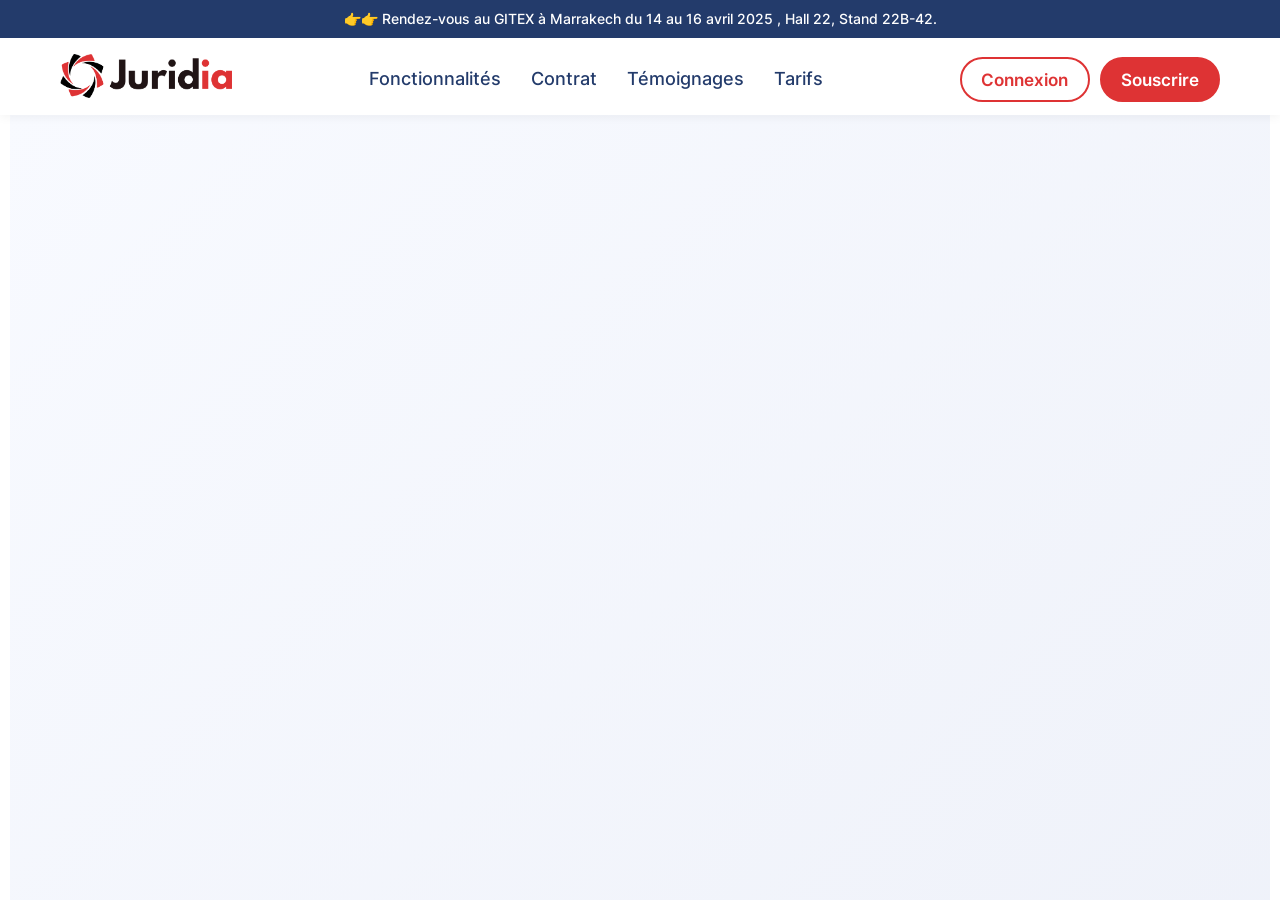
<file: index.html>
<html xmlns="http://www.w3.org/1999/xhtml" lang="en">

<head>
	<meta http-equiv="Content-Type" content="text/html; charset=utf-8" />
	<meta name="description" content="HTTrack is an easy-to-use website mirror utility. It allows you to download a World Wide website from the Internet to a local directory,building recursively all structures, getting html, images, and other files from the server to your computer. Links are rebuiltrelatively so that you can freely browse to the local site (works with any browser). You can mirror several sites together so that you can jump from one toanother. You can, also, update an existing mirror site, or resume an interrupted download. The robot is fully configurable, with an integrated help" />
	<meta name="keywords" content="httrack, HTTRACK, HTTrack, winhttrack, WINHTTRACK, WinHTTrack, offline browser, web mirror utility, aspirateur web, surf offline, web capture, www mirror utility, browse offline, local  site builder, website mirroring, aspirateur www, internet grabber, capture de site web, internet tool, hors connexion, unix, dos, windows 95, windows 98, solaris, ibm580, AIX 4.0, HTS, HTGet, web aspirator, web aspirateur, libre, GPL, GNU, free software" />
	<title>Local index - HTTrack Website Copier</title>
  <!-- Mirror and index made by HTTrack Website Copier/3.49-2 [XR&CO'2014] -->
	<style type="text/css">
	<!--

body {
	margin: 0;  padding: 0;  margin-bottom: 15px;  margin-top: 8px;
	background: #77b;
}
body, td {
	font: 14px "Trebuchet MS", Verdana, Arial, Helvetica, sans-serif;
	}

#subTitle {
	background: #000;  color: #fff;  padding: 4px;  font-weight: bold; 
	}

#siteNavigation a, #siteNavigation .current {
	font-weight: bold;  color: #448;
	}
#siteNavigation a:link    { text-decoration: none; }
#siteNavigation a:visited { text-decoration: none; }

#siteNavigation .current { background-color: #ccd; }

#siteNavigation a:hover   { text-decoration: none;  background-color: #fff;  color: #000; }
#siteNavigation a:active  { text-decoration: none;  background-color: #ccc; }


a:link    { text-decoration: underline;  color: #00f; }
a:visited { text-decoration: underline;  color: #000; }
a:hover   { text-decoration: underline;  color: #c00; }
a:active  { text-decoration: underline; }

#pageContent {
	clear: both;
	border-bottom: 6px solid #000;
	padding: 10px;  padding-top: 20px;
	line-height: 1.65em;
	background-image: url(backblue.gif);
	background-repeat: no-repeat;
	background-position: top right;
	}

#pageContent, #siteNavigation {
	background-color: #ccd;
	}


.imgLeft  { float: left;   margin-right: 10px;  margin-bottom: 10px; }
.imgRight { float: right;  margin-left: 10px;   margin-bottom: 10px; }

hr { height: 1px;  color: #000;  background-color: #000;  margin-bottom: 15px; }

h1 { margin: 0;  font-weight: bold;  font-size: 2em; }
h2 { margin: 0;  font-weight: bold;  font-size: 1.6em; }
h3 { margin: 0;  font-weight: bold;  font-size: 1.3em; }
h4 { margin: 0;  font-weight: bold;  font-size: 1.18em; }

.blak { background-color: #000; }
.hide { display: none; }
.tableWidth { min-width: 400px; }

.tblRegular       { border-collapse: collapse; }
.tblRegular td    { padding: 6px;  background-image: url(fade.gif);  border: 2px solid #99c; }
.tblHeaderColor, .tblHeaderColor td { background: #99c; }
.tblNoBorder td   { border: 0; }


// -->
</style>

</head>

<table width="76%" border="0" align="center" cellspacing="0" cellpadding="3" class="tableWidth">
	<tr>
	<td id="subTitle">HTTrack Website Copier - Open Source offline browser</td>
	</tr>
</table>
<table width="76%" border="0" align="center" cellspacing="0" cellpadding="0" class="tableWidth">
<tr class="blak">
<td>
	<table width="100%" border="0" align="center" cellspacing="1" cellpadding="0">
	<tr>
	<td colspan="6"> 
		<table width="100%" border="0" align="center" cellspacing="0" cellpadding="10">
		<tr> 
		<td id="pageContent"> 
<!-- ==================== End prologue ==================== -->

	<meta name="generator" content="HTTrack Website Copier/3.x">
	<TITLE>Local index - HTTrack</TITLE>
</HEAD>
<BODY>
<H1 ALIGN=Center>Index of locally available sites:</H1>
	<TABLE BORDER="0" WIDTH="100%" CELLSPACING="1" CELLPADDING="0">
		<TR>
			<TD BACKGROUND="fade.gif">
				&middot;
					<A HREF="juridia.ma/index.html">
						Juridia &#8211; La première Intelligence Artificielle juridique 100% Marocaine
					</A>		
			</TD>
		</TR>
	</TABLE>
	<BR>
	<BR>
	<BR>
  	<H6 ALIGN="RIGHT">
	<I>Mirror and index made by HTTrack Website Copier [XR&amp;CO'2008]</I>
	</H6>
	<!-- Mirror and index made by HTTrack Website Copier/3.49-2 [XR&CO'2014] -->
	<!-- Thanks for using HTTrack Website Copier! -->
	<meta HTTP-EQUIV="Refresh" CONTENT="0; URL=juridia.ma/index.html">


<!-- ==================== Start epilogue ==================== -->
		</td>
		</tr>
		</table>
	</td>
	</tr>
	</table>
</td>
</tr>
</table>

<table width="76%" border="0" align="center" valign="bottom" cellspacing="0" cellpadding="0">
	<tr>
	<td id="footer"><small>&copy; 2008 Xavier Roche & other contributors - Web Design: Leto Kauler.</small></td>
	</tr>
</table>

</body>

</html>
</file>
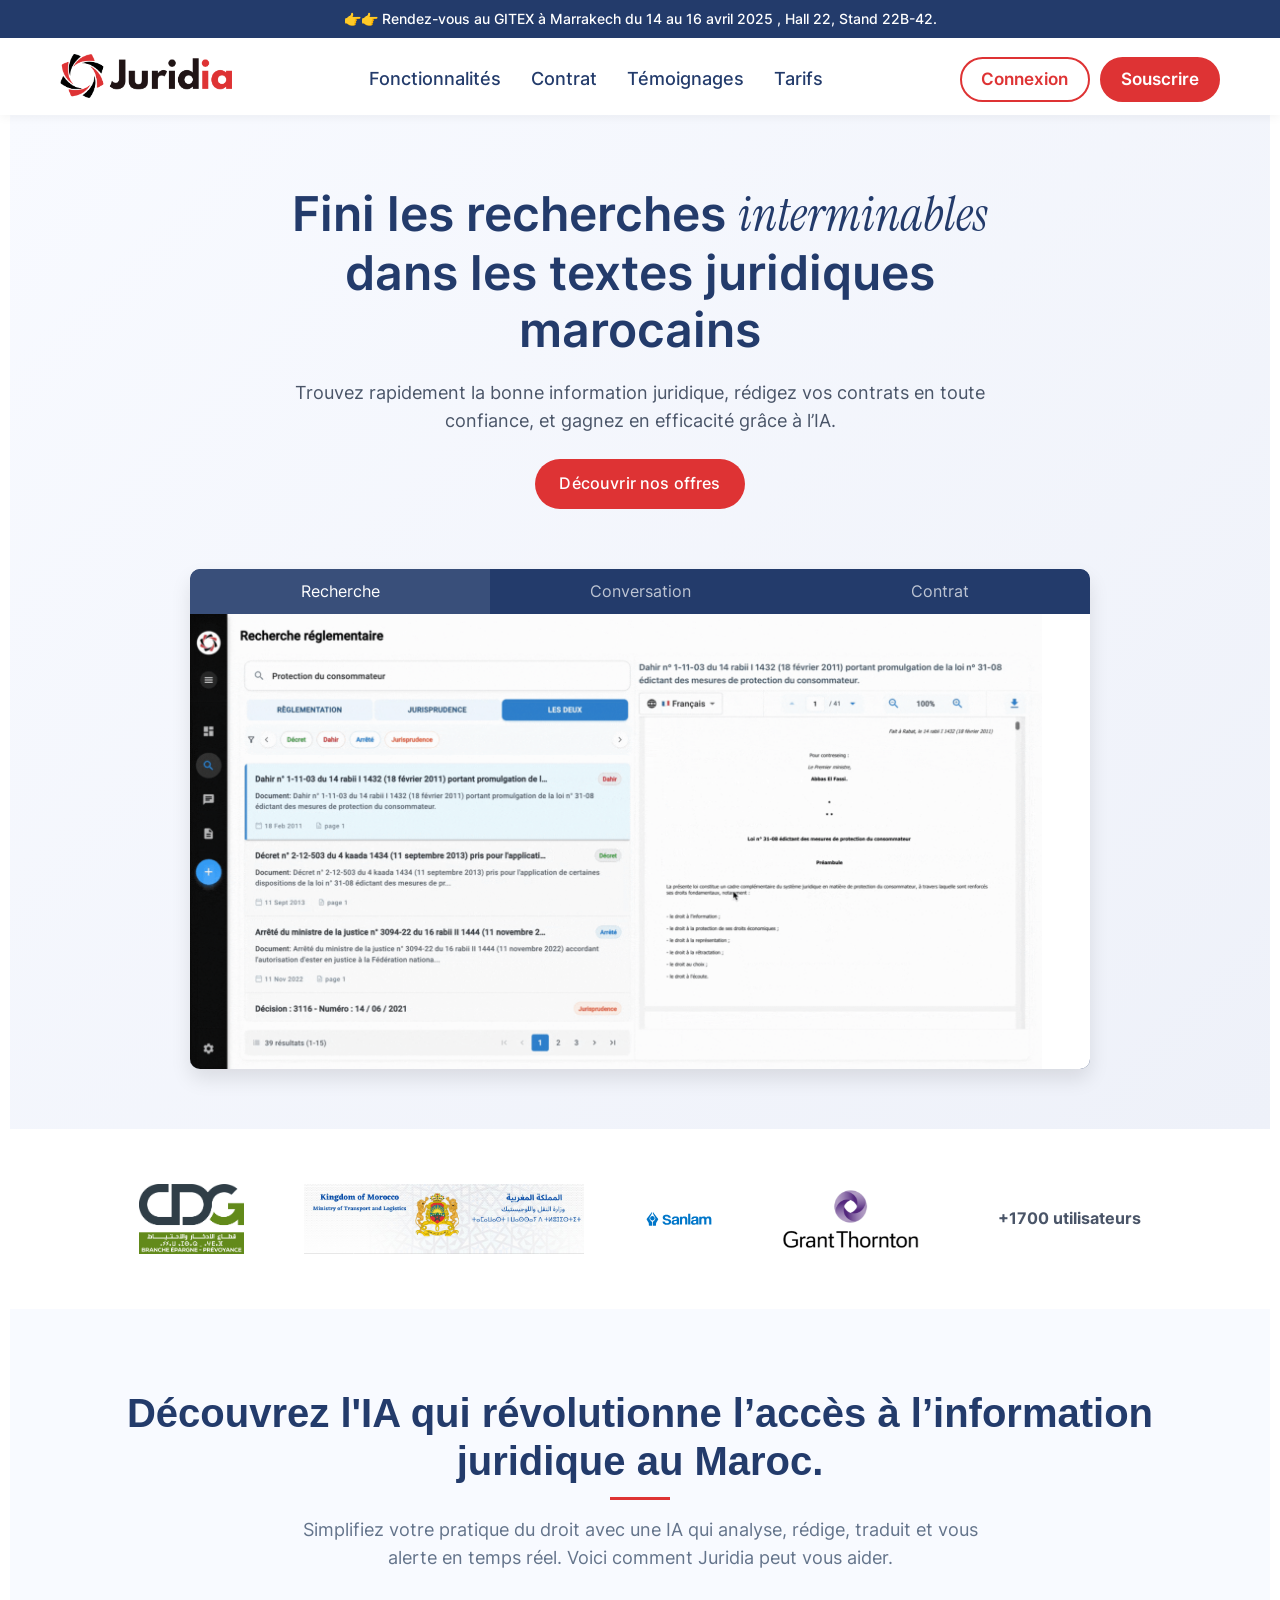
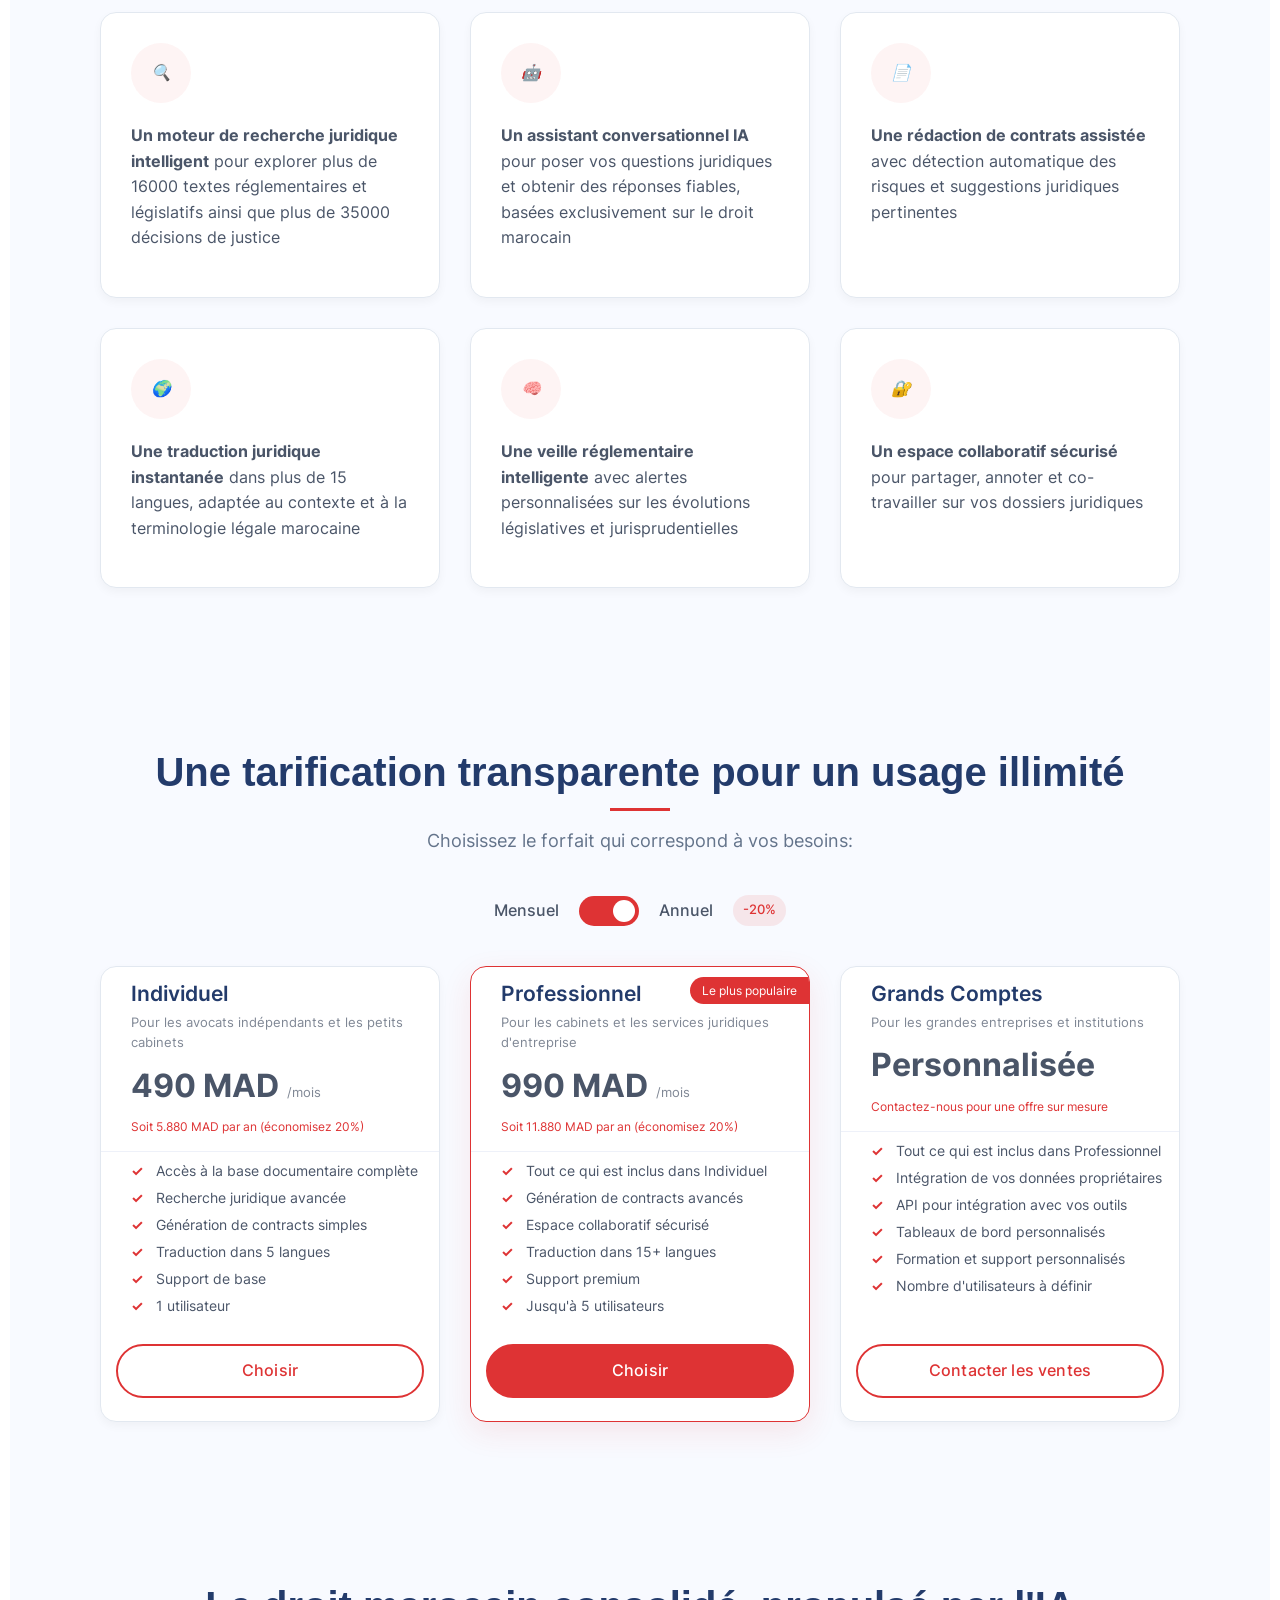
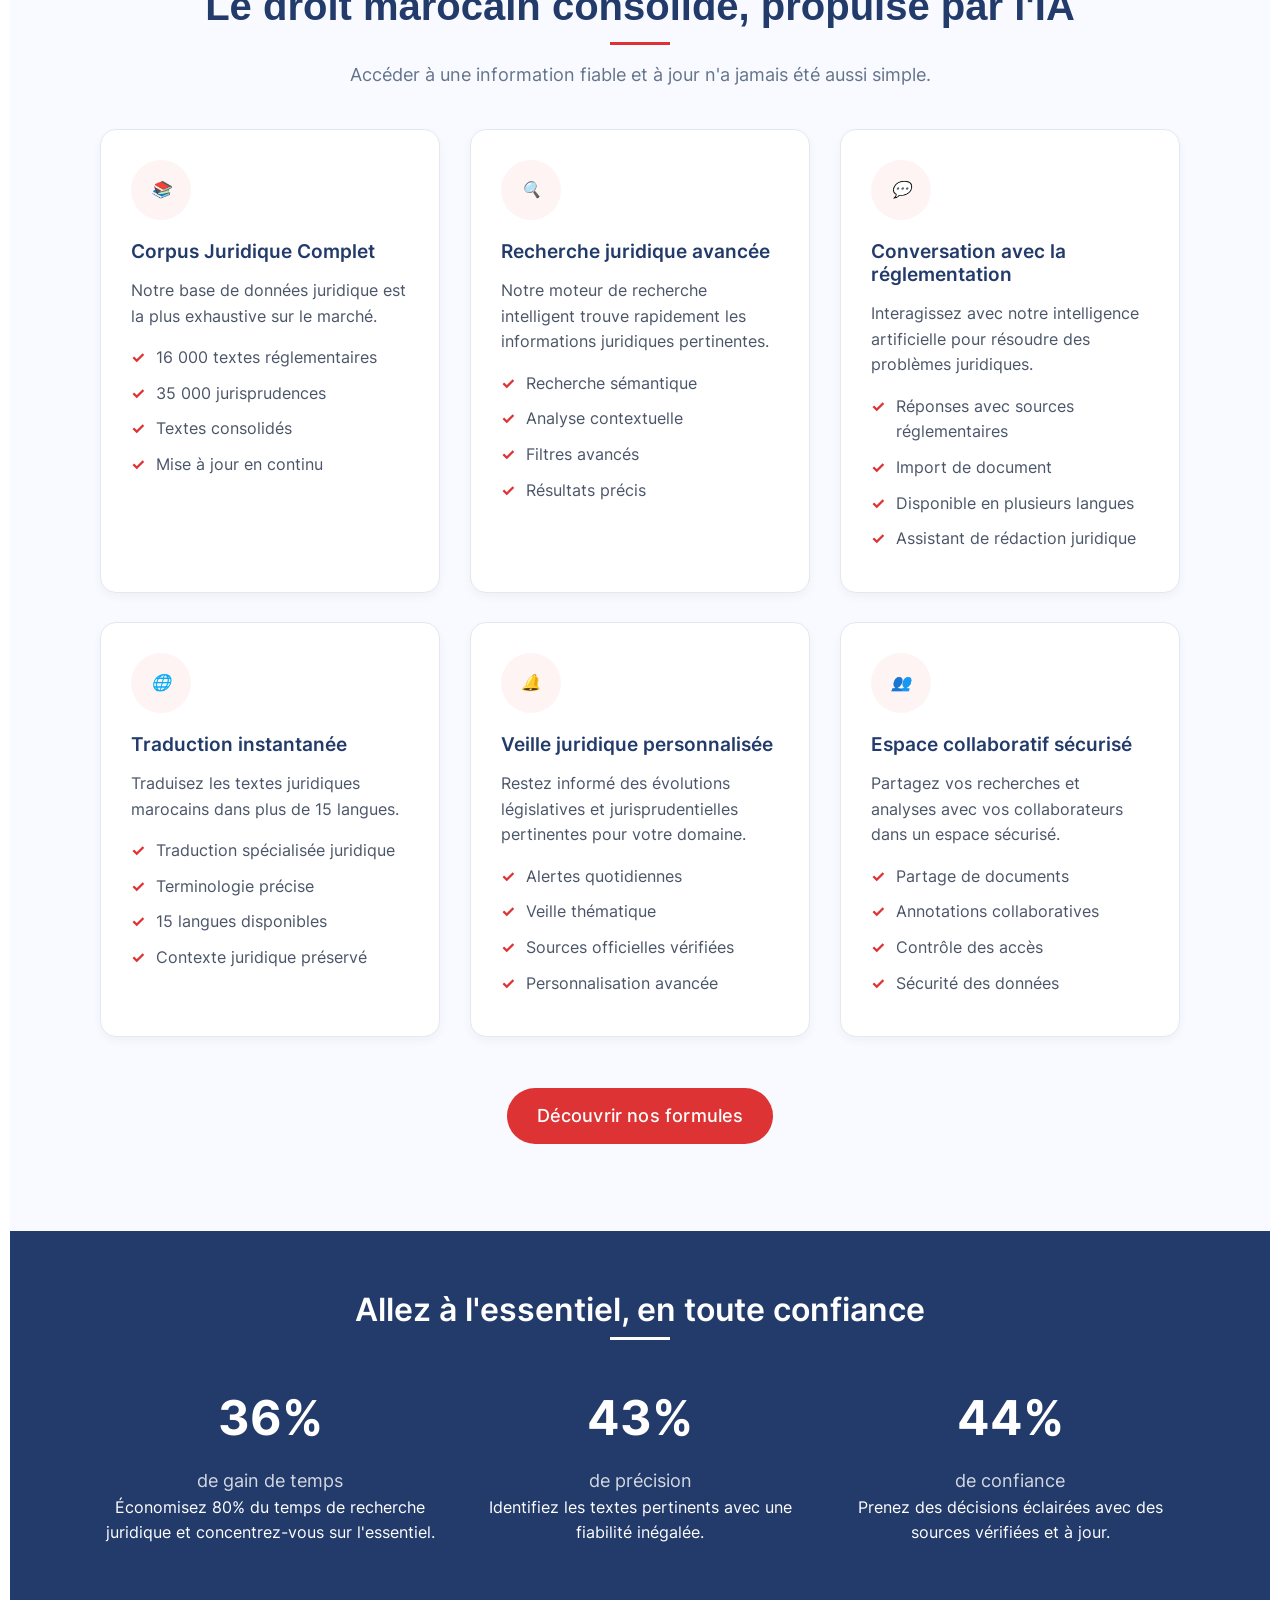
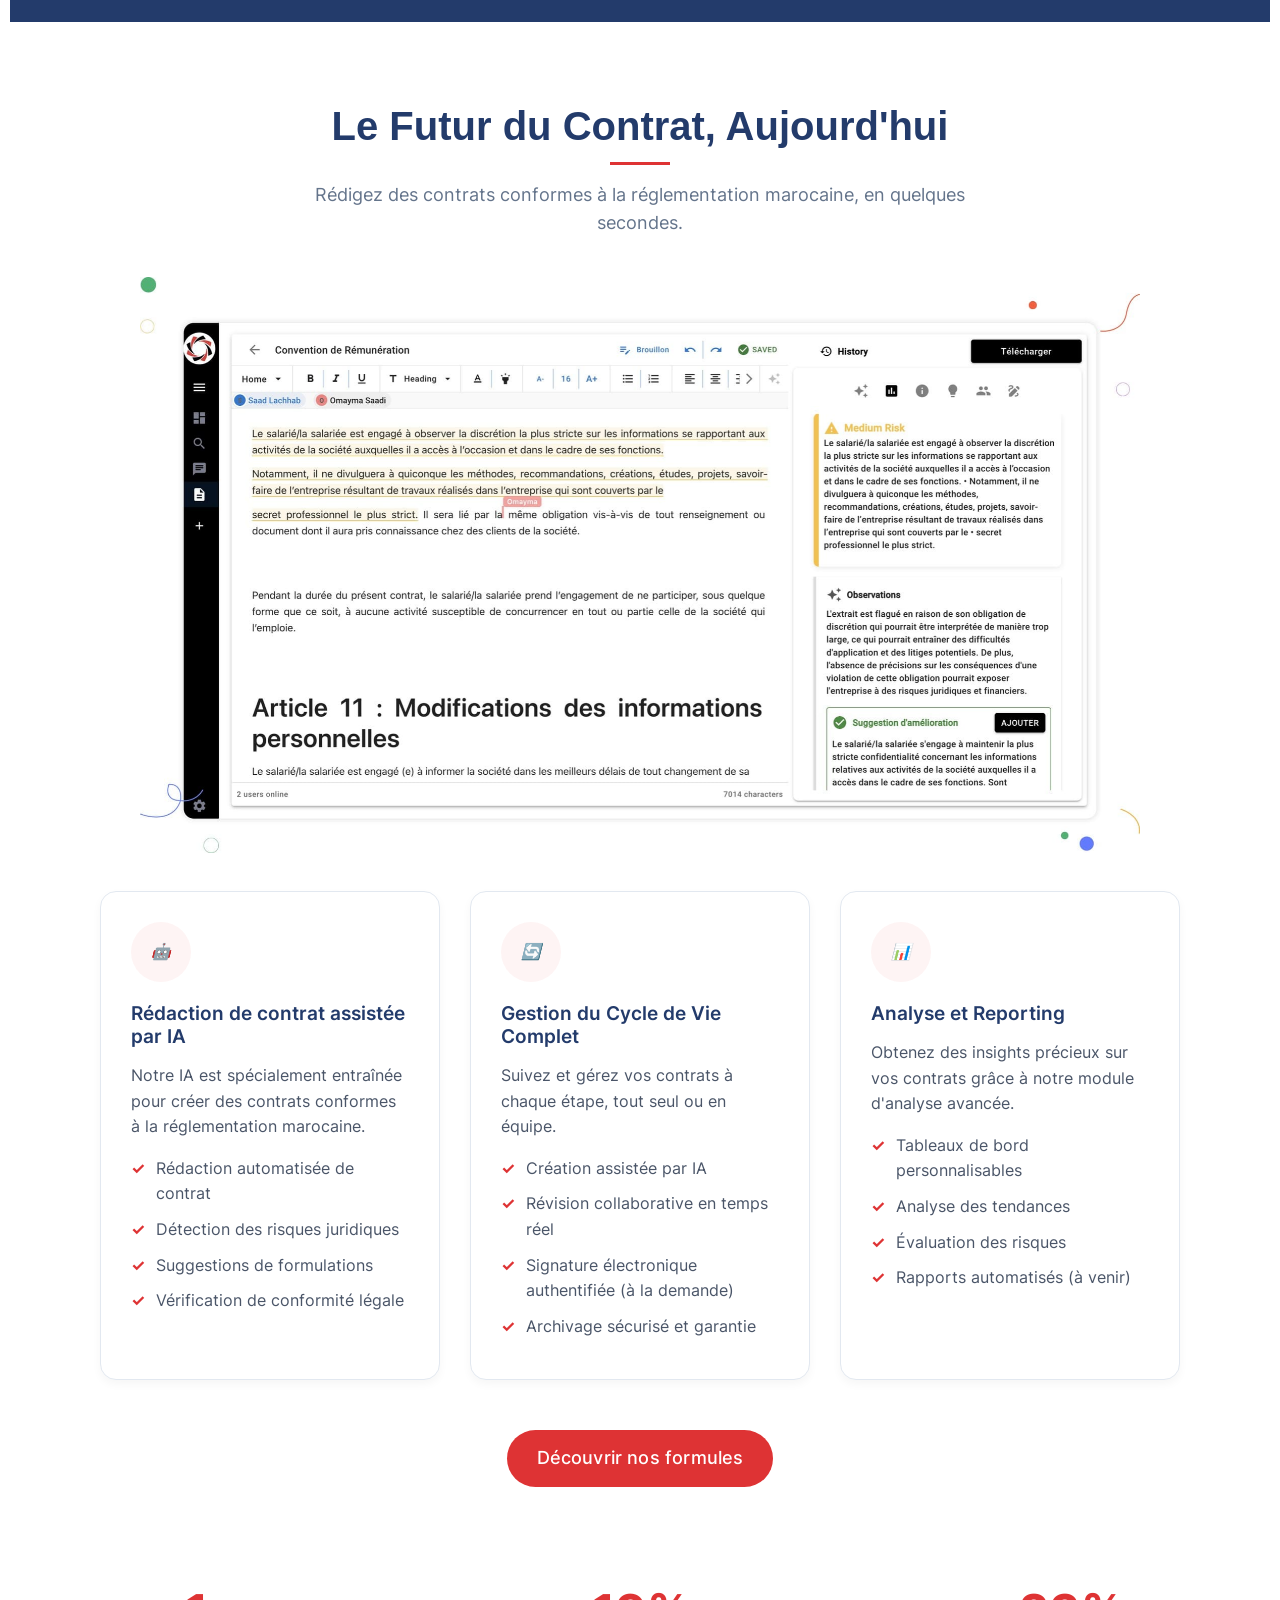
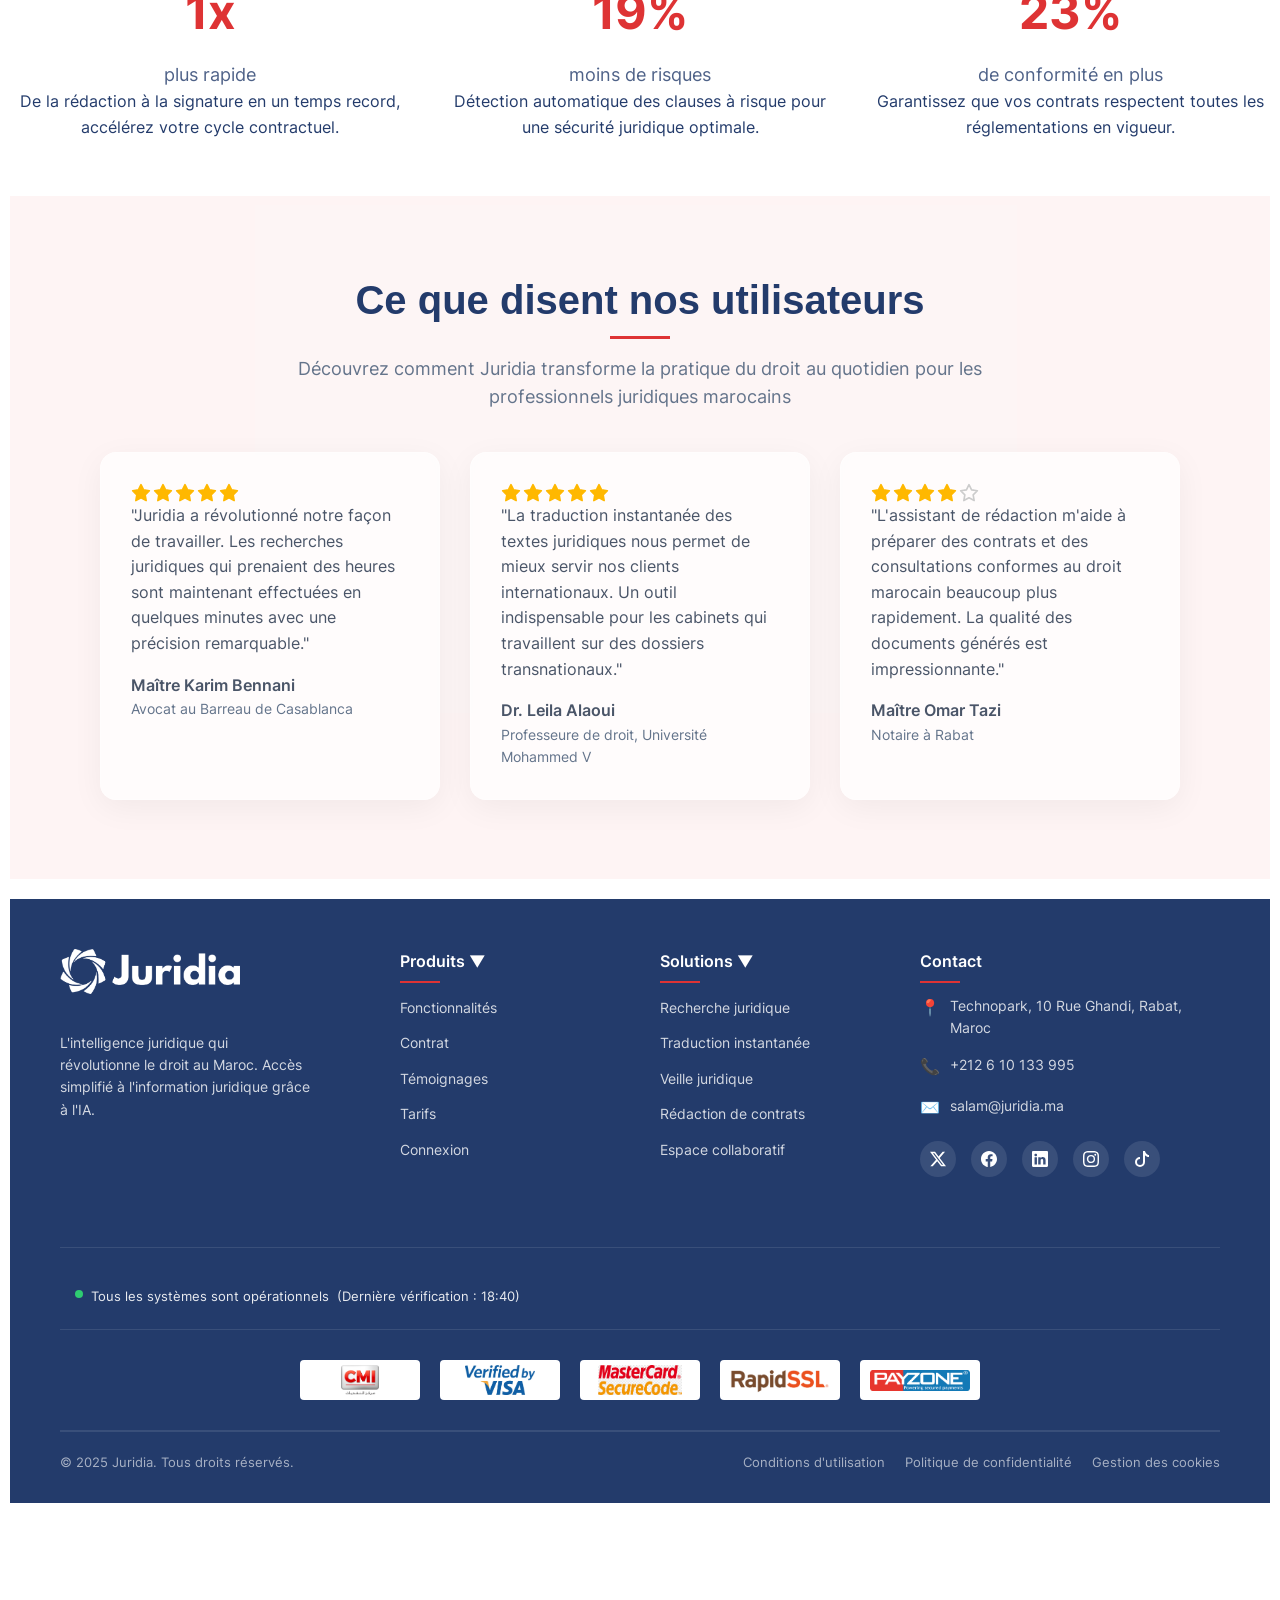
<file: juridia.ma/index.html>
<!DOCTYPE html>
<html lang="en-US">

<!-- Mirrored from juridia.ma/ by HTTrack Website Copier/3.x [XR&CO'2014], Fri, 11 Apr 2025 21:41:57 GMT -->
<!-- Added by HTTrack --><meta http-equiv="content-type" content="text/html;charset=UTF-8" /><!-- /Added by HTTrack -->
<head>
	<meta charset="UTF-8" />
	<meta name="viewport" content="width=device-width, initial-scale=1" />
	<link rel="profile" href="http://gmpg.org/xfn/11" />
	<link rel="pingback" href="xmlrpc.html" />
	<meta name="viewport" content="width=device-width, initial-scale=1" />
<meta name='robots' content='max-image-preview:large' />
	<style>img:is([sizes="auto" i], [sizes^="auto," i]) { contain-intrinsic-size: 3000px 1500px }</style>
	<title>Juridia &#8211; La première Intelligence Artificielle juridique 100% Marocaine</title>
<link rel='dns-prefetch' href='http://www.googletagmanager.com/' />
<link rel="alternate" type="application/rss+xml" title="Juridia &raquo; Feed" href="feed/index.html" />
<link rel="alternate" type="application/rss+xml" title="Juridia &raquo; Comments Feed" href="comments/feed/index.html" />
<script>
window._wpemojiSettings = {"baseUrl":"https:\/\/s.w.org\/images\/core\/emoji\/15.0.3\/72x72\/","ext":".png","svgUrl":"https:\/\/s.w.org\/images\/core\/emoji\/15.0.3\/svg\/","svgExt":".svg","source":{"concatemoji":"https:\/\/juridia.ma\/wp-includes\/js\/wp-emoji-release.min.js?ver=6.7.2"}};
/*! This file is auto-generated */
!function(i,n){var o,s,e;function c(e){try{var t={supportTests:e,timestamp:(new Date).valueOf()};sessionStorage.setItem(o,JSON.stringify(t))}catch(e){}}function p(e,t,n){e.clearRect(0,0,e.canvas.width,e.canvas.height),e.fillText(t,0,0);var t=new Uint32Array(e.getImageData(0,0,e.canvas.width,e.canvas.height).data),r=(e.clearRect(0,0,e.canvas.width,e.canvas.height),e.fillText(n,0,0),new Uint32Array(e.getImageData(0,0,e.canvas.width,e.canvas.height).data));return t.every(function(e,t){return e===r[t]})}function u(e,t,n){switch(t){case"flag":return n(e,"\ud83c\udff3\ufe0f\u200d\u26a7\ufe0f","\ud83c\udff3\ufe0f\u200b\u26a7\ufe0f")?!1:!n(e,"\ud83c\uddfa\ud83c\uddf3","\ud83c\uddfa\u200b\ud83c\uddf3")&&!n(e,"\ud83c\udff4\udb40\udc67\udb40\udc62\udb40\udc65\udb40\udc6e\udb40\udc67\udb40\udc7f","\ud83c\udff4\u200b\udb40\udc67\u200b\udb40\udc62\u200b\udb40\udc65\u200b\udb40\udc6e\u200b\udb40\udc67\u200b\udb40\udc7f");case"emoji":return!n(e,"\ud83d\udc26\u200d\u2b1b","\ud83d\udc26\u200b\u2b1b")}return!1}function f(e,t,n){var r="undefined"!=typeof WorkerGlobalScope&&self instanceof WorkerGlobalScope?new OffscreenCanvas(300,150):i.createElement("canvas"),a=r.getContext("2d",{willReadFrequently:!0}),o=(a.textBaseline="top",a.font="600 32px Arial",{});return e.forEach(function(e){o[e]=t(a,e,n)}),o}function t(e){var t=i.createElement("script");t.src=e,t.defer=!0,i.head.appendChild(t)}"undefined"!=typeof Promise&&(o="wpEmojiSettingsSupports",s=["flag","emoji"],n.supports={everything:!0,everythingExceptFlag:!0},e=new Promise(function(e){i.addEventListener("DOMContentLoaded",e,{once:!0})}),new Promise(function(t){var n=function(){try{var e=JSON.parse(sessionStorage.getItem(o));if("object"==typeof e&&"number"==typeof e.timestamp&&(new Date).valueOf()<e.timestamp+604800&&"object"==typeof e.supportTests)return e.supportTests}catch(e){}return null}();if(!n){if("undefined"!=typeof Worker&&"undefined"!=typeof OffscreenCanvas&&"undefined"!=typeof URL&&URL.createObjectURL&&"undefined"!=typeof Blob)try{var e="postMessage("+f.toString()+"("+[JSON.stringify(s),u.toString(),p.toString()].join(",")+"));",r=new Blob([e],{type:"text/javascript"}),a=new Worker(URL.createObjectURL(r),{name:"wpTestEmojiSupports"});return void(a.onmessage=function(e){c(n=e.data),a.terminate(),t(n)})}catch(e){}c(n=f(s,u,p))}t(n)}).then(function(e){for(var t in e)n.supports[t]=e[t],n.supports.everything=n.supports.everything&&n.supports[t],"flag"!==t&&(n.supports.everythingExceptFlag=n.supports.everythingExceptFlag&&n.supports[t]);n.supports.everythingExceptFlag=n.supports.everythingExceptFlag&&!n.supports.flag,n.DOMReady=!1,n.readyCallback=function(){n.DOMReady=!0}}).then(function(){return e}).then(function(){var e;n.supports.everything||(n.readyCallback(),(e=n.source||{}).concatemoji?t(e.concatemoji):e.wpemoji&&e.twemoji&&(t(e.twemoji),t(e.wpemoji)))}))}((window,document),window._wpemojiSettings);
</script>
<link rel='stylesheet' id='hfe-widgets-style-css' href='wp-content/plugins/header-footer-elementor/inc/widgets-css/frontend950a.css?ver=2.2.3' media='all' />
<style id='wp-emoji-styles-inline-css'>

	img.wp-smiley, img.emoji {
		display: inline !important;
		border: none !important;
		box-shadow: none !important;
		height: 1em !important;
		width: 1em !important;
		margin: 0 0.07em !important;
		vertical-align: -0.1em !important;
		background: none !important;
		padding: 0 !important;
	}
</style>
<style id='wp-block-library-inline-css'>
:root{--wp-admin-theme-color:#007cba;--wp-admin-theme-color--rgb:0,124,186;--wp-admin-theme-color-darker-10:#006ba1;--wp-admin-theme-color-darker-10--rgb:0,107,161;--wp-admin-theme-color-darker-20:#005a87;--wp-admin-theme-color-darker-20--rgb:0,90,135;--wp-admin-border-width-focus:2px;--wp-block-synced-color:#7a00df;--wp-block-synced-color--rgb:122,0,223;--wp-bound-block-color:var(--wp-block-synced-color)}@media (min-resolution:192dpi){:root{--wp-admin-border-width-focus:1.5px}}.wp-element-button{cursor:pointer}:root{--wp--preset--font-size--normal:16px;--wp--preset--font-size--huge:42px}:root .has-very-light-gray-background-color{background-color:#eee}:root .has-very-dark-gray-background-color{background-color:#313131}:root .has-very-light-gray-color{color:#eee}:root .has-very-dark-gray-color{color:#313131}:root .has-vivid-green-cyan-to-vivid-cyan-blue-gradient-background{background:linear-gradient(135deg,#00d084,#0693e3)}:root .has-purple-crush-gradient-background{background:linear-gradient(135deg,#34e2e4,#4721fb 50%,#ab1dfe)}:root .has-hazy-dawn-gradient-background{background:linear-gradient(135deg,#faaca8,#dad0ec)}:root .has-subdued-olive-gradient-background{background:linear-gradient(135deg,#fafae1,#67a671)}:root .has-atomic-cream-gradient-background{background:linear-gradient(135deg,#fdd79a,#004a59)}:root .has-nightshade-gradient-background{background:linear-gradient(135deg,#330968,#31cdcf)}:root .has-midnight-gradient-background{background:linear-gradient(135deg,#020381,#2874fc)}.has-regular-font-size{font-size:1em}.has-larger-font-size{font-size:2.625em}.has-normal-font-size{font-size:var(--wp--preset--font-size--normal)}.has-huge-font-size{font-size:var(--wp--preset--font-size--huge)}.has-text-align-center{text-align:center}.has-text-align-left{text-align:left}.has-text-align-right{text-align:right}#end-resizable-editor-section{display:none}.aligncenter{clear:both}.items-justified-left{justify-content:flex-start}.items-justified-center{justify-content:center}.items-justified-right{justify-content:flex-end}.items-justified-space-between{justify-content:space-between}.screen-reader-text{border:0;clip:rect(1px,1px,1px,1px);clip-path:inset(50%);height:1px;margin:-1px;overflow:hidden;padding:0;position:absolute;width:1px;word-wrap:normal!important}.screen-reader-text:focus{background-color:#ddd;clip:auto!important;clip-path:none;color:#444;display:block;font-size:1em;height:auto;left:5px;line-height:normal;padding:15px 23px 14px;text-decoration:none;top:5px;width:auto;z-index:100000}html :where(.has-border-color){border-style:solid}html :where([style*=border-top-color]){border-top-style:solid}html :where([style*=border-right-color]){border-right-style:solid}html :where([style*=border-bottom-color]){border-bottom-style:solid}html :where([style*=border-left-color]){border-left-style:solid}html :where([style*=border-width]){border-style:solid}html :where([style*=border-top-width]){border-top-style:solid}html :where([style*=border-right-width]){border-right-style:solid}html :where([style*=border-bottom-width]){border-bottom-style:solid}html :where([style*=border-left-width]){border-left-style:solid}html :where(img[class*=wp-image-]){height:auto;max-width:100%}:where(figure){margin:0 0 1em}html :where(.is-position-sticky){--wp-admin--admin-bar--position-offset:var(--wp-admin--admin-bar--height,0px)}@media screen and (max-width:600px){html :where(.is-position-sticky){--wp-admin--admin-bar--position-offset:0px}}
</style>
<style id='global-styles-inline-css'>
:root{--wp--preset--aspect-ratio--square: 1;--wp--preset--aspect-ratio--4-3: 4/3;--wp--preset--aspect-ratio--3-4: 3/4;--wp--preset--aspect-ratio--3-2: 3/2;--wp--preset--aspect-ratio--2-3: 2/3;--wp--preset--aspect-ratio--16-9: 16/9;--wp--preset--aspect-ratio--9-16: 9/16;--wp--preset--color--black: #000000;--wp--preset--color--cyan-bluish-gray: #abb8c3;--wp--preset--color--white: #ffffff;--wp--preset--color--pale-pink: #f78da7;--wp--preset--color--vivid-red: #cf2e2e;--wp--preset--color--luminous-vivid-orange: #ff6900;--wp--preset--color--luminous-vivid-amber: #fcb900;--wp--preset--color--light-green-cyan: #7bdcb5;--wp--preset--color--vivid-green-cyan: #00d084;--wp--preset--color--pale-cyan-blue: #8ed1fc;--wp--preset--color--vivid-cyan-blue: #0693e3;--wp--preset--color--vivid-purple: #9b51e0;--wp--preset--color--base: #f9f9f9;--wp--preset--color--base-2: #ffffff;--wp--preset--color--contrast: #111111;--wp--preset--color--contrast-2: #636363;--wp--preset--color--contrast-3: #A4A4A4;--wp--preset--color--accent: #cfcabe;--wp--preset--color--accent-2: #c2a990;--wp--preset--color--accent-3: #d8613c;--wp--preset--color--accent-4: #b1c5a4;--wp--preset--color--accent-5: #b5bdbc;--wp--preset--gradient--vivid-cyan-blue-to-vivid-purple: linear-gradient(135deg,rgba(6,147,227,1) 0%,rgb(155,81,224) 100%);--wp--preset--gradient--light-green-cyan-to-vivid-green-cyan: linear-gradient(135deg,rgb(122,220,180) 0%,rgb(0,208,130) 100%);--wp--preset--gradient--luminous-vivid-amber-to-luminous-vivid-orange: linear-gradient(135deg,rgba(252,185,0,1) 0%,rgba(255,105,0,1) 100%);--wp--preset--gradient--luminous-vivid-orange-to-vivid-red: linear-gradient(135deg,rgba(255,105,0,1) 0%,rgb(207,46,46) 100%);--wp--preset--gradient--very-light-gray-to-cyan-bluish-gray: linear-gradient(135deg,rgb(238,238,238) 0%,rgb(169,184,195) 100%);--wp--preset--gradient--cool-to-warm-spectrum: linear-gradient(135deg,rgb(74,234,220) 0%,rgb(151,120,209) 20%,rgb(207,42,186) 40%,rgb(238,44,130) 60%,rgb(251,105,98) 80%,rgb(254,248,76) 100%);--wp--preset--gradient--blush-light-purple: linear-gradient(135deg,rgb(255,206,236) 0%,rgb(152,150,240) 100%);--wp--preset--gradient--blush-bordeaux: linear-gradient(135deg,rgb(254,205,165) 0%,rgb(254,45,45) 50%,rgb(107,0,62) 100%);--wp--preset--gradient--luminous-dusk: linear-gradient(135deg,rgb(255,203,112) 0%,rgb(199,81,192) 50%,rgb(65,88,208) 100%);--wp--preset--gradient--pale-ocean: linear-gradient(135deg,rgb(255,245,203) 0%,rgb(182,227,212) 50%,rgb(51,167,181) 100%);--wp--preset--gradient--electric-grass: linear-gradient(135deg,rgb(202,248,128) 0%,rgb(113,206,126) 100%);--wp--preset--gradient--midnight: linear-gradient(135deg,rgb(2,3,129) 0%,rgb(40,116,252) 100%);--wp--preset--gradient--gradient-1: linear-gradient(to bottom, #cfcabe 0%, #F9F9F9 100%);--wp--preset--gradient--gradient-2: linear-gradient(to bottom, #C2A990 0%, #F9F9F9 100%);--wp--preset--gradient--gradient-3: linear-gradient(to bottom, #D8613C 0%, #F9F9F9 100%);--wp--preset--gradient--gradient-4: linear-gradient(to bottom, #B1C5A4 0%, #F9F9F9 100%);--wp--preset--gradient--gradient-5: linear-gradient(to bottom, #B5BDBC 0%, #F9F9F9 100%);--wp--preset--gradient--gradient-6: linear-gradient(to bottom, #A4A4A4 0%, #F9F9F9 100%);--wp--preset--gradient--gradient-7: linear-gradient(to bottom, #cfcabe 50%, #F9F9F9 50%);--wp--preset--gradient--gradient-8: linear-gradient(to bottom, #C2A990 50%, #F9F9F9 50%);--wp--preset--gradient--gradient-9: linear-gradient(to bottom, #D8613C 50%, #F9F9F9 50%);--wp--preset--gradient--gradient-10: linear-gradient(to bottom, #B1C5A4 50%, #F9F9F9 50%);--wp--preset--gradient--gradient-11: linear-gradient(to bottom, #B5BDBC 50%, #F9F9F9 50%);--wp--preset--gradient--gradient-12: linear-gradient(to bottom, #A4A4A4 50%, #F9F9F9 50%);--wp--preset--font-size--small: 0.9rem;--wp--preset--font-size--medium: 1.05rem;--wp--preset--font-size--large: clamp(1.39rem, 1.39rem + ((1vw - 0.2rem) * 0.767), 1.85rem);--wp--preset--font-size--x-large: clamp(1.85rem, 1.85rem + ((1vw - 0.2rem) * 1.083), 2.5rem);--wp--preset--font-size--xx-large: clamp(2.5rem, 2.5rem + ((1vw - 0.2rem) * 1.283), 3.27rem);--wp--preset--font-family--body: "Inter", sans-serif;--wp--preset--font-family--heading: Cardo;--wp--preset--font-family--system-sans-serif: -apple-system, BlinkMacSystemFont, avenir next, avenir, segoe ui, helvetica neue, helvetica, Cantarell, Ubuntu, roboto, noto, arial, sans-serif;--wp--preset--font-family--system-serif: Iowan Old Style, Apple Garamond, Baskerville, Times New Roman, Droid Serif, Times, Source Serif Pro, serif, Apple Color Emoji, Segoe UI Emoji, Segoe UI Symbol;--wp--preset--spacing--20: min(1.5rem, 2vw);--wp--preset--spacing--30: min(2.5rem, 3vw);--wp--preset--spacing--40: min(4rem, 5vw);--wp--preset--spacing--50: min(6.5rem, 8vw);--wp--preset--spacing--60: min(10.5rem, 13vw);--wp--preset--spacing--70: 3.38rem;--wp--preset--spacing--80: 5.06rem;--wp--preset--spacing--10: 1rem;--wp--preset--shadow--natural: 6px 6px 9px rgba(0, 0, 0, 0.2);--wp--preset--shadow--deep: 12px 12px 50px rgba(0, 0, 0, 0.4);--wp--preset--shadow--sharp: 6px 6px 0px rgba(0, 0, 0, 0.2);--wp--preset--shadow--outlined: 6px 6px 0px -3px rgba(255, 255, 255, 1), 6px 6px rgba(0, 0, 0, 1);--wp--preset--shadow--crisp: 6px 6px 0px rgba(0, 0, 0, 1);}:root { --wp--style--global--content-size: 620px;--wp--style--global--wide-size: 1280px; }:where(body) { margin: 0; }.wp-site-blocks { padding-top: var(--wp--style--root--padding-top); padding-bottom: var(--wp--style--root--padding-bottom); }.has-global-padding { padding-right: var(--wp--style--root--padding-right); padding-left: var(--wp--style--root--padding-left); }.has-global-padding > .alignfull { margin-right: calc(var(--wp--style--root--padding-right) * -1); margin-left: calc(var(--wp--style--root--padding-left) * -1); }.has-global-padding :where(:not(.alignfull.is-layout-flow) > .has-global-padding:not(.wp-block-block, .alignfull)) { padding-right: 0; padding-left: 0; }.has-global-padding :where(:not(.alignfull.is-layout-flow) > .has-global-padding:not(.wp-block-block, .alignfull)) > .alignfull { margin-left: 0; margin-right: 0; }.wp-site-blocks > .alignleft { float: left; margin-right: 2em; }.wp-site-blocks > .alignright { float: right; margin-left: 2em; }.wp-site-blocks > .aligncenter { justify-content: center; margin-left: auto; margin-right: auto; }:where(.wp-site-blocks) > * { margin-block-start: 1.2rem; margin-block-end: 0; }:where(.wp-site-blocks) > :first-child { margin-block-start: 0; }:where(.wp-site-blocks) > :last-child { margin-block-end: 0; }:root { --wp--style--block-gap: 1.2rem; }:root :where(.is-layout-flow) > :first-child{margin-block-start: 0;}:root :where(.is-layout-flow) > :last-child{margin-block-end: 0;}:root :where(.is-layout-flow) > *{margin-block-start: 1.2rem;margin-block-end: 0;}:root :where(.is-layout-constrained) > :first-child{margin-block-start: 0;}:root :where(.is-layout-constrained) > :last-child{margin-block-end: 0;}:root :where(.is-layout-constrained) > *{margin-block-start: 1.2rem;margin-block-end: 0;}:root :where(.is-layout-flex){gap: 1.2rem;}:root :where(.is-layout-grid){gap: 1.2rem;}.is-layout-flow > .alignleft{float: left;margin-inline-start: 0;margin-inline-end: 2em;}.is-layout-flow > .alignright{float: right;margin-inline-start: 2em;margin-inline-end: 0;}.is-layout-flow > .aligncenter{margin-left: auto !important;margin-right: auto !important;}.is-layout-constrained > .alignleft{float: left;margin-inline-start: 0;margin-inline-end: 2em;}.is-layout-constrained > .alignright{float: right;margin-inline-start: 2em;margin-inline-end: 0;}.is-layout-constrained > .aligncenter{margin-left: auto !important;margin-right: auto !important;}.is-layout-constrained > :where(:not(.alignleft):not(.alignright):not(.alignfull)){max-width: var(--wp--style--global--content-size);margin-left: auto !important;margin-right: auto !important;}.is-layout-constrained > .alignwide{max-width: var(--wp--style--global--wide-size);}body .is-layout-flex{display: flex;}.is-layout-flex{flex-wrap: wrap;align-items: center;}.is-layout-flex > :is(*, div){margin: 0;}body .is-layout-grid{display: grid;}.is-layout-grid > :is(*, div){margin: 0;}body{background-color: var(--wp--preset--color--base);color: var(--wp--preset--color--contrast);font-family: var(--wp--preset--font-family--body);font-size: var(--wp--preset--font-size--medium);font-style: normal;font-weight: 400;line-height: 1.55;--wp--style--root--padding-top: 0px;--wp--style--root--padding-right: var(--wp--preset--spacing--50);--wp--style--root--padding-bottom: 0px;--wp--style--root--padding-left: var(--wp--preset--spacing--50);}a:where(:not(.wp-element-button)){color: var(--wp--preset--color--contrast);text-decoration: underline;}:root :where(a:where(:not(.wp-element-button)):hover){text-decoration: none;}h1, h2, h3, h4, h5, h6{color: var(--wp--preset--color--contrast);font-family: var(--wp--preset--font-family--heading);font-weight: 400;line-height: 1.2;}h1{font-size: var(--wp--preset--font-size--xx-large);line-height: 1.15;}h2{font-size: var(--wp--preset--font-size--x-large);}h3{font-size: var(--wp--preset--font-size--large);}h4{font-size: clamp(1.1rem, 1.1rem + ((1vw - 0.2rem) * 0.767), 1.5rem);}h5{font-size: var(--wp--preset--font-size--medium);}h6{font-size: var(--wp--preset--font-size--small);}:root :where(.wp-element-button, .wp-block-button__link){background-color: var(--wp--preset--color--contrast);border-radius: .33rem;border-color: var(--wp--preset--color--contrast);border-width: 0;color: var(--wp--preset--color--base);font-family: inherit;font-size: var(--wp--preset--font-size--small);font-style: normal;font-weight: 500;line-height: inherit;padding-top: 0.6rem;padding-right: 1rem;padding-bottom: 0.6rem;padding-left: 1rem;text-decoration: none;}:root :where(.wp-element-button:hover, .wp-block-button__link:hover){background-color: var(--wp--preset--color--contrast-2);border-color: var(--wp--preset--color--contrast-2);color: var(--wp--preset--color--base);}:root :where(.wp-element-button:focus, .wp-block-button__link:focus){background-color: var(--wp--preset--color--contrast-2);border-color: var(--wp--preset--color--contrast-2);color: var(--wp--preset--color--base);outline-color: var(--wp--preset--color--contrast);outline-offset: 2px;}:root :where(.wp-element-button:active, .wp-block-button__link:active){background-color: var(--wp--preset--color--contrast);color: var(--wp--preset--color--base);}:root :where(.wp-element-caption, .wp-block-audio figcaption, .wp-block-embed figcaption, .wp-block-gallery figcaption, .wp-block-image figcaption, .wp-block-table figcaption, .wp-block-video figcaption){color: var(--wp--preset--color--contrast-2);font-family: var(--wp--preset--font-family--body);font-size: 0.8rem;}.has-black-color{color: var(--wp--preset--color--black) !important;}.has-cyan-bluish-gray-color{color: var(--wp--preset--color--cyan-bluish-gray) !important;}.has-white-color{color: var(--wp--preset--color--white) !important;}.has-pale-pink-color{color: var(--wp--preset--color--pale-pink) !important;}.has-vivid-red-color{color: var(--wp--preset--color--vivid-red) !important;}.has-luminous-vivid-orange-color{color: var(--wp--preset--color--luminous-vivid-orange) !important;}.has-luminous-vivid-amber-color{color: var(--wp--preset--color--luminous-vivid-amber) !important;}.has-light-green-cyan-color{color: var(--wp--preset--color--light-green-cyan) !important;}.has-vivid-green-cyan-color{color: var(--wp--preset--color--vivid-green-cyan) !important;}.has-pale-cyan-blue-color{color: var(--wp--preset--color--pale-cyan-blue) !important;}.has-vivid-cyan-blue-color{color: var(--wp--preset--color--vivid-cyan-blue) !important;}.has-vivid-purple-color{color: var(--wp--preset--color--vivid-purple) !important;}.has-base-color{color: var(--wp--preset--color--base) !important;}.has-base-2-color{color: var(--wp--preset--color--base-2) !important;}.has-contrast-color{color: var(--wp--preset--color--contrast) !important;}.has-contrast-2-color{color: var(--wp--preset--color--contrast-2) !important;}.has-contrast-3-color{color: var(--wp--preset--color--contrast-3) !important;}.has-accent-color{color: var(--wp--preset--color--accent) !important;}.has-accent-2-color{color: var(--wp--preset--color--accent-2) !important;}.has-accent-3-color{color: var(--wp--preset--color--accent-3) !important;}.has-accent-4-color{color: var(--wp--preset--color--accent-4) !important;}.has-accent-5-color{color: var(--wp--preset--color--accent-5) !important;}.has-black-background-color{background-color: var(--wp--preset--color--black) !important;}.has-cyan-bluish-gray-background-color{background-color: var(--wp--preset--color--cyan-bluish-gray) !important;}.has-white-background-color{background-color: var(--wp--preset--color--white) !important;}.has-pale-pink-background-color{background-color: var(--wp--preset--color--pale-pink) !important;}.has-vivid-red-background-color{background-color: var(--wp--preset--color--vivid-red) !important;}.has-luminous-vivid-orange-background-color{background-color: var(--wp--preset--color--luminous-vivid-orange) !important;}.has-luminous-vivid-amber-background-color{background-color: var(--wp--preset--color--luminous-vivid-amber) !important;}.has-light-green-cyan-background-color{background-color: var(--wp--preset--color--light-green-cyan) !important;}.has-vivid-green-cyan-background-color{background-color: var(--wp--preset--color--vivid-green-cyan) !important;}.has-pale-cyan-blue-background-color{background-color: var(--wp--preset--color--pale-cyan-blue) !important;}.has-vivid-cyan-blue-background-color{background-color: var(--wp--preset--color--vivid-cyan-blue) !important;}.has-vivid-purple-background-color{background-color: var(--wp--preset--color--vivid-purple) !important;}.has-base-background-color{background-color: var(--wp--preset--color--base) !important;}.has-base-2-background-color{background-color: var(--wp--preset--color--base-2) !important;}.has-contrast-background-color{background-color: var(--wp--preset--color--contrast) !important;}.has-contrast-2-background-color{background-color: var(--wp--preset--color--contrast-2) !important;}.has-contrast-3-background-color{background-color: var(--wp--preset--color--contrast-3) !important;}.has-accent-background-color{background-color: var(--wp--preset--color--accent) !important;}.has-accent-2-background-color{background-color: var(--wp--preset--color--accent-2) !important;}.has-accent-3-background-color{background-color: var(--wp--preset--color--accent-3) !important;}.has-accent-4-background-color{background-color: var(--wp--preset--color--accent-4) !important;}.has-accent-5-background-color{background-color: var(--wp--preset--color--accent-5) !important;}.has-black-border-color{border-color: var(--wp--preset--color--black) !important;}.has-cyan-bluish-gray-border-color{border-color: var(--wp--preset--color--cyan-bluish-gray) !important;}.has-white-border-color{border-color: var(--wp--preset--color--white) !important;}.has-pale-pink-border-color{border-color: var(--wp--preset--color--pale-pink) !important;}.has-vivid-red-border-color{border-color: var(--wp--preset--color--vivid-red) !important;}.has-luminous-vivid-orange-border-color{border-color: var(--wp--preset--color--luminous-vivid-orange) !important;}.has-luminous-vivid-amber-border-color{border-color: var(--wp--preset--color--luminous-vivid-amber) !important;}.has-light-green-cyan-border-color{border-color: var(--wp--preset--color--light-green-cyan) !important;}.has-vivid-green-cyan-border-color{border-color: var(--wp--preset--color--vivid-green-cyan) !important;}.has-pale-cyan-blue-border-color{border-color: var(--wp--preset--color--pale-cyan-blue) !important;}.has-vivid-cyan-blue-border-color{border-color: var(--wp--preset--color--vivid-cyan-blue) !important;}.has-vivid-purple-border-color{border-color: var(--wp--preset--color--vivid-purple) !important;}.has-base-border-color{border-color: var(--wp--preset--color--base) !important;}.has-base-2-border-color{border-color: var(--wp--preset--color--base-2) !important;}.has-contrast-border-color{border-color: var(--wp--preset--color--contrast) !important;}.has-contrast-2-border-color{border-color: var(--wp--preset--color--contrast-2) !important;}.has-contrast-3-border-color{border-color: var(--wp--preset--color--contrast-3) !important;}.has-accent-border-color{border-color: var(--wp--preset--color--accent) !important;}.has-accent-2-border-color{border-color: var(--wp--preset--color--accent-2) !important;}.has-accent-3-border-color{border-color: var(--wp--preset--color--accent-3) !important;}.has-accent-4-border-color{border-color: var(--wp--preset--color--accent-4) !important;}.has-accent-5-border-color{border-color: var(--wp--preset--color--accent-5) !important;}.has-vivid-cyan-blue-to-vivid-purple-gradient-background{background: var(--wp--preset--gradient--vivid-cyan-blue-to-vivid-purple) !important;}.has-light-green-cyan-to-vivid-green-cyan-gradient-background{background: var(--wp--preset--gradient--light-green-cyan-to-vivid-green-cyan) !important;}.has-luminous-vivid-amber-to-luminous-vivid-orange-gradient-background{background: var(--wp--preset--gradient--luminous-vivid-amber-to-luminous-vivid-orange) !important;}.has-luminous-vivid-orange-to-vivid-red-gradient-background{background: var(--wp--preset--gradient--luminous-vivid-orange-to-vivid-red) !important;}.has-very-light-gray-to-cyan-bluish-gray-gradient-background{background: var(--wp--preset--gradient--very-light-gray-to-cyan-bluish-gray) !important;}.has-cool-to-warm-spectrum-gradient-background{background: var(--wp--preset--gradient--cool-to-warm-spectrum) !important;}.has-blush-light-purple-gradient-background{background: var(--wp--preset--gradient--blush-light-purple) !important;}.has-blush-bordeaux-gradient-background{background: var(--wp--preset--gradient--blush-bordeaux) !important;}.has-luminous-dusk-gradient-background{background: var(--wp--preset--gradient--luminous-dusk) !important;}.has-pale-ocean-gradient-background{background: var(--wp--preset--gradient--pale-ocean) !important;}.has-electric-grass-gradient-background{background: var(--wp--preset--gradient--electric-grass) !important;}.has-midnight-gradient-background{background: var(--wp--preset--gradient--midnight) !important;}.has-gradient-1-gradient-background{background: var(--wp--preset--gradient--gradient-1) !important;}.has-gradient-2-gradient-background{background: var(--wp--preset--gradient--gradient-2) !important;}.has-gradient-3-gradient-background{background: var(--wp--preset--gradient--gradient-3) !important;}.has-gradient-4-gradient-background{background: var(--wp--preset--gradient--gradient-4) !important;}.has-gradient-5-gradient-background{background: var(--wp--preset--gradient--gradient-5) !important;}.has-gradient-6-gradient-background{background: var(--wp--preset--gradient--gradient-6) !important;}.has-gradient-7-gradient-background{background: var(--wp--preset--gradient--gradient-7) !important;}.has-gradient-8-gradient-background{background: var(--wp--preset--gradient--gradient-8) !important;}.has-gradient-9-gradient-background{background: var(--wp--preset--gradient--gradient-9) !important;}.has-gradient-10-gradient-background{background: var(--wp--preset--gradient--gradient-10) !important;}.has-gradient-11-gradient-background{background: var(--wp--preset--gradient--gradient-11) !important;}.has-gradient-12-gradient-background{background: var(--wp--preset--gradient--gradient-12) !important;}.has-small-font-size{font-size: var(--wp--preset--font-size--small) !important;}.has-medium-font-size{font-size: var(--wp--preset--font-size--medium) !important;}.has-large-font-size{font-size: var(--wp--preset--font-size--large) !important;}.has-x-large-font-size{font-size: var(--wp--preset--font-size--x-large) !important;}.has-xx-large-font-size{font-size: var(--wp--preset--font-size--xx-large) !important;}.has-body-font-family{font-family: var(--wp--preset--font-family--body) !important;}.has-heading-font-family{font-family: var(--wp--preset--font-family--heading) !important;}.has-system-sans-serif-font-family{font-family: var(--wp--preset--font-family--system-sans-serif) !important;}.has-system-serif-font-family{font-family: var(--wp--preset--font-family--system-serif) !important;}:where(.wp-site-blocks *:focus){outline-width:2px;outline-style:solid}
</style>
<style id='wp-block-template-skip-link-inline-css'>

		.skip-link.screen-reader-text {
			border: 0;
			clip: rect(1px,1px,1px,1px);
			clip-path: inset(50%);
			height: 1px;
			margin: -1px;
			overflow: hidden;
			padding: 0;
			position: absolute !important;
			width: 1px;
			word-wrap: normal !important;
		}

		.skip-link.screen-reader-text:focus {
			background-color: #eee;
			clip: auto !important;
			clip-path: none;
			color: #444;
			display: block;
			font-size: 1em;
			height: auto;
			left: 5px;
			line-height: normal;
			padding: 15px 23px 14px;
			text-decoration: none;
			top: 5px;
			width: auto;
			z-index: 100000;
		}
</style>
<link rel='stylesheet' id='app_service_email-css' href='wp-content/plugins/app_service_email/public/css/app_service_email-public1576.css?ver=1.2.1' media='all' />
<link rel='stylesheet' id='hfe-style-css' href='wp-content/plugins/header-footer-elementor/assets/css/header-footer-elementor950a.css?ver=2.2.3' media='all' />
<link rel='stylesheet' id='elementor-frontend-css' href='wp-content/plugins/elementor/assets/css/frontend.min414b.css?ver=3.28.2' media='all' />
<link rel='stylesheet' id='elementor-post-8-css' href='wp-content/uploads/elementor/css/post-87e9f.css?ver=1743544105' media='all' />
<link rel='stylesheet' id='elementor-post-28-css' href='wp-content/uploads/elementor/css/post-2891c5.css?ver=1743948837' media='all' />
<link rel='stylesheet' id='elementor-post-9-css' href='wp-content/uploads/elementor/css/post-90037.css?ver=1743949018' media='all' />
<link rel='stylesheet' id='elementor-post-13-css' href='wp-content/uploads/elementor/css/post-13b3fd.css?ver=1743779476' media='all' />
<link rel='stylesheet' id='hfe-elementor-icons-css' href='wp-content/plugins/elementor/assets/lib/eicons/css/elementor-icons.min705c.css?ver=5.34.0' media='all' />
<link rel='stylesheet' id='hfe-icons-list-css' href='wp-content/plugins/elementor/assets/css/widget-icon-list.min44b4.css?ver=3.24.3' media='all' />
<link rel='stylesheet' id='hfe-social-icons-css' href='wp-content/plugins/elementor/assets/css/widget-social-icons.min2401.css?ver=3.24.0' media='all' />
<link rel='stylesheet' id='hfe-social-share-icons-brands-css' href='wp-content/plugins/elementor/assets/lib/font-awesome/css/brands52d5.css?ver=5.15.3' media='all' />
<link rel='stylesheet' id='hfe-social-share-icons-fontawesome-css' href='wp-content/plugins/elementor/assets/lib/font-awesome/css/fontawesome52d5.css?ver=5.15.3' media='all' />
<link rel='stylesheet' id='hfe-nav-menu-icons-css' href='wp-content/plugins/elementor/assets/lib/font-awesome/css/solid52d5.css?ver=5.15.3' media='all' />
<link rel='stylesheet' id='hfe-widget-blockquote-css' href='wp-content/plugins/elementor-pro/assets/css/widget-blockquote.min503b.html?ver=3.25.0' media='all' />
<link rel='stylesheet' id='hfe-mega-menu-css' href='wp-content/plugins/elementor-pro/assets/css/widget-mega-menu.min9e35.html?ver=3.26.2' media='all' />
<link rel='stylesheet' id='hfe-nav-menu-widget-css' href='wp-content/plugins/elementor-pro/assets/css/widget-nav-menu.min42e3.html?ver=3.26.0' media='all' />
<link rel='stylesheet' id='elementor-gf-local-roboto-css' href='wp-content/uploads/elementor/google-fonts/css/roboto0b7f.css?ver=1743431174' media='all' />
<link rel='stylesheet' id='elementor-gf-local-robotoslab-css' href='wp-content/uploads/elementor/google-fonts/css/robotoslab9b2c.css?ver=1743431178' media='all' />
<script src="wp-includes/js/jquery/jquery.minf43b.js?ver=3.7.1" id="jquery-core-js"></script>
<script src="wp-includes/js/jquery/jquery-migrate.min5589.js?ver=3.4.1" id="jquery-migrate-js"></script>
<script id="jquery-js-after">
!function($){"use strict";$(document).ready(function(){$(this).scrollTop()>100&&$(".hfe-scroll-to-top-wrap").removeClass("hfe-scroll-to-top-hide"),$(window).scroll(function(){$(this).scrollTop()<100?$(".hfe-scroll-to-top-wrap").fadeOut(300):$(".hfe-scroll-to-top-wrap").fadeIn(300)}),$(".hfe-scroll-to-top-wrap").on("click",function(){$("html, body").animate({scrollTop:0},300);return!1})})}(jQuery);
</script>
<script src="wp-content/plugins/app_service_email/public/js/app_service_email-public1576.js?ver=1.2.1" id="app_service_email-js"></script>
<link rel="https://api.w.org/" href="wp-json/index.html" /><link rel="alternate" title="JSON" type="application/json" href="wp-json/wp/v2/pages/28.json" /><link rel="EditURI" type="application/rsd+xml" title="RSD" href="xmlrpc0db0.html?rsd" />
<meta name="generator" content="WordPress 6.7.2" />
<link rel="canonical" href="index.html" />
<link rel='shortlink' href='index.html' />
<link rel="alternate" title="oEmbed (JSON)" type="application/json+oembed" href="wp-json/oembed/1.0/embed8add.json?url=https%3A%2F%2Fjuridia.ma%2F" />
<link rel="alternate" title="oEmbed (XML)" type="text/xml+oembed" href="wp-json/oembed/1.0/embed3f57?url=https%3A%2F%2Fjuridia.ma%2F&amp;format=xml" />
<meta name="generator" content="Site Kit by Google 1.149.1" /><meta name="generator" content="Elementor 3.28.2; features: e_font_icon_svg, additional_custom_breakpoints, e_local_google_fonts, e_element_cache; settings: css_print_method-external, google_font-enabled, font_display-swap">
			<style>
				.e-con.e-parent:nth-of-type(n+4):not(.e-lazyloaded):not(.e-no-lazyload),
				.e-con.e-parent:nth-of-type(n+4):not(.e-lazyloaded):not(.e-no-lazyload) * {
					background-image: none !important;
				}
				@media screen and (max-height: 1024px) {
					.e-con.e-parent:nth-of-type(n+3):not(.e-lazyloaded):not(.e-no-lazyload),
					.e-con.e-parent:nth-of-type(n+3):not(.e-lazyloaded):not(.e-no-lazyload) * {
						background-image: none !important;
					}
				}
				@media screen and (max-height: 640px) {
					.e-con.e-parent:nth-of-type(n+2):not(.e-lazyloaded):not(.e-no-lazyload),
					.e-con.e-parent:nth-of-type(n+2):not(.e-lazyloaded):not(.e-no-lazyload) * {
						background-image: none !important;
					}
				}
			</style>
			<style class='wp-fonts-local'>
@font-face{font-family:Inter;font-style:normal;font-weight:300 900;font-display:fallback;src:url('wp-content/themes/twentytwentyfour/assets/fonts/inter/Inter-VariableFont_slnt%2cwght.woff2') format('woff2');font-stretch:normal;}
@font-face{font-family:Cardo;font-style:normal;font-weight:400;font-display:fallback;src:url('wp-content/themes/twentytwentyfour/assets/fonts/cardo/cardo_normal_400.woff2') format('woff2');}
@font-face{font-family:Cardo;font-style:italic;font-weight:400;font-display:fallback;src:url('wp-content/themes/twentytwentyfour/assets/fonts/cardo/cardo_italic_400.woff2') format('woff2');}
@font-face{font-family:Cardo;font-style:normal;font-weight:700;font-display:fallback;src:url('wp-content/themes/twentytwentyfour/assets/fonts/cardo/cardo_normal_700.woff2') format('woff2');}
</style>
<link rel="icon" href="wp-content/uploads/2025/04/site-logo-150x150.png" sizes="32x32" />
<link rel="icon" href="wp-content/uploads/2025/04/site-logo-300x300.png" sizes="192x192" />
<link rel="apple-touch-icon" href="wp-content/uploads/2025/04/site-logo-300x300.png" />
<meta name="msapplication-TileImage" content="/wp-content/uploads/2025/04/site-logo-300x300.png" />
</head>

<body class="home page-template page-template-elementor_header_footer page page-id-28 wp-embed-responsive ehf-header ehf-footer ehf-template-twentytwentyfour ehf-stylesheet-twentytwentyfour elementor-default elementor-template-full-width elementor-kit-8 elementor-page elementor-page-28">
<div id="page" class="hfeed site">

		<header id="masthead" itemscope="itemscope" itemtype="https://schema.org/WPHeader">
			<p class="main-title bhf-hidden" itemprop="headline"><a href="index.html" title="Juridia" rel="home">Juridia</a></p>
					<div data-elementor-type="wp-post" data-elementor-id="9" class="elementor elementor-9" data-elementor-post-type="elementor-hf">
				<div class="elementor-element elementor-element-be27b9e e-flex e-con-boxed e-con e-parent" data-id="be27b9e" data-element_type="container">
					<div class="e-con-inner">
				<div class="elementor-element elementor-element-5a24230 elementor-widget elementor-widget-html" data-id="5a24230" data-element_type="widget" data-widget_type="html.default">
				<div class="elementor-widget-container">
					<style>
    /* Top bar styles */
    .top-bar {
        background-color: #233B6B;
        color: white;
        text-align: center;
        padding: 8px 0;
        margin-bottom: 6px;
        font-family: 'Inter', sans-serif;
        font-size: 14px;
        font-weight: 500;
        display: flex;
        justify-content: center;
        align-items: center;
        width: 100%;
    }

    /* Base header styles - adjusted for top bar */
    #header,
    #headerimg {
        display: none !important;
    }

    .custom-header {
        width: 100%;
        background-color: white;
        padding: 19.6px 0;
        box-shadow: 0 2px 10px rgba(0, 0, 0, 0.05);
        padding: 0;
        position: fixed;
        top: 0;
        left: 0;
        right: 0;
        z-index: 1000;
        transition: transform 0.3s ease, box-shadow 0.3s ease;
    }

    /* Class to add when scrolling down */
    .custom-header.scrolled {
        /* Augmenté de 20% (6px à 7.2px) */
        box-shadow: 0 4px 15px rgba(0, 0, 0, 0.1);
    }

    .header-container {
        display: flex;
        justify-content: space-between;
        align-items: center;
        max-width: 1200px;
        margin: 0 auto;
        padding: 10px 20px;

    }

    .header-logo img {
        height: auto;
        max-height: 43.2px;
        /* Augmenté de 20% (36px à 43.2px) */
        width: auto;
        transition: max-height 0.3s ease;
    }

    .custom-header.scrolled .header-logo img {
        max-height: 38.4px;
        /* Augmenté de 20% (32px à 38.4px) */
    }

    /* Navigation styles */
    .header-nav ul {
        display: flex;
        list-style: none;
        margin: 0;
        padding: 0;
    }

    .header-nav li {
        margin: 0 15px;
    }

    .header-nav a {
        text-decoration: none;
        color: #233B6B;
        font-weight: 500;
        transition: color 0.3s ease;
        font-family: 'Inter', sans-serif;
        font-size: 18px;
        /* Augmenté de 20% (15px à 18px) */
    }

    .header-nav a:hover {
        color: #DE3334;
    }

    /* Button styles */
    .header-buttons {
        display: flex;
        gap: 10px;
    }

    .header-btn {
        display: inline-block;
        padding: 7.2px 19.2px;
        /* Augmenté de 20% (6px 16px à 7.2px 19.2px) */
        border-radius: 30px;
        text-decoration: none;
        font-weight: 600;
        font-size: 16.8px;
        /* Augmenté de 20% (14px à 16.8px) */
        font-family: 'Inter', sans-serif;
        transition: all 0.3s ease;
    }

    .btn-outline {
        border: 2px solid #DE3334;
        color: #DE3334;
        background: transparent;
    }

    .btn-outline:hover {
        background: rgba(222, 51, 52, 0.05);
        transform: translateY(-2px);
    }

    .btn-primary {
        background: #DE3334;
        color: white !important;
        border: 2px solid #DE3334;
    }

    .btn-primary:hover {
        background: #B82829;
        transform: translateY(-2px);
        box-shadow: 0 4px 8px rgba(222, 51, 52, 0.2);
    }

    /* Mobile menu toggle */
    .mobile-toggle {
        display: none;
        background: none;
        border: none;
        font-size: 24px;
        cursor: pointer;
        color: #233B6B;
    }

    /* Mobile menu - MODERNIZED */
    .mobile-menu {
        display: none;
        position: fixed;
        top: 100%;
        left: 0;
        right: 0;
        background: white;
        box-shadow: 0 -5px 20px rgba(0, 0, 0, 0.1);
        border-radius: 20px 20px 0 0;
        transform: translateY(0);
        transition: transform 0.3s ease-in-out;
        padding: 0;
        z-index: 999;
        max-height: 80vh;
        overflow-y: auto;
    }

    .mobile-menu.active {
        display: block;
        transform: translateY(-100%);
    }

    .mobile-menu ul {
        list-style: none;
        padding: 0;
        margin: 0;
    }

    .mobile-menu li {
        margin: 0;
        border-bottom: 1px solid #f0f0f0;
    }

    .mobile-menu li:last-child {
        border-bottom: none;
    }

    .mobile-menu a {
        text-decoration: none;
        color: #233B6B;
        font-weight: 500;
        font-size: 16px;
        font-family: 'Inter', sans-serif;
        padding: 16px 20px;
        display: block;
        position: relative;
        transition: background-color 0.2s ease;
    }

    .mobile-menu a:hover,
    .mobile-menu a:active {
        background-color: #f8f8f8;
        color: #DE3334;
    }

    .mobile-menu a::after {
        content: '→';
        position: absolute;
        right: 20px;
        opacity: 0;
        transition: opacity 0.2s ease, transform 0.2s ease;
    }

    .mobile-menu a:hover::after {
        opacity: 1;
        transform: translateX(5px);
    }

    .mobile-menu-header {
        display: flex;
        justify-content: space-between;
        align-items: center;
        padding: 15px 20px;
        border-bottom: 1px solid #f0f0f0;
    }

    .mobile-menu-title {
        font-weight: 600;
        font-size: 16px;
        color: #233B6B;
        margin: 0;
    }

    .mobile-menu-close {
        background: none;
        border: none;
        font-size: 22px;
        cursor: pointer;
        color: #233B6B;
        transition: color 0.2s ease;
    }

    .mobile-menu-close:hover {
        color: #DE3334;
    }

    .mobile-menu-buttons {
        display: flex;
        flex-direction: column;
        gap: 10px;
        padding: 20px;
    }

    .mobile-menu-buttons .header-btn {
        text-align: center;
    }

    /* Overlay for mobile menu */
    .mobile-menu-overlay {
        display: none;
        position: fixed;
        top: 0;
        left: 0;
        right: 0;
        bottom: 0;
        background-color: rgba(0, 0, 0, 0.4);
        z-index: 998;
        opacity: 0;
        transition: opacity 0.3s ease;
    }

    .mobile-menu-overlay.active {
        display: block;
        opacity: 1;
    }

    @media (max-width: 1023px) {

        .header-nav,
        .header-buttons {
            display: none;
        }

        .mobile-toggle {
            display: block;
        }

        .header-container {
            padding: 0 16px;
        }

    }
</style>



<header class="custom-header">
    <!-- Top Bar for Aid Moubarak -->
    <div class="top-bar">
        👉👉 Rendez-vous au GITEX  à Marrakech du 14 au 16 avril 2025 , Hall 22, Stand 22B-42.
    </div>
    <div class="header-container">
        <div class="header-logo">
            <a href="index.html">
                <img src="../www.juridia.ma/wp-content/uploads/2025/03/logo_full.png" alt="Juridia">
            </a>
        </div>

        <nav class="header-nav">
            <ul>
                <li><a href="#features">Fonctionnalités</a></li>
                <li><a href="#contract">Contrat</a></li>
                <li><a href="#testimonials">Témoignages</a></li>
                <li><a href="#pricing">Tarifs</a></li>
            </ul>
        </nav>

        <div class="header-buttons">
            <a href="https://app.juridia.ma/login" class="header-btn btn-outline">Connexion</a>
            <a href="#pricing" class="header-btn btn-primary">Souscrire</a>
        </div>

        <!-- Mobile Toggle Button (Hamburger Icon) -->
        <button class="mobile-toggle" id="mobile-toggle">
            &#9776; <!-- Hamburger Icon -->
        </button>
    </div>

    <!-- Mobile Menu Overlay -->
    <div class="mobile-menu-overlay" id="mobile-menu-overlay"></div>

    <!-- Mobile Menu -->
    <div class="mobile-menu" id="mobile-menu">
        <div class="mobile-menu-header">
            <h3 class="mobile-menu-title">Menu</h3>
            <button class="mobile-menu-close" id="mobile-menu-close">×</button>
        </div>
        <ul>
            <li><a href="#features">Fonctionnalités</a></li>
            <li><a href="#contract">Contrat</a></li>
            <li><a href="#testimonials">Témoignages</a></li>
            <li><a href="#pricing">Tarifs</a></li>
        </ul>
        <div class="mobile-menu-buttons">
            <a href="https://app.juridia.ma/login" class="header-btn btn-outline">Connexion</a>
            <a href="#pricing" class="header-btn btn-primary">Souscrire</a>
        </div>
    </div>
</header>

<script>
    document.addEventListener('DOMContentLoaded', function () {
        const header = document.querySelector('.custom-header');
        const mobileToggle = document.getElementById('mobile-toggle');
        const mobileMenu = document.getElementById('mobile-menu');
        const mobileMenuClose = document.getElementById('mobile-menu-close');
        const mobileMenuOverlay = document.getElementById('mobile-menu-overlay');

        // Header scroll effect
        window.addEventListener('scroll', function () {
            if (window.scrollY > 10) {
                header.classList.add('scrolled');
            } else {
                header.classList.remove('scrolled');
            }
        }, { passive: true });

        // Function to open mobile menu
        function openMobileMenu() {
            mobileMenu.classList.add('active');
            mobileMenuOverlay.classList.add('active');
            document.body.style.overflow = 'hidden'; // Prevent scrolling
        }

        // Function to close mobile menu
        function closeMobileMenu() {
            mobileMenu.classList.remove('active');
            mobileMenuOverlay.classList.remove('active');
            document.body.style.overflow = ''; // Restore scrolling
        }

        // Mobile menu toggle functionality
        mobileToggle.addEventListener('click', openMobileMenu);
        mobileMenuClose.addEventListener('click', closeMobileMenu);
        mobileMenuOverlay.addEventListener('click', closeMobileMenu);

        // Close mobile menu when clicking on links
        const mobileMenuLinks = mobileMenu.querySelectorAll('a');
        mobileMenuLinks.forEach(link => {
            link.addEventListener('click', closeMobileMenu);
        });
    });
</script>				</div>
				</div>
					</div>
				</div>
				</div>
				</header>

			<div data-elementor-type="wp-post" data-elementor-id="28" class="elementor elementor-28" data-elementor-post-type="page">
				<div class="elementor-element elementor-element-e756b23 e-con-full e-flex e-con e-parent" data-id="e756b23" data-element_type="container">
				<div class="elementor-element elementor-element-cb5f490 elementor-widget elementor-widget-html" data-id="cb5f490" data-element_type="widget" data-widget_type="html.default">
				<div class="elementor-widget-container">
					<!DOCTYPE html>
<html lang="fr">

<head>
    <!-- Google Tag Manager -->
<script>(function(w,d,s,l,i){w[l]=w[l]||[];w[l].push({'gtm.start':
    new Date().getTime(),event:'gtm.js'});var f=d.getElementsByTagName(s)[0],
    j=d.createElement(s),dl=l!='dataLayer'?'&l='+l:'';j.async=true;j.src=
    '../www.googletagmanager.com/gtm5445.html?id='+i+dl;f.parentNode.insertBefore(j,f);
    })(window,document,'script','dataLayer','GTM-T7NDJTRJ');</script>
    <!-- End Google Tag Manager -->
    <meta charset="UTF-8">
    <meta name="viewport" content="width=device-width, initial-scale=1.0">
    <link rel="stylesheet" href="https://fonts.googleapis.com/css?family=Inter:300,regular,500,600|Source+Code+Pro:regular|Instrument+Serif:italic" media="all">
    <script src="../ajax.googleapis.com/ajax/libs/webfont/1.6.26/webfont.js" type="text/javascript"></script>
<script type="text/javascript">
  WebFont.load({
    google: {
      families: ["Inter:300,regular,500,600","Source Code Pro:regular","Instrument Serif:italic"]
    }
  });
</script>
    <title>Juridia - L'intelligence juridique en un clic</title>
    <script>
        window.dataLayer = window.dataLayer || [];
        function gtag() { dataLayer.push(arguments); }
        gtag('js', new Date());
        gtag('config', 'G-B4WZ4J3HRJ');
    </script>
    <style>
/* CSS Reset and Base Styles */
* {
    margin: 0;
    padding: 0;
    box-sizing: border-box;
    font-family: 'Inter', sans-serif;
}

/* Variables */
:root {
    --primary: #DE3334;
    --primary-dark: #B82829;
    --primary-50: rgba(222, 51, 52, 0.05);
    --primary-100: rgba(222, 51, 52, 0.1);
    --secondary: #233B6B;
    --light: #F8FAFF;
    --gray: #EEF1F9;
    --dark: #1A2035;
    --text: #4A5568;
    --muted-foreground: #64748B;
    --border: #E2E8F0;
    --shadow-subtle: 0 4px 10px rgba(0, 0, 0, 0.04);
}

/* Typography */
body {
    color: var(--text);
    line-height: 1.6;
    background-color: #fff;
    overflow-x: hidden;
    width: 100%;
    font-size: 16px;
    padding: 95px 0;
}

h1, h2, h3, h4 {
    color: var(--secondary);
    margin-bottom: 1rem;
    font-family: 'Poppins', sans-serif;
    font-weight: 700;
}

h1 {
    font-size: 4rem;
}

h2 {
    font-size: 1.75rem;
    position: relative;
    padding-bottom: 10px;
}

h2::after {
    content: "";
    position: absolute;
    left: 0;
    bottom: 0;
    width: 60px;
    height: 3px;
    background: var(--primary);
}

p {
    margin-bottom: 1rem;
}

/* Layout Components */
.container {
    width: 100%;
    padding: 0 20px;
    margin: 0 auto;
    max-width: 100%;
    box-sizing: border-box;
}

.section-padding {
    padding: 50px 0;
}

.text-center {
    text-align: center;
}

.text-center h2::after {
    left: 50%;
    transform: translateX(-50%);
}

/* Buttons */
.btn {
    display: inline-block;
    padding: 12px 24px;
    background: var(--primary);
    color: white;
    border-radius: 30px;
    text-decoration: none;
    font-weight: 500;
    transition: all 0.3s ease;
    border: none;
    cursor: pointer;
    text-align: center;
    position: relative;
    overflow: hidden;
}

.btn:hover {
    transform: translateY(-3px);
    color: white;
    box-shadow: 0 10px 20px rgba(222, 51, 52, 0.3);
}

.btn::after {
    content: '';
    position: absolute;
    top: 0;
    left: -100%;
    width: 100%;
    height: 100%;
    background: linear-gradient(to right, rgba(255, 255, 255, 0) 0%, rgba(255, 255, 255, 0.3) 50%, rgba(255, 255, 255, 0) 100%);
    transition: left 0.6s;
    pointer-events: none;
}

.btn:hover::after {
    left: 100%;
}

.btn-outline {
    background: transparent;
    border: 2px solid var(--primary);
    color: var(--primary);
}

.btn-outline:hover {
    background: var(--primary);
    color: white;
}

/* Section Titles */
.section-title {
    font-size: 1.75rem;
    font-weight: 700;
    color: var(--secondary);
    margin-bottom: 1rem;
    text-align: center;
    position: relative;
    padding-bottom: 15px;
    font-family: 'Poppins', sans-serif;
}

.section-title::after {
    content: "";
    position: absolute;
    left: 50%;
    bottom: 0;
    width: 60px;
    height: 3px;
    background: var(--primary);
    transform: translateX(-50%);
    animation: expandWidth 1.2s ease-out forwards;
}

.section-subtitle {
    text-align: center;
    color: var(--muted-foreground);
    font-size: 1rem;
    max-width: 700px;
    margin: 0 auto 2rem;
}

/* Hero Section */
.hero {
    padding: 100px 20px 30px;
    background: linear-gradient(135deg, var(--light) 0%, var(--gray) 100%);
    position: relative;
    overflow: hidden;
}

.hero-container {
    display: flex;
    flex-direction: column;
    gap: 30px;
    align-items: center;
    padding: 0;
}

.hero-content {
    max-width: 100%;
    text-align: center;
}

.hero-title {
    font-size: 1.75rem;
    line-height: 1.2;
    margin-bottom: 0.75rem;
}

.hero-subtitle {
    font-size: 1rem;
    margin-bottom: 1.5rem;
}

.hero-buttons {
    display: flex;
    flex-direction: column;
    
    gap: 12px;
    margin-top: 1.5rem;
    width: 100%;
}

.hero-image {
    position: relative;
    height: 240px;
    width: 110%;
    margin-top: 30px;
    background: var(--secondary);
    border-radius: 10px;
    overflow: hidden;
    box-shadow: 0 10px 20px rgba(0, 0, 0, 0.1);
    animation: floatInFromRight 1.2s ease-out 0.3s forwards;
    opacity: 0;
}

.hero-tabs {
    position: absolute;
    top: 0;
    left: 0;
    width: 100%;
    display: flex;
    background: var(--secondary);
    border-radius: 10px 10px 0 0;
    font-size: 0.75rem;
}

.hero-tab {
    padding: 8px 10px;
    color: rgba(255, 255, 255, 0.7);
    cursor: pointer;
    transition: all 0.3s ease;
    text-align: center;
    flex: 1;
}

.hero-tab.active {
    color: white;
    background: rgba(255, 255, 255, 0.1);
}

.tab-content {
    position: absolute;
    top: 35px;
    left: 0;
    width: 100%;
    height: calc(100% - 35px);
    padding: 0;
    margin: 0;
    background: white;
    display: none;
    overflow: hidden;
}

.tab-content.active {
    display: block;
}

.tab-content img {
    width: 100%;
    height: 100%;
    object-fit: cover;
}

/* Clients Section */
.clients {
    padding: 50px 0;
    background: white;
    display: flex;
    align-items: center;
    justify-content: center;
}

.clients-slider {
    display: grid;
    grid-template-columns: repeat(2, 1fr);
    gap: 20px;
    align-items: center;
    justify-items: center;
}

.client-logo {
    height: 60px; /* Augmenter la taille des logos */
    width: auto;
    max-width: 180px; /* Limiter la largeur max */
    opacity: 0.7;
    transition: all 0.3s ease;
    object-fit: contain;
    
}

.client-logo:hover {
    opacity: 1;
    transform: translateY(-5px);
    filter: grayscale(0%);
}

.more-info {
    font-weight: bold;
}

/* Features Section */
.features {
    padding: 50px 0;
    background: var(--light);
}

.features-grid {
    display: grid;
    grid-template-columns: 1fr;
    gap: 20px;
    max-width: 480px;
    margin: 0 auto;
}

.feature-card {
    background: white;
    border-radius: 16px;
    padding: 25px 20px;
    box-shadow: var(--shadow-subtle);
    transition: all 0.3s ease;
    text-align: left;
    border: 1px solid var(--border);
}

.feature-card:hover {
    transform: translateY(-5px);
    box-shadow: 0 15px 30px rgba(0, 0, 0, 0.1);
}

.feature-icon {
    width: 60px;
    height: 60px;
    display: flex;
    align-items: center;
    justify-content: center;
    background: var(--primary-50);
    border-radius: 50%;
    margin-bottom: 15px;
    margin-left: 0;
    margin-right: auto;
    transition: background-color 0.3s ease, transform 0.3s ease;
}

.feature-card:hover .feature-icon {
    background: var(--primary-100);
    transform: scale(1.05);
}

.feature-title {
    font-size: 1.1rem;
    margin-bottom: 10px;
    text-align: left;
}

.feature-list {
    list-style: none;
    margin-top: 15px;
    text-align: left;
    padding-left: 0;
}

.feature-list li {
    margin-bottom: 10px;
    position: relative;
    padding-left: 25px;
    text-align: left;
    display: block;
}

.feature-list li:before {
    content: "✓";
    position: absolute;
    left: 0;
    color: var(--primary);
    font-weight: bold;
}

/* Metrics Section */
.metrics {
    padding: 40px 0;
    background: var(--secondary);
    color: white;
}

.metrics h2 {
    color: white;
}

.metrics h2::after {
    background: white;
    left: 50%;
    transform: translateX(-50%);
}

.metrics-container {
    display: grid;
    grid-template-columns: 1fr;
    gap: 30px;
    text-align: center;
}

.metric {
    display: flex;
    flex-direction: column;
    align-items: center;
}

.metric-value {
    font-size: 2.5rem;
    font-weight: 700;
    margin-bottom: 10px;
    color: white;
}

.metric-label {
    font-size: 1.1rem;
    opacity: 0.8;
}

/* Pricing Section */
.pricing {
    padding: 50px 0;
    background: var(--light);
}

.pricing-toggle {
    display: flex;
    justify-content: center;
    align-items: center;
    margin-bottom: 30px;
    gap: 10px;
    flex-wrap: wrap;
}

.toggle-label {
    font-weight: 500;
}

.toggle-switch {
    position: relative;
    display: inline-block;
    width: 60px;
    height: 30px;
}

.toggle-switch input {
    opacity: 0;
    width: 0;
    height: 0;
}

.toggle-slider {
    position: absolute;
    cursor: pointer;
    top: 0;
    left: 0;
    right: 0;
    bottom: 0;
    background-color: var(--primary);
    transition: .4s;
    border-radius: 30px;
}

.toggle-slider:before {
    position: absolute;
    content: "";
    height: 22px;
    width: 22px;
    left: 4px;
    bottom: 4px;
    background-color: white;
    transition: .4s;
    border-radius: 50%;
}

input:checked + .toggle-slider:before {
    transform: translateX(30px);
}

.discount-label {
    background: rgba(222, 51, 52, 0.1);
    color: var(--primary);
    padding: 5px 10px;
    border-radius: 20px;
    font-size: 0.8rem;
    font-weight: 500;
}

.pricing-grid {
    display: grid;
    grid-template-columns: 1fr;
    gap: 25px;
    width: 100%;
}

.pricing-card {
    background: white;
    border-radius: 16px;
    overflow: hidden;
    box-shadow: var(--shadow-subtle);
    transition: all 0.3s ease;
    position: relative;
    border: 1px solid var(--border);
    display: flex;
    flex-direction: column;
    padding: 0;
}

.pricing-card:hover {
    transform: translateY(-5px);
    box-shadow: 0 15px 30px rgba(0, 0, 0, 0.1);
}

.pricing-card.popular {
    border-color: var(--primary);
    box-shadow: 0 10px 30px rgba(222, 51, 52, 0.1);
    z-index: 1;
    animation: optimizedPulse 3s infinite ease-in-out;
}

.pricing-card.popular:before {
    content: "Le plus populaire";
    position: absolute;
    top: 10px;
    right: 0;
    background: var(--primary);
    color: white;
    padding: 4px 12px;
    font-size: 0.75rem;
    border-radius: 15px 0 0 15px;
    z-index: 2;
}

.pricing-header {
    padding: 15px;
    border-bottom: 1px solid var(--gray);
    text-align: left;
}

.pricing-title {
    font-size: 1.1rem;
    margin-bottom: 4px;
    text-align: left;
}

.pricing-subtitle {
    font-size: 0.8rem;
    opacity: 0.7;
    margin-bottom: 6px;
    text-align: left;
}

.pricing-price-container {
    display: flex;
    align-items: baseline;
    gap: 5px;
    margin-bottom: 5px;
}

.pricing-price {
    font-size: 1.6rem;
    font-weight: 700;
    margin-bottom: 1px;
    text-align: left;
    display: inline-block;
    margin-right: 3px;
}

.pricing-period {
    display: inline-block;
    font-size: 0.8rem;
    opacity: 0.7;
    text-align: left;
}

.pricing-monthly {
    font-size: 0.75rem;
    margin-top: 1px;
    color: var(--primary);
    text-align: left;
}

.pricing-features {
    padding: 10px 15px;
    list-style: none;
    margin-top: 0;
    margin-bottom: 0;
}

.pricing-features li {
    margin-bottom: 8px;
    position: relative;
    padding-left: 25px;
    display: flex;
    align-items: center;
    text-align: left;
    font-size: 0.85rem;
    line-height: 1.4;
}

.pricing-features li:before {
    content: "✓";
    position: absolute;
    left: 0;
    color: var(--primary);
    font-weight: bold;
}

.pricing-footer {
    padding: 10px 15px 15px;
    text-align: left;
    margin-top: auto;
}

.pricing-card:not(.popular) .pricing-footer .btn {
    background: transparent;
    border: 2px solid var(--primary);
    color: var(--primary);
    width: 100%;
    text-align: center;
}

.pricing-card.popular .pricing-footer .btn {
    background: var(--primary);
    color: white;
    border: 2px solid var(--primary);
    width: 100%;
    text-align: center;
}

.pricing-card.popular .pricing-footer .btn:hover {
    background: var(--primary-dark);
    color: white;
}

/* CTA Section */
.cta {
    padding: 50px 0;
    background: linear-gradient(135deg, var(--primary) 0%, var(--primary-dark) 100%);
    color: white;
    text-align: center;
}

.cta h2 {
    color: white;
}

.cta h2::after {
    background: white;
}

.cta-content {
    max-width: 700px;
    margin: 0 auto;
}

.cta .btn {
    background: white;
    color: var(--primary);
    margin-top: 20px;
    width: 100%;
    max-width: 300px;
}

.cta .btn:hover {
    background: var(--light);
}

/* Contract Section */
.contract {
    padding: 50px 0;
}

.contract-image-container {
    width: 100%;
    margin: 30px auto;
    text-align: center;
}

.contract-image {
    width: 100%;
    max-width: 480px;
    height: auto;
}

/* Testimonials Section */
.glass-card {
    background: rgba(255, 255, 255, 0.7);
    backdrop-filter: blur(10px);
    border: 1px solid rgba(255, 255, 255, 0.3);
    box-shadow: 0 8px 32px rgba(0, 0, 0, 0.05);
    padding: 20px;
    border-radius: 16px;
    transition: all 0.3s ease;
}

.glass-card:hover {
    transform: translateY(-5px);
    box-shadow: 0 15px 40px rgba(0, 0, 0, 0.1);
}

/* Animations */
@keyframes fadeIn {
    from { opacity: 0; }
    to { opacity: 1; }
}

@keyframes slideInUp {
    from {
        transform: translateY(20px);
        opacity: 0;
    }
    to {
        transform: translateY(0);
        opacity: 1;
    }
}

@keyframes floatInFromRight {
    0% {
        opacity: 0;
        transform: translateY(10px) scale(0.95);
    }
    40% {
        opacity: 0.7;
    }
    100% {
        opacity: 1;
        transform: translateY(0) scale(1);
    }
}

@keyframes expandWidth {
    0% {
        width: 0;
        opacity: 0;
    }
    100% {
        width: 60px;
        opacity: 1;
    }
}

@keyframes optimizedPulse {
    0% { transform: scale(1); }
    50% { transform: scale(1.02); }
    100% { transform: scale(1); }
}

@keyframes subtle-pulse {
    0% { transform: scale(1); }
    50% { transform: scale(1.05); }
    100% { transform: scale(1); }
}

/* Animation Classes */
.safe-fade-in {
    animation: fadeIn 0.8s ease-out forwards;
}

.safe-slide-up {
    animation: slideInUp 0.8s ease-out forwards;
}

.animate-prepare {
    opacity: 0;
    transform: translateY(20px);
    will-change: opacity, transform;
}

.animate-in {
    opacity: 1;
    transform: translateY(0);
    transition: opacity 0.6s ease-out, transform 0.6s ease-out;
}

.animate-hero {
    opacity: 0;
    animation: fadeIn 0.8s ease-out 0.2s forwards;
}

.animate-hero-buttons {
    opacity: 0;
    animation: fadeIn 0.8s ease-out 0.6s forwards;
}

.animate-hero-image {
    opacity: 0;
    animation: floatInFromRight 1.2s ease-out 0.3s forwards;
}

.feature-card.hover,
.glass-card.hover,
.pricing-card.hover {
    transform: translateY(-5px);
    box-shadow: 0 15px 30px rgba(0, 0, 0, 0.1);
    transition: transform 0.3s ease, box-shadow 0.3s ease;
}

.feature-icon.hover {
    transform: scale(1.05);
    background-color: var(--primary-100);
    transition: transform 0.3s ease, background-color 0.3s ease;
}

.btn.hover {
    transform: translateY(-3px);
    box-shadow: 0 10px 20px rgba(222, 51, 52, 0.3);
    transition: transform 0.3s ease, box-shadow 0.3s ease;
}

.client-logo.hover {
    opacity: 1;
    filter: grayscale(0%);
    transform: translateY(-5px);
    transition: opacity 0.3s ease, filter 0.3s ease, transform 0.3s ease;
}

/* Responsive Styles */
@media (min-width: 480px) {
    .hero-title {
        font-size: 3rem;
        margin-bottom: 1rem;
    }
    
    .hero-buttons {
        flex-direction: row;
        justify-content: center;
        width: auto;
        gap: 15px;
    }
    
    .hero-tabs {
        font-size: 0.8rem;
    }
    
    .hero-tab {
        padding: 10px 12px;
    }
    
    .tab-content {
        top: 38px;
        height: calc(100% - 38px);
    }
}

@media (min-width: 640px) {
    .container {
        padding-left: 24px;
        padding-right: 24px;
    }
    
    .clients-slider {
        grid-template-columns: repeat(4, 1fr);
    }
    
    .features-grid {
        grid-template-columns: repeat(2, 1fr);
        gap: 20px;
        max-width: 100%;
    }
    
    .metrics-container {
        grid-template-columns: repeat(2, 1fr);
    }
}

@media (min-width: 768px) {
    h1 {
        font-size: 2.25rem;
    }
    
    h2 {
        font-size: 1.85rem;
    }
    
    .section-padding {
        padding: 70px 0;
    }
    
    .section-title {
        font-size: 2.25rem;
    }
    
    .section-subtitle {
        font-size: 1.1rem;
        margin: 0 auto 2.5rem;
    }
    
    .container {
        padding-left: 32px;
        padding-right: 32px;
    }
    
    .hero {
        padding: 60px 40px 50px;
    }
    
    .hero-title {
        font-size: 2.25rem;
        margin-bottom: 1.25rem;
    }
    
    .hero-subtitle {
        font-size: 1.1rem;
    }
    
    .clients {
        padding: 40px 0;
    }
    
    .clients-slider {
        display: flex;
        justify-content: center;
        align-items: center;
        gap: 40px;
        flex-wrap: nowrap;
    }
    
    .client-logo {
        height: 45px;
    }
    
    .features {
        padding: 70px 0;
    }
    
    .feature-card {
        padding: 25px;
    }
    
    .feature-icon {
        width: 60px;
        height: 60px;
        margin-bottom: 20px;
    }
    
    .feature-title {
        font-size: 1.2rem;
        margin-bottom: 15px;
    }
    
    .metrics {
        padding: 60px 0;
    }
    
    .metric-value {
        font-size: 3rem;
    }
    
    .pricing {
        padding: 70px 0;
    }
    
    .pricing-toggle {
        gap: 15px;
        margin-bottom: 35px;
        flex-wrap: nowrap;
    }
    
    .pricing-grid {
        grid-template-columns: repeat(2, 1fr);
        gap: 25px;
    }
    
    .pricing-title {
        font-size: 1.3rem;
        margin-bottom: 6px;
    }
    
    .pricing-price {
        font-size: 2rem;
    }
    
    .cta {
        padding: 70px 0;
    }
    
    .glass-card {
        padding: 25px;
    }
    
    .hero-tabs {
        font-size: 0.9rem;
    }
    
    .hero-tab {
        padding: 10px 20px;
    }
    
    .tab-content {
        top: 40px;
        height: calc(100% - 40px);
    }
}

@media (min-width: 1024px) {
    h1 {
        font-size: 2.5rem;
    }
    
    h2 {
        font-size: 2rem;
    }
    
    .section-padding {
        padding: 80px 0;
    }
    
    .section-title {
        font-size: 2.5rem;
    }
    
    .container {
        padding-left: 60px;
        padding-right: 60px;
        max-width: 1200px;
    }
    
    .hero {
        padding: 100px 300px 80px;
    }
    
    .hero .container {
        padding-left: 0;
        padding-right: 0;
        max-width: 100%;
    }
    
    .hero-container {
        display: grid;
        grid-template-columns: 1fr 1fr;
        align-items: center;
        padding: 0;
    }
    
    .hero-content {
        max-width: 600px;
        text-align: left;
    }
    
    .hero-title {
        font-size: 2.75rem;
        text-align: left;
    }
    
    .hero-subtitle {
        font-size: 1.2rem;
        text-align: left;
    }
    
    .hero-buttons {
        justify-content: flex-start;
    }
    
    .hero-image {
        position: absolute;
        height: 450px;
        width: 780px;
        margin-left: 780px;
    }
    
    .hero-tabs {
        font-size: 1rem;
    }
    
    .client-logo {
        height: 50px;
    }
    
    .features {
        padding: 80px 0;
    }
    
    .features-grid {
        grid-template-columns: repeat(3, 1fr);
        gap: 30px;
    }
    
    .feature-card {
        padding: 30px;
    }
    
    .metrics-container {
        grid-template-columns: repeat(3, 1fr);
    }
    
    .pricing {
        padding: 80px 0;
    }
    
    .pricing-toggle {
        gap: 20px;
        margin-bottom: 40px;
    }
    
    .pricing-grid {
        grid-template-columns: repeat(3, 1fr);
        gap: 30px;
    }
    
    .cta {
        padding: 80px 0;
    }
    
    .glass-card {
        padding: 30px;
    }
}

@media (min-width: 1200px) {
    .hero {
        padding-left: 200px;
    }
}

@media (min-width: 1440px) {
    .clients {
        padding: 80px 0;
    }
    
    .client-logo {
        height: 80px;
    }
    
    .clients-slider {
        gap: 80px;
    }
    
    .more-info {
        font-size: 1.6rem;
        margin-top: 30px;
    }
}

/* Mobile Specific Styles */
@media (max-width: 767px) {
    .site-logo img,
    a img.attachment-full.size-full,
    a img.wp-image-11287 {
        max-width: 180px !important;
        height: auto !important;
        width: auto !important;
    }
    
    .metrics h2::after {
        left: 50%;
        transform: translateX(-50%);
    }
    
    .container {
        padding-left: 15px !important;
        padding-right: 15px !important;
    }
    
    .hero-container {
        display: flex;
        flex-direction: column;
        gap: 30px;
        align-items: center;
    }
    
    .hero-image {
        position: relative;
        height: 240px;
        width: 110%;
        margin-left: 0;
        margin-top: 30px;
    }
    
    .hero-content {
        text-align: center;
        max-width: 100%;
    }
    
    .hero-buttons {
        display: flex;
        flex-direction: column;
        gap: 12px;
        width: 100%;
    }
    
    .pricing-features li {
        margin-bottom: 4px;
        padding-top: 10px;
        padding-bottom: 0;
        font-size: 0.8rem;
    }
    
    .pricing-features {
        padding-top: 11px;
        padding-bottom: 5px;
    }
    
    .contract-image {
        max-width: 100%;
        border-radius: 12px;
    }
    
    .site-header,
    header.elementor-section,
    .elementor-location-header,
    .elementor-widget-theme-site-logo,
    header .elementor-container {
        padding-top: 8px !important;
    }
    
    .features .btn {
        display: block;
        width: 80%;
        margin: 0 auto;
    }
    
    .hero-image {
        display: none;
    }
    
    .hero-container {
        gap: 0;
        padding-left: 0 !important;
    }
    
    .hero-content {
        padding: 15px 15px 0 !important;
        margin-left: 0 !important;
    }
    
    .hero-title, 
    .hero-subtitle {
        text-align: left;
        padding-left: 0 !important;
        width: 100%;
    }
    
    .hero {
        padding: 30px 0 30px !important;
    }
    
    .hero-buttons {
        margin-top: 20px !important;
        display: flex !important;
        flex-direction: column !important;
        gap: 10px !important;
        width: 100% !important;
        align-items: flex-start !important;
        justify-content: flex-start !important;
        text-align: left !important;
        padding: 0 15px !important;
        margin-left: 0 !important;
    }
    
    .hero-buttons .btn,
    .hero-buttons .btn-outline {
        align-self: flex-start !important;
        margin-left: 0 !important;
        margin-right: auto !important;
        text-align: center !important;
        width: auto !important;
        display: inline-block !important;
        justify-content: center !important;
        box-sizing: border-box !important;
    }
    
    .hero-buttons .btn:first-child {
        margin-left: 0 !important;
        align-self: flex-start !important;
        float: left !important;
        clear: left !important;
    }
    
    .hero-title {
        margin-bottom: 10px !important;
    }
    
    .hero-subtitle {
        margin-bottom: 5px !important;
    }
    
    .hero-buttons .btn:hover,
    .hero-buttons .btn-outline:hover {
        transform: none !important;
    }
    
    .hero .container {
        padding-left: 0 !important;
        margin-left: 0 !important;
    }
    
    .pricing-grid {
        display: flex !important;
        flex-direction: column !important;
    }
    
    .pricing-grid .pricing-card:nth-child(1) {
        order: 1 !important;
    }
    
    .pricing-grid .pricing-card.popular {
        order: 2 !important;
    }
    
    .pricing-grid .pricing-card:nth-child(3) {
        order: 3 !important;
    }
    
    .pricing-card {
        order: initial !important;
    }
}

@media (min-width: 768px) and (max-width: 1023px) {
    .container {
        padding-left: 30px !important;
        padding-right: 30px !important;
    }
    
    .hero {
        padding: 30px 0 40px !important;
    }
    
    .hero-content {
        padding: 15px 20px 0 !important;
    }
    
    .hero-buttons {
        flex-direction: row !important;
        justify-content: flex-start !important;
        gap: 12px !important;
    }
}

/* Elementor Overrides */
.elementor-widget-html {
    background: transparent !important;
}

.elementor-widget-container {
    background: transparent !important;
    padding: 0 !important;
    margin: 0 !important;
}

.elementor-section.elementor-section-boxed > .elementor-container {
    max-width: 100% !important;
}

.elementor-section,
.elementor-column {
    background: transparent !important;
}

.juridia-content-wrapper .elementor-widget-html,
.juridia-content-wrapper .elementor-widget-container,
.juridia-content-wrapper .elementor-element {
    padding: 0 !important;
    margin: 0 !important;
    width: 100% !important;
    max-width: 100% !important;
    left: 0 !important;
    right: 0 !important;
    background: transparent !important;
}

.juridia-content-wrapper {
    width: 100% !important;
    max-width: 100% !important;
    position: relative !important;
    overflow-x: hidden !important;
    background: transparent !important;
}

.juridia-content-wrapper .elementor-section,
.juridia-content-wrapper .elementor-column,
.juridia-content-wrapper .elementor-column-wrap,
.juridia-content-wrapper .elementor-widget-wrap {
    background: transparent !important;
}

.juridia-content-wrapper .elementor-section.elementor-section-boxed > .elementor-container {
    max-width: 100% !important;
    width: 100% !important;
    padding: 0 !important;
}

.juridia-content-wrapper .elementor-html-widget-wrapper {
    width: 100% !important;
    max-width: 100% !important;
    padding: 0 !important;
    margin: 0 !important;
}
/* Modifier la section Clients */
.clients {
    padding: 50px 0; /* Augmenter l'espacement */
    background: white;
}

.client-logo {
    height: 60px; /* Augmenter la taille des logos */
    width: auto;
    max-width: 180px; /* Limiter la largeur max */
    opacity: 1;
    transition: all 0.3s ease;
    object-fit: contain;
}

.client-logo:hover {
    opacity: 1;
    transform: translateY(-5px);
    filter: grayscale(0%);
}

/* Pour les écrans plus grands */
@media (min-width: 1024px) {
    .client-logo {
        height: 80px; /* Encore plus grand sur grands écrans */
        max-width: 220px;
    }
    
    .clients-slider {
        gap: 60px; /* Plus d'espace entre les logos */
    }
}

/* Pour les très grands écrans */
@media (min-width: 1440px) {
    .client-logo {
        height: 100px;
        max-width: 250px;
    }
    
    .clients {
        padding: 80px 0;
    }
    
    .clients-slider {
        gap: 80px;
    }
}
@media (max-width: 767px) {
    /* Style du conteneur principal */
    .hero .container,
    .hero-container {
        padding-left: 15px !important;
        padding-right: 15px !important;
        margin-left: 0 !important;
        margin-right: 0 !important;
        width: 100% !important;
    }
    
    /* Style du contenu héro */
    .hero-content {
        text-align: left !important;
        padding-left: 0 !important;
        padding-right: 0 !important;
        margin-left: 0 !important;
        margin-right: 0 !important;
        width: 100% !important;
        display: block !important;
    }
    
    /* Style des boutons */
    .hero-buttons {
        display: block !important;
        text-align: left !important;
        width: auto !important;
        padding-left: 0 !important;
        margin-left: 0 !important;
        float: none !important;
        position: relative !important;
    }
    
    .hero-buttons .btn,
    .hero-buttons .btn-outline {
        float: none !important;
        display: inline-block !important;
        width: auto !important;
        margin-left: 0 !important;
        text-align: center !important;
        position: relative !important;
        left: 0 !important;
    }
}
/* Modification pour que les GIFs apparaissent en dessous sur PC et tablette */
@media (min-width: 768px) {
    .hero-container {
        display: flex !important;
        flex-direction: column !important;
        gap: 30px !important;
        align-items: center !important;
    }
    
    .hero-content {
        max-width: 700px !important;
        text-align: center !important;
    }
    
    .hero-title, 
    .hero-subtitle {
        text-align: center !important;
    }
    
    .hero-buttons {
        justify-content: center !important;
    }
    
    .hero-image {
        position: relative !important;
        height: 450px !important; /* Augmenté la hauteur */
        width: 100% !important;
        max-width: 800px !important;
        margin-left: 0 !important;
        margin-top: 30px !important;
    }
    
    /* Correction pour que le GIF ne soit pas coupé */
    .hero-tabs {
        position: relative !important;
        top: 0 !important;
        border-radius: 10px 10px 0 0 !important;
        overflow: visible !important;
    }
    
    .tab-content {
        position: relative !important;
        top: 0 !important; 
        height: calc(100% - 40px) !important;
    }
}

/* Annulation des styles de la version tablette/desktop pour les écrans larges */
@media (min-width: 1024px) {
    .hero {
        padding: 60px 0 50px !important;
    }
    
    .hero-container {
        display: flex !important;
        flex-direction: column !important;
        align-items: center !important;
    }
    
    .hero-image {
        position: relative !important;
        height: 500px !important; /* Augmenté la hauteur */
        width: 100% !important;
        max-width: 900px !important;
        margin-left: 0 !important;
    }
    
    /* S'assurer que l'image soit entièrement visible */
    .tab-content {
        position: relative !important;
        height: calc(100% - 40px) !important;
        overflow: visible !important;
    }
    
    .tab-content img {
        object-fit: contain !important; /* Changé pour 'contain' au lieu de 'cover' */
    }
    
    .hero-content {
        max-width: 700px !important;
    }
}

/* Pour les très grands écrans, maintenir la même structure */
@media (min-width: 1200px) {
    .hero {
        padding: 80px 0 60px !important;
    }
}

/* S'assurer que rien ne change sur mobile */
@media (max-width: 767px) {
    /* Conserve tous les styles mobiles existants */
}
    /* Modifier l'alignement du contenu des tabs */
.tab-content img {
    object-fit: contain !important;
    object-position: left center !important; /* Aligne le contenu à gauche */
    width: 100%;
    height: 100%;
}

/* S'assurer que le conteneur du GIF garde sa position */
.hero-image {
    position: relative !important;
    overflow: hidden;
}

/* Pour s'assurer que les tabulations restent correctement positionnées */
.hero-tabs {
    position: relative;
    top: 0;
    left: 0;
    width: 100%;
    z-index: 2;
}

/* S'assurer que le gif n'est pas coupé */
.tab-content {
    position: relative;
    height: calc(100% - 40px);
    overflow: visible;
}
/* Variables */
:root {
    --primary: #DE3334;
    --primary-dark: #B82829;
    --primary-50: rgba(222, 51, 52, 0.05);
    --primary-100: rgba(222, 51, 52, 0.1);
    --secondary: #233B6B;
    --light: #F8FAFF;
    --gray: #EEF1F9;
    --dark: #1A2035;
    --text: #4A5568;
    --muted-foreground: #64748B;
    --border: #E2E8F0;
    --shadow-subtle: 0 4px 10px rgba(0, 0, 0, 0.04);
}

/* Typography */
* {
    margin: 0;
    padding: 0;
    box-sizing: border-box;
    font-family: 'Inter', sans-serif;
    -webkit-font-smoothing: antialiased;
    text-rendering: optimizeLegibility;
}

body {
    color: var(--text);
    line-height: 1.6;
    background-color: #fff;
    overflow-x: hidden;
    width: 100%;
    font-size: 16px;
    font-family: 'Inter', sans-serif;
    font-weight: 400;
}

h1, h2, h3, h4 {
    color: var(--secondary);
    margin-bottom: 1rem;
    font-family: 'Inter', sans-serif;
    font-weight: 600;
}

/* Ajoutez cette classe pour les éléments en italique de style serif */
.serif-heading {
    font-family: 'Instrument Serif', serif;
    font-style: italic;
    font-weight: normal;
}

/* Pour les blocs de code */
code, pre {
    font-family: 'Source Code Pro', monospace;
}
/* Style de typographie complémentaire */
.hero-title {
    font-size: 3rem;
    line-height: 1.2;
    font-weight: 600;
}

.hero-subtitle {
    font-weight: 400;
    font-size: 1.1rem;
}

.btn {
    font-weight: 500;
    letter-spacing: 0.01em;
}

.feature-title {
    font-weight: 600;
}

.section-title {
    font-weight: 600;
}

/* Pour garder le contraste et la lisibilité */
::selection {
    background: #000000;
    color: #FFFFFF;
    text-shadow: none;
}
/* Correction pour le h1 trop grand sur mobile */
@media (max-width: 767px) {
  .hero-title {
    font-size: 1.75rem; /* Taille réduite pour mobile */
    line-height: 1.3;
    margin-bottom: 0.75rem;
  }
  
  h1 {
    font-size: 1.75rem;
  }
  
  /* Adapter la taille des textes en serif aussi */
  .serif-heading {
    font-size: 1.75rem;
  }
}

/* Taille progressive pour tablette */
@media (min-width: 768px) and (max-width: 1023px) {
  .hero-title {
    font-size: 2.25rem;
    line-height: 1.2;
  }
}
/* Solution pour centrer la troisième carte de tarification sur les écrans moyens */
@media (max-width: 1023px) and (min-width: 768px) {
  .pricing-grid {
    display: flex;
    flex-wrap: wrap;
    justify-content: center;
    gap: 25px;
  }
  
  .pricing-card {
    flex: 0 0 calc(50% - 25px);
    max-width: calc(50% - 25px);
  }
  
  /* Lorsque la troisième carte est seule sur sa ligne */
  .pricing-card:nth-child(3) {
    flex: 0 0 calc(50% - 25px);
    max-width: calc(50% - 25px);
    margin-left: auto;
    margin-right: auto;
  }
}

/* Solution pour les petits écrans où toutes les cartes sont empilées */
@media (max-width: 767px) {
  .pricing-grid {
    display: flex;
    flex-direction: column;
    align-items: center;
    gap: 25px;
  }
  
  .pricing-card {
    width: 100%;
    max-width: 450px; /* Limite la largeur sur petit écran */
  }
}
/* Solution globale pour centrer toutes les cartes qui se retrouvent seules sur une ligne */

/* Centrage pour les cartes de prix */
@media (max-width: 1023px) {
  .pricing-grid {
    display: flex;
    flex-wrap: wrap;
    justify-content: center;
    gap: 25px;
  }
  
  .pricing-card {
    margin-left: auto;
    margin-right: auto;
  }
  
  /* Ajustement spécifique pour les écrans moyens */
  @media (min-width: 768px) and (max-width: 1023px) {
    .pricing-card {
      flex: 0 0 calc(50% - 25px);
      max-width: calc(50% - 25px);
    }
    
    /* Quand il y a un nombre impair d'éléments, le dernier est centré */
    .pricing-card:last-child:nth-child(2n+1) {
      flex: 0 0 calc(50% - 25px);
      max-width: calc(50% - 25px);
      margin-left: auto;
      margin-right: auto;
    }
  }
}

/* Centrage pour les feature cards */
@media (max-width: 1023px) {
  .features-grid {
    display: flex;
    flex-wrap: wrap;
    justify-content: center;
    gap: 20px;
  }
  
  .feature-card {
    margin-left: auto;
    margin-right: auto;
  }
  
  /* Ajustement spécifique pour les écrans moyens */
  @media (min-width: 768px) and (max-width: 1023px) {
    .feature-card {
      flex: 0 0 calc(50% - 20px);
      max-width: calc(50% - 20px);
    }
    
    /* Quand il y a un nombre impair d'éléments, le dernier est centré */
    .feature-card:last-child:nth-child(2n+1) {
      flex: 0 0 calc(50% - 20px);
      max-width: calc(50% - 20px);
      margin-left: auto;
      margin-right: auto;
    }
  }
}

/* Centrage pour les cartes de témoignages (glass-card) */
@media (max-width: 1023px) {
  #testimonials .features-grid {
    display: flex;
    flex-wrap: wrap;
    justify-content: center;
    gap: 20px;
  }
  
  .glass-card {
    margin-left: auto;
    margin-right: auto;
  }
  
  /* Ajustement spécifique pour les écrans moyens */
  @media (min-width: 768px) and (max-width: 1023px) {
    .glass-card {
      flex: 0 0 calc(50% - 20px);
      max-width: calc(50% - 20px);
    }
    
    /* Quand il y a un nombre impair d'éléments, le dernier est centré */
    .glass-card:last-child:nth-child(2n+1) {
      flex: 0 0 calc(50% - 20px);
      max-width: calc(50% - 20px);
      margin-left: auto;
      margin-right: auto;
    }
  }
}

/* Centrage pour toutes les autres grilles de cartes qui pourraient être ajoutées ultérieurement */
@media (max-width: 1023px) {
  [class*="-grid"] {
    display: flex;
    flex-wrap: wrap;
    justify-content: center;
  }
  
  [class*="-card"] {
    margin-left: auto;
    margin-right: auto;
  }
  
  /* Pour les écrans très petits, assurer une largeur maximum raisonnable */
  @media (max-width: 767px) {
    [class*="-card"] {
      width: 100%;
      max-width: 450px;
    }
  }
}
/* Solution pour centrer les métriques et pourcentages sur écran étroit */

/* Centrage pour les conteneurs de métriques */
@media (max-width: 1023px) {
  .metrics-container {
    display: flex;
    flex-wrap: wrap;
    justify-content: center;
    gap: 30px;
  }
  
  .metric {
    margin-left: auto;
    margin-right: auto;
    text-align: center;
  }
  
  /* Ajustement spécifique pour les écrans moyens */
  @media (min-width: 768px) and (max-width: 1023px) {
    .metric {
      flex: 0 0 calc(50% - 30px);
      max-width: calc(50% - 30px);
    }
    
    /* Quand il y a un nombre impair d'éléments, le dernier est centré */
    .metric:last-child:nth-child(2n+1) {
      flex: 0 0 calc(50% - 30px);
      max-width: calc(50% - 30px);
      margin-left: auto;
      margin-right: auto;
    }
  }
}

/* Style spécifique pour les métriques de contrat qui sont en couleur */
@media (max-width: 1023px) {
  .metrics-container.mobile-metrics {
    display: flex;
    flex-wrap: wrap;
    justify-content: center;
    gap: 30px;
  }
  
  .mobile-metrics .metric {
    margin-left: auto;
    margin-right: auto;
    text-align: center;
  }
  
  /* Ajustement spécifique pour les écrans moyens */
  @media (min-width: 768px) and (max-width: 1023px) {
    .mobile-metrics .metric {
      flex: 0 0 calc(50% - 30px);
      max-width: calc(50% - 30px);
    }
    
    /* Quand il y a un nombre impair d'éléments, le dernier est centré */
    .mobile-metrics .metric:last-child:nth-child(2n+1) {
      flex: 0 0 calc(50% - 30px);
      max-width: calc(50% - 30px);
      margin-left: auto;
      margin-right: auto;
    }

    body {
        padding: 50px 0;
    }
  }
}

/* Pour les petits écrans, on assure un bon espacement et centrage */
@media (max-width: 767px) {
  .metrics-container,
  .metrics-container.mobile-metrics {
    gap: 40px;
  }
  
  .metric,
  .mobile-metrics .metric {
    width: 100%;
    max-width: 300px; /* Limite la largeur sur petit écran */
    padding: 0 15px;
  }
  
  /* Augmenter l'espacement entre les métriques sur mobile */
  .metrics-container .metric:not(:last-child),
  .mobile-metrics .metric:not(:last-child) {
    margin-bottom: 30px;
  }
  
  /* Assurer que les valeurs sont bien mises en avant */
  .metric-value {
    font-size: 3rem !important; /* Plus grand sur mobile pour une meilleure lisibilité */
    margin-bottom: 10px;
  }
  
  .metric-label {
    font-size: 1.2rem !important;
    margin-bottom: 10px;
  }
}

/* Pour couvrir tous les cas où il y a des pourcentages dans d'autres sections */
@media (max-width: 1023px) {
  /* Cibler des éléments contenant des pourcentages */
  [class*="percent"],
  [class*="-value"],
  [style*="color: var(--primary)"] + [class*="-label"] {
    text-align: center;
  }
  
  /* S'assurer que les parents de ces éléments sont aussi centrés */
  [class*="percent"],
  [class*="-value"],
  [style*="color: var(--primary)"] {
    margin-left: auto;
    margin-right: auto;
  }
}

    </style>


</head>

<body>
    <!-- Google Tag Manager (noscript) -->
<noscript><iframe src="https://www.googletagmanager.com/ns.html?id=GTM-T7NDJTRJ"
    height="0" width="0" style="display:none;visibility:hidden"></iframe></noscript>
    <!-- End Google Tag Manager (noscript) -->
    <div class="juridia-content-wrapper">



        <!-- Hero Section -->
        <section class="hero">
            <div class="container hero-container">
                <div class="hero-content">
                    <h1 class="hero-title">Fini les recherches <span class="serif-heading">interminables</span> dans les textes juridiques marocains</h1>                    <p class="hero-subtitle">Trouvez rapidement la bonne information juridique, rédigez vos contrats en toute confiance, et gagnez en efficacité grâce à l’IA.
                    </p>
                    <div class="hero-buttons">
                        <a href="#pricing" class="btn">Découvrir nos offres</a>
                    </div>
                </div>
                <div class="hero-image">
                    <div class="hero-tabs">
                        <div class="hero-tab active">Recherche</div>
                        <div class="hero-tab">Conversation</div>
                        <div class="hero-tab">Contrat</div>
                    </div>
                    <div class="tab-content active">
                        <img decoding="async" src="wp-content/uploads/2025/03/search_v2.gif"
                            alt="Recherche IA juridique" style="width: 100%; height: 100%; object-fit: cover;">
                    </div>
                    <div class="tab-content">
                        <img decoding="async" src="wp-content/uploads/2025/03/chat_v2.gif"
                            alt="Conversation IA juridique" style="width: 100%; height: 100%; object-fit: cover;">
                    </div>
                    <div class="tab-content">
                        <img decoding="async" src="wp-content/uploads/2025/03/contract_v2.gif"
                            alt="Contrat IA juridique" style="width: 100%; height: 100%; object-fit: cover;">
                    </div>
                </div>
            </div>
        </section>


        <!-- Clients Section -->
        <section class="clients">
            <div class="container">
                <div class="clients-slider">
                    <img decoding="async" src="wp-content/uploads/2025/03/cdg_prevoyance.jpg" alt="CDG Prévoyance"
                        class="client-logo" style="max-height: 70px; width: auto;">
                    <img decoding="async" src="wp-content/uploads/2025/03/mtl.jpg"
                        alt="Ministère du Transport et de la Logistic" class="client-logo"
                        style="max-height: 70px; width: auto;">
                    <img decoding="async" src="wp-content/uploads/2025/03/sanlam.svg" alt="Sanlam Assurance"
                        class="client-logo" style="max-height: 70px; width: auto;">

                    <img decoding="async" src="wp-content/uploads/2025/03/grant_thornton.png" alt="Grant Thornton"
                        class="client-logo" style="max-height: 80px; width: auto;">
                    <div class="more-info"><b>+1700 utilisateurs</b></div>

                </div>
            </div>
        </section>
        <!-- Pourquoi nous faire confiance Section -->
<section class="trust-section section-padding" style="background-color: var(--light);">
    <div class="container">
        <h2 class="section-title">Découvrez l'IA qui révolutionne l’accès à l’information juridique au Maroc.</h2>
        <p class="section-subtitle">Simplifiez votre pratique du droit avec une IA qui analyse, rédige, traduit et vous alerte en temps réel. Voici comment Juridia peut vous aider.</p>
        
        <div class="features-grid">
            <div class="feature-card">
                <div class="feature-icon">
                    <i>🔍</i>
                </div>
                <p><strong>Un moteur de recherche juridique intelligent</strong> pour explorer plus de 16000 textes réglementaires et législatifs ainsi que plus de 35000 décisions de justice</p>
            </div>
            
            <div class="feature-card">
                <div class="feature-icon">
                    <i>🤖</i>
                </div>
                <p><strong>Un assistant conversationnel IA</strong> pour poser vos questions juridiques et obtenir des réponses fiables, basées exclusivement sur le droit marocain</p>
            </div>
            
            <div class="feature-card">
                <div class="feature-icon">
                    <i>📄</i>
                </div>
                <p><strong>Une rédaction de contrats assistée</strong> avec détection automatique des risques et suggestions juridiques pertinentes</p>
            </div>
            
            <div class="feature-card">
                <div class="feature-icon">
                    <i>🌍</i>
                </div>
                <p><strong>Une traduction juridique instantanée</strong> dans plus de 15 langues, adaptée au contexte et à la terminologie légale marocaine</p>
            </div>
            
            <div class="feature-card">
                <div class="feature-icon">
                    <i>🧠</i>
                </div>
                <p><strong>Une veille réglementaire intelligente</strong> avec alertes personnalisées sur les évolutions législatives et jurisprudentielles</p>
            </div>
            
            <div class="feature-card">
                <div class="feature-icon">
                    <i>🔐</i>
                </div>
                <p><strong>Un espace collaboratif sécurisé</strong> pour partager, annoter et co-travailler sur vos dossiers juridiques</p>
            </div>
        </div>
    </div>
</section>
        <section id="pricing" class="pricing section-padding">
            <div class="container">
                <h2 class="section-title">Une tarification transparente pour un usage illimité</h2>
                <p class="section-subtitle">Choisissez le forfait qui correspond à vos besoins:</p>
    
                <div class="pricing-toggle">
                    <span class="toggle-label">Mensuel</span>
                    <label class="toggle-switch">
                        <input type="checkbox" id="pricing-toggle" checked>
                        <span class="toggle-slider"></span>
                    </label>
                    <span class="toggle-label">Annuel</span>
                    <span class="discount-label">-20%</span>
                </div>
    
                <div class="pricing-grid">
                    <div class="pricing-card">
                        <div class="pricing-header" style="padding-left: 30px; margin-left: 0;">
                            <h3 class="pricing-title">Individuel</h3>
                            <p class="pricing-subtitle">Pour les avocats indépendants et les petits cabinets</p>
                            <div class="pricing-price-container">
                                <div class="pricing-price">490 MAD</div>
                                <div class="pricing-period">/mois</div>
                            </div>
                            <div class="pricing-monthly">Résiliable en un clic</div>
                        </div>
                        <ul class="pricing-features" style="padding-left: 30px; margin-left: 0;">
                            <li>Accès à la base documentaire complète</li>
                            <li>Recherche juridique avancée</li>
                            <li>Génération de contracts simples</li>
                            <li>Traduction dans 5 langues</li>
                            <li>Support de base</li>
                            <li>1 utilisateur</li>
                        </ul>
                        <div class="pricing-footer">
                            <a href="#" class="btn" data-plan="individual">Choisir</a>
                        </div>
                    </div>
    
                    <div class="pricing-card popular">
                        <div class="pricing-header" style="padding-left: 30px; margin-left: 0;">
                            <h3 class="pricing-title">Professionnel</h3>
                            <p class="pricing-subtitle">Pour les cabinets et les services juridiques d'entreprise</p>
                            <div class="pricing-price-container">
                                <div class="pricing-price">990 MAD</div>
                                <div class="pricing-period">/mois</div>
                            </div>
                            <div class="pricing-monthly">Résiliable en un clic</div>
                        </div>
                        <ul class="pricing-features" style="padding-left: 30px; margin-left: 0;">
                            <li>Tout ce qui est inclus dans Individuel</li>
                            <li>Génération de contracts avancés</li>
                            <li>Espace collaboratif sécurisé</li>
                            <li>Traduction dans 15+ langues</li>
                            <li class="support-level">Support premium</li>
                            <li class="user-count">Jusqu'à 5 utilisateurs</li>
                        </ul>
                        <div class="pricing-footer">
                            <a href="#" class="btn" data-plan="professional">Choisir</a>
                        </div>
                    </div>
                    <div class="pricing-card">
                        <div class="pricing-header" style="padding-left: 30px; margin-left: 0;">
                            <h3 class="pricing-title">Grands Comptes</h3>
                            <p class="pricing-subtitle">Pour les grandes entreprises et institutions</p>
                            <div class="pricing-price-container">
                                <div class="pricing-price">Personnalisée</div>
                            </div>
                            <div class="pricing-monthly">Contactez-nous pour une offre sur mesure</div>
                        </div>
                        <ul class="pricing-features" style="padding-left: 30px; margin-left: 0;">
                            <li>Tout ce qui est inclus dans Professionnel</li>
                            <li>Intégration de vos données propriétaires</li>
                            <li>API pour intégration avec vos outils</li>
                            <li>Tableaux de bord personnalisés</li>
                            <li>Formation et support personnalisés</li>
                            <li>Nombre d'utilisateurs à définir</li>
                        </ul>
                        <div class="pricing-footer">
                            <a href="#" class="btn" data-plan="enterprise">Contacter les ventes</a>
                        </div>
                    </div>
                </div>
            </div>
        </section>

        <!-- Features Section -->
        <section id="features" class="features section-padding">
            <div class="container">
                <h2 class="section-title">Le droit marocain consolidé, propulsé par l'IA</h2>
                <p class="section-subtitle">Accéder à une information fiable et à jour n'a jamais été aussi simple.</p>
                <div class="features-grid">
                    <div class="feature-card">
                        <div class="feature-icon">
                            <i>📚</i>
                        </div>
                        <h3 class="feature-title">Corpus Juridique Complet</h3>
                        <p>Notre base de données juridique est la plus exhaustive sur le marché.</p>
                        <ul class="feature-list" style="padding-left: 0; margin-left: 0;">
                            <li style="padding-left: 25px; margin-left: 0;">16 000 textes réglementaires</li>
                            <li style="padding-left: 25px; margin-left: 0;">35 000 jurisprudences</li>
                            <li style="padding-left: 25px; margin-left: 0;">Textes consolidés</li>
                            <li style="padding-left: 25px; margin-left: 0;">Mise à jour en continu</li>
                        </ul>
                    </div>
                    <div class="feature-card">
                        <div class="feature-icon">
                            <i>🔍</i>
                        </div>
                        <h3 class="feature-title">Recherche juridique avancée</h3>
                        <p>Notre moteur de recherche intelligent trouve rapidement les informations juridiques
                            pertinentes.
                        </p>
                        <ul class="feature-list" style="padding-left: 0; margin-left: 0;">
                            <li style="padding-left: 25px; margin-left: 0;">Recherche sémantique</li>
                            <li style="padding-left: 25px; margin-left: 0;">Analyse contextuelle</li>
                            <li style="padding-left: 25px; margin-left: 0;">Filtres avancés</li>
                            <li style="padding-left: 25px; margin-left: 0;">Résultats précis</li>
                        </ul>
                    </div>
                    <div class="feature-card">
                        <div class="feature-icon">
                            <i>💬</i>
                        </div>
                        <h3 class="feature-title">Conversation avec la réglementation</h3>
                        <p>Interagissez avec notre intelligence artificielle pour résoudre des problèmes juridiques.</p>
                        <ul class="feature-list" style="padding-left: 0; margin-left: 0;">
                            <li style="padding-left: 25px; margin-left: 0;">Réponses avec sources réglementaires</li>
                            <li style="padding-left: 25px; margin-left: 0;">Import de document</li>
                            <li style="padding-left: 25px; margin-left: 0;">Disponible en plusieurs langues</li>
                            <li style="padding-left: 25px; margin-left: 0;">Assistant de rédaction juridique</li>
                        </ul>
                    </div>
                    <div class="feature-card">
                        <div class="feature-icon">
                            <i>🌐</i>
                        </div>
                        <h3 class="feature-title">Traduction instantanée</h3>
                        <p>Traduisez les textes juridiques marocains dans plus de 15 langues.</p>
                        <ul class="feature-list" style="padding-left: 0; margin-left: 0;">
                            <li style="padding-left: 25px; margin-left: 0;">Traduction spécialisée juridique</li>
                            <li style="padding-left: 25px; margin-left: 0;">Terminologie précise</li>
                            <li style="padding-left: 25px; margin-left: 0;">15 langues disponibles</li>
                            <li style="padding-left: 25px; margin-left: 0;">Contexte juridique préservé</li>
                        </ul>
                    </div>
                    <div class="feature-card">
                        <div class="feature-icon">
                            <i>🔔</i>
                        </div>
                        <h3 class="feature-title">Veille juridique personnalisée</h3>
                        <p>Restez informé des évolutions législatives et jurisprudentielles pertinentes pour votre
                            domaine.
                        </p>
                        <ul class="feature-list" style="padding-left: 0; margin-left: 0;">
                            <li style="padding-left: 25px; margin-left: 0;">Alertes quotidiennes</li>
                            <li style="padding-left: 25px; margin-left: 0;">Veille thématique</li>
                            <li style="padding-left: 25px; margin-left: 0;">Sources officielles vérifiées</li>
                            <li style="padding-left: 25px; margin-left: 0;">Personnalisation avancée</li>
                        </ul>
                    </div>
                    <div class="feature-card">
                        <div class="feature-icon">
                            <i>👥</i>
                        </div>
                        <h3 class="feature-title">Espace collaboratif sécurisé</h3>
                        <p>Partagez vos recherches et analyses avec vos collaborateurs dans un espace sécurisé.</p>
                        <ul class="feature-list" style="padding-left: 0; margin-left: 0;">
                            <li style="padding-left: 25px; margin-left: 0;">Partage de documents</li>
                            <li style="padding-left: 25px; margin-left: 0;">Annotations collaboratives</li>
                            <li style="padding-left: 25px; margin-left: 0;">Contrôle des accès</li>
                            <li style="padding-left: 25px; margin-left: 0;">Sécurité des données</li>
                        </ul>
                    </div>
                </div>
                <div style="text-align: center; margin-top: 50px;">
                    <a href="#pricing" class="btn" style="font-size: 1.1rem; padding: 14px 30px; min-width: 250px;">Découvrir nos formules</a>
                </div>
            </div>
        </section>

        <!-- Metrics Section -->
        <section class="metrics">
            <div class="container">
                <h2 class="text-center" style="color: white; margin-bottom: 40px;">Allez à l'essentiel, en toute
                    confiance</h2>
                <div class="metrics-container">
                    <div class="metric">
                        <div class="metric-value">80%</div>
                        <div class="metric-label">de gain de temps</div>
                        <p>Économisez 80% du temps de recherche juridique et concentrez-vous sur l'essentiel.</p>
                    </div>
                    <div class="metric">
                        <div class="metric-value">95%</div>
                        <div class="metric-label">de précision</div>
                        <p>Identifiez les textes pertinents avec une fiabilité inégalée.</p>
                    </div>
                    <div class="metric">
                        <div class="metric-value">98%</div>
                        <div class="metric-label">de confiance</div>
                        <p>Prenez des décisions éclairées avec des sources vérifiées et à jour.</p>
                    </div>
                </div>
            </div>
        </section>

        <!-- Contract Section -->
        <section id="contract" class="contract section-padding">
            <div class="container">
                <h2 class="section-title">Le Futur du Contrat, Aujourd'hui</h2>
                <p class="section-subtitle">Rédigez des contrats conformes à la réglementation marocaine, en quelques
                    secondes.</p>
                <div class="contract-image-container" style="text-align: center; margin: 30px auto; max-width: 1000px;">
                    <img decoding="async" src="../juridiawor-339d0f783f-endpoint.azureedge.net/blobjuridiawor339d0f783f/wp-content/uploads/2025/03/Contrat.jpg" alt="Contract Image"
                        class="contract-image">
                </div>
                <div class="features-grid">
                    <div class="feature-card">
                        <div class="feature-icon">
                            <i>🤖</i>
                        </div>
                        <h3 class="feature-title">Rédaction de contrat assistée par IA</h3>
                        <p>Notre IA est spécialement entraînée pour créer des contrats conformes à la réglementation
                            marocaine.</p>
                        <ul class="feature-list">
                            <li>Rédaction automatisée de contrat</li>
                            <li>Détection des risques juridiques</li>
                            <li>Suggestions de formulations</li>
                            <li>Vérification de conformité légale</li>
                        </ul>
                    </div>
                    <div class="feature-card">
                        <div class="feature-icon">
                            <i>🔄</i>
                        </div>
                        <h3 class="feature-title">Gestion du Cycle de Vie Complet</h3>
                        <p>Suivez et gérez vos contrats à chaque étape, tout seul ou en équipe.</p>
                        <ul class="feature-list">
                            <li>Création assistée par IA</li>
                            <li>Révision collaborative en temps réel</li>
                            <li>Signature électronique authentifiée (à la demande)</li>
                            <li>Archivage sécurisé et garantie</li>
                        </ul>
                    </div>
                    <div class="feature-card">
                        <div class="feature-icon">
                            <i>📊</i>
                        </div>
                        <h3 class="feature-title">Analyse et Reporting</h3>
                        <p>Obtenez des insights précieux sur vos contrats grâce à notre module d'analyse avancée.</p>
                        <ul class="feature-list">
                            <li>Tableaux de bord personnalisables</li>
                            <li>Analyse des tendances</li>
                            <li>Évaluation des risques</li>
                            <li>Rapports automatisés (à venir)</li>
                        </ul>
                    </div>
                </div>
                <div style="text-align: center; margin-top: 50px;">
                    <a href="#pricing" class="btn" style="font-size: 1.1rem; padding: 14px 30px; min-width: 250px;">Découvrir nos formules</a>
                </div>
            </div>
        </section>

        <!-- Contract Metrics -->
        <div class="metrics-container mobile-metrics" style="margin-top: 0px; margin-bottom: 40px; color: var(--secondary);">
            <div class="metric">
                <div class="metric-value" style="color: var(--primary);">6x</div>
                <div class="metric-label" style="color: var(--secondary);">plus rapide</div>
                <p>De la rédaction à la signature en un temps record, accélérez votre cycle contractuel.</p>
            </div>
            <div class="metric">
                <div class="metric-value" style="color: var(--primary);">70%</div>
                <div class="metric-label" style="color: var(--secondary);">moins de risques</div>
                <p>Détection automatique des clauses à risque pour une sécurité juridique optimale.</p>
            </div>
            <div class="metric">
                <div class="metric-value" style="color: var(--primary);">85%</div>
                <div class="metric-label" style="color: var(--secondary);">de conformité en plus</div>
                <p>Garantissez que vos contrats respectent toutes les réglementations en vigueur.</p>
            </div>
        </div>
    </div>
    </section>

    <!-- Testimonials Section -->
    <section id="testimonials" class="section-padding" style="background-color: var(--primary-50);">
        <div class="container">
            <h2 class="section-title">Ce que disent nos utilisateurs</h2>
            <p class="section-subtitle">Découvrez comment Juridia transforme la pratique du droit au quotidien pour
                les
                professionnels juridiques marocains</p>

            <div class="features-grid">
                <div class="glass-card">
                    <div class="flex mb-4" style="display: flex;">
                        <svg xmlns="http://www.w3.org/2000/svg" width="24" height="24" viewBox="0 0 24 24" fill="none"
                            stroke="currentColor" stroke-width="2" stroke-linecap="round" stroke-linejoin="round"
                            class="lucide lucide-star"
                            style="height: 20px; width: 20px; color: #FFB800; fill: #FFB800; margin-right: 2px;">
                            <path
                                d="M12 2l3.09 6.26L22 9.27l-5 4.87 1.18 6.88L12 17.77l-6.18 3.25L7 14.14 2 9.27l6.91-1.01L12 2z">
                            </path>
                        </svg>
                        <svg xmlns="http://www.w3.org/2000/svg" width="24" height="24" viewBox="0 0 24 24" fill="none"
                            stroke="currentColor" stroke-width="2" stroke-linecap="round" stroke-linejoin="round"
                            class="lucide lucide-star"
                            style="height: 20px; width: 20px; color: #FFB800; fill: #FFB800; margin-right: 2px;">
                            <path
                                d="M12 2l3.09 6.26L22 9.27l-5 4.87 1.18 6.88L12 17.77l-6.18 3.25L7 14.14 2 9.27l6.91-1.01L12 2z">
                            </path>
                        </svg>
                        <svg xmlns="http://www.w3.org/2000/svg" width="24" height="24" viewBox="0 0 24 24" fill="none"
                            stroke="currentColor" stroke-width="2" stroke-linecap="round" stroke-linejoin="round"
                            class="lucide lucide-star"
                            style="height: 20px; width: 20px; color: #FFB800; fill: #FFB800; margin-right: 2px;">
                            <path
                                d="M12 2l3.09 6.26L22 9.27l-5 4.87 1.18 6.88L12 17.77l-6.18 3.25L7 14.14 2 9.27l6.91-1.01L12 2z">
                            </path>
                        </svg>
                        <svg xmlns="http://www.w3.org/2000/svg" width="24" height="24" viewBox="0 0 24 24" fill="none"
                            stroke="currentColor" stroke-width="2" stroke-linecap="round" stroke-linejoin="round"
                            class="lucide lucide-star"
                            style="height: 20px; width: 20px; color: #FFB800; fill: #FFB800; margin-right: 2px;">
                            <path
                                d="M12 2l3.09 6.26L22 9.27l-5 4.87 1.18 6.88L12 17.77l-6.18 3.25L7 14.14 2 9.27l6.91-1.01L12 2z">
                            </path>
                        </svg>
                        <svg xmlns="http://www.w3.org/2000/svg" width="24" height="24" viewBox="0 0 24 24" fill="none"
                            stroke="currentColor" stroke-width="2" stroke-linecap="round" stroke-linejoin="round"
                            class="lucide lucide-star"
                            style="height: 20px; width: 20px; color: #FFB800; fill: #FFB800; margin-right: 2px;">
                            <path
                                d="M12 2l3.09 6.26L22 9.27l-5 4.87 1.18 6.88L12 17.77l-6.18 3.25L7 14.14 2 9.27l6.91-1.01L12 2z">
                            </path>
                        </svg>
                    </div>
                    <blockquote style="margin-bottom: 16px;">
                        "Juridia a révolutionné notre façon de travailler. Les recherches juridiques qui prenaient
                        des
                        heures sont maintenant effectuées en quelques minutes avec une précision remarquable."
                    </blockquote>
                    <footer>
                        <div style="font-weight: 600;">Maître Karim Bennani</div>
                        <div style="font-size: 0.875rem; color: var(--muted-foreground);">Avocat au Barreau de
                            Casablanca</div>
                    </footer>
                </div>

                <div class="glass-card">
                    <div class="flex mb-4" style="display: flex;">
                        <svg xmlns="http://www.w3.org/2000/svg" width="24" height="24" viewBox="0 0 24 24" fill="none"
                            stroke="currentColor" stroke-width="2" stroke-linecap="round" stroke-linejoin="round"
                            class="lucide lucide-star"
                            style="height: 20px; width: 20px; color: #FFB800; fill: #FFB800; margin-right: 2px;">
                            <path
                                d="M12 2l3.09 6.26L22 9.27l-5 4.87 1.18 6.88L12 17.77l-6.18 3.25L7 14.14 2 9.27l6.91-1.01L12 2z">
                            </path>
                        </svg>
                        <svg xmlns="http://www.w3.org/2000/svg" width="24" height="24" viewBox="0 0 24 24" fill="none"
                            stroke="currentColor" stroke-width="2" stroke-linecap="round" stroke-linejoin="round"
                            class="lucide lucide-star"
                            style="height: 20px; width: 20px; color: #FFB800; fill: #FFB800; margin-right: 2px;">
                            <path
                                d="M12 2l3.09 6.26L22 9.27l-5 4.87 1.18 6.88L12 17.77l-6.18 3.25L7 14.14 2 9.27l6.91-1.01L12 2z">
                            </path>
                        </svg>
                        <svg xmlns="http://www.w3.org/2000/svg" width="24" height="24" viewBox="0 0 24 24" fill="none"
                            stroke="currentColor" stroke-width="2" stroke-linecap="round" stroke-linejoin="round"
                            class="lucide lucide-star"
                            style="height: 20px; width: 20px; color: #FFB800; fill: #FFB800; margin-right: 2px;">
                            <path
                                d="M12 2l3.09 6.26L22 9.27l-5 4.87 1.18 6.88L12 17.77l-6.18 3.25L7 14.14 2 9.27l6.91-1.01L12 2z">
                            </path>
                        </svg>
                        <svg xmlns="http://www.w3.org/2000/svg" width="24" height="24" viewBox="0 0 24 24" fill="none"
                            stroke="currentColor" stroke-width="2" stroke-linecap="round" stroke-linejoin="round"
                            class="lucide lucide-star"
                            style="height: 20px; width: 20px; color: #FFB800; fill: #FFB800; margin-right: 2px;">
                            <path
                                d="M12 2l3.09 6.26L22 9.27l-5 4.87 1.18 6.88L12 17.77l-6.18 3.25L7 14.14 2 9.27l6.91-1.01L12 2z">
                            </path>
                        </svg>
                        <svg xmlns="http://www.w3.org/2000/svg" width="24" height="24" viewBox="0 0 24 24" fill="none"
                            stroke="currentColor" stroke-width="2" stroke-linecap="round" stroke-linejoin="round"
                            class="lucide lucide-star"
                            style="height: 20px; width: 20px; color: #FFB800; fill: #FFB800; margin-right: 2px;">
                            <path
                                d="M12 2l3.09 6.26L22 9.27l-5 4.87 1.18 6.88L12 17.77l-6.18 3.25L7 14.14 2 9.27l6.91-1.01L12 2z">
                            </path>
                        </svg>
                    </div>
                    <blockquote style="margin-bottom: 16px;">
                        "La traduction instantanée des textes juridiques nous permet de mieux servir nos clients
                        internationaux. Un outil indispensable pour les cabinets qui travaillent sur des dossiers
                        transnationaux."
                    </blockquote>
                    <footer>
                        <div style="font-weight: 600;">Dr. Leila Alaoui</div>
                        <div style="font-size: 0.875rem; color: var(--muted-foreground);">Professeure de droit,
                            Université Mohammed V</div>
                    </footer>
                </div>

                <div class="glass-card">
                    <div class="flex mb-4" style="display: flex;">
                        <svg xmlns="http://www.w3.org/2000/svg" width="24" height="24" viewBox="0 0 24 24" fill="none"
                            stroke="currentColor" stroke-width="2" stroke-linecap="round" stroke-linejoin="round"
                            class="lucide lucide-star"
                            style="height: 20px; width: 20px; color: #FFB800; fill: #FFB800; margin-right: 2px;">
                            <path
                                d="M12 2l3.09 6.26L22 9.27l-5 4.87 1.18 6.88L12 17.77l-6.18 3.25L7 14.14 2 9.27l6.91-1.01L12 2z">
                            </path>
                        </svg>
                        <svg xmlns="http://www.w3.org/2000/svg" width="24" height="24" viewBox="0 0 24 24" fill="none"
                            stroke="currentColor" stroke-width="2" stroke-linecap="round" stroke-linejoin="round"
                            class="lucide lucide-star"
                            style="height: 20px; width: 20px; color: #FFB800; fill: #FFB800; margin-right: 2px;">
                            <path
                                d="M12 2l3.09 6.26L22 9.27l-5 4.87 1.18 6.88L12 17.77l-6.18 3.25L7 14.14 2 9.27l6.91-1.01L12 2z">
                            </path>
                        </svg>
                        <svg xmlns="http://www.w3.org/2000/svg" width="24" height="24" viewBox="0 0 24 24" fill="none"
                            stroke="currentColor" stroke-width="2" stroke-linecap="round" stroke-linejoin="round"
                            class="lucide lucide-star"
                            style="height: 20px; width: 20px; color: #FFB800; fill: #FFB800; margin-right: 2px;">
                            <path
                                d="M12 2l3.09 6.26L22 9.27l-5 4.87 1.18 6.88L12 17.77l-6.18 3.25L7 14.14 2 9.27l6.91-1.01L12 2z">
                            </path>
                        </svg>
                        <svg xmlns="http://www.w3.org/2000/svg" width="24" height="24" viewBox="0 0 24 24" fill="none"
                            stroke="currentColor" stroke-width="2" stroke-linecap="round" stroke-linejoin="round"
                            class="lucide lucide-star"
                            style="height: 20px; width: 20px; color: #FFB800; fill: #FFB800; margin-right: 2px;">
                            <path
                                d="M12 2l3.09 6.26L22 9.27l-5 4.87 1.18 6.88L12 17.77l-6.18 3.25L7 14.14 2 9.27l6.91-1.01L12 2z">
                            </path>
                        </svg>
                        <svg xmlns="http://www.w3.org/2000/svg" width="24" height="24" viewBox="0 0 24 24" fill="none"
                            stroke="currentColor" stroke-width="2" stroke-linecap="round" stroke-linejoin="round"
                            class="lucide lucide-star"
                            style="height: 20px; width: 20px; color: #CCCCCC; margin-right: 2px;">
                            <path
                                d="M12 2l3.09 6.26L22 9.27l-5 4.87 1.18 6.88L12 17.77l-6.18 3.25L7 14.14 2 9.27l6.91-1.01L12 2z">
                            </path>
                        </svg>
                    </div>
                    <blockquote style="margin-bottom: 16px;">
                        "L'assistant de rédaction m'aide à préparer des contrats et des consultations conformes au
                        droit
                        marocain beaucoup plus rapidement. La qualité des documents générés est impressionnante."
                    </blockquote>
                    <footer>
                        <div style="font-weight: 600;">Maître Omar Tazi</div>
                        <div style="font-size: 0.875rem; color: var(--muted-foreground);">Notaire à Rabat</div>
                    </footer>
                </div>
            </div>
        </div>
    </section>

    <!-- Pricing Section -->
    

    <!-- JavaScript for interactions -->
    <script>


        // Performance-optimized animations for Juridia website
        document.addEventListener('DOMContentLoaded', function () {
            // ===== Checkout and Contact Popup Functionality =====
            function setupPricingButtons() {
                const pricingToggle = document.getElementById('pricing-toggle');
                const pricingCards = document.querySelectorAll('.pricing-card');
                const planNames = ['Individuel', 'Professionnel', 'Entreprise'];

                // Function to navigate to checkout with parameters
                function navigateToCheckout(plan, isAnnual) {
                    let planName = '';
                    const billingCycle = isAnnual ? 'annual' : 'monthly';
                    let price;



                    // Map French plan names to English terms for the URL
                    if (plan.toLowerCase() === 'individual') {
                        planName = 'individual';
                        price = isAnnual ? '5880' : '590';  // Double-check these values
                    } else if (plan.toLowerCase() === 'professional') {
                        planName = 'professional';
                        price = isAnnual ? '11880' : '1190';  // Double-check these values
                    } else if (plan.toLowerCase() === 'enterprise') {
                        window.open('https://calendly.com/juridia/demo-juridia', '_blank');
                        return;
                    }

                    const checkoutUrl = `https://app.juridia.ma/checkout?plan=${planName}&billing=${billingCycle}`;
                    window.open(checkoutUrl, '_blank');

                    if (plan.toLowerCase() === 'individual') {
                        planName = 'individual';
                        price = isAnnual ? '5880' : '590';  // Double-check these values
                    } else if (plan.toLowerCase() === 'professional') {
                        planName = 'professional';
                        price = isAnnual ? '11880' : '1190';  // Double-check these values
                    } else if (plan.toLowerCase() === 'enterprise') {
                        window.open('https://calendly.com/juridia/demo-juridia', '_blank');
                        return;
                    }

                }

                // Enterprise plan contact popup
                function showContactPopup(e) {
                    e.preventDefault();

                    // Remove existing popup if any
                    if (document.getElementById('contact-popup')) {
                        document.getElementById('contact-popup').remove();
                    }
                    if (document.getElementById('popup-overlay')) {
                        document.getElementById('popup-overlay').remove();
                    }

                    // Create overlay
                    const overlay = document.createElement('div');
                    overlay.id = 'popup-overlay';
                    overlay.style.position = 'fixed';
                    overlay.style.top = '0';
                    overlay.style.left = '0';
                    overlay.style.width = '100%';
                    overlay.style.height = '100%';
                    overlay.style.background = 'rgba(0, 0, 0, 0.5)';
                    overlay.style.zIndex = '999';

                    // Create popup
                    const popup = document.createElement('div');
                    popup.id = 'contact-popup';
                    popup.style.position = 'fixed';
                    popup.style.top = '50%';
                    popup.style.left = '50%';
                    popup.style.transform = 'translate(-50%, -50%)';
                    popup.style.background = 'white';
                    popup.style.padding = '30px';
                    popup.style.borderRadius = '16px';
                    popup.style.boxShadow = '0 10px 30px rgba(0, 0, 0, 0.2)';
                    popup.style.zIndex = '1000';
                    popup.style.maxWidth = '90%';
                    popup.style.width = window.innerWidth > 768 ? '450px' : '350px';

                    // Add popup content
                    popup.innerHTML = `
                        <h3 style="color: var(--secondary); margin-bottom: 20px; font-family: 'Poppins', sans-serif; font-size: ${window.innerWidth > 768 ? '1.5rem' : '1.3rem'};">Contactez notre équipe commerciale</h3>
                        <p style="margin-bottom: 25px; font-size: ${window.innerWidth > 768 ? '1.1rem' : '1rem'};">Choisissez comment vous souhaitez nous contacter:</p>
                        
                        <a href="tel:+212610133995" style="display: block; text-decoration: none; margin-bottom: 20px; padding: 15px 20px; background: var(--light); border-radius: 8px; color: var(--secondary); font-weight: 500; transition: all 0.3s ease;">
                        <div style="display: flex; align-items: center;">
                            <div style="margin-right: 20px; color: var(--primary); font-size: ${window.innerWidth > 768 ? '1.5rem' : '1.2rem'};">📞</div>
                            <div>
                            <div style="font-size: ${window.innerWidth > 768 ? '1.1rem' : '1rem'};">Par téléphone</div>
                            <div style="font-size: ${window.innerWidth > 768 ? '1rem' : '0.9rem'}; color: var(--text);">+212 6 10 133 995</div>
                            </div>
                        </div>
                        </a>
                        
                        <a href="mailto:salam@juridia.ma" style="display: block; text-decoration: none; padding: 15px 20px; background: var(--light); border-radius: 8px; color: var(--secondary); font-weight: 500; transition: all 0.3s ease;">
                        <div style="display: flex; align-items: center;">
                            <div style="margin-right: 20px; color: var(--primary); font-size: ${window.innerWidth > 768 ? '1.5rem' : '1.2rem'};">✉️</div>
                            <div>
                            <div style="font-size: ${window.innerWidth > 768 ? '1.1rem' : '1rem'};">Par email</div>
                            <div style="font-size: ${window.innerWidth > 768 ? '1rem' : '0.9rem'}; color: var(--text);">salam@juridia.ma</div>
                            </div>
                        </div>
                        </a>
                        
                        <button id="close-popup" style="position: absolute; top: 15px; right: 15px; background: none; border: none; cursor: pointer; font-size: 1.5rem; color: var(--text);">✕</button>
                    `;

                    // Add to DOM
                    document.body.appendChild(overlay);
                    document.body.appendChild(popup);

                    // Close popup function
                    function closePopup() {
                        document.getElementById('contact-popup')?.remove();
                        document.getElementById('popup-overlay')?.remove();
                    }

                    // Close on overlay click
                    overlay.addEventListener('click', closePopup);

                    // Close on X button click
                    document.getElementById('close-popup')?.addEventListener('click', closePopup);

                    // Style hover effects for contact options
                    popup.querySelectorAll('a').forEach(option => {
                        option.addEventListener('mouseenter', function () {
                            this.style.background = 'var(--primary-50)';
                            this.style.transform = 'translateY(-2px)';
                        });

                        option.addEventListener('mouseleave', function () {
                            this.style.background = 'var(--light)';
                            this.style.transform = 'translateY(0)';
                        });
                    });
                }


                // Setup pricing card button handlers
                pricingCards.forEach((card) => {
                    const button = card.querySelector('.pricing-footer .btn');
                    if (!button) return;

                    const plan = button.getAttribute('data-plan');


                    if (plan && plan.toLowerCase() === 'entreprise') {
                        button.addEventListener('click', showContactPopup);
                    } else {
                        button.addEventListener('click', function (e) {
                            e.preventDefault();
                            const isAnnual = pricingToggle?.checked || false;
                            navigateToCheckout(plan, isAnnual);
                        });
                    }
                });
            }

            // ===== LIGHTWEIGHT ANIMATIONS =====
            // Use IntersectionObserver instead of scroll events for better performance
            const observerOptions = {
                root: null,
                rootMargin: '0px',
                threshold: 0.1
            };

            // Create observers for different element types
            function setupAnimationObservers() {
                // Simple fade in animation via CSS class
                function animateElement(element, delay = 0) {
                    if (element.classList.contains('animated')) return;

                    element.classList.add('animated');

                    // Use classes instead of inline styles for better performance
                    element.classList.add('animate-prepare');

                    setTimeout(() => {
                        element.classList.add('animate-in');
                    }, delay);
                }

                // Setup for feature cards
                const featureCardObserver = new IntersectionObserver((entries) => {
                    entries.forEach((entry, index) => {
                        if (entry.isIntersecting) {
                            animateElement(entry.target, index * 100);
                            featureCardObserver.unobserve(entry.target);
                        }
                    });
                }, observerOptions);

                // Setup for metrics
                const metricObserver = new IntersectionObserver((entries) => {
                    entries.forEach((entry) => {
                        if (entry.isIntersecting) {
                            const metricValue = entry.target;
                            if (metricValue.classList.contains('animated')) return;

                            metricValue.classList.add('animated');

                            // Get the target value and animate counting up
                            const targetValue = metricValue.textContent;
                            let isPercentage = targetValue.includes('%');
                            let multiplier = targetValue.includes('x');
                            let value = parseInt(targetValue);

                            if (!isNaN(value)) {
                                // Start from 0
                                metricValue.textContent = '0' + (isPercentage ? '%' : (multiplier ? 'x' : ''));

                                // Use requestAnimationFrame for smoother animation
                                let startTime = null;
                                const duration = 1500; // Reduced from 2000ms

                                function animateCounter(timestamp) {
                                    if (!startTime) startTime = timestamp;
                                    const progress = Math.min((timestamp - startTime) / duration, 1);
                                    const currentValue = Math.floor(value * progress);

                                    metricValue.textContent = currentValue + (isPercentage ? '%' : (multiplier ? 'x' : ''));

                                    if (progress < 1) {
                                        requestAnimationFrame(animateCounter);
                                    }
                                }

                                requestAnimationFrame(animateCounter);
                            }

                            metricObserver.unobserve(entry.target);
                        }
                    });
                }, observerOptions);

                // Setup for glass cards (testimonials)
                const glassCardObserver = new IntersectionObserver((entries) => {
                    entries.forEach((entry, index) => {
                        if (entry.isIntersecting) {
                            animateElement(entry.target, index * 150);
                            glassCardObserver.unobserve(entry.target);
                        }
                    });
                }, observerOptions);

                // Setup for pricing cards
                const pricingCardObserver = new IntersectionObserver((entries) => {
                    entries.forEach((entry, index) => {
                        if (entry.isIntersecting) {
                            animateElement(entry.target, index * 100);
                            pricingCardObserver.unobserve(entry.target);
                        }
                    });
                }, observerOptions);

                // Setup for section titles and subtitles
                const titleObserver = new IntersectionObserver((entries) => {
                    entries.forEach((entry) => {
                        if (entry.isIntersecting) {
                            animateElement(entry.target, 0);

                            // Find corresponding subtitle if exists
                            if (entry.target.classList.contains('section-title')) {
                                const subtitle = entry.target.nextElementSibling;
                                if (subtitle && subtitle.classList.contains('section-subtitle')) {
                                    animateElement(subtitle, 300);
                                }
                            }

                            titleObserver.unobserve(entry.target);
                        }
                    });
                }, observerOptions);

                // Setup for client logos
                const logoObserver = new IntersectionObserver((entries) => {
                    entries.forEach((entry, index) => {
                        if (entry.isIntersecting) {
                            animateElement(entry.target, index * 80);
                            logoObserver.unobserve(entry.target);
                        }
                    });
                }, observerOptions);

                // Setup for contract image
                const imageObserver = new IntersectionObserver((entries) => {
                    entries.forEach((entry) => {
                        if (entry.isIntersecting) {
                            animateElement(entry.target, 100);
                            imageObserver.unobserve(entry.target);
                        }
                    });
                }, observerOptions);

                // Observe elements by type
                document.querySelectorAll('.feature-card').forEach(el => featureCardObserver.observe(el));
                document.querySelectorAll('.metric-value').forEach(el => metricObserver.observe(el));
                document.querySelectorAll('.glass-card').forEach(el => glassCardObserver.observe(el));
                document.querySelectorAll('.pricing-card').forEach(el => pricingCardObserver.observe(el));
                document.querySelectorAll('.section-title').forEach(el => titleObserver.observe(el));
                document.querySelectorAll('.client-logo').forEach(el => logoObserver.observe(el));
                document.querySelectorAll('.contract-image').forEach(el => imageObserver.observe(el));
            }

            // Add lightweight hover effects - using event delegation for better performance
            function setupHoverEffects() {
                // Use event delegation for hoverable elements
                document.addEventListener('mouseover', function (e) {
                    // Feature cards hover
                    if (e.target.closest('.feature-card')) {
                        const card = e.target.closest('.feature-card');
                        card.classList.add('hover');

                        // Also add hover to icon
                        const icon = card.querySelector('.feature-icon');
                        if (icon) {
                            icon.classList.add('hover');
                        }
                    }

                    // Buttons hover
                    if (e.target.closest('.btn')) {
                        e.target.closest('.btn').classList.add('hover');
                    }

                    // Glass cards hover
                    if (e.target.closest('.glass-card')) {
                        e.target.closest('.glass-card').classList.add('hover');
                    }

                    // Client logos hover
                    if (e.target.closest('.client-logo')) {
                        e.target.closest('.client-logo').classList.add('hover');
                    }
                });

                document.addEventListener('mouseout', function (e) {
                    // Feature cards hover out
                    if (e.target.closest('.feature-card')) {
                        const card = e.target.closest('.feature-card');
                        card.classList.remove('hover');

                        // Also remove hover from icon
                        const icon = card.querySelector('.feature-icon');
                        if (icon) {
                            icon.classList.remove('hover');
                        }
                    }

                    // Buttons hover out
                    if (e.target.closest('.btn')) {
                        e.target.closest('.btn').classList.remove('hover');
                    }

                    // Glass cards hover out
                    if (e.target.closest('.glass-card')) {
                        e.target.closest('.glass-card').classList.remove('hover');
                    }

                    // Client logos hover out
                    if (e.target.closest('.client-logo')) {
                        e.target.closest('.client-logo').classList.remove('hover');
                    }
                });
            }

            // Initialize hero section animations
            function initHeroAnimations() {
                // Use classes for animations rather than inline styles
                const heroContent = document.querySelector('.hero-content');
                const heroButtons = document.querySelector('.hero-buttons');
                const heroImage = document.querySelector('.hero-image');

                if (heroContent) {
                    heroContent.classList.add('animate-hero');
                }

                if (heroButtons) {
                    heroButtons.classList.add('animate-hero-buttons');
                }

                if (heroImage) {
                    heroImage.classList.add('animate-hero-image');
                }
            }

            // Initialize all functionality
            function init() {
                // Core functionality
                setupPricingButtons();

                // Animations - performed with CSS classes for better performance
                initHeroAnimations();
                setupAnimationObservers();
                setupHoverEffects();
            }

            // Initialize everything
            init();
        });

        document.addEventListener('DOMContentLoaded', function () {
            // ===== Tab functionality =====
            const tabs = document.querySelectorAll('.hero-tab');
            const tabContents = document.querySelectorAll('.tab-content');
            let currentTab = 0;
            let tabInterval;

            // Function to change tab
            function changeTab(index) {
                // Remove active class from all tabs and contents
                tabs.forEach(t => t.classList.remove('active'));
                tabContents.forEach(c => c.classList.remove('active'));

                // Add active class to specified tab and corresponding content
                tabs[index].classList.add('active');
                tabContents[index].classList.add('active');



            }

            // Auto rotate tabs every 5 seconds (for testing, you can set back to 30000 later)
            function startAutoRotation() {
                // Clear any existing interval first
                if (tabInterval) {
                    clearInterval(tabInterval);
                }

                // Set new interval
                tabInterval = setInterval(function () {
                    currentTab = (currentTab + 1) % tabs.length;
                    changeTab(currentTab);
                }, 5000); // 5 seconds for testing, change to 30000 for production


            }

            // Setup tab functionality
            function setupTabs() {
                // Start auto rotation immediately
                startAutoRotation();

                // Manual tab clicking
                tabs.forEach((tab, index) => {
                    tab.addEventListener('click', () => {
                        // Clear the auto rotation interval when manually clicked
                        clearInterval(tabInterval);

                        // Change to the clicked tab
                        currentTab = index;
                        changeTab(currentTab);


                        // Restart the auto rotation after a delay
                        setTimeout(() => {
                            startAutoRotation();
                        }, 10000); // Wait 10 seconds before restarting auto rotation
                    });
                });
            }

            // Initialize tabs
            setupTabs();
        });

        // Custom event tracking for elements with different meanings
        document.addEventListener('DOMContentLoaded', function () {
            // Track hero section buttons
            const discoverOffers = document.querySelector('.hero-buttons .btn:first-child');
            if (discoverOffers) {
                discoverOffers.addEventListener('click', function () {
                    gtag('event', 'discover_offers_click', {
                        'event_category': 'lead_generation',
                        'button_location': 'hero_section'
                    });
                });
            }

            const viewFeatures = document.querySelector('.hero-buttons .btn-outline');
            if (viewFeatures) {
                viewFeatures.addEventListener('click', function () {
                    gtag('event', 'view_features_click', {
                        'event_category': 'engagement',
                        'button_location': 'hero_section'
                    });
                });
            }

            // Track pricing buttons by plan type
            const pricingButtons = document.querySelectorAll('.pricing-card .btn');
            pricingButtons.forEach(button => {
                button.addEventListener('click', function () {
                    const planType = this.closest('.pricing-card').querySelector('.pricing-title').textContent.trim();
                    gtag('event', 'select_plan', {
                        'event_category': 'conversion',
                        'plan_type': planType,
                        'plan_pricing': document.getElementById('pricing-toggle').checked ? 'annual' : 'monthly'
                    });
                });
            });

            // Track tabs by specific content type
            const heroTabs = document.querySelectorAll('.hero-tab');
            heroTabs.forEach(tab => {
                tab.addEventListener('click', function () {
                    const tabName = this.textContent.trim();
                    gtag('event', 'view_product_demo', {
                        'event_category': 'engagement',
                        'demo_type': tabName
                    });
                });
            });

            // Track CTA section button
            const ctaButton = document.querySelector('.cta .btn');
            if (ctaButton) {
                ctaButton.addEventListener('click', function () {
                    gtag('event', 'cta_button_click', {
                        'event_category': 'conversion',
                        'button_location': 'bottom_cta'
                    });
                });
            }

        });


        document.addEventListener('DOMContentLoaded', function () {
            // Get the pricing toggle element
            const pricingToggle = document.getElementById('pricing-toggle');

            if (!pricingToggle) {
                console.error('Pricing toggle element not found');
                return;
            }

            // Price data
            const monthlyPrices = ['590 MAD', '1190 MAD', 'Personnalisée'];
            const annualPrices = ['490 MAD', '990 MAD', 'Personnalisée'];
            const monthlyText = ['Résiliable en un clic', 'Résiliable en un clic', 'Contactez-nous pour une offre sur mesure'];
            const annualText = ['Soit 5.880 MAD par an (économisez 20%)', 'Soit 11.880 MAD par an (économisez 20%)', 'Contactez-nous pour une offre sur mesure'];
            const pricePeriod = '/mois';

            // Function to update pricing based on toggle state
            function updatePricing() {
                const isAnnual = pricingToggle.checked;

                // Get all pricing cards
                const pricingCards = document.querySelectorAll('.pricing-card');

                // Update user count and support level text for popular plan
                const userCountEl = document.querySelector('.pricing-card.popular .user-count');
                const supportLevelEl = document.querySelector('.pricing-card.popular .support-level');

                if (userCountEl) {
                    userCountEl.textContent = isAnnual ? 'Jusqu\'à 5 utilisateurs' : 'Jusqu\'à 3 utilisateurs';
                }

                if (supportLevelEl) {
                    supportLevelEl.textContent = isAnnual ? 'Support premium' : 'Support de base';
                }

                // Update pricing for each card
                pricingCards.forEach((card, index) => {
                    if (index > 2) return; // Skip if more than 3 cards (safety check)

                    const priceEl = card.querySelector('.pricing-price');
                    const periodEl = card.querySelector('.pricing-period');
                    const monthlyEl = card.querySelector('.pricing-monthly');

                    if (priceEl && periodEl && monthlyEl) {
                        if (isAnnual) {
                            priceEl.textContent = annualPrices[index];
                            monthlyEl.textContent = annualText[index];
                        } else {
                            priceEl.textContent = monthlyPrices[index];
                            monthlyEl.textContent = monthlyText[index];
                        }

                        // Only show period for non-enterprise plans
                        if (index < 2) {
                            periodEl.textContent = pricePeriod;
                            periodEl.style.display = '';
                        } else {
                            periodEl.style.display = 'none';
                        }
                    }
                });
            }

            // Set toggle to checked (annual) by default
            pricingToggle.checked = true;

            // Apply annual pricing on page load
            updatePricing();

            // Add event listener for toggle changes
            pricingToggle.addEventListener('change', function () {
                updatePricing();
            });

        });


        // Google Analytics Event Tracking
        document.addEventListener('DOMContentLoaded', function () {
            // Track hero button clicks
            const heroButtons = document.querySelectorAll('.hero-buttons .btn');
            heroButtons.forEach(button => {
                button.addEventListener('click', function () {
                    const isOutline = this.classList.contains('btn-outline');
                    gtag('event', isOutline ? 'view_features_click' : 'discover_offers_click', {
                        'event_category': isOutline ? 'engagement' : 'lead_generation',
                        'button_location': 'hero_section'
                    });
                });
            });

            // Track tab interactions
            const heroTabs = document.querySelectorAll('.hero-tab');
            heroTabs.forEach(tab => {
                tab.addEventListener('click', function () {
                    const tabName = this.textContent.trim();
                    gtag('event', 'view_product_demo', {
                        'event_category': 'engagement',
                        'demo_type': tabName
                    });
                });
            });

            // Track feature card interactions
            const featureCards = document.querySelectorAll('.feature-card');
            featureCards.forEach(card => {
                card.addEventListener('mouseenter', function () {
                    const featureTitle = this.querySelector('.feature-title').textContent.trim();
                    gtag('event', 'feature_hover', {
                        'event_category': 'engagement',
                        'feature_name': featureTitle
                    });
                });
            });

            // Track client logo interactions
            const clientLogos = document.querySelectorAll('.client-logo');
            clientLogos.forEach(logo => {
                logo.addEventListener('mouseenter', function () {
                    const clientName = this.getAttribute('alt');
                    gtag('event', 'client_logo_hover', {
                        'event_category': 'engagement',
                        'client_name': clientName
                    });
                });
            });

            // Track pricing plan selection
            const pricingButtons = document.querySelectorAll('.pricing-card .btn');
            pricingButtons.forEach(button => {
                button.addEventListener('click', function () {
                    const planTitle = this.closest('.pricing-card').querySelector('.pricing-title').textContent.trim();
                    const isAnnual = document.getElementById('pricing-toggle').checked;
                    gtag('event', 'select_plan', {
                        'event_category': 'conversion',
                        'plan_type': planTitle,
                        'billing_cycle': isAnnual ? 'annual' : 'monthly'
                    });
                });
            });

            // Track pricing toggle
            const pricingToggle = document.getElementById('pricing-toggle');
            if (pricingToggle) {
                pricingToggle.addEventListener('change', function () {
                    gtag('event', 'toggle_pricing', {
                        'event_category': 'engagement',
                        'billing_cycle': this.checked ? 'annual' : 'monthly'
                    });
                });
            }

            // Track testimonial interactions
            const testimonials = document.querySelectorAll('.glass-card');
            testimonials.forEach(testimonial => {
                testimonial.addEventListener('mouseenter', function () {
                    const authorName = this.querySelector('footer div:first-child').textContent.trim();
                    gtag('event', 'testimonial_hover', {
                        'event_category': 'engagement',
                        'testimonial_author': authorName
                    });
                });
            });

            // Track scroll depth
            let scrollMarkers = [25, 50, 75, 100];
            let scrolledMarkers = [];

            window.addEventListener('scroll', function () {
                const scrollPercent = Math.round((window.scrollY / (document.body.scrollHeight - window.innerHeight)) * 100);

                scrollMarkers.forEach(marker => {
                    if (scrollPercent >= marker && !scrolledMarkers.includes(marker)) {
                        scrolledMarkers.push(marker);
                        gtag('event', 'scroll_depth', {
                            'event_category': 'engagement',
                            'percent': marker + '%'
                        });
                    }
                });
            });
        });

    
    </script>

</body>
				</div>
				</div>
				</div>
				</div>
		
		<footer itemtype="https://schema.org/WPFooter" itemscope="itemscope" id="colophon" role="contentinfo">
			<div class='footer-width-fixer'>		<div data-elementor-type="wp-post" data-elementor-id="13" class="elementor elementor-13" data-elementor-post-type="elementor-hf">
				<div class="elementor-element elementor-element-659e4c7 e-con-full e-flex e-con e-parent" data-id="659e4c7" data-element_type="container">
				<div class="elementor-element elementor-element-b7f839e elementor-widget elementor-widget-html" data-id="b7f839e" data-element_type="widget" data-widget_type="html.default">
				<div class="elementor-widget-container">
					<!-- Je vais ajouter les styles pour les logos de paiement et l'indicateur de statut système -->
<style>
    #footer {
        display: none !important;
    }

    /* Footer base styles */
    .custom-footer {
        width: 100%;
        background-color: #233B6B;
        color: white;
        padding: 50px 0 30px;
        font-family: 'Inter', sans-serif;
    }

    .footer-container {
        max-width: 1200px;
        margin: 0 auto;
        padding: 0 20px;
    }

    /* Footer sections layout */
    .footer-content {
        display: flex;
        flex-wrap: wrap;
        justify-content: space-between;
        margin-bottom: 40px;
    }

    .footer-logo-section {
        flex: 0 0 250px;
        margin-bottom: 30px;
    }

    .footer-logo img {
        height: auto;
        max-height: 45px;
        width: auto;
        filter: brightness(0) invert(1);
        margin-bottom: 15px;
    }

    .footer-logo-section p {
        font-size: 14px;
        line-height: 1.6;
        margin-top: 15px;
        color: rgba(255, 255, 255, 0.8);
    }

    .footer-links-section {
        flex: 0 0 170px;
        margin-bottom: 30px;
    }

    .footer-links-title {
        font-weight: 600;
        font-size: 16px;
        margin-bottom: 20px;
        position: relative;
    }

    .footer-links-title::after {
        content: '';
        position: absolute;
        left: 0;
        bottom: -8px;
        height: 2px;
        width: 40px;
        background-color: #DE3334;
    }

    .footer-links {
        list-style: none;
        padding: 0;
        margin: 0;
    }

    .footer-links li {
        margin-bottom: 10px;
    }

    .footer-links a {
        color: rgba(255, 255, 255, 0.8);
        text-decoration: none;
        font-size: 14px;
        transition: color 0.3s ease;
    }

    .footer-links a:hover {
        color: #DE3334;
    }

    .footer-contact-section {
        flex: 0 0 300px;
        margin-bottom: 30px;
    }

    .contact-item {
        display: flex;
        align-items: flex-start;
        margin-bottom: 15px;
    }

    .contact-icon {
        margin-right: 10px;
        color: #DE3334;
        min-width: 16px;
        text-align: center;
    }

    .contact-info {
        color: rgba(255, 255, 255, 0.8);
        font-size: 14px;
    }

    .footer-social {
        display: flex;
        gap: 15px;
        margin-top: 20px;
    }

    .social-icon {
        display: flex;
        align-items: center;
        justify-content: center;
        width: 36px;
        height: 36px;
        border-radius: 50%;
        background-color: rgba(255, 255, 255, 0.1);
        color: white;
        transition: all 0.3s ease;
    }

    .social-icon:hover {
        background-color: #DE3334;
        transform: translateY(-3px);
    }

    /* Bottom footer with copyright */
    .footer-bottom {
        padding-top: 20px;
        border-top: 1px solid rgba(255, 255, 255, 0.1);
        display: flex;
        flex-wrap: wrap;
        justify-content: space-between;
        align-items: center;
    }

    .footer-copyright {
        font-size: 13px;
        color: rgba(255, 255, 255, 0.6);
    }

    .footer-legal {
        display: flex;
        gap: 20px;
    }

    .footer-legal a {
        font-size: 13px;
        color: rgba(255, 255, 255, 0.6);
        text-decoration: none;
        transition: color 0.3s ease;
    }

    .footer-legal a:hover {
        color: #DE3334;
    }

    /* Logos de paiement avec largeur uniforme */
    .payment-logos {
        width: 100%;
        display: flex;
        justify-content: center;
        align-items: center;
        flex-wrap: wrap;
        gap: 20px;
        margin: 0; /* Supprime les marges verticales */
        padding: 30px 0; /* Augmente le padding vertical pour un meilleur espacement */
        border-top: 1px solid rgba(255, 255, 255, 0.1);
        border-bottom: 1px solid rgba(255, 255, 255, 0.1); /* Ajoute une bordure en bas */
    }

    .payment-logo {
        width: 120px; /* Largeur fixe pour tous les logos */
        height: 40px;
        background-color: white;
        padding: 5px 10px;
        border-radius: 4px;
        display: flex;
        align-items: center;
        justify-content: center;
    }

    .payment-logo img {
        max-width: 100%;
        max-height: 30px;
        object-fit: contain;
    }

    /* Ajout du séparateur avant la section de statut système */
    .system-status-container {
        padding-top: 30px;
        margin-top: 30px;
        border-top: 1px solid rgba(255, 255, 255, 0.1);
    }

    /* Nouveau style pour l'indicateur de statut système */
    .system-status {
        display: flex;
        align-items: flex-start;
        justify-content: flex-start;
        margin-bottom: 15px;
        padding: 8px 15px;
        border-radius: 4px;
        font-size: 13px;
        color: rgba(255, 255, 255, 0.9);
    }

    .status-indicator-container {
        padding-top: 4px; /* Ajusté pour centrer avec le T de 'Tous' */
        margin-right: 8px;
    }

    .status-indicator {
        width: 8px; /* Réduit de 10px à 8px */
        height: 8px; /* Réduit de 10px à 8px */
        background-color: #2ecc71; /* Couleur verte */
        border-radius: 50%;
        display: block;
        animation: scintillate 1.5s infinite alternate; /* Animation du scintillement */
    }

    /* Animation pour faire scintiller le point */
    @keyframes scintillate {
        0% {
            opacity: 0.7;
            box-shadow: 0 0 2px #2ecc71;
        }
        100% {
            opacity: 1;
            box-shadow: 0 0 8px 2px #2ecc71;
        }
    }

    /* Style pour mettre les deux éléments sur la même ligne */
    .status-text {
        flex: 1;
        display: flex;
        flex-wrap: wrap;
        align-items: center;
        gap: 8px; /* Espacement entre les deux éléments */
    }

    .status-main {
        white-space: nowrap;
    }

    .status-timestamp {
        white-space: nowrap;
        font-size: 13px; /* Même taille que .system-status */
        color: rgba(255, 255, 255, 0.9); /* Même couleur que .system-status */
    }

    /* Responsive styles */
    @media (max-width: 1023px) {
        .footer-content {
            flex-direction: column;
        }

        .footer-logo-section {
            flex: 0 0 100%;
            margin-bottom: 40px;
            max-width: 100%;
        }

        .footer-links-section {
            flex: 0 0 100%;
            max-width: 100%;
        }

        .footer-contact-section {
            flex: 0 0 100%;
            max-width: 100%;
        }

        .footer-bottom {
            flex-direction: column;
            text-align: center;
        }

        .footer-copyright {
            margin-bottom: 15px;
        }

        .footer-legal {
            justify-content: center;
            flex-wrap: wrap;
        }

        /* Mobile accordion for footer sections */
        .footer-links-title {
            cursor: pointer;
            display: flex;
            justify-content: space-between;
            align-items: center;
        }

        .footer-links-title::after {
            display: none;
        }

        .footer-links-title .toggle-icon {
            font-size: 18px;
            transition: transform 0.3s ease;
        }

        .footer-links-section.active .toggle-icon {
            transform: rotate(180deg);
        }

        /* Modification importante pour contrôler l'affichage des menus */
        .footer-links-section:not(.active) .footer-links {
            display: none;
        }
        
        .footer-links-section.active .footer-links {
            display: block;
        }

        .footer-links-title::before {
            content: '';
            position: absolute;
            left: 0;
            bottom: -8px;
            height: 2px;
            width: 40px;
            background-color: #DE3334;
        }

        /* Responsive pour les logos de paiement */
        .payment-logos {
            gap: 10px;
        }

        .payment-logo {
            width: 100px; /* Largeur réduite en version mobile */
            height: 35px;
            padding: 4px 8px;
        }

        .payment-logo img {
            max-height: 25px;
        }
        
        .system-status {
            padding: 10px;
            justify-content: flex-start; /* Maintient l'alignement à gauche sur mobile */
            text-align: left; /* Force l'alignement du texte à gauche */
        }
        
        .status-indicator {
            margin-right: 8px;
            /* Conserve la marge à droite pour garder l'alignement avec le texte */
        }

        /* Sur mobile, afficher en colonne */
        .status-text {
            flex-direction: column;
            align-items: flex-start;
            gap: 2px;
        }
    }
</style>

<footer class="custom-footer">
    <div class="footer-container">
        <div class="footer-content">
            <!-- Logo and About Section -->
            <div class="footer-logo-section">
                <div class="footer-logo">
                    <a href="index.html">
                        <img src="../www.juridia.ma/wp-content/uploads/2025/03/logo_full.png" alt="Juridia">
                    </a>
                </div>
                <p>L'intelligence juridique qui révolutionne le droit au Maroc. Accès simplifié à l'information
                    juridique grâce à l'IA.</p>
            </div>

            <!-- Products Links -->
            <div class="footer-links-section">
                <div class="footer-links-title">
                    Produits
                    <span class="toggle-icon">▼</span>
                </div>
                <ul class="footer-links">
                    <li><a href="#features">Fonctionnalités</a></li>
                    <li><a href="#contract">Contrat</a></li>
                    <li><a href="#testimonials">Témoignages</a></li>
                    <li><a href="#pricing">Tarifs</a></li>
                    <li><a href="https://app.juridia.ma/login">Connexion</a></li>
                </ul>
            </div>

            <!-- Solutions Links -->
            <div class="footer-links-section">
                <div class="footer-links-title">
                    Solutions
                    <span class="toggle-icon">▼</span>
                </div>
                <ul class="footer-links">
                    <li><a href="#features">Recherche juridique</a></li>
                    <li><a href="#features">Traduction instantanée</a></li>
                    <li><a href="#features">Veille juridique</a></li>
                    <li><a href="#contract">Rédaction de contrats</a></li>
                    <li><a href="#features">Espace collaboratif</a></li>
                </ul>
            </div>

            <!-- Contact Information -->
            <div class="footer-contact-section">
                <div class="footer-links-title">Contact</div>
                <div class="contact-item">
                    <div class="contact-icon">📍</div>
                    <div class="contact-info">Technopark, 10 Rue Ghandi, Rabat, Maroc</div>
                </div>
                <div class="contact-item">
                    <div class="contact-icon">📞</div>
                    <div class="contact-info">
                        <a href="tel:+212610133995" style="color: rgba(255, 255, 255, 0.8); text-decoration: none; transition: color 0.3s ease;">+212 6 10 133 995</a>
                    </div>
                </div>
                <div class="contact-item">
                    <div class="contact-icon">✉️</div>
                    <div class="contact-info">
                        <a href="mailto:salam@juridia.ma" style="color: rgba(255, 255, 255, 0.8); text-decoration: none; transition: color 0.3s ease;">salam@juridia.ma</a>
                    </div>
                </div>

                <!-- Social Media Icons -->
                <div class="footer-social">
                    <a href="https://x.com/Juridiaaa" class="social-icon" aria-label="X (Twitter)">
                        <svg xmlns="http://www.w3.org/2000/svg" width="16" height="16" fill="currentColor" viewBox="0 0 16 16">
                            <path d="M12.6.75h2.454l-5.36 6.142L16 15.25h-4.937l-3.867-5.07-4.425 5.07H.316l5.733-6.57L0 .75h5.063l3.495 4.633L12.601.75Zm-.86 13.028h1.36L4.323 2.145H2.865l8.875 11.633Z"/>
                        </svg>
                    </a>
                    <a href="https://www.facebook.com/people/Juridia/61569104660575/" class="social-icon" aria-label="Facebook">
                        <svg xmlns="http://www.w3.org/2000/svg" width="16" height="16" fill="currentColor" viewBox="0 0 16 16">
                            <path d="M16 8.049c0-4.446-3.582-8.05-8-8.05C3.58 0-.002 3.603-.002 8.05c0 4.017 2.926 7.347 6.75 7.951v-5.625h-2.03V8.05H6.75V6.275c0-2.017 1.195-3.131 3.022-3.131.876 0 1.791.157 1.791.157v1.98h-1.009c-.993 0-1.303.621-1.303 1.258v1.51h2.218l-.354 2.326H9.25V16c3.824-.604 6.75-3.934 6.75-7.951z"/>
                        </svg>
                    </a>
                    <a href="https://www.linkedin.com/company/juridia-maroc/" class="social-icon" aria-label="LinkedIn">
                        <svg xmlns="http://www.w3.org/2000/svg" width="16" height="16" fill="currentColor" viewBox="0 0 16 16">
                            <path d="M0 1.146C0 .513.526 0 1.175 0h13.65C15.474 0 16 .513 16 1.146v13.708c0 .633-.526 1.146-1.175 1.146H1.175C.526 16 0 15.487 0 14.854V1.146zm4.943 12.248V6.169H2.542v7.225h2.401zm-1.2-8.212c.837 0 1.358-.554 1.358-1.248-.015-.709-.52-1.248-1.342-1.248-.822 0-1.359.54-1.359 1.248 0 .694.521 1.248 1.327 1.248h.016zm4.908 8.212V9.359c0-.216.016-.432.08-.586.173-.431.568-.878 1.232-.878.869 0 1.216.662 1.216 1.634v3.865h2.401V9.25c0-2.22-1.184-3.252-2.764-3.252-1.274 0-1.845.7-2.165 1.193v.025h-.016a5.54 5.54 0 0 1 .016-.025V6.169h-2.4c.03.678 0 7.225 0 7.225h2.4z"/>
                        </svg>
                    </a>
                    <a href="https://www.instagram.com/juridia.ma/" class="social-icon" aria-label="Instagram">
                        <svg xmlns="http://www.w3.org/2000/svg" width="16" height="16" fill="currentColor" viewBox="0 0 16 16">
                            <path d="M8 0C5.829 0 5.556.01 4.703.048 3.85.088 3.269.222 2.76.42a3.917 3.917 0 0 0-1.417.923A3.927 3.927 0 0 0 .42 2.76C.222 3.268.087 3.85.048 4.7.01 5.555 0 5.827 0 8.001c0 2.172.01 2.444.048 3.297.04.852.174 1.433.372 1.942.205.526.478.972.923 1.417.444.445.89.719 1.416.923.51.198 1.09.333 1.942.372C5.555 15.99 5.827 16 8 16s2.444-.01 3.298-.048c.851-.04 1.434-.174 1.943-.372a3.916 3.916 0 0 0 1.416-.923c.445-.445.718-.891.923-1.417.197-.509.332-1.09.372-1.942C15.99 10.445 16 10.173 16 8s-.01-2.445-.048-3.299c-.04-.851-.175-1.433-.372-1.941a3.926 3.926 0 0 0-.923-1.417A3.911 3.911 0 0 0 13.24.42c-.51-.198-1.092-.333-1.943-.372C10.443.01 10.172 0 7.998 0h.003zm-.717 1.442h.718c2.136 0 2.389.007 3.232.046.78.035 1.204.166 1.486.275.373.145.64.319.92.599.28.28.453.546.598.92.11.281.24.705.275 1.485.039.843.047 1.096.047 3.231s-.008 2.389-.047 3.232c-.035.78-.166 1.203-.275 1.485a2.47 2.47 0 0 1-.599.919c-.28.28-.546.453-.92.598-.28.11-.704.24-1.485.276-.843.038-1.096.047-3.232.047s-2.39-.009-3.233-.047c-.78-.036-1.203-.166-1.485-.276a2.478 2.478 0 0 1-.92-.598 2.48 2.48 0 0 1-.6-.92c-.109-.281-.24-.705-.275-1.485-.038-.843-.046-1.096-.046-3.233 0-2.136.008-2.388.046-3.231.036-.78.166-1.204.276-1.486.145-.373.319-.64.599-.92.28-.28.546-.453.92-.598.282-.11.705-.24 1.485-.276.738-.034 1.024-.044 2.515-.045v.002zm4.988 1.328a.96.96 0 1 0 0 1.92.96.96 0 0 0 0-1.92zm-4.27 1.122a4.109 4.109 0 1 0 0 8.217 4.109 4.109 0 0 0 0-8.217zm0 1.441a2.667 2.667 0 1 1 0 5.334 2.667 2.667 0 0 1 0-5.334z"/>
                        </svg>
                    </a>
                    <a href="https://www.tiktok.com/@juridia.ma" class="social-icon" aria-label="TikTok">
                        <svg xmlns="http://www.w3.org/2000/svg" width="16" height="16" fill="currentColor" viewBox="0 0 16 16">
                            <path d="M9 0h1.98c.144.715.54 1.617 1.235 2.512C12.895 3.389 13.797 4 15 4v2c-1.753 0-3.07-.814-4-1.829V11a5 5 0 1 1-5-5v2a3 3 0 1 0 3 3V0Z"/>
                        </svg>
                    </a>
                </div>
            </div>
        </div>

        <!-- Ajout du séparateur avant l'indicateur de statut système -->
        <div class="system-status-container">
            <!-- Indicateur de statut système -->
            <div class="system-status">
                <div class="status-indicator-container">
                    <span class="status-indicator"></span>
                </div>
                <div class="status-text">
                    <div class="status-main">Tous les systèmes sont opérationnels</div>
                    <div class="status-timestamp">(Dernière vérification : <span id="last-check-time"></span>)</div>
                </div>
            </div>
        </div>

        <!-- Logos de paiement -->
        <div class="payment-logos">
            <div class="payment-logo">
                <img src="wp-content/uploads/2025/04/logo-cmi-open.png" alt="CMI">
            </div>
            <div class="payment-logo">
                <img src="wp-content/uploads/2025/04/verified_by_visa.jpg" alt="Verified by Visa">
            </div>
            <div class="payment-logo">
                <img src="wp-content/uploads/2025/04/mastercard_secure.png" alt="MasterCard Secure">
            </div>
            <div class="payment-logo">
                <img src="wp-content/uploads/2025/04/RapidSSL.png" alt="RapidSSL">
            </div>
            <div class="payment-logo">
                <img src="wp-content/uploads/2025/04/payzone.png" alt="Payzone">
            </div>
        </div>

        <!-- Bottom Footer with Copyright -->
        <div class="footer-bottom">
            <div class="footer-copyright">
                © 2025 Juridia. Tous droits réservés.
            </div>
            <div class="footer-legal">
                <a href="condition-generales-de-vente-et-utilisation/index.html">Conditions d'utilisation</a>
                <a href="politiques-de-confidentialite/index.html">Politique de confidentialité</a>
                <a href="cookies/index.html">Gestion des cookies</a>
            </div>
        </div>
    </div>
</footer>

<script>
   document.addEventListener('DOMContentLoaded', function () {
    // Mobile accordion functionality for footer
    const accordionTitles = document.querySelectorAll('.footer-links-section .footer-links-title');

    accordionTitles.forEach(title => {
        title.addEventListener('click', function () {
            // Only apply accordion on mobile
            if (window.innerWidth <= 1023) {
                const section = this.parentNode;
                section.classList.toggle('active');

                // Close other sections
                accordionTitles.forEach(otherTitle => {
                    if (otherTitle !== this) {
                        otherTitle.parentNode.classList.remove('active');
                    }
                });
            }
        });
    });

    // Function to initialize mobile menu state
    function initializeMobileMenus() {
        if (window.innerWidth <= 1023) {
            // Sur mobile, cherche spécifiquement les sections Produits et Solutions par leur titre
            document.querySelectorAll('.footer-links-section').forEach(section => {
                const titleElement = section.querySelector('.footer-links-title');
                if (titleElement) {
                    const titleText = titleElement.textContent.trim();
                    // Ajoute la classe active pour Produits et Solutions
                    if (titleText.includes('Produits') || titleText.includes('Solutions')) {
                        section.classList.add('active');
                        // Affiche explicitement les liens
                        const links = section.querySelector('.footer-links');
                        if (links) {
                            links.style.display = 'block';
                        }
                    }
                }
            });
        } else {
            // Sur desktop, affiche tous les liens
            document.querySelectorAll('.footer-links').forEach(links => {
                links.style.display = 'block';
            });
        }
    }

    // Handle window resize
    window.addEventListener('resize', function () {
        if (window.innerWidth > 1023) {
            // On desktop, make sure all links are visible
            document.querySelectorAll('.footer-links').forEach(links => {
                links.style.display = 'block';
            });
        } else {
            // Réinitialise l'état des menus pour mobile
            initializeMobileMenus();
        }
    });

    // Initialize menus on page load
    initializeMobileMenus();

    // Add smooth scrolling for footer anchor links
    const footerLinks = document.querySelectorAll('.custom-footer a[href^="#"]');
    const header = document.querySelector('.custom-header');

    footerLinks.forEach(link => {
        link.addEventListener('click', function (e) {
            e.preventDefault();

            const targetId = this.getAttribute('href');
            if (targetId === '#') return;

            const targetElement = document.querySelector(targetId);
            if (!targetElement) return;

            const headerHeight = header ? header.offsetHeight : 0;
            const targetPosition = targetElement.getBoundingClientRect().top + window.pageYOffset;

            window.scrollTo({
                top: targetPosition - headerHeight,
                behavior: 'smooth'
            });

            // Close mobile menu if open
            const mobileMenu = document.querySelector('.mobile-menu');
            if (mobileMenu && mobileMenu.classList.contains('active')) {
                mobileMenu.classList.remove('active');
                const mobileToggle = document.querySelector('.mobile-toggle');
                if (mobileToggle) {
                    mobileToggle.textContent = '☰';
                }
            }

            // Update URL hash without jumping
            history.pushState(null, null, targetId);
        });
    });

    // Function to update the last check time rounded to the nearest 5 minutes below
    function updateLastCheckTime() {
        const now = new Date();
        const hours = now.getHours().toString().padStart(2, '0');
        // Arrondir les minutes aux 5 minutes inférieures
        const rawMinutes = now.getMinutes();
        const roundedMinutes = Math.floor(rawMinutes / 5) * 5;
        const minutes = roundedMinutes.toString().padStart(2, '0');
        
        document.getElementById('last-check-time').textContent = `${hours}:${minutes}`;
    }

    // Update time on page load
    updateLastCheckTime();

    // Update time every minute
    setInterval(updateLastCheckTime, 60000);
});
</script>				</div>
				</div>
				</div>
				</div>
		</div>		</footer>
	</div><!-- #page -->
			<script>
				const lazyloadRunObserver = () => {
					const lazyloadBackgrounds = document.querySelectorAll( `.e-con.e-parent:not(.e-lazyloaded)` );
					const lazyloadBackgroundObserver = new IntersectionObserver( ( entries ) => {
						entries.forEach( ( entry ) => {
							if ( entry.isIntersecting ) {
								let lazyloadBackground = entry.target;
								if( lazyloadBackground ) {
									lazyloadBackground.classList.add( 'e-lazyloaded' );
								}
								lazyloadBackgroundObserver.unobserve( entry.target );
							}
						});
					}, { rootMargin: '200px 0px 200px 0px' } );
					lazyloadBackgrounds.forEach( ( lazyloadBackground ) => {
						lazyloadBackgroundObserver.observe( lazyloadBackground );
					} );
				};
				const events = [
					'DOMContentLoaded',
					'elementor/lazyload/observe',
				];
				events.forEach( ( event ) => {
					document.addEventListener( event, lazyloadRunObserver );
				} );
			</script>
			<script id="wp-block-template-skip-link-js-after">
	( function() {
		var skipLinkTarget = document.querySelector( 'main' ),
			sibling,
			skipLinkTargetID,
			skipLink;

		// Early exit if a skip-link target can't be located.
		if ( ! skipLinkTarget ) {
			return;
		}

		/*
		 * Get the site wrapper.
		 * The skip-link will be injected in the beginning of it.
		 */
		sibling = document.querySelector( '.wp-site-blocks' );

		// Early exit if the root element was not found.
		if ( ! sibling ) {
			return;
		}

		// Get the skip-link target's ID, and generate one if it doesn't exist.
		skipLinkTargetID = skipLinkTarget.id;
		if ( ! skipLinkTargetID ) {
			skipLinkTargetID = 'wp--skip-link--target';
			skipLinkTarget.id = skipLinkTargetID;
		}

		// Create the skip link.
		skipLink = document.createElement( 'a' );
		skipLink.classList.add( 'skip-link', 'screen-reader-text' );
		skipLink.href = '#' + skipLinkTargetID;
		skipLink.innerHTML = 'Skip to content';

		// Inject the skip link.
		sibling.parentElement.insertBefore( skipLink, sibling );
	}() );
	
</script>
<script src="wp-includes/js/comment-reply.mind1c0.js?ver=6.7.2" id="comment-reply-js" async data-wp-strategy="async"></script>
<script src="wp-content/plugins/pro-elements/assets/js/webpack-pro.runtime.min1b64.js?ver=3.28.1" id="elementor-pro-webpack-runtime-js"></script>
<script src="wp-content/plugins/elementor/assets/js/webpack.runtime.min414b.js?ver=3.28.2" id="elementor-webpack-runtime-js"></script>
<script src="wp-content/plugins/elementor/assets/js/frontend-modules.min414b.js?ver=3.28.2" id="elementor-frontend-modules-js"></script>
<script src="wp-includes/js/dist/hooks.min4fdd.js?ver=4d63a3d491d11ffd8ac6" id="wp-hooks-js"></script>
<script src="wp-includes/js/dist/i18n.minc33c.js?ver=5e580eb46a90c2b997e6" id="wp-i18n-js"></script>
<script id="wp-i18n-js-after">
wp.i18n.setLocaleData( { 'text direction\u0004ltr': [ 'ltr' ] } );
</script>
<script id="elementor-pro-frontend-js-before">
var ElementorProFrontendConfig = {"ajaxurl":"https:\/\/juridia.ma\/wp-admin\/admin-ajax.php","nonce":"d7ea33297f","urls":{"assets":"\/wp-content\/plugins\/pro-elements\/assets\/","rest":"https:\/\/juridia.ma\/wp-json\/"},"settings":{"lazy_load_background_images":true},"popup":{"hasPopUps":false},"shareButtonsNetworks":{"facebook":{"title":"Facebook","has_counter":true},"twitter":{"title":"Twitter"},"linkedin":{"title":"LinkedIn","has_counter":true},"pinterest":{"title":"Pinterest","has_counter":true},"reddit":{"title":"Reddit","has_counter":true},"vk":{"title":"VK","has_counter":true},"odnoklassniki":{"title":"OK","has_counter":true},"tumblr":{"title":"Tumblr"},"digg":{"title":"Digg"},"skype":{"title":"Skype"},"stumbleupon":{"title":"StumbleUpon","has_counter":true},"mix":{"title":"Mix"},"telegram":{"title":"Telegram"},"pocket":{"title":"Pocket","has_counter":true},"xing":{"title":"XING","has_counter":true},"whatsapp":{"title":"WhatsApp"},"email":{"title":"Email"},"print":{"title":"Print"},"x-twitter":{"title":"X"},"threads":{"title":"Threads"}},"facebook_sdk":{"lang":"en_US","app_id":""},"lottie":{"defaultAnimationUrl":"\/wp-content\/plugins\/pro-elements\/modules\/lottie\/assets\/animations\/default.json"}};
</script>
<script src="wp-content/plugins/pro-elements/assets/js/frontend.min1b64.js?ver=3.28.1" id="elementor-pro-frontend-js"></script>
<script src="wp-includes/js/jquery/ui/core.minb37e.js?ver=1.13.3" id="jquery-ui-core-js"></script>
<script id="elementor-frontend-js-before">
var elementorFrontendConfig = {"environmentMode":{"edit":false,"wpPreview":false,"isScriptDebug":false},"i18n":{"shareOnFacebook":"Share on Facebook","shareOnTwitter":"Share on Twitter","pinIt":"Pin it","download":"Download","downloadImage":"Download image","fullscreen":"Fullscreen","zoom":"Zoom","share":"Share","playVideo":"Play Video","previous":"Previous","next":"Next","close":"Close","a11yCarouselPrevSlideMessage":"Previous slide","a11yCarouselNextSlideMessage":"Next slide","a11yCarouselFirstSlideMessage":"This is the first slide","a11yCarouselLastSlideMessage":"This is the last slide","a11yCarouselPaginationBulletMessage":"Go to slide"},"is_rtl":false,"breakpoints":{"xs":0,"sm":480,"md":768,"lg":1025,"xl":1440,"xxl":1600},"responsive":{"breakpoints":{"mobile":{"label":"Mobile Portrait","value":767,"default_value":767,"direction":"max","is_enabled":true},"mobile_extra":{"label":"Mobile Landscape","value":880,"default_value":880,"direction":"max","is_enabled":false},"tablet":{"label":"Tablet Portrait","value":1024,"default_value":1024,"direction":"max","is_enabled":true},"tablet_extra":{"label":"Tablet Landscape","value":1200,"default_value":1200,"direction":"max","is_enabled":false},"laptop":{"label":"Laptop","value":1366,"default_value":1366,"direction":"max","is_enabled":false},"widescreen":{"label":"Widescreen","value":2400,"default_value":2400,"direction":"min","is_enabled":false}},"hasCustomBreakpoints":false},"version":"3.28.2","is_static":false,"experimentalFeatures":{"e_font_icon_svg":true,"additional_custom_breakpoints":true,"container":true,"e_local_google_fonts":true,"theme_builder_v2":true,"nested-elements":true,"editor_v2":true,"e_element_cache":true,"home_screen":true,"launchpad-checklist":true},"urls":{"assets":"\/wp-content\/plugins\/elementor\/assets\/","ajaxurl":"https:\/\/juridia.ma\/wp-admin\/admin-ajax.php","uploadUrl":"\/wp-content\/uploads"},"nonces":{"floatingButtonsClickTracking":"beae0221bc"},"swiperClass":"swiper","settings":{"page":[],"editorPreferences":[]},"kit":{"active_breakpoints":["viewport_mobile","viewport_tablet"],"global_image_lightbox":"yes","lightbox_enable_counter":"yes","lightbox_enable_fullscreen":"yes","lightbox_enable_zoom":"yes","lightbox_enable_share":"yes","lightbox_title_src":"title","lightbox_description_src":"description"},"post":{"id":28,"title":"Juridia%20%E2%80%93%20La%20premi%C3%A8re%20Intelligence%20Artificielle%20juridique%20100%25%20Marocaine","excerpt":"","featuredImage":false}};
</script>
<script src="wp-content/plugins/elementor/assets/js/frontend.min414b.js?ver=3.28.2" id="elementor-frontend-js"></script>
<script src="wp-content/plugins/pro-elements/assets/js/elements-handlers.min1b64.js?ver=3.28.1" id="pro-elements-handlers-js"></script>
</body>

<!-- Mirrored from juridia.ma/ by HTTrack Website Copier/3.x [XR&CO'2014], Fri, 11 Apr 2025 21:42:58 GMT -->
</html>
</file>
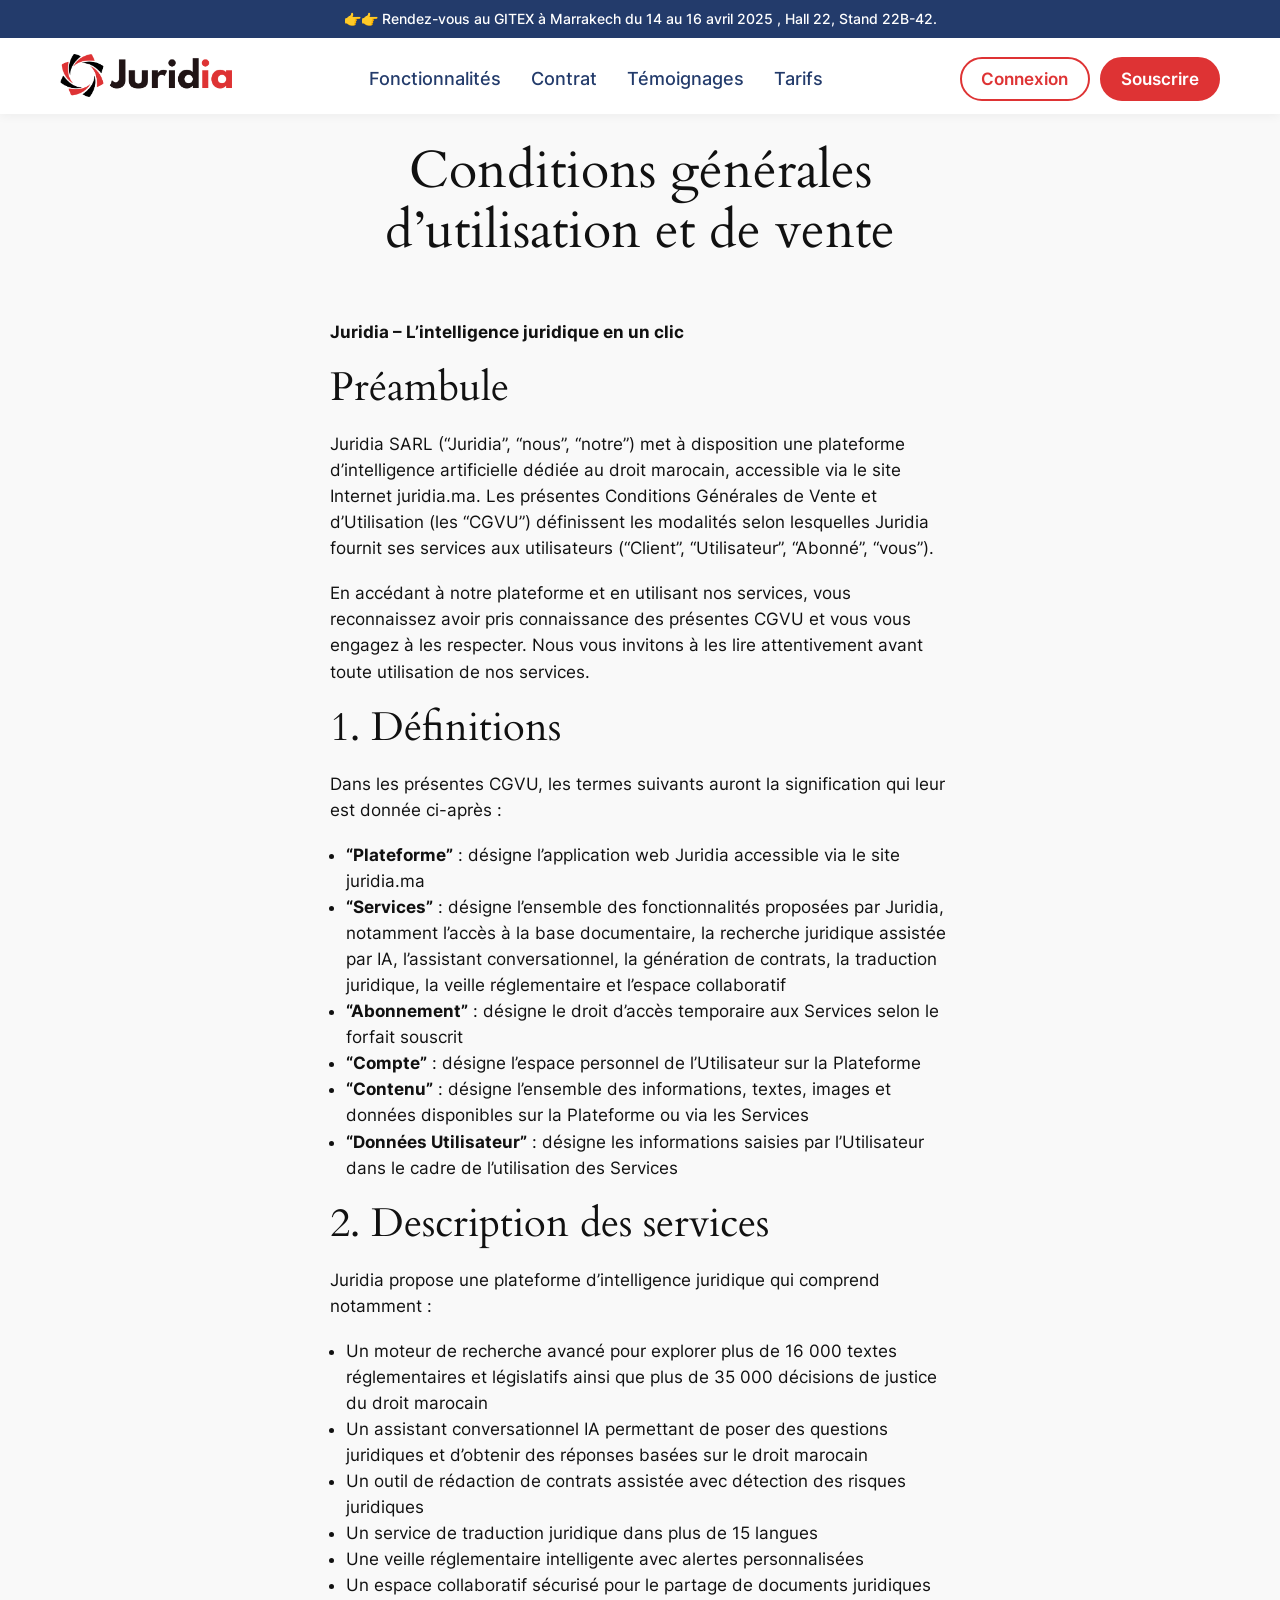
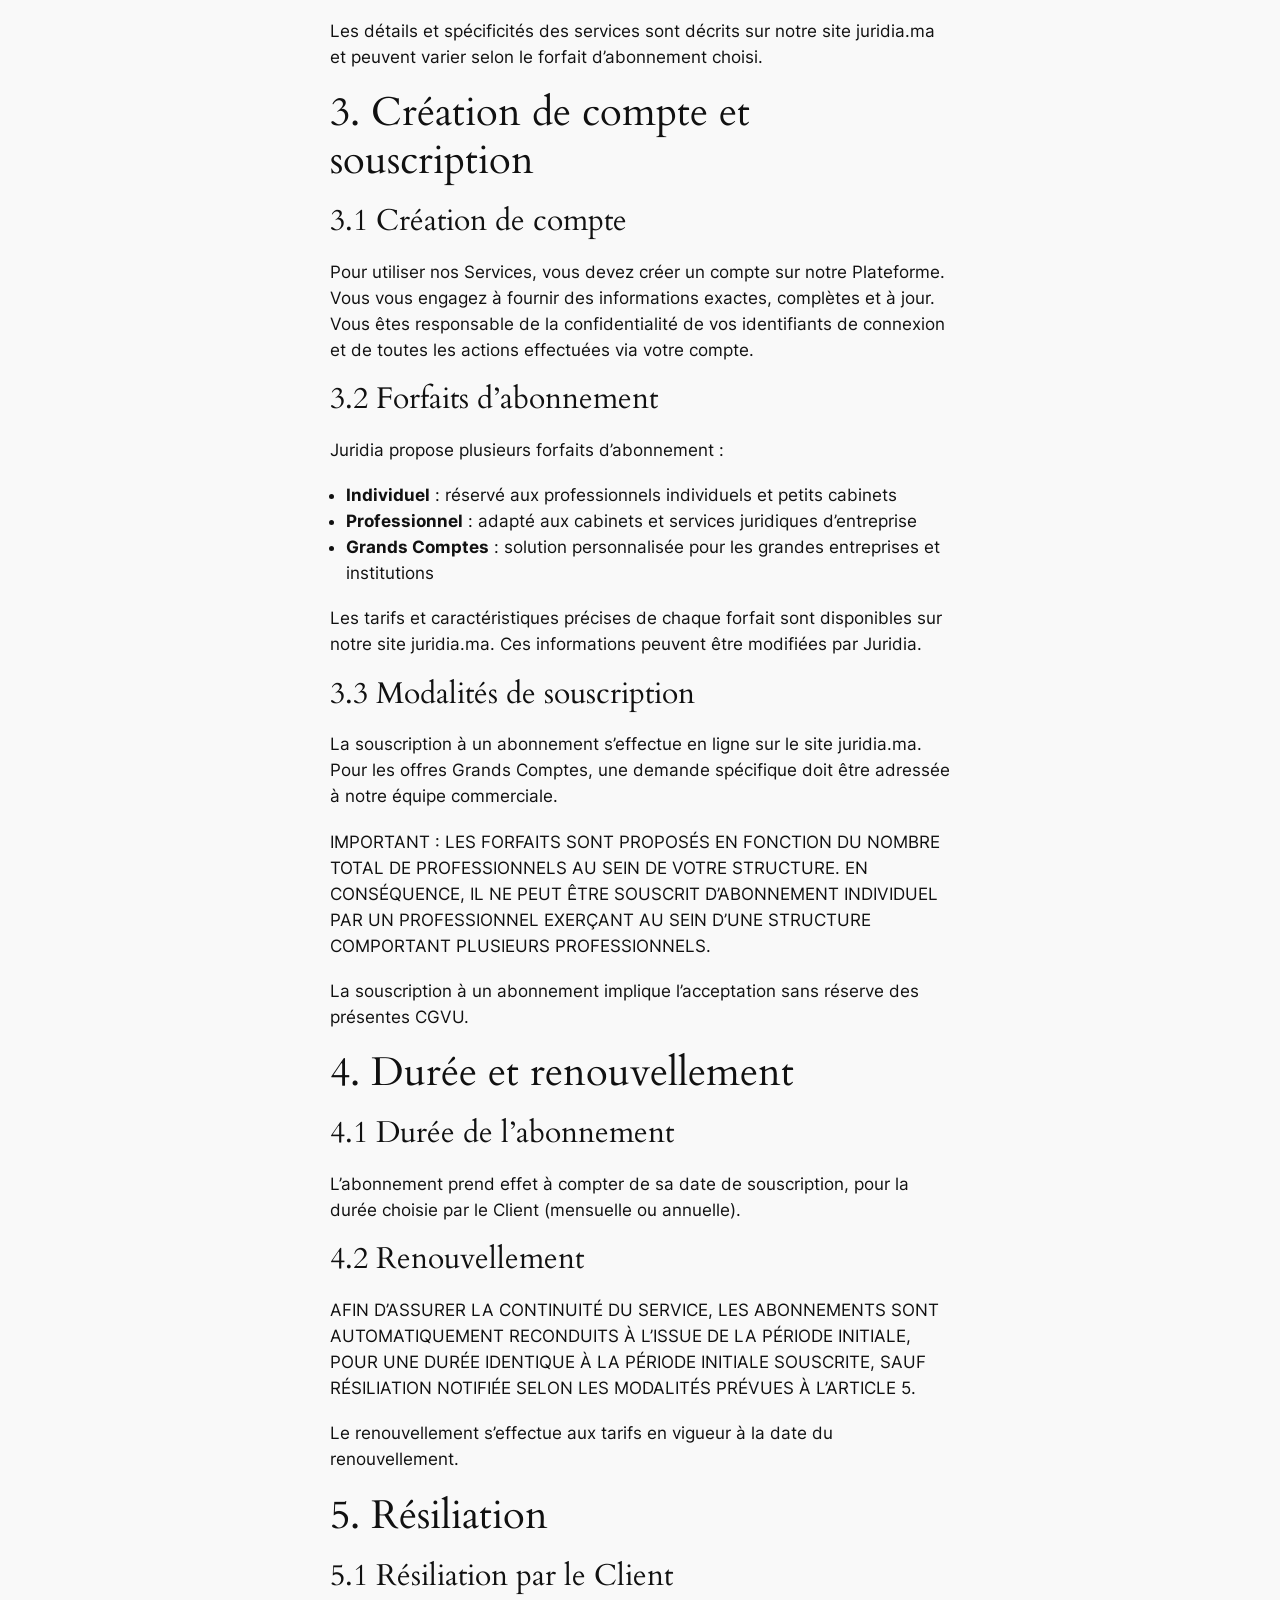
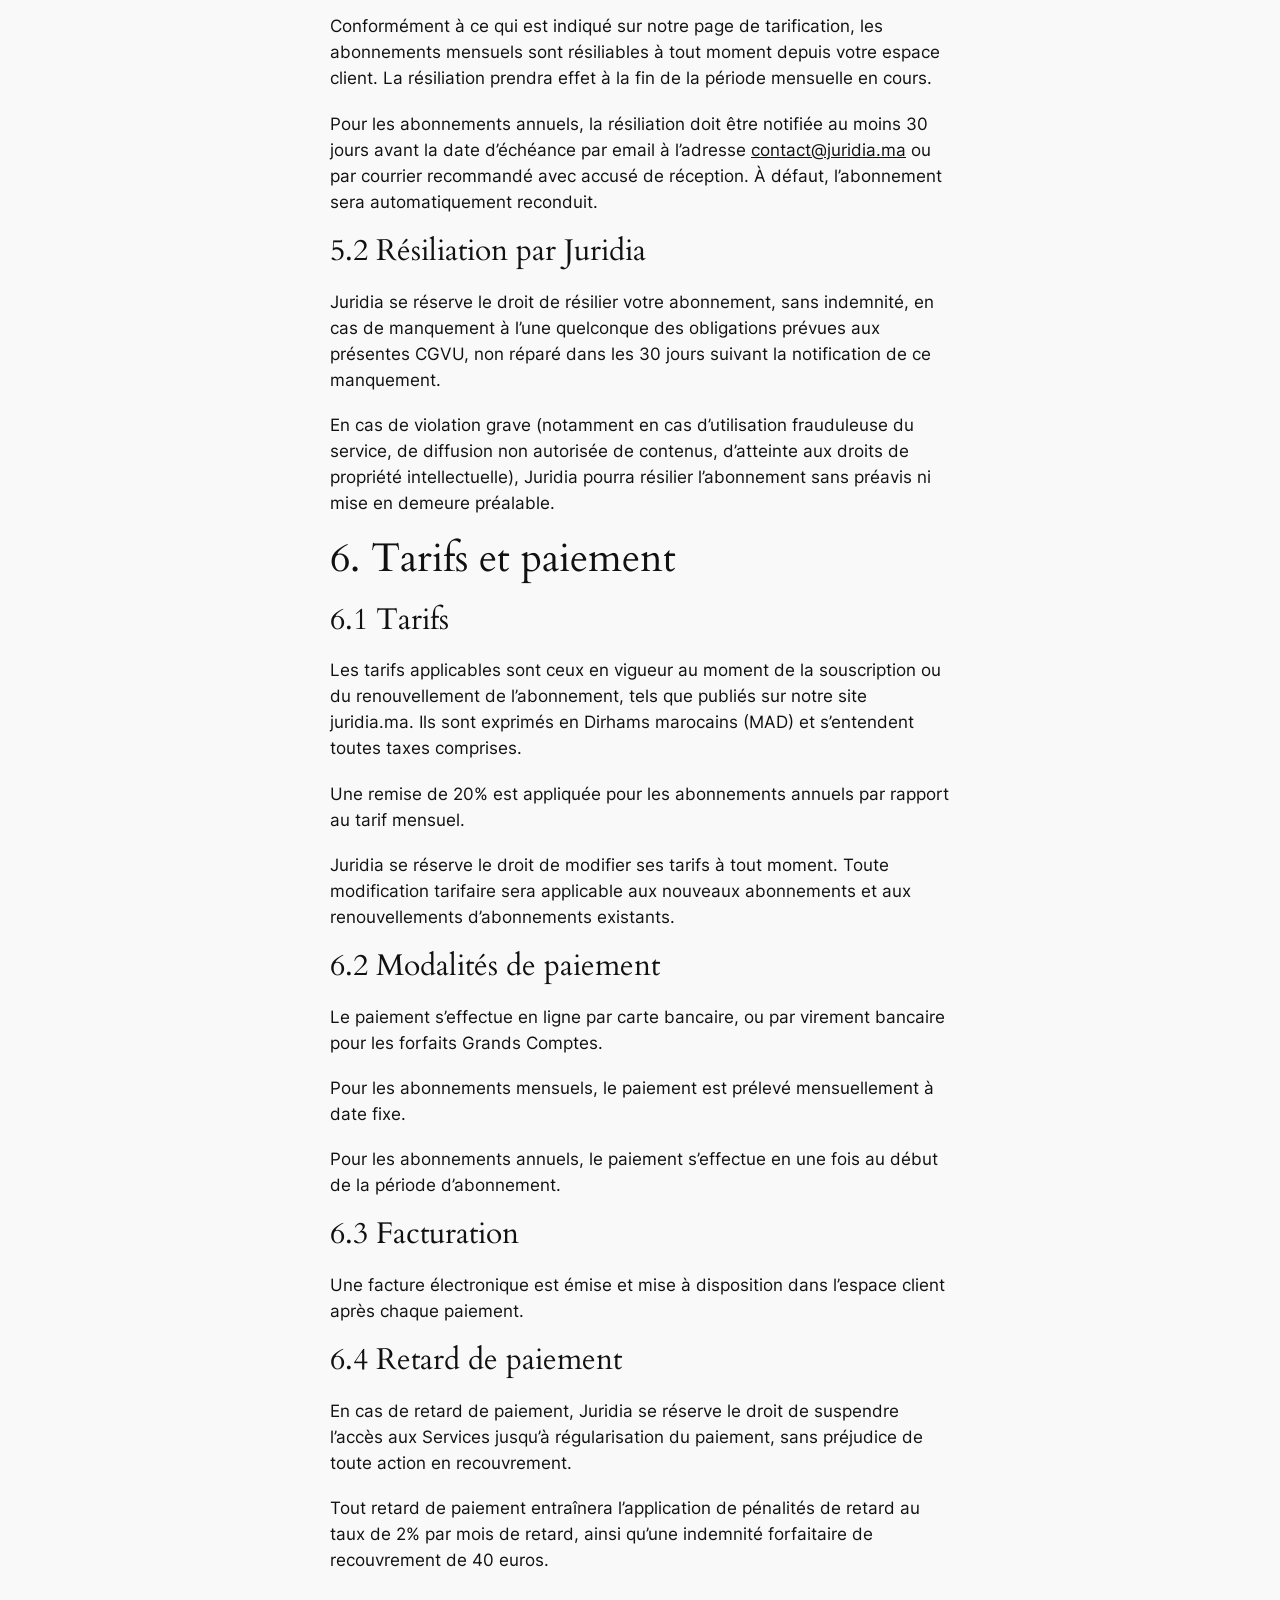
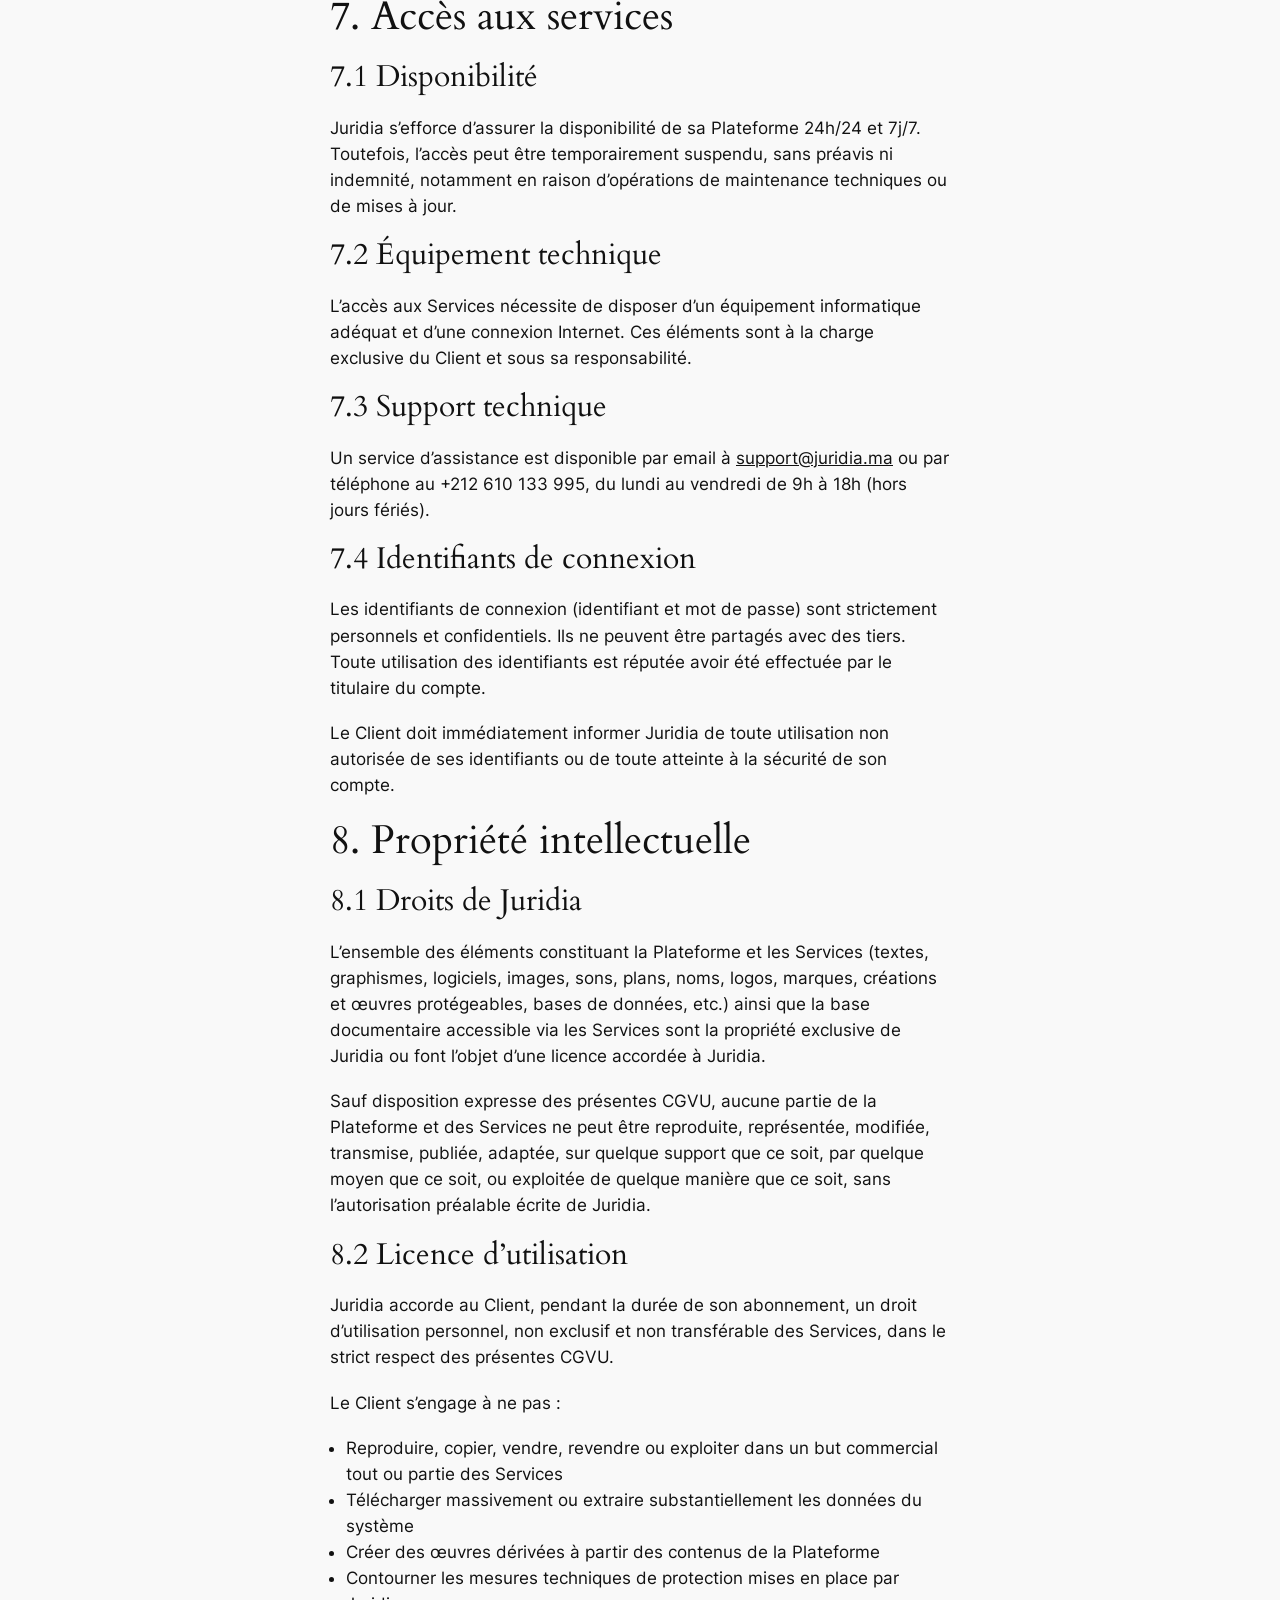
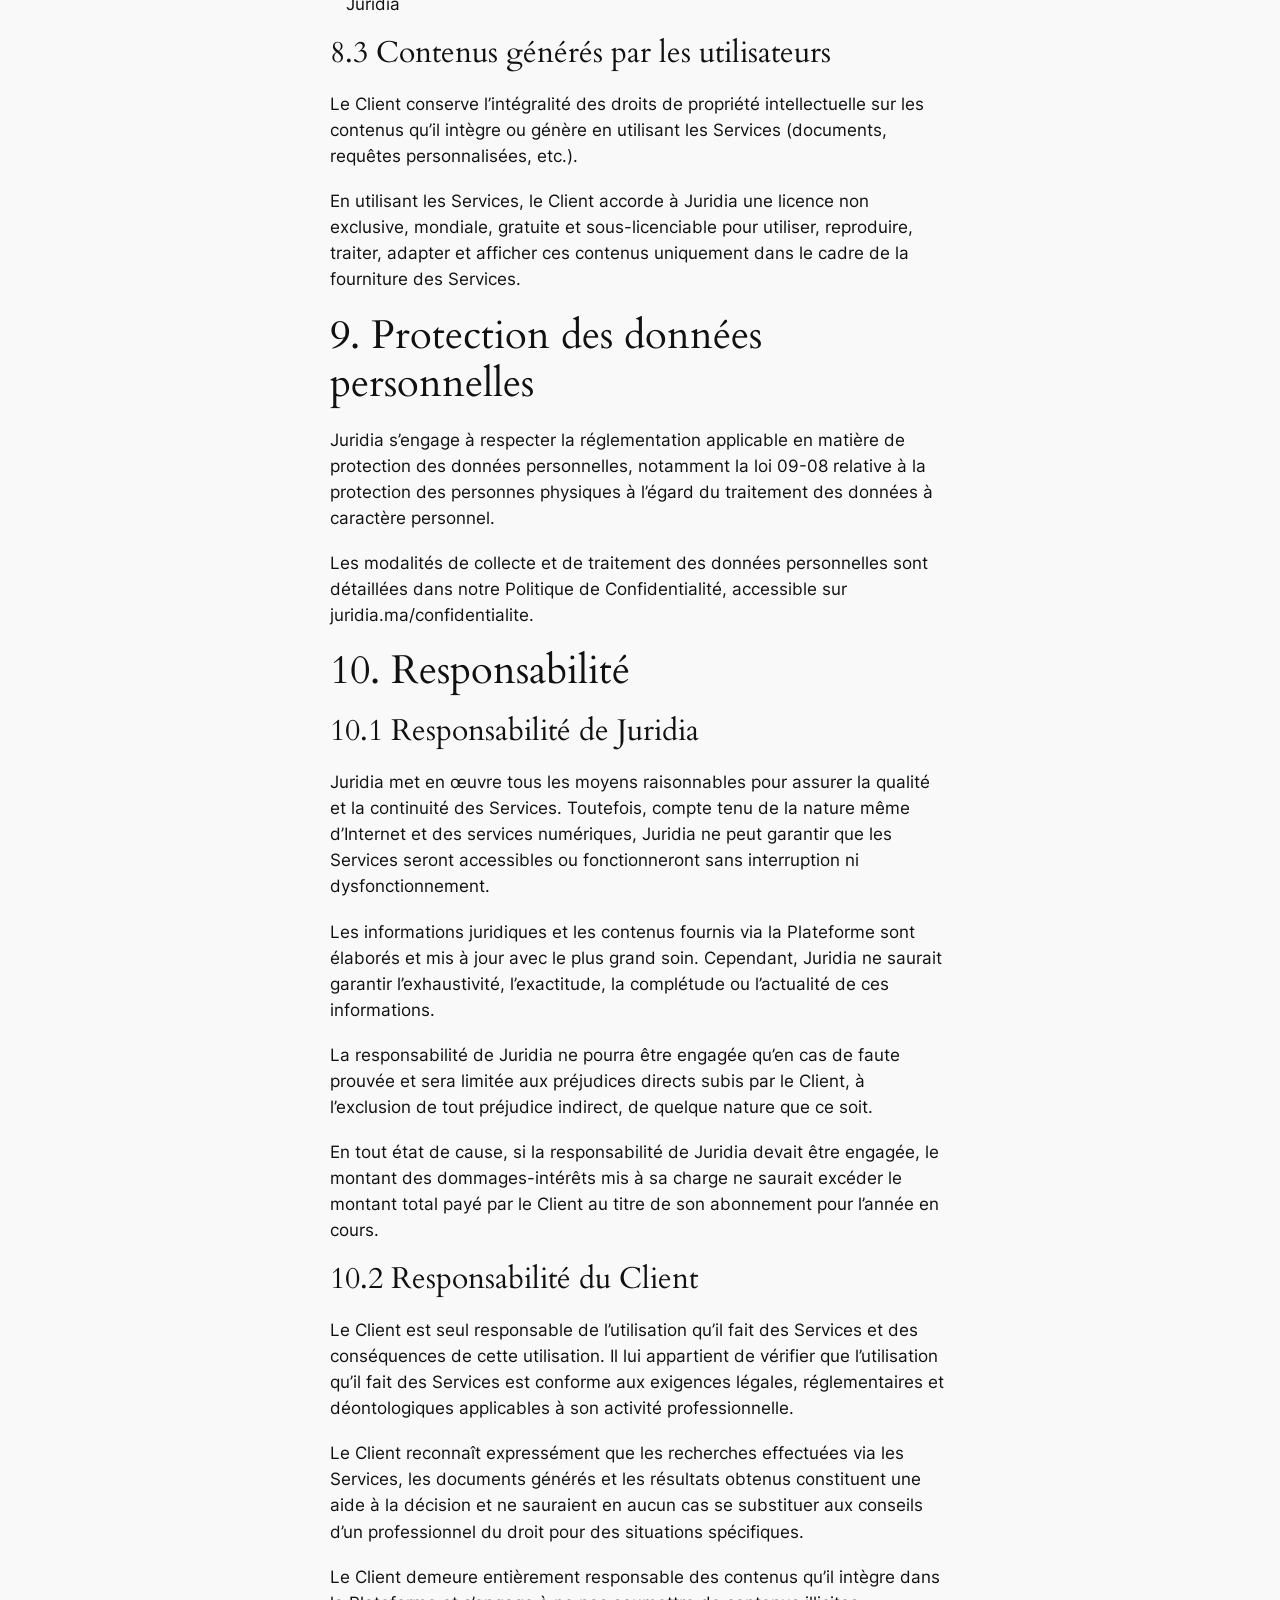
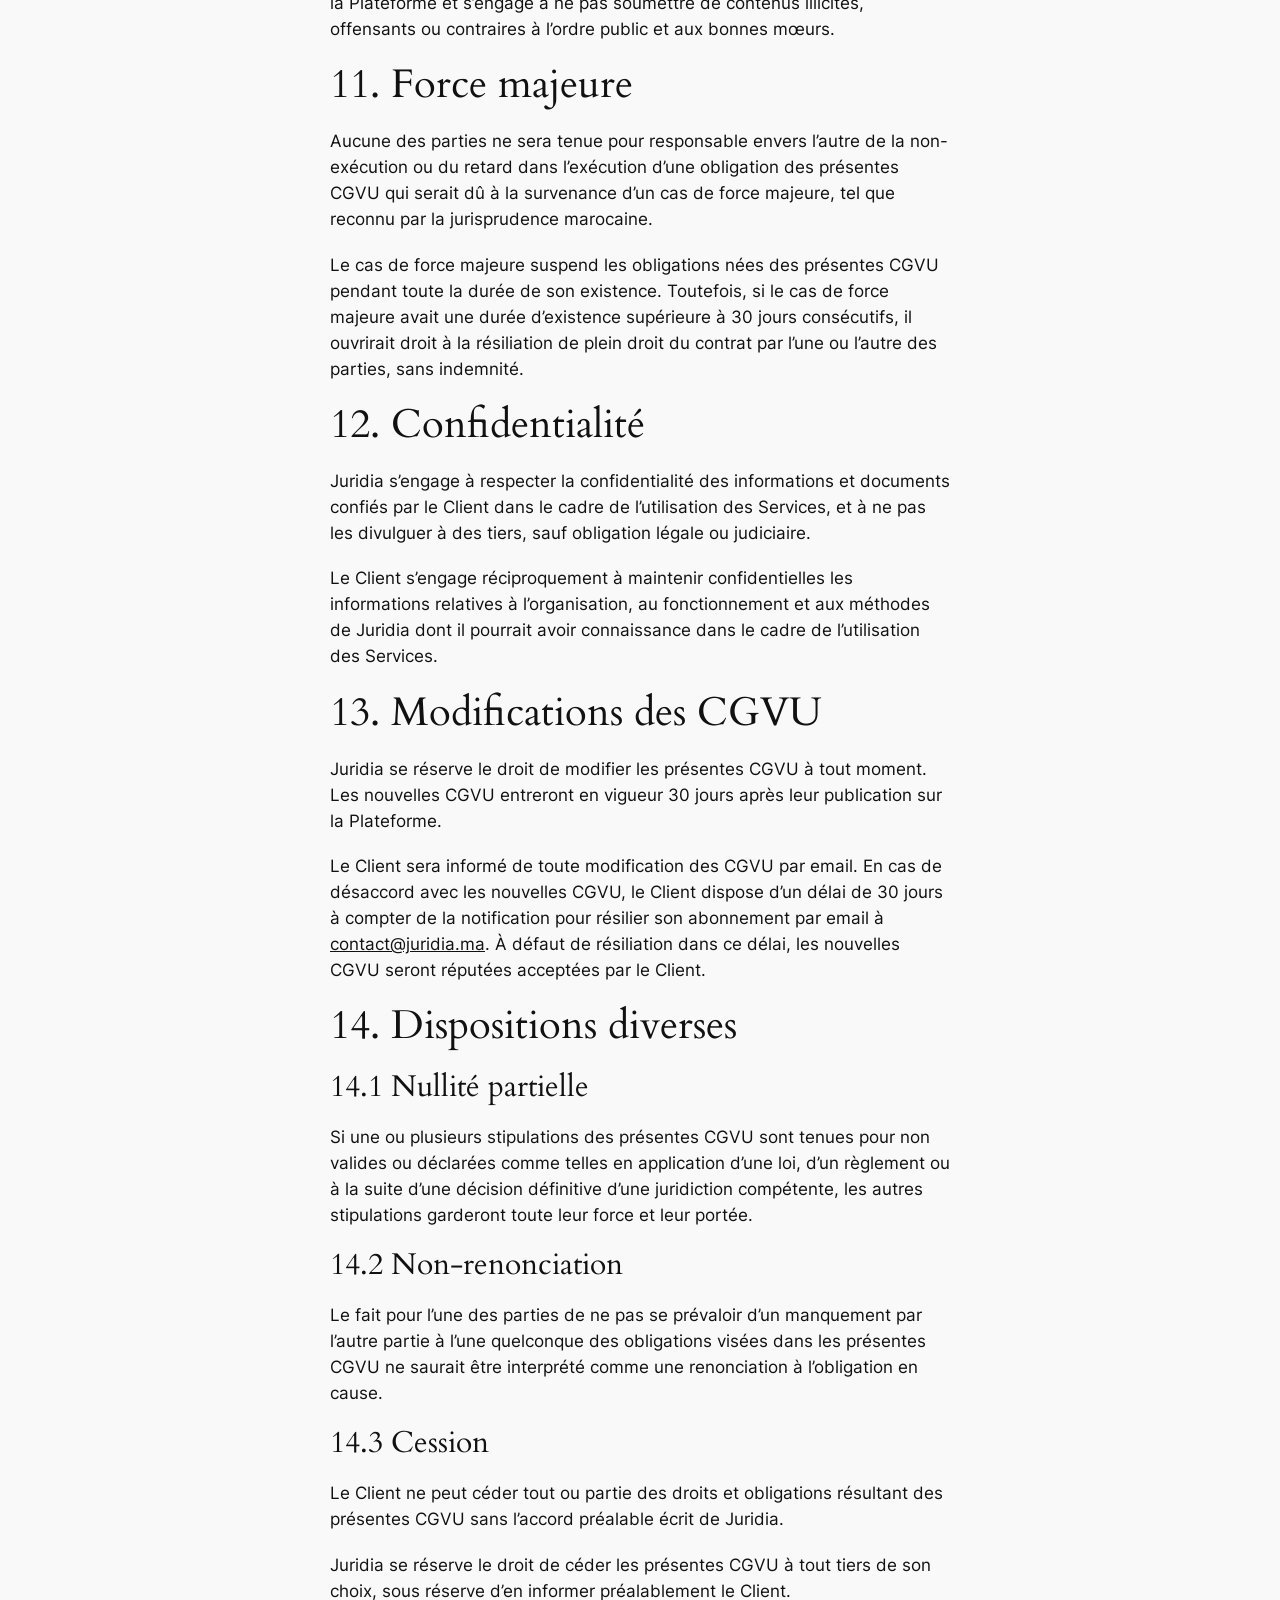
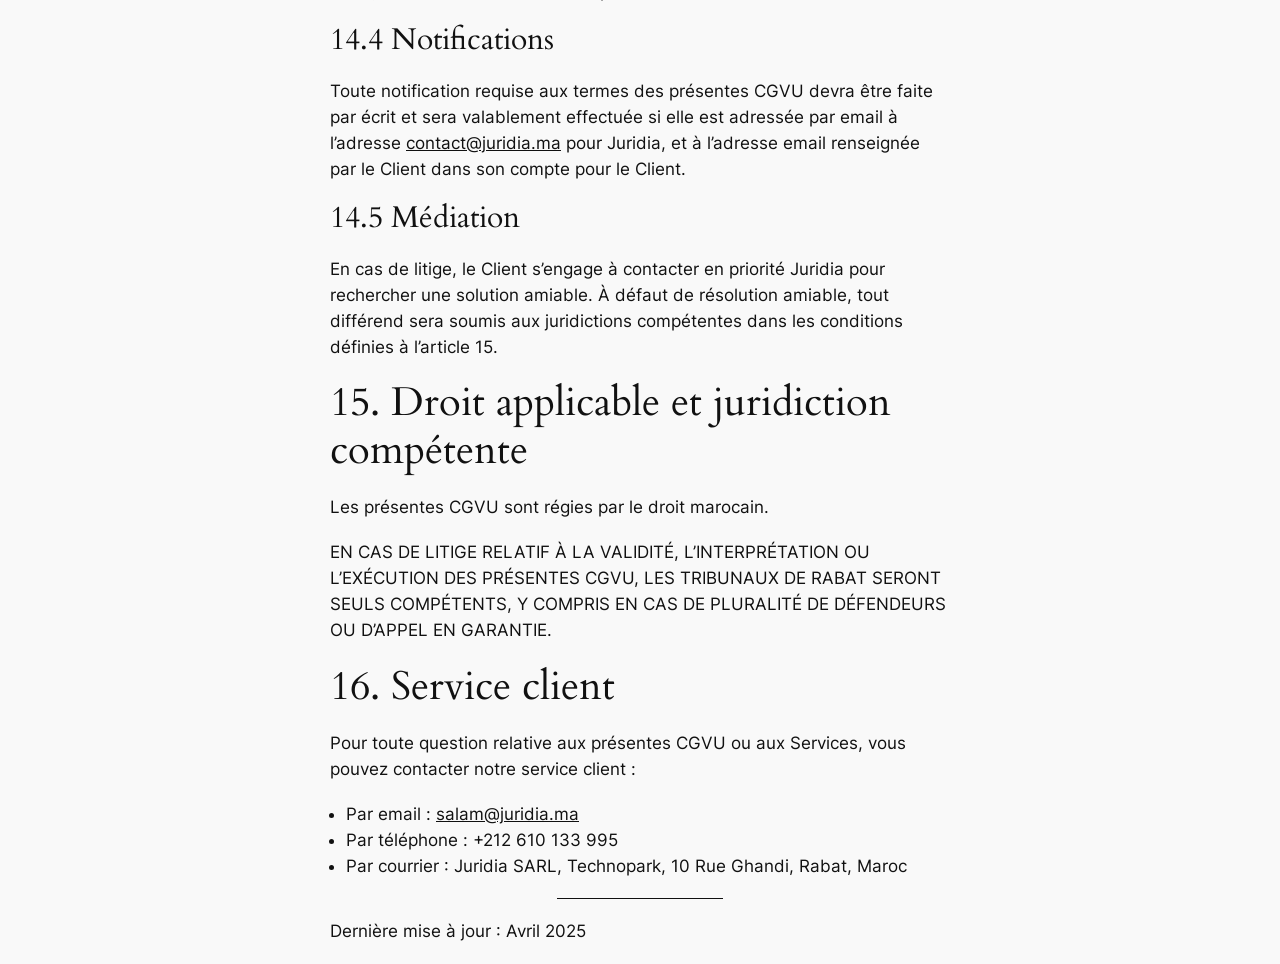
<file: juridia.ma/condition-generales-de-vente-et-utilisation/index.html>
<!DOCTYPE html>
<html lang="en-US">

<!-- Mirrored from juridia.ma/condition-generales-de-vente-et-utilisation/ by HTTrack Website Copier/3.x [XR&CO'2014], Fri, 11 Apr 2025 21:43:25 GMT -->
<!-- Added by HTTrack --><meta http-equiv="content-type" content="text/html;charset=UTF-8" /><!-- /Added by HTTrack -->
<head>
	<meta charset="UTF-8" />
	<meta name="viewport" content="width=device-width, initial-scale=1" />
<meta name='robots' content='max-image-preview:large' />
	<style>img:is([sizes="auto" i], [sizes^="auto," i]) { contain-intrinsic-size: 3000px 1500px }</style>
	<title>Conditions générales d&#8217;utilisation et de vente &#8211; Juridia</title>
<link rel='dns-prefetch' href='http://www.googletagmanager.com/' />
<link rel="alternate" type="application/rss+xml" title="Juridia &raquo; Feed" href="../feed/index.html" />
<link rel="alternate" type="application/rss+xml" title="Juridia &raquo; Comments Feed" href="../comments/feed/index.html" />
<script>
window._wpemojiSettings = {"baseUrl":"https:\/\/s.w.org\/images\/core\/emoji\/15.0.3\/72x72\/","ext":".png","svgUrl":"https:\/\/s.w.org\/images\/core\/emoji\/15.0.3\/svg\/","svgExt":".svg","source":{"concatemoji":"https:\/\/juridia.ma\/wp-includes\/js\/wp-emoji-release.min.js?ver=6.7.2"}};
/*! This file is auto-generated */
!function(i,n){var o,s,e;function c(e){try{var t={supportTests:e,timestamp:(new Date).valueOf()};sessionStorage.setItem(o,JSON.stringify(t))}catch(e){}}function p(e,t,n){e.clearRect(0,0,e.canvas.width,e.canvas.height),e.fillText(t,0,0);var t=new Uint32Array(e.getImageData(0,0,e.canvas.width,e.canvas.height).data),r=(e.clearRect(0,0,e.canvas.width,e.canvas.height),e.fillText(n,0,0),new Uint32Array(e.getImageData(0,0,e.canvas.width,e.canvas.height).data));return t.every(function(e,t){return e===r[t]})}function u(e,t,n){switch(t){case"flag":return n(e,"\ud83c\udff3\ufe0f\u200d\u26a7\ufe0f","\ud83c\udff3\ufe0f\u200b\u26a7\ufe0f")?!1:!n(e,"\ud83c\uddfa\ud83c\uddf3","\ud83c\uddfa\u200b\ud83c\uddf3")&&!n(e,"\ud83c\udff4\udb40\udc67\udb40\udc62\udb40\udc65\udb40\udc6e\udb40\udc67\udb40\udc7f","\ud83c\udff4\u200b\udb40\udc67\u200b\udb40\udc62\u200b\udb40\udc65\u200b\udb40\udc6e\u200b\udb40\udc67\u200b\udb40\udc7f");case"emoji":return!n(e,"\ud83d\udc26\u200d\u2b1b","\ud83d\udc26\u200b\u2b1b")}return!1}function f(e,t,n){var r="undefined"!=typeof WorkerGlobalScope&&self instanceof WorkerGlobalScope?new OffscreenCanvas(300,150):i.createElement("canvas"),a=r.getContext("2d",{willReadFrequently:!0}),o=(a.textBaseline="top",a.font="600 32px Arial",{});return e.forEach(function(e){o[e]=t(a,e,n)}),o}function t(e){var t=i.createElement("script");t.src=e,t.defer=!0,i.head.appendChild(t)}"undefined"!=typeof Promise&&(o="wpEmojiSettingsSupports",s=["flag","emoji"],n.supports={everything:!0,everythingExceptFlag:!0},e=new Promise(function(e){i.addEventListener("DOMContentLoaded",e,{once:!0})}),new Promise(function(t){var n=function(){try{var e=JSON.parse(sessionStorage.getItem(o));if("object"==typeof e&&"number"==typeof e.timestamp&&(new Date).valueOf()<e.timestamp+604800&&"object"==typeof e.supportTests)return e.supportTests}catch(e){}return null}();if(!n){if("undefined"!=typeof Worker&&"undefined"!=typeof OffscreenCanvas&&"undefined"!=typeof URL&&URL.createObjectURL&&"undefined"!=typeof Blob)try{var e="postMessage("+f.toString()+"("+[JSON.stringify(s),u.toString(),p.toString()].join(",")+"));",r=new Blob([e],{type:"text/javascript"}),a=new Worker(URL.createObjectURL(r),{name:"wpTestEmojiSupports"});return void(a.onmessage=function(e){c(n=e.data),a.terminate(),t(n)})}catch(e){}c(n=f(s,u,p))}t(n)}).then(function(e){for(var t in e)n.supports[t]=e[t],n.supports.everything=n.supports.everything&&n.supports[t],"flag"!==t&&(n.supports.everythingExceptFlag=n.supports.everythingExceptFlag&&n.supports[t]);n.supports.everythingExceptFlag=n.supports.everythingExceptFlag&&!n.supports.flag,n.DOMReady=!1,n.readyCallback=function(){n.DOMReady=!0}}).then(function(){return e}).then(function(){var e;n.supports.everything||(n.readyCallback(),(e=n.source||{}).concatemoji?t(e.concatemoji):e.wpemoji&&e.twemoji&&(t(e.twemoji),t(e.wpemoji)))}))}((window,document),window._wpemojiSettings);
</script>
<link rel='stylesheet' id='elementor-frontend-css' href='../wp-content/plugins/elementor/assets/css/frontend.min414b.css?ver=3.28.2' media='all' />
<link rel='stylesheet' id='elementor-post-9-css' href='../wp-content/uploads/elementor/css/post-90037.css?ver=1743949018' media='all' />
<style id='wp-block-spacer-inline-css'>
.wp-block-spacer{clear:both}
</style>
<style id='wp-block-post-title-inline-css'>
.wp-block-post-title{box-sizing:border-box;word-break:break-word}.wp-block-post-title :where(a){display:inline-block;font-family:inherit;font-size:inherit;font-style:inherit;font-weight:inherit;letter-spacing:inherit;line-height:inherit;text-decoration:inherit}
</style>
<style id='wp-block-post-featured-image-inline-css'>
.wp-block-post-featured-image{margin-left:0;margin-right:0}.wp-block-post-featured-image a{display:block;height:100%}.wp-block-post-featured-image :where(img){box-sizing:border-box;height:auto;max-width:100%;vertical-align:bottom;width:100%}.wp-block-post-featured-image.alignfull img,.wp-block-post-featured-image.alignwide img{width:100%}.wp-block-post-featured-image .wp-block-post-featured-image__overlay.has-background-dim{background-color:#000;inset:0;position:absolute}.wp-block-post-featured-image{position:relative}.wp-block-post-featured-image .wp-block-post-featured-image__overlay.has-background-gradient{background-color:initial}.wp-block-post-featured-image .wp-block-post-featured-image__overlay.has-background-dim-0{opacity:0}.wp-block-post-featured-image .wp-block-post-featured-image__overlay.has-background-dim-10{opacity:.1}.wp-block-post-featured-image .wp-block-post-featured-image__overlay.has-background-dim-20{opacity:.2}.wp-block-post-featured-image .wp-block-post-featured-image__overlay.has-background-dim-30{opacity:.3}.wp-block-post-featured-image .wp-block-post-featured-image__overlay.has-background-dim-40{opacity:.4}.wp-block-post-featured-image .wp-block-post-featured-image__overlay.has-background-dim-50{opacity:.5}.wp-block-post-featured-image .wp-block-post-featured-image__overlay.has-background-dim-60{opacity:.6}.wp-block-post-featured-image .wp-block-post-featured-image__overlay.has-background-dim-70{opacity:.7}.wp-block-post-featured-image .wp-block-post-featured-image__overlay.has-background-dim-80{opacity:.8}.wp-block-post-featured-image .wp-block-post-featured-image__overlay.has-background-dim-90{opacity:.9}.wp-block-post-featured-image .wp-block-post-featured-image__overlay.has-background-dim-100{opacity:1}.wp-block-post-featured-image:where(.alignleft,.alignright){width:100%}
</style>
<style id='wp-block-group-inline-css'>
.wp-block-group{box-sizing:border-box}:where(.wp-block-group.wp-block-group-is-layout-constrained){position:relative}
</style>
<style id='wp-block-paragraph-inline-css'>
.is-small-text{font-size:.875em}.is-regular-text{font-size:1em}.is-large-text{font-size:2.25em}.is-larger-text{font-size:3em}.has-drop-cap:not(:focus):first-letter{float:left;font-size:8.4em;font-style:normal;font-weight:100;line-height:.68;margin:.05em .1em 0 0;text-transform:uppercase}body.rtl .has-drop-cap:not(:focus):first-letter{float:none;margin-left:.1em}p.has-drop-cap.has-background{overflow:hidden}:root :where(p.has-background){padding:1.25em 2.375em}:where(p.has-text-color:not(.has-link-color)) a{color:inherit}p.has-text-align-left[style*="writing-mode:vertical-lr"],p.has-text-align-right[style*="writing-mode:vertical-rl"]{rotate:180deg}
</style>
<style id='wp-block-heading-inline-css'>
h1.has-background,h2.has-background,h3.has-background,h4.has-background,h5.has-background,h6.has-background{padding:1.25em 2.375em}h1.has-text-align-left[style*=writing-mode]:where([style*=vertical-lr]),h1.has-text-align-right[style*=writing-mode]:where([style*=vertical-rl]),h2.has-text-align-left[style*=writing-mode]:where([style*=vertical-lr]),h2.has-text-align-right[style*=writing-mode]:where([style*=vertical-rl]),h3.has-text-align-left[style*=writing-mode]:where([style*=vertical-lr]),h3.has-text-align-right[style*=writing-mode]:where([style*=vertical-rl]),h4.has-text-align-left[style*=writing-mode]:where([style*=vertical-lr]),h4.has-text-align-right[style*=writing-mode]:where([style*=vertical-rl]),h5.has-text-align-left[style*=writing-mode]:where([style*=vertical-lr]),h5.has-text-align-right[style*=writing-mode]:where([style*=vertical-rl]),h6.has-text-align-left[style*=writing-mode]:where([style*=vertical-lr]),h6.has-text-align-right[style*=writing-mode]:where([style*=vertical-rl]){rotate:180deg}

				.is-style-asterisk:before {
					content: '';
					width: 1.5rem;
					height: 3rem;
					background: var(--wp--preset--color--contrast-2, currentColor);
					clip-path: path('M11.93.684v8.039l5.633-5.633 1.216 1.23-5.66 5.66h8.04v1.737H13.2l5.701 5.701-1.23 1.23-5.742-5.742V21h-1.737v-8.094l-5.77 5.77-1.23-1.217 5.743-5.742H.842V9.98h8.162l-5.701-5.7 1.23-1.231 5.66 5.66V.684h1.737Z');
					display: block;
				}

				/* Hide the asterisk if the heading has no content, to avoid using empty headings to display the asterisk only, which is an A11Y issue */
				.is-style-asterisk:empty:before {
					content: none;
				}

				.is-style-asterisk:-moz-only-whitespace:before {
					content: none;
				}

				.is-style-asterisk.has-text-align-center:before {
					margin: 0 auto;
				}

				.is-style-asterisk.has-text-align-right:before {
					margin-left: auto;
				}

				.rtl .is-style-asterisk.has-text-align-left:before {
					margin-right: auto;
				}
</style>
<style id='wp-block-list-inline-css'>
ol,ul{box-sizing:border-box}:root :where(.wp-block-list.has-background){padding:1.25em 2.375em}

				ul.is-style-checkmark-list {
					list-style-type: "\2713";
				}

				ul.is-style-checkmark-list li {
					padding-inline-start: 1ch;
				}
</style>
<style id='wp-block-separator-inline-css'>
@charset "UTF-8";.wp-block-separator{border:none;border-top:2px solid}:root :where(.wp-block-separator.is-style-dots){height:auto;line-height:1;text-align:center}:root :where(.wp-block-separator.is-style-dots):before{color:currentColor;content:"···";font-family:serif;font-size:1.5em;letter-spacing:2em;padding-left:2em}.wp-block-separator.is-style-dots{background:none!important;border:none!important}
</style>
<style id='wp-block-post-content-inline-css'>
.wp-block-post-content{display:flow-root}
</style>
<link rel='stylesheet' id='hfe-widgets-style-css' href='../wp-content/plugins/header-footer-elementor/inc/widgets-css/frontend950a.css?ver=2.2.3' media='all' />
<style id='wp-emoji-styles-inline-css'>

	img.wp-smiley, img.emoji {
		display: inline !important;
		border: none !important;
		box-shadow: none !important;
		height: 1em !important;
		width: 1em !important;
		margin: 0 0.07em !important;
		vertical-align: -0.1em !important;
		background: none !important;
		padding: 0 !important;
	}
</style>
<style id='wp-block-library-inline-css'>
:root{--wp-admin-theme-color:#007cba;--wp-admin-theme-color--rgb:0,124,186;--wp-admin-theme-color-darker-10:#006ba1;--wp-admin-theme-color-darker-10--rgb:0,107,161;--wp-admin-theme-color-darker-20:#005a87;--wp-admin-theme-color-darker-20--rgb:0,90,135;--wp-admin-border-width-focus:2px;--wp-block-synced-color:#7a00df;--wp-block-synced-color--rgb:122,0,223;--wp-bound-block-color:var(--wp-block-synced-color)}@media (min-resolution:192dpi){:root{--wp-admin-border-width-focus:1.5px}}.wp-element-button{cursor:pointer}:root{--wp--preset--font-size--normal:16px;--wp--preset--font-size--huge:42px}:root .has-very-light-gray-background-color{background-color:#eee}:root .has-very-dark-gray-background-color{background-color:#313131}:root .has-very-light-gray-color{color:#eee}:root .has-very-dark-gray-color{color:#313131}:root .has-vivid-green-cyan-to-vivid-cyan-blue-gradient-background{background:linear-gradient(135deg,#00d084,#0693e3)}:root .has-purple-crush-gradient-background{background:linear-gradient(135deg,#34e2e4,#4721fb 50%,#ab1dfe)}:root .has-hazy-dawn-gradient-background{background:linear-gradient(135deg,#faaca8,#dad0ec)}:root .has-subdued-olive-gradient-background{background:linear-gradient(135deg,#fafae1,#67a671)}:root .has-atomic-cream-gradient-background{background:linear-gradient(135deg,#fdd79a,#004a59)}:root .has-nightshade-gradient-background{background:linear-gradient(135deg,#330968,#31cdcf)}:root .has-midnight-gradient-background{background:linear-gradient(135deg,#020381,#2874fc)}.has-regular-font-size{font-size:1em}.has-larger-font-size{font-size:2.625em}.has-normal-font-size{font-size:var(--wp--preset--font-size--normal)}.has-huge-font-size{font-size:var(--wp--preset--font-size--huge)}.has-text-align-center{text-align:center}.has-text-align-left{text-align:left}.has-text-align-right{text-align:right}#end-resizable-editor-section{display:none}.aligncenter{clear:both}.items-justified-left{justify-content:flex-start}.items-justified-center{justify-content:center}.items-justified-right{justify-content:flex-end}.items-justified-space-between{justify-content:space-between}.screen-reader-text{border:0;clip:rect(1px,1px,1px,1px);clip-path:inset(50%);height:1px;margin:-1px;overflow:hidden;padding:0;position:absolute;width:1px;word-wrap:normal!important}.screen-reader-text:focus{background-color:#ddd;clip:auto!important;clip-path:none;color:#444;display:block;font-size:1em;height:auto;left:5px;line-height:normal;padding:15px 23px 14px;text-decoration:none;top:5px;width:auto;z-index:100000}html :where(.has-border-color){border-style:solid}html :where([style*=border-top-color]){border-top-style:solid}html :where([style*=border-right-color]){border-right-style:solid}html :where([style*=border-bottom-color]){border-bottom-style:solid}html :where([style*=border-left-color]){border-left-style:solid}html :where([style*=border-width]){border-style:solid}html :where([style*=border-top-width]){border-top-style:solid}html :where([style*=border-right-width]){border-right-style:solid}html :where([style*=border-bottom-width]){border-bottom-style:solid}html :where([style*=border-left-width]){border-left-style:solid}html :where(img[class*=wp-image-]){height:auto;max-width:100%}:where(figure){margin:0 0 1em}html :where(.is-position-sticky){--wp-admin--admin-bar--position-offset:var(--wp-admin--admin-bar--height,0px)}@media screen and (max-width:600px){html :where(.is-position-sticky){--wp-admin--admin-bar--position-offset:0px}}
</style>
<style id='global-styles-inline-css'>
:root{--wp--preset--aspect-ratio--square: 1;--wp--preset--aspect-ratio--4-3: 4/3;--wp--preset--aspect-ratio--3-4: 3/4;--wp--preset--aspect-ratio--3-2: 3/2;--wp--preset--aspect-ratio--2-3: 2/3;--wp--preset--aspect-ratio--16-9: 16/9;--wp--preset--aspect-ratio--9-16: 9/16;--wp--preset--color--black: #000000;--wp--preset--color--cyan-bluish-gray: #abb8c3;--wp--preset--color--white: #ffffff;--wp--preset--color--pale-pink: #f78da7;--wp--preset--color--vivid-red: #cf2e2e;--wp--preset--color--luminous-vivid-orange: #ff6900;--wp--preset--color--luminous-vivid-amber: #fcb900;--wp--preset--color--light-green-cyan: #7bdcb5;--wp--preset--color--vivid-green-cyan: #00d084;--wp--preset--color--pale-cyan-blue: #8ed1fc;--wp--preset--color--vivid-cyan-blue: #0693e3;--wp--preset--color--vivid-purple: #9b51e0;--wp--preset--color--base: #f9f9f9;--wp--preset--color--base-2: #ffffff;--wp--preset--color--contrast: #111111;--wp--preset--color--contrast-2: #636363;--wp--preset--color--contrast-3: #A4A4A4;--wp--preset--color--accent: #cfcabe;--wp--preset--color--accent-2: #c2a990;--wp--preset--color--accent-3: #d8613c;--wp--preset--color--accent-4: #b1c5a4;--wp--preset--color--accent-5: #b5bdbc;--wp--preset--gradient--vivid-cyan-blue-to-vivid-purple: linear-gradient(135deg,rgba(6,147,227,1) 0%,rgb(155,81,224) 100%);--wp--preset--gradient--light-green-cyan-to-vivid-green-cyan: linear-gradient(135deg,rgb(122,220,180) 0%,rgb(0,208,130) 100%);--wp--preset--gradient--luminous-vivid-amber-to-luminous-vivid-orange: linear-gradient(135deg,rgba(252,185,0,1) 0%,rgba(255,105,0,1) 100%);--wp--preset--gradient--luminous-vivid-orange-to-vivid-red: linear-gradient(135deg,rgba(255,105,0,1) 0%,rgb(207,46,46) 100%);--wp--preset--gradient--very-light-gray-to-cyan-bluish-gray: linear-gradient(135deg,rgb(238,238,238) 0%,rgb(169,184,195) 100%);--wp--preset--gradient--cool-to-warm-spectrum: linear-gradient(135deg,rgb(74,234,220) 0%,rgb(151,120,209) 20%,rgb(207,42,186) 40%,rgb(238,44,130) 60%,rgb(251,105,98) 80%,rgb(254,248,76) 100%);--wp--preset--gradient--blush-light-purple: linear-gradient(135deg,rgb(255,206,236) 0%,rgb(152,150,240) 100%);--wp--preset--gradient--blush-bordeaux: linear-gradient(135deg,rgb(254,205,165) 0%,rgb(254,45,45) 50%,rgb(107,0,62) 100%);--wp--preset--gradient--luminous-dusk: linear-gradient(135deg,rgb(255,203,112) 0%,rgb(199,81,192) 50%,rgb(65,88,208) 100%);--wp--preset--gradient--pale-ocean: linear-gradient(135deg,rgb(255,245,203) 0%,rgb(182,227,212) 50%,rgb(51,167,181) 100%);--wp--preset--gradient--electric-grass: linear-gradient(135deg,rgb(202,248,128) 0%,rgb(113,206,126) 100%);--wp--preset--gradient--midnight: linear-gradient(135deg,rgb(2,3,129) 0%,rgb(40,116,252) 100%);--wp--preset--gradient--gradient-1: linear-gradient(to bottom, #cfcabe 0%, #F9F9F9 100%);--wp--preset--gradient--gradient-2: linear-gradient(to bottom, #C2A990 0%, #F9F9F9 100%);--wp--preset--gradient--gradient-3: linear-gradient(to bottom, #D8613C 0%, #F9F9F9 100%);--wp--preset--gradient--gradient-4: linear-gradient(to bottom, #B1C5A4 0%, #F9F9F9 100%);--wp--preset--gradient--gradient-5: linear-gradient(to bottom, #B5BDBC 0%, #F9F9F9 100%);--wp--preset--gradient--gradient-6: linear-gradient(to bottom, #A4A4A4 0%, #F9F9F9 100%);--wp--preset--gradient--gradient-7: linear-gradient(to bottom, #cfcabe 50%, #F9F9F9 50%);--wp--preset--gradient--gradient-8: linear-gradient(to bottom, #C2A990 50%, #F9F9F9 50%);--wp--preset--gradient--gradient-9: linear-gradient(to bottom, #D8613C 50%, #F9F9F9 50%);--wp--preset--gradient--gradient-10: linear-gradient(to bottom, #B1C5A4 50%, #F9F9F9 50%);--wp--preset--gradient--gradient-11: linear-gradient(to bottom, #B5BDBC 50%, #F9F9F9 50%);--wp--preset--gradient--gradient-12: linear-gradient(to bottom, #A4A4A4 50%, #F9F9F9 50%);--wp--preset--font-size--small: 0.9rem;--wp--preset--font-size--medium: 1.05rem;--wp--preset--font-size--large: clamp(1.39rem, 1.39rem + ((1vw - 0.2rem) * 0.767), 1.85rem);--wp--preset--font-size--x-large: clamp(1.85rem, 1.85rem + ((1vw - 0.2rem) * 1.083), 2.5rem);--wp--preset--font-size--xx-large: clamp(2.5rem, 2.5rem + ((1vw - 0.2rem) * 1.283), 3.27rem);--wp--preset--font-family--body: "Inter", sans-serif;--wp--preset--font-family--heading: Cardo;--wp--preset--font-family--system-sans-serif: -apple-system, BlinkMacSystemFont, avenir next, avenir, segoe ui, helvetica neue, helvetica, Cantarell, Ubuntu, roboto, noto, arial, sans-serif;--wp--preset--font-family--system-serif: Iowan Old Style, Apple Garamond, Baskerville, Times New Roman, Droid Serif, Times, Source Serif Pro, serif, Apple Color Emoji, Segoe UI Emoji, Segoe UI Symbol;--wp--preset--spacing--20: min(1.5rem, 2vw);--wp--preset--spacing--30: min(2.5rem, 3vw);--wp--preset--spacing--40: min(4rem, 5vw);--wp--preset--spacing--50: min(6.5rem, 8vw);--wp--preset--spacing--60: min(10.5rem, 13vw);--wp--preset--spacing--70: 3.38rem;--wp--preset--spacing--80: 5.06rem;--wp--preset--spacing--10: 1rem;--wp--preset--shadow--natural: 6px 6px 9px rgba(0, 0, 0, 0.2);--wp--preset--shadow--deep: 12px 12px 50px rgba(0, 0, 0, 0.4);--wp--preset--shadow--sharp: 6px 6px 0px rgba(0, 0, 0, 0.2);--wp--preset--shadow--outlined: 6px 6px 0px -3px rgba(255, 255, 255, 1), 6px 6px rgba(0, 0, 0, 1);--wp--preset--shadow--crisp: 6px 6px 0px rgba(0, 0, 0, 1);}:root { --wp--style--global--content-size: 620px;--wp--style--global--wide-size: 1280px; }:where(body) { margin: 0; }.wp-site-blocks { padding-top: var(--wp--style--root--padding-top); padding-bottom: var(--wp--style--root--padding-bottom); }.has-global-padding { padding-right: var(--wp--style--root--padding-right); padding-left: var(--wp--style--root--padding-left); }.has-global-padding > .alignfull { margin-right: calc(var(--wp--style--root--padding-right) * -1); margin-left: calc(var(--wp--style--root--padding-left) * -1); }.has-global-padding :where(:not(.alignfull.is-layout-flow) > .has-global-padding:not(.wp-block-block, .alignfull)) { padding-right: 0; padding-left: 0; }.has-global-padding :where(:not(.alignfull.is-layout-flow) > .has-global-padding:not(.wp-block-block, .alignfull)) > .alignfull { margin-left: 0; margin-right: 0; }.wp-site-blocks > .alignleft { float: left; margin-right: 2em; }.wp-site-blocks > .alignright { float: right; margin-left: 2em; }.wp-site-blocks > .aligncenter { justify-content: center; margin-left: auto; margin-right: auto; }:where(.wp-site-blocks) > * { margin-block-start: 1.2rem; margin-block-end: 0; }:where(.wp-site-blocks) > :first-child { margin-block-start: 0; }:where(.wp-site-blocks) > :last-child { margin-block-end: 0; }:root { --wp--style--block-gap: 1.2rem; }:root :where(.is-layout-flow) > :first-child{margin-block-start: 0;}:root :where(.is-layout-flow) > :last-child{margin-block-end: 0;}:root :where(.is-layout-flow) > *{margin-block-start: 1.2rem;margin-block-end: 0;}:root :where(.is-layout-constrained) > :first-child{margin-block-start: 0;}:root :where(.is-layout-constrained) > :last-child{margin-block-end: 0;}:root :where(.is-layout-constrained) > *{margin-block-start: 1.2rem;margin-block-end: 0;}:root :where(.is-layout-flex){gap: 1.2rem;}:root :where(.is-layout-grid){gap: 1.2rem;}.is-layout-flow > .alignleft{float: left;margin-inline-start: 0;margin-inline-end: 2em;}.is-layout-flow > .alignright{float: right;margin-inline-start: 2em;margin-inline-end: 0;}.is-layout-flow > .aligncenter{margin-left: auto !important;margin-right: auto !important;}.is-layout-constrained > .alignleft{float: left;margin-inline-start: 0;margin-inline-end: 2em;}.is-layout-constrained > .alignright{float: right;margin-inline-start: 2em;margin-inline-end: 0;}.is-layout-constrained > .aligncenter{margin-left: auto !important;margin-right: auto !important;}.is-layout-constrained > :where(:not(.alignleft):not(.alignright):not(.alignfull)){max-width: var(--wp--style--global--content-size);margin-left: auto !important;margin-right: auto !important;}.is-layout-constrained > .alignwide{max-width: var(--wp--style--global--wide-size);}body .is-layout-flex{display: flex;}.is-layout-flex{flex-wrap: wrap;align-items: center;}.is-layout-flex > :is(*, div){margin: 0;}body .is-layout-grid{display: grid;}.is-layout-grid > :is(*, div){margin: 0;}body{background-color: var(--wp--preset--color--base);color: var(--wp--preset--color--contrast);font-family: var(--wp--preset--font-family--body);font-size: var(--wp--preset--font-size--medium);font-style: normal;font-weight: 400;line-height: 1.55;--wp--style--root--padding-top: 0px;--wp--style--root--padding-right: var(--wp--preset--spacing--50);--wp--style--root--padding-bottom: 0px;--wp--style--root--padding-left: var(--wp--preset--spacing--50);}a:where(:not(.wp-element-button)){color: var(--wp--preset--color--contrast);text-decoration: underline;}:root :where(a:where(:not(.wp-element-button)):hover){text-decoration: none;}h1, h2, h3, h4, h5, h6{color: var(--wp--preset--color--contrast);font-family: var(--wp--preset--font-family--heading);font-weight: 400;line-height: 1.2;}h1{font-size: var(--wp--preset--font-size--xx-large);line-height: 1.15;}h2{font-size: var(--wp--preset--font-size--x-large);}h3{font-size: var(--wp--preset--font-size--large);}h4{font-size: clamp(1.1rem, 1.1rem + ((1vw - 0.2rem) * 0.767), 1.5rem);}h5{font-size: var(--wp--preset--font-size--medium);}h6{font-size: var(--wp--preset--font-size--small);}:root :where(.wp-element-button, .wp-block-button__link){background-color: var(--wp--preset--color--contrast);border-radius: .33rem;border-color: var(--wp--preset--color--contrast);border-width: 0;color: var(--wp--preset--color--base);font-family: inherit;font-size: var(--wp--preset--font-size--small);font-style: normal;font-weight: 500;line-height: inherit;padding-top: 0.6rem;padding-right: 1rem;padding-bottom: 0.6rem;padding-left: 1rem;text-decoration: none;}:root :where(.wp-element-button:hover, .wp-block-button__link:hover){background-color: var(--wp--preset--color--contrast-2);border-color: var(--wp--preset--color--contrast-2);color: var(--wp--preset--color--base);}:root :where(.wp-element-button:focus, .wp-block-button__link:focus){background-color: var(--wp--preset--color--contrast-2);border-color: var(--wp--preset--color--contrast-2);color: var(--wp--preset--color--base);outline-color: var(--wp--preset--color--contrast);outline-offset: 2px;}:root :where(.wp-element-button:active, .wp-block-button__link:active){background-color: var(--wp--preset--color--contrast);color: var(--wp--preset--color--base);}:root :where(.wp-element-caption, .wp-block-audio figcaption, .wp-block-embed figcaption, .wp-block-gallery figcaption, .wp-block-image figcaption, .wp-block-table figcaption, .wp-block-video figcaption){color: var(--wp--preset--color--contrast-2);font-family: var(--wp--preset--font-family--body);font-size: 0.8rem;}.has-black-color{color: var(--wp--preset--color--black) !important;}.has-cyan-bluish-gray-color{color: var(--wp--preset--color--cyan-bluish-gray) !important;}.has-white-color{color: var(--wp--preset--color--white) !important;}.has-pale-pink-color{color: var(--wp--preset--color--pale-pink) !important;}.has-vivid-red-color{color: var(--wp--preset--color--vivid-red) !important;}.has-luminous-vivid-orange-color{color: var(--wp--preset--color--luminous-vivid-orange) !important;}.has-luminous-vivid-amber-color{color: var(--wp--preset--color--luminous-vivid-amber) !important;}.has-light-green-cyan-color{color: var(--wp--preset--color--light-green-cyan) !important;}.has-vivid-green-cyan-color{color: var(--wp--preset--color--vivid-green-cyan) !important;}.has-pale-cyan-blue-color{color: var(--wp--preset--color--pale-cyan-blue) !important;}.has-vivid-cyan-blue-color{color: var(--wp--preset--color--vivid-cyan-blue) !important;}.has-vivid-purple-color{color: var(--wp--preset--color--vivid-purple) !important;}.has-base-color{color: var(--wp--preset--color--base) !important;}.has-base-2-color{color: var(--wp--preset--color--base-2) !important;}.has-contrast-color{color: var(--wp--preset--color--contrast) !important;}.has-contrast-2-color{color: var(--wp--preset--color--contrast-2) !important;}.has-contrast-3-color{color: var(--wp--preset--color--contrast-3) !important;}.has-accent-color{color: var(--wp--preset--color--accent) !important;}.has-accent-2-color{color: var(--wp--preset--color--accent-2) !important;}.has-accent-3-color{color: var(--wp--preset--color--accent-3) !important;}.has-accent-4-color{color: var(--wp--preset--color--accent-4) !important;}.has-accent-5-color{color: var(--wp--preset--color--accent-5) !important;}.has-black-background-color{background-color: var(--wp--preset--color--black) !important;}.has-cyan-bluish-gray-background-color{background-color: var(--wp--preset--color--cyan-bluish-gray) !important;}.has-white-background-color{background-color: var(--wp--preset--color--white) !important;}.has-pale-pink-background-color{background-color: var(--wp--preset--color--pale-pink) !important;}.has-vivid-red-background-color{background-color: var(--wp--preset--color--vivid-red) !important;}.has-luminous-vivid-orange-background-color{background-color: var(--wp--preset--color--luminous-vivid-orange) !important;}.has-luminous-vivid-amber-background-color{background-color: var(--wp--preset--color--luminous-vivid-amber) !important;}.has-light-green-cyan-background-color{background-color: var(--wp--preset--color--light-green-cyan) !important;}.has-vivid-green-cyan-background-color{background-color: var(--wp--preset--color--vivid-green-cyan) !important;}.has-pale-cyan-blue-background-color{background-color: var(--wp--preset--color--pale-cyan-blue) !important;}.has-vivid-cyan-blue-background-color{background-color: var(--wp--preset--color--vivid-cyan-blue) !important;}.has-vivid-purple-background-color{background-color: var(--wp--preset--color--vivid-purple) !important;}.has-base-background-color{background-color: var(--wp--preset--color--base) !important;}.has-base-2-background-color{background-color: var(--wp--preset--color--base-2) !important;}.has-contrast-background-color{background-color: var(--wp--preset--color--contrast) !important;}.has-contrast-2-background-color{background-color: var(--wp--preset--color--contrast-2) !important;}.has-contrast-3-background-color{background-color: var(--wp--preset--color--contrast-3) !important;}.has-accent-background-color{background-color: var(--wp--preset--color--accent) !important;}.has-accent-2-background-color{background-color: var(--wp--preset--color--accent-2) !important;}.has-accent-3-background-color{background-color: var(--wp--preset--color--accent-3) !important;}.has-accent-4-background-color{background-color: var(--wp--preset--color--accent-4) !important;}.has-accent-5-background-color{background-color: var(--wp--preset--color--accent-5) !important;}.has-black-border-color{border-color: var(--wp--preset--color--black) !important;}.has-cyan-bluish-gray-border-color{border-color: var(--wp--preset--color--cyan-bluish-gray) !important;}.has-white-border-color{border-color: var(--wp--preset--color--white) !important;}.has-pale-pink-border-color{border-color: var(--wp--preset--color--pale-pink) !important;}.has-vivid-red-border-color{border-color: var(--wp--preset--color--vivid-red) !important;}.has-luminous-vivid-orange-border-color{border-color: var(--wp--preset--color--luminous-vivid-orange) !important;}.has-luminous-vivid-amber-border-color{border-color: var(--wp--preset--color--luminous-vivid-amber) !important;}.has-light-green-cyan-border-color{border-color: var(--wp--preset--color--light-green-cyan) !important;}.has-vivid-green-cyan-border-color{border-color: var(--wp--preset--color--vivid-green-cyan) !important;}.has-pale-cyan-blue-border-color{border-color: var(--wp--preset--color--pale-cyan-blue) !important;}.has-vivid-cyan-blue-border-color{border-color: var(--wp--preset--color--vivid-cyan-blue) !important;}.has-vivid-purple-border-color{border-color: var(--wp--preset--color--vivid-purple) !important;}.has-base-border-color{border-color: var(--wp--preset--color--base) !important;}.has-base-2-border-color{border-color: var(--wp--preset--color--base-2) !important;}.has-contrast-border-color{border-color: var(--wp--preset--color--contrast) !important;}.has-contrast-2-border-color{border-color: var(--wp--preset--color--contrast-2) !important;}.has-contrast-3-border-color{border-color: var(--wp--preset--color--contrast-3) !important;}.has-accent-border-color{border-color: var(--wp--preset--color--accent) !important;}.has-accent-2-border-color{border-color: var(--wp--preset--color--accent-2) !important;}.has-accent-3-border-color{border-color: var(--wp--preset--color--accent-3) !important;}.has-accent-4-border-color{border-color: var(--wp--preset--color--accent-4) !important;}.has-accent-5-border-color{border-color: var(--wp--preset--color--accent-5) !important;}.has-vivid-cyan-blue-to-vivid-purple-gradient-background{background: var(--wp--preset--gradient--vivid-cyan-blue-to-vivid-purple) !important;}.has-light-green-cyan-to-vivid-green-cyan-gradient-background{background: var(--wp--preset--gradient--light-green-cyan-to-vivid-green-cyan) !important;}.has-luminous-vivid-amber-to-luminous-vivid-orange-gradient-background{background: var(--wp--preset--gradient--luminous-vivid-amber-to-luminous-vivid-orange) !important;}.has-luminous-vivid-orange-to-vivid-red-gradient-background{background: var(--wp--preset--gradient--luminous-vivid-orange-to-vivid-red) !important;}.has-very-light-gray-to-cyan-bluish-gray-gradient-background{background: var(--wp--preset--gradient--very-light-gray-to-cyan-bluish-gray) !important;}.has-cool-to-warm-spectrum-gradient-background{background: var(--wp--preset--gradient--cool-to-warm-spectrum) !important;}.has-blush-light-purple-gradient-background{background: var(--wp--preset--gradient--blush-light-purple) !important;}.has-blush-bordeaux-gradient-background{background: var(--wp--preset--gradient--blush-bordeaux) !important;}.has-luminous-dusk-gradient-background{background: var(--wp--preset--gradient--luminous-dusk) !important;}.has-pale-ocean-gradient-background{background: var(--wp--preset--gradient--pale-ocean) !important;}.has-electric-grass-gradient-background{background: var(--wp--preset--gradient--electric-grass) !important;}.has-midnight-gradient-background{background: var(--wp--preset--gradient--midnight) !important;}.has-gradient-1-gradient-background{background: var(--wp--preset--gradient--gradient-1) !important;}.has-gradient-2-gradient-background{background: var(--wp--preset--gradient--gradient-2) !important;}.has-gradient-3-gradient-background{background: var(--wp--preset--gradient--gradient-3) !important;}.has-gradient-4-gradient-background{background: var(--wp--preset--gradient--gradient-4) !important;}.has-gradient-5-gradient-background{background: var(--wp--preset--gradient--gradient-5) !important;}.has-gradient-6-gradient-background{background: var(--wp--preset--gradient--gradient-6) !important;}.has-gradient-7-gradient-background{background: var(--wp--preset--gradient--gradient-7) !important;}.has-gradient-8-gradient-background{background: var(--wp--preset--gradient--gradient-8) !important;}.has-gradient-9-gradient-background{background: var(--wp--preset--gradient--gradient-9) !important;}.has-gradient-10-gradient-background{background: var(--wp--preset--gradient--gradient-10) !important;}.has-gradient-11-gradient-background{background: var(--wp--preset--gradient--gradient-11) !important;}.has-gradient-12-gradient-background{background: var(--wp--preset--gradient--gradient-12) !important;}.has-small-font-size{font-size: var(--wp--preset--font-size--small) !important;}.has-medium-font-size{font-size: var(--wp--preset--font-size--medium) !important;}.has-large-font-size{font-size: var(--wp--preset--font-size--large) !important;}.has-x-large-font-size{font-size: var(--wp--preset--font-size--x-large) !important;}.has-xx-large-font-size{font-size: var(--wp--preset--font-size--xx-large) !important;}.has-body-font-family{font-family: var(--wp--preset--font-family--body) !important;}.has-heading-font-family{font-family: var(--wp--preset--font-family--heading) !important;}.has-system-sans-serif-font-family{font-family: var(--wp--preset--font-family--system-sans-serif) !important;}.has-system-serif-font-family{font-family: var(--wp--preset--font-family--system-serif) !important;}:where(.wp-site-blocks *:focus){outline-width:2px;outline-style:solid}
:root :where(.wp-block-list){padding-left: var(--wp--preset--spacing--10);}
:root :where(.wp-block-post-featured-image img, .wp-block-post-featured-image .block-editor-media-placeholder, .wp-block-post-featured-image .wp-block-post-featured-image__overlay){border-radius: var(--wp--preset--spacing--20);}
:root :where(.wp-block-post-title a:where(:not(.wp-element-button))){text-decoration: none;}
:root :where(.wp-block-post-title a:where(:not(.wp-element-button)):hover){text-decoration: underline;}
:root :where(.wp-block-separator){border-color: currentColor;border-width: 0 0 1px 0;border-style: solid;color: var(--wp--preset--color--contrast);}:root :where(.wp-block-separator){}:root :where(.wp-block-separator:not(.is-style-wide):not(.is-style-dots):not(.alignwide):not(.alignfull)){width: var(--wp--preset--spacing--60)}
</style>
<style id='wp-block-template-skip-link-inline-css'>

		.skip-link.screen-reader-text {
			border: 0;
			clip: rect(1px,1px,1px,1px);
			clip-path: inset(50%);
			height: 1px;
			margin: -1px;
			overflow: hidden;
			padding: 0;
			position: absolute !important;
			width: 1px;
			word-wrap: normal !important;
		}

		.skip-link.screen-reader-text:focus {
			background-color: #eee;
			clip: auto !important;
			clip-path: none;
			color: #444;
			display: block;
			font-size: 1em;
			height: auto;
			left: 5px;
			line-height: normal;
			padding: 15px 23px 14px;
			text-decoration: none;
			top: 5px;
			width: auto;
			z-index: 100000;
		}
</style>
<link rel='stylesheet' id='app_service_email-css' href='../wp-content/plugins/app_service_email/public/css/app_service_email-public1576.css?ver=1.2.1' media='all' />
<link rel='stylesheet' id='hfe-style-css' href='../wp-content/plugins/header-footer-elementor/assets/css/header-footer-elementor950a.css?ver=2.2.3' media='all' />
<link rel='stylesheet' id='elementor-post-8-css' href='../wp-content/uploads/elementor/css/post-87e9f.css?ver=1743544105' media='all' />
<link rel='stylesheet' id='elementor-post-13-css' href='../wp-content/uploads/elementor/css/post-13b3fd.css?ver=1743779476' media='all' />
<link rel='stylesheet' id='hfe-elementor-icons-css' href='../wp-content/plugins/elementor/assets/lib/eicons/css/elementor-icons.min705c.css?ver=5.34.0' media='all' />
<link rel='stylesheet' id='hfe-icons-list-css' href='../wp-content/plugins/elementor/assets/css/widget-icon-list.min44b4.css?ver=3.24.3' media='all' />
<link rel='stylesheet' id='hfe-social-icons-css' href='../wp-content/plugins/elementor/assets/css/widget-social-icons.min2401.css?ver=3.24.0' media='all' />
<link rel='stylesheet' id='hfe-social-share-icons-brands-css' href='../wp-content/plugins/elementor/assets/lib/font-awesome/css/brands52d5.css?ver=5.15.3' media='all' />
<link rel='stylesheet' id='hfe-social-share-icons-fontawesome-css' href='../wp-content/plugins/elementor/assets/lib/font-awesome/css/fontawesome52d5.css?ver=5.15.3' media='all' />
<link rel='stylesheet' id='hfe-nav-menu-icons-css' href='../wp-content/plugins/elementor/assets/lib/font-awesome/css/solid52d5.css?ver=5.15.3' media='all' />
<link rel='stylesheet' id='hfe-widget-blockquote-css' href='../wp-content/plugins/elementor-pro/assets/css/widget-blockquote.min503b.html?ver=3.25.0' media='all' />
<link rel='stylesheet' id='hfe-mega-menu-css' href='../wp-content/plugins/elementor-pro/assets/css/widget-mega-menu.min9e35.html?ver=3.26.2' media='all' />
<link rel='stylesheet' id='hfe-nav-menu-widget-css' href='../wp-content/plugins/elementor-pro/assets/css/widget-nav-menu.min42e3.html?ver=3.26.0' media='all' />
<link rel='stylesheet' id='elementor-gf-local-roboto-css' href='../wp-content/uploads/elementor/google-fonts/css/roboto0b7f.css?ver=1743431174' media='all' />
<link rel='stylesheet' id='elementor-gf-local-robotoslab-css' href='../wp-content/uploads/elementor/google-fonts/css/robotoslab9b2c.css?ver=1743431178' media='all' />
<script src="../wp-includes/js/jquery/jquery.minf43b.js?ver=3.7.1" id="jquery-core-js"></script>
<script src="../wp-includes/js/jquery/jquery-migrate.min5589.js?ver=3.4.1" id="jquery-migrate-js"></script>
<script id="jquery-js-after">
!function($){"use strict";$(document).ready(function(){$(this).scrollTop()>100&&$(".hfe-scroll-to-top-wrap").removeClass("hfe-scroll-to-top-hide"),$(window).scroll(function(){$(this).scrollTop()<100?$(".hfe-scroll-to-top-wrap").fadeOut(300):$(".hfe-scroll-to-top-wrap").fadeIn(300)}),$(".hfe-scroll-to-top-wrap").on("click",function(){$("html, body").animate({scrollTop:0},300);return!1})})}(jQuery);
</script>
<script src="../wp-content/plugins/app_service_email/public/js/app_service_email-public1576.js?ver=1.2.1" id="app_service_email-js"></script>
<link rel="https://api.w.org/" href="../wp-json/index.html" /><link rel="alternate" title="JSON" type="application/json" href="../wp-json/wp/v2/pages/532.json" /><link rel="EditURI" type="application/rsd+xml" title="RSD" href="../xmlrpc0db0.html?rsd" />
<meta name="generator" content="WordPress 6.7.2" />
<link rel="canonical" href="index.html" />
<link rel='shortlink' href='../index0745.html?p=532' />
<link rel="alternate" title="oEmbed (JSON)" type="application/json+oembed" href="../wp-json/oembed/1.0/embedc2bb.json?url=https%3A%2F%2Fjuridia.ma%2Fcondition-generales-de-vente-et-utilisation%2F" />
<link rel="alternate" title="oEmbed (XML)" type="text/xml+oembed" href="../wp-json/oembed/1.0/embedf4aa?url=https%3A%2F%2Fjuridia.ma%2Fcondition-generales-de-vente-et-utilisation%2F&amp;format=xml" />
<meta name="generator" content="Site Kit by Google 1.149.1" /><meta name="generator" content="Elementor 3.28.2; features: e_font_icon_svg, additional_custom_breakpoints, e_local_google_fonts, e_element_cache; settings: css_print_method-external, google_font-enabled, font_display-swap">
			<style>
				.e-con.e-parent:nth-of-type(n+4):not(.e-lazyloaded):not(.e-no-lazyload),
				.e-con.e-parent:nth-of-type(n+4):not(.e-lazyloaded):not(.e-no-lazyload) * {
					background-image: none !important;
				}
				@media screen and (max-height: 1024px) {
					.e-con.e-parent:nth-of-type(n+3):not(.e-lazyloaded):not(.e-no-lazyload),
					.e-con.e-parent:nth-of-type(n+3):not(.e-lazyloaded):not(.e-no-lazyload) * {
						background-image: none !important;
					}
				}
				@media screen and (max-height: 640px) {
					.e-con.e-parent:nth-of-type(n+2):not(.e-lazyloaded):not(.e-no-lazyload),
					.e-con.e-parent:nth-of-type(n+2):not(.e-lazyloaded):not(.e-no-lazyload) * {
						background-image: none !important;
					}
				}
			</style>
			<style class='wp-fonts-local'>
@font-face{font-family:Inter;font-style:normal;font-weight:300 900;font-display:fallback;src:url('../wp-content/themes/twentytwentyfour/assets/fonts/inter/Inter-VariableFont_slnt%2cwght.woff2') format('woff2');font-stretch:normal;}
@font-face{font-family:Cardo;font-style:normal;font-weight:400;font-display:fallback;src:url('../wp-content/themes/twentytwentyfour/assets/fonts/cardo/cardo_normal_400.woff2') format('woff2');}
@font-face{font-family:Cardo;font-style:italic;font-weight:400;font-display:fallback;src:url('../wp-content/themes/twentytwentyfour/assets/fonts/cardo/cardo_italic_400.woff2') format('woff2');}
@font-face{font-family:Cardo;font-style:normal;font-weight:700;font-display:fallback;src:url('../wp-content/themes/twentytwentyfour/assets/fonts/cardo/cardo_normal_700.woff2') format('woff2');}
</style>
<link rel="icon" href="../wp-content/uploads/2025/04/site-logo-150x150.png" sizes="32x32" />
<link rel="icon" href="../wp-content/uploads/2025/04/site-logo-300x300.png" sizes="192x192" />
<link rel="apple-touch-icon" href="../wp-content/uploads/2025/04/site-logo-300x300.png" />
<meta name="msapplication-TileImage" content="/wp-content/uploads/2025/04/site-logo-300x300.png" />
</head>

<body class="page-template-default page page-id-532 wp-embed-responsive ehf-header ehf-footer ehf-template-twentytwentyfour ehf-stylesheet-twentytwentyfour elementor-default elementor-kit-8">

<div class="wp-site-blocks"><header class="wp-block-template-part">		<div data-elementor-type="wp-post" data-elementor-id="9" class="elementor elementor-9" data-elementor-post-type="elementor-hf">
				<div class="elementor-element elementor-element-be27b9e e-flex e-con-boxed e-con e-parent" data-id="be27b9e" data-element_type="container">
					<div class="e-con-inner">
				<div class="elementor-element elementor-element-5a24230 elementor-widget elementor-widget-html" data-id="5a24230" data-element_type="widget" data-widget_type="html.default">
				<div class="elementor-widget-container">
					<style>
    /* Top bar styles */
    .top-bar {
        background-color: #233B6B;
        color: white;
        text-align: center;
        padding: 8px 0;
        margin-bottom: 6px;
        font-family: 'Inter', sans-serif;
        font-size: 14px;
        font-weight: 500;
        display: flex;
        justify-content: center;
        align-items: center;
        width: 100%;
    }

    /* Base header styles - adjusted for top bar */
    #header,
    #headerimg {
        display: none !important;
    }

    .custom-header {
        width: 100%;
        background-color: white;
        padding: 19.6px 0;
        box-shadow: 0 2px 10px rgba(0, 0, 0, 0.05);
        padding: 0;
        position: fixed;
        top: 0;
        left: 0;
        right: 0;
        z-index: 1000;
        transition: transform 0.3s ease, box-shadow 0.3s ease;
    }

    /* Class to add when scrolling down */
    .custom-header.scrolled {
        /* Augmenté de 20% (6px à 7.2px) */
        box-shadow: 0 4px 15px rgba(0, 0, 0, 0.1);
    }

    .header-container {
        display: flex;
        justify-content: space-between;
        align-items: center;
        max-width: 1200px;
        margin: 0 auto;
        padding: 10px 20px;

    }

    .header-logo img {
        height: auto;
        max-height: 43.2px;
        /* Augmenté de 20% (36px à 43.2px) */
        width: auto;
        transition: max-height 0.3s ease;
    }

    .custom-header.scrolled .header-logo img {
        max-height: 38.4px;
        /* Augmenté de 20% (32px à 38.4px) */
    }

    /* Navigation styles */
    .header-nav ul {
        display: flex;
        list-style: none;
        margin: 0;
        padding: 0;
    }

    .header-nav li {
        margin: 0 15px;
    }

    .header-nav a {
        text-decoration: none;
        color: #233B6B;
        font-weight: 500;
        transition: color 0.3s ease;
        font-family: 'Inter', sans-serif;
        font-size: 18px;
        /* Augmenté de 20% (15px à 18px) */
    }

    .header-nav a:hover {
        color: #DE3334;
    }

    /* Button styles */
    .header-buttons {
        display: flex;
        gap: 10px;
    }

    .header-btn {
        display: inline-block;
        padding: 7.2px 19.2px;
        /* Augmenté de 20% (6px 16px à 7.2px 19.2px) */
        border-radius: 30px;
        text-decoration: none;
        font-weight: 600;
        font-size: 16.8px;
        /* Augmenté de 20% (14px à 16.8px) */
        font-family: 'Inter', sans-serif;
        transition: all 0.3s ease;
    }

    .btn-outline {
        border: 2px solid #DE3334;
        color: #DE3334;
        background: transparent;
    }

    .btn-outline:hover {
        background: rgba(222, 51, 52, 0.05);
        transform: translateY(-2px);
    }

    .btn-primary {
        background: #DE3334;
        color: white !important;
        border: 2px solid #DE3334;
    }

    .btn-primary:hover {
        background: #B82829;
        transform: translateY(-2px);
        box-shadow: 0 4px 8px rgba(222, 51, 52, 0.2);
    }

    /* Mobile menu toggle */
    .mobile-toggle {
        display: none;
        background: none;
        border: none;
        font-size: 24px;
        cursor: pointer;
        color: #233B6B;
    }

    /* Mobile menu - MODERNIZED */
    .mobile-menu {
        display: none;
        position: fixed;
        top: 100%;
        left: 0;
        right: 0;
        background: white;
        box-shadow: 0 -5px 20px rgba(0, 0, 0, 0.1);
        border-radius: 20px 20px 0 0;
        transform: translateY(0);
        transition: transform 0.3s ease-in-out;
        padding: 0;
        z-index: 999;
        max-height: 80vh;
        overflow-y: auto;
    }

    .mobile-menu.active {
        display: block;
        transform: translateY(-100%);
    }

    .mobile-menu ul {
        list-style: none;
        padding: 0;
        margin: 0;
    }

    .mobile-menu li {
        margin: 0;
        border-bottom: 1px solid #f0f0f0;
    }

    .mobile-menu li:last-child {
        border-bottom: none;
    }

    .mobile-menu a {
        text-decoration: none;
        color: #233B6B;
        font-weight: 500;
        font-size: 16px;
        font-family: 'Inter', sans-serif;
        padding: 16px 20px;
        display: block;
        position: relative;
        transition: background-color 0.2s ease;
    }

    .mobile-menu a:hover,
    .mobile-menu a:active {
        background-color: #f8f8f8;
        color: #DE3334;
    }

    .mobile-menu a::after {
        content: '→';
        position: absolute;
        right: 20px;
        opacity: 0;
        transition: opacity 0.2s ease, transform 0.2s ease;
    }

    .mobile-menu a:hover::after {
        opacity: 1;
        transform: translateX(5px);
    }

    .mobile-menu-header {
        display: flex;
        justify-content: space-between;
        align-items: center;
        padding: 15px 20px;
        border-bottom: 1px solid #f0f0f0;
    }

    .mobile-menu-title {
        font-weight: 600;
        font-size: 16px;
        color: #233B6B;
        margin: 0;
    }

    .mobile-menu-close {
        background: none;
        border: none;
        font-size: 22px;
        cursor: pointer;
        color: #233B6B;
        transition: color 0.2s ease;
    }

    .mobile-menu-close:hover {
        color: #DE3334;
    }

    .mobile-menu-buttons {
        display: flex;
        flex-direction: column;
        gap: 10px;
        padding: 20px;
    }

    .mobile-menu-buttons .header-btn {
        text-align: center;
    }

    /* Overlay for mobile menu */
    .mobile-menu-overlay {
        display: none;
        position: fixed;
        top: 0;
        left: 0;
        right: 0;
        bottom: 0;
        background-color: rgba(0, 0, 0, 0.4);
        z-index: 998;
        opacity: 0;
        transition: opacity 0.3s ease;
    }

    .mobile-menu-overlay.active {
        display: block;
        opacity: 1;
    }

    @media (max-width: 1023px) {

        .header-nav,
        .header-buttons {
            display: none;
        }

        .mobile-toggle {
            display: block;
        }

        .header-container {
            padding: 0 16px;
        }

    }
</style>



<header class="custom-header">
    <!-- Top Bar for Aid Moubarak -->
    <div class="top-bar">
        👉👉 Rendez-vous au GITEX  à Marrakech du 14 au 16 avril 2025 , Hall 22, Stand 22B-42.
    </div>
    <div class="header-container">
        <div class="header-logo">
            <a href="../index.html">
                <img decoding="async" src="../../www.juridia.ma/wp-content/uploads/2025/03/logo_full.png" alt="Juridia">
            </a>
        </div>

        <nav class="header-nav">
            <ul>
                <li><a href="#features">Fonctionnalités</a></li>
                <li><a href="#contract">Contrat</a></li>
                <li><a href="#testimonials">Témoignages</a></li>
                <li><a href="#pricing">Tarifs</a></li>
            </ul>
        </nav>

        <div class="header-buttons">
            <a href="https://app.juridia.ma/login" class="header-btn btn-outline">Connexion</a>
            <a href="#pricing" class="header-btn btn-primary">Souscrire</a>
        </div>

        <!-- Mobile Toggle Button (Hamburger Icon) -->
        <button class="mobile-toggle" id="mobile-toggle">
            &#9776; <!-- Hamburger Icon -->
        </button>
    </div>

    <!-- Mobile Menu Overlay -->
    <div class="mobile-menu-overlay" id="mobile-menu-overlay"></div>

    <!-- Mobile Menu -->
    <div class="mobile-menu" id="mobile-menu">
        <div class="mobile-menu-header">
            <h3 class="mobile-menu-title">Menu</h3>
            <button class="mobile-menu-close" id="mobile-menu-close">×</button>
        </div>
        <ul>
            <li><a href="#features">Fonctionnalités</a></li>
            <li><a href="#contract">Contrat</a></li>
            <li><a href="#testimonials">Témoignages</a></li>
            <li><a href="#pricing">Tarifs</a></li>
        </ul>
        <div class="mobile-menu-buttons">
            <a href="https://app.juridia.ma/login" class="header-btn btn-outline">Connexion</a>
            <a href="#pricing" class="header-btn btn-primary">Souscrire</a>
        </div>
    </div>
</header>

<script>
    document.addEventListener('DOMContentLoaded', function () {
        const header = document.querySelector('.custom-header');
        const mobileToggle = document.getElementById('mobile-toggle');
        const mobileMenu = document.getElementById('mobile-menu');
        const mobileMenuClose = document.getElementById('mobile-menu-close');
        const mobileMenuOverlay = document.getElementById('mobile-menu-overlay');

        // Header scroll effect
        window.addEventListener('scroll', function () {
            if (window.scrollY > 10) {
                header.classList.add('scrolled');
            } else {
                header.classList.remove('scrolled');
            }
        }, { passive: true });

        // Function to open mobile menu
        function openMobileMenu() {
            mobileMenu.classList.add('active');
            mobileMenuOverlay.classList.add('active');
            document.body.style.overflow = 'hidden'; // Prevent scrolling
        }

        // Function to close mobile menu
        function closeMobileMenu() {
            mobileMenu.classList.remove('active');
            mobileMenuOverlay.classList.remove('active');
            document.body.style.overflow = ''; // Restore scrolling
        }

        // Mobile menu toggle functionality
        mobileToggle.addEventListener('click', openMobileMenu);
        mobileMenuClose.addEventListener('click', closeMobileMenu);
        mobileMenuOverlay.addEventListener('click', closeMobileMenu);

        // Close mobile menu when clicking on links
        const mobileMenuLinks = mobileMenu.querySelectorAll('a');
        mobileMenuLinks.forEach(link => {
            link.addEventListener('click', closeMobileMenu);
        });
    });
</script>				</div>
				</div>
					</div>
				</div>
				</div>
		</header>


<main class="wp-block-group is-layout-flow wp-block-group-is-layout-flow">
	
	<div class="wp-block-group has-global-padding is-layout-constrained wp-block-group-is-layout-constrained">
		
		<div style="height:var(--wp--preset--spacing--50)" aria-hidden="true" class="wp-block-spacer"></div>
		

		<h1 class="has-text-align-center wp-block-post-title">Conditions générales d&#8217;utilisation et de vente</h1>

		
		<div style="margin-top:0;margin-bottom:0;height:var(--wp--preset--spacing--30)" aria-hidden="true"
			class="wp-block-spacer"></div>
		

		
	</div>
	

	<div class="entry-content wp-block-post-content has-global-padding is-layout-constrained wp-block-post-content-is-layout-constrained">
<p><strong>Juridia &#8211; L&#8217;intelligence juridique en un clic</strong></p>



<h2 class="wp-block-heading">Préambule</h2>



<p>Juridia SARL (&#8220;Juridia&#8221;, &#8220;nous&#8221;, &#8220;notre&#8221;) met à disposition une plateforme d&#8217;intelligence artificielle dédiée au droit marocain, accessible via le site Internet juridia.ma. Les présentes Conditions Générales de Vente et d&#8217;Utilisation (les &#8220;CGVU&#8221;) définissent les modalités selon lesquelles Juridia fournit ses services aux utilisateurs (&#8220;Client&#8221;, &#8220;Utilisateur&#8221;, &#8220;Abonné&#8221;, &#8220;vous&#8221;).</p>



<p>En accédant à notre plateforme et en utilisant nos services, vous reconnaissez avoir pris connaissance des présentes CGVU et vous vous engagez à les respecter. Nous vous invitons à les lire attentivement avant toute utilisation de nos services.</p>



<h2 class="wp-block-heading">1. Définitions</h2>



<p>Dans les présentes CGVU, les termes suivants auront la signification qui leur est donnée ci-après :</p>



<ul class="wp-block-list">
<li><strong>&#8220;Plateforme&#8221;</strong> : désigne l&#8217;application web Juridia accessible via le site juridia.ma</li>



<li><strong>&#8220;Services&#8221;</strong> : désigne l&#8217;ensemble des fonctionnalités proposées par Juridia, notamment l&#8217;accès à la base documentaire, la recherche juridique assistée par IA, l&#8217;assistant conversationnel, la génération de contrats, la traduction juridique, la veille réglementaire et l&#8217;espace collaboratif</li>



<li><strong>&#8220;Abonnement&#8221;</strong> : désigne le droit d&#8217;accès temporaire aux Services selon le forfait souscrit</li>



<li><strong>&#8220;Compte&#8221;</strong> : désigne l&#8217;espace personnel de l&#8217;Utilisateur sur la Plateforme</li>



<li><strong>&#8220;Contenu&#8221;</strong> : désigne l&#8217;ensemble des informations, textes, images et données disponibles sur la Plateforme ou via les Services</li>



<li><strong>&#8220;Données Utilisateur&#8221;</strong> : désigne les informations saisies par l&#8217;Utilisateur dans le cadre de l&#8217;utilisation des Services</li>
</ul>



<h2 class="wp-block-heading">2. Description des services</h2>



<p>Juridia propose une plateforme d&#8217;intelligence juridique qui comprend notamment :</p>



<ul class="wp-block-list">
<li>Un moteur de recherche avancé pour explorer plus de 16 000 textes réglementaires et législatifs ainsi que plus de 35 000 décisions de justice du droit marocain</li>



<li>Un assistant conversationnel IA permettant de poser des questions juridiques et d&#8217;obtenir des réponses basées sur le droit marocain</li>



<li>Un outil de rédaction de contrats assistée avec détection des risques juridiques</li>



<li>Un service de traduction juridique dans plus de 15 langues</li>



<li>Une veille réglementaire intelligente avec alertes personnalisées</li>



<li>Un espace collaboratif sécurisé pour le partage de documents juridiques</li>
</ul>



<p>Les détails et spécificités des services sont décrits sur notre site juridia.ma et peuvent varier selon le forfait d&#8217;abonnement choisi.</p>



<h2 class="wp-block-heading">3. Création de compte et souscription</h2>



<h3 class="wp-block-heading">3.1 Création de compte</h3>



<p>Pour utiliser nos Services, vous devez créer un compte sur notre Plateforme. Vous vous engagez à fournir des informations exactes, complètes et à jour. Vous êtes responsable de la confidentialité de vos identifiants de connexion et de toutes les actions effectuées via votre compte.</p>



<h3 class="wp-block-heading">3.2 Forfaits d&#8217;abonnement</h3>



<p>Juridia propose plusieurs forfaits d&#8217;abonnement :</p>



<ul class="wp-block-list">
<li><strong>Individuel</strong> : réservé aux professionnels individuels et petits cabinets</li>



<li><strong>Professionnel</strong> : adapté aux cabinets et services juridiques d&#8217;entreprise</li>



<li><strong>Grands Comptes</strong> : solution personnalisée pour les grandes entreprises et institutions</li>
</ul>



<p>Les tarifs et caractéristiques précises de chaque forfait sont disponibles sur notre site juridia.ma. Ces informations peuvent être modifiées par Juridia.</p>



<h3 class="wp-block-heading">3.3 Modalités de souscription</h3>



<p>La souscription à un abonnement s&#8217;effectue en ligne sur le site juridia.ma. Pour les offres Grands Comptes, une demande spécifique doit être adressée à notre équipe commerciale.</p>



<p>IMPORTANT : LES FORFAITS SONT PROPOSÉS EN FONCTION DU NOMBRE TOTAL DE PROFESSIONNELS AU SEIN DE VOTRE STRUCTURE. EN CONSÉQUENCE, IL NE PEUT ÊTRE SOUSCRIT D&#8217;ABONNEMENT INDIVIDUEL PAR UN PROFESSIONNEL EXERÇANT AU SEIN D&#8217;UNE STRUCTURE COMPORTANT PLUSIEURS PROFESSIONNELS.</p>



<p>La souscription à un abonnement implique l&#8217;acceptation sans réserve des présentes CGVU.</p>



<h2 class="wp-block-heading">4. Durée et renouvellement</h2>



<h3 class="wp-block-heading">4.1 Durée de l&#8217;abonnement</h3>



<p>L&#8217;abonnement prend effet à compter de sa date de souscription, pour la durée choisie par le Client (mensuelle ou annuelle).</p>



<h3 class="wp-block-heading">4.2 Renouvellement</h3>



<p>AFIN D&#8217;ASSURER LA CONTINUITÉ DU SERVICE, LES ABONNEMENTS SONT AUTOMATIQUEMENT RECONDUITS À L&#8217;ISSUE DE LA PÉRIODE INITIALE, POUR UNE DURÉE IDENTIQUE À LA PÉRIODE INITIALE SOUSCRITE, SAUF RÉSILIATION NOTIFIÉE SELON LES MODALITÉS PRÉVUES À L&#8217;ARTICLE 5.</p>



<p>Le renouvellement s&#8217;effectue aux tarifs en vigueur à la date du renouvellement.</p>



<h2 class="wp-block-heading">5. Résiliation</h2>



<h3 class="wp-block-heading">5.1 Résiliation par le Client</h3>



<p>Conformément à ce qui est indiqué sur notre page de tarification, les abonnements mensuels sont résiliables à tout moment depuis votre espace client. La résiliation prendra effet à la fin de la période mensuelle en cours.</p>



<p>Pour les abonnements annuels, la résiliation doit être notifiée au moins 30 jours avant la date d&#8217;échéance par email à l&#8217;adresse <a href="mailto:contact@juridia.ma">contact@juridia.ma</a> ou par courrier recommandé avec accusé de réception. À défaut, l&#8217;abonnement sera automatiquement reconduit.</p>



<h3 class="wp-block-heading">5.2 Résiliation par Juridia</h3>



<p>Juridia se réserve le droit de résilier votre abonnement, sans indemnité, en cas de manquement à l&#8217;une quelconque des obligations prévues aux présentes CGVU, non réparé dans les 30 jours suivant la notification de ce manquement.</p>



<p>En cas de violation grave (notamment en cas d&#8217;utilisation frauduleuse du service, de diffusion non autorisée de contenus, d&#8217;atteinte aux droits de propriété intellectuelle), Juridia pourra résilier l&#8217;abonnement sans préavis ni mise en demeure préalable.</p>



<h2 class="wp-block-heading">6. Tarifs et paiement</h2>



<h3 class="wp-block-heading">6.1 Tarifs</h3>



<p>Les tarifs applicables sont ceux en vigueur au moment de la souscription ou du renouvellement de l&#8217;abonnement, tels que publiés sur notre site juridia.ma. Ils sont exprimés en Dirhams marocains (MAD) et s&#8217;entendent toutes taxes comprises.</p>



<p>Une remise de 20% est appliquée pour les abonnements annuels par rapport au tarif mensuel.</p>



<p>Juridia se réserve le droit de modifier ses tarifs à tout moment. Toute modification tarifaire sera applicable aux nouveaux abonnements et aux renouvellements d&#8217;abonnements existants.</p>



<h3 class="wp-block-heading">6.2 Modalités de paiement</h3>



<p>Le paiement s&#8217;effectue en ligne par carte bancaire, ou par virement bancaire pour les forfaits Grands Comptes.</p>



<p>Pour les abonnements mensuels, le paiement est prélevé mensuellement à date fixe.</p>



<p>Pour les abonnements annuels, le paiement s&#8217;effectue en une fois au début de la période d&#8217;abonnement.</p>



<h3 class="wp-block-heading">6.3 Facturation</h3>



<p>Une facture électronique est émise et mise à disposition dans l&#8217;espace client après chaque paiement.</p>



<h3 class="wp-block-heading">6.4 Retard de paiement</h3>



<p>En cas de retard de paiement, Juridia se réserve le droit de suspendre l&#8217;accès aux Services jusqu&#8217;à régularisation du paiement, sans préjudice de toute action en recouvrement.</p>



<p>Tout retard de paiement entraînera l&#8217;application de pénalités de retard au taux de 2% par mois de retard, ainsi qu&#8217;une indemnité forfaitaire de recouvrement de 40 euros.</p>



<h2 class="wp-block-heading">7. Accès aux services</h2>



<h3 class="wp-block-heading">7.1 Disponibilité</h3>



<p>Juridia s&#8217;efforce d&#8217;assurer la disponibilité de sa Plateforme 24h/24 et 7j/7. Toutefois, l&#8217;accès peut être temporairement suspendu, sans préavis ni indemnité, notamment en raison d&#8217;opérations de maintenance techniques ou de mises à jour.</p>



<h3 class="wp-block-heading">7.2 Équipement technique</h3>



<p>L&#8217;accès aux Services nécessite de disposer d&#8217;un équipement informatique adéquat et d&#8217;une connexion Internet. Ces éléments sont à la charge exclusive du Client et sous sa responsabilité.</p>



<h3 class="wp-block-heading">7.3 Support technique</h3>



<p>Un service d&#8217;assistance est disponible par email à <a href="mailto:support@juridia.ma">support@juridia.ma</a> ou par téléphone au +212 610 133 995, du lundi au vendredi de 9h à 18h (hors jours fériés).</p>



<h3 class="wp-block-heading">7.4 Identifiants de connexion</h3>



<p>Les identifiants de connexion (identifiant et mot de passe) sont strictement personnels et confidentiels. Ils ne peuvent être partagés avec des tiers. Toute utilisation des identifiants est réputée avoir été effectuée par le titulaire du compte.</p>



<p>Le Client doit immédiatement informer Juridia de toute utilisation non autorisée de ses identifiants ou de toute atteinte à la sécurité de son compte.</p>



<h2 class="wp-block-heading">8. Propriété intellectuelle</h2>



<h3 class="wp-block-heading">8.1 Droits de Juridia</h3>



<p>L&#8217;ensemble des éléments constituant la Plateforme et les Services (textes, graphismes, logiciels, images, sons, plans, noms, logos, marques, créations et œuvres protégeables, bases de données, etc.) ainsi que la base documentaire accessible via les Services sont la propriété exclusive de Juridia ou font l&#8217;objet d&#8217;une licence accordée à Juridia.</p>



<p>Sauf disposition expresse des présentes CGVU, aucune partie de la Plateforme et des Services ne peut être reproduite, représentée, modifiée, transmise, publiée, adaptée, sur quelque support que ce soit, par quelque moyen que ce soit, ou exploitée de quelque manière que ce soit, sans l&#8217;autorisation préalable écrite de Juridia.</p>



<h3 class="wp-block-heading">8.2 Licence d&#8217;utilisation</h3>



<p>Juridia accorde au Client, pendant la durée de son abonnement, un droit d&#8217;utilisation personnel, non exclusif et non transférable des Services, dans le strict respect des présentes CGVU.</p>



<p>Le Client s&#8217;engage à ne pas :</p>



<ul class="wp-block-list">
<li>Reproduire, copier, vendre, revendre ou exploiter dans un but commercial tout ou partie des Services</li>



<li>Télécharger massivement ou extraire substantiellement les données du système</li>



<li>Créer des œuvres dérivées à partir des contenus de la Plateforme</li>



<li>Contourner les mesures techniques de protection mises en place par Juridia</li>
</ul>



<h3 class="wp-block-heading">8.3 Contenus générés par les utilisateurs</h3>



<p>Le Client conserve l&#8217;intégralité des droits de propriété intellectuelle sur les contenus qu&#8217;il intègre ou génère en utilisant les Services (documents, requêtes personnalisées, etc.).</p>



<p>En utilisant les Services, le Client accorde à Juridia une licence non exclusive, mondiale, gratuite et sous-licenciable pour utiliser, reproduire, traiter, adapter et afficher ces contenus uniquement dans le cadre de la fourniture des Services.</p>



<h2 class="wp-block-heading">9. Protection des données personnelles</h2>



<p>Juridia s&#8217;engage à respecter la réglementation applicable en matière de protection des données personnelles, notamment la loi 09-08 relative à la protection des personnes physiques à l&#8217;égard du traitement des données à caractère personnel.</p>



<p>Les modalités de collecte et de traitement des données personnelles sont détaillées dans notre Politique de Confidentialité, accessible sur juridia.ma/confidentialite.</p>



<h2 class="wp-block-heading">10. Responsabilité</h2>



<h3 class="wp-block-heading">10.1 Responsabilité de Juridia</h3>



<p>Juridia met en œuvre tous les moyens raisonnables pour assurer la qualité et la continuité des Services. Toutefois, compte tenu de la nature même d&#8217;Internet et des services numériques, Juridia ne peut garantir que les Services seront accessibles ou fonctionneront sans interruption ni dysfonctionnement.</p>



<p>Les informations juridiques et les contenus fournis via la Plateforme sont élaborés et mis à jour avec le plus grand soin. Cependant, Juridia ne saurait garantir l&#8217;exhaustivité, l&#8217;exactitude, la complétude ou l&#8217;actualité de ces informations.</p>



<p>La responsabilité de Juridia ne pourra être engagée qu&#8217;en cas de faute prouvée et sera limitée aux préjudices directs subis par le Client, à l&#8217;exclusion de tout préjudice indirect, de quelque nature que ce soit.</p>



<p>En tout état de cause, si la responsabilité de Juridia devait être engagée, le montant des dommages-intérêts mis à sa charge ne saurait excéder le montant total payé par le Client au titre de son abonnement pour l&#8217;année en cours.</p>



<h3 class="wp-block-heading">10.2 Responsabilité du Client</h3>



<p>Le Client est seul responsable de l&#8217;utilisation qu&#8217;il fait des Services et des conséquences de cette utilisation. Il lui appartient de vérifier que l&#8217;utilisation qu&#8217;il fait des Services est conforme aux exigences légales, réglementaires et déontologiques applicables à son activité professionnelle.</p>



<p>Le Client reconnaît expressément que les recherches effectuées via les Services, les documents générés et les résultats obtenus constituent une aide à la décision et ne sauraient en aucun cas se substituer aux conseils d&#8217;un professionnel du droit pour des situations spécifiques.</p>



<p>Le Client demeure entièrement responsable des contenus qu&#8217;il intègre dans la Plateforme et s&#8217;engage à ne pas soumettre de contenus illicites, offensants ou contraires à l&#8217;ordre public et aux bonnes mœurs.</p>



<h2 class="wp-block-heading">11. Force majeure</h2>



<p>Aucune des parties ne sera tenue pour responsable envers l&#8217;autre de la non-exécution ou du retard dans l&#8217;exécution d&#8217;une obligation des présentes CGVU qui serait dû à la survenance d&#8217;un cas de force majeure, tel que reconnu par la jurisprudence marocaine.</p>



<p>Le cas de force majeure suspend les obligations nées des présentes CGVU pendant toute la durée de son existence. Toutefois, si le cas de force majeure avait une durée d&#8217;existence supérieure à 30 jours consécutifs, il ouvrirait droit à la résiliation de plein droit du contrat par l&#8217;une ou l&#8217;autre des parties, sans indemnité.</p>



<h2 class="wp-block-heading">12. Confidentialité</h2>



<p>Juridia s&#8217;engage à respecter la confidentialité des informations et documents confiés par le Client dans le cadre de l&#8217;utilisation des Services, et à ne pas les divulguer à des tiers, sauf obligation légale ou judiciaire.</p>



<p>Le Client s&#8217;engage réciproquement à maintenir confidentielles les informations relatives à l&#8217;organisation, au fonctionnement et aux méthodes de Juridia dont il pourrait avoir connaissance dans le cadre de l&#8217;utilisation des Services.</p>



<h2 class="wp-block-heading">13. Modifications des CGVU</h2>



<p>Juridia se réserve le droit de modifier les présentes CGVU à tout moment. Les nouvelles CGVU entreront en vigueur 30 jours après leur publication sur la Plateforme.</p>



<p>Le Client sera informé de toute modification des CGVU par email. En cas de désaccord avec les nouvelles CGVU, le Client dispose d&#8217;un délai de 30 jours à compter de la notification pour résilier son abonnement par email à <a href="mailto:contact@juridia.ma">contact@juridia.ma</a>. À défaut de résiliation dans ce délai, les nouvelles CGVU seront réputées acceptées par le Client.</p>



<h2 class="wp-block-heading">14. Dispositions diverses</h2>



<h3 class="wp-block-heading">14.1 Nullité partielle</h3>



<p>Si une ou plusieurs stipulations des présentes CGVU sont tenues pour non valides ou déclarées comme telles en application d&#8217;une loi, d&#8217;un règlement ou à la suite d&#8217;une décision définitive d&#8217;une juridiction compétente, les autres stipulations garderont toute leur force et leur portée.</p>



<h3 class="wp-block-heading">14.2 Non-renonciation</h3>



<p>Le fait pour l&#8217;une des parties de ne pas se prévaloir d&#8217;un manquement par l&#8217;autre partie à l&#8217;une quelconque des obligations visées dans les présentes CGVU ne saurait être interprété comme une renonciation à l&#8217;obligation en cause.</p>



<h3 class="wp-block-heading">14.3 Cession</h3>



<p>Le Client ne peut céder tout ou partie des droits et obligations résultant des présentes CGVU sans l&#8217;accord préalable écrit de Juridia.</p>



<p>Juridia se réserve le droit de céder les présentes CGVU à tout tiers de son choix, sous réserve d&#8217;en informer préalablement le Client.</p>



<h3 class="wp-block-heading">14.4 Notifications</h3>



<p>Toute notification requise aux termes des présentes CGVU devra être faite par écrit et sera valablement effectuée si elle est adressée par email à l&#8217;adresse <a href="mailto:contact@juridia.ma">contact@juridia.ma</a> pour Juridia, et à l&#8217;adresse email renseignée par le Client dans son compte pour le Client.</p>



<h3 class="wp-block-heading">14.5 Médiation</h3>



<p>En cas de litige, le Client s&#8217;engage à contacter en priorité Juridia pour rechercher une solution amiable. À défaut de résolution amiable, tout différend sera soumis aux juridictions compétentes dans les conditions définies à l&#8217;article 15.</p>



<h2 class="wp-block-heading">15. Droit applicable et juridiction compétente</h2>



<p>Les présentes CGVU sont régies par le droit marocain.</p>



<p>EN CAS DE LITIGE RELATIF À LA VALIDITÉ, L&#8217;INTERPRÉTATION OU L&#8217;EXÉCUTION DES PRÉSENTES CGVU, LES TRIBUNAUX DE RABAT SERONT SEULS COMPÉTENTS, Y COMPRIS EN CAS DE PLURALITÉ DE DÉFENDEURS OU D&#8217;APPEL EN GARANTIE.</p>



<h2 class="wp-block-heading">16. Service client</h2>



<p>Pour toute question relative aux présentes CGVU ou aux Services, vous pouvez contacter notre service client :</p>



<ul class="wp-block-list">
<li>Par email : <a href="mailto:salam@juridia.ma">salam@juridia.ma</a></li>



<li>Par téléphone : +212 610 133 995</li>



<li>Par courrier : Juridia SARL, Technopark, 10 Rue Ghandi, Rabat, Maroc</li>
</ul>



<hr class="wp-block-separator has-alpha-channel-opacity"/>



<p>Dernière mise à jour : Avril 2025</p>
</div>
</main>


<footer class="wp-block-template-part"></footer>
</div>
			<script>
				const lazyloadRunObserver = () => {
					const lazyloadBackgrounds = document.querySelectorAll( `.e-con.e-parent:not(.e-lazyloaded)` );
					const lazyloadBackgroundObserver = new IntersectionObserver( ( entries ) => {
						entries.forEach( ( entry ) => {
							if ( entry.isIntersecting ) {
								let lazyloadBackground = entry.target;
								if( lazyloadBackground ) {
									lazyloadBackground.classList.add( 'e-lazyloaded' );
								}
								lazyloadBackgroundObserver.unobserve( entry.target );
							}
						});
					}, { rootMargin: '200px 0px 200px 0px' } );
					lazyloadBackgrounds.forEach( ( lazyloadBackground ) => {
						lazyloadBackgroundObserver.observe( lazyloadBackground );
					} );
				};
				const events = [
					'DOMContentLoaded',
					'elementor/lazyload/observe',
				];
				events.forEach( ( event ) => {
					document.addEventListener( event, lazyloadRunObserver );
				} );
			</script>
			<script id="wp-block-template-skip-link-js-after">
	( function() {
		var skipLinkTarget = document.querySelector( 'main' ),
			sibling,
			skipLinkTargetID,
			skipLink;

		// Early exit if a skip-link target can't be located.
		if ( ! skipLinkTarget ) {
			return;
		}

		/*
		 * Get the site wrapper.
		 * The skip-link will be injected in the beginning of it.
		 */
		sibling = document.querySelector( '.wp-site-blocks' );

		// Early exit if the root element was not found.
		if ( ! sibling ) {
			return;
		}

		// Get the skip-link target's ID, and generate one if it doesn't exist.
		skipLinkTargetID = skipLinkTarget.id;
		if ( ! skipLinkTargetID ) {
			skipLinkTargetID = 'wp--skip-link--target';
			skipLinkTarget.id = skipLinkTargetID;
		}

		// Create the skip link.
		skipLink = document.createElement( 'a' );
		skipLink.classList.add( 'skip-link', 'screen-reader-text' );
		skipLink.href = '#' + skipLinkTargetID;
		skipLink.innerHTML = 'Skip to content';

		// Inject the skip link.
		sibling.parentElement.insertBefore( skipLink, sibling );
	}() );
	
</script>
<script src="../wp-content/plugins/pro-elements/assets/js/webpack-pro.runtime.min1b64.js?ver=3.28.1" id="elementor-pro-webpack-runtime-js"></script>
<script src="../wp-content/plugins/elementor/assets/js/webpack.runtime.min414b.js?ver=3.28.2" id="elementor-webpack-runtime-js"></script>
<script src="../wp-content/plugins/elementor/assets/js/frontend-modules.min414b.js?ver=3.28.2" id="elementor-frontend-modules-js"></script>
<script src="../wp-includes/js/dist/hooks.min4fdd.js?ver=4d63a3d491d11ffd8ac6" id="wp-hooks-js"></script>
<script src="../wp-includes/js/dist/i18n.minc33c.js?ver=5e580eb46a90c2b997e6" id="wp-i18n-js"></script>
<script id="wp-i18n-js-after">
wp.i18n.setLocaleData( { 'text direction\u0004ltr': [ 'ltr' ] } );
</script>
<script id="elementor-pro-frontend-js-before">
var ElementorProFrontendConfig = {"ajaxurl":"https:\/\/juridia.ma\/wp-admin\/admin-ajax.php","nonce":"d7ea33297f","urls":{"assets":"\/wp-content\/plugins\/pro-elements\/assets\/","rest":"https:\/\/juridia.ma\/wp-json\/"},"settings":{"lazy_load_background_images":true},"popup":{"hasPopUps":false},"shareButtonsNetworks":{"facebook":{"title":"Facebook","has_counter":true},"twitter":{"title":"Twitter"},"linkedin":{"title":"LinkedIn","has_counter":true},"pinterest":{"title":"Pinterest","has_counter":true},"reddit":{"title":"Reddit","has_counter":true},"vk":{"title":"VK","has_counter":true},"odnoklassniki":{"title":"OK","has_counter":true},"tumblr":{"title":"Tumblr"},"digg":{"title":"Digg"},"skype":{"title":"Skype"},"stumbleupon":{"title":"StumbleUpon","has_counter":true},"mix":{"title":"Mix"},"telegram":{"title":"Telegram"},"pocket":{"title":"Pocket","has_counter":true},"xing":{"title":"XING","has_counter":true},"whatsapp":{"title":"WhatsApp"},"email":{"title":"Email"},"print":{"title":"Print"},"x-twitter":{"title":"X"},"threads":{"title":"Threads"}},"facebook_sdk":{"lang":"en_US","app_id":""},"lottie":{"defaultAnimationUrl":"\/wp-content\/plugins\/pro-elements\/modules\/lottie\/assets\/animations\/default.json"}};
</script>
<script src="../wp-content/plugins/pro-elements/assets/js/frontend.min1b64.js?ver=3.28.1" id="elementor-pro-frontend-js"></script>
<script src="../wp-includes/js/jquery/ui/core.minb37e.js?ver=1.13.3" id="jquery-ui-core-js"></script>
<script id="elementor-frontend-js-before">
var elementorFrontendConfig = {"environmentMode":{"edit":false,"wpPreview":false,"isScriptDebug":false},"i18n":{"shareOnFacebook":"Share on Facebook","shareOnTwitter":"Share on Twitter","pinIt":"Pin it","download":"Download","downloadImage":"Download image","fullscreen":"Fullscreen","zoom":"Zoom","share":"Share","playVideo":"Play Video","previous":"Previous","next":"Next","close":"Close","a11yCarouselPrevSlideMessage":"Previous slide","a11yCarouselNextSlideMessage":"Next slide","a11yCarouselFirstSlideMessage":"This is the first slide","a11yCarouselLastSlideMessage":"This is the last slide","a11yCarouselPaginationBulletMessage":"Go to slide"},"is_rtl":false,"breakpoints":{"xs":0,"sm":480,"md":768,"lg":1025,"xl":1440,"xxl":1600},"responsive":{"breakpoints":{"mobile":{"label":"Mobile Portrait","value":767,"default_value":767,"direction":"max","is_enabled":true},"mobile_extra":{"label":"Mobile Landscape","value":880,"default_value":880,"direction":"max","is_enabled":false},"tablet":{"label":"Tablet Portrait","value":1024,"default_value":1024,"direction":"max","is_enabled":true},"tablet_extra":{"label":"Tablet Landscape","value":1200,"default_value":1200,"direction":"max","is_enabled":false},"laptop":{"label":"Laptop","value":1366,"default_value":1366,"direction":"max","is_enabled":false},"widescreen":{"label":"Widescreen","value":2400,"default_value":2400,"direction":"min","is_enabled":false}},"hasCustomBreakpoints":false},"version":"3.28.2","is_static":false,"experimentalFeatures":{"e_font_icon_svg":true,"additional_custom_breakpoints":true,"container":true,"e_local_google_fonts":true,"theme_builder_v2":true,"nested-elements":true,"editor_v2":true,"e_element_cache":true,"home_screen":true,"launchpad-checklist":true},"urls":{"assets":"\/wp-content\/plugins\/elementor\/assets\/","ajaxurl":"https:\/\/juridia.ma\/wp-admin\/admin-ajax.php","uploadUrl":"\/wp-content\/uploads"},"nonces":{"floatingButtonsClickTracking":"beae0221bc"},"swiperClass":"swiper","settings":{"page":[],"editorPreferences":[]},"kit":{"active_breakpoints":["viewport_mobile","viewport_tablet"],"global_image_lightbox":"yes","lightbox_enable_counter":"yes","lightbox_enable_fullscreen":"yes","lightbox_enable_zoom":"yes","lightbox_enable_share":"yes","lightbox_title_src":"title","lightbox_description_src":"description"},"post":{"id":532,"title":"Conditions%20g%C3%A9n%C3%A9rales%20d%27utilisation%20et%20de%20vente%20%E2%80%93%20Juridia","excerpt":"","featuredImage":false}};
</script>
<script src="../wp-content/plugins/elementor/assets/js/frontend.min414b.js?ver=3.28.2" id="elementor-frontend-js"></script>
<script src="../wp-content/plugins/pro-elements/assets/js/elements-handlers.min1b64.js?ver=3.28.1" id="pro-elements-handlers-js"></script>
</body>

<!-- Mirrored from juridia.ma/condition-generales-de-vente-et-utilisation/ by HTTrack Website Copier/3.x [XR&CO'2014], Fri, 11 Apr 2025 21:43:27 GMT -->
</html>
</file>
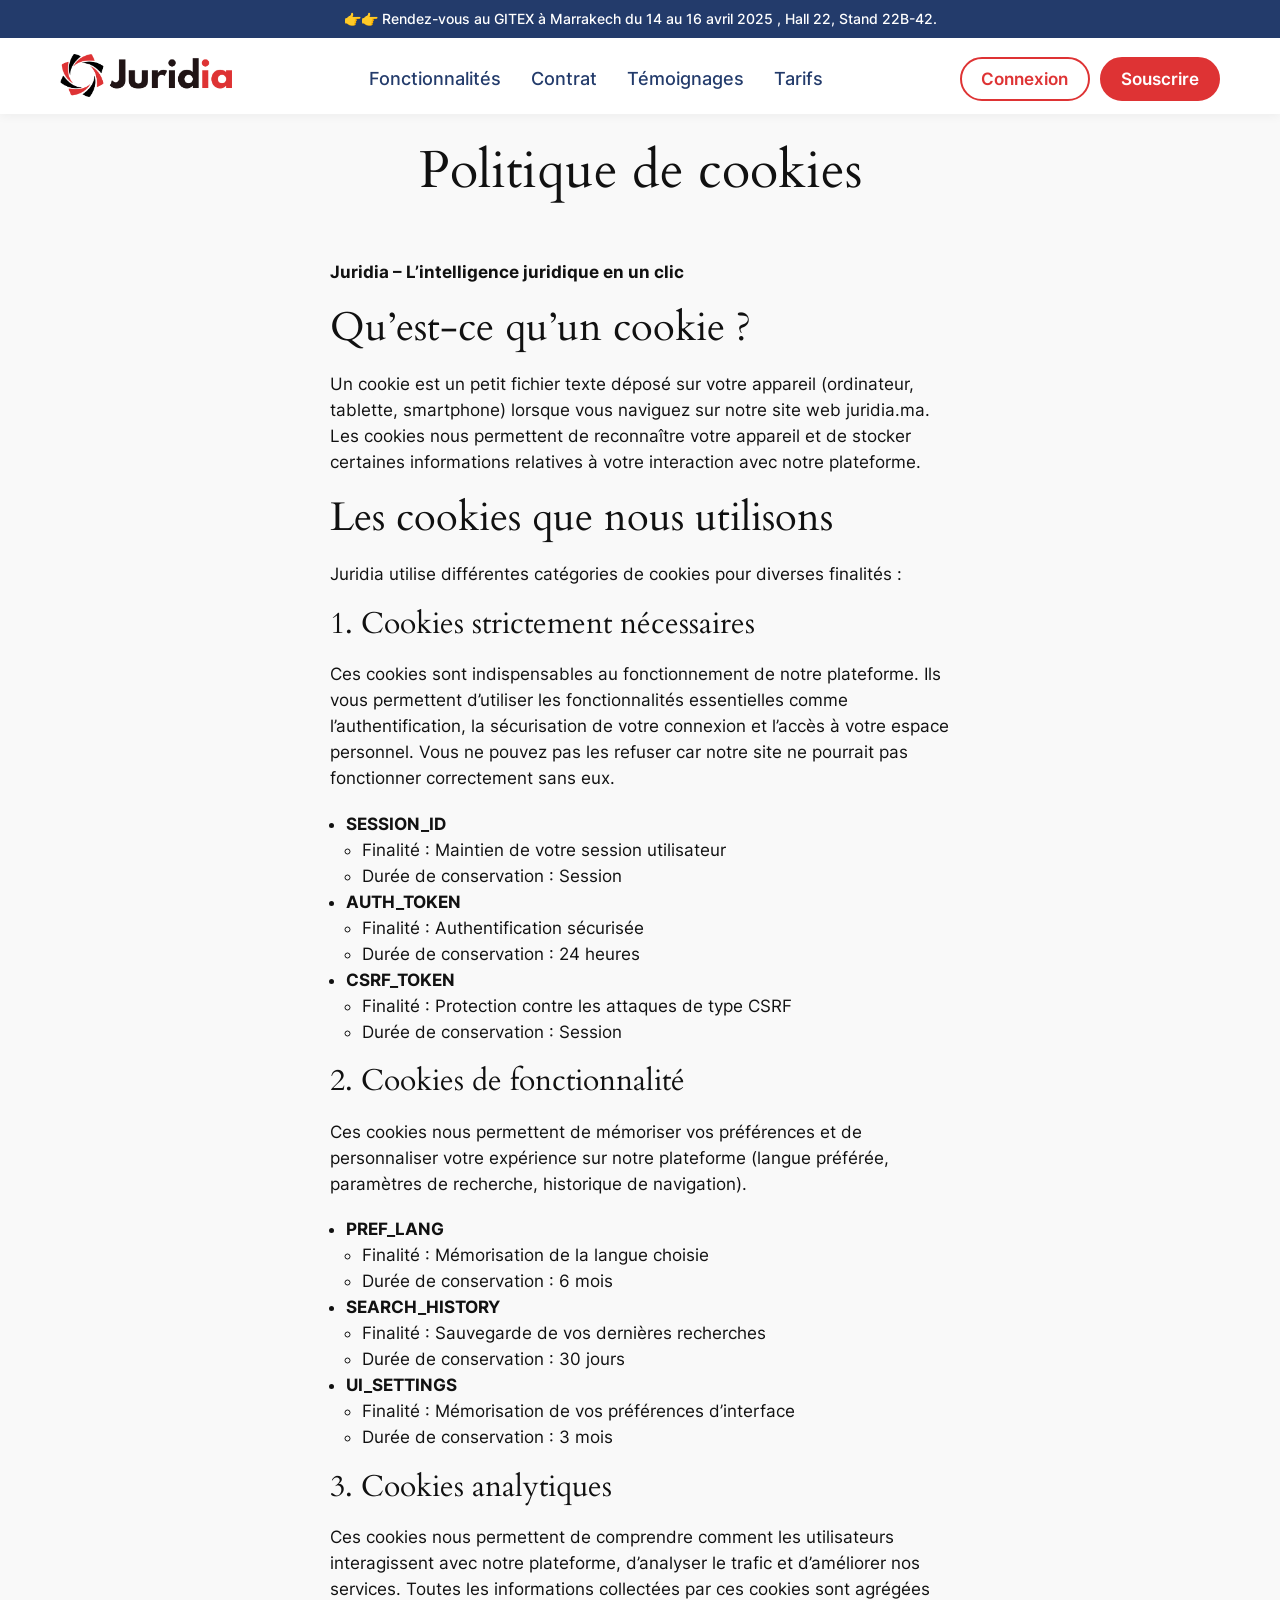
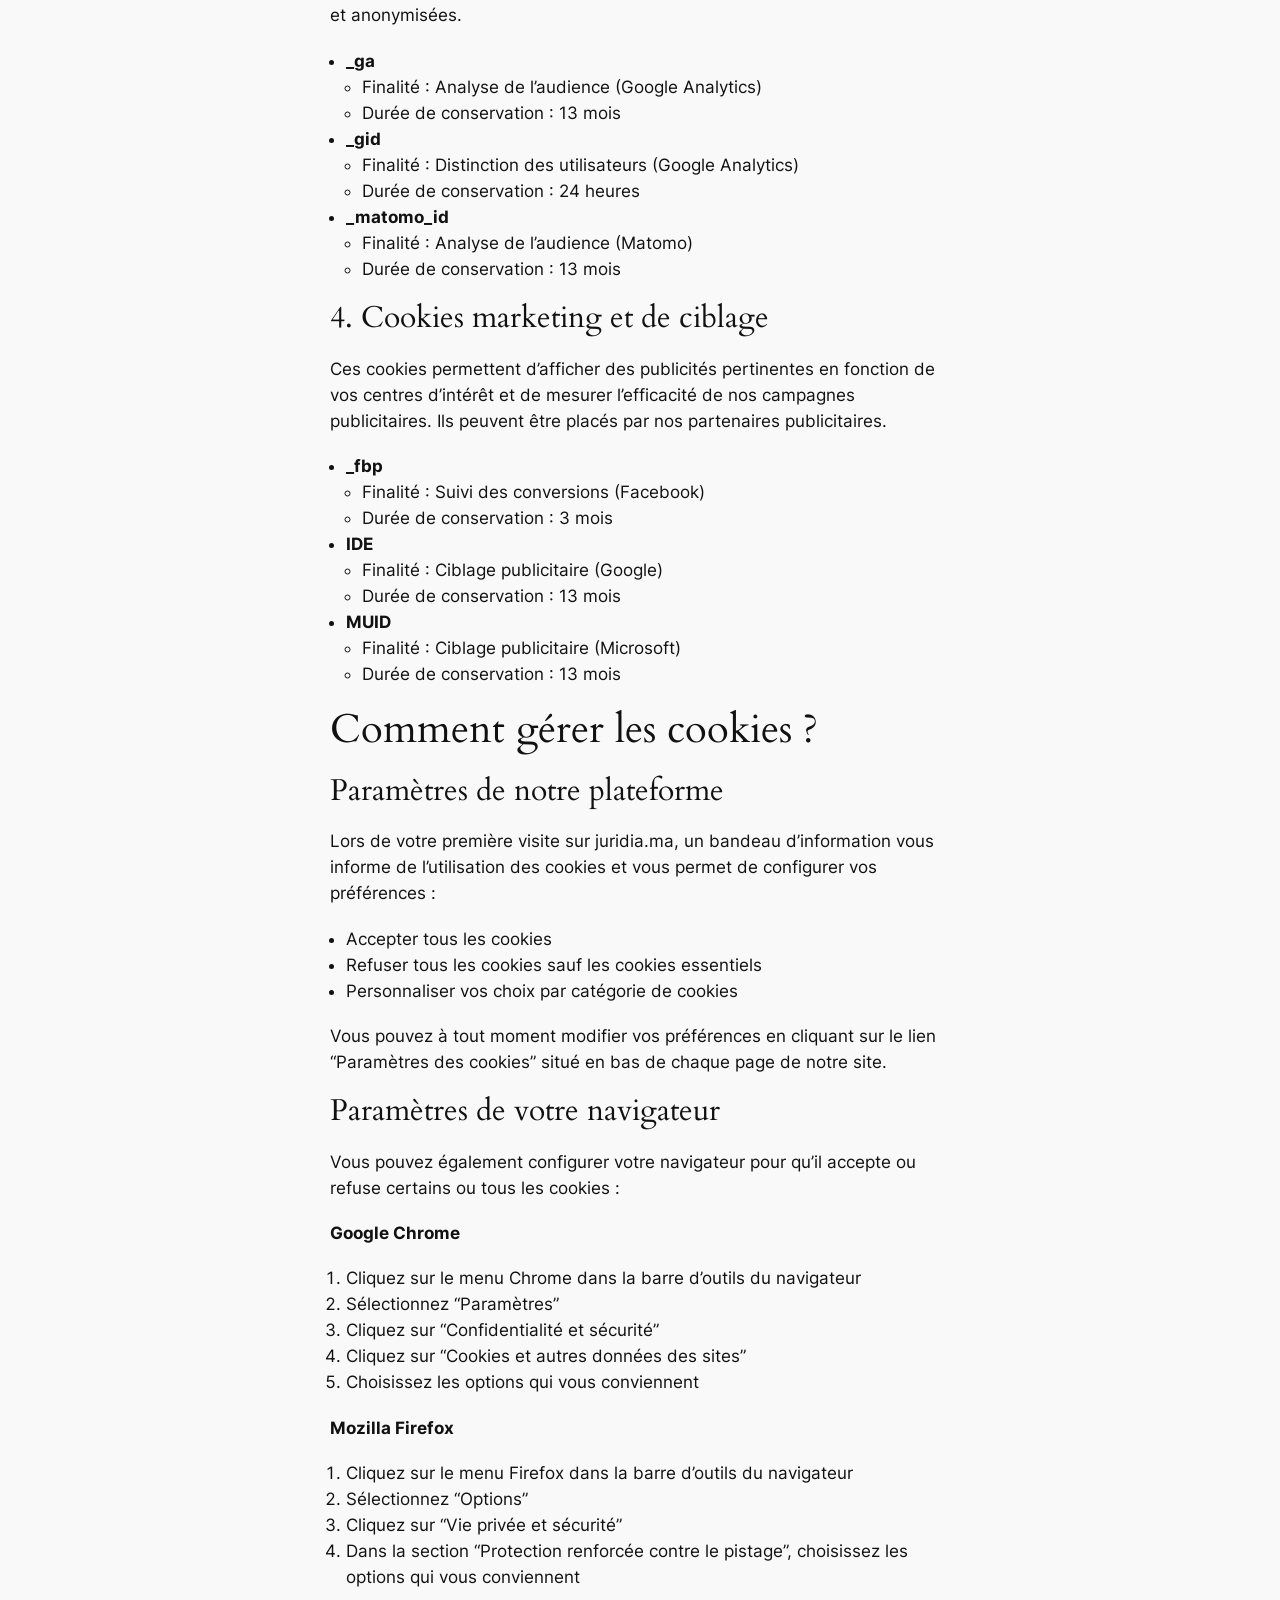
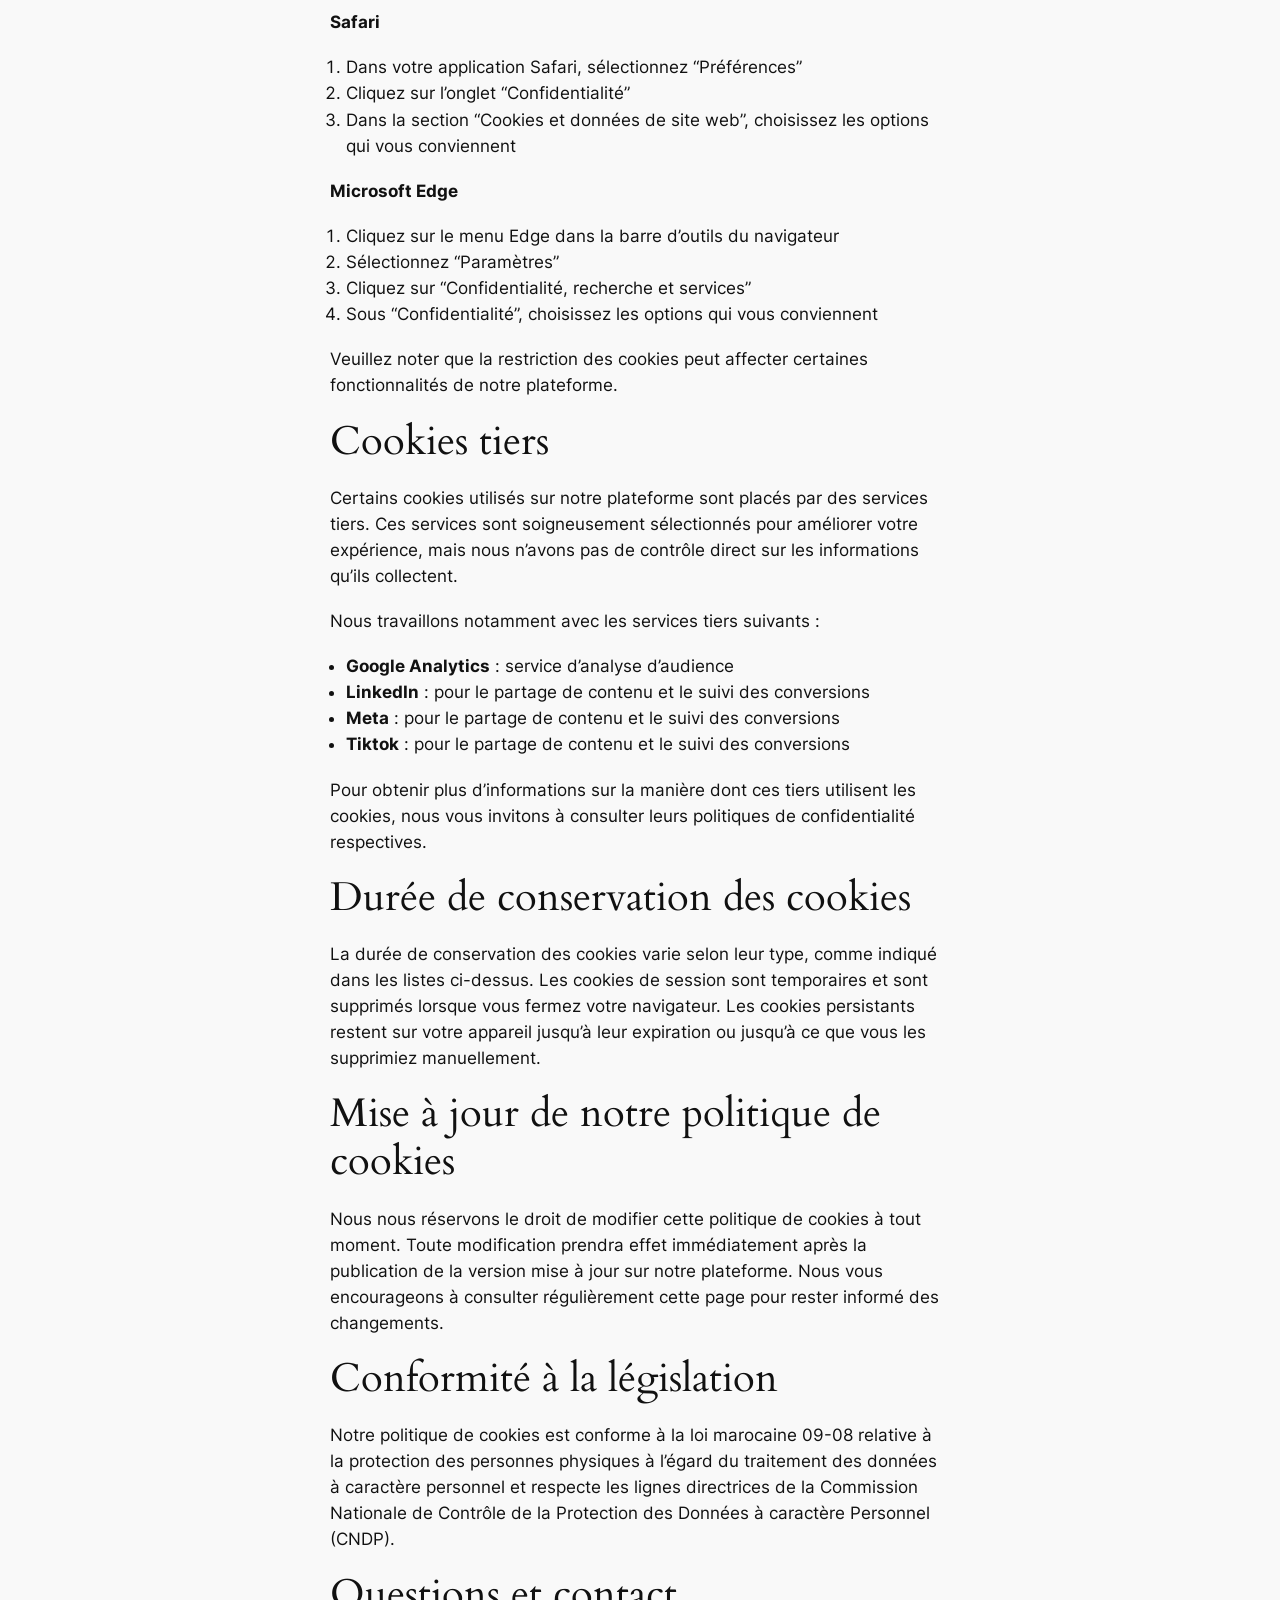
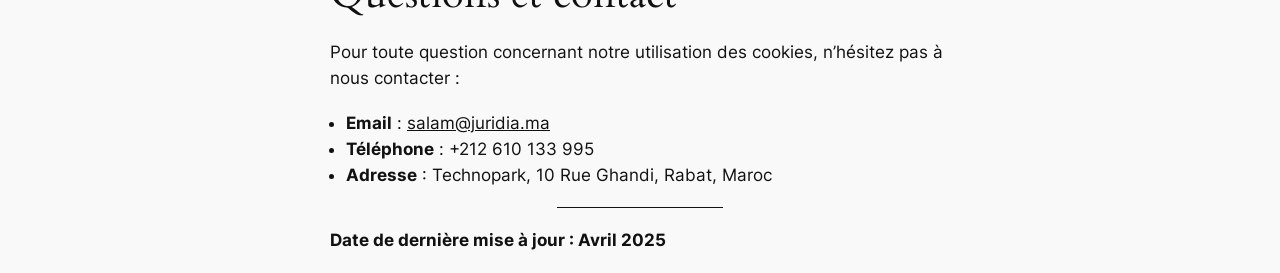
<file: juridia.ma/cookies/index.html>
<!DOCTYPE html>
<html lang="en-US">

<!-- Mirrored from juridia.ma/cookies/ by HTTrack Website Copier/3.x [XR&CO'2014], Fri, 11 Apr 2025 21:43:29 GMT -->
<!-- Added by HTTrack --><meta http-equiv="content-type" content="text/html;charset=UTF-8" /><!-- /Added by HTTrack -->
<head>
	<meta charset="UTF-8" />
	<meta name="viewport" content="width=device-width, initial-scale=1" />
<meta name='robots' content='max-image-preview:large' />
	<style>img:is([sizes="auto" i], [sizes^="auto," i]) { contain-intrinsic-size: 3000px 1500px }</style>
	<title>Politique de cookies &#8211; Juridia</title>
<link rel='dns-prefetch' href='http://www.googletagmanager.com/' />
<link rel="alternate" type="application/rss+xml" title="Juridia &raquo; Feed" href="../feed/index.html" />
<link rel="alternate" type="application/rss+xml" title="Juridia &raquo; Comments Feed" href="../comments/feed/index.html" />
<script>
window._wpemojiSettings = {"baseUrl":"https:\/\/s.w.org\/images\/core\/emoji\/15.0.3\/72x72\/","ext":".png","svgUrl":"https:\/\/s.w.org\/images\/core\/emoji\/15.0.3\/svg\/","svgExt":".svg","source":{"concatemoji":"https:\/\/juridia.ma\/wp-includes\/js\/wp-emoji-release.min.js?ver=6.7.2"}};
/*! This file is auto-generated */
!function(i,n){var o,s,e;function c(e){try{var t={supportTests:e,timestamp:(new Date).valueOf()};sessionStorage.setItem(o,JSON.stringify(t))}catch(e){}}function p(e,t,n){e.clearRect(0,0,e.canvas.width,e.canvas.height),e.fillText(t,0,0);var t=new Uint32Array(e.getImageData(0,0,e.canvas.width,e.canvas.height).data),r=(e.clearRect(0,0,e.canvas.width,e.canvas.height),e.fillText(n,0,0),new Uint32Array(e.getImageData(0,0,e.canvas.width,e.canvas.height).data));return t.every(function(e,t){return e===r[t]})}function u(e,t,n){switch(t){case"flag":return n(e,"\ud83c\udff3\ufe0f\u200d\u26a7\ufe0f","\ud83c\udff3\ufe0f\u200b\u26a7\ufe0f")?!1:!n(e,"\ud83c\uddfa\ud83c\uddf3","\ud83c\uddfa\u200b\ud83c\uddf3")&&!n(e,"\ud83c\udff4\udb40\udc67\udb40\udc62\udb40\udc65\udb40\udc6e\udb40\udc67\udb40\udc7f","\ud83c\udff4\u200b\udb40\udc67\u200b\udb40\udc62\u200b\udb40\udc65\u200b\udb40\udc6e\u200b\udb40\udc67\u200b\udb40\udc7f");case"emoji":return!n(e,"\ud83d\udc26\u200d\u2b1b","\ud83d\udc26\u200b\u2b1b")}return!1}function f(e,t,n){var r="undefined"!=typeof WorkerGlobalScope&&self instanceof WorkerGlobalScope?new OffscreenCanvas(300,150):i.createElement("canvas"),a=r.getContext("2d",{willReadFrequently:!0}),o=(a.textBaseline="top",a.font="600 32px Arial",{});return e.forEach(function(e){o[e]=t(a,e,n)}),o}function t(e){var t=i.createElement("script");t.src=e,t.defer=!0,i.head.appendChild(t)}"undefined"!=typeof Promise&&(o="wpEmojiSettingsSupports",s=["flag","emoji"],n.supports={everything:!0,everythingExceptFlag:!0},e=new Promise(function(e){i.addEventListener("DOMContentLoaded",e,{once:!0})}),new Promise(function(t){var n=function(){try{var e=JSON.parse(sessionStorage.getItem(o));if("object"==typeof e&&"number"==typeof e.timestamp&&(new Date).valueOf()<e.timestamp+604800&&"object"==typeof e.supportTests)return e.supportTests}catch(e){}return null}();if(!n){if("undefined"!=typeof Worker&&"undefined"!=typeof OffscreenCanvas&&"undefined"!=typeof URL&&URL.createObjectURL&&"undefined"!=typeof Blob)try{var e="postMessage("+f.toString()+"("+[JSON.stringify(s),u.toString(),p.toString()].join(",")+"));",r=new Blob([e],{type:"text/javascript"}),a=new Worker(URL.createObjectURL(r),{name:"wpTestEmojiSupports"});return void(a.onmessage=function(e){c(n=e.data),a.terminate(),t(n)})}catch(e){}c(n=f(s,u,p))}t(n)}).then(function(e){for(var t in e)n.supports[t]=e[t],n.supports.everything=n.supports.everything&&n.supports[t],"flag"!==t&&(n.supports.everythingExceptFlag=n.supports.everythingExceptFlag&&n.supports[t]);n.supports.everythingExceptFlag=n.supports.everythingExceptFlag&&!n.supports.flag,n.DOMReady=!1,n.readyCallback=function(){n.DOMReady=!0}}).then(function(){return e}).then(function(){var e;n.supports.everything||(n.readyCallback(),(e=n.source||{}).concatemoji?t(e.concatemoji):e.wpemoji&&e.twemoji&&(t(e.twemoji),t(e.wpemoji)))}))}((window,document),window._wpemojiSettings);
</script>
<link rel='stylesheet' id='elementor-frontend-css' href='../wp-content/plugins/elementor/assets/css/frontend.min414b.css?ver=3.28.2' media='all' />
<link rel='stylesheet' id='elementor-post-9-css' href='../wp-content/uploads/elementor/css/post-90037.css?ver=1743949018' media='all' />
<style id='wp-block-spacer-inline-css'>
.wp-block-spacer{clear:both}
</style>
<style id='wp-block-post-title-inline-css'>
.wp-block-post-title{box-sizing:border-box;word-break:break-word}.wp-block-post-title :where(a){display:inline-block;font-family:inherit;font-size:inherit;font-style:inherit;font-weight:inherit;letter-spacing:inherit;line-height:inherit;text-decoration:inherit}
</style>
<style id='wp-block-post-featured-image-inline-css'>
.wp-block-post-featured-image{margin-left:0;margin-right:0}.wp-block-post-featured-image a{display:block;height:100%}.wp-block-post-featured-image :where(img){box-sizing:border-box;height:auto;max-width:100%;vertical-align:bottom;width:100%}.wp-block-post-featured-image.alignfull img,.wp-block-post-featured-image.alignwide img{width:100%}.wp-block-post-featured-image .wp-block-post-featured-image__overlay.has-background-dim{background-color:#000;inset:0;position:absolute}.wp-block-post-featured-image{position:relative}.wp-block-post-featured-image .wp-block-post-featured-image__overlay.has-background-gradient{background-color:initial}.wp-block-post-featured-image .wp-block-post-featured-image__overlay.has-background-dim-0{opacity:0}.wp-block-post-featured-image .wp-block-post-featured-image__overlay.has-background-dim-10{opacity:.1}.wp-block-post-featured-image .wp-block-post-featured-image__overlay.has-background-dim-20{opacity:.2}.wp-block-post-featured-image .wp-block-post-featured-image__overlay.has-background-dim-30{opacity:.3}.wp-block-post-featured-image .wp-block-post-featured-image__overlay.has-background-dim-40{opacity:.4}.wp-block-post-featured-image .wp-block-post-featured-image__overlay.has-background-dim-50{opacity:.5}.wp-block-post-featured-image .wp-block-post-featured-image__overlay.has-background-dim-60{opacity:.6}.wp-block-post-featured-image .wp-block-post-featured-image__overlay.has-background-dim-70{opacity:.7}.wp-block-post-featured-image .wp-block-post-featured-image__overlay.has-background-dim-80{opacity:.8}.wp-block-post-featured-image .wp-block-post-featured-image__overlay.has-background-dim-90{opacity:.9}.wp-block-post-featured-image .wp-block-post-featured-image__overlay.has-background-dim-100{opacity:1}.wp-block-post-featured-image:where(.alignleft,.alignright){width:100%}
</style>
<style id='wp-block-group-inline-css'>
.wp-block-group{box-sizing:border-box}:where(.wp-block-group.wp-block-group-is-layout-constrained){position:relative}
</style>
<style id='wp-block-paragraph-inline-css'>
.is-small-text{font-size:.875em}.is-regular-text{font-size:1em}.is-large-text{font-size:2.25em}.is-larger-text{font-size:3em}.has-drop-cap:not(:focus):first-letter{float:left;font-size:8.4em;font-style:normal;font-weight:100;line-height:.68;margin:.05em .1em 0 0;text-transform:uppercase}body.rtl .has-drop-cap:not(:focus):first-letter{float:none;margin-left:.1em}p.has-drop-cap.has-background{overflow:hidden}:root :where(p.has-background){padding:1.25em 2.375em}:where(p.has-text-color:not(.has-link-color)) a{color:inherit}p.has-text-align-left[style*="writing-mode:vertical-lr"],p.has-text-align-right[style*="writing-mode:vertical-rl"]{rotate:180deg}
</style>
<style id='wp-block-heading-inline-css'>
h1.has-background,h2.has-background,h3.has-background,h4.has-background,h5.has-background,h6.has-background{padding:1.25em 2.375em}h1.has-text-align-left[style*=writing-mode]:where([style*=vertical-lr]),h1.has-text-align-right[style*=writing-mode]:where([style*=vertical-rl]),h2.has-text-align-left[style*=writing-mode]:where([style*=vertical-lr]),h2.has-text-align-right[style*=writing-mode]:where([style*=vertical-rl]),h3.has-text-align-left[style*=writing-mode]:where([style*=vertical-lr]),h3.has-text-align-right[style*=writing-mode]:where([style*=vertical-rl]),h4.has-text-align-left[style*=writing-mode]:where([style*=vertical-lr]),h4.has-text-align-right[style*=writing-mode]:where([style*=vertical-rl]),h5.has-text-align-left[style*=writing-mode]:where([style*=vertical-lr]),h5.has-text-align-right[style*=writing-mode]:where([style*=vertical-rl]),h6.has-text-align-left[style*=writing-mode]:where([style*=vertical-lr]),h6.has-text-align-right[style*=writing-mode]:where([style*=vertical-rl]){rotate:180deg}

				.is-style-asterisk:before {
					content: '';
					width: 1.5rem;
					height: 3rem;
					background: var(--wp--preset--color--contrast-2, currentColor);
					clip-path: path('M11.93.684v8.039l5.633-5.633 1.216 1.23-5.66 5.66h8.04v1.737H13.2l5.701 5.701-1.23 1.23-5.742-5.742V21h-1.737v-8.094l-5.77 5.77-1.23-1.217 5.743-5.742H.842V9.98h8.162l-5.701-5.7 1.23-1.231 5.66 5.66V.684h1.737Z');
					display: block;
				}

				/* Hide the asterisk if the heading has no content, to avoid using empty headings to display the asterisk only, which is an A11Y issue */
				.is-style-asterisk:empty:before {
					content: none;
				}

				.is-style-asterisk:-moz-only-whitespace:before {
					content: none;
				}

				.is-style-asterisk.has-text-align-center:before {
					margin: 0 auto;
				}

				.is-style-asterisk.has-text-align-right:before {
					margin-left: auto;
				}

				.rtl .is-style-asterisk.has-text-align-left:before {
					margin-right: auto;
				}
</style>
<style id='wp-block-list-inline-css'>
ol,ul{box-sizing:border-box}:root :where(.wp-block-list.has-background){padding:1.25em 2.375em}

				ul.is-style-checkmark-list {
					list-style-type: "\2713";
				}

				ul.is-style-checkmark-list li {
					padding-inline-start: 1ch;
				}
</style>
<style id='wp-block-separator-inline-css'>
@charset "UTF-8";.wp-block-separator{border:none;border-top:2px solid}:root :where(.wp-block-separator.is-style-dots){height:auto;line-height:1;text-align:center}:root :where(.wp-block-separator.is-style-dots):before{color:currentColor;content:"···";font-family:serif;font-size:1.5em;letter-spacing:2em;padding-left:2em}.wp-block-separator.is-style-dots{background:none!important;border:none!important}
</style>
<style id='wp-block-post-content-inline-css'>
.wp-block-post-content{display:flow-root}
</style>
<link rel='stylesheet' id='hfe-widgets-style-css' href='../wp-content/plugins/header-footer-elementor/inc/widgets-css/frontend950a.css?ver=2.2.3' media='all' />
<style id='wp-emoji-styles-inline-css'>

	img.wp-smiley, img.emoji {
		display: inline !important;
		border: none !important;
		box-shadow: none !important;
		height: 1em !important;
		width: 1em !important;
		margin: 0 0.07em !important;
		vertical-align: -0.1em !important;
		background: none !important;
		padding: 0 !important;
	}
</style>
<style id='wp-block-library-inline-css'>
:root{--wp-admin-theme-color:#007cba;--wp-admin-theme-color--rgb:0,124,186;--wp-admin-theme-color-darker-10:#006ba1;--wp-admin-theme-color-darker-10--rgb:0,107,161;--wp-admin-theme-color-darker-20:#005a87;--wp-admin-theme-color-darker-20--rgb:0,90,135;--wp-admin-border-width-focus:2px;--wp-block-synced-color:#7a00df;--wp-block-synced-color--rgb:122,0,223;--wp-bound-block-color:var(--wp-block-synced-color)}@media (min-resolution:192dpi){:root{--wp-admin-border-width-focus:1.5px}}.wp-element-button{cursor:pointer}:root{--wp--preset--font-size--normal:16px;--wp--preset--font-size--huge:42px}:root .has-very-light-gray-background-color{background-color:#eee}:root .has-very-dark-gray-background-color{background-color:#313131}:root .has-very-light-gray-color{color:#eee}:root .has-very-dark-gray-color{color:#313131}:root .has-vivid-green-cyan-to-vivid-cyan-blue-gradient-background{background:linear-gradient(135deg,#00d084,#0693e3)}:root .has-purple-crush-gradient-background{background:linear-gradient(135deg,#34e2e4,#4721fb 50%,#ab1dfe)}:root .has-hazy-dawn-gradient-background{background:linear-gradient(135deg,#faaca8,#dad0ec)}:root .has-subdued-olive-gradient-background{background:linear-gradient(135deg,#fafae1,#67a671)}:root .has-atomic-cream-gradient-background{background:linear-gradient(135deg,#fdd79a,#004a59)}:root .has-nightshade-gradient-background{background:linear-gradient(135deg,#330968,#31cdcf)}:root .has-midnight-gradient-background{background:linear-gradient(135deg,#020381,#2874fc)}.has-regular-font-size{font-size:1em}.has-larger-font-size{font-size:2.625em}.has-normal-font-size{font-size:var(--wp--preset--font-size--normal)}.has-huge-font-size{font-size:var(--wp--preset--font-size--huge)}.has-text-align-center{text-align:center}.has-text-align-left{text-align:left}.has-text-align-right{text-align:right}#end-resizable-editor-section{display:none}.aligncenter{clear:both}.items-justified-left{justify-content:flex-start}.items-justified-center{justify-content:center}.items-justified-right{justify-content:flex-end}.items-justified-space-between{justify-content:space-between}.screen-reader-text{border:0;clip:rect(1px,1px,1px,1px);clip-path:inset(50%);height:1px;margin:-1px;overflow:hidden;padding:0;position:absolute;width:1px;word-wrap:normal!important}.screen-reader-text:focus{background-color:#ddd;clip:auto!important;clip-path:none;color:#444;display:block;font-size:1em;height:auto;left:5px;line-height:normal;padding:15px 23px 14px;text-decoration:none;top:5px;width:auto;z-index:100000}html :where(.has-border-color){border-style:solid}html :where([style*=border-top-color]){border-top-style:solid}html :where([style*=border-right-color]){border-right-style:solid}html :where([style*=border-bottom-color]){border-bottom-style:solid}html :where([style*=border-left-color]){border-left-style:solid}html :where([style*=border-width]){border-style:solid}html :where([style*=border-top-width]){border-top-style:solid}html :where([style*=border-right-width]){border-right-style:solid}html :where([style*=border-bottom-width]){border-bottom-style:solid}html :where([style*=border-left-width]){border-left-style:solid}html :where(img[class*=wp-image-]){height:auto;max-width:100%}:where(figure){margin:0 0 1em}html :where(.is-position-sticky){--wp-admin--admin-bar--position-offset:var(--wp-admin--admin-bar--height,0px)}@media screen and (max-width:600px){html :where(.is-position-sticky){--wp-admin--admin-bar--position-offset:0px}}
</style>
<style id='global-styles-inline-css'>
:root{--wp--preset--aspect-ratio--square: 1;--wp--preset--aspect-ratio--4-3: 4/3;--wp--preset--aspect-ratio--3-4: 3/4;--wp--preset--aspect-ratio--3-2: 3/2;--wp--preset--aspect-ratio--2-3: 2/3;--wp--preset--aspect-ratio--16-9: 16/9;--wp--preset--aspect-ratio--9-16: 9/16;--wp--preset--color--black: #000000;--wp--preset--color--cyan-bluish-gray: #abb8c3;--wp--preset--color--white: #ffffff;--wp--preset--color--pale-pink: #f78da7;--wp--preset--color--vivid-red: #cf2e2e;--wp--preset--color--luminous-vivid-orange: #ff6900;--wp--preset--color--luminous-vivid-amber: #fcb900;--wp--preset--color--light-green-cyan: #7bdcb5;--wp--preset--color--vivid-green-cyan: #00d084;--wp--preset--color--pale-cyan-blue: #8ed1fc;--wp--preset--color--vivid-cyan-blue: #0693e3;--wp--preset--color--vivid-purple: #9b51e0;--wp--preset--color--base: #f9f9f9;--wp--preset--color--base-2: #ffffff;--wp--preset--color--contrast: #111111;--wp--preset--color--contrast-2: #636363;--wp--preset--color--contrast-3: #A4A4A4;--wp--preset--color--accent: #cfcabe;--wp--preset--color--accent-2: #c2a990;--wp--preset--color--accent-3: #d8613c;--wp--preset--color--accent-4: #b1c5a4;--wp--preset--color--accent-5: #b5bdbc;--wp--preset--gradient--vivid-cyan-blue-to-vivid-purple: linear-gradient(135deg,rgba(6,147,227,1) 0%,rgb(155,81,224) 100%);--wp--preset--gradient--light-green-cyan-to-vivid-green-cyan: linear-gradient(135deg,rgb(122,220,180) 0%,rgb(0,208,130) 100%);--wp--preset--gradient--luminous-vivid-amber-to-luminous-vivid-orange: linear-gradient(135deg,rgba(252,185,0,1) 0%,rgba(255,105,0,1) 100%);--wp--preset--gradient--luminous-vivid-orange-to-vivid-red: linear-gradient(135deg,rgba(255,105,0,1) 0%,rgb(207,46,46) 100%);--wp--preset--gradient--very-light-gray-to-cyan-bluish-gray: linear-gradient(135deg,rgb(238,238,238) 0%,rgb(169,184,195) 100%);--wp--preset--gradient--cool-to-warm-spectrum: linear-gradient(135deg,rgb(74,234,220) 0%,rgb(151,120,209) 20%,rgb(207,42,186) 40%,rgb(238,44,130) 60%,rgb(251,105,98) 80%,rgb(254,248,76) 100%);--wp--preset--gradient--blush-light-purple: linear-gradient(135deg,rgb(255,206,236) 0%,rgb(152,150,240) 100%);--wp--preset--gradient--blush-bordeaux: linear-gradient(135deg,rgb(254,205,165) 0%,rgb(254,45,45) 50%,rgb(107,0,62) 100%);--wp--preset--gradient--luminous-dusk: linear-gradient(135deg,rgb(255,203,112) 0%,rgb(199,81,192) 50%,rgb(65,88,208) 100%);--wp--preset--gradient--pale-ocean: linear-gradient(135deg,rgb(255,245,203) 0%,rgb(182,227,212) 50%,rgb(51,167,181) 100%);--wp--preset--gradient--electric-grass: linear-gradient(135deg,rgb(202,248,128) 0%,rgb(113,206,126) 100%);--wp--preset--gradient--midnight: linear-gradient(135deg,rgb(2,3,129) 0%,rgb(40,116,252) 100%);--wp--preset--gradient--gradient-1: linear-gradient(to bottom, #cfcabe 0%, #F9F9F9 100%);--wp--preset--gradient--gradient-2: linear-gradient(to bottom, #C2A990 0%, #F9F9F9 100%);--wp--preset--gradient--gradient-3: linear-gradient(to bottom, #D8613C 0%, #F9F9F9 100%);--wp--preset--gradient--gradient-4: linear-gradient(to bottom, #B1C5A4 0%, #F9F9F9 100%);--wp--preset--gradient--gradient-5: linear-gradient(to bottom, #B5BDBC 0%, #F9F9F9 100%);--wp--preset--gradient--gradient-6: linear-gradient(to bottom, #A4A4A4 0%, #F9F9F9 100%);--wp--preset--gradient--gradient-7: linear-gradient(to bottom, #cfcabe 50%, #F9F9F9 50%);--wp--preset--gradient--gradient-8: linear-gradient(to bottom, #C2A990 50%, #F9F9F9 50%);--wp--preset--gradient--gradient-9: linear-gradient(to bottom, #D8613C 50%, #F9F9F9 50%);--wp--preset--gradient--gradient-10: linear-gradient(to bottom, #B1C5A4 50%, #F9F9F9 50%);--wp--preset--gradient--gradient-11: linear-gradient(to bottom, #B5BDBC 50%, #F9F9F9 50%);--wp--preset--gradient--gradient-12: linear-gradient(to bottom, #A4A4A4 50%, #F9F9F9 50%);--wp--preset--font-size--small: 0.9rem;--wp--preset--font-size--medium: 1.05rem;--wp--preset--font-size--large: clamp(1.39rem, 1.39rem + ((1vw - 0.2rem) * 0.767), 1.85rem);--wp--preset--font-size--x-large: clamp(1.85rem, 1.85rem + ((1vw - 0.2rem) * 1.083), 2.5rem);--wp--preset--font-size--xx-large: clamp(2.5rem, 2.5rem + ((1vw - 0.2rem) * 1.283), 3.27rem);--wp--preset--font-family--body: "Inter", sans-serif;--wp--preset--font-family--heading: Cardo;--wp--preset--font-family--system-sans-serif: -apple-system, BlinkMacSystemFont, avenir next, avenir, segoe ui, helvetica neue, helvetica, Cantarell, Ubuntu, roboto, noto, arial, sans-serif;--wp--preset--font-family--system-serif: Iowan Old Style, Apple Garamond, Baskerville, Times New Roman, Droid Serif, Times, Source Serif Pro, serif, Apple Color Emoji, Segoe UI Emoji, Segoe UI Symbol;--wp--preset--spacing--20: min(1.5rem, 2vw);--wp--preset--spacing--30: min(2.5rem, 3vw);--wp--preset--spacing--40: min(4rem, 5vw);--wp--preset--spacing--50: min(6.5rem, 8vw);--wp--preset--spacing--60: min(10.5rem, 13vw);--wp--preset--spacing--70: 3.38rem;--wp--preset--spacing--80: 5.06rem;--wp--preset--spacing--10: 1rem;--wp--preset--shadow--natural: 6px 6px 9px rgba(0, 0, 0, 0.2);--wp--preset--shadow--deep: 12px 12px 50px rgba(0, 0, 0, 0.4);--wp--preset--shadow--sharp: 6px 6px 0px rgba(0, 0, 0, 0.2);--wp--preset--shadow--outlined: 6px 6px 0px -3px rgba(255, 255, 255, 1), 6px 6px rgba(0, 0, 0, 1);--wp--preset--shadow--crisp: 6px 6px 0px rgba(0, 0, 0, 1);}:root { --wp--style--global--content-size: 620px;--wp--style--global--wide-size: 1280px; }:where(body) { margin: 0; }.wp-site-blocks { padding-top: var(--wp--style--root--padding-top); padding-bottom: var(--wp--style--root--padding-bottom); }.has-global-padding { padding-right: var(--wp--style--root--padding-right); padding-left: var(--wp--style--root--padding-left); }.has-global-padding > .alignfull { margin-right: calc(var(--wp--style--root--padding-right) * -1); margin-left: calc(var(--wp--style--root--padding-left) * -1); }.has-global-padding :where(:not(.alignfull.is-layout-flow) > .has-global-padding:not(.wp-block-block, .alignfull)) { padding-right: 0; padding-left: 0; }.has-global-padding :where(:not(.alignfull.is-layout-flow) > .has-global-padding:not(.wp-block-block, .alignfull)) > .alignfull { margin-left: 0; margin-right: 0; }.wp-site-blocks > .alignleft { float: left; margin-right: 2em; }.wp-site-blocks > .alignright { float: right; margin-left: 2em; }.wp-site-blocks > .aligncenter { justify-content: center; margin-left: auto; margin-right: auto; }:where(.wp-site-blocks) > * { margin-block-start: 1.2rem; margin-block-end: 0; }:where(.wp-site-blocks) > :first-child { margin-block-start: 0; }:where(.wp-site-blocks) > :last-child { margin-block-end: 0; }:root { --wp--style--block-gap: 1.2rem; }:root :where(.is-layout-flow) > :first-child{margin-block-start: 0;}:root :where(.is-layout-flow) > :last-child{margin-block-end: 0;}:root :where(.is-layout-flow) > *{margin-block-start: 1.2rem;margin-block-end: 0;}:root :where(.is-layout-constrained) > :first-child{margin-block-start: 0;}:root :where(.is-layout-constrained) > :last-child{margin-block-end: 0;}:root :where(.is-layout-constrained) > *{margin-block-start: 1.2rem;margin-block-end: 0;}:root :where(.is-layout-flex){gap: 1.2rem;}:root :where(.is-layout-grid){gap: 1.2rem;}.is-layout-flow > .alignleft{float: left;margin-inline-start: 0;margin-inline-end: 2em;}.is-layout-flow > .alignright{float: right;margin-inline-start: 2em;margin-inline-end: 0;}.is-layout-flow > .aligncenter{margin-left: auto !important;margin-right: auto !important;}.is-layout-constrained > .alignleft{float: left;margin-inline-start: 0;margin-inline-end: 2em;}.is-layout-constrained > .alignright{float: right;margin-inline-start: 2em;margin-inline-end: 0;}.is-layout-constrained > .aligncenter{margin-left: auto !important;margin-right: auto !important;}.is-layout-constrained > :where(:not(.alignleft):not(.alignright):not(.alignfull)){max-width: var(--wp--style--global--content-size);margin-left: auto !important;margin-right: auto !important;}.is-layout-constrained > .alignwide{max-width: var(--wp--style--global--wide-size);}body .is-layout-flex{display: flex;}.is-layout-flex{flex-wrap: wrap;align-items: center;}.is-layout-flex > :is(*, div){margin: 0;}body .is-layout-grid{display: grid;}.is-layout-grid > :is(*, div){margin: 0;}body{background-color: var(--wp--preset--color--base);color: var(--wp--preset--color--contrast);font-family: var(--wp--preset--font-family--body);font-size: var(--wp--preset--font-size--medium);font-style: normal;font-weight: 400;line-height: 1.55;--wp--style--root--padding-top: 0px;--wp--style--root--padding-right: var(--wp--preset--spacing--50);--wp--style--root--padding-bottom: 0px;--wp--style--root--padding-left: var(--wp--preset--spacing--50);}a:where(:not(.wp-element-button)){color: var(--wp--preset--color--contrast);text-decoration: underline;}:root :where(a:where(:not(.wp-element-button)):hover){text-decoration: none;}h1, h2, h3, h4, h5, h6{color: var(--wp--preset--color--contrast);font-family: var(--wp--preset--font-family--heading);font-weight: 400;line-height: 1.2;}h1{font-size: var(--wp--preset--font-size--xx-large);line-height: 1.15;}h2{font-size: var(--wp--preset--font-size--x-large);}h3{font-size: var(--wp--preset--font-size--large);}h4{font-size: clamp(1.1rem, 1.1rem + ((1vw - 0.2rem) * 0.767), 1.5rem);}h5{font-size: var(--wp--preset--font-size--medium);}h6{font-size: var(--wp--preset--font-size--small);}:root :where(.wp-element-button, .wp-block-button__link){background-color: var(--wp--preset--color--contrast);border-radius: .33rem;border-color: var(--wp--preset--color--contrast);border-width: 0;color: var(--wp--preset--color--base);font-family: inherit;font-size: var(--wp--preset--font-size--small);font-style: normal;font-weight: 500;line-height: inherit;padding-top: 0.6rem;padding-right: 1rem;padding-bottom: 0.6rem;padding-left: 1rem;text-decoration: none;}:root :where(.wp-element-button:hover, .wp-block-button__link:hover){background-color: var(--wp--preset--color--contrast-2);border-color: var(--wp--preset--color--contrast-2);color: var(--wp--preset--color--base);}:root :where(.wp-element-button:focus, .wp-block-button__link:focus){background-color: var(--wp--preset--color--contrast-2);border-color: var(--wp--preset--color--contrast-2);color: var(--wp--preset--color--base);outline-color: var(--wp--preset--color--contrast);outline-offset: 2px;}:root :where(.wp-element-button:active, .wp-block-button__link:active){background-color: var(--wp--preset--color--contrast);color: var(--wp--preset--color--base);}:root :where(.wp-element-caption, .wp-block-audio figcaption, .wp-block-embed figcaption, .wp-block-gallery figcaption, .wp-block-image figcaption, .wp-block-table figcaption, .wp-block-video figcaption){color: var(--wp--preset--color--contrast-2);font-family: var(--wp--preset--font-family--body);font-size: 0.8rem;}.has-black-color{color: var(--wp--preset--color--black) !important;}.has-cyan-bluish-gray-color{color: var(--wp--preset--color--cyan-bluish-gray) !important;}.has-white-color{color: var(--wp--preset--color--white) !important;}.has-pale-pink-color{color: var(--wp--preset--color--pale-pink) !important;}.has-vivid-red-color{color: var(--wp--preset--color--vivid-red) !important;}.has-luminous-vivid-orange-color{color: var(--wp--preset--color--luminous-vivid-orange) !important;}.has-luminous-vivid-amber-color{color: var(--wp--preset--color--luminous-vivid-amber) !important;}.has-light-green-cyan-color{color: var(--wp--preset--color--light-green-cyan) !important;}.has-vivid-green-cyan-color{color: var(--wp--preset--color--vivid-green-cyan) !important;}.has-pale-cyan-blue-color{color: var(--wp--preset--color--pale-cyan-blue) !important;}.has-vivid-cyan-blue-color{color: var(--wp--preset--color--vivid-cyan-blue) !important;}.has-vivid-purple-color{color: var(--wp--preset--color--vivid-purple) !important;}.has-base-color{color: var(--wp--preset--color--base) !important;}.has-base-2-color{color: var(--wp--preset--color--base-2) !important;}.has-contrast-color{color: var(--wp--preset--color--contrast) !important;}.has-contrast-2-color{color: var(--wp--preset--color--contrast-2) !important;}.has-contrast-3-color{color: var(--wp--preset--color--contrast-3) !important;}.has-accent-color{color: var(--wp--preset--color--accent) !important;}.has-accent-2-color{color: var(--wp--preset--color--accent-2) !important;}.has-accent-3-color{color: var(--wp--preset--color--accent-3) !important;}.has-accent-4-color{color: var(--wp--preset--color--accent-4) !important;}.has-accent-5-color{color: var(--wp--preset--color--accent-5) !important;}.has-black-background-color{background-color: var(--wp--preset--color--black) !important;}.has-cyan-bluish-gray-background-color{background-color: var(--wp--preset--color--cyan-bluish-gray) !important;}.has-white-background-color{background-color: var(--wp--preset--color--white) !important;}.has-pale-pink-background-color{background-color: var(--wp--preset--color--pale-pink) !important;}.has-vivid-red-background-color{background-color: var(--wp--preset--color--vivid-red) !important;}.has-luminous-vivid-orange-background-color{background-color: var(--wp--preset--color--luminous-vivid-orange) !important;}.has-luminous-vivid-amber-background-color{background-color: var(--wp--preset--color--luminous-vivid-amber) !important;}.has-light-green-cyan-background-color{background-color: var(--wp--preset--color--light-green-cyan) !important;}.has-vivid-green-cyan-background-color{background-color: var(--wp--preset--color--vivid-green-cyan) !important;}.has-pale-cyan-blue-background-color{background-color: var(--wp--preset--color--pale-cyan-blue) !important;}.has-vivid-cyan-blue-background-color{background-color: var(--wp--preset--color--vivid-cyan-blue) !important;}.has-vivid-purple-background-color{background-color: var(--wp--preset--color--vivid-purple) !important;}.has-base-background-color{background-color: var(--wp--preset--color--base) !important;}.has-base-2-background-color{background-color: var(--wp--preset--color--base-2) !important;}.has-contrast-background-color{background-color: var(--wp--preset--color--contrast) !important;}.has-contrast-2-background-color{background-color: var(--wp--preset--color--contrast-2) !important;}.has-contrast-3-background-color{background-color: var(--wp--preset--color--contrast-3) !important;}.has-accent-background-color{background-color: var(--wp--preset--color--accent) !important;}.has-accent-2-background-color{background-color: var(--wp--preset--color--accent-2) !important;}.has-accent-3-background-color{background-color: var(--wp--preset--color--accent-3) !important;}.has-accent-4-background-color{background-color: var(--wp--preset--color--accent-4) !important;}.has-accent-5-background-color{background-color: var(--wp--preset--color--accent-5) !important;}.has-black-border-color{border-color: var(--wp--preset--color--black) !important;}.has-cyan-bluish-gray-border-color{border-color: var(--wp--preset--color--cyan-bluish-gray) !important;}.has-white-border-color{border-color: var(--wp--preset--color--white) !important;}.has-pale-pink-border-color{border-color: var(--wp--preset--color--pale-pink) !important;}.has-vivid-red-border-color{border-color: var(--wp--preset--color--vivid-red) !important;}.has-luminous-vivid-orange-border-color{border-color: var(--wp--preset--color--luminous-vivid-orange) !important;}.has-luminous-vivid-amber-border-color{border-color: var(--wp--preset--color--luminous-vivid-amber) !important;}.has-light-green-cyan-border-color{border-color: var(--wp--preset--color--light-green-cyan) !important;}.has-vivid-green-cyan-border-color{border-color: var(--wp--preset--color--vivid-green-cyan) !important;}.has-pale-cyan-blue-border-color{border-color: var(--wp--preset--color--pale-cyan-blue) !important;}.has-vivid-cyan-blue-border-color{border-color: var(--wp--preset--color--vivid-cyan-blue) !important;}.has-vivid-purple-border-color{border-color: var(--wp--preset--color--vivid-purple) !important;}.has-base-border-color{border-color: var(--wp--preset--color--base) !important;}.has-base-2-border-color{border-color: var(--wp--preset--color--base-2) !important;}.has-contrast-border-color{border-color: var(--wp--preset--color--contrast) !important;}.has-contrast-2-border-color{border-color: var(--wp--preset--color--contrast-2) !important;}.has-contrast-3-border-color{border-color: var(--wp--preset--color--contrast-3) !important;}.has-accent-border-color{border-color: var(--wp--preset--color--accent) !important;}.has-accent-2-border-color{border-color: var(--wp--preset--color--accent-2) !important;}.has-accent-3-border-color{border-color: var(--wp--preset--color--accent-3) !important;}.has-accent-4-border-color{border-color: var(--wp--preset--color--accent-4) !important;}.has-accent-5-border-color{border-color: var(--wp--preset--color--accent-5) !important;}.has-vivid-cyan-blue-to-vivid-purple-gradient-background{background: var(--wp--preset--gradient--vivid-cyan-blue-to-vivid-purple) !important;}.has-light-green-cyan-to-vivid-green-cyan-gradient-background{background: var(--wp--preset--gradient--light-green-cyan-to-vivid-green-cyan) !important;}.has-luminous-vivid-amber-to-luminous-vivid-orange-gradient-background{background: var(--wp--preset--gradient--luminous-vivid-amber-to-luminous-vivid-orange) !important;}.has-luminous-vivid-orange-to-vivid-red-gradient-background{background: var(--wp--preset--gradient--luminous-vivid-orange-to-vivid-red) !important;}.has-very-light-gray-to-cyan-bluish-gray-gradient-background{background: var(--wp--preset--gradient--very-light-gray-to-cyan-bluish-gray) !important;}.has-cool-to-warm-spectrum-gradient-background{background: var(--wp--preset--gradient--cool-to-warm-spectrum) !important;}.has-blush-light-purple-gradient-background{background: var(--wp--preset--gradient--blush-light-purple) !important;}.has-blush-bordeaux-gradient-background{background: var(--wp--preset--gradient--blush-bordeaux) !important;}.has-luminous-dusk-gradient-background{background: var(--wp--preset--gradient--luminous-dusk) !important;}.has-pale-ocean-gradient-background{background: var(--wp--preset--gradient--pale-ocean) !important;}.has-electric-grass-gradient-background{background: var(--wp--preset--gradient--electric-grass) !important;}.has-midnight-gradient-background{background: var(--wp--preset--gradient--midnight) !important;}.has-gradient-1-gradient-background{background: var(--wp--preset--gradient--gradient-1) !important;}.has-gradient-2-gradient-background{background: var(--wp--preset--gradient--gradient-2) !important;}.has-gradient-3-gradient-background{background: var(--wp--preset--gradient--gradient-3) !important;}.has-gradient-4-gradient-background{background: var(--wp--preset--gradient--gradient-4) !important;}.has-gradient-5-gradient-background{background: var(--wp--preset--gradient--gradient-5) !important;}.has-gradient-6-gradient-background{background: var(--wp--preset--gradient--gradient-6) !important;}.has-gradient-7-gradient-background{background: var(--wp--preset--gradient--gradient-7) !important;}.has-gradient-8-gradient-background{background: var(--wp--preset--gradient--gradient-8) !important;}.has-gradient-9-gradient-background{background: var(--wp--preset--gradient--gradient-9) !important;}.has-gradient-10-gradient-background{background: var(--wp--preset--gradient--gradient-10) !important;}.has-gradient-11-gradient-background{background: var(--wp--preset--gradient--gradient-11) !important;}.has-gradient-12-gradient-background{background: var(--wp--preset--gradient--gradient-12) !important;}.has-small-font-size{font-size: var(--wp--preset--font-size--small) !important;}.has-medium-font-size{font-size: var(--wp--preset--font-size--medium) !important;}.has-large-font-size{font-size: var(--wp--preset--font-size--large) !important;}.has-x-large-font-size{font-size: var(--wp--preset--font-size--x-large) !important;}.has-xx-large-font-size{font-size: var(--wp--preset--font-size--xx-large) !important;}.has-body-font-family{font-family: var(--wp--preset--font-family--body) !important;}.has-heading-font-family{font-family: var(--wp--preset--font-family--heading) !important;}.has-system-sans-serif-font-family{font-family: var(--wp--preset--font-family--system-sans-serif) !important;}.has-system-serif-font-family{font-family: var(--wp--preset--font-family--system-serif) !important;}:where(.wp-site-blocks *:focus){outline-width:2px;outline-style:solid}
:root :where(.wp-block-list){padding-left: var(--wp--preset--spacing--10);}
:root :where(.wp-block-post-featured-image img, .wp-block-post-featured-image .block-editor-media-placeholder, .wp-block-post-featured-image .wp-block-post-featured-image__overlay){border-radius: var(--wp--preset--spacing--20);}
:root :where(.wp-block-post-title a:where(:not(.wp-element-button))){text-decoration: none;}
:root :where(.wp-block-post-title a:where(:not(.wp-element-button)):hover){text-decoration: underline;}
:root :where(.wp-block-separator){border-color: currentColor;border-width: 0 0 1px 0;border-style: solid;color: var(--wp--preset--color--contrast);}:root :where(.wp-block-separator){}:root :where(.wp-block-separator:not(.is-style-wide):not(.is-style-dots):not(.alignwide):not(.alignfull)){width: var(--wp--preset--spacing--60)}
</style>
<style id='wp-block-template-skip-link-inline-css'>

		.skip-link.screen-reader-text {
			border: 0;
			clip: rect(1px,1px,1px,1px);
			clip-path: inset(50%);
			height: 1px;
			margin: -1px;
			overflow: hidden;
			padding: 0;
			position: absolute !important;
			width: 1px;
			word-wrap: normal !important;
		}

		.skip-link.screen-reader-text:focus {
			background-color: #eee;
			clip: auto !important;
			clip-path: none;
			color: #444;
			display: block;
			font-size: 1em;
			height: auto;
			left: 5px;
			line-height: normal;
			padding: 15px 23px 14px;
			text-decoration: none;
			top: 5px;
			width: auto;
			z-index: 100000;
		}
</style>
<link rel='stylesheet' id='app_service_email-css' href='../wp-content/plugins/app_service_email/public/css/app_service_email-public1576.css?ver=1.2.1' media='all' />
<link rel='stylesheet' id='hfe-style-css' href='../wp-content/plugins/header-footer-elementor/assets/css/header-footer-elementor950a.css?ver=2.2.3' media='all' />
<link rel='stylesheet' id='elementor-post-8-css' href='../wp-content/uploads/elementor/css/post-87e9f.css?ver=1743544105' media='all' />
<link rel='stylesheet' id='elementor-post-13-css' href='../wp-content/uploads/elementor/css/post-13b3fd.css?ver=1743779476' media='all' />
<link rel='stylesheet' id='hfe-elementor-icons-css' href='../wp-content/plugins/elementor/assets/lib/eicons/css/elementor-icons.min705c.css?ver=5.34.0' media='all' />
<link rel='stylesheet' id='hfe-icons-list-css' href='../wp-content/plugins/elementor/assets/css/widget-icon-list.min44b4.css?ver=3.24.3' media='all' />
<link rel='stylesheet' id='hfe-social-icons-css' href='../wp-content/plugins/elementor/assets/css/widget-social-icons.min2401.css?ver=3.24.0' media='all' />
<link rel='stylesheet' id='hfe-social-share-icons-brands-css' href='../wp-content/plugins/elementor/assets/lib/font-awesome/css/brands52d5.css?ver=5.15.3' media='all' />
<link rel='stylesheet' id='hfe-social-share-icons-fontawesome-css' href='../wp-content/plugins/elementor/assets/lib/font-awesome/css/fontawesome52d5.css?ver=5.15.3' media='all' />
<link rel='stylesheet' id='hfe-nav-menu-icons-css' href='../wp-content/plugins/elementor/assets/lib/font-awesome/css/solid52d5.css?ver=5.15.3' media='all' />
<link rel='stylesheet' id='hfe-widget-blockquote-css' href='../wp-content/plugins/elementor-pro/assets/css/widget-blockquote.min503b.html?ver=3.25.0' media='all' />
<link rel='stylesheet' id='hfe-mega-menu-css' href='../wp-content/plugins/elementor-pro/assets/css/widget-mega-menu.min9e35.html?ver=3.26.2' media='all' />
<link rel='stylesheet' id='hfe-nav-menu-widget-css' href='../wp-content/plugins/elementor-pro/assets/css/widget-nav-menu.min42e3.html?ver=3.26.0' media='all' />
<link rel='stylesheet' id='elementor-gf-local-roboto-css' href='../wp-content/uploads/elementor/google-fonts/css/roboto0b7f.css?ver=1743431174' media='all' />
<link rel='stylesheet' id='elementor-gf-local-robotoslab-css' href='../wp-content/uploads/elementor/google-fonts/css/robotoslab9b2c.css?ver=1743431178' media='all' />
<script src="../wp-includes/js/jquery/jquery.minf43b.js?ver=3.7.1" id="jquery-core-js"></script>
<script src="../wp-includes/js/jquery/jquery-migrate.min5589.js?ver=3.4.1" id="jquery-migrate-js"></script>
<script id="jquery-js-after">
!function($){"use strict";$(document).ready(function(){$(this).scrollTop()>100&&$(".hfe-scroll-to-top-wrap").removeClass("hfe-scroll-to-top-hide"),$(window).scroll(function(){$(this).scrollTop()<100?$(".hfe-scroll-to-top-wrap").fadeOut(300):$(".hfe-scroll-to-top-wrap").fadeIn(300)}),$(".hfe-scroll-to-top-wrap").on("click",function(){$("html, body").animate({scrollTop:0},300);return!1})})}(jQuery);
</script>
<script src="../wp-content/plugins/app_service_email/public/js/app_service_email-public1576.js?ver=1.2.1" id="app_service_email-js"></script>
<link rel="https://api.w.org/" href="../wp-json/index.html" /><link rel="alternate" title="JSON" type="application/json" href="../wp-json/wp/v2/pages/548.json" /><link rel="EditURI" type="application/rsd+xml" title="RSD" href="../xmlrpc0db0.html?rsd" />
<meta name="generator" content="WordPress 6.7.2" />
<link rel="canonical" href="index.html" />
<link rel='shortlink' href='../index1dc8.html?p=548' />
<link rel="alternate" title="oEmbed (JSON)" type="application/json+oembed" href="../wp-json/oembed/1.0/embed85d0.json?url=https%3A%2F%2Fjuridia.ma%2Fcookies%2F" />
<link rel="alternate" title="oEmbed (XML)" type="text/xml+oembed" href="../wp-json/oembed/1.0/embedb752?url=https%3A%2F%2Fjuridia.ma%2Fcookies%2F&amp;format=xml" />
<meta name="generator" content="Site Kit by Google 1.149.1" /><meta name="generator" content="Elementor 3.28.2; features: e_font_icon_svg, additional_custom_breakpoints, e_local_google_fonts, e_element_cache; settings: css_print_method-external, google_font-enabled, font_display-swap">
			<style>
				.e-con.e-parent:nth-of-type(n+4):not(.e-lazyloaded):not(.e-no-lazyload),
				.e-con.e-parent:nth-of-type(n+4):not(.e-lazyloaded):not(.e-no-lazyload) * {
					background-image: none !important;
				}
				@media screen and (max-height: 1024px) {
					.e-con.e-parent:nth-of-type(n+3):not(.e-lazyloaded):not(.e-no-lazyload),
					.e-con.e-parent:nth-of-type(n+3):not(.e-lazyloaded):not(.e-no-lazyload) * {
						background-image: none !important;
					}
				}
				@media screen and (max-height: 640px) {
					.e-con.e-parent:nth-of-type(n+2):not(.e-lazyloaded):not(.e-no-lazyload),
					.e-con.e-parent:nth-of-type(n+2):not(.e-lazyloaded):not(.e-no-lazyload) * {
						background-image: none !important;
					}
				}
			</style>
			<style class='wp-fonts-local'>
@font-face{font-family:Inter;font-style:normal;font-weight:300 900;font-display:fallback;src:url('../wp-content/themes/twentytwentyfour/assets/fonts/inter/Inter-VariableFont_slnt%2cwght.woff2') format('woff2');font-stretch:normal;}
@font-face{font-family:Cardo;font-style:normal;font-weight:400;font-display:fallback;src:url('../wp-content/themes/twentytwentyfour/assets/fonts/cardo/cardo_normal_400.woff2') format('woff2');}
@font-face{font-family:Cardo;font-style:italic;font-weight:400;font-display:fallback;src:url('../wp-content/themes/twentytwentyfour/assets/fonts/cardo/cardo_italic_400.woff2') format('woff2');}
@font-face{font-family:Cardo;font-style:normal;font-weight:700;font-display:fallback;src:url('../wp-content/themes/twentytwentyfour/assets/fonts/cardo/cardo_normal_700.woff2') format('woff2');}
</style>
<link rel="icon" href="../wp-content/uploads/2025/04/site-logo-150x150.png" sizes="32x32" />
<link rel="icon" href="../wp-content/uploads/2025/04/site-logo-300x300.png" sizes="192x192" />
<link rel="apple-touch-icon" href="../wp-content/uploads/2025/04/site-logo-300x300.png" />
<meta name="msapplication-TileImage" content="/wp-content/uploads/2025/04/site-logo-300x300.png" />
</head>

<body class="page-template-default page page-id-548 wp-embed-responsive ehf-header ehf-footer ehf-template-twentytwentyfour ehf-stylesheet-twentytwentyfour elementor-default elementor-kit-8">

<div class="wp-site-blocks"><header class="wp-block-template-part">		<div data-elementor-type="wp-post" data-elementor-id="9" class="elementor elementor-9" data-elementor-post-type="elementor-hf">
				<div class="elementor-element elementor-element-be27b9e e-flex e-con-boxed e-con e-parent" data-id="be27b9e" data-element_type="container">
					<div class="e-con-inner">
				<div class="elementor-element elementor-element-5a24230 elementor-widget elementor-widget-html" data-id="5a24230" data-element_type="widget" data-widget_type="html.default">
				<div class="elementor-widget-container">
					<style>
    /* Top bar styles */
    .top-bar {
        background-color: #233B6B;
        color: white;
        text-align: center;
        padding: 8px 0;
        margin-bottom: 6px;
        font-family: 'Inter', sans-serif;
        font-size: 14px;
        font-weight: 500;
        display: flex;
        justify-content: center;
        align-items: center;
        width: 100%;
    }

    /* Base header styles - adjusted for top bar */
    #header,
    #headerimg {
        display: none !important;
    }

    .custom-header {
        width: 100%;
        background-color: white;
        padding: 19.6px 0;
        box-shadow: 0 2px 10px rgba(0, 0, 0, 0.05);
        padding: 0;
        position: fixed;
        top: 0;
        left: 0;
        right: 0;
        z-index: 1000;
        transition: transform 0.3s ease, box-shadow 0.3s ease;
    }

    /* Class to add when scrolling down */
    .custom-header.scrolled {
        /* Augmenté de 20% (6px à 7.2px) */
        box-shadow: 0 4px 15px rgba(0, 0, 0, 0.1);
    }

    .header-container {
        display: flex;
        justify-content: space-between;
        align-items: center;
        max-width: 1200px;
        margin: 0 auto;
        padding: 10px 20px;

    }

    .header-logo img {
        height: auto;
        max-height: 43.2px;
        /* Augmenté de 20% (36px à 43.2px) */
        width: auto;
        transition: max-height 0.3s ease;
    }

    .custom-header.scrolled .header-logo img {
        max-height: 38.4px;
        /* Augmenté de 20% (32px à 38.4px) */
    }

    /* Navigation styles */
    .header-nav ul {
        display: flex;
        list-style: none;
        margin: 0;
        padding: 0;
    }

    .header-nav li {
        margin: 0 15px;
    }

    .header-nav a {
        text-decoration: none;
        color: #233B6B;
        font-weight: 500;
        transition: color 0.3s ease;
        font-family: 'Inter', sans-serif;
        font-size: 18px;
        /* Augmenté de 20% (15px à 18px) */
    }

    .header-nav a:hover {
        color: #DE3334;
    }

    /* Button styles */
    .header-buttons {
        display: flex;
        gap: 10px;
    }

    .header-btn {
        display: inline-block;
        padding: 7.2px 19.2px;
        /* Augmenté de 20% (6px 16px à 7.2px 19.2px) */
        border-radius: 30px;
        text-decoration: none;
        font-weight: 600;
        font-size: 16.8px;
        /* Augmenté de 20% (14px à 16.8px) */
        font-family: 'Inter', sans-serif;
        transition: all 0.3s ease;
    }

    .btn-outline {
        border: 2px solid #DE3334;
        color: #DE3334;
        background: transparent;
    }

    .btn-outline:hover {
        background: rgba(222, 51, 52, 0.05);
        transform: translateY(-2px);
    }

    .btn-primary {
        background: #DE3334;
        color: white !important;
        border: 2px solid #DE3334;
    }

    .btn-primary:hover {
        background: #B82829;
        transform: translateY(-2px);
        box-shadow: 0 4px 8px rgba(222, 51, 52, 0.2);
    }

    /* Mobile menu toggle */
    .mobile-toggle {
        display: none;
        background: none;
        border: none;
        font-size: 24px;
        cursor: pointer;
        color: #233B6B;
    }

    /* Mobile menu - MODERNIZED */
    .mobile-menu {
        display: none;
        position: fixed;
        top: 100%;
        left: 0;
        right: 0;
        background: white;
        box-shadow: 0 -5px 20px rgba(0, 0, 0, 0.1);
        border-radius: 20px 20px 0 0;
        transform: translateY(0);
        transition: transform 0.3s ease-in-out;
        padding: 0;
        z-index: 999;
        max-height: 80vh;
        overflow-y: auto;
    }

    .mobile-menu.active {
        display: block;
        transform: translateY(-100%);
    }

    .mobile-menu ul {
        list-style: none;
        padding: 0;
        margin: 0;
    }

    .mobile-menu li {
        margin: 0;
        border-bottom: 1px solid #f0f0f0;
    }

    .mobile-menu li:last-child {
        border-bottom: none;
    }

    .mobile-menu a {
        text-decoration: none;
        color: #233B6B;
        font-weight: 500;
        font-size: 16px;
        font-family: 'Inter', sans-serif;
        padding: 16px 20px;
        display: block;
        position: relative;
        transition: background-color 0.2s ease;
    }

    .mobile-menu a:hover,
    .mobile-menu a:active {
        background-color: #f8f8f8;
        color: #DE3334;
    }

    .mobile-menu a::after {
        content: '→';
        position: absolute;
        right: 20px;
        opacity: 0;
        transition: opacity 0.2s ease, transform 0.2s ease;
    }

    .mobile-menu a:hover::after {
        opacity: 1;
        transform: translateX(5px);
    }

    .mobile-menu-header {
        display: flex;
        justify-content: space-between;
        align-items: center;
        padding: 15px 20px;
        border-bottom: 1px solid #f0f0f0;
    }

    .mobile-menu-title {
        font-weight: 600;
        font-size: 16px;
        color: #233B6B;
        margin: 0;
    }

    .mobile-menu-close {
        background: none;
        border: none;
        font-size: 22px;
        cursor: pointer;
        color: #233B6B;
        transition: color 0.2s ease;
    }

    .mobile-menu-close:hover {
        color: #DE3334;
    }

    .mobile-menu-buttons {
        display: flex;
        flex-direction: column;
        gap: 10px;
        padding: 20px;
    }

    .mobile-menu-buttons .header-btn {
        text-align: center;
    }

    /* Overlay for mobile menu */
    .mobile-menu-overlay {
        display: none;
        position: fixed;
        top: 0;
        left: 0;
        right: 0;
        bottom: 0;
        background-color: rgba(0, 0, 0, 0.4);
        z-index: 998;
        opacity: 0;
        transition: opacity 0.3s ease;
    }

    .mobile-menu-overlay.active {
        display: block;
        opacity: 1;
    }

    @media (max-width: 1023px) {

        .header-nav,
        .header-buttons {
            display: none;
        }

        .mobile-toggle {
            display: block;
        }

        .header-container {
            padding: 0 16px;
        }

    }
</style>



<header class="custom-header">
    <!-- Top Bar for Aid Moubarak -->
    <div class="top-bar">
        👉👉 Rendez-vous au GITEX  à Marrakech du 14 au 16 avril 2025 , Hall 22, Stand 22B-42.
    </div>
    <div class="header-container">
        <div class="header-logo">
            <a href="../index.html">
                <img decoding="async" src="../../www.juridia.ma/wp-content/uploads/2025/03/logo_full.png" alt="Juridia">
            </a>
        </div>

        <nav class="header-nav">
            <ul>
                <li><a href="#features">Fonctionnalités</a></li>
                <li><a href="#contract">Contrat</a></li>
                <li><a href="#testimonials">Témoignages</a></li>
                <li><a href="#pricing">Tarifs</a></li>
            </ul>
        </nav>

        <div class="header-buttons">
            <a href="https://app.juridia.ma/login" class="header-btn btn-outline">Connexion</a>
            <a href="#pricing" class="header-btn btn-primary">Souscrire</a>
        </div>

        <!-- Mobile Toggle Button (Hamburger Icon) -->
        <button class="mobile-toggle" id="mobile-toggle">
            &#9776; <!-- Hamburger Icon -->
        </button>
    </div>

    <!-- Mobile Menu Overlay -->
    <div class="mobile-menu-overlay" id="mobile-menu-overlay"></div>

    <!-- Mobile Menu -->
    <div class="mobile-menu" id="mobile-menu">
        <div class="mobile-menu-header">
            <h3 class="mobile-menu-title">Menu</h3>
            <button class="mobile-menu-close" id="mobile-menu-close">×</button>
        </div>
        <ul>
            <li><a href="#features">Fonctionnalités</a></li>
            <li><a href="#contract">Contrat</a></li>
            <li><a href="#testimonials">Témoignages</a></li>
            <li><a href="#pricing">Tarifs</a></li>
        </ul>
        <div class="mobile-menu-buttons">
            <a href="https://app.juridia.ma/login" class="header-btn btn-outline">Connexion</a>
            <a href="#pricing" class="header-btn btn-primary">Souscrire</a>
        </div>
    </div>
</header>

<script>
    document.addEventListener('DOMContentLoaded', function () {
        const header = document.querySelector('.custom-header');
        const mobileToggle = document.getElementById('mobile-toggle');
        const mobileMenu = document.getElementById('mobile-menu');
        const mobileMenuClose = document.getElementById('mobile-menu-close');
        const mobileMenuOverlay = document.getElementById('mobile-menu-overlay');

        // Header scroll effect
        window.addEventListener('scroll', function () {
            if (window.scrollY > 10) {
                header.classList.add('scrolled');
            } else {
                header.classList.remove('scrolled');
            }
        }, { passive: true });

        // Function to open mobile menu
        function openMobileMenu() {
            mobileMenu.classList.add('active');
            mobileMenuOverlay.classList.add('active');
            document.body.style.overflow = 'hidden'; // Prevent scrolling
        }

        // Function to close mobile menu
        function closeMobileMenu() {
            mobileMenu.classList.remove('active');
            mobileMenuOverlay.classList.remove('active');
            document.body.style.overflow = ''; // Restore scrolling
        }

        // Mobile menu toggle functionality
        mobileToggle.addEventListener('click', openMobileMenu);
        mobileMenuClose.addEventListener('click', closeMobileMenu);
        mobileMenuOverlay.addEventListener('click', closeMobileMenu);

        // Close mobile menu when clicking on links
        const mobileMenuLinks = mobileMenu.querySelectorAll('a');
        mobileMenuLinks.forEach(link => {
            link.addEventListener('click', closeMobileMenu);
        });
    });
</script>				</div>
				</div>
					</div>
				</div>
				</div>
		</header>


<main class="wp-block-group is-layout-flow wp-block-group-is-layout-flow">
	
	<div class="wp-block-group has-global-padding is-layout-constrained wp-block-group-is-layout-constrained">
		
		<div style="height:var(--wp--preset--spacing--50)" aria-hidden="true" class="wp-block-spacer"></div>
		

		<h1 class="has-text-align-center wp-block-post-title">Politique de cookies</h1>

		
		<div style="margin-top:0;margin-bottom:0;height:var(--wp--preset--spacing--30)" aria-hidden="true"
			class="wp-block-spacer"></div>
		

		
	</div>
	

	<div class="entry-content wp-block-post-content has-global-padding is-layout-constrained wp-block-post-content-is-layout-constrained">
<p><strong>Juridia &#8211; L&#8217;intelligence juridique en un clic</strong></p>



<h2 class="wp-block-heading">Qu&#8217;est-ce qu&#8217;un cookie ?</h2>



<p>Un cookie est un petit fichier texte déposé sur votre appareil (ordinateur, tablette, smartphone) lorsque vous naviguez sur notre site web juridia.ma. Les cookies nous permettent de reconnaître votre appareil et de stocker certaines informations relatives à votre interaction avec notre plateforme.</p>



<h2 class="wp-block-heading">Les cookies que nous utilisons</h2>



<p>Juridia utilise différentes catégories de cookies pour diverses finalités :</p>



<h3 class="wp-block-heading">1. Cookies strictement nécessaires</h3>



<p>Ces cookies sont indispensables au fonctionnement de notre plateforme. Ils vous permettent d&#8217;utiliser les fonctionnalités essentielles comme l&#8217;authentification, la sécurisation de votre connexion et l&#8217;accès à votre espace personnel. Vous ne pouvez pas les refuser car notre site ne pourrait pas fonctionner correctement sans eux.</p>



<ul class="wp-block-list">
<li><strong>SESSION_ID</strong>
<ul class="wp-block-list">
<li>Finalité : Maintien de votre session utilisateur</li>



<li>Durée de conservation : Session</li>
</ul>
</li>



<li><strong>AUTH_TOKEN</strong>
<ul class="wp-block-list">
<li>Finalité : Authentification sécurisée</li>



<li>Durée de conservation : 24 heures</li>
</ul>
</li>



<li><strong>CSRF_TOKEN</strong>
<ul class="wp-block-list">
<li>Finalité : Protection contre les attaques de type CSRF</li>



<li>Durée de conservation : Session</li>
</ul>
</li>
</ul>



<h3 class="wp-block-heading">2. Cookies de fonctionnalité</h3>



<p>Ces cookies nous permettent de mémoriser vos préférences et de personnaliser votre expérience sur notre plateforme (langue préférée, paramètres de recherche, historique de navigation).</p>



<ul class="wp-block-list">
<li><strong>PREF_LANG</strong>
<ul class="wp-block-list">
<li>Finalité : Mémorisation de la langue choisie</li>



<li>Durée de conservation : 6 mois</li>
</ul>
</li>



<li><strong>SEARCH_HISTORY</strong>
<ul class="wp-block-list">
<li>Finalité : Sauvegarde de vos dernières recherches</li>



<li>Durée de conservation : 30 jours</li>
</ul>
</li>



<li><strong>UI_SETTINGS</strong>
<ul class="wp-block-list">
<li>Finalité : Mémorisation de vos préférences d&#8217;interface</li>



<li>Durée de conservation : 3 mois</li>
</ul>
</li>
</ul>



<h3 class="wp-block-heading">3. Cookies analytiques</h3>



<p>Ces cookies nous permettent de comprendre comment les utilisateurs interagissent avec notre plateforme, d&#8217;analyser le trafic et d&#8217;améliorer nos services. Toutes les informations collectées par ces cookies sont agrégées et anonymisées.</p>



<ul class="wp-block-list">
<li><strong>_ga</strong>
<ul class="wp-block-list">
<li>Finalité : Analyse de l&#8217;audience (Google Analytics)</li>



<li>Durée de conservation : 13 mois</li>
</ul>
</li>



<li><strong>_gid</strong>
<ul class="wp-block-list">
<li>Finalité : Distinction des utilisateurs (Google Analytics)</li>



<li>Durée de conservation : 24 heures</li>
</ul>
</li>



<li><strong>_matomo_id</strong>
<ul class="wp-block-list">
<li>Finalité : Analyse de l&#8217;audience (Matomo)</li>



<li>Durée de conservation : 13 mois</li>
</ul>
</li>
</ul>



<h3 class="wp-block-heading">4. Cookies marketing et de ciblage</h3>



<p>Ces cookies permettent d&#8217;afficher des publicités pertinentes en fonction de vos centres d&#8217;intérêt et de mesurer l&#8217;efficacité de nos campagnes publicitaires. Ils peuvent être placés par nos partenaires publicitaires.</p>



<ul class="wp-block-list">
<li><strong>_fbp</strong>
<ul class="wp-block-list">
<li>Finalité : Suivi des conversions (Facebook)</li>



<li>Durée de conservation : 3 mois</li>
</ul>
</li>



<li><strong>IDE</strong>
<ul class="wp-block-list">
<li>Finalité : Ciblage publicitaire (Google)</li>



<li>Durée de conservation : 13 mois</li>
</ul>
</li>



<li><strong>MUID</strong>
<ul class="wp-block-list">
<li>Finalité : Ciblage publicitaire (Microsoft)</li>



<li>Durée de conservation : 13 mois</li>
</ul>
</li>
</ul>



<h2 class="wp-block-heading">Comment gérer les cookies ?</h2>



<h3 class="wp-block-heading">Paramètres de notre plateforme</h3>



<p>Lors de votre première visite sur juridia.ma, un bandeau d&#8217;information vous informe de l&#8217;utilisation des cookies et vous permet de configurer vos préférences :</p>



<ul class="wp-block-list">
<li>Accepter tous les cookies</li>



<li>Refuser tous les cookies sauf les cookies essentiels</li>



<li>Personnaliser vos choix par catégorie de cookies</li>
</ul>



<p>Vous pouvez à tout moment modifier vos préférences en cliquant sur le lien &#8220;Paramètres des cookies&#8221; situé en bas de chaque page de notre site.</p>



<h3 class="wp-block-heading">Paramètres de votre navigateur</h3>



<p>Vous pouvez également configurer votre navigateur pour qu&#8217;il accepte ou refuse certains ou tous les cookies :</p>



<p><strong>Google Chrome</strong></p>



<ol class="wp-block-list">
<li>Cliquez sur le menu Chrome dans la barre d&#8217;outils du navigateur</li>



<li>Sélectionnez &#8220;Paramètres&#8221;</li>



<li>Cliquez sur &#8220;Confidentialité et sécurité&#8221;</li>



<li>Cliquez sur &#8220;Cookies et autres données des sites&#8221;</li>



<li>Choisissez les options qui vous conviennent</li>
</ol>



<p><strong>Mozilla Firefox</strong></p>



<ol class="wp-block-list">
<li>Cliquez sur le menu Firefox dans la barre d&#8217;outils du navigateur</li>



<li>Sélectionnez &#8220;Options&#8221;</li>



<li>Cliquez sur &#8220;Vie privée et sécurité&#8221;</li>



<li>Dans la section &#8220;Protection renforcée contre le pistage&#8221;, choisissez les options qui vous conviennent</li>
</ol>



<p><strong>Safari</strong></p>



<ol class="wp-block-list">
<li>Dans votre application Safari, sélectionnez &#8220;Préférences&#8221;</li>



<li>Cliquez sur l&#8217;onglet &#8220;Confidentialité&#8221;</li>



<li>Dans la section &#8220;Cookies et données de site web&#8221;, choisissez les options qui vous conviennent</li>
</ol>



<p><strong>Microsoft Edge</strong></p>



<ol class="wp-block-list">
<li>Cliquez sur le menu Edge dans la barre d&#8217;outils du navigateur</li>



<li>Sélectionnez &#8220;Paramètres&#8221;</li>



<li>Cliquez sur &#8220;Confidentialité, recherche et services&#8221;</li>



<li>Sous &#8220;Confidentialité&#8221;, choisissez les options qui vous conviennent</li>
</ol>



<p>Veuillez noter que la restriction des cookies peut affecter certaines fonctionnalités de notre plateforme.</p>



<h2 class="wp-block-heading">Cookies tiers</h2>



<p>Certains cookies utilisés sur notre plateforme sont placés par des services tiers. Ces services sont soigneusement sélectionnés pour améliorer votre expérience, mais nous n&#8217;avons pas de contrôle direct sur les informations qu&#8217;ils collectent.</p>



<p>Nous travaillons notamment avec les services tiers suivants :</p>



<ul class="wp-block-list">
<li><strong>Google Analytics</strong> : service d&#8217;analyse d&#8217;audience</li>



<li><strong>LinkedIn</strong> : pour le partage de contenu et le suivi des conversions</li>



<li><strong>Meta</strong> : pour le partage de contenu et le suivi des conversions</li>



<li><strong>Tiktok</strong> : pour le partage de contenu et le suivi des conversions</li>
</ul>



<p>Pour obtenir plus d&#8217;informations sur la manière dont ces tiers utilisent les cookies, nous vous invitons à consulter leurs politiques de confidentialité respectives.</p>



<h2 class="wp-block-heading">Durée de conservation des cookies</h2>



<p>La durée de conservation des cookies varie selon leur type, comme indiqué dans les listes ci-dessus. Les cookies de session sont temporaires et sont supprimés lorsque vous fermez votre navigateur. Les cookies persistants restent sur votre appareil jusqu&#8217;à leur expiration ou jusqu&#8217;à ce que vous les supprimiez manuellement.</p>



<h2 class="wp-block-heading">Mise à jour de notre politique de cookies</h2>



<p>Nous nous réservons le droit de modifier cette politique de cookies à tout moment. Toute modification prendra effet immédiatement après la publication de la version mise à jour sur notre plateforme. Nous vous encourageons à consulter régulièrement cette page pour rester informé des changements.</p>



<h2 class="wp-block-heading">Conformité à la législation</h2>



<p>Notre politique de cookies est conforme à la loi marocaine 09-08 relative à la protection des personnes physiques à l&#8217;égard du traitement des données à caractère personnel et respecte les lignes directrices de la Commission Nationale de Contrôle de la Protection des Données à caractère Personnel (CNDP).</p>



<h2 class="wp-block-heading">Questions et contact</h2>



<p>Pour toute question concernant notre utilisation des cookies, n&#8217;hésitez pas à nous contacter :</p>



<ul class="wp-block-list">
<li><strong>Email</strong> : <a href="mailto:salam@juridia.ma">salam@juridia.ma</a></li>



<li><strong>Téléphone</strong> : +212 610 133 995</li>



<li><strong>Adresse</strong> : Technopark, 10 Rue Ghandi, Rabat, Maroc</li>
</ul>



<hr class="wp-block-separator has-alpha-channel-opacity"/>



<p><strong>Date de dernière mise à jour : Avril 2025</strong></p>
</div>
</main>


<footer class="wp-block-template-part"></footer>
</div>
			<script>
				const lazyloadRunObserver = () => {
					const lazyloadBackgrounds = document.querySelectorAll( `.e-con.e-parent:not(.e-lazyloaded)` );
					const lazyloadBackgroundObserver = new IntersectionObserver( ( entries ) => {
						entries.forEach( ( entry ) => {
							if ( entry.isIntersecting ) {
								let lazyloadBackground = entry.target;
								if( lazyloadBackground ) {
									lazyloadBackground.classList.add( 'e-lazyloaded' );
								}
								lazyloadBackgroundObserver.unobserve( entry.target );
							}
						});
					}, { rootMargin: '200px 0px 200px 0px' } );
					lazyloadBackgrounds.forEach( ( lazyloadBackground ) => {
						lazyloadBackgroundObserver.observe( lazyloadBackground );
					} );
				};
				const events = [
					'DOMContentLoaded',
					'elementor/lazyload/observe',
				];
				events.forEach( ( event ) => {
					document.addEventListener( event, lazyloadRunObserver );
				} );
			</script>
			<script id="wp-block-template-skip-link-js-after">
	( function() {
		var skipLinkTarget = document.querySelector( 'main' ),
			sibling,
			skipLinkTargetID,
			skipLink;

		// Early exit if a skip-link target can't be located.
		if ( ! skipLinkTarget ) {
			return;
		}

		/*
		 * Get the site wrapper.
		 * The skip-link will be injected in the beginning of it.
		 */
		sibling = document.querySelector( '.wp-site-blocks' );

		// Early exit if the root element was not found.
		if ( ! sibling ) {
			return;
		}

		// Get the skip-link target's ID, and generate one if it doesn't exist.
		skipLinkTargetID = skipLinkTarget.id;
		if ( ! skipLinkTargetID ) {
			skipLinkTargetID = 'wp--skip-link--target';
			skipLinkTarget.id = skipLinkTargetID;
		}

		// Create the skip link.
		skipLink = document.createElement( 'a' );
		skipLink.classList.add( 'skip-link', 'screen-reader-text' );
		skipLink.href = '#' + skipLinkTargetID;
		skipLink.innerHTML = 'Skip to content';

		// Inject the skip link.
		sibling.parentElement.insertBefore( skipLink, sibling );
	}() );
	
</script>
<script src="../wp-content/plugins/pro-elements/assets/js/webpack-pro.runtime.min1b64.js?ver=3.28.1" id="elementor-pro-webpack-runtime-js"></script>
<script src="../wp-content/plugins/elementor/assets/js/webpack.runtime.min414b.js?ver=3.28.2" id="elementor-webpack-runtime-js"></script>
<script src="../wp-content/plugins/elementor/assets/js/frontend-modules.min414b.js?ver=3.28.2" id="elementor-frontend-modules-js"></script>
<script src="../wp-includes/js/dist/hooks.min4fdd.js?ver=4d63a3d491d11ffd8ac6" id="wp-hooks-js"></script>
<script src="../wp-includes/js/dist/i18n.minc33c.js?ver=5e580eb46a90c2b997e6" id="wp-i18n-js"></script>
<script id="wp-i18n-js-after">
wp.i18n.setLocaleData( { 'text direction\u0004ltr': [ 'ltr' ] } );
</script>
<script id="elementor-pro-frontend-js-before">
var ElementorProFrontendConfig = {"ajaxurl":"https:\/\/juridia.ma\/wp-admin\/admin-ajax.php","nonce":"d7ea33297f","urls":{"assets":"\/wp-content\/plugins\/pro-elements\/assets\/","rest":"https:\/\/juridia.ma\/wp-json\/"},"settings":{"lazy_load_background_images":true},"popup":{"hasPopUps":false},"shareButtonsNetworks":{"facebook":{"title":"Facebook","has_counter":true},"twitter":{"title":"Twitter"},"linkedin":{"title":"LinkedIn","has_counter":true},"pinterest":{"title":"Pinterest","has_counter":true},"reddit":{"title":"Reddit","has_counter":true},"vk":{"title":"VK","has_counter":true},"odnoklassniki":{"title":"OK","has_counter":true},"tumblr":{"title":"Tumblr"},"digg":{"title":"Digg"},"skype":{"title":"Skype"},"stumbleupon":{"title":"StumbleUpon","has_counter":true},"mix":{"title":"Mix"},"telegram":{"title":"Telegram"},"pocket":{"title":"Pocket","has_counter":true},"xing":{"title":"XING","has_counter":true},"whatsapp":{"title":"WhatsApp"},"email":{"title":"Email"},"print":{"title":"Print"},"x-twitter":{"title":"X"},"threads":{"title":"Threads"}},"facebook_sdk":{"lang":"en_US","app_id":""},"lottie":{"defaultAnimationUrl":"\/wp-content\/plugins\/pro-elements\/modules\/lottie\/assets\/animations\/default.json"}};
</script>
<script src="../wp-content/plugins/pro-elements/assets/js/frontend.min1b64.js?ver=3.28.1" id="elementor-pro-frontend-js"></script>
<script src="../wp-includes/js/jquery/ui/core.minb37e.js?ver=1.13.3" id="jquery-ui-core-js"></script>
<script id="elementor-frontend-js-before">
var elementorFrontendConfig = {"environmentMode":{"edit":false,"wpPreview":false,"isScriptDebug":false},"i18n":{"shareOnFacebook":"Share on Facebook","shareOnTwitter":"Share on Twitter","pinIt":"Pin it","download":"Download","downloadImage":"Download image","fullscreen":"Fullscreen","zoom":"Zoom","share":"Share","playVideo":"Play Video","previous":"Previous","next":"Next","close":"Close","a11yCarouselPrevSlideMessage":"Previous slide","a11yCarouselNextSlideMessage":"Next slide","a11yCarouselFirstSlideMessage":"This is the first slide","a11yCarouselLastSlideMessage":"This is the last slide","a11yCarouselPaginationBulletMessage":"Go to slide"},"is_rtl":false,"breakpoints":{"xs":0,"sm":480,"md":768,"lg":1025,"xl":1440,"xxl":1600},"responsive":{"breakpoints":{"mobile":{"label":"Mobile Portrait","value":767,"default_value":767,"direction":"max","is_enabled":true},"mobile_extra":{"label":"Mobile Landscape","value":880,"default_value":880,"direction":"max","is_enabled":false},"tablet":{"label":"Tablet Portrait","value":1024,"default_value":1024,"direction":"max","is_enabled":true},"tablet_extra":{"label":"Tablet Landscape","value":1200,"default_value":1200,"direction":"max","is_enabled":false},"laptop":{"label":"Laptop","value":1366,"default_value":1366,"direction":"max","is_enabled":false},"widescreen":{"label":"Widescreen","value":2400,"default_value":2400,"direction":"min","is_enabled":false}},"hasCustomBreakpoints":false},"version":"3.28.2","is_static":false,"experimentalFeatures":{"e_font_icon_svg":true,"additional_custom_breakpoints":true,"container":true,"e_local_google_fonts":true,"theme_builder_v2":true,"nested-elements":true,"editor_v2":true,"e_element_cache":true,"home_screen":true,"launchpad-checklist":true},"urls":{"assets":"\/wp-content\/plugins\/elementor\/assets\/","ajaxurl":"https:\/\/juridia.ma\/wp-admin\/admin-ajax.php","uploadUrl":"\/wp-content\/uploads"},"nonces":{"floatingButtonsClickTracking":"beae0221bc"},"swiperClass":"swiper","settings":{"page":[],"editorPreferences":[]},"kit":{"active_breakpoints":["viewport_mobile","viewport_tablet"],"global_image_lightbox":"yes","lightbox_enable_counter":"yes","lightbox_enable_fullscreen":"yes","lightbox_enable_zoom":"yes","lightbox_enable_share":"yes","lightbox_title_src":"title","lightbox_description_src":"description"},"post":{"id":548,"title":"Politique%20de%20cookies%20%E2%80%93%20Juridia","excerpt":"","featuredImage":false}};
</script>
<script src="../wp-content/plugins/elementor/assets/js/frontend.min414b.js?ver=3.28.2" id="elementor-frontend-js"></script>
<script src="../wp-content/plugins/pro-elements/assets/js/elements-handlers.min1b64.js?ver=3.28.1" id="pro-elements-handlers-js"></script>
</body>

<!-- Mirrored from juridia.ma/cookies/ by HTTrack Website Copier/3.x [XR&CO'2014], Fri, 11 Apr 2025 21:43:32 GMT -->
</html>
</file>
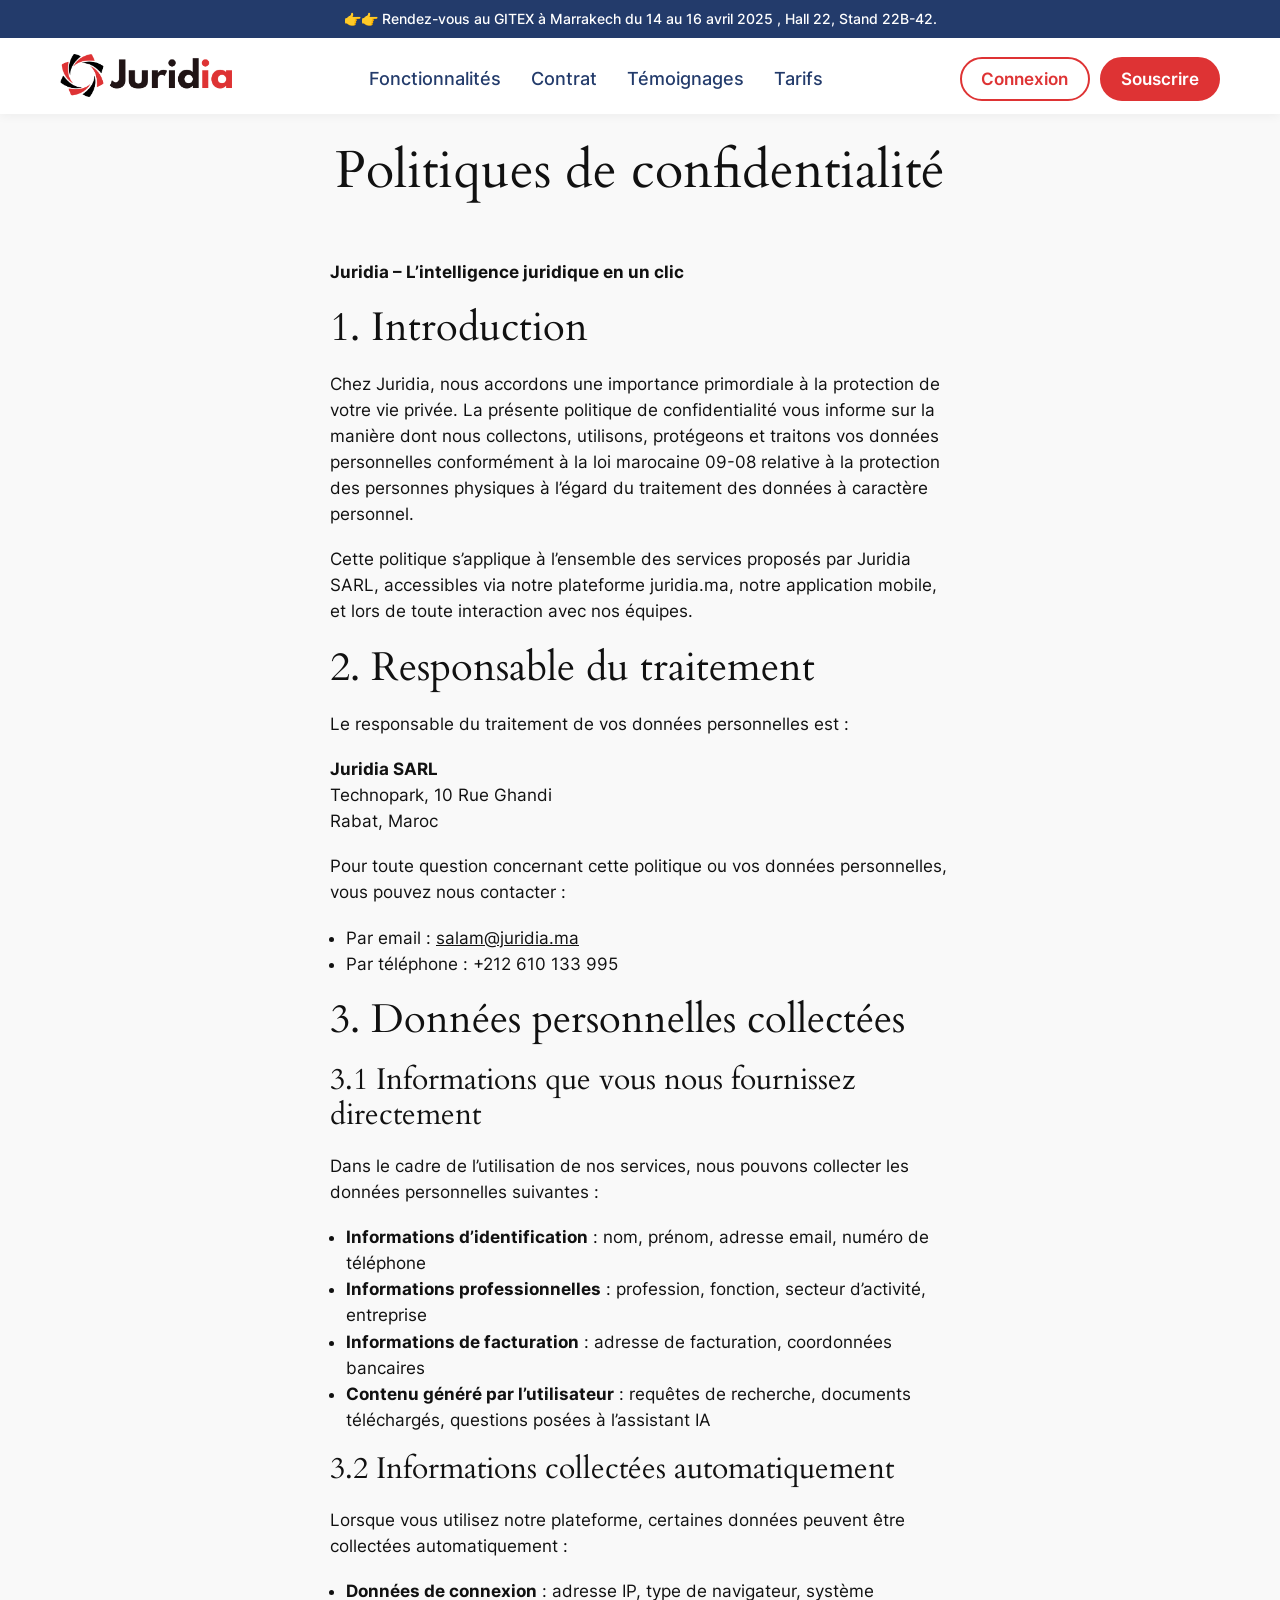
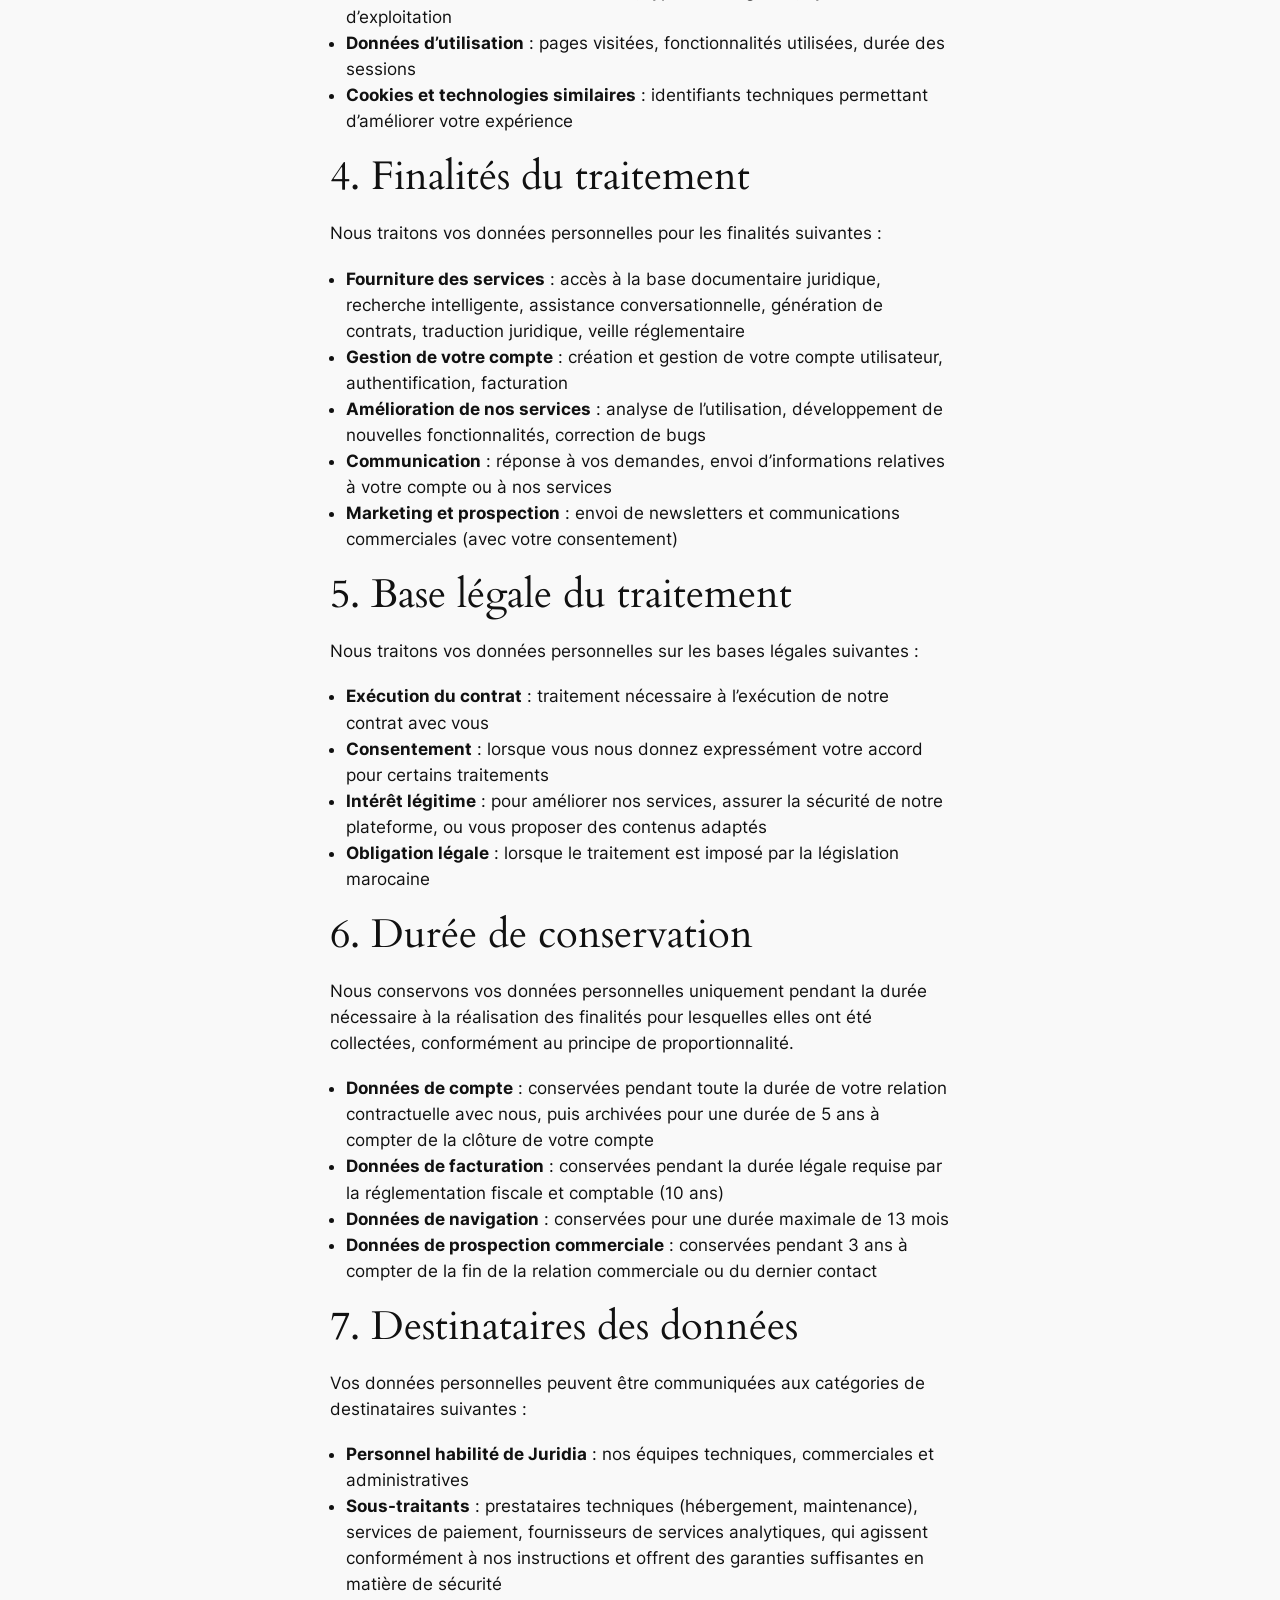
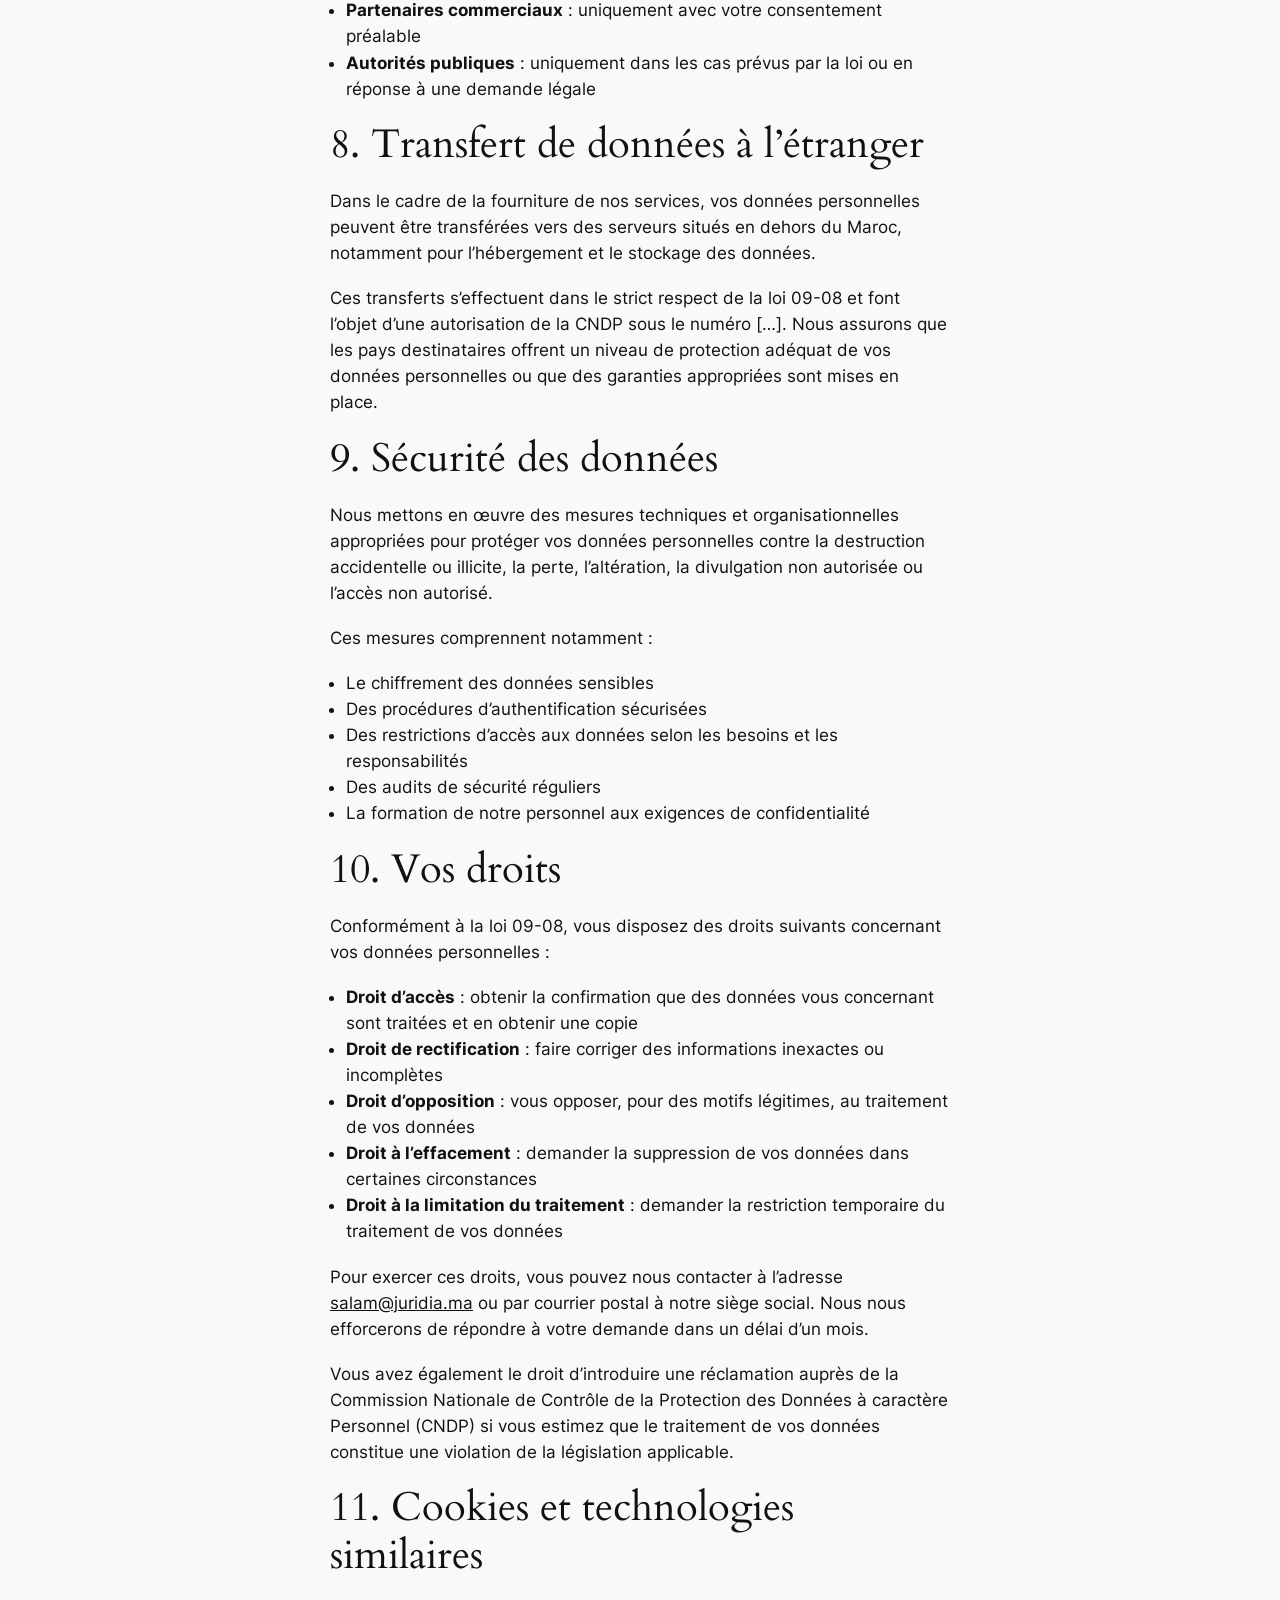
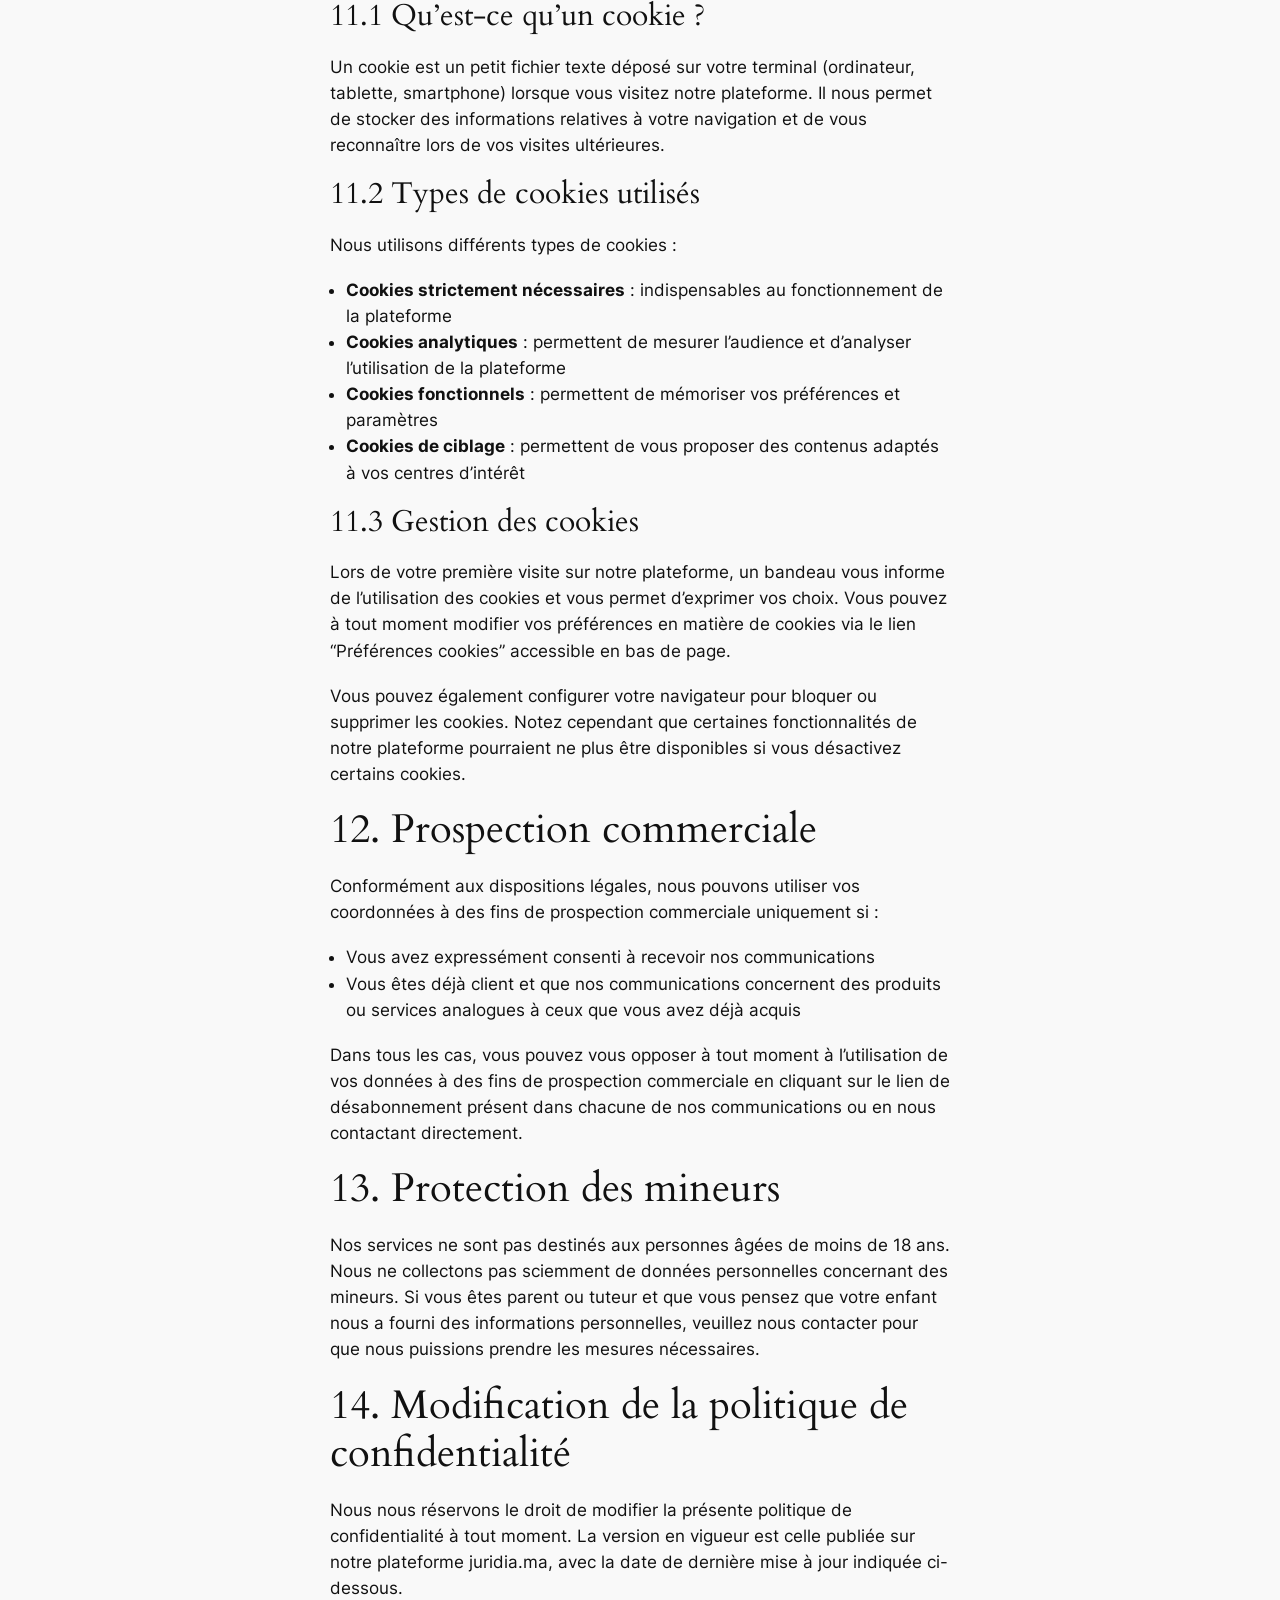
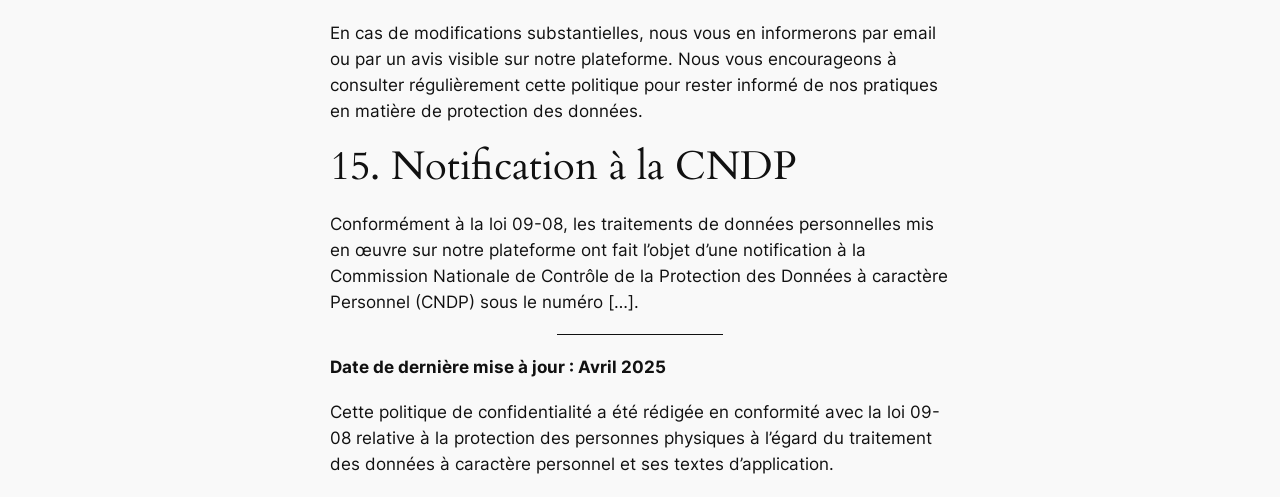
<file: juridia.ma/politiques-de-confidentialite/index.html>
<!DOCTYPE html>
<html lang="en-US">

<!-- Mirrored from juridia.ma/politiques-de-confidentialite/ by HTTrack Website Copier/3.x [XR&CO'2014], Fri, 11 Apr 2025 21:43:27 GMT -->
<!-- Added by HTTrack --><meta http-equiv="content-type" content="text/html;charset=UTF-8" /><!-- /Added by HTTrack -->
<head>
	<meta charset="UTF-8" />
	<meta name="viewport" content="width=device-width, initial-scale=1" />
<meta name='robots' content='max-image-preview:large' />
	<style>img:is([sizes="auto" i], [sizes^="auto," i]) { contain-intrinsic-size: 3000px 1500px }</style>
	<title>Politiques de confidentialité &#8211; Juridia</title>
<link rel='dns-prefetch' href='http://www.googletagmanager.com/' />
<link rel="alternate" type="application/rss+xml" title="Juridia &raquo; Feed" href="../feed/index.html" />
<link rel="alternate" type="application/rss+xml" title="Juridia &raquo; Comments Feed" href="../comments/feed/index.html" />
<script>
window._wpemojiSettings = {"baseUrl":"https:\/\/s.w.org\/images\/core\/emoji\/15.0.3\/72x72\/","ext":".png","svgUrl":"https:\/\/s.w.org\/images\/core\/emoji\/15.0.3\/svg\/","svgExt":".svg","source":{"concatemoji":"https:\/\/juridia.ma\/wp-includes\/js\/wp-emoji-release.min.js?ver=6.7.2"}};
/*! This file is auto-generated */
!function(i,n){var o,s,e;function c(e){try{var t={supportTests:e,timestamp:(new Date).valueOf()};sessionStorage.setItem(o,JSON.stringify(t))}catch(e){}}function p(e,t,n){e.clearRect(0,0,e.canvas.width,e.canvas.height),e.fillText(t,0,0);var t=new Uint32Array(e.getImageData(0,0,e.canvas.width,e.canvas.height).data),r=(e.clearRect(0,0,e.canvas.width,e.canvas.height),e.fillText(n,0,0),new Uint32Array(e.getImageData(0,0,e.canvas.width,e.canvas.height).data));return t.every(function(e,t){return e===r[t]})}function u(e,t,n){switch(t){case"flag":return n(e,"\ud83c\udff3\ufe0f\u200d\u26a7\ufe0f","\ud83c\udff3\ufe0f\u200b\u26a7\ufe0f")?!1:!n(e,"\ud83c\uddfa\ud83c\uddf3","\ud83c\uddfa\u200b\ud83c\uddf3")&&!n(e,"\ud83c\udff4\udb40\udc67\udb40\udc62\udb40\udc65\udb40\udc6e\udb40\udc67\udb40\udc7f","\ud83c\udff4\u200b\udb40\udc67\u200b\udb40\udc62\u200b\udb40\udc65\u200b\udb40\udc6e\u200b\udb40\udc67\u200b\udb40\udc7f");case"emoji":return!n(e,"\ud83d\udc26\u200d\u2b1b","\ud83d\udc26\u200b\u2b1b")}return!1}function f(e,t,n){var r="undefined"!=typeof WorkerGlobalScope&&self instanceof WorkerGlobalScope?new OffscreenCanvas(300,150):i.createElement("canvas"),a=r.getContext("2d",{willReadFrequently:!0}),o=(a.textBaseline="top",a.font="600 32px Arial",{});return e.forEach(function(e){o[e]=t(a,e,n)}),o}function t(e){var t=i.createElement("script");t.src=e,t.defer=!0,i.head.appendChild(t)}"undefined"!=typeof Promise&&(o="wpEmojiSettingsSupports",s=["flag","emoji"],n.supports={everything:!0,everythingExceptFlag:!0},e=new Promise(function(e){i.addEventListener("DOMContentLoaded",e,{once:!0})}),new Promise(function(t){var n=function(){try{var e=JSON.parse(sessionStorage.getItem(o));if("object"==typeof e&&"number"==typeof e.timestamp&&(new Date).valueOf()<e.timestamp+604800&&"object"==typeof e.supportTests)return e.supportTests}catch(e){}return null}();if(!n){if("undefined"!=typeof Worker&&"undefined"!=typeof OffscreenCanvas&&"undefined"!=typeof URL&&URL.createObjectURL&&"undefined"!=typeof Blob)try{var e="postMessage("+f.toString()+"("+[JSON.stringify(s),u.toString(),p.toString()].join(",")+"));",r=new Blob([e],{type:"text/javascript"}),a=new Worker(URL.createObjectURL(r),{name:"wpTestEmojiSupports"});return void(a.onmessage=function(e){c(n=e.data),a.terminate(),t(n)})}catch(e){}c(n=f(s,u,p))}t(n)}).then(function(e){for(var t in e)n.supports[t]=e[t],n.supports.everything=n.supports.everything&&n.supports[t],"flag"!==t&&(n.supports.everythingExceptFlag=n.supports.everythingExceptFlag&&n.supports[t]);n.supports.everythingExceptFlag=n.supports.everythingExceptFlag&&!n.supports.flag,n.DOMReady=!1,n.readyCallback=function(){n.DOMReady=!0}}).then(function(){return e}).then(function(){var e;n.supports.everything||(n.readyCallback(),(e=n.source||{}).concatemoji?t(e.concatemoji):e.wpemoji&&e.twemoji&&(t(e.twemoji),t(e.wpemoji)))}))}((window,document),window._wpemojiSettings);
</script>
<link rel='stylesheet' id='elementor-frontend-css' href='../wp-content/plugins/elementor/assets/css/frontend.min414b.css?ver=3.28.2' media='all' />
<link rel='stylesheet' id='elementor-post-9-css' href='../wp-content/uploads/elementor/css/post-90037.css?ver=1743949018' media='all' />
<style id='wp-block-spacer-inline-css'>
.wp-block-spacer{clear:both}
</style>
<style id='wp-block-post-title-inline-css'>
.wp-block-post-title{box-sizing:border-box;word-break:break-word}.wp-block-post-title :where(a){display:inline-block;font-family:inherit;font-size:inherit;font-style:inherit;font-weight:inherit;letter-spacing:inherit;line-height:inherit;text-decoration:inherit}
</style>
<style id='wp-block-post-featured-image-inline-css'>
.wp-block-post-featured-image{margin-left:0;margin-right:0}.wp-block-post-featured-image a{display:block;height:100%}.wp-block-post-featured-image :where(img){box-sizing:border-box;height:auto;max-width:100%;vertical-align:bottom;width:100%}.wp-block-post-featured-image.alignfull img,.wp-block-post-featured-image.alignwide img{width:100%}.wp-block-post-featured-image .wp-block-post-featured-image__overlay.has-background-dim{background-color:#000;inset:0;position:absolute}.wp-block-post-featured-image{position:relative}.wp-block-post-featured-image .wp-block-post-featured-image__overlay.has-background-gradient{background-color:initial}.wp-block-post-featured-image .wp-block-post-featured-image__overlay.has-background-dim-0{opacity:0}.wp-block-post-featured-image .wp-block-post-featured-image__overlay.has-background-dim-10{opacity:.1}.wp-block-post-featured-image .wp-block-post-featured-image__overlay.has-background-dim-20{opacity:.2}.wp-block-post-featured-image .wp-block-post-featured-image__overlay.has-background-dim-30{opacity:.3}.wp-block-post-featured-image .wp-block-post-featured-image__overlay.has-background-dim-40{opacity:.4}.wp-block-post-featured-image .wp-block-post-featured-image__overlay.has-background-dim-50{opacity:.5}.wp-block-post-featured-image .wp-block-post-featured-image__overlay.has-background-dim-60{opacity:.6}.wp-block-post-featured-image .wp-block-post-featured-image__overlay.has-background-dim-70{opacity:.7}.wp-block-post-featured-image .wp-block-post-featured-image__overlay.has-background-dim-80{opacity:.8}.wp-block-post-featured-image .wp-block-post-featured-image__overlay.has-background-dim-90{opacity:.9}.wp-block-post-featured-image .wp-block-post-featured-image__overlay.has-background-dim-100{opacity:1}.wp-block-post-featured-image:where(.alignleft,.alignright){width:100%}
</style>
<style id='wp-block-group-inline-css'>
.wp-block-group{box-sizing:border-box}:where(.wp-block-group.wp-block-group-is-layout-constrained){position:relative}
</style>
<style id='wp-block-paragraph-inline-css'>
.is-small-text{font-size:.875em}.is-regular-text{font-size:1em}.is-large-text{font-size:2.25em}.is-larger-text{font-size:3em}.has-drop-cap:not(:focus):first-letter{float:left;font-size:8.4em;font-style:normal;font-weight:100;line-height:.68;margin:.05em .1em 0 0;text-transform:uppercase}body.rtl .has-drop-cap:not(:focus):first-letter{float:none;margin-left:.1em}p.has-drop-cap.has-background{overflow:hidden}:root :where(p.has-background){padding:1.25em 2.375em}:where(p.has-text-color:not(.has-link-color)) a{color:inherit}p.has-text-align-left[style*="writing-mode:vertical-lr"],p.has-text-align-right[style*="writing-mode:vertical-rl"]{rotate:180deg}
</style>
<style id='wp-block-heading-inline-css'>
h1.has-background,h2.has-background,h3.has-background,h4.has-background,h5.has-background,h6.has-background{padding:1.25em 2.375em}h1.has-text-align-left[style*=writing-mode]:where([style*=vertical-lr]),h1.has-text-align-right[style*=writing-mode]:where([style*=vertical-rl]),h2.has-text-align-left[style*=writing-mode]:where([style*=vertical-lr]),h2.has-text-align-right[style*=writing-mode]:where([style*=vertical-rl]),h3.has-text-align-left[style*=writing-mode]:where([style*=vertical-lr]),h3.has-text-align-right[style*=writing-mode]:where([style*=vertical-rl]),h4.has-text-align-left[style*=writing-mode]:where([style*=vertical-lr]),h4.has-text-align-right[style*=writing-mode]:where([style*=vertical-rl]),h5.has-text-align-left[style*=writing-mode]:where([style*=vertical-lr]),h5.has-text-align-right[style*=writing-mode]:where([style*=vertical-rl]),h6.has-text-align-left[style*=writing-mode]:where([style*=vertical-lr]),h6.has-text-align-right[style*=writing-mode]:where([style*=vertical-rl]){rotate:180deg}

				.is-style-asterisk:before {
					content: '';
					width: 1.5rem;
					height: 3rem;
					background: var(--wp--preset--color--contrast-2, currentColor);
					clip-path: path('M11.93.684v8.039l5.633-5.633 1.216 1.23-5.66 5.66h8.04v1.737H13.2l5.701 5.701-1.23 1.23-5.742-5.742V21h-1.737v-8.094l-5.77 5.77-1.23-1.217 5.743-5.742H.842V9.98h8.162l-5.701-5.7 1.23-1.231 5.66 5.66V.684h1.737Z');
					display: block;
				}

				/* Hide the asterisk if the heading has no content, to avoid using empty headings to display the asterisk only, which is an A11Y issue */
				.is-style-asterisk:empty:before {
					content: none;
				}

				.is-style-asterisk:-moz-only-whitespace:before {
					content: none;
				}

				.is-style-asterisk.has-text-align-center:before {
					margin: 0 auto;
				}

				.is-style-asterisk.has-text-align-right:before {
					margin-left: auto;
				}

				.rtl .is-style-asterisk.has-text-align-left:before {
					margin-right: auto;
				}
</style>
<style id='wp-block-list-inline-css'>
ol,ul{box-sizing:border-box}:root :where(.wp-block-list.has-background){padding:1.25em 2.375em}

				ul.is-style-checkmark-list {
					list-style-type: "\2713";
				}

				ul.is-style-checkmark-list li {
					padding-inline-start: 1ch;
				}
</style>
<style id='wp-block-separator-inline-css'>
@charset "UTF-8";.wp-block-separator{border:none;border-top:2px solid}:root :where(.wp-block-separator.is-style-dots){height:auto;line-height:1;text-align:center}:root :where(.wp-block-separator.is-style-dots):before{color:currentColor;content:"···";font-family:serif;font-size:1.5em;letter-spacing:2em;padding-left:2em}.wp-block-separator.is-style-dots{background:none!important;border:none!important}
</style>
<style id='wp-block-post-content-inline-css'>
.wp-block-post-content{display:flow-root}
</style>
<link rel='stylesheet' id='hfe-widgets-style-css' href='../wp-content/plugins/header-footer-elementor/inc/widgets-css/frontend950a.css?ver=2.2.3' media='all' />
<style id='wp-emoji-styles-inline-css'>

	img.wp-smiley, img.emoji {
		display: inline !important;
		border: none !important;
		box-shadow: none !important;
		height: 1em !important;
		width: 1em !important;
		margin: 0 0.07em !important;
		vertical-align: -0.1em !important;
		background: none !important;
		padding: 0 !important;
	}
</style>
<style id='wp-block-library-inline-css'>
:root{--wp-admin-theme-color:#007cba;--wp-admin-theme-color--rgb:0,124,186;--wp-admin-theme-color-darker-10:#006ba1;--wp-admin-theme-color-darker-10--rgb:0,107,161;--wp-admin-theme-color-darker-20:#005a87;--wp-admin-theme-color-darker-20--rgb:0,90,135;--wp-admin-border-width-focus:2px;--wp-block-synced-color:#7a00df;--wp-block-synced-color--rgb:122,0,223;--wp-bound-block-color:var(--wp-block-synced-color)}@media (min-resolution:192dpi){:root{--wp-admin-border-width-focus:1.5px}}.wp-element-button{cursor:pointer}:root{--wp--preset--font-size--normal:16px;--wp--preset--font-size--huge:42px}:root .has-very-light-gray-background-color{background-color:#eee}:root .has-very-dark-gray-background-color{background-color:#313131}:root .has-very-light-gray-color{color:#eee}:root .has-very-dark-gray-color{color:#313131}:root .has-vivid-green-cyan-to-vivid-cyan-blue-gradient-background{background:linear-gradient(135deg,#00d084,#0693e3)}:root .has-purple-crush-gradient-background{background:linear-gradient(135deg,#34e2e4,#4721fb 50%,#ab1dfe)}:root .has-hazy-dawn-gradient-background{background:linear-gradient(135deg,#faaca8,#dad0ec)}:root .has-subdued-olive-gradient-background{background:linear-gradient(135deg,#fafae1,#67a671)}:root .has-atomic-cream-gradient-background{background:linear-gradient(135deg,#fdd79a,#004a59)}:root .has-nightshade-gradient-background{background:linear-gradient(135deg,#330968,#31cdcf)}:root .has-midnight-gradient-background{background:linear-gradient(135deg,#020381,#2874fc)}.has-regular-font-size{font-size:1em}.has-larger-font-size{font-size:2.625em}.has-normal-font-size{font-size:var(--wp--preset--font-size--normal)}.has-huge-font-size{font-size:var(--wp--preset--font-size--huge)}.has-text-align-center{text-align:center}.has-text-align-left{text-align:left}.has-text-align-right{text-align:right}#end-resizable-editor-section{display:none}.aligncenter{clear:both}.items-justified-left{justify-content:flex-start}.items-justified-center{justify-content:center}.items-justified-right{justify-content:flex-end}.items-justified-space-between{justify-content:space-between}.screen-reader-text{border:0;clip:rect(1px,1px,1px,1px);clip-path:inset(50%);height:1px;margin:-1px;overflow:hidden;padding:0;position:absolute;width:1px;word-wrap:normal!important}.screen-reader-text:focus{background-color:#ddd;clip:auto!important;clip-path:none;color:#444;display:block;font-size:1em;height:auto;left:5px;line-height:normal;padding:15px 23px 14px;text-decoration:none;top:5px;width:auto;z-index:100000}html :where(.has-border-color){border-style:solid}html :where([style*=border-top-color]){border-top-style:solid}html :where([style*=border-right-color]){border-right-style:solid}html :where([style*=border-bottom-color]){border-bottom-style:solid}html :where([style*=border-left-color]){border-left-style:solid}html :where([style*=border-width]){border-style:solid}html :where([style*=border-top-width]){border-top-style:solid}html :where([style*=border-right-width]){border-right-style:solid}html :where([style*=border-bottom-width]){border-bottom-style:solid}html :where([style*=border-left-width]){border-left-style:solid}html :where(img[class*=wp-image-]){height:auto;max-width:100%}:where(figure){margin:0 0 1em}html :where(.is-position-sticky){--wp-admin--admin-bar--position-offset:var(--wp-admin--admin-bar--height,0px)}@media screen and (max-width:600px){html :where(.is-position-sticky){--wp-admin--admin-bar--position-offset:0px}}
</style>
<style id='global-styles-inline-css'>
:root{--wp--preset--aspect-ratio--square: 1;--wp--preset--aspect-ratio--4-3: 4/3;--wp--preset--aspect-ratio--3-4: 3/4;--wp--preset--aspect-ratio--3-2: 3/2;--wp--preset--aspect-ratio--2-3: 2/3;--wp--preset--aspect-ratio--16-9: 16/9;--wp--preset--aspect-ratio--9-16: 9/16;--wp--preset--color--black: #000000;--wp--preset--color--cyan-bluish-gray: #abb8c3;--wp--preset--color--white: #ffffff;--wp--preset--color--pale-pink: #f78da7;--wp--preset--color--vivid-red: #cf2e2e;--wp--preset--color--luminous-vivid-orange: #ff6900;--wp--preset--color--luminous-vivid-amber: #fcb900;--wp--preset--color--light-green-cyan: #7bdcb5;--wp--preset--color--vivid-green-cyan: #00d084;--wp--preset--color--pale-cyan-blue: #8ed1fc;--wp--preset--color--vivid-cyan-blue: #0693e3;--wp--preset--color--vivid-purple: #9b51e0;--wp--preset--color--base: #f9f9f9;--wp--preset--color--base-2: #ffffff;--wp--preset--color--contrast: #111111;--wp--preset--color--contrast-2: #636363;--wp--preset--color--contrast-3: #A4A4A4;--wp--preset--color--accent: #cfcabe;--wp--preset--color--accent-2: #c2a990;--wp--preset--color--accent-3: #d8613c;--wp--preset--color--accent-4: #b1c5a4;--wp--preset--color--accent-5: #b5bdbc;--wp--preset--gradient--vivid-cyan-blue-to-vivid-purple: linear-gradient(135deg,rgba(6,147,227,1) 0%,rgb(155,81,224) 100%);--wp--preset--gradient--light-green-cyan-to-vivid-green-cyan: linear-gradient(135deg,rgb(122,220,180) 0%,rgb(0,208,130) 100%);--wp--preset--gradient--luminous-vivid-amber-to-luminous-vivid-orange: linear-gradient(135deg,rgba(252,185,0,1) 0%,rgba(255,105,0,1) 100%);--wp--preset--gradient--luminous-vivid-orange-to-vivid-red: linear-gradient(135deg,rgba(255,105,0,1) 0%,rgb(207,46,46) 100%);--wp--preset--gradient--very-light-gray-to-cyan-bluish-gray: linear-gradient(135deg,rgb(238,238,238) 0%,rgb(169,184,195) 100%);--wp--preset--gradient--cool-to-warm-spectrum: linear-gradient(135deg,rgb(74,234,220) 0%,rgb(151,120,209) 20%,rgb(207,42,186) 40%,rgb(238,44,130) 60%,rgb(251,105,98) 80%,rgb(254,248,76) 100%);--wp--preset--gradient--blush-light-purple: linear-gradient(135deg,rgb(255,206,236) 0%,rgb(152,150,240) 100%);--wp--preset--gradient--blush-bordeaux: linear-gradient(135deg,rgb(254,205,165) 0%,rgb(254,45,45) 50%,rgb(107,0,62) 100%);--wp--preset--gradient--luminous-dusk: linear-gradient(135deg,rgb(255,203,112) 0%,rgb(199,81,192) 50%,rgb(65,88,208) 100%);--wp--preset--gradient--pale-ocean: linear-gradient(135deg,rgb(255,245,203) 0%,rgb(182,227,212) 50%,rgb(51,167,181) 100%);--wp--preset--gradient--electric-grass: linear-gradient(135deg,rgb(202,248,128) 0%,rgb(113,206,126) 100%);--wp--preset--gradient--midnight: linear-gradient(135deg,rgb(2,3,129) 0%,rgb(40,116,252) 100%);--wp--preset--gradient--gradient-1: linear-gradient(to bottom, #cfcabe 0%, #F9F9F9 100%);--wp--preset--gradient--gradient-2: linear-gradient(to bottom, #C2A990 0%, #F9F9F9 100%);--wp--preset--gradient--gradient-3: linear-gradient(to bottom, #D8613C 0%, #F9F9F9 100%);--wp--preset--gradient--gradient-4: linear-gradient(to bottom, #B1C5A4 0%, #F9F9F9 100%);--wp--preset--gradient--gradient-5: linear-gradient(to bottom, #B5BDBC 0%, #F9F9F9 100%);--wp--preset--gradient--gradient-6: linear-gradient(to bottom, #A4A4A4 0%, #F9F9F9 100%);--wp--preset--gradient--gradient-7: linear-gradient(to bottom, #cfcabe 50%, #F9F9F9 50%);--wp--preset--gradient--gradient-8: linear-gradient(to bottom, #C2A990 50%, #F9F9F9 50%);--wp--preset--gradient--gradient-9: linear-gradient(to bottom, #D8613C 50%, #F9F9F9 50%);--wp--preset--gradient--gradient-10: linear-gradient(to bottom, #B1C5A4 50%, #F9F9F9 50%);--wp--preset--gradient--gradient-11: linear-gradient(to bottom, #B5BDBC 50%, #F9F9F9 50%);--wp--preset--gradient--gradient-12: linear-gradient(to bottom, #A4A4A4 50%, #F9F9F9 50%);--wp--preset--font-size--small: 0.9rem;--wp--preset--font-size--medium: 1.05rem;--wp--preset--font-size--large: clamp(1.39rem, 1.39rem + ((1vw - 0.2rem) * 0.767), 1.85rem);--wp--preset--font-size--x-large: clamp(1.85rem, 1.85rem + ((1vw - 0.2rem) * 1.083), 2.5rem);--wp--preset--font-size--xx-large: clamp(2.5rem, 2.5rem + ((1vw - 0.2rem) * 1.283), 3.27rem);--wp--preset--font-family--body: "Inter", sans-serif;--wp--preset--font-family--heading: Cardo;--wp--preset--font-family--system-sans-serif: -apple-system, BlinkMacSystemFont, avenir next, avenir, segoe ui, helvetica neue, helvetica, Cantarell, Ubuntu, roboto, noto, arial, sans-serif;--wp--preset--font-family--system-serif: Iowan Old Style, Apple Garamond, Baskerville, Times New Roman, Droid Serif, Times, Source Serif Pro, serif, Apple Color Emoji, Segoe UI Emoji, Segoe UI Symbol;--wp--preset--spacing--20: min(1.5rem, 2vw);--wp--preset--spacing--30: min(2.5rem, 3vw);--wp--preset--spacing--40: min(4rem, 5vw);--wp--preset--spacing--50: min(6.5rem, 8vw);--wp--preset--spacing--60: min(10.5rem, 13vw);--wp--preset--spacing--70: 3.38rem;--wp--preset--spacing--80: 5.06rem;--wp--preset--spacing--10: 1rem;--wp--preset--shadow--natural: 6px 6px 9px rgba(0, 0, 0, 0.2);--wp--preset--shadow--deep: 12px 12px 50px rgba(0, 0, 0, 0.4);--wp--preset--shadow--sharp: 6px 6px 0px rgba(0, 0, 0, 0.2);--wp--preset--shadow--outlined: 6px 6px 0px -3px rgba(255, 255, 255, 1), 6px 6px rgba(0, 0, 0, 1);--wp--preset--shadow--crisp: 6px 6px 0px rgba(0, 0, 0, 1);}:root { --wp--style--global--content-size: 620px;--wp--style--global--wide-size: 1280px; }:where(body) { margin: 0; }.wp-site-blocks { padding-top: var(--wp--style--root--padding-top); padding-bottom: var(--wp--style--root--padding-bottom); }.has-global-padding { padding-right: var(--wp--style--root--padding-right); padding-left: var(--wp--style--root--padding-left); }.has-global-padding > .alignfull { margin-right: calc(var(--wp--style--root--padding-right) * -1); margin-left: calc(var(--wp--style--root--padding-left) * -1); }.has-global-padding :where(:not(.alignfull.is-layout-flow) > .has-global-padding:not(.wp-block-block, .alignfull)) { padding-right: 0; padding-left: 0; }.has-global-padding :where(:not(.alignfull.is-layout-flow) > .has-global-padding:not(.wp-block-block, .alignfull)) > .alignfull { margin-left: 0; margin-right: 0; }.wp-site-blocks > .alignleft { float: left; margin-right: 2em; }.wp-site-blocks > .alignright { float: right; margin-left: 2em; }.wp-site-blocks > .aligncenter { justify-content: center; margin-left: auto; margin-right: auto; }:where(.wp-site-blocks) > * { margin-block-start: 1.2rem; margin-block-end: 0; }:where(.wp-site-blocks) > :first-child { margin-block-start: 0; }:where(.wp-site-blocks) > :last-child { margin-block-end: 0; }:root { --wp--style--block-gap: 1.2rem; }:root :where(.is-layout-flow) > :first-child{margin-block-start: 0;}:root :where(.is-layout-flow) > :last-child{margin-block-end: 0;}:root :where(.is-layout-flow) > *{margin-block-start: 1.2rem;margin-block-end: 0;}:root :where(.is-layout-constrained) > :first-child{margin-block-start: 0;}:root :where(.is-layout-constrained) > :last-child{margin-block-end: 0;}:root :where(.is-layout-constrained) > *{margin-block-start: 1.2rem;margin-block-end: 0;}:root :where(.is-layout-flex){gap: 1.2rem;}:root :where(.is-layout-grid){gap: 1.2rem;}.is-layout-flow > .alignleft{float: left;margin-inline-start: 0;margin-inline-end: 2em;}.is-layout-flow > .alignright{float: right;margin-inline-start: 2em;margin-inline-end: 0;}.is-layout-flow > .aligncenter{margin-left: auto !important;margin-right: auto !important;}.is-layout-constrained > .alignleft{float: left;margin-inline-start: 0;margin-inline-end: 2em;}.is-layout-constrained > .alignright{float: right;margin-inline-start: 2em;margin-inline-end: 0;}.is-layout-constrained > .aligncenter{margin-left: auto !important;margin-right: auto !important;}.is-layout-constrained > :where(:not(.alignleft):not(.alignright):not(.alignfull)){max-width: var(--wp--style--global--content-size);margin-left: auto !important;margin-right: auto !important;}.is-layout-constrained > .alignwide{max-width: var(--wp--style--global--wide-size);}body .is-layout-flex{display: flex;}.is-layout-flex{flex-wrap: wrap;align-items: center;}.is-layout-flex > :is(*, div){margin: 0;}body .is-layout-grid{display: grid;}.is-layout-grid > :is(*, div){margin: 0;}body{background-color: var(--wp--preset--color--base);color: var(--wp--preset--color--contrast);font-family: var(--wp--preset--font-family--body);font-size: var(--wp--preset--font-size--medium);font-style: normal;font-weight: 400;line-height: 1.55;--wp--style--root--padding-top: 0px;--wp--style--root--padding-right: var(--wp--preset--spacing--50);--wp--style--root--padding-bottom: 0px;--wp--style--root--padding-left: var(--wp--preset--spacing--50);}a:where(:not(.wp-element-button)){color: var(--wp--preset--color--contrast);text-decoration: underline;}:root :where(a:where(:not(.wp-element-button)):hover){text-decoration: none;}h1, h2, h3, h4, h5, h6{color: var(--wp--preset--color--contrast);font-family: var(--wp--preset--font-family--heading);font-weight: 400;line-height: 1.2;}h1{font-size: var(--wp--preset--font-size--xx-large);line-height: 1.15;}h2{font-size: var(--wp--preset--font-size--x-large);}h3{font-size: var(--wp--preset--font-size--large);}h4{font-size: clamp(1.1rem, 1.1rem + ((1vw - 0.2rem) * 0.767), 1.5rem);}h5{font-size: var(--wp--preset--font-size--medium);}h6{font-size: var(--wp--preset--font-size--small);}:root :where(.wp-element-button, .wp-block-button__link){background-color: var(--wp--preset--color--contrast);border-radius: .33rem;border-color: var(--wp--preset--color--contrast);border-width: 0;color: var(--wp--preset--color--base);font-family: inherit;font-size: var(--wp--preset--font-size--small);font-style: normal;font-weight: 500;line-height: inherit;padding-top: 0.6rem;padding-right: 1rem;padding-bottom: 0.6rem;padding-left: 1rem;text-decoration: none;}:root :where(.wp-element-button:hover, .wp-block-button__link:hover){background-color: var(--wp--preset--color--contrast-2);border-color: var(--wp--preset--color--contrast-2);color: var(--wp--preset--color--base);}:root :where(.wp-element-button:focus, .wp-block-button__link:focus){background-color: var(--wp--preset--color--contrast-2);border-color: var(--wp--preset--color--contrast-2);color: var(--wp--preset--color--base);outline-color: var(--wp--preset--color--contrast);outline-offset: 2px;}:root :where(.wp-element-button:active, .wp-block-button__link:active){background-color: var(--wp--preset--color--contrast);color: var(--wp--preset--color--base);}:root :where(.wp-element-caption, .wp-block-audio figcaption, .wp-block-embed figcaption, .wp-block-gallery figcaption, .wp-block-image figcaption, .wp-block-table figcaption, .wp-block-video figcaption){color: var(--wp--preset--color--contrast-2);font-family: var(--wp--preset--font-family--body);font-size: 0.8rem;}.has-black-color{color: var(--wp--preset--color--black) !important;}.has-cyan-bluish-gray-color{color: var(--wp--preset--color--cyan-bluish-gray) !important;}.has-white-color{color: var(--wp--preset--color--white) !important;}.has-pale-pink-color{color: var(--wp--preset--color--pale-pink) !important;}.has-vivid-red-color{color: var(--wp--preset--color--vivid-red) !important;}.has-luminous-vivid-orange-color{color: var(--wp--preset--color--luminous-vivid-orange) !important;}.has-luminous-vivid-amber-color{color: var(--wp--preset--color--luminous-vivid-amber) !important;}.has-light-green-cyan-color{color: var(--wp--preset--color--light-green-cyan) !important;}.has-vivid-green-cyan-color{color: var(--wp--preset--color--vivid-green-cyan) !important;}.has-pale-cyan-blue-color{color: var(--wp--preset--color--pale-cyan-blue) !important;}.has-vivid-cyan-blue-color{color: var(--wp--preset--color--vivid-cyan-blue) !important;}.has-vivid-purple-color{color: var(--wp--preset--color--vivid-purple) !important;}.has-base-color{color: var(--wp--preset--color--base) !important;}.has-base-2-color{color: var(--wp--preset--color--base-2) !important;}.has-contrast-color{color: var(--wp--preset--color--contrast) !important;}.has-contrast-2-color{color: var(--wp--preset--color--contrast-2) !important;}.has-contrast-3-color{color: var(--wp--preset--color--contrast-3) !important;}.has-accent-color{color: var(--wp--preset--color--accent) !important;}.has-accent-2-color{color: var(--wp--preset--color--accent-2) !important;}.has-accent-3-color{color: var(--wp--preset--color--accent-3) !important;}.has-accent-4-color{color: var(--wp--preset--color--accent-4) !important;}.has-accent-5-color{color: var(--wp--preset--color--accent-5) !important;}.has-black-background-color{background-color: var(--wp--preset--color--black) !important;}.has-cyan-bluish-gray-background-color{background-color: var(--wp--preset--color--cyan-bluish-gray) !important;}.has-white-background-color{background-color: var(--wp--preset--color--white) !important;}.has-pale-pink-background-color{background-color: var(--wp--preset--color--pale-pink) !important;}.has-vivid-red-background-color{background-color: var(--wp--preset--color--vivid-red) !important;}.has-luminous-vivid-orange-background-color{background-color: var(--wp--preset--color--luminous-vivid-orange) !important;}.has-luminous-vivid-amber-background-color{background-color: var(--wp--preset--color--luminous-vivid-amber) !important;}.has-light-green-cyan-background-color{background-color: var(--wp--preset--color--light-green-cyan) !important;}.has-vivid-green-cyan-background-color{background-color: var(--wp--preset--color--vivid-green-cyan) !important;}.has-pale-cyan-blue-background-color{background-color: var(--wp--preset--color--pale-cyan-blue) !important;}.has-vivid-cyan-blue-background-color{background-color: var(--wp--preset--color--vivid-cyan-blue) !important;}.has-vivid-purple-background-color{background-color: var(--wp--preset--color--vivid-purple) !important;}.has-base-background-color{background-color: var(--wp--preset--color--base) !important;}.has-base-2-background-color{background-color: var(--wp--preset--color--base-2) !important;}.has-contrast-background-color{background-color: var(--wp--preset--color--contrast) !important;}.has-contrast-2-background-color{background-color: var(--wp--preset--color--contrast-2) !important;}.has-contrast-3-background-color{background-color: var(--wp--preset--color--contrast-3) !important;}.has-accent-background-color{background-color: var(--wp--preset--color--accent) !important;}.has-accent-2-background-color{background-color: var(--wp--preset--color--accent-2) !important;}.has-accent-3-background-color{background-color: var(--wp--preset--color--accent-3) !important;}.has-accent-4-background-color{background-color: var(--wp--preset--color--accent-4) !important;}.has-accent-5-background-color{background-color: var(--wp--preset--color--accent-5) !important;}.has-black-border-color{border-color: var(--wp--preset--color--black) !important;}.has-cyan-bluish-gray-border-color{border-color: var(--wp--preset--color--cyan-bluish-gray) !important;}.has-white-border-color{border-color: var(--wp--preset--color--white) !important;}.has-pale-pink-border-color{border-color: var(--wp--preset--color--pale-pink) !important;}.has-vivid-red-border-color{border-color: var(--wp--preset--color--vivid-red) !important;}.has-luminous-vivid-orange-border-color{border-color: var(--wp--preset--color--luminous-vivid-orange) !important;}.has-luminous-vivid-amber-border-color{border-color: var(--wp--preset--color--luminous-vivid-amber) !important;}.has-light-green-cyan-border-color{border-color: var(--wp--preset--color--light-green-cyan) !important;}.has-vivid-green-cyan-border-color{border-color: var(--wp--preset--color--vivid-green-cyan) !important;}.has-pale-cyan-blue-border-color{border-color: var(--wp--preset--color--pale-cyan-blue) !important;}.has-vivid-cyan-blue-border-color{border-color: var(--wp--preset--color--vivid-cyan-blue) !important;}.has-vivid-purple-border-color{border-color: var(--wp--preset--color--vivid-purple) !important;}.has-base-border-color{border-color: var(--wp--preset--color--base) !important;}.has-base-2-border-color{border-color: var(--wp--preset--color--base-2) !important;}.has-contrast-border-color{border-color: var(--wp--preset--color--contrast) !important;}.has-contrast-2-border-color{border-color: var(--wp--preset--color--contrast-2) !important;}.has-contrast-3-border-color{border-color: var(--wp--preset--color--contrast-3) !important;}.has-accent-border-color{border-color: var(--wp--preset--color--accent) !important;}.has-accent-2-border-color{border-color: var(--wp--preset--color--accent-2) !important;}.has-accent-3-border-color{border-color: var(--wp--preset--color--accent-3) !important;}.has-accent-4-border-color{border-color: var(--wp--preset--color--accent-4) !important;}.has-accent-5-border-color{border-color: var(--wp--preset--color--accent-5) !important;}.has-vivid-cyan-blue-to-vivid-purple-gradient-background{background: var(--wp--preset--gradient--vivid-cyan-blue-to-vivid-purple) !important;}.has-light-green-cyan-to-vivid-green-cyan-gradient-background{background: var(--wp--preset--gradient--light-green-cyan-to-vivid-green-cyan) !important;}.has-luminous-vivid-amber-to-luminous-vivid-orange-gradient-background{background: var(--wp--preset--gradient--luminous-vivid-amber-to-luminous-vivid-orange) !important;}.has-luminous-vivid-orange-to-vivid-red-gradient-background{background: var(--wp--preset--gradient--luminous-vivid-orange-to-vivid-red) !important;}.has-very-light-gray-to-cyan-bluish-gray-gradient-background{background: var(--wp--preset--gradient--very-light-gray-to-cyan-bluish-gray) !important;}.has-cool-to-warm-spectrum-gradient-background{background: var(--wp--preset--gradient--cool-to-warm-spectrum) !important;}.has-blush-light-purple-gradient-background{background: var(--wp--preset--gradient--blush-light-purple) !important;}.has-blush-bordeaux-gradient-background{background: var(--wp--preset--gradient--blush-bordeaux) !important;}.has-luminous-dusk-gradient-background{background: var(--wp--preset--gradient--luminous-dusk) !important;}.has-pale-ocean-gradient-background{background: var(--wp--preset--gradient--pale-ocean) !important;}.has-electric-grass-gradient-background{background: var(--wp--preset--gradient--electric-grass) !important;}.has-midnight-gradient-background{background: var(--wp--preset--gradient--midnight) !important;}.has-gradient-1-gradient-background{background: var(--wp--preset--gradient--gradient-1) !important;}.has-gradient-2-gradient-background{background: var(--wp--preset--gradient--gradient-2) !important;}.has-gradient-3-gradient-background{background: var(--wp--preset--gradient--gradient-3) !important;}.has-gradient-4-gradient-background{background: var(--wp--preset--gradient--gradient-4) !important;}.has-gradient-5-gradient-background{background: var(--wp--preset--gradient--gradient-5) !important;}.has-gradient-6-gradient-background{background: var(--wp--preset--gradient--gradient-6) !important;}.has-gradient-7-gradient-background{background: var(--wp--preset--gradient--gradient-7) !important;}.has-gradient-8-gradient-background{background: var(--wp--preset--gradient--gradient-8) !important;}.has-gradient-9-gradient-background{background: var(--wp--preset--gradient--gradient-9) !important;}.has-gradient-10-gradient-background{background: var(--wp--preset--gradient--gradient-10) !important;}.has-gradient-11-gradient-background{background: var(--wp--preset--gradient--gradient-11) !important;}.has-gradient-12-gradient-background{background: var(--wp--preset--gradient--gradient-12) !important;}.has-small-font-size{font-size: var(--wp--preset--font-size--small) !important;}.has-medium-font-size{font-size: var(--wp--preset--font-size--medium) !important;}.has-large-font-size{font-size: var(--wp--preset--font-size--large) !important;}.has-x-large-font-size{font-size: var(--wp--preset--font-size--x-large) !important;}.has-xx-large-font-size{font-size: var(--wp--preset--font-size--xx-large) !important;}.has-body-font-family{font-family: var(--wp--preset--font-family--body) !important;}.has-heading-font-family{font-family: var(--wp--preset--font-family--heading) !important;}.has-system-sans-serif-font-family{font-family: var(--wp--preset--font-family--system-sans-serif) !important;}.has-system-serif-font-family{font-family: var(--wp--preset--font-family--system-serif) !important;}:where(.wp-site-blocks *:focus){outline-width:2px;outline-style:solid}
:root :where(.wp-block-list){padding-left: var(--wp--preset--spacing--10);}
:root :where(.wp-block-post-featured-image img, .wp-block-post-featured-image .block-editor-media-placeholder, .wp-block-post-featured-image .wp-block-post-featured-image__overlay){border-radius: var(--wp--preset--spacing--20);}
:root :where(.wp-block-post-title a:where(:not(.wp-element-button))){text-decoration: none;}
:root :where(.wp-block-post-title a:where(:not(.wp-element-button)):hover){text-decoration: underline;}
:root :where(.wp-block-separator){border-color: currentColor;border-width: 0 0 1px 0;border-style: solid;color: var(--wp--preset--color--contrast);}:root :where(.wp-block-separator){}:root :where(.wp-block-separator:not(.is-style-wide):not(.is-style-dots):not(.alignwide):not(.alignfull)){width: var(--wp--preset--spacing--60)}
</style>
<style id='wp-block-template-skip-link-inline-css'>

		.skip-link.screen-reader-text {
			border: 0;
			clip: rect(1px,1px,1px,1px);
			clip-path: inset(50%);
			height: 1px;
			margin: -1px;
			overflow: hidden;
			padding: 0;
			position: absolute !important;
			width: 1px;
			word-wrap: normal !important;
		}

		.skip-link.screen-reader-text:focus {
			background-color: #eee;
			clip: auto !important;
			clip-path: none;
			color: #444;
			display: block;
			font-size: 1em;
			height: auto;
			left: 5px;
			line-height: normal;
			padding: 15px 23px 14px;
			text-decoration: none;
			top: 5px;
			width: auto;
			z-index: 100000;
		}
</style>
<link rel='stylesheet' id='app_service_email-css' href='../wp-content/plugins/app_service_email/public/css/app_service_email-public1576.css?ver=1.2.1' media='all' />
<link rel='stylesheet' id='hfe-style-css' href='../wp-content/plugins/header-footer-elementor/assets/css/header-footer-elementor950a.css?ver=2.2.3' media='all' />
<link rel='stylesheet' id='elementor-post-8-css' href='../wp-content/uploads/elementor/css/post-87e9f.css?ver=1743544105' media='all' />
<link rel='stylesheet' id='elementor-post-13-css' href='../wp-content/uploads/elementor/css/post-13b3fd.css?ver=1743779476' media='all' />
<link rel='stylesheet' id='hfe-elementor-icons-css' href='../wp-content/plugins/elementor/assets/lib/eicons/css/elementor-icons.min705c.css?ver=5.34.0' media='all' />
<link rel='stylesheet' id='hfe-icons-list-css' href='../wp-content/plugins/elementor/assets/css/widget-icon-list.min44b4.css?ver=3.24.3' media='all' />
<link rel='stylesheet' id='hfe-social-icons-css' href='../wp-content/plugins/elementor/assets/css/widget-social-icons.min2401.css?ver=3.24.0' media='all' />
<link rel='stylesheet' id='hfe-social-share-icons-brands-css' href='../wp-content/plugins/elementor/assets/lib/font-awesome/css/brands52d5.css?ver=5.15.3' media='all' />
<link rel='stylesheet' id='hfe-social-share-icons-fontawesome-css' href='../wp-content/plugins/elementor/assets/lib/font-awesome/css/fontawesome52d5.css?ver=5.15.3' media='all' />
<link rel='stylesheet' id='hfe-nav-menu-icons-css' href='../wp-content/plugins/elementor/assets/lib/font-awesome/css/solid52d5.css?ver=5.15.3' media='all' />
<link rel='stylesheet' id='hfe-widget-blockquote-css' href='../wp-content/plugins/elementor-pro/assets/css/widget-blockquote.min503b.html?ver=3.25.0' media='all' />
<link rel='stylesheet' id='hfe-mega-menu-css' href='../wp-content/plugins/elementor-pro/assets/css/widget-mega-menu.min9e35.html?ver=3.26.2' media='all' />
<link rel='stylesheet' id='hfe-nav-menu-widget-css' href='../wp-content/plugins/elementor-pro/assets/css/widget-nav-menu.min42e3.html?ver=3.26.0' media='all' />
<link rel='stylesheet' id='elementor-gf-local-roboto-css' href='../wp-content/uploads/elementor/google-fonts/css/roboto0b7f.css?ver=1743431174' media='all' />
<link rel='stylesheet' id='elementor-gf-local-robotoslab-css' href='../wp-content/uploads/elementor/google-fonts/css/robotoslab9b2c.css?ver=1743431178' media='all' />
<script src="../wp-includes/js/jquery/jquery.minf43b.js?ver=3.7.1" id="jquery-core-js"></script>
<script src="../wp-includes/js/jquery/jquery-migrate.min5589.js?ver=3.4.1" id="jquery-migrate-js"></script>
<script id="jquery-js-after">
!function($){"use strict";$(document).ready(function(){$(this).scrollTop()>100&&$(".hfe-scroll-to-top-wrap").removeClass("hfe-scroll-to-top-hide"),$(window).scroll(function(){$(this).scrollTop()<100?$(".hfe-scroll-to-top-wrap").fadeOut(300):$(".hfe-scroll-to-top-wrap").fadeIn(300)}),$(".hfe-scroll-to-top-wrap").on("click",function(){$("html, body").animate({scrollTop:0},300);return!1})})}(jQuery);
</script>
<script src="../wp-content/plugins/app_service_email/public/js/app_service_email-public1576.js?ver=1.2.1" id="app_service_email-js"></script>
<link rel="https://api.w.org/" href="../wp-json/index.html" /><link rel="alternate" title="JSON" type="application/json" href="../wp-json/wp/v2/pages/3.json" /><link rel="EditURI" type="application/rsd+xml" title="RSD" href="../xmlrpc0db0.html?rsd" />
<meta name="generator" content="WordPress 6.7.2" />
<link rel="canonical" href="index.html" />
<link rel='shortlink' href='../index2207.html?p=3' />
<link rel="alternate" title="oEmbed (JSON)" type="application/json+oembed" href="../wp-json/oembed/1.0/embed8744.json?url=https%3A%2F%2Fjuridia.ma%2Fpolitiques-de-confidentialite%2F" />
<link rel="alternate" title="oEmbed (XML)" type="text/xml+oembed" href="../wp-json/oembed/1.0/embedf4cb?url=https%3A%2F%2Fjuridia.ma%2Fpolitiques-de-confidentialite%2F&amp;format=xml" />
<meta name="generator" content="Site Kit by Google 1.149.1" /><meta name="generator" content="Elementor 3.28.2; features: e_font_icon_svg, additional_custom_breakpoints, e_local_google_fonts, e_element_cache; settings: css_print_method-external, google_font-enabled, font_display-swap">
			<style>
				.e-con.e-parent:nth-of-type(n+4):not(.e-lazyloaded):not(.e-no-lazyload),
				.e-con.e-parent:nth-of-type(n+4):not(.e-lazyloaded):not(.e-no-lazyload) * {
					background-image: none !important;
				}
				@media screen and (max-height: 1024px) {
					.e-con.e-parent:nth-of-type(n+3):not(.e-lazyloaded):not(.e-no-lazyload),
					.e-con.e-parent:nth-of-type(n+3):not(.e-lazyloaded):not(.e-no-lazyload) * {
						background-image: none !important;
					}
				}
				@media screen and (max-height: 640px) {
					.e-con.e-parent:nth-of-type(n+2):not(.e-lazyloaded):not(.e-no-lazyload),
					.e-con.e-parent:nth-of-type(n+2):not(.e-lazyloaded):not(.e-no-lazyload) * {
						background-image: none !important;
					}
				}
			</style>
			<style class='wp-fonts-local'>
@font-face{font-family:Inter;font-style:normal;font-weight:300 900;font-display:fallback;src:url('../wp-content/themes/twentytwentyfour/assets/fonts/inter/Inter-VariableFont_slnt%2cwght.woff2') format('woff2');font-stretch:normal;}
@font-face{font-family:Cardo;font-style:normal;font-weight:400;font-display:fallback;src:url('../wp-content/themes/twentytwentyfour/assets/fonts/cardo/cardo_normal_400.woff2') format('woff2');}
@font-face{font-family:Cardo;font-style:italic;font-weight:400;font-display:fallback;src:url('../wp-content/themes/twentytwentyfour/assets/fonts/cardo/cardo_italic_400.woff2') format('woff2');}
@font-face{font-family:Cardo;font-style:normal;font-weight:700;font-display:fallback;src:url('../wp-content/themes/twentytwentyfour/assets/fonts/cardo/cardo_normal_700.woff2') format('woff2');}
</style>
<link rel="icon" href="../wp-content/uploads/2025/04/site-logo-150x150.png" sizes="32x32" />
<link rel="icon" href="../wp-content/uploads/2025/04/site-logo-300x300.png" sizes="192x192" />
<link rel="apple-touch-icon" href="../wp-content/uploads/2025/04/site-logo-300x300.png" />
<meta name="msapplication-TileImage" content="/wp-content/uploads/2025/04/site-logo-300x300.png" />
</head>

<body class="privacy-policy page-template-default page page-id-3 wp-embed-responsive ehf-header ehf-footer ehf-template-twentytwentyfour ehf-stylesheet-twentytwentyfour elementor-default elementor-kit-8">

<div class="wp-site-blocks"><header class="wp-block-template-part">		<div data-elementor-type="wp-post" data-elementor-id="9" class="elementor elementor-9" data-elementor-post-type="elementor-hf">
				<div class="elementor-element elementor-element-be27b9e e-flex e-con-boxed e-con e-parent" data-id="be27b9e" data-element_type="container">
					<div class="e-con-inner">
				<div class="elementor-element elementor-element-5a24230 elementor-widget elementor-widget-html" data-id="5a24230" data-element_type="widget" data-widget_type="html.default">
				<div class="elementor-widget-container">
					<style>
    /* Top bar styles */
    .top-bar {
        background-color: #233B6B;
        color: white;
        text-align: center;
        padding: 8px 0;
        margin-bottom: 6px;
        font-family: 'Inter', sans-serif;
        font-size: 14px;
        font-weight: 500;
        display: flex;
        justify-content: center;
        align-items: center;
        width: 100%;
    }

    /* Base header styles - adjusted for top bar */
    #header,
    #headerimg {
        display: none !important;
    }

    .custom-header {
        width: 100%;
        background-color: white;
        padding: 19.6px 0;
        box-shadow: 0 2px 10px rgba(0, 0, 0, 0.05);
        padding: 0;
        position: fixed;
        top: 0;
        left: 0;
        right: 0;
        z-index: 1000;
        transition: transform 0.3s ease, box-shadow 0.3s ease;
    }

    /* Class to add when scrolling down */
    .custom-header.scrolled {
        /* Augmenté de 20% (6px à 7.2px) */
        box-shadow: 0 4px 15px rgba(0, 0, 0, 0.1);
    }

    .header-container {
        display: flex;
        justify-content: space-between;
        align-items: center;
        max-width: 1200px;
        margin: 0 auto;
        padding: 10px 20px;

    }

    .header-logo img {
        height: auto;
        max-height: 43.2px;
        /* Augmenté de 20% (36px à 43.2px) */
        width: auto;
        transition: max-height 0.3s ease;
    }

    .custom-header.scrolled .header-logo img {
        max-height: 38.4px;
        /* Augmenté de 20% (32px à 38.4px) */
    }

    /* Navigation styles */
    .header-nav ul {
        display: flex;
        list-style: none;
        margin: 0;
        padding: 0;
    }

    .header-nav li {
        margin: 0 15px;
    }

    .header-nav a {
        text-decoration: none;
        color: #233B6B;
        font-weight: 500;
        transition: color 0.3s ease;
        font-family: 'Inter', sans-serif;
        font-size: 18px;
        /* Augmenté de 20% (15px à 18px) */
    }

    .header-nav a:hover {
        color: #DE3334;
    }

    /* Button styles */
    .header-buttons {
        display: flex;
        gap: 10px;
    }

    .header-btn {
        display: inline-block;
        padding: 7.2px 19.2px;
        /* Augmenté de 20% (6px 16px à 7.2px 19.2px) */
        border-radius: 30px;
        text-decoration: none;
        font-weight: 600;
        font-size: 16.8px;
        /* Augmenté de 20% (14px à 16.8px) */
        font-family: 'Inter', sans-serif;
        transition: all 0.3s ease;
    }

    .btn-outline {
        border: 2px solid #DE3334;
        color: #DE3334;
        background: transparent;
    }

    .btn-outline:hover {
        background: rgba(222, 51, 52, 0.05);
        transform: translateY(-2px);
    }

    .btn-primary {
        background: #DE3334;
        color: white !important;
        border: 2px solid #DE3334;
    }

    .btn-primary:hover {
        background: #B82829;
        transform: translateY(-2px);
        box-shadow: 0 4px 8px rgba(222, 51, 52, 0.2);
    }

    /* Mobile menu toggle */
    .mobile-toggle {
        display: none;
        background: none;
        border: none;
        font-size: 24px;
        cursor: pointer;
        color: #233B6B;
    }

    /* Mobile menu - MODERNIZED */
    .mobile-menu {
        display: none;
        position: fixed;
        top: 100%;
        left: 0;
        right: 0;
        background: white;
        box-shadow: 0 -5px 20px rgba(0, 0, 0, 0.1);
        border-radius: 20px 20px 0 0;
        transform: translateY(0);
        transition: transform 0.3s ease-in-out;
        padding: 0;
        z-index: 999;
        max-height: 80vh;
        overflow-y: auto;
    }

    .mobile-menu.active {
        display: block;
        transform: translateY(-100%);
    }

    .mobile-menu ul {
        list-style: none;
        padding: 0;
        margin: 0;
    }

    .mobile-menu li {
        margin: 0;
        border-bottom: 1px solid #f0f0f0;
    }

    .mobile-menu li:last-child {
        border-bottom: none;
    }

    .mobile-menu a {
        text-decoration: none;
        color: #233B6B;
        font-weight: 500;
        font-size: 16px;
        font-family: 'Inter', sans-serif;
        padding: 16px 20px;
        display: block;
        position: relative;
        transition: background-color 0.2s ease;
    }

    .mobile-menu a:hover,
    .mobile-menu a:active {
        background-color: #f8f8f8;
        color: #DE3334;
    }

    .mobile-menu a::after {
        content: '→';
        position: absolute;
        right: 20px;
        opacity: 0;
        transition: opacity 0.2s ease, transform 0.2s ease;
    }

    .mobile-menu a:hover::after {
        opacity: 1;
        transform: translateX(5px);
    }

    .mobile-menu-header {
        display: flex;
        justify-content: space-between;
        align-items: center;
        padding: 15px 20px;
        border-bottom: 1px solid #f0f0f0;
    }

    .mobile-menu-title {
        font-weight: 600;
        font-size: 16px;
        color: #233B6B;
        margin: 0;
    }

    .mobile-menu-close {
        background: none;
        border: none;
        font-size: 22px;
        cursor: pointer;
        color: #233B6B;
        transition: color 0.2s ease;
    }

    .mobile-menu-close:hover {
        color: #DE3334;
    }

    .mobile-menu-buttons {
        display: flex;
        flex-direction: column;
        gap: 10px;
        padding: 20px;
    }

    .mobile-menu-buttons .header-btn {
        text-align: center;
    }

    /* Overlay for mobile menu */
    .mobile-menu-overlay {
        display: none;
        position: fixed;
        top: 0;
        left: 0;
        right: 0;
        bottom: 0;
        background-color: rgba(0, 0, 0, 0.4);
        z-index: 998;
        opacity: 0;
        transition: opacity 0.3s ease;
    }

    .mobile-menu-overlay.active {
        display: block;
        opacity: 1;
    }

    @media (max-width: 1023px) {

        .header-nav,
        .header-buttons {
            display: none;
        }

        .mobile-toggle {
            display: block;
        }

        .header-container {
            padding: 0 16px;
        }

    }
</style>



<header class="custom-header">
    <!-- Top Bar for Aid Moubarak -->
    <div class="top-bar">
        👉👉 Rendez-vous au GITEX  à Marrakech du 14 au 16 avril 2025 , Hall 22, Stand 22B-42.
    </div>
    <div class="header-container">
        <div class="header-logo">
            <a href="../index.html">
                <img decoding="async" src="../../www.juridia.ma/wp-content/uploads/2025/03/logo_full.png" alt="Juridia">
            </a>
        </div>

        <nav class="header-nav">
            <ul>
                <li><a href="#features">Fonctionnalités</a></li>
                <li><a href="#contract">Contrat</a></li>
                <li><a href="#testimonials">Témoignages</a></li>
                <li><a href="#pricing">Tarifs</a></li>
            </ul>
        </nav>

        <div class="header-buttons">
            <a href="https://app.juridia.ma/login" class="header-btn btn-outline">Connexion</a>
            <a href="#pricing" class="header-btn btn-primary">Souscrire</a>
        </div>

        <!-- Mobile Toggle Button (Hamburger Icon) -->
        <button class="mobile-toggle" id="mobile-toggle">
            &#9776; <!-- Hamburger Icon -->
        </button>
    </div>

    <!-- Mobile Menu Overlay -->
    <div class="mobile-menu-overlay" id="mobile-menu-overlay"></div>

    <!-- Mobile Menu -->
    <div class="mobile-menu" id="mobile-menu">
        <div class="mobile-menu-header">
            <h3 class="mobile-menu-title">Menu</h3>
            <button class="mobile-menu-close" id="mobile-menu-close">×</button>
        </div>
        <ul>
            <li><a href="#features">Fonctionnalités</a></li>
            <li><a href="#contract">Contrat</a></li>
            <li><a href="#testimonials">Témoignages</a></li>
            <li><a href="#pricing">Tarifs</a></li>
        </ul>
        <div class="mobile-menu-buttons">
            <a href="https://app.juridia.ma/login" class="header-btn btn-outline">Connexion</a>
            <a href="#pricing" class="header-btn btn-primary">Souscrire</a>
        </div>
    </div>
</header>

<script>
    document.addEventListener('DOMContentLoaded', function () {
        const header = document.querySelector('.custom-header');
        const mobileToggle = document.getElementById('mobile-toggle');
        const mobileMenu = document.getElementById('mobile-menu');
        const mobileMenuClose = document.getElementById('mobile-menu-close');
        const mobileMenuOverlay = document.getElementById('mobile-menu-overlay');

        // Header scroll effect
        window.addEventListener('scroll', function () {
            if (window.scrollY > 10) {
                header.classList.add('scrolled');
            } else {
                header.classList.remove('scrolled');
            }
        }, { passive: true });

        // Function to open mobile menu
        function openMobileMenu() {
            mobileMenu.classList.add('active');
            mobileMenuOverlay.classList.add('active');
            document.body.style.overflow = 'hidden'; // Prevent scrolling
        }

        // Function to close mobile menu
        function closeMobileMenu() {
            mobileMenu.classList.remove('active');
            mobileMenuOverlay.classList.remove('active');
            document.body.style.overflow = ''; // Restore scrolling
        }

        // Mobile menu toggle functionality
        mobileToggle.addEventListener('click', openMobileMenu);
        mobileMenuClose.addEventListener('click', closeMobileMenu);
        mobileMenuOverlay.addEventListener('click', closeMobileMenu);

        // Close mobile menu when clicking on links
        const mobileMenuLinks = mobileMenu.querySelectorAll('a');
        mobileMenuLinks.forEach(link => {
            link.addEventListener('click', closeMobileMenu);
        });
    });
</script>				</div>
				</div>
					</div>
				</div>
				</div>
		</header>


<main class="wp-block-group is-layout-flow wp-block-group-is-layout-flow">
	
	<div class="wp-block-group has-global-padding is-layout-constrained wp-block-group-is-layout-constrained">
		
		<div style="height:var(--wp--preset--spacing--50)" aria-hidden="true" class="wp-block-spacer"></div>
		

		<h1 class="has-text-align-center wp-block-post-title">Politiques de confidentialité</h1>

		
		<div style="margin-top:0;margin-bottom:0;height:var(--wp--preset--spacing--30)" aria-hidden="true"
			class="wp-block-spacer"></div>
		

		
	</div>
	

	<div class="entry-content wp-block-post-content has-global-padding is-layout-constrained wp-block-post-content-is-layout-constrained">
<p><strong>Juridia &#8211; L&#8217;intelligence juridique en un clic</strong></p>



<h2 class="wp-block-heading">1. Introduction</h2>



<p>Chez Juridia, nous accordons une importance primordiale à la protection de votre vie privée. La présente politique de confidentialité vous informe sur la manière dont nous collectons, utilisons, protégeons et traitons vos données personnelles conformément à la loi marocaine 09-08 relative à la protection des personnes physiques à l&#8217;égard du traitement des données à caractère personnel.</p>



<p>Cette politique s&#8217;applique à l&#8217;ensemble des services proposés par Juridia SARL, accessibles via notre plateforme juridia.ma, notre application mobile, et lors de toute interaction avec nos équipes.</p>



<h2 class="wp-block-heading">2. Responsable du traitement</h2>



<p>Le responsable du traitement de vos données personnelles est :</p>



<p><strong>Juridia SARL</strong><br>Technopark, 10 Rue Ghandi<br>Rabat, Maroc</p>



<p>Pour toute question concernant cette politique ou vos données personnelles, vous pouvez nous contacter :</p>



<ul class="wp-block-list">
<li>Par email : <a href="mailto:salam@juridia.ma">salam@juridia.ma</a></li>



<li>Par téléphone : +212 610 133 995</li>
</ul>



<h2 class="wp-block-heading">3. Données personnelles collectées</h2>



<h3 class="wp-block-heading">3.1 Informations que vous nous fournissez directement</h3>



<p>Dans le cadre de l&#8217;utilisation de nos services, nous pouvons collecter les données personnelles suivantes :</p>



<ul class="wp-block-list">
<li><strong>Informations d&#8217;identification</strong> : nom, prénom, adresse email, numéro de téléphone</li>



<li><strong>Informations professionnelles</strong> : profession, fonction, secteur d&#8217;activité, entreprise</li>



<li><strong>Informations de facturation</strong> : adresse de facturation, coordonnées bancaires</li>



<li><strong>Contenu généré par l&#8217;utilisateur</strong> : requêtes de recherche, documents téléchargés, questions posées à l&#8217;assistant IA</li>
</ul>



<h3 class="wp-block-heading">3.2 Informations collectées automatiquement</h3>



<p>Lorsque vous utilisez notre plateforme, certaines données peuvent être collectées automatiquement :</p>



<ul class="wp-block-list">
<li><strong>Données de connexion</strong> : adresse IP, type de navigateur, système d&#8217;exploitation</li>



<li><strong>Données d&#8217;utilisation</strong> : pages visitées, fonctionnalités utilisées, durée des sessions</li>



<li><strong>Cookies et technologies similaires</strong> : identifiants techniques permettant d&#8217;améliorer votre expérience</li>
</ul>



<h2 class="wp-block-heading">4. Finalités du traitement</h2>



<p>Nous traitons vos données personnelles pour les finalités suivantes :</p>



<ul class="wp-block-list">
<li><strong>Fourniture des services</strong> : accès à la base documentaire juridique, recherche intelligente, assistance conversationnelle, génération de contrats, traduction juridique, veille réglementaire</li>



<li><strong>Gestion de votre compte</strong> : création et gestion de votre compte utilisateur, authentification, facturation</li>



<li><strong>Amélioration de nos services</strong> : analyse de l&#8217;utilisation, développement de nouvelles fonctionnalités, correction de bugs</li>



<li><strong>Communication</strong> : réponse à vos demandes, envoi d&#8217;informations relatives à votre compte ou à nos services</li>



<li><strong>Marketing et prospection</strong> : envoi de newsletters et communications commerciales (avec votre consentement)</li>
</ul>



<h2 class="wp-block-heading">5. Base légale du traitement</h2>



<p>Nous traitons vos données personnelles sur les bases légales suivantes :</p>



<ul class="wp-block-list">
<li><strong>Exécution du contrat</strong> : traitement nécessaire à l&#8217;exécution de notre contrat avec vous</li>



<li><strong>Consentement</strong> : lorsque vous nous donnez expressément votre accord pour certains traitements</li>



<li><strong>Intérêt légitime</strong> : pour améliorer nos services, assurer la sécurité de notre plateforme, ou vous proposer des contenus adaptés</li>



<li><strong>Obligation légale</strong> : lorsque le traitement est imposé par la législation marocaine</li>
</ul>



<h2 class="wp-block-heading">6. Durée de conservation</h2>



<p>Nous conservons vos données personnelles uniquement pendant la durée nécessaire à la réalisation des finalités pour lesquelles elles ont été collectées, conformément au principe de proportionnalité.</p>



<ul class="wp-block-list">
<li><strong>Données de compte</strong> : conservées pendant toute la durée de votre relation contractuelle avec nous, puis archivées pour une durée de 5 ans à compter de la clôture de votre compte</li>



<li><strong>Données de facturation</strong> : conservées pendant la durée légale requise par la réglementation fiscale et comptable (10 ans)</li>



<li><strong>Données de navigation</strong> : conservées pour une durée maximale de 13 mois</li>



<li><strong>Données de prospection commerciale</strong> : conservées pendant 3 ans à compter de la fin de la relation commerciale ou du dernier contact</li>
</ul>



<h2 class="wp-block-heading">7. Destinataires des données</h2>



<p>Vos données personnelles peuvent être communiquées aux catégories de destinataires suivantes :</p>



<ul class="wp-block-list">
<li><strong>Personnel habilité de Juridia</strong> : nos équipes techniques, commerciales et administratives</li>



<li><strong>Sous-traitants</strong> : prestataires techniques (hébergement, maintenance), services de paiement, fournisseurs de services analytiques, qui agissent conformément à nos instructions et offrent des garanties suffisantes en matière de sécurité</li>



<li><strong>Partenaires commerciaux</strong> : uniquement avec votre consentement préalable</li>



<li><strong>Autorités publiques</strong> : uniquement dans les cas prévus par la loi ou en réponse à une demande légale</li>
</ul>



<h2 class="wp-block-heading">8. Transfert de données à l&#8217;étranger</h2>



<p>Dans le cadre de la fourniture de nos services, vos données personnelles peuvent être transférées vers des serveurs situés en dehors du Maroc, notamment pour l&#8217;hébergement et le stockage des données.</p>



<p>Ces transferts s&#8217;effectuent dans le strict respect de la loi 09-08 et font l&#8217;objet d&#8217;une autorisation de la CNDP sous le numéro [&#8230;]. Nous assurons que les pays destinataires offrent un niveau de protection adéquat de vos données personnelles ou que des garanties appropriées sont mises en place.</p>



<h2 class="wp-block-heading">9. Sécurité des données</h2>



<p>Nous mettons en œuvre des mesures techniques et organisationnelles appropriées pour protéger vos données personnelles contre la destruction accidentelle ou illicite, la perte, l&#8217;altération, la divulgation non autorisée ou l&#8217;accès non autorisé.</p>



<p>Ces mesures comprennent notamment :</p>



<ul class="wp-block-list">
<li>Le chiffrement des données sensibles</li>



<li>Des procédures d&#8217;authentification sécurisées</li>



<li>Des restrictions d&#8217;accès aux données selon les besoins et les responsabilités</li>



<li>Des audits de sécurité réguliers</li>



<li>La formation de notre personnel aux exigences de confidentialité</li>
</ul>



<h2 class="wp-block-heading">10. Vos droits</h2>



<p>Conformément à la loi 09-08, vous disposez des droits suivants concernant vos données personnelles :</p>



<ul class="wp-block-list">
<li><strong>Droit d&#8217;accès</strong> : obtenir la confirmation que des données vous concernant sont traitées et en obtenir une copie</li>



<li><strong>Droit de rectification</strong> : faire corriger des informations inexactes ou incomplètes</li>



<li><strong>Droit d&#8217;opposition</strong> : vous opposer, pour des motifs légitimes, au traitement de vos données</li>



<li><strong>Droit à l&#8217;effacement</strong> : demander la suppression de vos données dans certaines circonstances</li>



<li><strong>Droit à la limitation du traitement</strong> : demander la restriction temporaire du traitement de vos données</li>
</ul>



<p>Pour exercer ces droits, vous pouvez nous contacter à l&#8217;adresse <a href="mailto:salam@juridia.ma">salam@juridia.ma</a> ou par courrier postal à notre siège social. Nous nous efforcerons de répondre à votre demande dans un délai d&#8217;un mois.</p>



<p>Vous avez également le droit d&#8217;introduire une réclamation auprès de la Commission Nationale de Contrôle de la Protection des Données à caractère Personnel (CNDP) si vous estimez que le traitement de vos données constitue une violation de la législation applicable.</p>



<h2 class="wp-block-heading">11. Cookies et technologies similaires</h2>



<h3 class="wp-block-heading">11.1 Qu&#8217;est-ce qu&#8217;un cookie ?</h3>



<p>Un cookie est un petit fichier texte déposé sur votre terminal (ordinateur, tablette, smartphone) lorsque vous visitez notre plateforme. Il nous permet de stocker des informations relatives à votre navigation et de vous reconnaître lors de vos visites ultérieures.</p>



<h3 class="wp-block-heading">11.2 Types de cookies utilisés</h3>



<p>Nous utilisons différents types de cookies :</p>



<ul class="wp-block-list">
<li><strong>Cookies strictement nécessaires</strong> : indispensables au fonctionnement de la plateforme</li>



<li><strong>Cookies analytiques</strong> : permettent de mesurer l&#8217;audience et d&#8217;analyser l&#8217;utilisation de la plateforme</li>



<li><strong>Cookies fonctionnels</strong> : permettent de mémoriser vos préférences et paramètres</li>



<li><strong>Cookies de ciblage</strong> : permettent de vous proposer des contenus adaptés à vos centres d&#8217;intérêt</li>
</ul>



<h3 class="wp-block-heading">11.3 Gestion des cookies</h3>



<p>Lors de votre première visite sur notre plateforme, un bandeau vous informe de l&#8217;utilisation des cookies et vous permet d&#8217;exprimer vos choix. Vous pouvez à tout moment modifier vos préférences en matière de cookies via le lien &#8220;Préférences cookies&#8221; accessible en bas de page.</p>



<p>Vous pouvez également configurer votre navigateur pour bloquer ou supprimer les cookies. Notez cependant que certaines fonctionnalités de notre plateforme pourraient ne plus être disponibles si vous désactivez certains cookies.</p>



<h2 class="wp-block-heading">12. Prospection commerciale</h2>



<p>Conformément aux dispositions légales, nous pouvons utiliser vos coordonnées à des fins de prospection commerciale uniquement si :</p>



<ul class="wp-block-list">
<li>Vous avez expressément consenti à recevoir nos communications</li>



<li>Vous êtes déjà client et que nos communications concernent des produits ou services analogues à ceux que vous avez déjà acquis</li>
</ul>



<p>Dans tous les cas, vous pouvez vous opposer à tout moment à l&#8217;utilisation de vos données à des fins de prospection commerciale en cliquant sur le lien de désabonnement présent dans chacune de nos communications ou en nous contactant directement.</p>



<h2 class="wp-block-heading">13. Protection des mineurs</h2>



<p>Nos services ne sont pas destinés aux personnes âgées de moins de 18 ans. Nous ne collectons pas sciemment de données personnelles concernant des mineurs. Si vous êtes parent ou tuteur et que vous pensez que votre enfant nous a fourni des informations personnelles, veuillez nous contacter pour que nous puissions prendre les mesures nécessaires.</p>



<h2 class="wp-block-heading">14. Modification de la politique de confidentialité</h2>



<p>Nous nous réservons le droit de modifier la présente politique de confidentialité à tout moment. La version en vigueur est celle publiée sur notre plateforme juridia.ma, avec la date de dernière mise à jour indiquée ci-dessous.</p>



<p>En cas de modifications substantielles, nous vous en informerons par email ou par un avis visible sur notre plateforme. Nous vous encourageons à consulter régulièrement cette politique pour rester informé de nos pratiques en matière de protection des données.</p>



<h2 class="wp-block-heading">15. Notification à la CNDP</h2>



<p>Conformément à la loi 09-08, les traitements de données personnelles mis en œuvre sur notre plateforme ont fait l&#8217;objet d&#8217;une notification à la Commission Nationale de Contrôle de la Protection des Données à caractère Personnel (CNDP) sous le numéro [&#8230;].</p>



<hr class="wp-block-separator has-alpha-channel-opacity"/>



<p><strong>Date de dernière mise à jour : Avril 2025</strong></p>



<p>Cette politique de confidentialité a été rédigée en conformité avec la loi 09-08 relative à la protection des personnes physiques à l&#8217;égard du traitement des données à caractère personnel et ses textes d&#8217;application.</p>
</div>
</main>


<footer class="wp-block-template-part"></footer>
</div>
			<script>
				const lazyloadRunObserver = () => {
					const lazyloadBackgrounds = document.querySelectorAll( `.e-con.e-parent:not(.e-lazyloaded)` );
					const lazyloadBackgroundObserver = new IntersectionObserver( ( entries ) => {
						entries.forEach( ( entry ) => {
							if ( entry.isIntersecting ) {
								let lazyloadBackground = entry.target;
								if( lazyloadBackground ) {
									lazyloadBackground.classList.add( 'e-lazyloaded' );
								}
								lazyloadBackgroundObserver.unobserve( entry.target );
							}
						});
					}, { rootMargin: '200px 0px 200px 0px' } );
					lazyloadBackgrounds.forEach( ( lazyloadBackground ) => {
						lazyloadBackgroundObserver.observe( lazyloadBackground );
					} );
				};
				const events = [
					'DOMContentLoaded',
					'elementor/lazyload/observe',
				];
				events.forEach( ( event ) => {
					document.addEventListener( event, lazyloadRunObserver );
				} );
			</script>
			<script id="wp-block-template-skip-link-js-after">
	( function() {
		var skipLinkTarget = document.querySelector( 'main' ),
			sibling,
			skipLinkTargetID,
			skipLink;

		// Early exit if a skip-link target can't be located.
		if ( ! skipLinkTarget ) {
			return;
		}

		/*
		 * Get the site wrapper.
		 * The skip-link will be injected in the beginning of it.
		 */
		sibling = document.querySelector( '.wp-site-blocks' );

		// Early exit if the root element was not found.
		if ( ! sibling ) {
			return;
		}

		// Get the skip-link target's ID, and generate one if it doesn't exist.
		skipLinkTargetID = skipLinkTarget.id;
		if ( ! skipLinkTargetID ) {
			skipLinkTargetID = 'wp--skip-link--target';
			skipLinkTarget.id = skipLinkTargetID;
		}

		// Create the skip link.
		skipLink = document.createElement( 'a' );
		skipLink.classList.add( 'skip-link', 'screen-reader-text' );
		skipLink.href = '#' + skipLinkTargetID;
		skipLink.innerHTML = 'Skip to content';

		// Inject the skip link.
		sibling.parentElement.insertBefore( skipLink, sibling );
	}() );
	
</script>
<script src="../wp-content/plugins/pro-elements/assets/js/webpack-pro.runtime.min1b64.js?ver=3.28.1" id="elementor-pro-webpack-runtime-js"></script>
<script src="../wp-content/plugins/elementor/assets/js/webpack.runtime.min414b.js?ver=3.28.2" id="elementor-webpack-runtime-js"></script>
<script src="../wp-content/plugins/elementor/assets/js/frontend-modules.min414b.js?ver=3.28.2" id="elementor-frontend-modules-js"></script>
<script src="../wp-includes/js/dist/hooks.min4fdd.js?ver=4d63a3d491d11ffd8ac6" id="wp-hooks-js"></script>
<script src="../wp-includes/js/dist/i18n.minc33c.js?ver=5e580eb46a90c2b997e6" id="wp-i18n-js"></script>
<script id="wp-i18n-js-after">
wp.i18n.setLocaleData( { 'text direction\u0004ltr': [ 'ltr' ] } );
</script>
<script id="elementor-pro-frontend-js-before">
var ElementorProFrontendConfig = {"ajaxurl":"https:\/\/juridia.ma\/wp-admin\/admin-ajax.php","nonce":"d7ea33297f","urls":{"assets":"\/wp-content\/plugins\/pro-elements\/assets\/","rest":"https:\/\/juridia.ma\/wp-json\/"},"settings":{"lazy_load_background_images":true},"popup":{"hasPopUps":false},"shareButtonsNetworks":{"facebook":{"title":"Facebook","has_counter":true},"twitter":{"title":"Twitter"},"linkedin":{"title":"LinkedIn","has_counter":true},"pinterest":{"title":"Pinterest","has_counter":true},"reddit":{"title":"Reddit","has_counter":true},"vk":{"title":"VK","has_counter":true},"odnoklassniki":{"title":"OK","has_counter":true},"tumblr":{"title":"Tumblr"},"digg":{"title":"Digg"},"skype":{"title":"Skype"},"stumbleupon":{"title":"StumbleUpon","has_counter":true},"mix":{"title":"Mix"},"telegram":{"title":"Telegram"},"pocket":{"title":"Pocket","has_counter":true},"xing":{"title":"XING","has_counter":true},"whatsapp":{"title":"WhatsApp"},"email":{"title":"Email"},"print":{"title":"Print"},"x-twitter":{"title":"X"},"threads":{"title":"Threads"}},"facebook_sdk":{"lang":"en_US","app_id":""},"lottie":{"defaultAnimationUrl":"\/wp-content\/plugins\/pro-elements\/modules\/lottie\/assets\/animations\/default.json"}};
</script>
<script src="../wp-content/plugins/pro-elements/assets/js/frontend.min1b64.js?ver=3.28.1" id="elementor-pro-frontend-js"></script>
<script src="../wp-includes/js/jquery/ui/core.minb37e.js?ver=1.13.3" id="jquery-ui-core-js"></script>
<script id="elementor-frontend-js-before">
var elementorFrontendConfig = {"environmentMode":{"edit":false,"wpPreview":false,"isScriptDebug":false},"i18n":{"shareOnFacebook":"Share on Facebook","shareOnTwitter":"Share on Twitter","pinIt":"Pin it","download":"Download","downloadImage":"Download image","fullscreen":"Fullscreen","zoom":"Zoom","share":"Share","playVideo":"Play Video","previous":"Previous","next":"Next","close":"Close","a11yCarouselPrevSlideMessage":"Previous slide","a11yCarouselNextSlideMessage":"Next slide","a11yCarouselFirstSlideMessage":"This is the first slide","a11yCarouselLastSlideMessage":"This is the last slide","a11yCarouselPaginationBulletMessage":"Go to slide"},"is_rtl":false,"breakpoints":{"xs":0,"sm":480,"md":768,"lg":1025,"xl":1440,"xxl":1600},"responsive":{"breakpoints":{"mobile":{"label":"Mobile Portrait","value":767,"default_value":767,"direction":"max","is_enabled":true},"mobile_extra":{"label":"Mobile Landscape","value":880,"default_value":880,"direction":"max","is_enabled":false},"tablet":{"label":"Tablet Portrait","value":1024,"default_value":1024,"direction":"max","is_enabled":true},"tablet_extra":{"label":"Tablet Landscape","value":1200,"default_value":1200,"direction":"max","is_enabled":false},"laptop":{"label":"Laptop","value":1366,"default_value":1366,"direction":"max","is_enabled":false},"widescreen":{"label":"Widescreen","value":2400,"default_value":2400,"direction":"min","is_enabled":false}},"hasCustomBreakpoints":false},"version":"3.28.2","is_static":false,"experimentalFeatures":{"e_font_icon_svg":true,"additional_custom_breakpoints":true,"container":true,"e_local_google_fonts":true,"theme_builder_v2":true,"nested-elements":true,"editor_v2":true,"e_element_cache":true,"home_screen":true,"launchpad-checklist":true},"urls":{"assets":"\/wp-content\/plugins\/elementor\/assets\/","ajaxurl":"https:\/\/juridia.ma\/wp-admin\/admin-ajax.php","uploadUrl":"\/wp-content\/uploads"},"nonces":{"floatingButtonsClickTracking":"beae0221bc"},"swiperClass":"swiper","settings":{"page":[],"editorPreferences":[]},"kit":{"active_breakpoints":["viewport_mobile","viewport_tablet"],"global_image_lightbox":"yes","lightbox_enable_counter":"yes","lightbox_enable_fullscreen":"yes","lightbox_enable_zoom":"yes","lightbox_enable_share":"yes","lightbox_title_src":"title","lightbox_description_src":"description"},"post":{"id":3,"title":"Politiques%20de%20confidentialit%C3%A9%20%E2%80%93%20Juridia","excerpt":"","featuredImage":false}};
</script>
<script src="../wp-content/plugins/elementor/assets/js/frontend.min414b.js?ver=3.28.2" id="elementor-frontend-js"></script>
<script src="../wp-content/plugins/pro-elements/assets/js/elements-handlers.min1b64.js?ver=3.28.1" id="pro-elements-handlers-js"></script>
</body>

<!-- Mirrored from juridia.ma/politiques-de-confidentialite/ by HTTrack Website Copier/3.x [XR&CO'2014], Fri, 11 Apr 2025 21:43:29 GMT -->
</html>
</file>
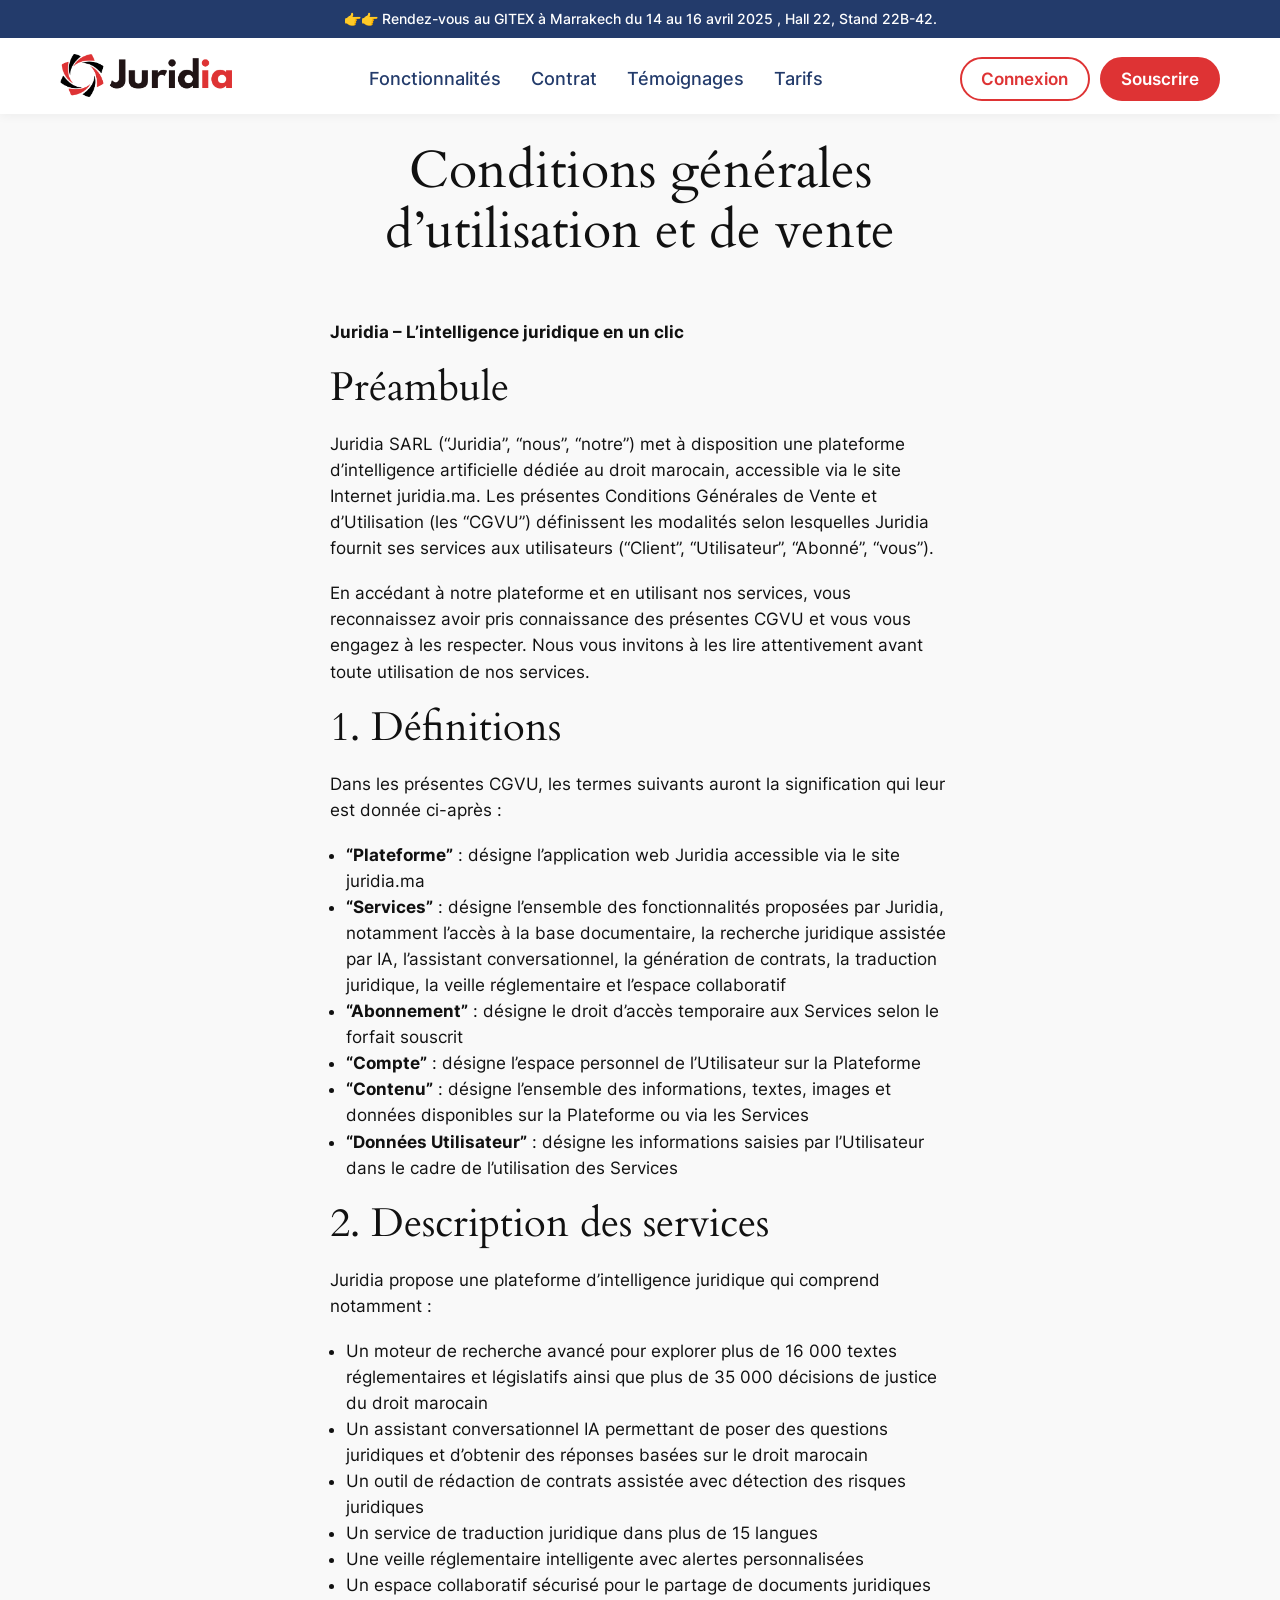
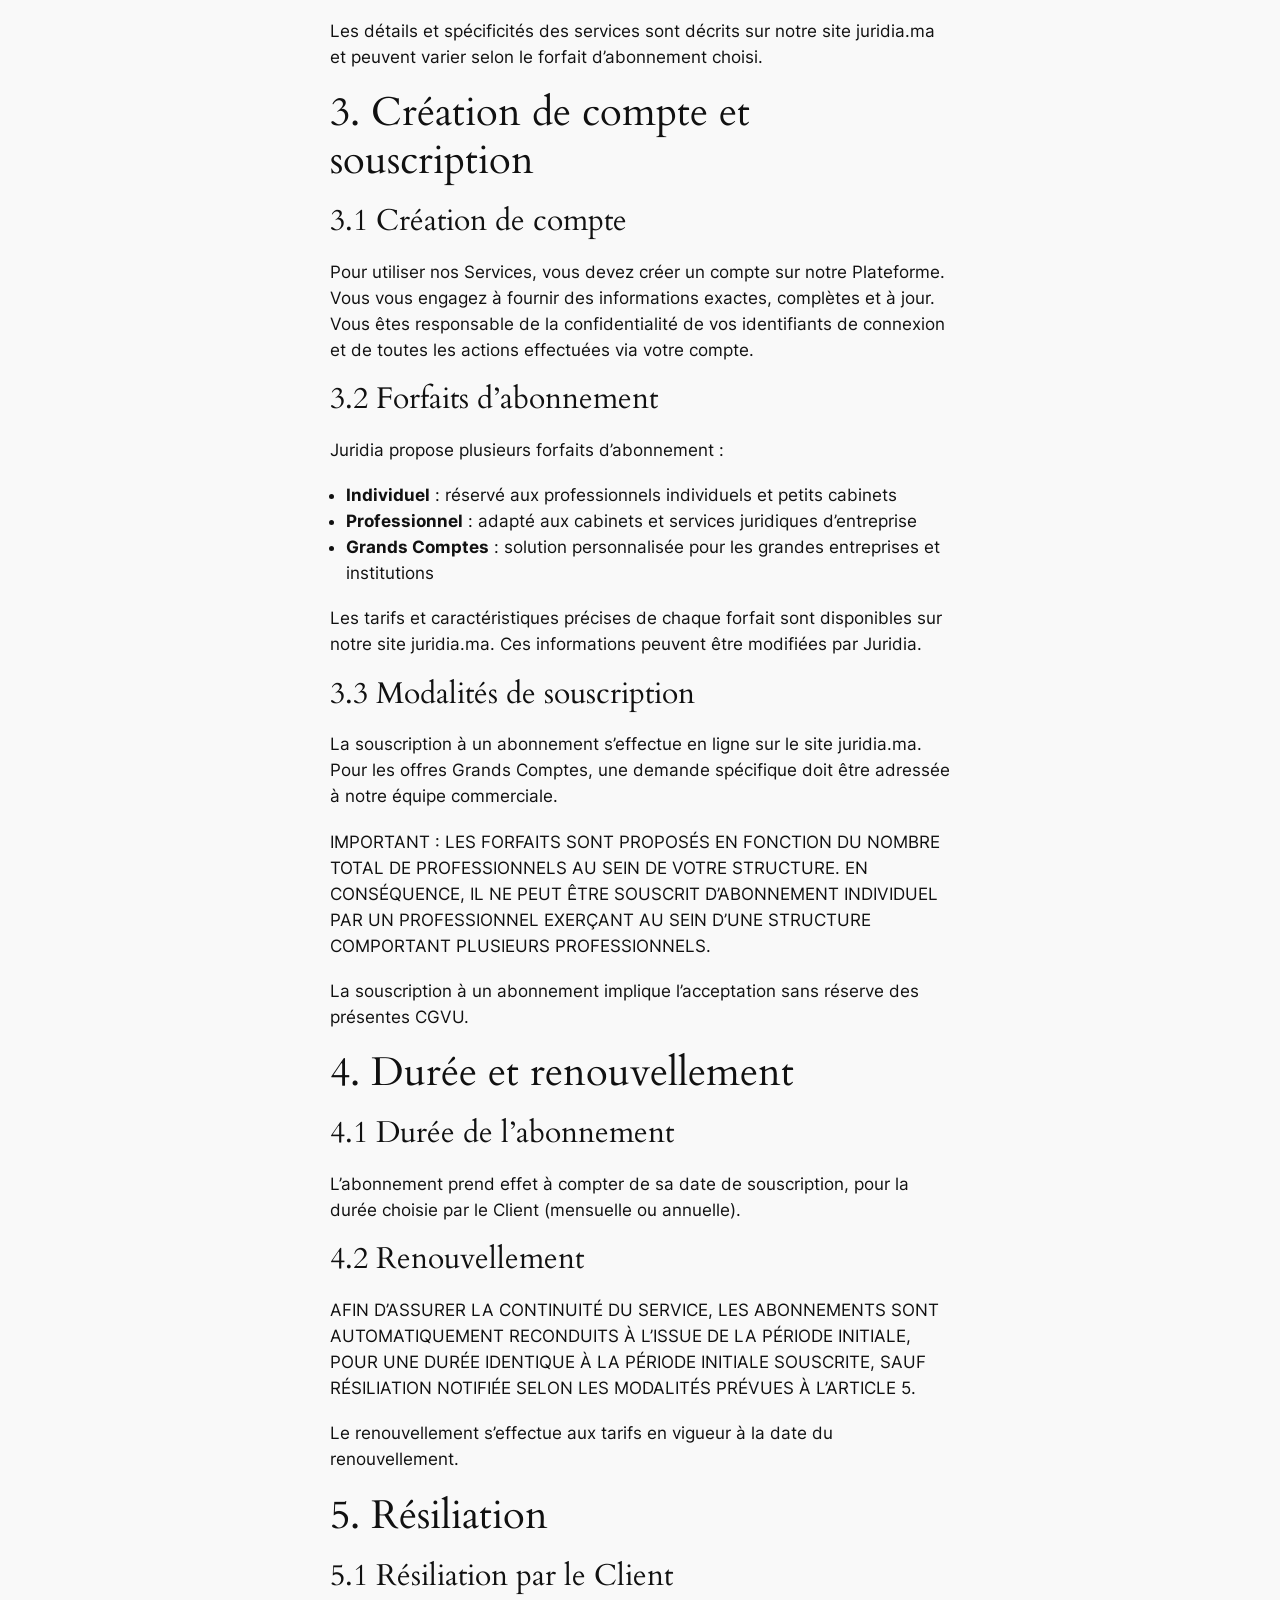
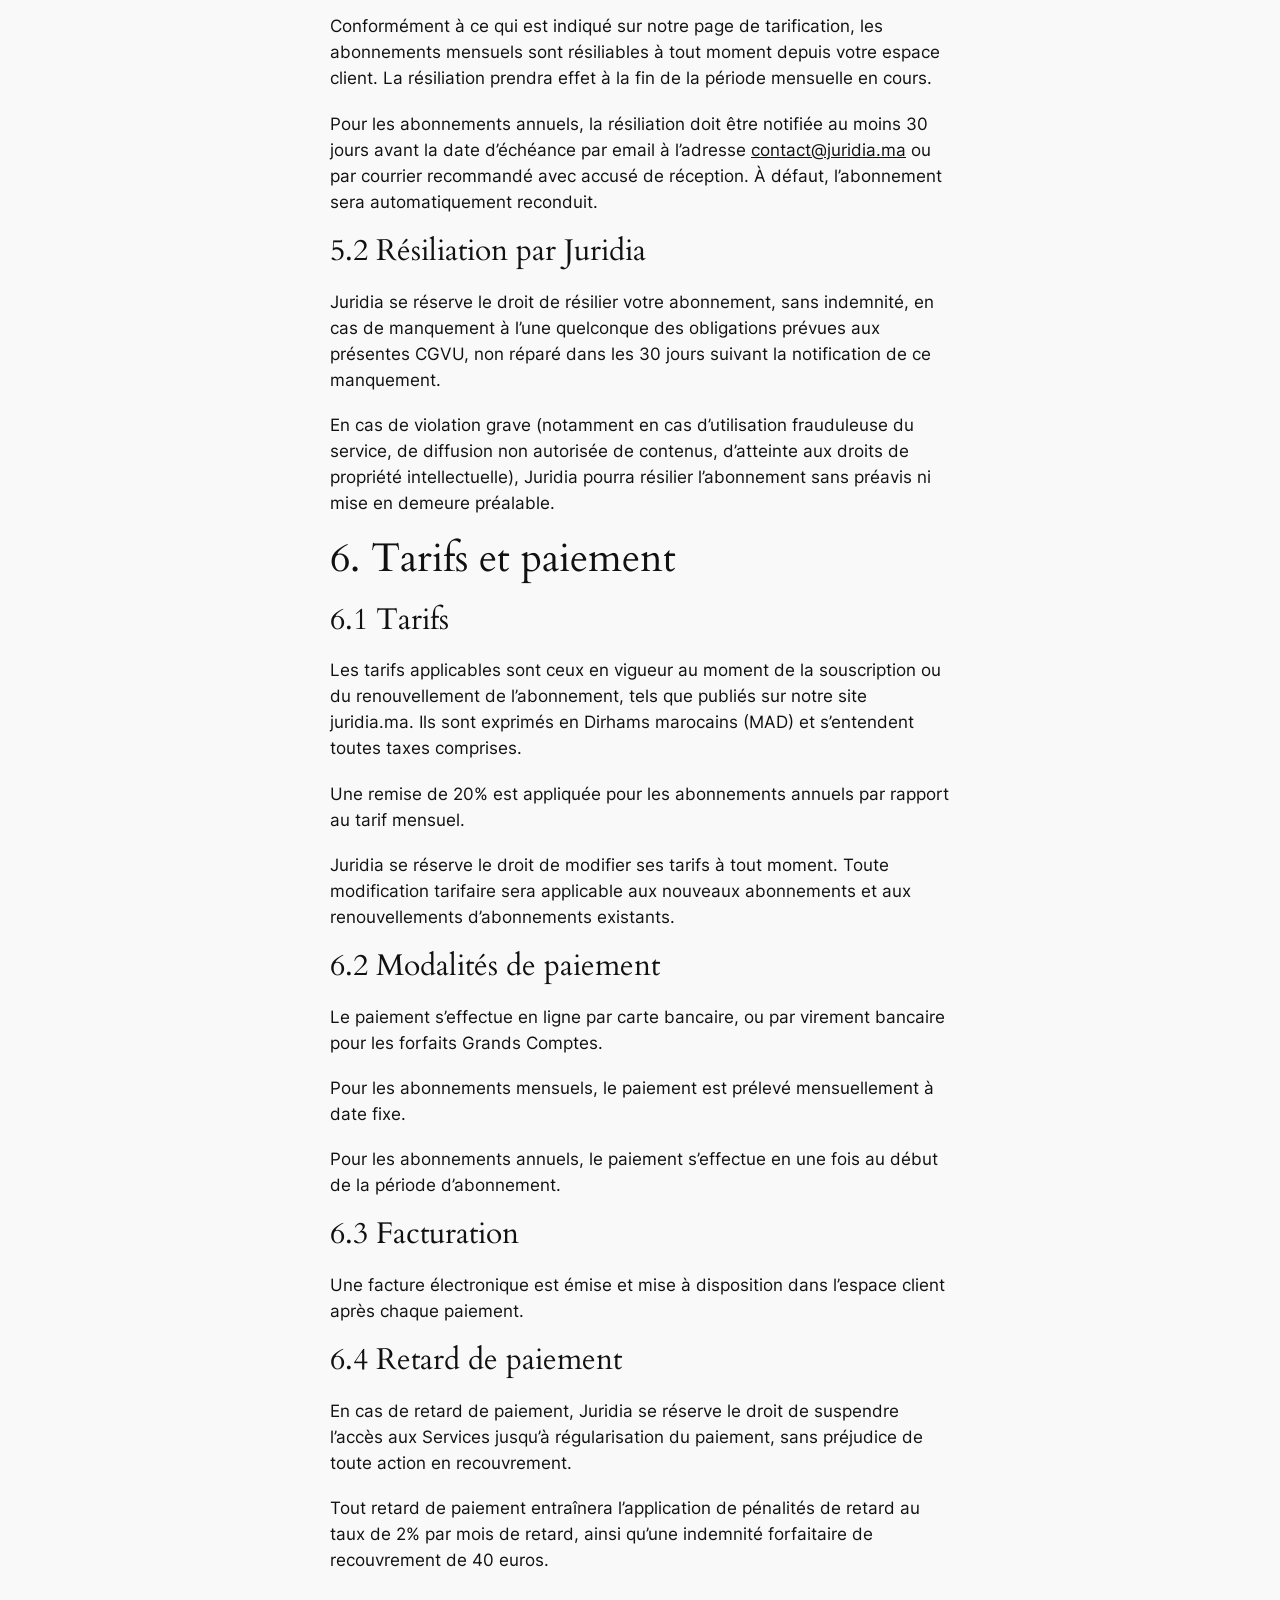
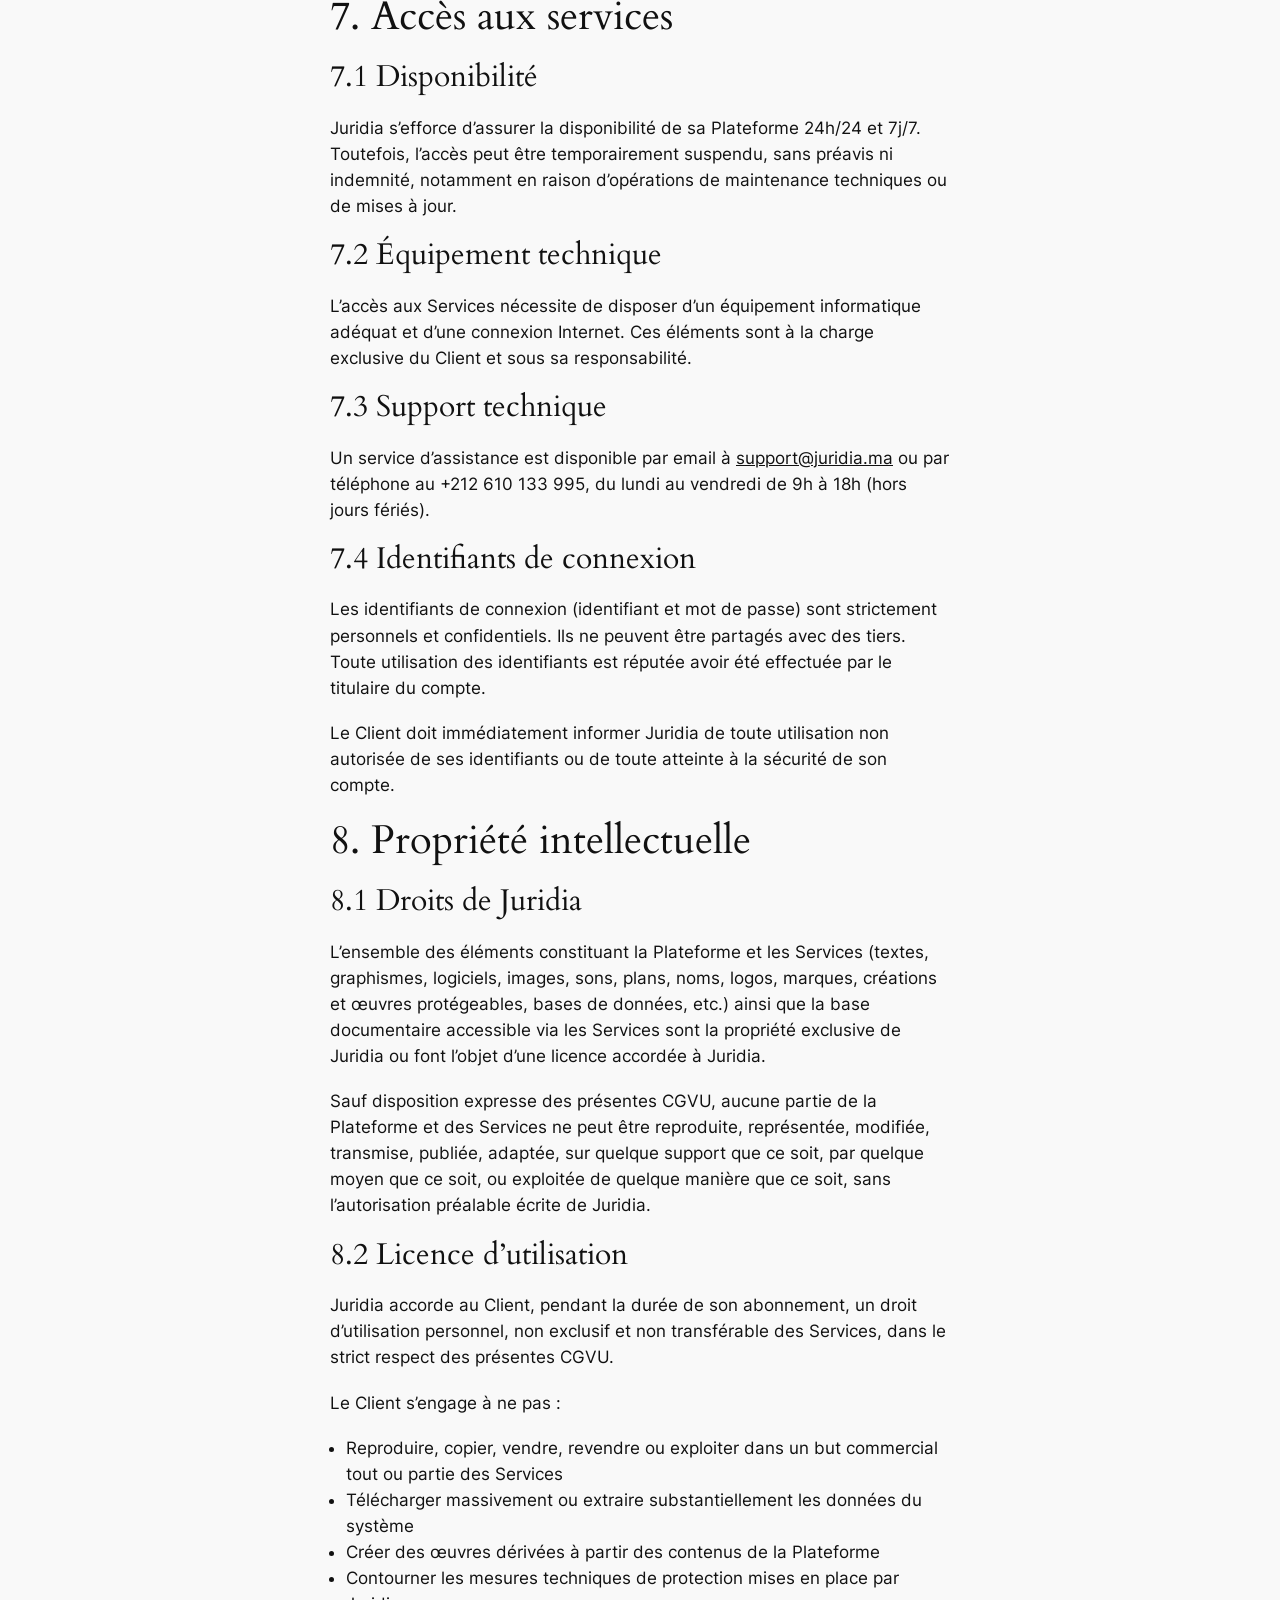
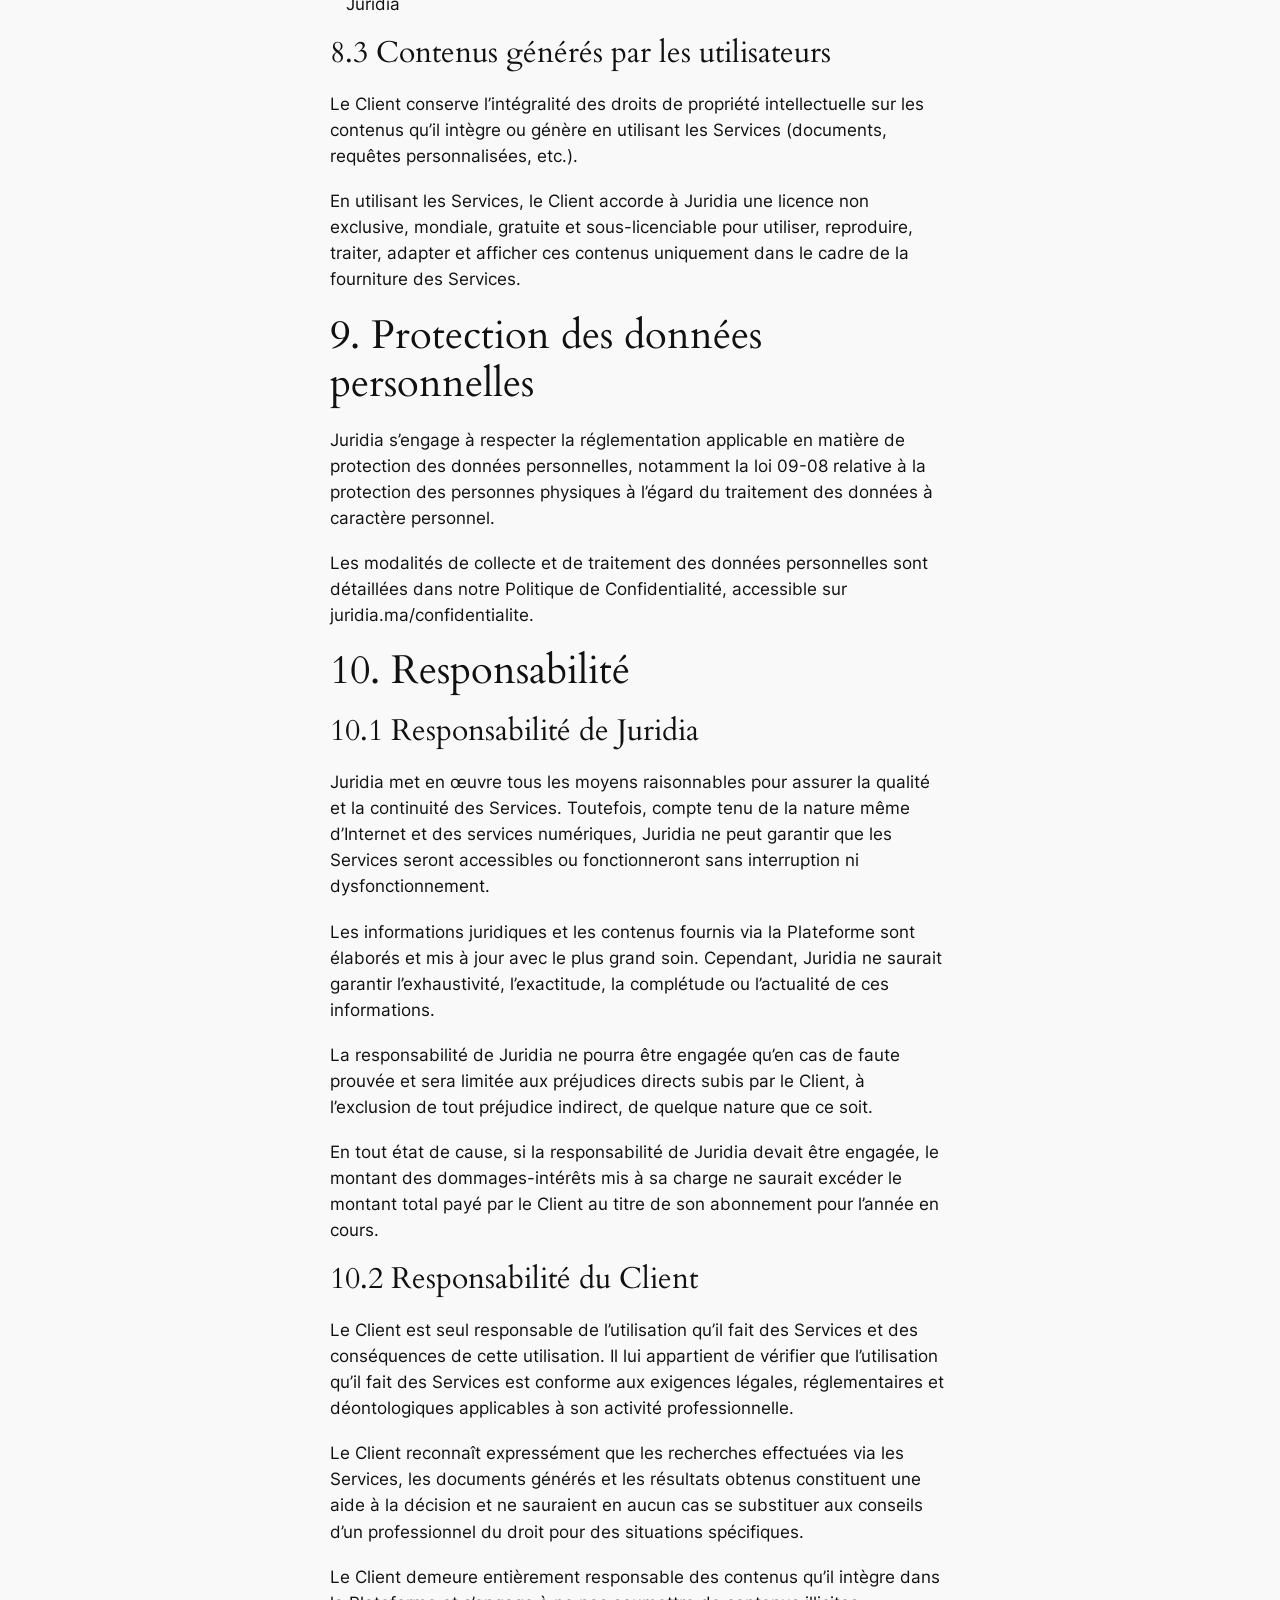
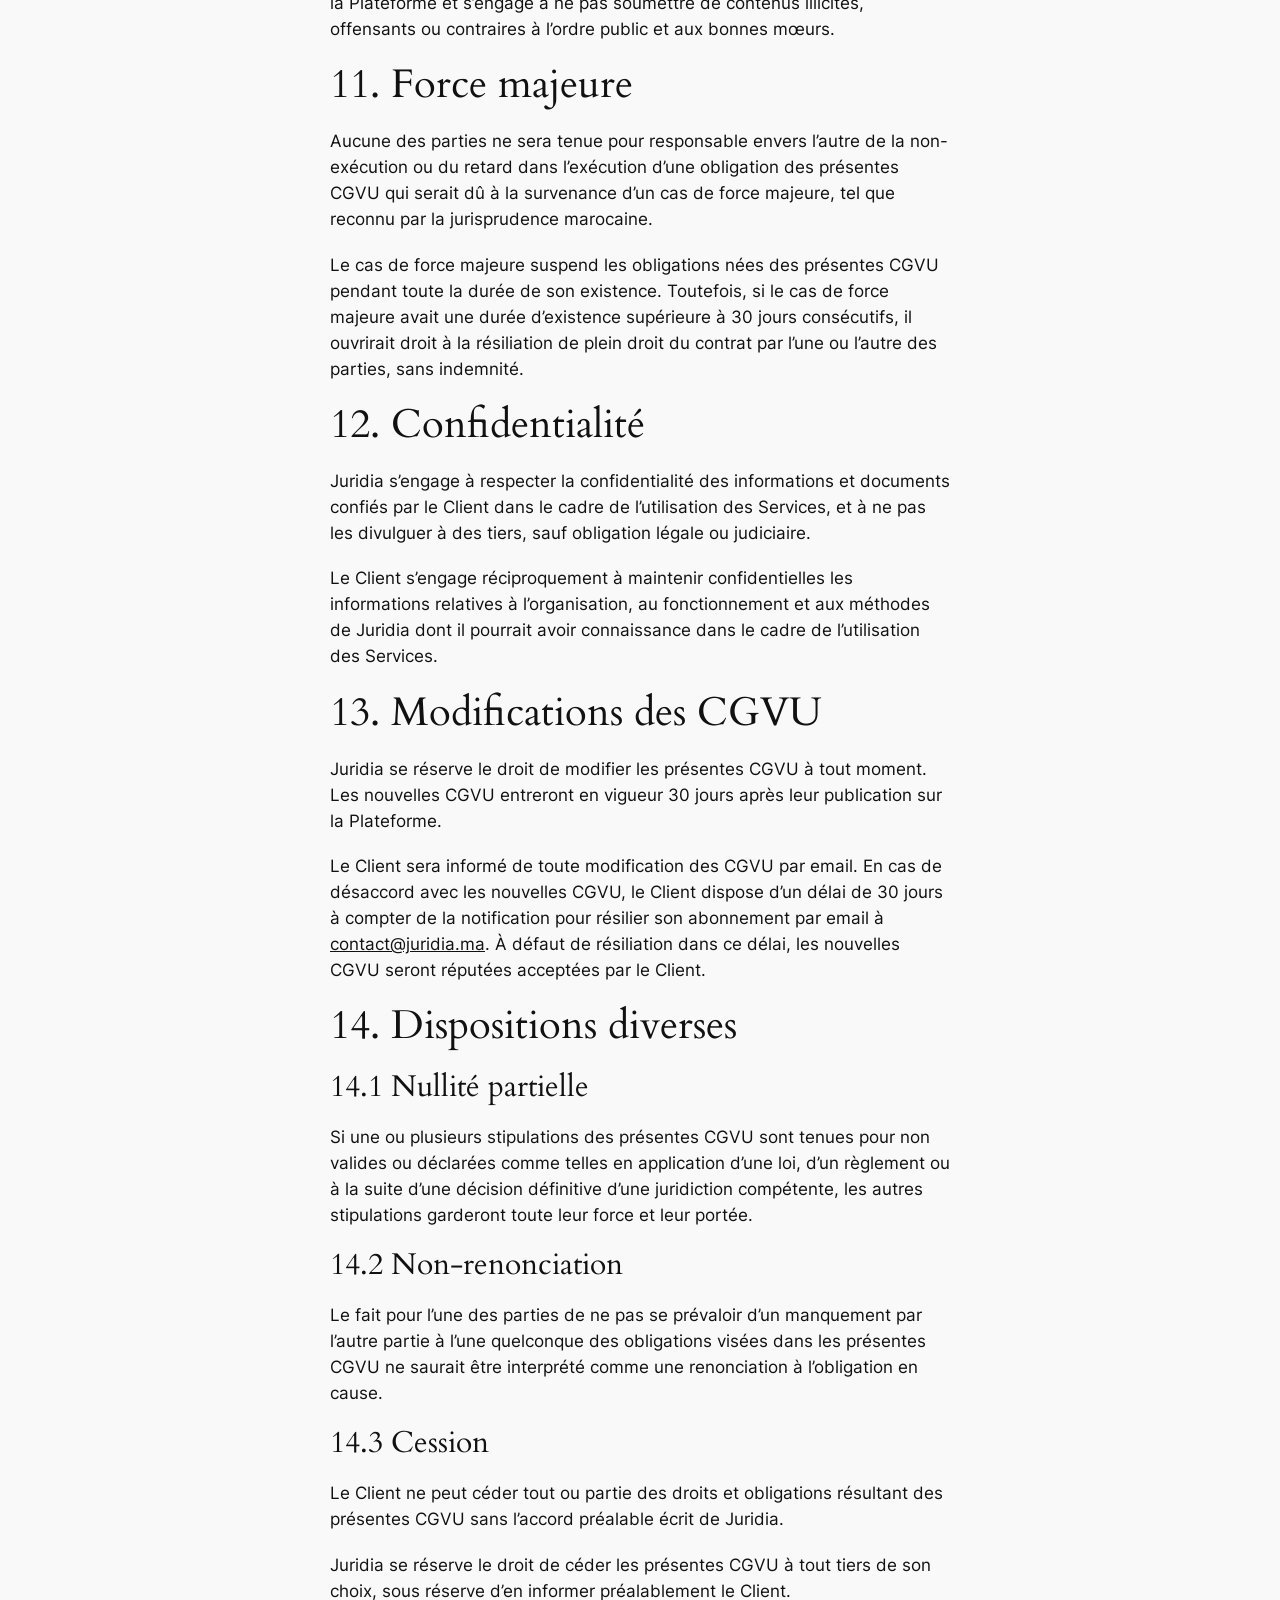
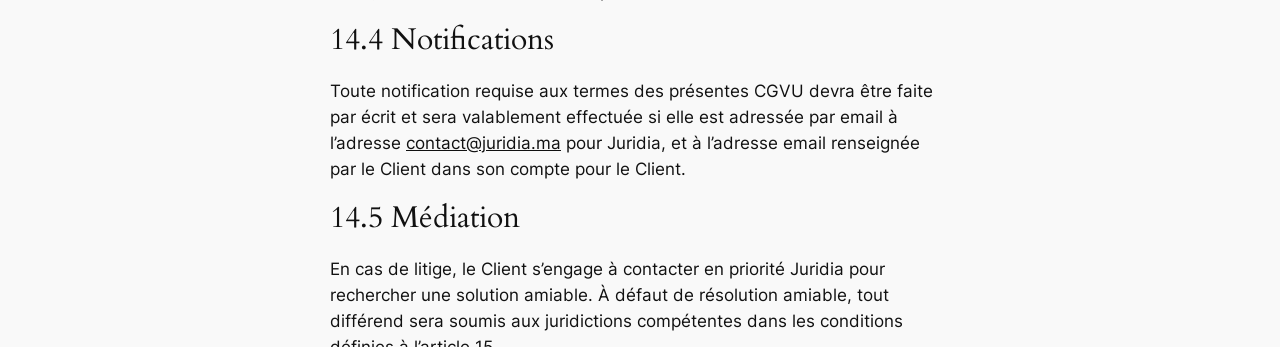
<file: juridia.ma/index0745.html>
<HTML>
<!-- Created by HTTrack Website Copier/3.49-2 [XR&CO'2014] -->

<!-- Mirrored from juridia.ma/?p=532 by HTTrack Website Copier/3.x [XR&CO'2014], Fri, 11 Apr 2025 21:43:35 GMT -->
<!-- Added by HTTrack --><meta http-equiv="content-type" content="text/html;charset=UTF-8" /><!-- /Added by HTTrack -->
<HEAD>
<META HTTP-EQUIV="Content-Type" CONTENT="text/html;charset=UTF-8"><META HTTP-EQUIV="Refresh" CONTENT="0; URL=condition-generales-de-vente-et-utilisation/index.html"><TITLE>Page has moved</TITLE>
</HEAD>
<BODY>
<A HREF="condition-generales-de-vente-et-utilisation/index.html"><h3>Click here...</h3></A>
</BODY>
<!-- Created by HTTrack Website Copier/3.49-2 [XR&CO'2014] -->

<!-- Mirrored from juridia.ma/?p=532 by HTTrack Website Copier/3.x [XR&CO'2014], Fri, 11 Apr 2025 21:43:35 GMT -->
</HTML>
</file>
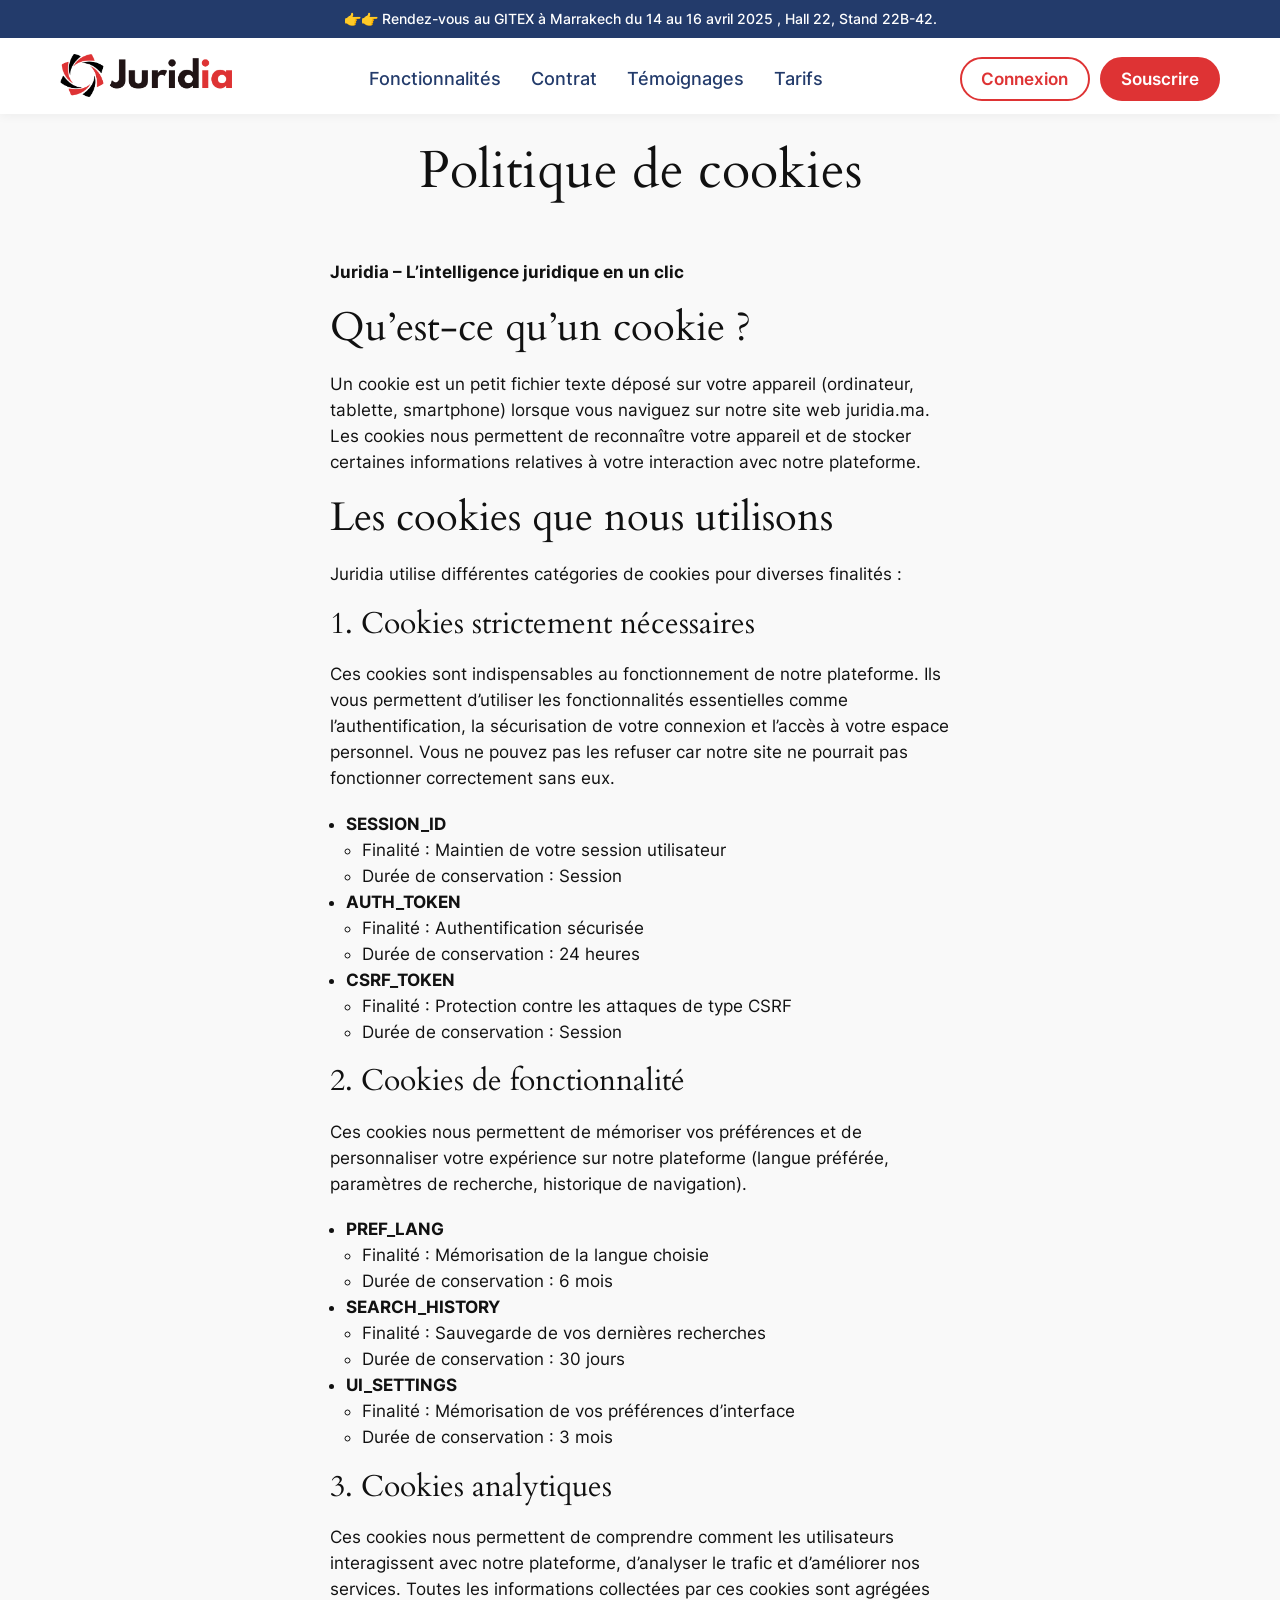
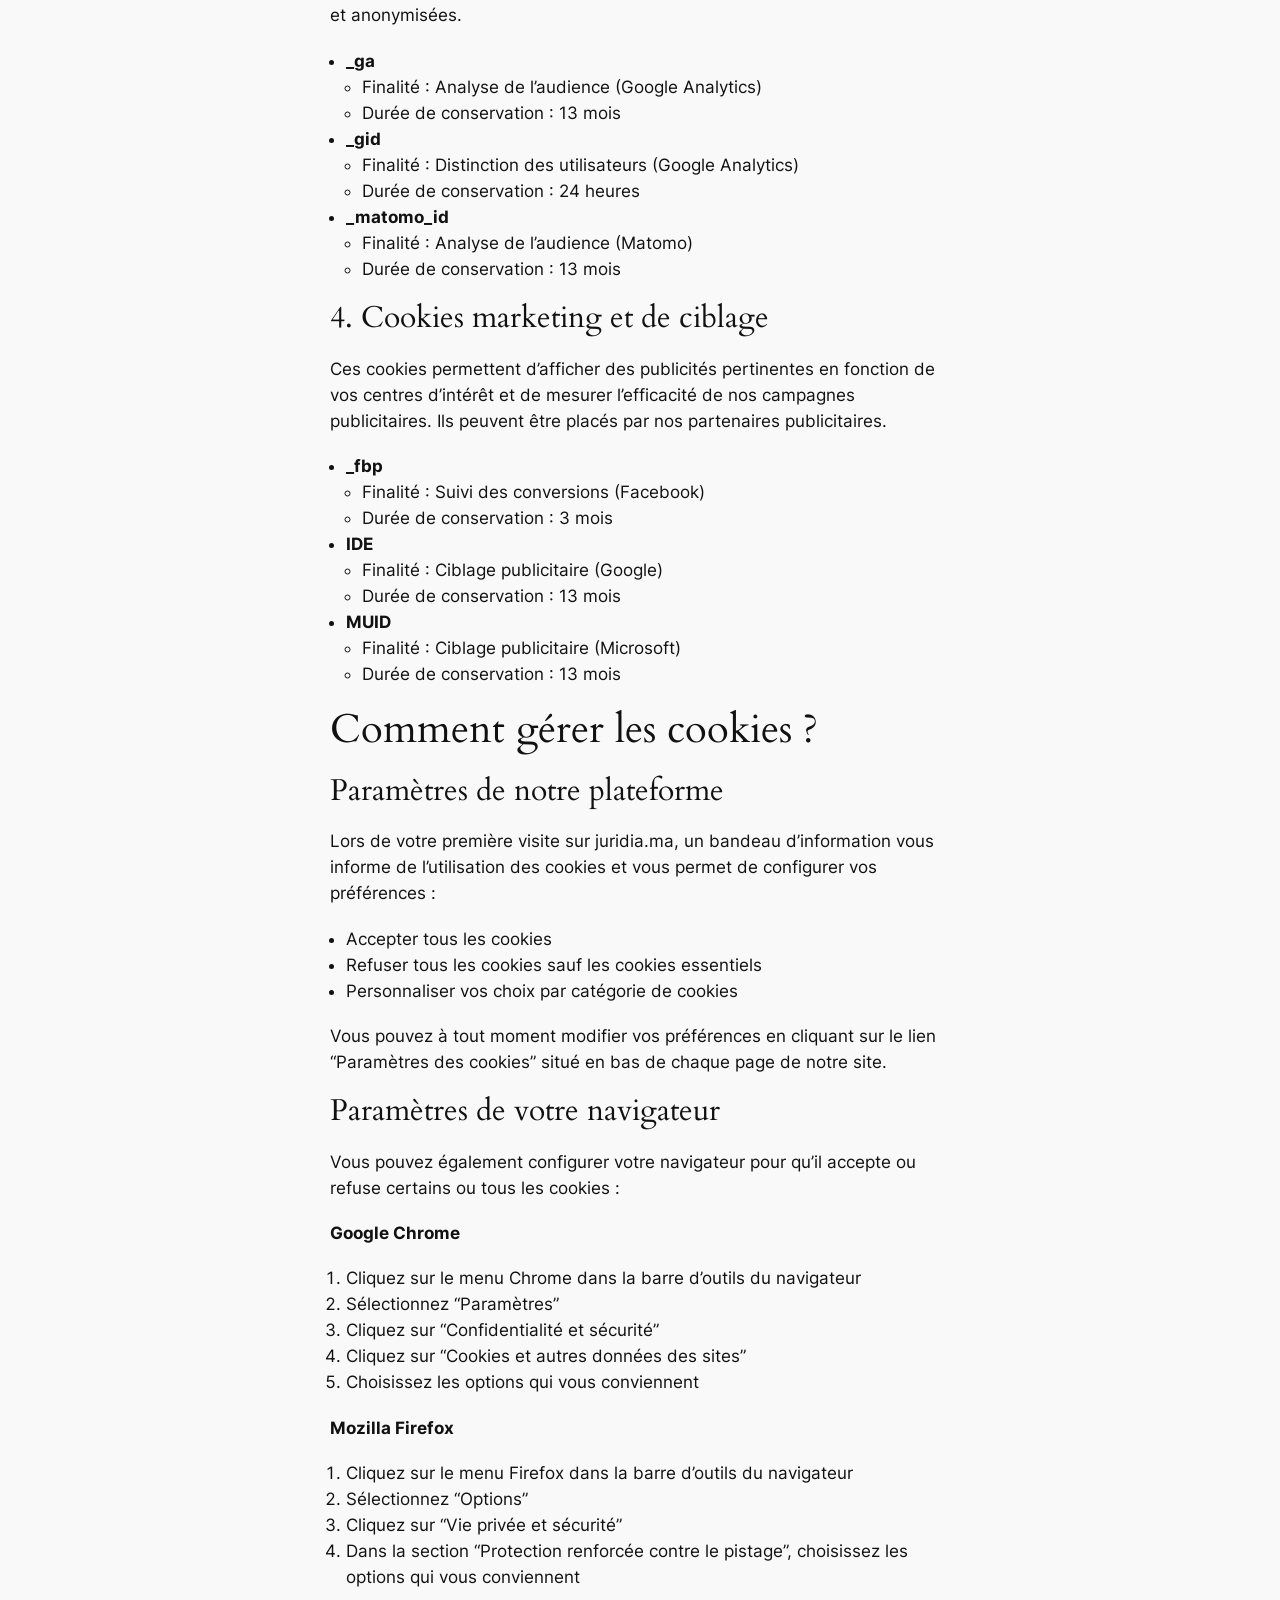
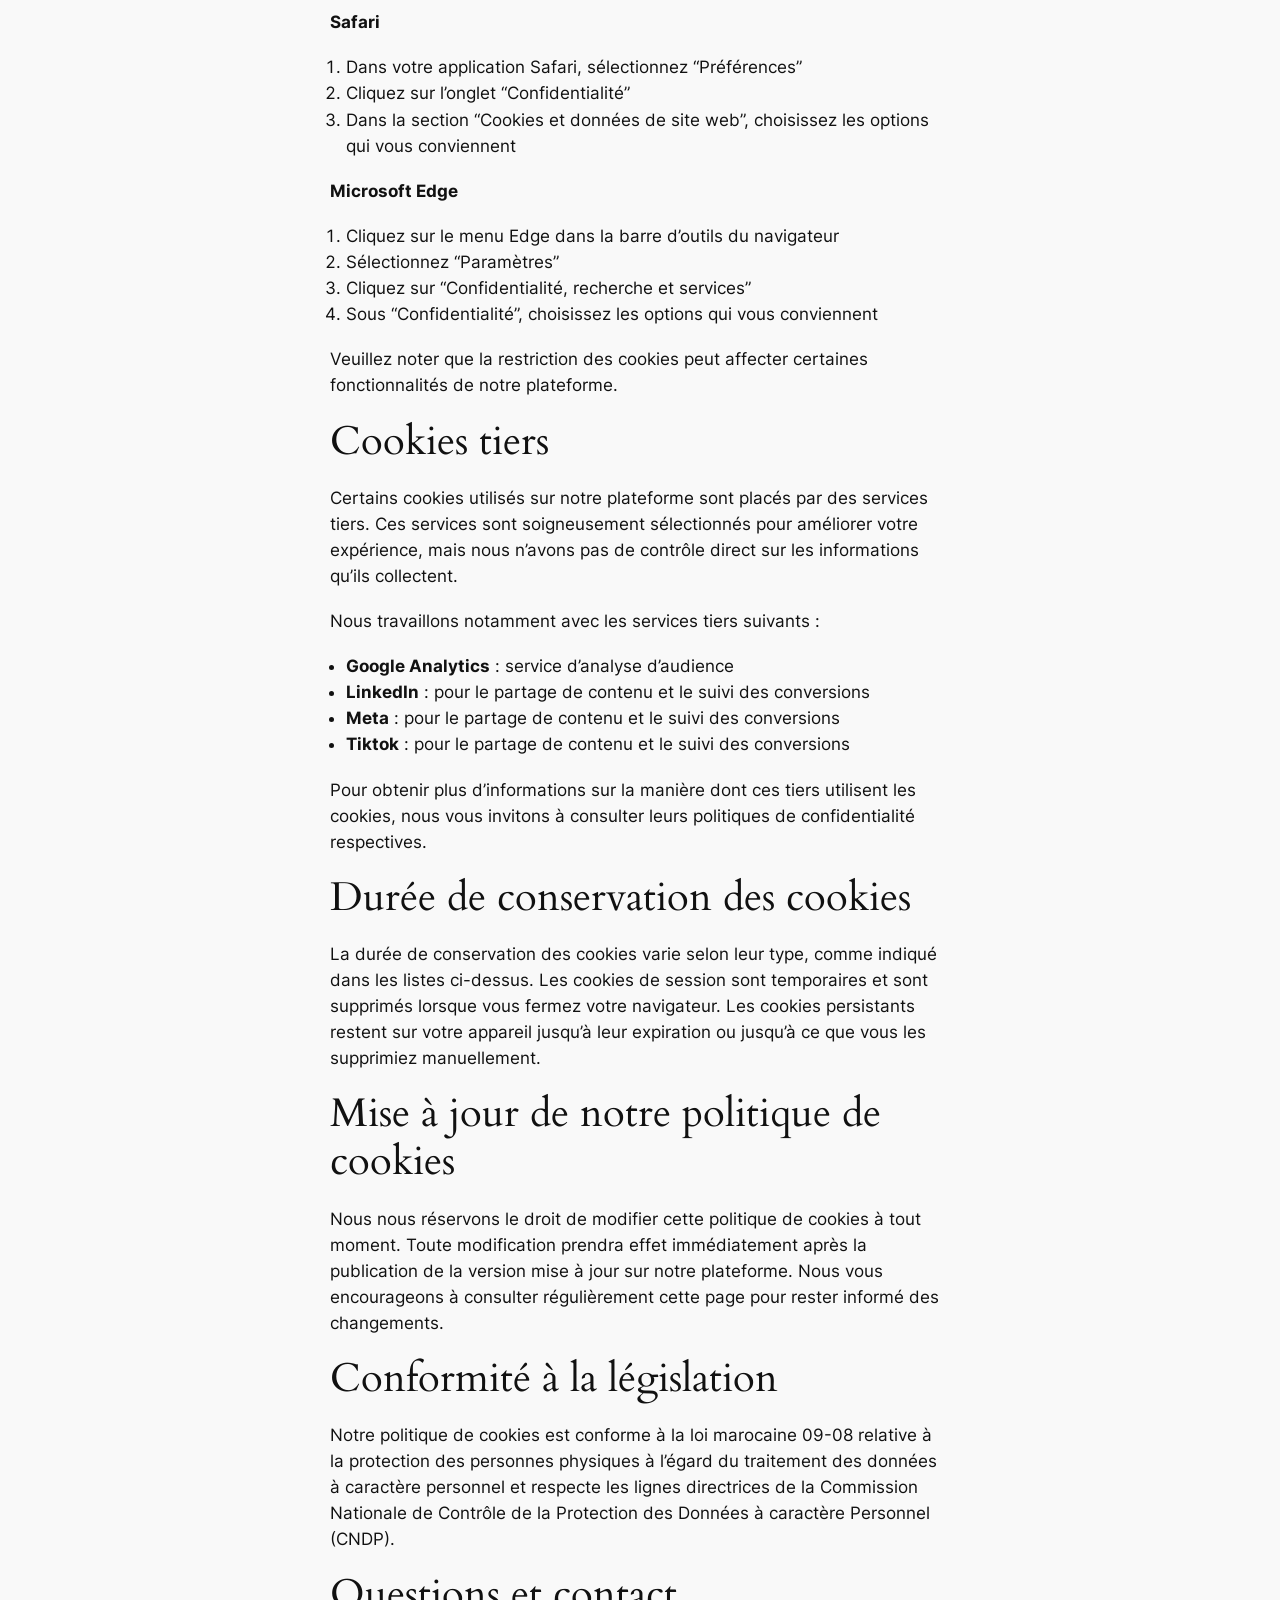
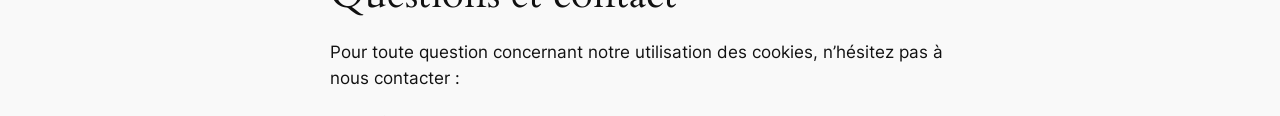
<file: juridia.ma/index1dc8.html>
<HTML>
<!-- Created by HTTrack Website Copier/3.49-2 [XR&CO'2014] -->

<!-- Mirrored from juridia.ma/?p=548 by HTTrack Website Copier/3.x [XR&CO'2014], Fri, 11 Apr 2025 21:43:35 GMT -->
<!-- Added by HTTrack --><meta http-equiv="content-type" content="text/html;charset=UTF-8" /><!-- /Added by HTTrack -->
<HEAD>
<META HTTP-EQUIV="Content-Type" CONTENT="text/html;charset=UTF-8"><META HTTP-EQUIV="Refresh" CONTENT="0; URL=cookies/index.html"><TITLE>Page has moved</TITLE>
</HEAD>
<BODY>
<A HREF="cookies/index.html"><h3>Click here...</h3></A>
</BODY>
<!-- Created by HTTrack Website Copier/3.49-2 [XR&CO'2014] -->

<!-- Mirrored from juridia.ma/?p=548 by HTTrack Website Copier/3.x [XR&CO'2014], Fri, 11 Apr 2025 21:43:35 GMT -->
</HTML>
</file>
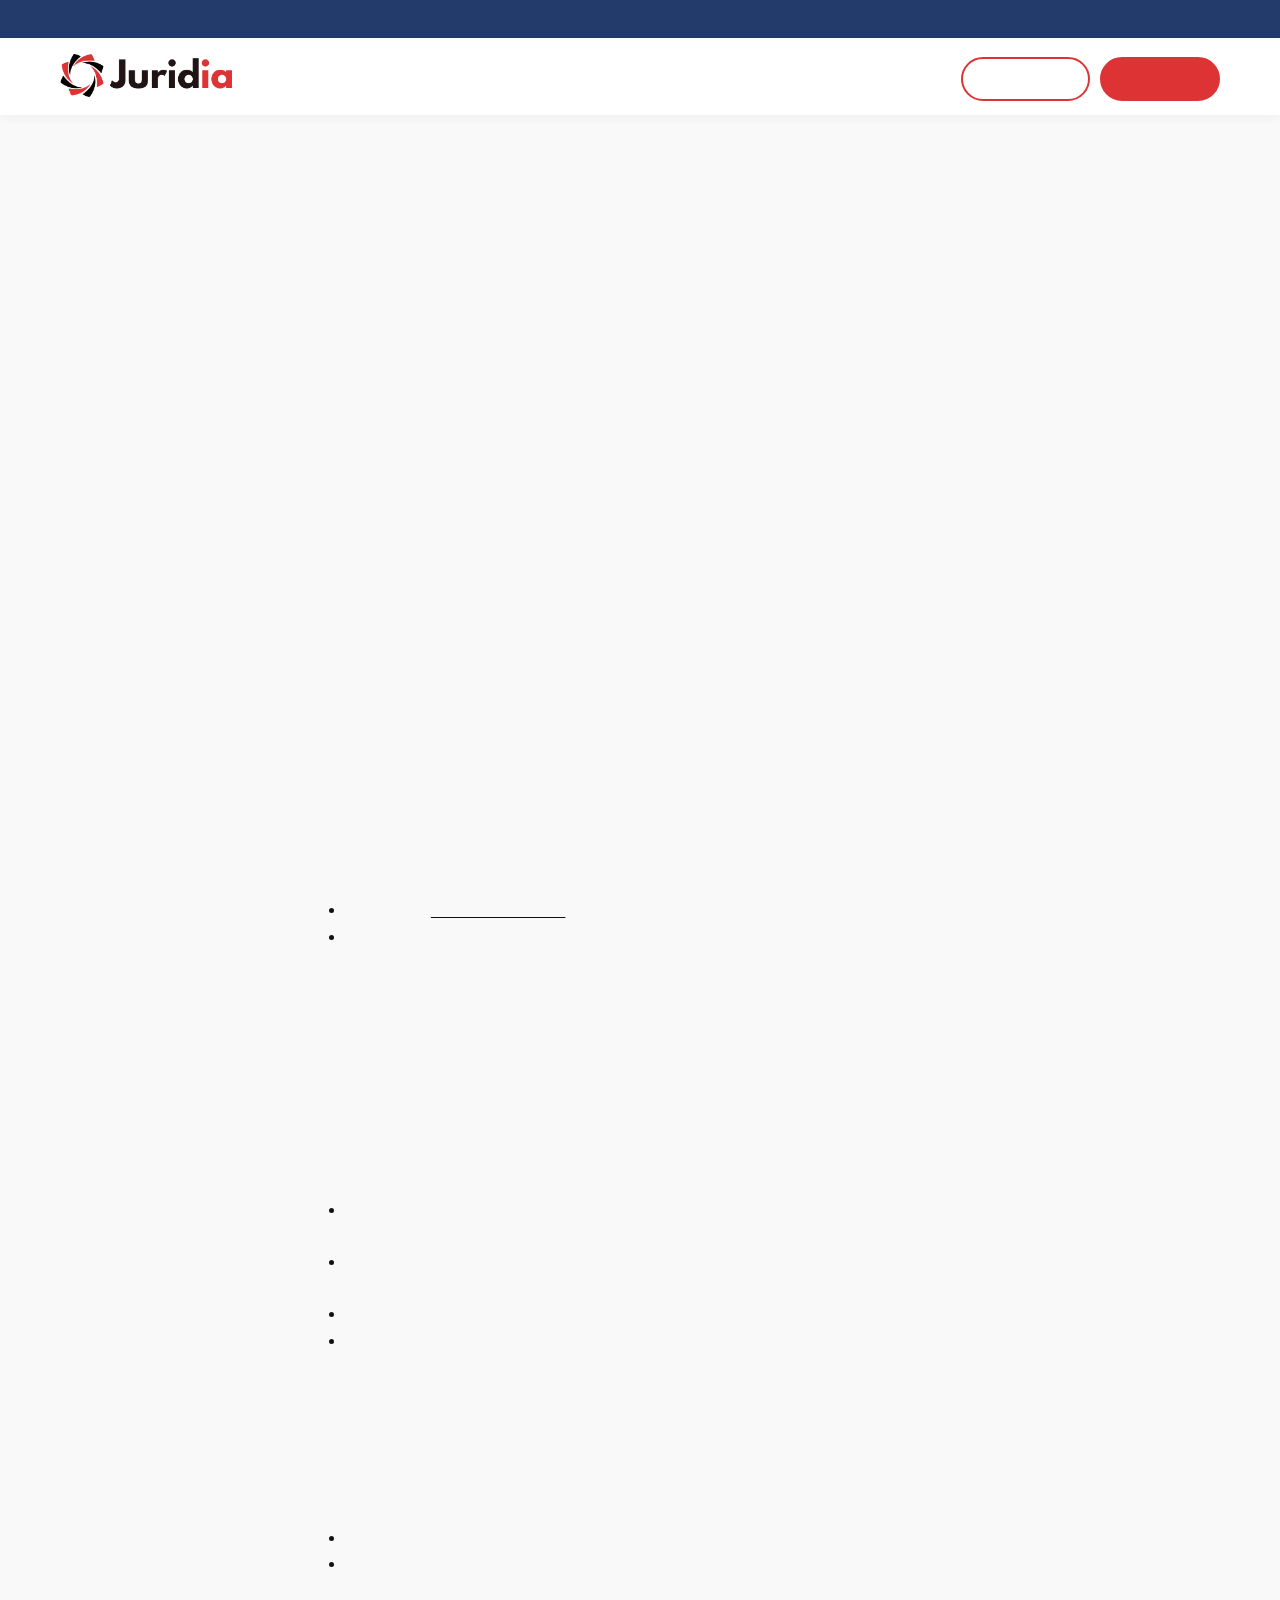
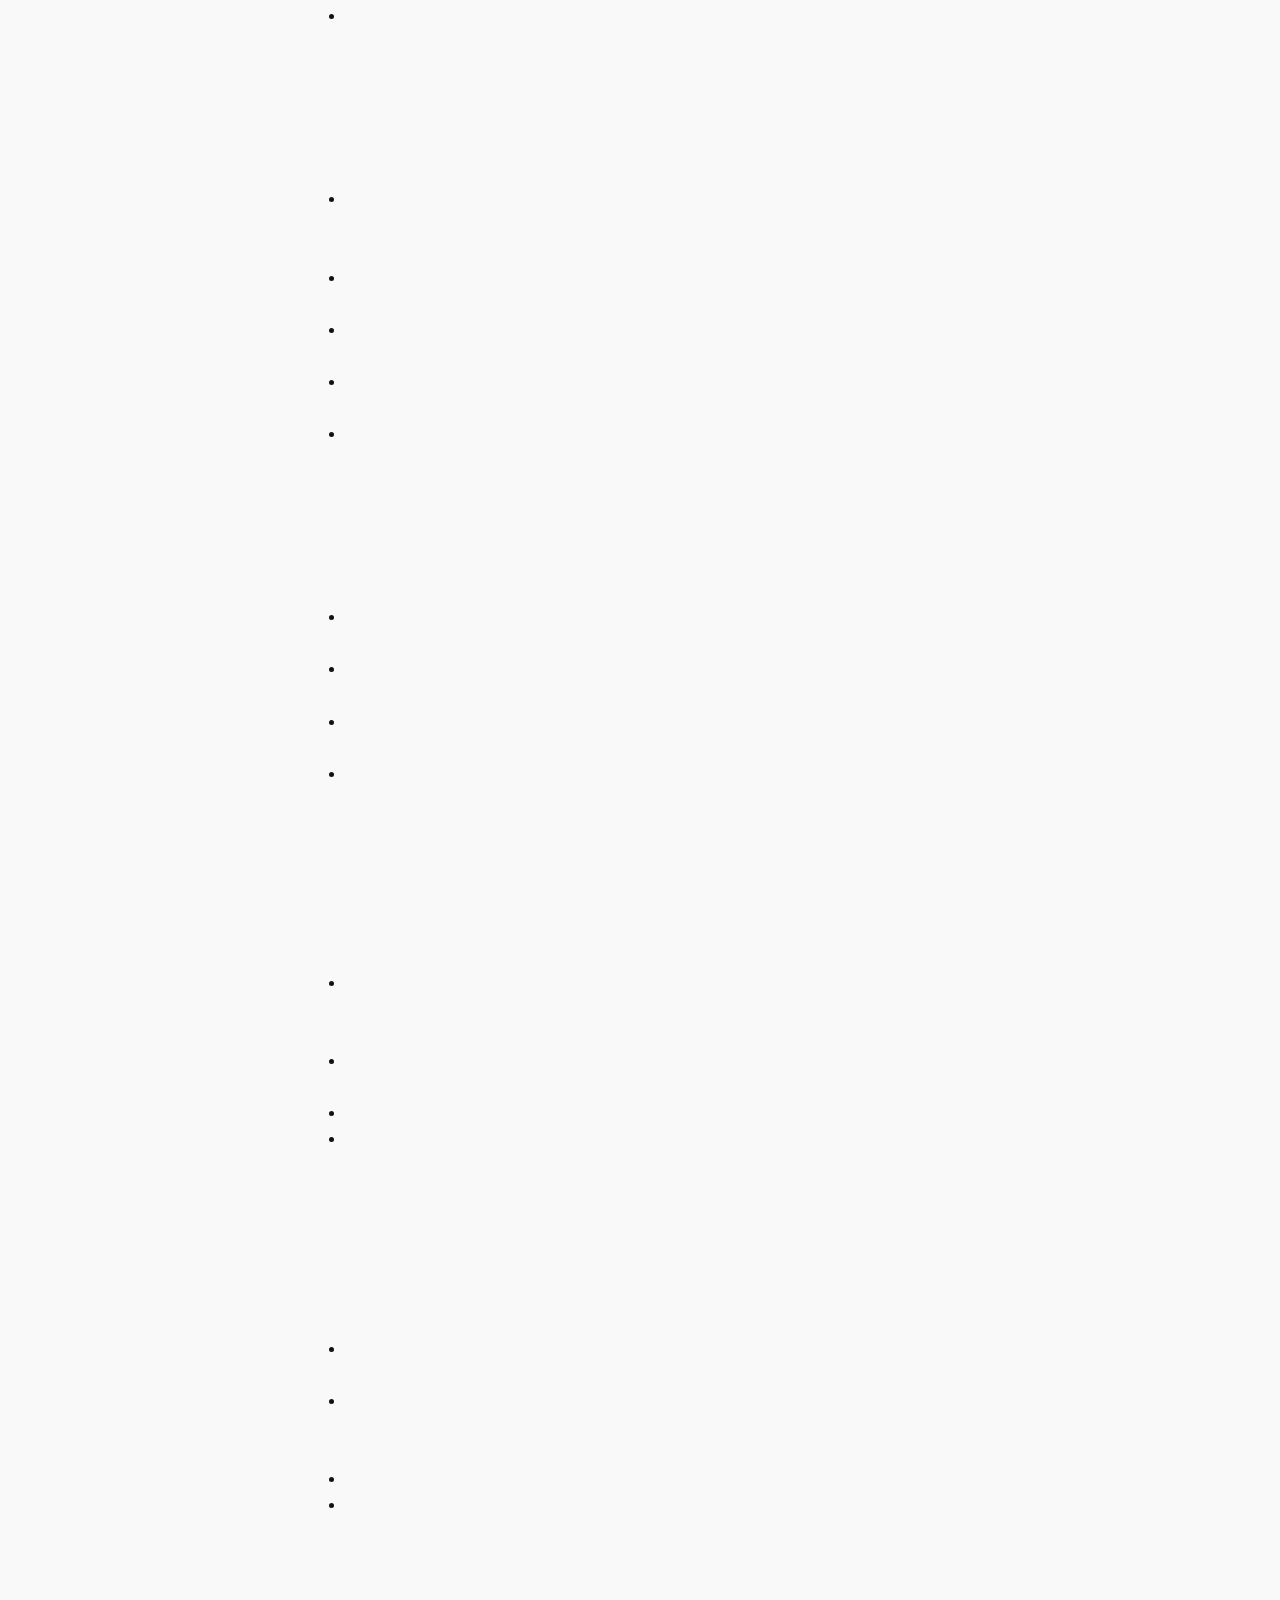
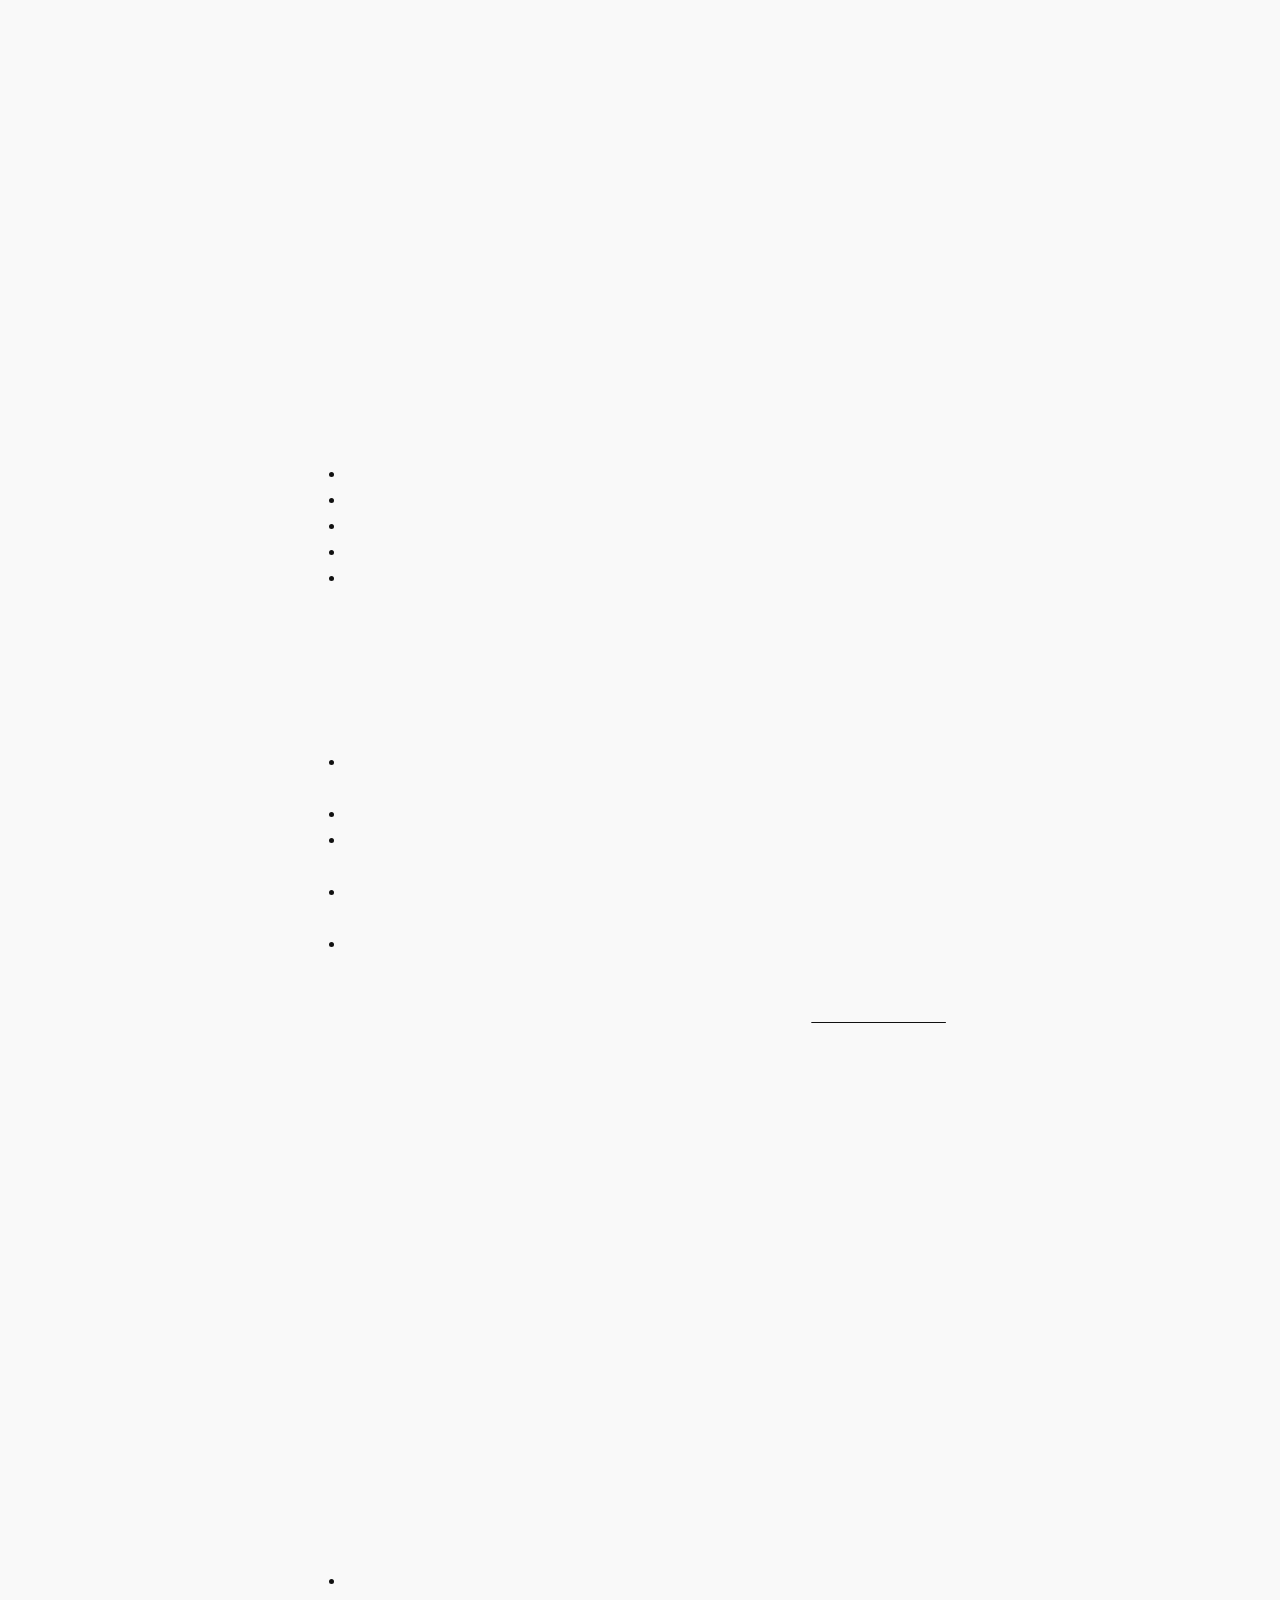
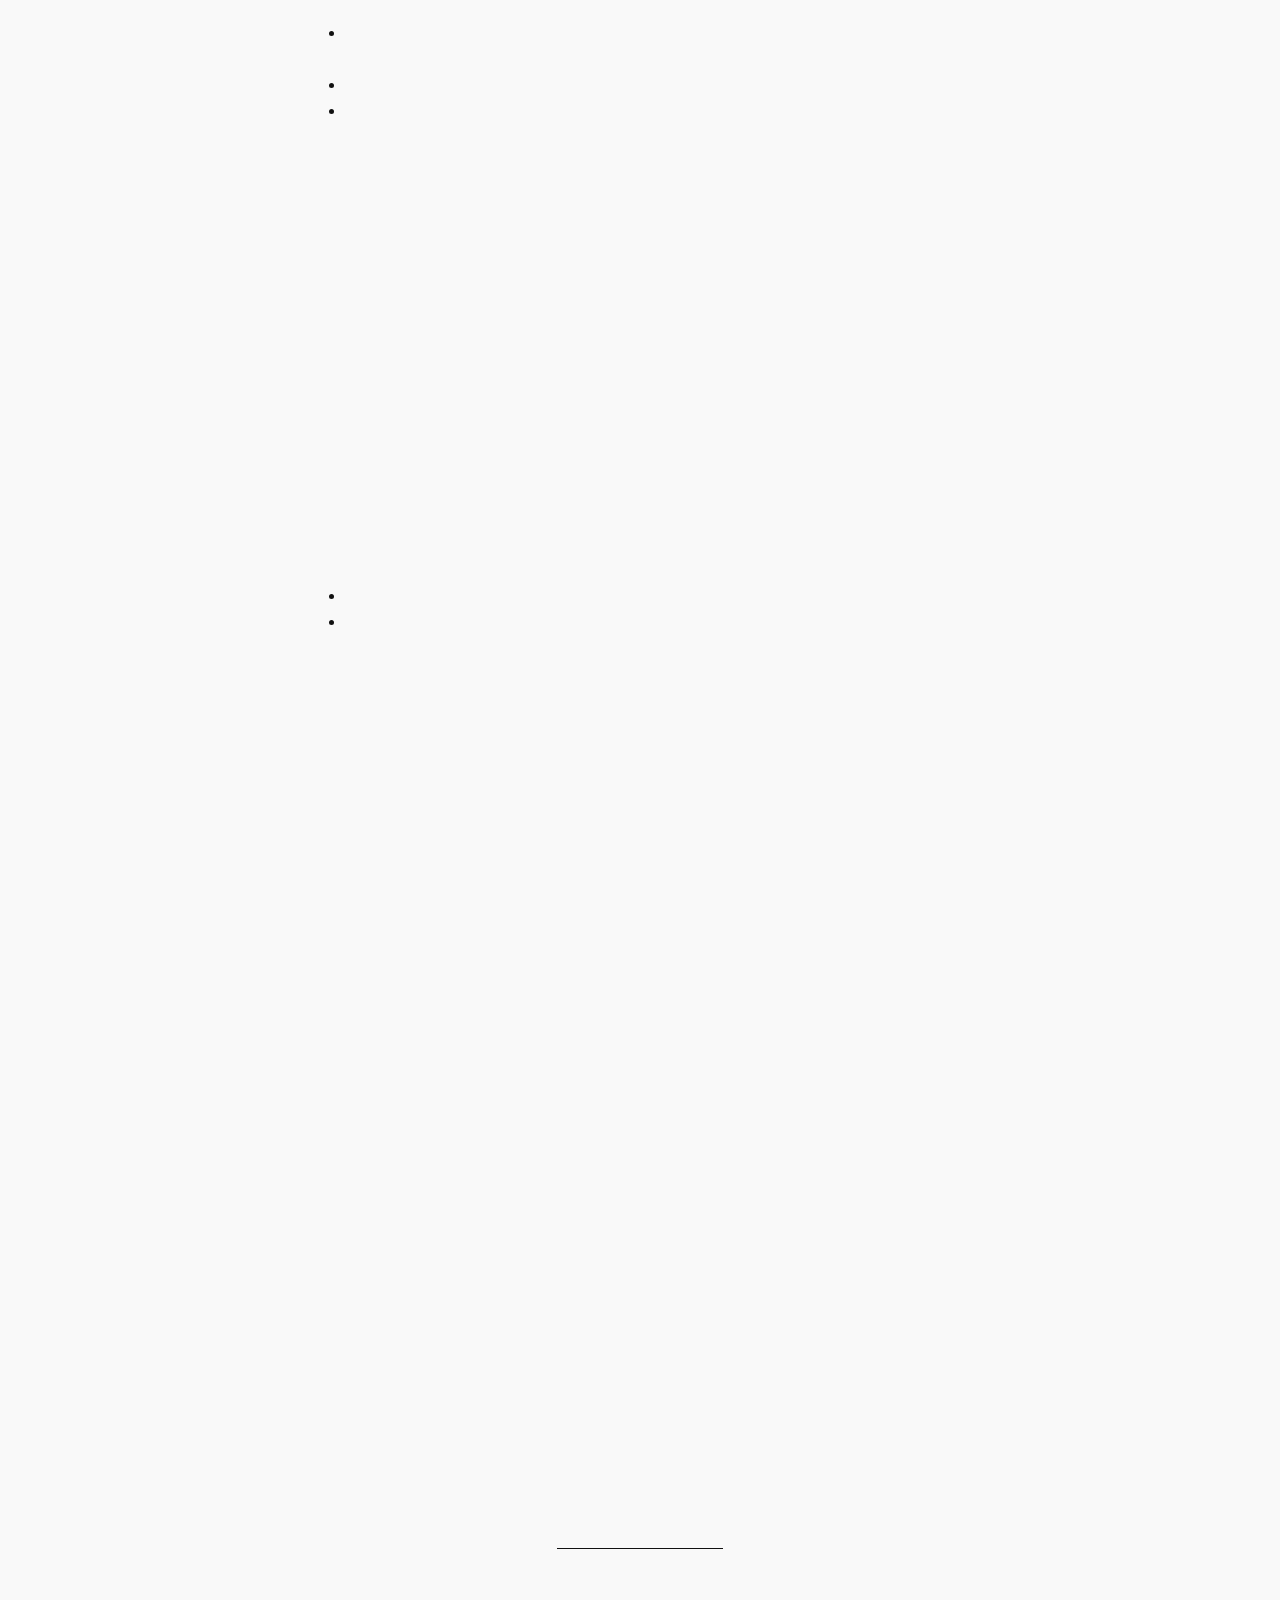
<file: juridia.ma/index2207.html>
<HTML>
<!-- Created by HTTrack Website Copier/3.49-2 [XR&CO'2014] -->

<!-- Mirrored from juridia.ma/?p=3 by HTTrack Website Copier/3.x [XR&CO'2014], Fri, 11 Apr 2025 21:43:35 GMT -->
<!-- Added by HTTrack --><meta http-equiv="content-type" content="text/html;charset=UTF-8" /><!-- /Added by HTTrack -->
<HEAD>
<META HTTP-EQUIV="Content-Type" CONTENT="text/html;charset=UTF-8"><META HTTP-EQUIV="Refresh" CONTENT="0; URL=politiques-de-confidentialite/index.html"><TITLE>Page has moved</TITLE>
</HEAD>
<BODY>
<A HREF="politiques-de-confidentialite/index.html"><h3>Click here...</h3></A>
</BODY>
<!-- Created by HTTrack Website Copier/3.49-2 [XR&CO'2014] -->

<!-- Mirrored from juridia.ma/?p=3 by HTTrack Website Copier/3.x [XR&CO'2014], Fri, 11 Apr 2025 21:43:35 GMT -->
</HTML>
</file>
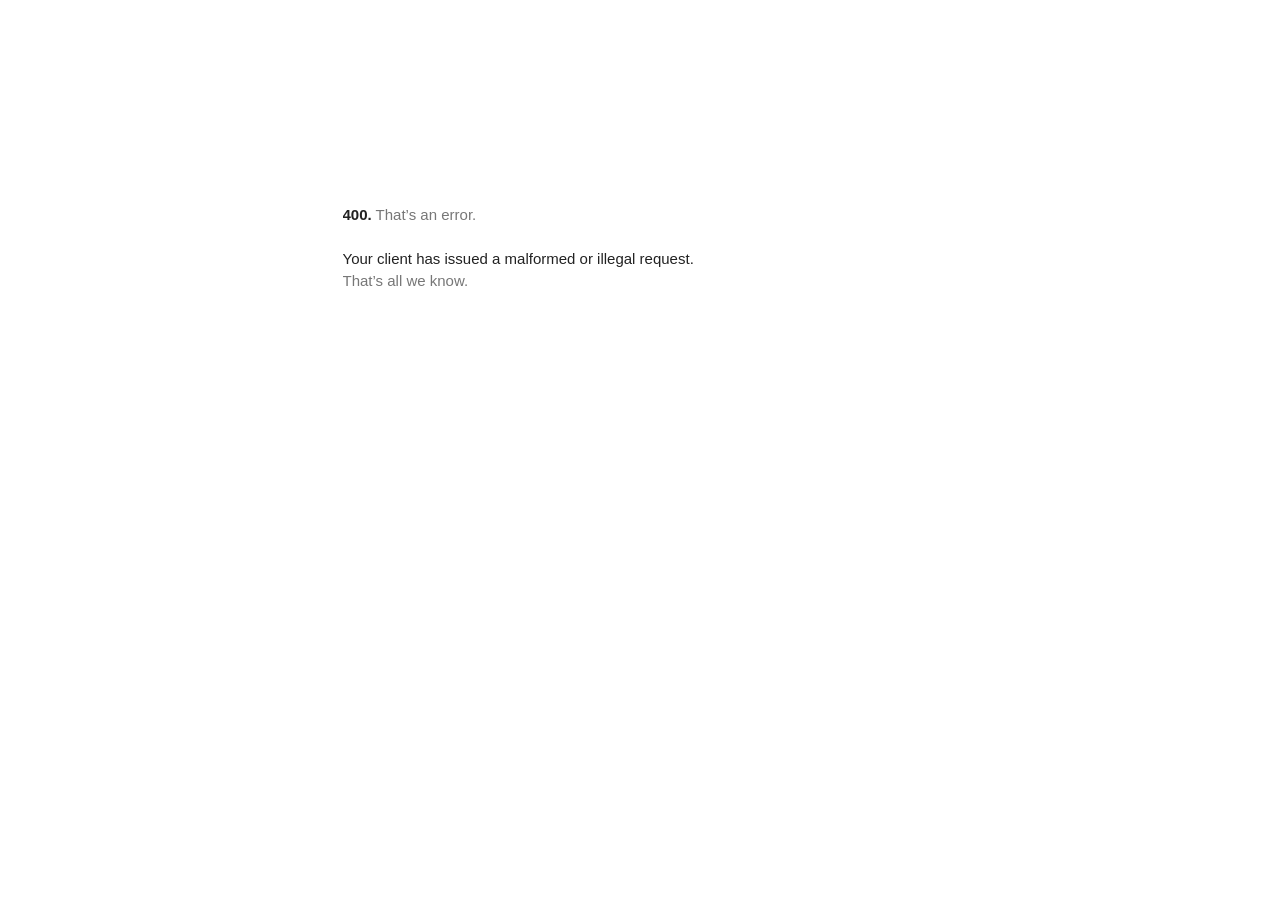
<file: www.googletagmanager.com/gtm5445.html>
<!DOCTYPE html>
<html lang=en>
  <meta charset=utf-8>
  <meta name=viewport content="initial-scale=1, minimum-scale=1, width=device-width">
  <title>Error 400 (Bad Request)!!1</title>
  <style>
    *{margin:0;padding:0}html,code{font:15px/22px arial,sans-serif}html{background:#fff;color:#222;padding:15px}body{margin:7% auto 0;max-width:390px;min-height:180px;padding:30px 0 15px}* > body{background:url(//www.google.com/images/errors/robot.png) 100% 5px no-repeat;padding-right:205px}p{margin:11px 0 22px;overflow:hidden}ins{color:#777;text-decoration:none}a img{border:0}@media screen and (max-width:772px){body{background:none;margin-top:0;max-width:none;padding-right:0}}#logo{background:url(//www.google.com/images/branding/googlelogo/1x/googlelogo_color_150x54dp.png) no-repeat;margin-left:-5px}@media only screen and (min-resolution:192dpi){#logo{background:url(//www.google.com/images/branding/googlelogo/2x/googlelogo_color_150x54dp.png) no-repeat 0% 0%/100% 100%;-moz-border-image:url(//www.google.com/images/branding/googlelogo/2x/googlelogo_color_150x54dp.png) 0}}@media only screen and (-webkit-min-device-pixel-ratio:2){#logo{background:url(//www.google.com/images/branding/googlelogo/2x/googlelogo_color_150x54dp.png) no-repeat;-webkit-background-size:100% 100%}}#logo{display:inline-block;height:54px;width:150px}
  </style>
  <a href=//www.google.com/><span id=logo aria-label=Google></span></a>
  <p><b>400.</b> <ins>That’s an error.</ins>
  <p>Your client has issued a malformed or illegal request.  <ins>That’s all we know.</ins>
</file>
<file: juridia.ma/wp-content/plugins/header-footer-elementor/inc/widgets-css/frontend950a.css>
/* Navigation Menu CSS */

ul.hfe-nav-menu,
.hfe-nav-menu li,
.hfe-nav-menu ul {
    list-style: none !important;
    margin: 0;
    padding: 0;
}

.hfe-nav-menu li.menu-item {
    position: relative;
}

.hfe-flyout-container .hfe-nav-menu li.menu-item {
    position: relative;
    background: unset;
}

.hfe-nav-menu .sub-menu li.menu-item {
    position: relative;
    background: inherit;
}
.hfe-nav-menu__theme-icon-yes button.sub-menu-toggle {
    display: none;
}

div.hfe-nav-menu,
.elementor-widget-hfe-nav-menu .elementor-widget-container{
    -js-display: flex;
    display: -webkit-box;
    display: -webkit-flex;
    display: -moz-box;
    display: -ms-flexbox;
    display: flex;
    -webkit-box-orient: vertical;
    -webkit-box-direction: normal;
    -webkit-flex-direction: column;
    -moz-box-orient: vertical;
    -moz-box-direction: normal;
    -ms-flex-direction: column;
    flex-direction: column;
}

.hfe-nav-menu__layout-horizontal,
.hfe-nav-menu__layout-horizontal .hfe-nav-menu {
    -js-display: flex;
    display: -webkit-box;
    display: -webkit-flex;
    display: -moz-box;
    display: -ms-flexbox;
    display: flex;
}

.hfe-nav-menu__layout-horizontal .hfe-nav-menu {
    -webkit-flex-wrap: wrap;
    -ms-flex-wrap: wrap;
    flex-wrap: wrap;
}

.hfe-nav-menu .parent-has-no-child .hfe-menu-toggle {
    display: none;
}

.hfe-nav-menu__layout-horizontal .hfe-nav-menu .sub-menu,
.hfe-submenu-action-hover .hfe-layout-vertical .hfe-nav-menu .sub-menu {
    position: absolute;
    top: 100%;
    left: 0;
    z-index: 16;
    visibility: hidden;
    opacity: 0;
    text-align: left;
    -webkit-transition: all 300ms ease-in;
    transition: all 300ms ease-in;
}

.hfe-nav-menu__layout-horizontal .hfe-nav-menu .menu-item-has-children:hover > .sub-menu,
.hfe-nav-menu__layout-horizontal .hfe-nav-menu .menu-item-has-children:focus > .sub-menu {
    visibility: visible;
    opacity: 1;
}

.hfe-submenu-action-click .hfe-nav-menu .menu-item-has-children:hover > .sub-menu,
.hfe-submenu-action-click .hfe-nav-menu .menu-item-has-children:focus > .sub-menu {
    visibility: hidden;
    opacity: 0;
}

.hfe-nav-menu .menu-item-has-children .sub-menu {
    position: absolute;
    top: 100%;
    left: 0;
    z-index: 9999;
    visibility: hidden;
    opacity: 0;
}

.hfe-flyout-container .hfe-nav-menu .menu-item-has-children .menu-item-has-children .sub-menu {
    top: 0;
    left: 0;
}

.hfe-nav-menu .menu-item-has-children .menu-item-has-children .sub-menu {
    top: 0;
    left: 100%;
}

.hfe-nav-menu__layout-horizontal .hfe-nav-menu .menu-item-has-children:hover > .sub-menu,
.hfe-nav-menu__layout-horizontal .hfe-nav-menu .menu-item-has-children.focus > .sub-menu {
    visibility: visible;
    opacity: 1;
    -webkit-transition: all 300ms ease-out;
    transition: all 300ms ease-out;
}

.hfe-nav-menu:before,
.hfe-nav-menu:after {
    content: '';
    display: table;
    clear: both;
}

/* Alignemnt CSS */
.hfe-nav-menu__align-right .hfe-nav-menu {
  margin-left: auto;
  -webkit-box-pack: end;
      -ms-flex-pack: end;
          -webkit-justify-content: flex-end;
          -moz-box-pack: end;
          justify-content: flex-end; }

.hfe-nav-menu__align-right .hfe-nav-menu__layout-vertical li a.hfe-menu-item,
.hfe-nav-menu__align-right .hfe-nav-menu__layout-vertical li a.hfe-sub-menu-item {
  -webkit-box-pack: end;
      -ms-flex-pack: end;
          -webkit-justify-content: flex-end;
          -moz-box-pack: end;
          justify-content: flex-end; }

.hfe-nav-menu__align-right .hfe-nav-menu__layout-vertical li.hfe-has-submenu .hfe-button-wrapper,
.rtl .hfe-nav-menu__align-left .hfe-nav-menu__layout-vertical li.hfe-has-submenu .hfe-button-wrapper,
.hfe-nav-menu__align-right .hfe-nav-menu__layout-vertical li.hfe-button-wrapper,
.rtl .hfe-nav-menu__align-left .hfe-nav-menu__layout-vertical li.hfe-button-wrapper{
    text-align: right;
}
.hfe-nav-menu__align-left .hfe-nav-menu__layout-vertical li.hfe-has-submenu .hfe-button-wrapper,
.rtl .hfe-nav-menu__align-right .hfe-nav-menu__layout-vertical li.hfe-has-submenu .hfe-button-wrapper,
.hfe-nav-menu__align-left .hfe-nav-menu__layout-vertical li.hfe-button-wrapper,
.rtl .hfe-nav-menu__align-right .hfe-nav-menu__layout-vertical li.hfe-button-wrapper{
    text-align: left;
}
.hfe-nav-menu__align-center .hfe-nav-menu__layout-vertical li.hfe-has-submenu .hfe-button-wrapper,
.hfe-nav-menu__align-center .hfe-nav-menu__layout-vertical li.hfe-button-wrapper{
    text-align: center;
}
.hfe-nav-menu__align-left .hfe-nav-menu {
  margin-right: auto;
  -webkit-box-pack: start;
      -ms-flex-pack: start;
          -webkit-justify-content: flex-start;
          -moz-box-pack: start;
          justify-content: flex-start; }

.hfe-nav-menu__align-left .hfe-nav-menu__layout-vertical li a.hfe-menu-item,
.hfe-nav-menu__align-left .hfe-nav-menu__layout-vertical li a.hfe-sub-menu-item {
  -webkit-box-pack: start;
      -ms-flex-pack: start;
          -webkit-justify-content: flex-start;
          -moz-box-pack: start;
          justify-content: flex-start; }

.hfe-nav-menu__align-center .hfe-nav-menu {
  margin-left: auto;
  margin-right: auto;
  -webkit-box-pack: center;
      -ms-flex-pack: center;
          -webkit-justify-content: center;
          -moz-box-pack: center;
          justify-content: center; }

.hfe-nav-menu__align-center .hfe-nav-menu__layout-vertical li a.hfe-menu-item,
.hfe-nav-menu__align-center .hfe-nav-menu__layout-vertical li a.hfe-sub-menu-item {
  -webkit-box-pack: center;
      -ms-flex-pack: center;
          -webkit-justify-content: center;
          -moz-box-pack: center;
          justify-content: center; }

.hfe-nav-menu__layout-horizontal .hfe-nav-menu {
    -js-display: flex;
    display: -webkit-box;
    display: -webkit-flex;
    display: -moz-box;
    display: -ms-flexbox;
    display: flex;
    -webkit-flex-wrap: wrap;
    -ms-flex-wrap: wrap;
    flex-wrap: wrap; 
}
.hfe-nav-menu__align-justify .hfe-nav-menu__layout-horizontal .hfe-nav-menu {
    width: 100%; 
}
  .hfe-nav-menu__align-justify .hfe-nav-menu__layout-horizontal .hfe-nav-menu li.menu-item {
    -webkit-box-flex: 1;
        -ms-flex-positive: 1;
            -webkit-flex-grow: 1;
            -moz-box-flex: 1;
            flex-grow: 1; }
    .hfe-nav-menu__align-justify .hfe-nav-menu__layout-horizontal .hfe-nav-menu li a.hfe-menu-item {
      -webkit-box-pack: center;
          -ms-flex-pack: center;
              -webkit-justify-content: center;
              -moz-box-pack: center;
              justify-content: center; }

/* Alignment CSS ends */

.hfe-active-menu + nav li:not(:last-child) a.hfe-menu-item,
.hfe-active-menu + nav li:not(:last-child) a.hfe-sub-menu-item {
    border-bottom-width: 0;
}

/*  Horizontal Menu */

.hfe-nav-menu a.hfe-menu-item,
.hfe-nav-menu a.hfe-sub-menu-item {
    line-height: 1;
    text-decoration: none;
    -js-display: flex;
    display: -webkit-box;
    display: -webkit-flex;
    display: -moz-box;
    display: -ms-flexbox;
    display: flex;
    -webkit-box-pack: justify;
    -moz-box-pack: justify;
    -ms-flex-pack: justify;
    -webkit-box-shadow: none;
    box-shadow: none;
    -webkit-box-align: center;
    -webkit-align-items: center;
    -moz-box-align: center;
    -ms-flex-align: center;
    align-items: center;
    -webkit-justify-content: space-between;
    justify-content: space-between;
}

.hfe-nav-menu a.hfe-menu-item:hover,
.hfe-nav-menu a.hfe-sub-menu-item:hover {
    text-decoration: none;
}

.hfe-nav-menu .sub-menu {
    min-width: 220px;
    margin: 0;
    z-index: 9999;
}

.hfe-nav-menu__layout-horizontal {
    font-size: 0;
}

.hfe-nav-menu__layout-horizontal li.menu-item,
.hfe-nav-menu__layout-horizontal > li.menu-item {
    font-size: medium;
}

.hfe-nav-menu__layout-horizontal .hfe-nav-menu .sub-menu{
    -webkit-box-shadow: 0 4px 10px -2px rgba(0, 0, 0, 0.1);
    box-shadow: 0 4px 10px -2px rgba(0, 0, 0, 0.1);
}

/* Icons CSS */
.hfe-submenu-icon-arrow .hfe-nav-menu .parent-has-child .sub-arrow i:before {
    content: ''; 
}
.hfe-submenu-icon-classic .hfe-nav-menu .parent-has-child .sub-arrow i:before {
    content: ''; 
}
.hfe-submenu-icon-plus .hfe-nav-menu .parent-has-child .sub-arrow i:before {
    content: '+'; 
}
.hfe-submenu-icon-none .hfe-nav-menu .parent-has-child .sub-arrow {
    display: none; 
}

.hfe-submenu-icon-arrow .hfe-nav-menu .parent-has-child .sub-menu-active .sub-arrow i:before,.hfe-link-redirect-self_link.hfe-submenu-icon-arrow .hfe-nav-menu .parent-has-child .menu-active .sub-arrow i:before {
    content: ''; 
}
.hfe-submenu-icon-plus .hfe-nav-menu .parent-has-child .sub-menu-active .sub-arrow i:before, .hfe-link-redirect-self_link.hfe-submenu-icon-plus .hfe-nav-menu .parent-has-child .menu-active .sub-arrow i:before {
    content: '-'; 
}
.hfe-submenu-icon-classic .hfe-nav-menu .parent-has-child .sub-menu-active .sub-arrow i:before, .hfe-link-redirect-self_link.hfe-submenu-icon-classic .hfe-nav-menu .parent-has-child .menu-active .sub-arrow i:before {
    content: ''; 
}

.rtl .hfe-submenu-icon-arrow .hfe-nav-menu__layout-horizontal .menu-item-has-children ul a .sub-arrow i:before {
    content: ''; 
}

.rtl .hfe-submenu-icon-classic .hfe-nav-menu__layout-horizontal .menu-item-has-children ul a .sub-arrow i:before {
    content: ''; 
}

.hfe-submenu-icon-arrow .hfe-nav-menu__layout-horizontal .menu-item-has-children ul a .sub-arrow i:before {
    content: ''; 
}

.hfe-submenu-icon-classic .hfe-nav-menu__layout-horizontal .menu-item-has-children ul a .sub-arrow i:before {
    content: ''; 
}
/* Icon CSS ends */

.hfe-nav-menu-icon {
    padding: 0.35em;
    border: 0 solid;
}

.hfe-nav-menu-icon svg {
    width: 25px;
    height: 25px;
    line-height: 25px;
    font-size: 25px;
}

.hfe-nav-menu-icon i:focus {
    outline: 0;
}

.hfe-has-submenu-container a.hfe-menu-item:focus,
.hfe-has-submenu-container a.hfe-sub-menu-item:focus {
    outline: 0;
}
/* Submenus */

.hfe-nav-menu .menu-item-has-children:focus,
.hfe-nav-menu .menu-item-has-children .sub-menu:focus,
.hfe-nav-menu .menu-item-has-children-container:focus {
    outline: 0;
}
.hfe-nav-menu .menu-item-has-children-container {
    position: relative;
}

.hfe-nav-menu__layout-expandible .sub-menu,
.hfe-nav-menu__layout-vertical .sub-menu,
.hfe-flyout-wrapper .sub-menu {
    position: relative;
    height: 0;
}

.hfe-nav-menu__submenu-arrow .hfe-menu-toggle:before,
.hfe-nav-menu__submenu-plus .hfe-menu-toggle:before,
.hfe-nav-menu__submenu-classic .hfe-menu-toggle:before {
    font-family: 'Font Awesome 5 Free';
    z-index: 1;
    font-size: inherit;
    font-weight: inherit;
    line-height: 0;
}

.hfe-menu-item-center .hfe-nav-menu li a.hfe-menu-item,
.hfe-menu-item-center .hfe-nav-menu li a.hfe-sub-menu-item {
    margin-right: 0px;
}

.hfe-nav-menu__submenu-none .hfe-nav-menu li a.hfe-menu-item,
.hfe-nav-menu__submenu-none .hfe-nav-menu li a.hfe-sub-menu-item {
    margin-right: 0px;
}

.hfe-nav-menu__toggle-icon:before {
    content: '\f0c9';
    font-family: 'fontAwesome';
    z-index: 1;
    font-size: 24px;
    font-weight: inherit;
    font-style: normal;
    line-height: 0;
}

.hfe-active-menu .hfe-nav-menu__toggle-icon:before {
    content: '\f00d';
}

.hfe-nav-menu__layout-expandible {
    -webkit-transition-property: display;
    transition-property: display;
    -webkit-transition-duration: .5s;
    transition-duration: .5s;
    -webkit-transition-timing-function: cubic-bezier( 0, 1, 0.5, 1 );
    transition-timing-function: cubic-bezier( 0, 1, 0.5, 1 );
}

.hfe-nav-menu__layout-expandible {
    visibility: hidden;
    opacity: 0; 
}

.hfe-nav-menu__layout-expandible .sub-menu {
    visibility: hidden;
    opacity: 0; 
}

.hfe-active-menu + .hfe-nav-menu__layout-expandible {
    visibility: visible;
    opacity: 1; 
    height: auto;
}

.hfe-active-menu.hfe-active-menu-full-width + .hfe-nav-menu__layout-expandible,
.hfe-active-menu.hfe-active-menu-full-width + .hfe-nav-menu__layout-horizontal,
.hfe-active-menu.hfe-active-menu-full-width + .hfe-nav-menu__layout-vertical {
    position: absolute;
    top: 100%;
}

.hfe-nav-menu__layout-expandible .menu-item-has-children .menu-item-has-children .sub-menu,
.hfe-nav-menu__layout-vertical .menu-item-has-children .menu-item-has-children .sub-menu {
    top: 0;
    left: 0;
}

.hfe-layout-expandible nav {
    height: 0;
}

.hfe-nav-sub-menu-icon, .hfe-nav-menu__icon {
    display: inline-block;
    line-height: 1;
}

.hfe-nav-menu__toggle {
    -js-display: flex;
    display: -webkit-box;
    display: -webkit-flex;
    display: -moz-box;
    display: -ms-flexbox;
    display: flex;
    font-size: 22px;
    cursor: pointer;
    border: 0 solid;
    -webkit-border-radius: 3px;
    border-radius: 3px;
    color: #494c4f;
    position: relative;
    line-height: 1;
}

.hfe-nav-menu__toggle-icon {
    display: inline-block;
    font-size: inherit;
    font-weight: normal;
    font-style: normal;
    font-variant: normal;
    line-height: 1;
    text-rendering: auto;
    -webkit-font-smoothing: antialiased;
    -moz-osx-font-smoothing: grayscale;
}

.hfe-nav-menu .sub-arrow {
    font-size: 14px;
    line-height: 1;
    -js-display: flex;
    display: -webkit-box;
    display: -webkit-flex;
    display: -moz-box;
    display: -ms-flexbox;
    display: flex;
    cursor: pointer;
    margin-top: -10px;
    margin-bottom: -10px;
}

.hfe-nav-menu__layout-horizontal .hfe-nav-menu .sub-arrow {
    margin-left: 10px;
}

.hfe-nav-menu__layout-vertical .hfe-nav-menu .sub-arrow,
.hfe-layout-expandible .sub-arrow,
.hfe-flyout-wrapper .sub-arrow
{
    padding: 10px;
}

.hfe-nav-menu .child-item,
.hfe-nav-menu__layout-vertical .hfe-nav-menu .child-item {
    font-size: 14px;
    line-height: 1;
    padding: 10px 0 10px 10px;
    margin-top: -10px;
    margin-bottom: -10px;
    position: absolute;
    right: 0;
    margin-right: 20px;
}

.hfe-layout-horizontal .hfe-nav-menu__toggle,
.hfe-layout-vertical .hfe-nav-menu__toggle {
    visibility: hidden;
    opacity: 0;
    display: none;
}

.hfe-nav-menu-icon {
    display: inline-block;
    line-height: 1;
    text-align: center;
}

.hfe-nav-menu__layout-expandible .saved-content,
.hfe-nav-menu__layout-expandible .sub-menu,
.hfe-nav-menu__layout-expandible .child,
.hfe-nav-menu__layout-vertical .saved-content,
.hfe-nav-menu__layout-vertical .sub-menu,
.hfe-nav-menu__layout-vertical .child,
.hfe-flyout-container .saved-content,
.hfe-flyout-container .sub-menu,
.hfe-flyout-container .child {
    left: 0 !important;
    width: 100% !important; 
}

.hfe-flyout-container .hfe-nav-menu .sub-menu {
    background: unset;
}

.hfe-nav-menu__layout-vertical .hfe-menu-toggle:hover,
.hfe-nav-menu__layout-expandible .hfe-menu-toggle:hover,
.hfe-flyout-wrapper .hfe-menu-toggle:hover {
    border:1px dotted;
}

.hfe-nav-menu__layout-vertical .hfe-menu-toggle,
.hfe-nav-menu__layout-expandible .hfe-menu-toggle,
.hfe-flyout-wrapper .hfe-menu-toggle {
    border:1px dotted transparent;
}

/* Common Animation CSS */

.hfe-nav-menu .menu-item a:before,
.hfe-nav-menu .menu-item a:after {
  display: block;
  position: absolute;
  -webkit-transition: 0.3s;
  transition: 0.3s;
  -webkit-transition-timing-function: cubic-bezier(0.58, 0.3, 0.005, 1);
          transition-timing-function: cubic-bezier(0.58, 0.3, 0.005, 1); }

.hfe-nav-menu .menu-item a.hfe-menu-item:not(:hover):not(:focus):not(.current-menu-item):not(.highlighted):before, .hfe-nav-menu .menu-item a.hfe-menu-item:not(:hover):not(:focus):not(.current-menu-item):not(.highlighted):after {
  opacity: 0; }

.hfe-nav-menu .menu-item a.hfe-menu-item:hover:before,
.hfe-nav-menu .menu-item a.hfe-menu-item:hover:after,
.hfe-nav-menu .menu-item a.hfe-menu-item:focus:before,
.hfe-nav-menu .menu-item a.hfe-menu-item:focus:after,
.hfe-nav-menu .menu-item a.hfe-menu-item.highlighted:before,
.hfe-nav-menu .menu-item a.hfe-menu-item.highlighted:after,
.hfe-nav-menu .current-menu-item:before,
.hfe-nav-menu .current-menu-item:after {
  -webkit-transform: scale(1);
      -ms-transform: scale(1);
          transform: scale(1);
}

/* Double Line / Underline / Overline Style */

.hfe-pointer__double-line .menu-item.parent a.hfe-menu-item:before, .hfe-pointer__double-line .menu-item.parent a.hfe-menu-item:after, .hfe-pointer__underline .menu-item.parent a.hfe-menu-item:before, .hfe-pointer__underline .menu-item.parent a.hfe-menu-item:after, .hfe-pointer__overline .menu-item.parent a.hfe-menu-item:before, .hfe-pointer__overline .menu-item.parent a.hfe-menu-item:after {
    height: 3px;
    width: 100%;
    left: 0;
    background-color: #55595c;
    z-index: 2;
}

.hfe-pointer__double-line.hfe-animation__grow .menu-item.parent a.hfe-menu-item:not(:hover):not(:focus):not(.current-menu-item):not(.highlighted):before, .hfe-pointer__double-line.hfe-animation__grow .menu-item.parent a.hfe-menu-item:not(:hover):not(:focus):not(.current-menu-item):not(.highlighted):after, .hfe-pointer__underline.hfe-animation__grow .menu-item.parent a.hfe-menu-item:not(:hover):not(:focus):not(.current-menu-item):not(.highlighted):before, .hfe-pointer__underline.hfe-animation__grow .menu-item.parent a.hfe-menu-item:not(:hover):not(:focus):not(.current-menu-item):not(.highlighted):after, .hfe-pointer__overline.hfe-animation__grow .menu-item.parent a.hfe-menu-item:not(:hover):not(:focus):not(.current-menu-item):not(.highlighted):before, .hfe-pointer__overline.hfe-animation__grow .menu-item.parent a.hfe-menu-item:not(:hover):not(:focus):not(.current-menu-item):not(.highlighted):after {
    height: 0;
    width: 0;
    left: 50%;
}

.hfe-pointer__double-line.hfe-animation__drop-out .menu-item.parent a.hfe-menu-item:not(:hover):not(:focus):not(.current-menu-item):not(.highlighted):before, .hfe-pointer__underline.hfe-animation__drop-out .menu-item.parent a.hfe-menu-item:not(:hover):not(:focus):not(.current-menu-item):not(.highlighted):before, .hfe-pointer__overline.hfe-animation__drop-out .menu-item.parent a.hfe-menu-item:not(:hover):not(:focus):not(.current-menu-item):not(.highlighted):before {
    top: 10px;
}

.hfe-pointer__double-line.hfe-animation__drop-out .menu-item.parent a.hfe-menu-item:not(:hover):not(:focus):not(.current-menu-item):not(.highlighted):after, .hfe-pointer__underline.hfe-animation__drop-out .menu-item.parent a.hfe-menu-item:not(:hover):not(:focus):not(.current-menu-item):not(.highlighted):after, .hfe-pointer__overline.hfe-animation__drop-out .menu-item.parent a.hfe-menu-item:not(:hover):not(:focus):not(.current-menu-item):not(.highlighted):after {
    bottom: 10px;
}

.hfe-pointer__double-line.hfe-animation__drop-in .menu-item.parent a.hfe-menu-item:not(:hover):not(:focus):not(.current-menu-item):not(.highlighted):before, .hfe-pointer__underline.hfe-animation__drop-in .menu-item.parent a.hfe-menu-item:not(:hover):not(:focus):not(.current-menu-item):not(.highlighted):before, .hfe-pointer__overline.hfe-animation__drop-in .menu-item.parent a.hfe-menu-item:not(:hover):not(:focus):not(.current-menu-item):not(.highlighted):before {
    top: -10px;
}

.hfe-pointer__double-line.hfe-animation__drop-in .menu-item.parent a.hfe-menu-item:not(:hover):not(:focus):not(.current-menu-item):not(.highlighted):after, .hfe-pointer__underline.hfe-animation__drop-in .menu-item.parent a.hfe-menu-item:not(:hover):not(:focus):not(.current-menu-item):not(.highlighted):after, .hfe-pointer__overline.hfe-animation__drop-in .menu-item.parent a.hfe-menu-item:not(:hover):not(:focus):not(.current-menu-item):not(.highlighted):after {
    bottom: -10px;
}

.hfe-pointer__double-line.hfe-animation__none, .hfe-pointer__double-line.hfe-animation__none .menu-item.parent a.hfe-menu-item, .hfe-pointer__underline.hfe-animation__none, .hfe-pointer__underline.hfe-animation__none .menu-item.parent a.hfe-menu-item, .hfe-pointer__overline.hfe-animation__none, .hfe-pointer__overline.hfe-animation__none .menu-item.parent a.hfe-menu-item {
    -webkit-transition-duration: 0s;
    transition-duration: 0s;
}

.hfe-pointer__double-line.hfe-animation__none:before, .hfe-pointer__double-line.hfe-animation__none:after, .hfe-pointer__double-line.hfe-animation__none:hover, .hfe-pointer__double-line.hfe-animation__none:focus, .hfe-pointer__double-line.hfe-animation__none .menu-item.parent a.hfe-menu-item:before, .hfe-pointer__double-line.hfe-animation__none .menu-item.parent a.hfe-menu-item:after, .hfe-pointer__double-line.hfe-animation__none .menu-item.parent a.hfe-menu-item:hover, .hfe-pointer__double-line.hfe-animation__none .menu-item.parent a.hfe-menu-item:focus, .hfe-pointer__underline.hfe-animation__none:before, .hfe-pointer__underline.hfe-animation__none:after, .hfe-pointer__underline.hfe-animation__none:hover, .hfe-pointer__underline.hfe-animation__none:focus, .hfe-pointer__underline.hfe-animation__none .menu-item.parent a.hfe-menu-item:before, .hfe-pointer__underline.hfe-animation__none .menu-item.parent a.hfe-menu-item:after, .hfe-pointer__underline.hfe-animation__none .menu-item.parent a.hfe-menu-item:hover, .hfe-pointer__underline.hfe-animation__none .menu-item.parent a.hfe-menu-item:focus, .hfe-pointer__overline.hfe-animation__none:before, .hfe-pointer__overline.hfe-animation__none:after, .hfe-pointer__overline.hfe-animation__none:hover, .hfe-pointer__overline.hfe-animation__none:focus, .hfe-pointer__overline.hfe-animation__none .menu-item.parent a.hfe-menu-item:before, .hfe-pointer__overline.hfe-animation__none .menu-item.parent a.hfe-menu-item:after, .hfe-pointer__overline.hfe-animation__none .menu-item.parent a.hfe-menu-item:hover, .hfe-pointer__overline.hfe-animation__none .menu-item.parent a.hfe-menu-item:focus {
    -webkit-transition-duration: 0s;
    transition-duration: 0s;
}

.hfe-pointer__double-line .menu-item.parent a.hfe-menu-item:before, .hfe-pointer__overline .menu-item.parent a.hfe-menu-item:before {
    content: '';
    top: 0;
}

.hfe-pointer__double-line.hfe-animation__slide .menu-item.parent a.hfe-menu-item:not(:hover):not(:focus):not(.current-menu-item):not(.highlighted):before, .hfe-pointer__overline.hfe-animation__slide .menu-item.parent a.hfe-menu-item:not(:hover):not(:focus):not(.current-menu-item):not(.highlighted):before {
    width: 10px;
    left: -20px;
}

.hfe-pointer__double-line .menu-item.parent a.hfe-menu-item:after, .hfe-pointer__underline .menu-item.parent a.hfe-menu-item:after {
    content: '';
    bottom: 0;
}

.hfe-pointer__double-line.hfe-animation__slide .menu-item.parent a.hfe-menu-item:not(:hover):not(:focus):not(.current-menu-item):not(.highlighted):after, .hfe-pointer__underline.hfe-animation__slide .menu-item.parent a.hfe-menu-item:not(:hover):not(:focus):not(.current-menu-item):not(.highlighted):after {
    width: 10px;
    left: -webkit-calc( 100% + 20px);
    left: calc( 100% + 20px);
}


/* Framed Style */

.hfe-pointer__framed .menu-item.parent a.hfe-menu-item:before, .hfe-pointer__framed .menu-item.parent a.hfe-menu-item:after {
    background: transparent;
    left: 0;
    top: 0;
    bottom: 0;
    right: 0;
    border: 3px solid #55595c;
}

.hfe-pointer__framed .menu-item.parent a.hfe-menu-item:before {
    content: '';
}

.hfe-pointer__framed.hfe-animation__grow .menu-item.parent a.hfe-menu-item:not(:hover):not(:focus):not(.current-menu-item):not(.highlighted):before {
    -webkit-transform: scale(0.75);
    -ms-transform: scale(0.75);
    transform: scale(0.75);
}

.hfe-pointer__framed.hfe-animation__shrink .menu-item.parent a.hfe-menu-item:not(:hover):not(:focus):not(.current-menu-item):not(.highlighted):before {
    -webkit-transform: scale(1.25);
    -ms-transform: scale(1.25);
    transform: scale(1.25);
}

.hfe-pointer__framed.hfe-animation__grow .menu-item.parent a.hfe-menu-item:before, .hfe-pointer__framed.hfe-animation__shrink .menu-item.parent a.hfe-menu-item:before {
    -webkit-transition: opacity 0.2s, -webkit-transform 0.4s;
    transition: opacity 0.2s, -webkit-transform 0.4s;
    transition: opacity 0.2s, transform 0.4s;
    transition: opacity 0.2s, transform 0.4s, -webkit-transform 0.4s;
}

.hfe-pointer__framed.hfe-animation__draw .menu-item.parent a.hfe-menu-item:before, .hfe-pointer__framed.hfe-animation__draw .menu-item.parent a.hfe-menu-item:after {
    width: 3px;
    height: 3px;
}

.hfe-pointer__framed.hfe-animation__draw .menu-item.parent a.hfe-menu-item:before {
    border-width: 0 0 3px 3px;
    -webkit-transition: width 0.1s 0.2s, height 0.1s 0.3s, opacity 0.12s 0.22s;
    transition: width 0.1s 0.2s, height 0.1s 0.3s, opacity 0.12s 0.22s;
}

.hfe-pointer__framed.hfe-animation__draw .menu-item.parent a.hfe-menu-item:after {
    content: '';
    top: initial;
    bottom: 0;
    left: initial;
    right: 0;
    border-width: 3px 3px 0 0;
    -webkit-transition: width 0.1s, height 0.1s 0.1s, opacity 0.02s 0.18s;
    transition: width 0.1s, height 0.1s 0.1s, opacity 0.02s 0.18s;
}

.hfe-pointer__framed.hfe-animation__draw .menu-item.parent a.hfe-menu-item:hover:before, .hfe-pointer__framed.hfe-animation__draw .menu-item.parent a.hfe-menu-item:hover:after, .hfe-pointer__framed.hfe-animation__draw .menu-item.parent a.hfe-menu-item:focus:before, .hfe-pointer__framed.hfe-animation__draw .menu-item.parent a.hfe-menu-item:focus:after, .hfe-pointer__framed.hfe-animation__draw .menu-item.parent a.hfe-menu-item.highlighted:before, .hfe-pointer__framed.hfe-animation__draw .menu-item.parent a.hfe-menu-item.highlighted:after, .hfe-pointer__framed.hfe-animation__draw .current-menu-item:before, .hfe-pointer__framed.hfe-animation__draw .current-menu-item:after {
    width: 100%;
    height: 100%;
}

.hfe-pointer__framed.hfe-animation__draw .menu-item.parent a.hfe-menu-item:hover:before, .hfe-pointer__framed.hfe-animation__draw .menu-item.parent a.hfe-menu-item:focus:before, .hfe-pointer__framed.hfe-animation__draw .menu-item.parent a.hfe-menu-item.highlighted:before, .hfe-pointer__framed.hfe-animation__draw .current-menu-item:before {
    -webkit-transition: opacity 0.02s, height 0.1s, width 0.1s 0.1s;
    transition: opacity 0.02s, height 0.1s, width 0.1s 0.1s;
}

.hfe-pointer__framed.hfe-animation__draw .menu-item.parent a.hfe-menu-item:hover:after, .hfe-pointer__framed.hfe-animation__draw .menu-item.parent a.hfe-menu-item:focus:after, .hfe-pointer__framed.hfe-animation__draw .menu-item.parent a.hfe-menu-item.highlighted:after, .hfe-pointer__framed.hfe-animation__draw .current-menu-item:after {
    -webkit-transition: opacity 0.02s 0.2s, height 0.1s 0.2s, width 0.1s 0.3s;
    transition: opacity 0.02s 0.2s, height 0.1s 0.2s, width 0.1s 0.3s;
}

.hfe-pointer__framed.hfe-animation__corners .menu-item.parent a.hfe-menu-item:before, .hfe-pointer__framed.hfe-animation__corners .menu-item.parent a.hfe-menu-item:after {
    width: 3px;
    height: 3px;
}

.hfe-pointer__framed.hfe-animation__corners .menu-item.parent a.hfe-menu-item:before {
    border-width: 3px 0 0 3px;
}

.hfe-pointer__framed.hfe-animation__corners .menu-item.parent a.hfe-menu-item:after {
    content: '';
    top: initial;
    bottom: 0;
    left: initial;
    right: 0;
    border-width: 0 3px 3px 0;
}

.hfe-pointer__framed.hfe-animation__corners .menu-item.parent a.hfe-menu-item:hover:before, .hfe-pointer__framed.hfe-animation__corners .menu-item.parent a.hfe-menu-item:hover:after, .hfe-pointer__framed.hfe-animation__corners .menu-item.parent a.hfe-menu-item:focus:before, .hfe-pointer__framed.hfe-animation__corners .menu-item.parent a.hfe-menu-item:focus:after, .hfe-pointer__framed.hfe-animation__corners .menu-item.parent a.hfe-menu-item.highlighted:before, .hfe-pointer__framed.hfe-animation__corners .menu-item.parent a.hfe-menu-item.highlighted:after, .hfe-pointer__framed.hfe-animation__corners .current-menu-item:before, .hfe-pointer__framed.hfe-animation__corners .current-menu-item:after {
    width: 100%;
    height: 100%;
    -webkit-transition: opacity 0.002s, width 0.4s, height 0.4s;
    transition: opacity 0.002s, width 0.4s, height 0.4s;
}

.hfe-pointer__framed.hfe-animation__none, .hfe-pointer__framed.hfe-animation__none .menu-item.parent a.hfe-menu-item {
    -webkit-transition-duration: 0s;
    transition-duration: 0s;
}

.hfe-pointer__framed.hfe-animation__none:before, .hfe-pointer__framed.hfe-animation__none:after, .hfe-pointer__framed.hfe-animation__none:hover, .hfe-pointer__framed.hfe-animation__none:focus, .hfe-pointer__framed.hfe-animation__none .menu-item.parent a.hfe-menu-item:before, .hfe-pointer__framed.hfe-animation__none .menu-item.parent a.hfe-menu-item:after, .hfe-pointer__framed.hfe-animation__none .menu-item.parent a.hfe-menu-item:hover, .hfe-pointer__framed.hfe-animation__none .menu-item.parent a.hfe-menu-item:focus {
    -webkit-transition-duration: 0s;
    transition-duration: 0s;
}

/* Background Style */

.hfe-pointer__background .menu-item.parent a.hfe-menu-item:before, .hfe-pointer__background .menu-item.parent a.hfe-menu-item:after {
    content: '';
    -webkit-transition: 0.3s;
    transition: 0.3s;
}

.hfe-pointer__background .menu-item.parent a.hfe-menu-item:before {
    top: 0;
    left: 0;
    right: 0;
    bottom: 0;
    background: #55595c;
    z-index: -1;
}

.hfe-pointer__background .menu-item.parent a.hfe-menu-item:hover, .hfe-pointer__background .menu-item.parent a.hfe-menu-item:focus, .hfe-pointer__background .menu-item.parent a.hfe-menu-item.highlighted, .hfe-pointer__background .current-menu-item {
    color: #fff;
}

.hfe-pointer__background.hfe-animation__grow .menu-item.parent a.hfe-menu-item:before {
    -webkit-transform: scale(0.5);
    -ms-transform: scale(0.5);
    transform: scale(0.5);
}

.hfe-pointer__background.hfe-animation__grow .menu-item.parent a.hfe-menu-item:hover:before, .hfe-pointer__background.hfe-animation__grow .menu-item.parent a.hfe-menu-item:focus:before, .hfe-pointer__background.hfe-animation__grow .menu-item.parent a.hfe-menu-item.highlighted:before, .hfe-pointer__background.hfe-animation__grow .current-menu-item:before {
    -webkit-transform: scale(1);
    -ms-transform: scale(1);
    transform: scale(1);
    opacity: 1;
}

.hfe-pointer__background.hfe-animation__shrink .menu-item.parent a.hfe-menu-item:not(:hover):not(:focus):not(.current-menu-item):not(.highlighted):before {
    -webkit-transform: scale(1.2);
    -ms-transform: scale(1.2);
    transform: scale(1.2);
    -webkit-transition: 0.3s;
    transition: 0.3s;
}

.hfe-pointer__background.hfe-animation__shrink .menu-item.parent a.hfe-menu-item:hover:before, .hfe-pointer__background.hfe-animation__shrink .menu-item.parent a.hfe-menu-item:focus:before, .hfe-pointer__background.hfe-animation__shrink .menu-item.parent a.hfe-menu-item.highlighted:before, .hfe-pointer__background.hfe-animation__shrink .current-menu-item:before {
    -webkit-transition: opacity 0.15s, -webkit-transform 0.4s;
    transition: opacity 0.15s, -webkit-transform 0.4s;
    transition: opacity 0.15s, transform 0.4s;
    transition: opacity 0.15s, transform 0.4s, -webkit-transform 0.4s;
}

.hfe-pointer__background.hfe-animation__sweep-left .menu-item.parent a.hfe-menu-item:not(:hover):not(:focus):not(.current-menu-item):not(.highlighted):before {
    left: 100%;
}

.hfe-pointer__background.hfe-animation__sweep-right .menu-item.parent a.hfe-menu-item:not(:hover):not(:focus):not(.current-menu-item):not(.highlighted):before {
    right: 100%;
}

.hfe-pointer__background.hfe-animation__sweep-up .menu-item.parent a.hfe-menu-item:not(:hover):not(:focus):not(.current-menu-item):not(.highlighted):before {
    top: 100%;
}

.hfe-pointer__background.hfe-animation__sweep-down .menu-item.parent a.hfe-menu-item:not(:hover):not(:focus):not(.current-menu-item):not(.highlighted):before {
    bottom: 100%;
}

.hfe-pointer__background.hfe-animation__shutter-out-vertical .menu-item.parent a.hfe-menu-item:not(:hover):not(:focus):not(.current-menu-item):not(.highlighted):before {
    bottom: 50%;
    top: 50%;
}

.hfe-pointer__background.hfe-animation__shutter-out-horizontal .menu-item.parent a.hfe-menu-item:not(:hover):not(:focus):not(.current-menu-item):not(.highlighted):before {
    right: 50%;
    left: 50%;
}

.hfe-pointer__background.hfe-animation__shutter-in-vertical .menu-item.parent a.hfe-menu-item:after, .hfe-pointer__background.hfe-animation__shutter-in-horizontal .menu-item.parent a.hfe-menu-item:after {
    top: 0;
    left: 0;
    right: 0;
    bottom: 0;
    background: #55595c;
    z-index: -1;
}

.hfe-pointer__background.hfe-animation__shutter-in-vertical .menu-item.parent a.hfe-menu-item:before {
    top: 0;
    bottom: 100%;
}

.hfe-pointer__background.hfe-animation__shutter-in-vertical .menu-item.parent a.hfe-menu-item:after {
    top: 100%;
    bottom: 0;
}

.hfe-pointer__background.hfe-animation__shutter-in-vertical .menu-item.parent a.hfe-menu-item:hover:before, .hfe-pointer__background.hfe-animation__shutter-in-vertical .menu-item.parent a.hfe-menu-item:focus:before, .hfe-pointer__background.hfe-animation__shutter-in-vertical .menu-item.parent a.hfe-menu-item.highlighted:before, .hfe-pointer__background.hfe-animation__shutter-in-vertical .current-menu-item:before {
    bottom: 50%;
}

.hfe-pointer__background.hfe-animation__shutter-in-vertical .menu-item.parent a.hfe-menu-item:hover:after, .hfe-pointer__background.hfe-animation__shutter-in-vertical .menu-item.parent a.hfe-menu-item:focus:after, .hfe-pointer__background.hfe-animation__shutter-in-vertical .menu-item.parent a.hfe-menu-item.highlighted:after, .hfe-pointer__background.hfe-animation__shutter-in-vertical .current-menu-item:after {
    top: 50%;
}

.hfe-pointer__background.hfe-animation__shutter-in-horizontal .menu-item.parent a.hfe-menu-item:before {
    right: 0;
    left: 100%;
}

.hfe-pointer__background.hfe-animation__shutter-in-horizontal .menu-item.parent a.hfe-menu-item:after {
    right: 100%;
    left: 0;
}

.hfe-pointer__background.hfe-animation__shutter-in-horizontal .menu-item.parent a.hfe-menu-item:hover:before, .hfe-pointer__background.hfe-animation__shutter-in-horizontal .menu-item.parent a.hfe-menu-item:focus:before, .hfe-pointer__background.hfe-animation__shutter-in-horizontal .menu-item.parent a.hfe-menu-item.highlighted:before, .hfe-pointer__background.hfe-animation__shutter-in-horizontal .current-menu-item:before {
    left: 50%;
}

.hfe-pointer__background.hfe-animation__shutter-in-horizontal .menu-item.parent a.hfe-menu-item:hover:after, .hfe-pointer__background.hfe-animation__shutter-in-horizontal .menu-item.parent a.hfe-menu-item:focus:after, .hfe-pointer__background.hfe-animation__shutter-in-horizontal .menu-item.parent a.hfe-menu-item.highlighted:after, .hfe-pointer__background.hfe-animation__shutter-in-horizontal .current-menu-item:after {
    right: 50%;
}

.hfe-pointer__background.hfe-animation__none, .hfe-pointer__background.hfe-animation__none .menu-item.parent a.hfe-menu-item {
    -webkit-transition-duration: 0s;
    transition-duration: 0s;
}

.hfe-pointer__background.hfe-animation__none:before, .hfe-pointer__background.hfe-animation__none:after, .hfe-pointer__background.hfe-animation__none:hover, .hfe-pointer__background.hfe-animation__none:focus, .hfe-pointer__background.hfe-animation__none .menu-item.parent a.hfe-menu-item:before, .hfe-pointer__background.hfe-animation__none .menu-item.parent a.hfe-menu-item:after, .hfe-pointer__background.hfe-animation__none .menu-item.parent a.hfe-menu-item:hover, .hfe-pointer__background.hfe-animation__none .menu-item.parent a.hfe-menu-item:focus {
    -webkit-transition-duration: 0s;
    transition-duration: 0s;
}

/* Text Style */

.hfe-pointer__text.hfe-animation__skew .menu-item.parent a.hfe-menu-item:hover, .hfe-pointer__text.hfe-animation__skew .menu-item.parent a.hfe-menu-item:focus {
    -webkit-transform: skew(-8deg);
    -ms-transform: skew(-8deg);
    transform: skew(-8deg);
}

.hfe-pointer__text.hfe-animation__grow .menu-item.parent a.hfe-menu-item:hover, .hfe-pointer__text.hfe-animation__grow .menu-item.parent a.hfe-menu-item:focus {
    -webkit-transform: scale(1.2);
    -ms-transform: scale(1.2);
    transform: scale(1.2);
}

.hfe-pointer__text.hfe-animation__shrink .menu-item.parent a.hfe-menu-item:hover, .hfe-pointer__text.hfe-animation__shrink .menu-item.parent a.hfe-menu-item:focus {
    -webkit-transform: scale(0.8);
    -ms-transform: scale(0.8);
    transform: scale(0.8);
}

.hfe-pointer__text.hfe-animation__float .menu-item.parent a.hfe-menu-item:hover, .hfe-pointer__text.hfe-animation__float .menu-item.parent a.hfe-menu-item:focus {
    -webkit-transform: translateY(-8px);
    -ms-transform: translateY(-8px);
    transform: translateY(-8px);
}

.hfe-pointer__text.hfe-animation__sink .menu-item.parent a.hfe-menu-item:hover, .hfe-pointer__text.hfe-animation__sink .menu-item.parent a.hfe-menu-item:focus {
    -webkit-transform: translateY(8px);
    -ms-transform: translateY(8px);
    transform: translateY(8px);
}

.hfe-pointer__text.hfe-animation__rotate .menu-item.parent a.hfe-menu-item:hover, .hfe-pointer__text.hfe-animation__rotate .menu-item.parent a.hfe-menu-item:focus {
    -webkit-transform: rotate(6deg);
    -ms-transform: rotate(6deg);
    transform: rotate(6deg);
}

.hfe-pointer__text.hfe-animation__none, .hfe-pointer__text.hfe-animation__none .menu-item.parent a.hfe-menu-item {
    -webkit-transition-duration: 0s;
    transition-duration: 0s;
}

.hfe-pointer__text.hfe-animation__none:before, .hfe-pointer__text.hfe-animation__none:after, .hfe-pointer__text.hfe-animation__none:hover, .hfe-pointer__text.hfe-animation__none:focus, .hfe-pointer__text.hfe-animation__none .menu-item.parent a.hfe-menu-item:before, .hfe-pointer__text.hfe-animation__none .menu-item.parent a.hfe-menu-item:after, .hfe-pointer__text.hfe-animation__none .menu-item.parent a.hfe-menu-item:hover, .hfe-pointer__text.hfe-animation__none .menu-item.parent a.hfe-menu-item:focus {
    -webkit-transition-duration: 0s;
    transition-duration: 0s;
}

.hfe-flyout-overlay {
    display: none;
    position: fixed;
    top: 0;
    bottom: 0;
    left: 0;
    right: 0;
    z-index: 999998;
    background: rgba(0,0,0,.6);
    cursor: pointer;
    -webkit-backface-visibility: hidden;
}

/* No link hover effect to last menu item */

.hfe-pointer__underline .menu-item.parent a.hfe-menu-item.elementor-button:after,
.hfe-pointer__overline .menu-item.parent a.hfe-menu-item.elementor-button:before,
.hfe-pointer__double-line .menu-item.parent a.hfe-menu-item.elementor-button:after,
.hfe-pointer__double-line .menu-item.parent a.hfe-menu-item.elementor-button:before {
    height: 0px;
}

.hfe-pointer__framed .menu-item.parent a.hfe-menu-item.elementor-button:before,
.hfe-pointer__framed .menu-item.parent a.hfe-menu-item.elementor-button:after{
    border-width: 0px;
}

.hfe-pointer__text.hfe-animation__grow .menu-item.parent a.hfe-menu-item.elementor-button:hover,
.hfe-pointer__text.hfe-animation__grow .menu-item.parent a.hfe-menu-item.elementor-button:focus
{
    -webkit-transform: none;
    transform: none;
}

.hfe-flyout-close,
.hfe-flyout-close svg {
    position: absolute;
    top: 0;
    right: 0;
    margin: 5px;
    width: 23px;
    height: 23px;
    line-height: 23px;
    font-size: 23px;
    display: block;
    cursor: pointer;
}

.hfe-flyout-wrapper .hfe-side.hfe-flyout-left {
    top: 0;
    bottom: 0;
    left: -100%;
    right: auto;
    height: 100%;
    /*height: 100vh;*/
    width: 300px;
    max-width: 100%;
    max-width: 100vw;
}

.hfe-flyout-wrapper .hfe-side {
    display: none;
    position: fixed;
    z-index: 999999;
    padding: 0;
    margin: 0;
    -webkit-overflow-scrolling: touch;
    -webkit-backface-visibility: hidden;
}

.hfe-flyout-wrapper .hfe-side.hfe-flyout-show {
    display: block;
}

.hfe-flyout-content.push {
    color: #ffffff;
}

.hfe-flyout-content ul li {
    color: #ffffff;
}

/* ===========================================================
 *  Flyout Location
 * ======================================================== */

.hfe-flyout-wrapper .hfe-side.hfe-flyout-right {
    top: 0;
    bottom: 0;
    left: auto;
    right: -100%; /* default */
    height: 100%;
    /*height: 100vh;*/
    width: 300px; /* default */
    max-width: 100%;
}

.hfe-flyout-wrapper .hfe-side.hfe-flyout-left {
    top: 0;
    bottom: 0;
    left: -100%; /* default */
    right: auto;
    height: 100%;
    /*height: 100vh;*/
    width: 300px; /* default */
    max-width: 100%;
    max-width: 100vw;
}

.hfe-flyout-wrapper .hfe-side.top {
    top: -100%; /* default */
    bottom: auto;
    left: 0;
    right: 0;
    width: 100%;
    width: 100vw;
    height: 300px; /* default */
    max-height: 100%;
}

.hfe-flyout-wrapper .hfe-side.bottom {
    top: auto;
    bottom: -100%; /* default */
    left: 0;
    right: 0;
    width: 100%;
    width: 100vw;
    height: 300px; /* default */
    max-height: 100%;
}

/* ===========================================================
 *  Flyout Container
 * ======================================================== */

.hfe-flyout-content {
    height: 100%;
    overflow-x: hidden;
    overflow-y: auto;
    line-height: 1.4em;
    color: #fff;
}
/* iOS fix */
@media (max-width:1024px) {
    .hfe-flyout-content {
        -webkit-transform: translateZ(0);
        transform: translateZ(0);
    }
}

.hfe-flyout-content::-webkit-scrollbar {
    display: none;
}

.admin-bar .hfe-side {
    margin-top: 32px;
}

/* Dropdown animation CSS */

.hfe-submenu-animation-slide_up .hfe-layout-horizontal .menu-item-has-children > ul.sub-menu {
    -webkit-transform: translateY(20%);
    -ms-transform: translateY(20%);
    transform: translateY(20%);
    opacity: 0;
    -ms-filter: "progid:DXImageTransform.Microsoft.Alpha(Opacity=0)";
    -webkit-transition: all 0.1s;
    transition: all 0.1s;
}

.hfe-submenu-animation-slide_up .hfe-layout-horizontal .menu-item-has-children:hover > ul.sub-menu {
    -webkit-transform: translateY(0);
    -ms-transform: translateY(0);
    transform: translateY(0);
    opacity: 1;
    -ms-filter: "progid:DXImageTransform.Microsoft.Alpha(Opacity=100)";
}

.hfe-submenu-animation-slide_down .hfe-layout-horizontal .menu-item-has-children > ul.sub-menu {  
    -webkit-transform: translateY(-20%);
    -ms-transform: translateY(-20%);
    transform: translateY(-20%);
    opacity: 0;
    -ms-filter: "progid:DXImageTransform.Microsoft.Alpha(Opacity=0)";
    -webkit-transition: all 0.1s;
    transition: all 0.1s;
}

.hfe-submenu-animation-slide_down .hfe-layout-horizontal .menu-item-has-children:hover > ul.sub-menu {
    -webkit-transform: translateY(0);
    -ms-transform: translateY(0);
    transform: translateY(0);
    opacity: 1;
    -ms-filter: "progid:DXImageTransform.Microsoft.Alpha(Opacity=100)";
}

.hfe-nav-menu .hfe-has-submenu .sub-menu li.menu-item:first-child,
.hfe-nav-menu .hfe-has-submenu .sub-menu li.menu-item:last-child {
    overflow: visible !important;
}

.elementor-widget-navigation-menu:not(.hfe-nav-menu__align-justify):not(.hfe-menu-item-space-between) a.hfe-menu-item.elementor-button {
    display: inline-flex;
} 

.hfe-nav-menu li.hfe-button-wrapper {
    align-self: center;
}

/* Tablet */
@media only screen and ( max-width: 1024px ) {

    .hfe-nav-menu__breakpoint-tablet .hfe-nav-menu__layout-horizontal li,
    .hfe-nav-menu__breakpoint-tablet .hfe-nav-menu{
        width: 100%;
        margin-right:0px;
    }

    .hfe-nav-menu__breakpoint-tablet .hfe-layout-horizontal .hfe-nav-menu__toggle,
    .hfe-nav-menu__breakpoint-tablet .hfe-layout-vertical .hfe-nav-menu__toggle {
        display: block;
    }

    .hfe-nav-menu__breakpoint-tablet .hfe-nav-menu__layout-horizontal .hfe-nav-menu {
        visibility: hidden;
        opacity: 0;
    }

    .hfe-nav-menu__breakpoint-tablet .hfe-active-menu + .hfe-nav-menu__layout-horizontal .hfe-nav-menu {
        visibility: visible;
        opacity: 1;
    }

    .hfe-nav-menu__breakpoint-tablet .hfe-nav-menu__layout-horizontal,
    .hfe-nav-menu__breakpoint-tablet .hfe-nav-menu__layout-vertical {
        visibility: hidden;
        opacity: 0;
        height: 0;
    }

    .hfe-nav-menu__breakpoint-tablet .hfe-active-menu + .hfe-nav-menu__layout-horizontal,
    .hfe-nav-menu__breakpoint-tablet .hfe-active-menu + .hfe-nav-menu__layout-vertical {
        visibility: visible;
        opacity: 1;
        height: auto;
    }

    .hfe-nav-menu__breakpoint-tablet .hfe-active-menu.hfe-active-menu-full-width + .hfe-nav-menu__layout-horizontal .hfe-nav-menu {
        position: relative;
    }

    .hfe-nav-menu__breakpoint-tablet .hfe-active-menu.hfe-active-menu-full-width + .hfe-nav-menu__layout-horizontal,
    .hfe-nav-menu__breakpoint-tablet .hfe-active-menu.hfe-active-menu-full-width + .hfe-nav-menu__layout-vertical {
        position: absolute;
    }

    .hfe-nav-menu__breakpoint-tablet .hfe-nav-menu__layout-horizontal .sub-menu {
        visibility: hidden;
        opacity: 0;
    }

    .hfe-nav-menu__breakpoint-tablet .hfe-nav-menu__layout-horizontal .menu-item-has-children .menu-item-has-children .sub-menu {
        top: 0;
        left: 0;
    }

    .hfe-nav-menu__breakpoint-tablet .hfe-layout-horizontal .hfe-nav-menu__toggle,
    .hfe-nav-menu__breakpoint-tablet .hfe-layout-vertical .hfe-nav-menu__toggle
    {
        visibility: visible;
        opacity: 1;
        display: block;
    }

    .hfe-nav-menu__breakpoint-tablet .hfe-nav-menu__layout-vertical {
        float: none;
    }

    .hfe-nav-menu__breakpoint-tablet .hfe-nav-menu__layout-horizontal .hfe-nav-menu .menu-item-has-children:hover > .sub-menu,
    .hfe-nav-menu__breakpoint-mobile .hfe-nav-menu__layout-horizontal .hfe-nav-menu .menu-item-has-children:hover > .sub-menu,
    .hfe-nav-menu__breakpoint-none .hfe-nav-menu__layout-horizontal .hfe-nav-menu .menu-item-has-children:hover > .sub-menu {
        visibility: hidden;
        opacity: 0;
        -webkit-transition: none;
        transition: none;
    }

    .hfe-nav-menu__breakpoint-tablet .hfe-menu-toggle:hover {
        border:1px dotted;
    }

    .hfe-nav-menu__breakpoint-tablet .hfe-menu-toggle {
        border:1px dotted transparent;
    }

    .hfe-nav-menu__breakpoint-tablet .hfe-nav-menu__layout-horizontal .sub-menu {
        position: relative;
        height: 0;
    }

    .hfe-nav-menu__breakpoint-tablet .hfe-nav-menu__layout-horizontal .sub-menu {
        position: relative;
        height: 0;
        top: 0;
    }

    .hfe-nav-menu__breakpoint-tablet .saved-content,
    .hfe-nav-menu__breakpoint-tablet .sub-menu,
    .hfe-nav-menu__breakpoint-tablet .child {
        left: 0 !important;
        width:auto !important;  
    }

    .hfe-nav-menu .sub-menu {
        min-width: auto;
        margin: 0;
    }

    .hfe-nav-menu__breakpoint-tablet .hfe-nav-menu__layout-horizontal .hfe-nav-menu .sub-arrow {
        padding: 10px;
    }

    .hfe-nav-menu__breakpoint-tablet.hfe-submenu-icon-arrow .hfe-nav-menu__layout-horizontal .menu-item-has-children ul a .sub-arrow i:before{
        content: ''; 
    }

    .hfe-nav-menu__breakpoint-tablet.hfe-submenu-icon-classic .hfe-nav-menu__layout-horizontal .menu-item-has-children ul a .sub-arrow i:before{
        content: ''; 
    }

    .hfe-nav-menu__breakpoint-tablet.hfe-submenu-icon-arrow .hfe-nav-menu__layout-horizontal .menu-item-has-children .sub-menu-active a .sub-arrow i:before{
        content: ''; 
    }

    .hfe-nav-menu__breakpoint-tablet.hfe-submenu-icon-classic .hfe-nav-menu__layout-horizontal .menu-item-has-children .sub-menu-active a .sub-arrow i:before{
        content: ''; 
    }

    .hfe-nav-menu__breakpoint-tablet.hfe-submenu-icon-plus .hfe-nav-menu__layout-horizontal .menu-item-has-children .sub-menu-active a .sub-arrow i:before{
        content: '-'; 
    }

    .hfe-nav-menu__breakpoint-tablet .hfe-nav-menu .sub-menu{
        -webkit-box-shadow: none;
        box-shadow: none;
    }

    .hfe-nav-menu__breakpoint-mobile.hfe-submenu-icon-arrow .hfe-nav-menu__layout-horizontal .menu-item-has-children .sub-menu-active a .sub-arrow i:before,
    .hfe-nav-menu__breakpoint-none.hfe-submenu-icon-arrow .hfe-nav-menu__layout-horizontal .menu-item-has-children .sub-menu-active a .sub-arrow i:before{
        content: ''; 
    }

    .hfe-nav-menu__breakpoint-mobile.hfe-submenu-icon-classic .hfe-nav-menu__layout-horizontal .menu-item-has-children .sub-menu-active a .sub-arrow i:before,
    .hfe-nav-menu__breakpoint-none.hfe-submenu-icon-classic .hfe-nav-menu__layout-horizontal .menu-item-has-children .sub-menu-active a .sub-arrow i:before{
        content: ''
    }

    .hfe-nav-menu__breakpoint-mobile.hfe-submenu-icon-arrow .hfe-nav-menu__layout-horizontal .menu-item-has-children .sub-menu-active a.hfe-menu-item .sub-arrow i:before,
    .hfe-nav-menu__breakpoint-none.hfe-submenu-icon-arrow .hfe-nav-menu__layout-horizontal .menu-item-has-children .sub-menu-active a.hfe-menu-item .sub-arrow i:before{
        content: ''; 
    }

    .hfe-nav-menu__breakpoint-mobile.hfe-submenu-icon-classic .hfe-nav-menu__layout-horizontal .menu-item-has-children .sub-menu-active a.hfe-menu-item .sub-arrow i:before,
    .hfe-nav-menu__breakpoint-none.hfe-submenu-icon-classic .hfe-nav-menu__layout-horizontal .menu-item-has-children .sub-menu-active a.hfe-menu-item .sub-arrow i:before{
        content: ''
    }

    /* Effect 1: Fade in and scale up */
    .hfe-submenu-animation-slide_up .hfe-layout-horizontal .menu-item-has-children ul.sub-menu,
    .hfe-submenu-animation-slide_up .hfe-layout-horizontal .menu-item-has-children:hover ul.sub-menu,
    .hfe-submenu-animation-slide_down .hfe-layout-horizontal .menu-item-has-children ul.sub-menu,
    .hfe-submenu-animation-slide_down .hfe-layout-horizontal .menu-item-has-children:hover ul.sub-menu {
        -webkit-transform: none;
        -ms-transform: none;
        transform: none;
    }
    
    /*.hfe-nav-menu__breakpoint-tablet .hfe-nav-menu__layout-horizontal .hfe-nav-menu ul.sub-menu ul.sub-menu li a{
        border-left: 16px solid transparent;
    }*/

    .elementor-widget-hfe-nav-menu.hfe-nav-menu__breakpoint-tablet .hfe-nav-menu-layout:not(.hfe-pointer__framed) .menu-item.parent a.hfe-menu-item:after,
    .elementor-widget-hfe-nav-menu.hfe-nav-menu__breakpoint-tablet .hfe-nav-menu-layout:not(.hfe-pointer__framed) .menu-item.parent a.hfe-menu-item:before {
         background-color: unset!important; 
    }

    .elementor-widget-hfe-nav-menu.hfe-nav-menu__breakpoint-tablet .hfe-pointer__framed .menu-item.parent a.hfe-menu-item:before{
        border: 0px!important;
    }

    .elementor-widget-hfe-nav-menu.hfe-nav-menu__breakpoint-tablet .hfe-pointer__text .menu-item.parent a.hfe-menu-item:hover, .hfe-pointer__text  .menu-item.parent a.hfe-menu-item:focus{
        -webkit-transform: none!important;
        -ms-transform: none!important;
        transform: none!important;
    }

    .hfe-nav-menu__breakpoint-tablet.hfe-nav-menu__align-justify .hfe-nav-menu__layout-horizontal .hfe-nav-menu li a.hfe-menu-item,
    .hfe-nav-menu__breakpoint-tablet.hfe-nav-menu__align-justify .hfe-nav-menu__layout-horizontal .hfe-nav-menu li a.hfe-sub-menu-item,
    .hfe-nav-menu__breakpoint-tablet.hfe-nav-menu__align-justify .hfe-nav-menu__layout-horizontal .hfe-nav-menu li.hfe-button-wrapper {
        -webkit-box-pack: justify;
        -webkit-justify-content: space-between;
        -moz-box-pack: justify;
        -ms-flex-pack: justify;
        justify-content: space-between; 
    }
}

/* Mobile */
@media only screen and ( max-width: 767px ) {

    .hfe-nav-menu__breakpoint-mobile.hfe-nav-menu__align-justify .hfe-nav-menu__layout-horizontal .hfe-nav-menu li a.hfe-menu-item,
    .hfe-nav-menu__breakpoint-mobile.hfe-nav-menu__align-justify .hfe-nav-menu__layout-horizontal .hfe-nav-menu li a.hfe-sub-menu-item 
    .hfe-nav-menu__breakpoint-tablet.hfe-nav-menu__align-justify .hfe-nav-menu__layout-horizontal .hfe-nav-menu li.hfe-button-wrapper { 
        -webkit-box-pack: justify;
        -webkit-justify-content: space-between;
        -moz-box-pack: justify;
        -ms-flex-pack: justify;
        justify-content: space-between; 
    }

    .hfe-nav-menu__breakpoint-mobile.hfe-nav-toggle-yes .hfe-layout-horizontal .hfe-nav-menu__toggle,
    .hfe-nav-menu__breakpoint-mobile.hfe-nav-toggle-yes .hfe-nav-menu__layout-horizontal .hfe-nav-menu {
        visibility: visible;
        opacity: 1;
        display: block;
    }

    .hfe-nav-menu__breakpoint-mobile .hfe-nav-menu__layout-horizontal li.menu-item,
    .hfe-nav-menu__breakpoint-mobile .hfe-nav-menu {
        width: 100%
    }

    .hfe-nav-menu__breakpoint-mobile.hfe-nav-toggle-yes .hfe-layout-vertical .hfe-nav-menu__toggle {
        display: inline-block;
    }

    .hfe-nav-menu__breakpoint-mobile .hfe-nav-menu__layout-horizontal .sub-menu {
        position: relative;
        height: 0;
        top: 0;
    }

    .hfe-nav-menu .sub-menu {
        min-width: auto;
        margin: 0;
    }

    .hfe-nav-menu__breakpoint-mobile .hfe-nav-menu__layout-horizontal .hfe-nav-menu .menu-item-has-children:hover > .sub-menu,
    .hfe-nav-menu__breakpoint-none .hfe-nav-menu__layout-horizontal .hfe-nav-menu .menu-item-has-children:hover > .sub-menu {
        visibility: hidden;
        opacity: 0;
        -webkit-transition: none;
        transition: none;
    }

    .hfe-nav-menu__breakpoint-tablet .hfe-nav-menu__layout-vertical {
        float: none;
    }

    .hfe-nav-menu__breakpoint-mobile.hfe-nav-toggle-yes .hfe-layout-vertical .hfe-nav-menu__toggle.hfe-active-menu {
        display: block;
    }

    .hfe-nav-menu__breakpoint-mobile.hfe-nav-toggle-yes .hfe-nav-menu__layout-horizontal,
    .hfe-nav-menu__breakpoint-mobile.hfe-nav-toggle-yes .hfe-nav-menu__layout-vertical {
        visibility: hidden;
        opacity: 0;
        height: 0;  
    }

    .hfe-nav-menu__breakpoint-mobile .hfe-layout-horizontal .hfe-nav-menu__toggle,
    .hfe-nav-menu__breakpoint-mobile .hfe-layout-vertical .hfe-nav-menu__toggle
    {
        visibility: visible;
        opacity: 1;
        display: block;
    }

    .hfe-nav-menu__breakpoint-mobile .hfe-nav-menu__layout-horizontal {
        visibility: hidden;
        opacity: 0;
        height: 0;
    }

    .hfe-nav-menu__breakpoint-mobile .hfe-nav-menu__layout-vertical {
        float: none;
    }

    .hfe-nav-menu__breakpoint-mobile .hfe-nav-menu__layout-horizontal .sub-menu {
        visibility: hidden;
        opacity: 0;
    }

    .hfe-nav-menu__breakpoint-mobile .hfe-nav-menu__layout-horizontal .hfe-nav-menu {
        visibility: hidden;
        opacity: 0;
    }

    .hfe-nav-menu__breakpoint-mobile .hfe-active-menu + .hfe-nav-menu__layout-horizontal .hfe-nav-menu {
        visibility: visible;
        opacity: 1;
    }

    .hfe-nav-menu__breakpoint-mobile .hfe-nav-menu__layout-horizontal,
    .hfe-nav-menu__breakpoint-mobile .hfe-nav-menu__layout-vertical {
        visibility: hidden;
        opacity: 0;
        height: 0;
    }

    .hfe-nav-menu__breakpoint-mobile .hfe-active-menu + .hfe-nav-menu__layout-horizontal,
    .hfe-nav-menu__breakpoint-mobile .hfe-active-menu + .hfe-nav-menu__layout-vertical {
        visibility: visible;
        opacity: 1;
        height: auto;
    }

    .hfe-nav-menu__breakpoint-mobile .hfe-active-menu.hfe-active-menu-full-width + .hfe-nav-menu__layout-horizontal .hfe-nav-menu {
        position: relative;
    }

    .hfe-nav-menu__breakpoint-mobile .hfe-active-menu.hfe-active-menu-full-width + .hfe-nav-menu__layout-horizontal,
    .hfe-nav-menu__breakpoint-mobile .hfe-active-menu.hfe-active-menu-full-width + .hfe-nav-menu__layout-vertical {
        position: absolute;
    }

    .hfe-nav-menu__breakpoint-mobile .hfe-nav-menu__layout-horizontal .menu-item-has-children .menu-item-has-children .sub-menu {
        top: 0;
        left: 0;
    }

    .hfe-nav-menu__breakpoint-mobile.hfe-submenu-icon-arrow .hfe-nav-menu__layout-horizontal .menu-item-has-children ul a .sub-arrow i:before{
        content: ''; 
    }

    .hfe-nav-menu__breakpoint-mobile.hfe-submenu-icon-classic .hfe-nav-menu__layout-horizontal .menu-item-has-children ul a .sub-arrow i:before{
        content: ''; 
    }

    .hfe-nav-menu__breakpoint-mobile.hfe-submenu-icon-arrow .hfe-nav-menu__layout-horizontal .menu-item-has-children .sub-menu-active a .sub-arrow i:before{
        content: ''; 
    }

    .hfe-nav-menu__breakpoint-mobile.hfe-submenu-icon-classic .hfe-nav-menu__layout-horizontal .menu-item-has-children .sub-menu-active a .sub-arrow i:before{
        content: ''; 
    }

    .hfe-nav-menu__breakpoint-mobile.hfe-submenu-icon-plus .hfe-nav-menu__layout-horizontal .menu-item-has-children .sub-menu-active a .sub-arrow i:before{
        content: '-'; 
    }

    .hfe-nav-menu__breakpoint-none.hfe-submenu-icon-arrow .hfe-nav-menu__layout-horizontal .menu-item-has-children .sub-menu-active a .sub-arrow i:before{
        content: ''; 
    }

    .hfe-nav-menu__breakpoint-none.hfe-submenu-icon-classic .hfe-nav-menu__layout-horizontal .menu-item-has-children .sub-menu-active a .sub-arrow i:before{
        content: ''
    }

    .hfe-nav-menu__breakpoint-none.hfe-submenu-icon-arrow .hfe-nav-menu__layout-horizontal .menu-item-has-children .sub-menu-active a.hfe-menu-item .sub-arrow i:before{
        content: ''; 
    }

    .hfe-nav-menu__breakpoint-none.hfe-submenu-icon-classic .hfe-nav-menu__layout-horizontal .menu-item-has-children .sub-menu-active a.hfe-menu-item .sub-arrow i:before{
        content: ''
    }

    .hfe-nav-menu__breakpoint-mobile .hfe-menu-toggle:hover{
        border:1px dotted;
    }

    .hfe-nav-menu__breakpoint-mobile .hfe-menu-toggle{
        border:1px dotted transparent;
    }

    .hfe-nav-menu__breakpoint-mobile .hfe-nav-menu .sub-menu{
        -webkit-box-shadow: none;
        box-shadow: none;
    }

    /* Effect 1: Fade in and scale up */
    .hfe-nav-menu__breakpoint-mobile.hfe-nav-toggle-yes .hfe-effect-1 .hfe-nav-menu {
        -webkit-transform: scale(0.7);
        -ms-transform: scale(0.7);
        transform: scale(0.7);
        -ms-filter: "progid:DXImageTransform.Microsoft.Alpha(Opacity=0)";
        -webkit-transition: all 0.3s;
        transition: all 0.3s;
    }

    .hfe-nav-menu__breakpoint-mobile .hfe-nav-menu__layout-horizontal .hfe-nav-menu .sub-arrow {
        padding: 10px;
    }

    .hfe-nav-menu__breakpoint-mobile .menu-is-active.hfe-effect-1 .hfe-nav-menu {
        -webkit-transform: scale(1);
        -ms-transform: scale(1);
        transform: scale(1);
        opacity: 1;
        -ms-filter: "progid:DXImageTransform.Microsoft.Alpha(Opacity=100)";
    }

    /* Effect 2: Slide from the right */
    .hfe-nav-menu__breakpoint-mobile.hfe-nav-toggle-yes .hfe-effect-2 .hfe-nav-menu {
        -webkit-transform: translateX(20%);
        -ms-transform: translateX(20%);
        transform: translateX(20%);
        opacity: 0;
        -ms-filter: "progid:DXImageTransform.Microsoft.Alpha(Opacity=0)";
        -webkit-transition: all 0.3s cubic-bezier(0.25, 0.5, 0.5, 0.9);
        transition: all 0.3s cubic-bezier(0.25, 0.5, 0.5, 0.9);
    }

    .hfe-nav-menu__breakpoint-mobile .menu-is-active.hfe-effect-2 .hfe-nav-menu {
        -webkit-transform: translateX(0);
        -ms-transform: translateX(0);
        transform: translateX(0);
        opacity: 1;
        -ms-filter: "progid:DXImageTransform.Microsoft.Alpha(Opacity=100)";
    }

    /* Effect 3: Slide from the bottom */
    .hfe-nav-menu__breakpoint-mobile.hfe-nav-toggle-yes .hfe-effect-3 .hfe-nav-menu {
        -webkit-transform: translateY(20%);
        -ms-transform: translateY(20%);
        transform: translateY(20%);
        opacity: 0;
        -ms-filter: "progid:DXImageTransform.Microsoft.Alpha(Opacity=0)";
        -webkit-transition: all 0.3s;
        transition: all 0.3s;
    }

    .hfe-nav-menu__breakpoint-mobile .menu-is-active.hfe-effect-3 .hfe-nav-menu {
        -webkit-transform: translateY(0);
        -ms-transform: translateY(0);
        transform: translateY(0);
        opacity: 1;
        -ms-filter: "progid:DXImageTransform.Microsoft.Alpha(Opacity=100)";
    }

    .hfe-nav-menu__breakpoint-mobile .saved-content,
    .hfe-nav-menu__breakpoint-mobile .sub-menu,
    .hfe-nav-menu__breakpoint-mobile .child,
    .hfe-nav-menu__breakpoint-tablet .saved-content,
    .hfe-nav-menu__breakpoint-tablet .sub-menu,
    .hfe-nav-menu__breakpoint-tablet .child{
        left: 0 !important;
        width: auto !important; 
    }

    .hfe-submenu-animation-slide_up .hfe-layout-horizontal .menu-item-has-children ul.sub-menu,
    .hfe-submenu-animation-slide_up .hfe-layout-horizontal .menu-item-has-children:hover ul.sub-menu,
    .hfe-submenu-animation-slide_down .hfe-layout-horizontal .menu-item-has-children ul.sub-menu,
    .hfe-submenu-animation-slide_down .hfe-layout-horizontal .menu-item-has-children:hover ul.sub-menu {
        -webkit-transform: none;
        -ms-transform: none;
        transform: none;
    }   

    .elementor-widget-hfe-nav-menu.hfe-nav-menu__breakpoint-tablet .hfe-nav-menu-layout:not(.hfe-pointer__framed) .menu-item.parent a.hfe-menu-item:after,
    .elementor-widget-hfe-nav-menu.hfe-nav-menu__breakpoint-mobile .hfe-nav-menu-layout:not(.hfe-pointer__framed) .menu-item.parent a.hfe-menu-item:after,
    .elementor-widget-hfe-nav-menu.hfe-nav-menu__breakpoint-tablet .hfe-nav-menu-layout:not(.hfe-pointer__framed) .menu-item.parent a.hfe-menu-item:before,
    .elementor-widget-hfe-nav-menu.hfe-nav-menu__breakpoint-mobile .hfe-nav-menu-layout:not(.hfe-pointer__framed) .menu-item.parent a.hfe-menu-item:before {
        background-color: unset!important; 
    }

    .elementor-widget-hfe-nav-menu.hfe-nav-menu__breakpoint-tablet .hfe-pointer__framed .menu-item.parent a.hfe-menu-item:before,
    .elementor-widget-hfe-nav-menu.hfe-nav-menu__breakpoint-mobile .hfe-pointer__framed .menu-item.parent a.hfe-menu-item:before{
        border: 0px!important;
    }

    .elementor-widget-hfe-nav-menu.hfe-nav-menu__breakpoint-tablet .hfe-pointer__text .menu-item.parent a.hfe-menu-item:hover, .hfe-pointer__text  .menu-item.parent a.hfe-menu-item:focus,
    .elementor-widget-hfe-nav-menu.hfe-nav-menu__breakpoint-mobile .hfe-pointer__text  .menu-item.parent a.hfe-menu-item:hover, .hfe-pointer__text .menu-item.parent a.hfe-menu-item:focus {
        -webkit-transform: none!important;
        -ms-transform: none!important;
        transform: none!important;
    }
}

.hfe-toggle-no .hfe-layout-expandible .hfe-nav-menu__toggle {
    display: none;
}

/* Icon common CSS */

.hfe-icon {
    display: inline-block;
    vertical-align: middle; /* Alignment of icon */
}

/* Icon Svg */
.hfe-icon svg {
    width: 1em;
    height: 1em;
}

/* Menu Cart CSS */

.hfe-cart-menu-wrap-custom {
    display: inline-block;
    line-height: 1;
}

.hfe-cart-menu-wrap-custom .hfe-cart-count, 
.hfe-cart-menu-wrap-custom .hfe-cart-count:after {
    border-color: #75c32c;
    color: #75c32c;
}

.hfe-cart-menu-wrap-custom .hfe-cart-count {
    font-weight: bold;
    position: relative;
    display: inline-block;
    vertical-align: middle;
    text-align: center;
    min-width: 2.1em;
    min-height: 2.1em;
    font-size: 0.860em;
    line-height: 1.8;
    border-radius: 0.3em 0.3em 0.3em 0.3em;
    border-width: 2px;
    border-style: solid;
    padding: 12px 24px;
}

/* Default skin for cart*/
.hfe-cart-menu-wrap-default {
    display: inline-block;
    line-height: 1;
}

.hfe-cart-menu-wrap-default .hfe-cart-count, 
.hfe-cart-menu-wrap-default .hfe-cart-count:after {
    border-color: #75c32c;
    color: #75c32c;
}

.hfe-cart-menu-wrap-default .hfe-cart-count {
    font-weight: bold;
    position: relative;
    display: inline-block;
    vertical-align: middle;
    text-align: center;
    min-width: 2.1em;
    min-height: 2.1em;
    font-size: 0.860em;
    line-height: 1.8;
    border-radius: 0em 0em 0.3em 0.3em;
    border-width: 2px;
    border-style: solid;
    padding: 0 .4em;
}

.hfe-cart-menu-wrap-default .hfe-cart-count:after {
    bottom: 100%;
    margin-bottom: 0;
    height: .8em;
    width: .8em;
    left: 50%;
    transform: translateX(-50%);
    top: -.6em;
    content: ' ';
    position: absolute;
    pointer-events: none;
    border-width: 2px;
    border-style: solid;
    border-top-left-radius: 10em;
    border-top-right-radius: 10em;
    border-bottom: 0;
}

.elementor-widget-hfe-cart:not(.hfe-menu-cart--show-subtotal-yes) .hfe-menu-cart__toggle .elementor-button-text {
    display: none; 
}

.elementor-widget-hfe-cart.toggle-icon--bag-light .hfe-menu-cart__toggle .elementor-button-icon i:before {
    content: '\e8e3'; 
}

.elementor-widget-hfe-cart.toggle-icon--bag-medium .hfe-menu-cart__toggle .elementor-button-icon i:before {
    content: '\e8e4'; 
}

.elementor-widget-hfe-cart.toggle-icon--bag-solid .hfe-menu-cart__toggle .elementor-button-icon i:before {
    content: '\e8e5'; 
}

.hfe-menu-cart__toggle .elementor-button {
    background: transparent;
    border-radius: 0;
    color: #818a91;
    border: 1px solid;
    border-color: inherit;
    display: -webkit-inline-box;
    display: -ms-inline-flexbox;
    display: inline-flex;
    -webkit-box-align: center;
      -ms-flex-align: center;
          align-items: center; 
}

.hfe-menu-cart__toggle .elementor-button-text {
    margin-right: 0.3em; 
}

.hfe-menu-cart__toggle .elementor-button-icon {
    position: relative;
    -webkit-transition: color 0.1s;
    -o-transition: color 0.1s;
    transition: color 0.1s; 
}

.hfe-menu-cart--items-indicator-bubble .hfe-menu-cart__toggle .elementor-button-icon[data-counter]:before {
    content: attr(data-counter);
    display: block;
    position: absolute;
    min-width: 1.6em;
    height: 1.6em;
    line-height: 1.5em;
    top: -0.7em;
    right: -0.7em;
    border-radius: 100%;
    color: #fff;
    background-color: #d9534f;
    text-align: center;
    font-size: 10px; 
}

.hfe-menu-cart--items-indicator-plain .hfe-menu-cart__toggle .elementor-button-icon[data-counter]:before {
    content: attr(data-counter);
    display: inline-block;
    font-weight: normal; 
}

.hfe-menu-cart--empty-indicator-hide .hfe-menu-cart__toggle .elementor-button .elementor-button-icon[data-counter="0"]:before {
    content: none;
    display: none; 
}

.hfe-menu-cart__toggle .elementor-button-icon {
    -webkit-box-ordinal-group: 16;
    -webkit-order: 15;
    -ms-flex-order: 15;
    order: 15;
}

.hfe-menu-cart__toggle.hfe-button-wrapper .elementor-button {
    color:#4d4848;
}

/*Search Box CSS*/

.hfe-search-button-wrapper {
    display: block;
    cursor: pointer;
    vertical-align: middle;
    text-align: right;
}

.hfe-search-form__container {
    display: flex;
    overflow: hidden;
}

.hfe-search-form__input {
    flex-basis: 100%;
}

.hfe-search-icon-toggle i.fa-search {
    display: inline-block;
    position: absolute;
    width: 20px;
    box-sizing: content-box;
    padding: 10px;
}

.hfe-search-icon-toggle i:before {
    vertical-align: middle;
}
/*search icon toggle css*/

.hfe-search-button-wrapper input[type=search] {
    border: 0;
    padding: 10px;
    cursor: pointer;
    border-radius: 0;
    transition: all .5s;
    box-sizing: border-box;
    outline: none;
}

.hfe-search-button-wrapper button {
    border: none;
    border-radius: 0;
    padding: 0;
}

.hfe-search-button-wrapper input[type=search]:focus {
    cursor: auto;
    border: none;
    box-shadow: none;
}

.hfe-search-icon-toggle input:-moz-placeholder,
.hfe-search-icon-toggle input::-webkit-input-placeholder {
    color: transparent;
}

.hfe-search-layout-icon .hfe-search-icon-toggle .hfe-search-form__input {
    background-color: unset;
    height: 100%;
}

.hfe-search-button-wrapper.hfe-input-focus {
    display: flex;
}

.hfe-search-form__container .hfe-search-submit {
    min-width: 3%;
    position:relative;
}

.hfe-search-form__container button#clear,
.hfe-search-icon-toggle button#clear {
    visibility: hidden;
    position: absolute;
    right:0; 
    top:0;
    padding: 0 8px;
    font-style: normal;
    user-select: none;
    cursor: pointer;
    bottom:0;
    margin-right:10px;
    background-color: transparent;
}

.hfe-search-button-wrapper input[type="search"]::-webkit-search-decoration,
.hfe-search-button-wrapper input[type="search"]::-webkit-search-cancel-button,
.hfe-search-button-wrapper input[type="search"]::-webkit-search-results-button,
.hfe-search-button-wrapper input[type="search"]::-webkit-search-results-decoration { 
    display: none; 
}

.hfe-search-form__container button#clear-with-button{
    visibility: hidden;
    position: absolute;
    top: 0;
    padding: 0 8px;
    font-style: normal;
    font-size: 1.2em;
    user-select: none;
    cursor: pointer;
    bottom:0;
    background-color: transparent;
}

.hfe-search-button-wrapper, 
.hfe-search-form__container,
.hfe-search-icon-toggle,
.hfe-search-button-wrapper .hfe-search-icon-toggle i,
.hfe-search-button-wrapper .hfe-search-icon-toggle i:before {
    position: relative;
}

.hfe-search-button-wrapper .hfe-search-icon-toggle .hfe-search-form__input {
    position: absolute;
    width: 0;
    right: 0;
    background-color: transparent;
}

.hfe-search-icon-toggle {
    width: 100%!important;
}

.hfe-search-button-wrapper.hfe-input-focus .hfe-search-icon-toggle .hfe-search-form__input{
    position: absolute;
    width: 250px;
    right: 0;
}

.hfe-search-layout-text .hfe-search-form__container,
.hfe-search-layout-icon_text .hfe-search-form__container,
.hfe-search-layout-text .hfe-search-form__container .hfe-search-form__input,
.hfe-search-layout-icon_text .hfe-search-form__container .hfe-search-form__input {
    width: 100%;
}

.hfe-search-icon-toggle {
    line-height: 1.5;
}

/*-------Navigation menu active parent---------*/
.hfe-pointer__double-line.hfe-animation__slide .menu-item.parent.current-menu-item a.hfe-menu-item:not(:hover):not(:focus):not(.current-menu-item):not(.highlighted):after,.hfe-pointer__double-line.hfe-animation__slide .menu-item.parent.current-menu-item a.hfe-menu-item:not(:hover):not(:focus):not(.current-menu-item):not(.highlighted):before, .hfe-pointer__underline.hfe-animation__slide .menu-item.parent.current-menu-item a.hfe-menu-item:not(:hover):not(:focus):not(.current-menu-item):not(.highlighted):after,
 .hfe-pointer__overline.hfe-animation__slide .menu-item.parent.current-menu-item a.hfe-menu-item:not(:hover):not(:focus):not(.current-menu-item):not(.highlighted):before, .hfe-pointer__overline.hfe-animation__fade .menu-item.parent.current-menu-item a.hfe-menu-item:not(:hover):not(:focus):not(.current-menu-item):not(.highlighted):before  {
    width: 100%;
    left: 0;
    opacity:1;
}

.hfe-pointer__double-line.hfe-animation__drop-out .menu-item.parent.current-menu-item a.hfe-menu-item:not(:hover):not(:focus):not(.current-menu-item):not(.highlighted):after, .hfe-pointer__underline.hfe-animation__drop-out .menu-item.parent.current-menu-item a.hfe-menu-item:not(:hover):not(:focus):not(.current-menu-item):not(.highlighted):after, .hfe-pointer__overline.hfe-animation__drop-out .menu-item.parent.current-menu-item a.hfe-menu-item:not(:hover):not(:focus):not(.current-menu-item):not(.highlighted):after,.hfe-pointer__double-line.hfe-animation__drop-in .menu-item.parent.current-menu-item a.hfe-menu-item:not(:hover):not(:focus):not(.current-menu-item):not(.highlighted):after, .hfe-pointer__underline.hfe-animation__drop-in .menu-item.parent.current-menu-item a.hfe-menu-item:not(:hover):not(:focus):not(.current-menu-item):not(.highlighted):after, .hfe-pointer__overline.hfe-animation__drop-in .menu-item.parent.current-menu-item a.hfe-menu-item:not(:hover):not(:focus):not(.current-menu-item):not(.highlighted):after {
    bottom: 0px;
    opacity:1;
}
.hfe-pointer__double-line.hfe-animation__drop-out .menu-item.parent.current-menu-item a.hfe-menu-item:not(:hover):not(:focus):not(.current-menu-item):not(.highlighted):before, .hfe-pointer__underline.hfe-animation__drop-out .menu-item.parent.current-menu-item a.hfe-menu-item:not(:hover):not(:focus):not(.current-menu-item):not(.highlighted):before, .hfe-pointer__overline.hfe-animation__drop-out .menu-item.parent.current-menu-item a.hfe-menu-item:not(:hover):not(:focus):not(.current-menu-item):not(.highlighted):before, .hfe-pointer__double-line.hfe-animation__drop-in .menu-item.parent.current-menu-item a.hfe-menu-item:not(:hover):not(:focus):not(.current-menu-item):not(.highlighted):before, .hfe-pointer__underline.hfe-animation__drop-in .menu-item.parent.current-menu-item a.hfe-menu-item:not(:hover):not(:focus):not(.current-menu-item):not(.highlighted):before, .hfe-pointer__overline.hfe-animation__drop-in .menu-item.parent.current-menu-item a.hfe-menu-item:not(:hover):not(:focus):not(.current-menu-item):not(.highlighted):before {
    top: 0px;
    opacity: 1;
}

.hfe-pointer__double-line.hfe-animation__grow .menu-item.parent.current-menu-item a.hfe-menu-item:not(:hover):not(:focus):not(.current-menu-item):not(.highlighted):before, .hfe-pointer__double-line.hfe-animation__grow .menu-item.parent.current-menu-item a.hfe-menu-item:not(:hover):not(:focus):not(.current-menu-item):not(.highlighted):after, .hfe-pointer__underline.hfe-animation__grow .menu-item.parent.current-menu-item a.hfe-menu-item:not(:hover):not(:focus):not(.current-menu-item):not(.highlighted):before, .hfe-pointer__underline.hfe-animation__grow .menu-item.parent.current-menu-item a.hfe-menu-item:not(:hover):not(:focus):not(.current-menu-item):not(.highlighted):after, .hfe-pointer__overline.hfe-animation__grow .menu-item.parent.current-menu-item a.hfe-menu-item:not(:hover):not(:focus):not(.current-menu-item):not(.highlighted):before, .hfe-pointer__overline.hfe-animation__grow .menu-item.parent.current-menu-item a.hfe-menu-item:not(:hover):not(:focus):not(.current-menu-item):not(.highlighted):after {
    height: 3px;
    width: 100%;
    left: 0;
    opacity: 1;
}

.hfe-pointer__framed.hfe-animation__grow .menu-item.parent.current-menu-item a.hfe-menu-item:not(:hover):not(:focus):not(.current-menu-item):not(.highlighted):before, .hfe-pointer__framed.hfe-animation__shrink .menu-item.parent.current-menu-item a.hfe-menu-item:not(:hover):not(:focus):not(.current-menu-item):not(.highlighted):before {
    opacity: 1;
    -webkit-transform: scale(1);
    -ms-transform: scale(1);
    transform: scale(1);
}

.hfe-pointer__framed.hfe-animation__fade .menu-item.parent.current-menu-item a.hfe-menu-item:not(:hover):not(:focus):not(.current-menu-item):not(.highlighted):before, .hfe-pointer__framed.hfe-animation__draw .menu-item.parent.current-menu-item a.hfe-menu-item:before, .hfe-pointer__underline.hfe-animation__fade .menu-item.parent.current-menu-item a.hfe-menu-item:not(:hover):not(:focus):not(.current-menu-item):not(.highlighted):after, .hfe-pointer__double-line.hfe-animation__fade .menu-item.parent.current-menu-item a.hfe-menu-item:not(:hover):not(:focus):not(.current-menu-item):not(.highlighted):before, .hfe-pointer__double-line.hfe-animation__fade .menu-item.parent.current-menu-item a.hfe-menu-item:not(:hover):not(:focus):not(.current-menu-item):not(.highlighted):after {
    opacity:1;
}

.hfe-pointer__framed.hfe-animation__corners .menu-item.parent.current-menu-item a.hfe-menu-item:not(:hover):not(:focus):not(.current-menu-item):not(.highlighted):before, 
.hfe-pointer__framed.hfe-animation__corners .menu-item.parent.current-menu-item a.hfe-menu-item:not(:hover):not(:focus):not(.current-menu-item):not(.highlighted):after,
.hfe-pointer__framed.hfe-animation__draw .menu-item.parent.current-menu-item a.hfe-menu-item:not(:hover):not(:focus):not(.current-menu-item):not(.highlighted):before, 
.hfe-pointer__framed.hfe-animation__draw .menu-item.parent.current-menu-item a.hfe-menu-item:not(:hover):not(:focus):not(.current-menu-item):not(.highlighted):after {
    border-width:3px;
    width:100%;
    opacity:1;
    height:100%;
}

/* Scroll to top CSS */
.hfe-scroll-to-top-wrap.hfe-scroll-to-top-hide {
    display: none;
}

.hfe-scroll-to-top-wrap.edit-mode,
.hfe-scroll-to-top-wrap.single-page-off {
    display: none !important;
}

.hfe-scroll-to-top-button {
    position:fixed;
    right:15px;
    bottom:15px;
    z-index:9999;
    display:-webkit-box;
    display:-webkit-flex;
    display:-ms-flexbox;
    display:flex;
    -webkit-box-align:center;
    -webkit-align-items:center;
    align-items:center;
    -ms-flex-align:center;
    -webkit-box-pack:center;
    -ms-flex-pack:center;
    -webkit-justify-content:center;
    justify-content:center;
    width:50px;
    height:50px;
    border-radius:50px;
    background-color:#000000;
    color:#fff;
    text-align:center;
    opacity:1;
    cursor:pointer;
    -webkit-transition:all .3s;
    transition:all .3s;
}

.hfe-scroll-to-top-button i {
    color:#fff;
    font-size:16px;
}
/* Breadcrumbs CSS */

ul.hfe-breadcrumbs {
    display:block;
    margin:0;
    padding:0;
    list-style:none
}

ul.hfe-breadcrumbs li {
    display: inline-block;
    margin-right: 10px;
    vertical-align: middle;
}

ul.hfe-breadcrumbs li:last-child {
    margin:0;
}

ul.hfe-breadcrumbs li a,
ul.hfe-breadcrumbs li span.hfe-breadcrumbs-separator-icon,
ul.hfe-breadcrumbs li span.hfe-breadcrumbs-text{
    display:block;
}

ul.hfe-breadcrumbs li span.hfe-breadcrumbs-text{
    -webkit-transition:all .4s;
    transition:all .4s;
}

span.hfe-breadcrumbs-home-icon{
    margin-right:10px;
    align-content: center;
}

.hfe-breadcrumbs-first a {
    align-content: center;
}

.hfe-breadcrumbs-separator-icon i, 
.hfe-breadcrumbs-separator-icon svg,
.hfe-breadcrumbs-home-icon i,
.hfe-breadcrumbs-home-icon svg {
    width: 1em;
    height: 1em;
    position: relative;
    display: block;
}

ul.hfe-breadcrumbs-show-home li.hfe-breadcrumbs-first {
    display: inline-flex;
}

/* Post Info CSS */

ul.hfe-post-info-items {
    list-style: none;
    margin: 0;
    padding: 0;
}

ul.hfe-post-info-inline.hfe-post-info-items {
    display: -webkit-box;
    display: -webkit-flex;
    display: -ms-flexbox;
    display: flex;
    -webkit-flex-wrap: wrap;
    -ms-flex-wrap: wrap;
    flex-wrap: wrap;
}

li.hfe-post-info-item {
    -webkit-align-content: center;
    -ms-flex-line-pack: center;
    align-content: center;
    -webkit-box-orient: horizontal;
    -webkit-box-direction: normal;
    -webkit-flex-direction: row;
    -ms-flex-direction: row;
    flex-direction: row;
    -webkit-flex-wrap: nowrap;
    -ms-flex-wrap: nowrap;
    flex-wrap: nowrap;
    -webkit-box-pack: center;
    -ms-flex-pack: center;
    -webkit-justify-content: center;
    justify-content: center;
}

li.hfe-post-info-item,
li.hfe-post-info-item > a {
    display: -webkit-box;
    display: -webkit-flex;
    display: -ms-flexbox;
    display: flex;
    -webkit-box-align: center;
    -webkit-align-items: center;
    align-items: center;
    -ms-flex-align: center;
}

.hfe-post-info-inline.hfe-post-info-items .hfe-post-info-item {
    margin-right: 8px;
    margin-left: 8px;
}

.hfe-post-info-inline .hfe-post-info-item:not(:last-child):after {
    position: relative;
    right: -8px;
}

.hfe-post-info-inline.hfe-post-info-items {
    margin-right: -8px;
    margin-left: -8px;
}

.hfe-post-info-icon svg {
    display: block;
}

.hfe-post-info-layout-traditional .hfe-post-info-item:not(:last-child):after {
    position: absolute;
    bottom: 0;
    width: 100%;
    left: 0;
}

.hfe-post-info-layout-traditional .hfe-post-info-item:not(:last-child) {
    position: relative;
}
</file>
<file: juridia.ma/wp-content/plugins/app_service_email/public/css/app_service_email-public1576.css>
/**
 * All of the CSS for your public-facing functionality should be
 * included in this file.
 */
</file>
<file: juridia.ma/wp-content/plugins/header-footer-elementor/assets/css/header-footer-elementor950a.css>
.footer-width-fixer {
    width: 100%;
}

/* Container fix for genesis themes */

.ehf-template-genesis.ehf-header .site-header .wrap,
.ehf-template-genesis.ehf-footer .site-footer .wrap,
.ehf-template-generatepress.ehf-header .site-header .inside-header {
    width: 100%;
    padding: 0;
    max-width: 100%;
}

/* Container fix for generatepress theme */

.ehf-template-generatepress.ehf-header .site-header,
.ehf-template-generatepress.ehf-footer .site-footer {
    width: 100%;
    padding: 0;
    max-width: 100%;
    background-color: transparent !important; /* override generatepress default white color for header */
}

.bhf-hidden {
    display: none
}

/* Fix: Header hidden below the page content */
.ehf-header #masthead {
	z-index: 99;
    position: relative;
}
</file>
<file: juridia.ma/wp-content/uploads/elementor/css/post-87e9f.css>
.elementor-kit-8{--e-global-color-primary:#6EC1E4;--e-global-color-secondary:#54595F;--e-global-color-text:#7A7A7A;--e-global-color-accent:#61CE70;--e-global-typography-primary-font-family:"Roboto";--e-global-typography-primary-font-weight:600;--e-global-typography-secondary-font-family:"Roboto Slab";--e-global-typography-secondary-font-weight:400;--e-global-typography-text-font-family:"Roboto";--e-global-typography-text-font-weight:400;--e-global-typography-accent-font-family:"Roboto";--e-global-typography-accent-font-weight:500;}.elementor-kit-8 e-page-transition{background-color:#FFBC7D;}.elementor-section.elementor-section-boxed > .elementor-container{max-width:1140px;}.e-con{--container-max-width:1140px;}.elementor-widget:not(:last-child){margin-block-end:20px;}.elementor-element{--widgets-spacing:20px 20px;--widgets-spacing-row:20px;--widgets-spacing-column:20px;}{}h1.entry-title{display:var(--page-title-display);}@media(max-width:1024px){.elementor-section.elementor-section-boxed > .elementor-container{max-width:1024px;}.e-con{--container-max-width:1024px;}}@media(max-width:767px){.elementor-section.elementor-section-boxed > .elementor-container{max-width:767px;}.e-con{--container-max-width:767px;}}
</file>
<file: juridia.ma/wp-content/uploads/elementor/css/post-2891c5.css>
.elementor-28 .elementor-element.elementor-element-e756b23{--display:flex;--flex-direction:column;--container-widget-width:100%;--container-widget-height:initial;--container-widget-flex-grow:0;--container-widget-align-self:initial;--flex-wrap-mobile:wrap;}:root{--page-title-display:none;}
</file>
<file: juridia.ma/wp-content/uploads/elementor/css/post-90037.css>
.elementor-9 .elementor-element.elementor-element-be27b9e{--display:flex;--flex-direction:column;--container-widget-width:100%;--container-widget-height:initial;--container-widget-flex-grow:0;--container-widget-align-self:initial;--flex-wrap-mobile:wrap;--margin-top:0px;--margin-bottom:0px;--margin-left:0px;--margin-right:0px;--padding-top:0px;--padding-bottom:0px;--padding-left:0px;--padding-right:0px;}:root{--page-title-display:none;}
</file>
<file: juridia.ma/wp-content/uploads/elementor/css/post-13b3fd.css>
.elementor-13 .elementor-element.elementor-element-659e4c7{--display:flex;}
</file>
<file: juridia.ma/wp-content/plugins/elementor/assets/lib/eicons/css/elementor-icons.min705c.css>
/*! elementor-icons - v5.36.0 - 19-02-2025 */
@font-face{font-family:eicons;src:url(../fonts/eiconsfcca.eot?5.36.0);src:url(../fonts/eiconsfcca.eot?5.36.0#iefix) format("embedded-opentype"),url(../fonts/eiconsfcca.woff2?5.36.0) format("woff2"),url(../fonts/eiconsfcca.woff?5.36.0) format("woff"),url(../fonts/eiconsfcca.ttf?5.36.0) format("truetype"),url(../fonts/eiconsfcca.svg?5.36.0#eicon) format("svg");font-weight:400;font-style:normal}[class*=" eicon-"],[class^=eicon]{display:inline-block;font-family:eicons;font-size:inherit;font-weight:400;font-style:normal;font-variant:normal;line-height:1;text-rendering:auto;-webkit-font-smoothing:antialiased;-moz-osx-font-smoothing:grayscale}@keyframes a{0%{transform:rotate(0deg)}to{transform:rotate(359deg)}}.eicon-animation-spin{animation:a 2s infinite linear}.eicon-editor-link:before{content:"\e800"}.eicon-editor-unlink:before{content:"\e801"}.eicon-editor-external-link:before{content:"\e802"}.eicon-editor-close:before{content:"\e803"}.eicon-editor-list-ol:before{content:"\e804"}.eicon-editor-list-ul:before{content:"\e805"}.eicon-editor-bold:before{content:"\e806"}.eicon-editor-italic:before{content:"\e807"}.eicon-editor-underline:before{content:"\e808"}.eicon-editor-paragraph:before{content:"\e809"}.eicon-editor-h1:before{content:"\e80a"}.eicon-editor-h2:before{content:"\e80b"}.eicon-editor-h3:before{content:"\e80c"}.eicon-editor-h4:before{content:"\e80d"}.eicon-editor-h5:before{content:"\e80e"}.eicon-editor-h6:before{content:"\e80f"}.eicon-editor-quote:before{content:"\e810"}.eicon-editor-code:before{content:"\e811"}.eicon-elementor:before{content:"\e812"}.eicon-elementor-circle:before{content:"\e813"}.eicon-pojome:before{content:"\e814"}.eicon-plus:before{content:"\e815"}.eicon-menu-bar:before{content:"\e816"}.eicon-apps:before{content:"\e817"}.eicon-accordion:before{content:"\e818"}.eicon-alert:before{content:"\e819"}.eicon-animation-text:before{content:"\e81a"}.eicon-animation:before{content:"\e81b"}.eicon-banner:before{content:"\e81c"}.eicon-blockquote:before{content:"\e81d"}.eicon-button:before{content:"\e81e"}.eicon-call-to-action:before{content:"\e81f"}.eicon-captcha:before{content:"\e820"}.eicon-carousel:before{content:"\e821"}.eicon-checkbox:before{content:"\e822"}.eicon-columns:before{content:"\e823"}.eicon-countdown:before{content:"\e824"}.eicon-counter:before{content:"\e825"}.eicon-date:before{content:"\e826"}.eicon-divider-shape:before{content:"\e827"}.eicon-divider:before{content:"\e828"}.eicon-download-button:before{content:"\e829"}.eicon-dual-button:before{content:"\e82a"}.eicon-email-field:before{content:"\e82b"}.eicon-facebook-comments:before{content:"\e82c"}.eicon-facebook-like-box:before{content:"\e82d"}.eicon-form-horizontal:before{content:"\e82e"}.eicon-form-vertical:before{content:"\e82f"}.eicon-gallery-grid:before{content:"\e830"}.eicon-gallery-group:before{content:"\e831"}.eicon-gallery-justified:before{content:"\e832"}.eicon-gallery-masonry:before{content:"\e833"}.eicon-icon-box:before{content:"\e834"}.eicon-image-before-after:before{content:"\e835"}.eicon-image-box:before{content:"\e836"}.eicon-image-hotspot:before{content:"\e837"}.eicon-image-rollover:before{content:"\e838"}.eicon-info-box:before{content:"\e839"}.eicon-inner-section:before{content:"\e83a"}.eicon-mailchimp:before{content:"\e83b"}.eicon-menu-card:before{content:"\e83c"}.eicon-navigation-horizontal:before{content:"\e83d"}.eicon-nav-menu:before{content:"\e83e"}.eicon-navigation-vertical:before{content:"\e83f"}.eicon-number-field:before{content:"\e840"}.eicon-parallax:before{content:"\e841"}.eicon-php7:before{content:"\e842"}.eicon-post-list:before{content:"\e843"}.eicon-post-slider:before{content:"\e844"}.eicon-post:before{content:"\e845"}.eicon-posts-carousel:before{content:"\e846"}.eicon-posts-grid:before{content:"\e847"}.eicon-posts-group:before{content:"\e848"}.eicon-posts-justified:before{content:"\e849"}.eicon-posts-masonry:before{content:"\e84a"}.eicon-posts-ticker:before{content:"\e84b"}.eicon-price-list:before{content:"\e84c"}.eicon-price-table:before{content:"\e84d"}.eicon-radio:before{content:"\e84e"}.eicon-rtl:before{content:"\e84f"}.eicon-scroll:before{content:"\e850"}.eicon-search:before{content:"\e851"}.eicon-select:before{content:"\e852"}.eicon-share:before{content:"\e853"}.eicon-sidebar:before{content:"\e854"}.eicon-skill-bar:before{content:"\e855"}.eicon-slider-3d:before{content:"\e856"}.eicon-slider-album:before{content:"\e857"}.eicon-slider-device:before{content:"\e858"}.eicon-slider-full-screen:before{content:"\e859"}.eicon-slider-push:before{content:"\e85a"}.eicon-slider-vertical:before{content:"\e85b"}.eicon-slider-video:before{content:"\e85c"}.eicon-slides:before{content:"\e85d"}.eicon-social-icons:before{content:"\e85e"}.eicon-spacer:before{content:"\e85f"}.eicon-table:before{content:"\e860"}.eicon-tabs:before{content:"\e861"}.eicon-tel-field:before{content:"\e862"}.eicon-text-area:before{content:"\e863"}.eicon-text-field:before{content:"\e864"}.eicon-thumbnails-down:before{content:"\e865"}.eicon-thumbnails-half:before{content:"\e866"}.eicon-thumbnails-right:before{content:"\e867"}.eicon-time-line:before{content:"\e868"}.eicon-toggle:before{content:"\e869"}.eicon-url:before{content:"\e86a"}.eicon-t-letter:before{content:"\e86b"}.eicon-wordpress:before{content:"\e86c"}.eicon-text:before{content:"\e86d"}.eicon-anchor:before{content:"\e86e"}.eicon-bullet-list:before{content:"\e86f"}.eicon-code:before{content:"\e870"}.eicon-favorite:before{content:"\e871"}.eicon-google-maps:before{content:"\e872"}.eicon-image:before{content:"\e873"}.eicon-photo-library:before{content:"\e874"}.eicon-woocommerce:before{content:"\e875"}.eicon-youtube:before{content:"\e876"}.eicon-flip-box:before{content:"\e877"}.eicon-settings:before{content:"\e878"}.eicon-headphones:before{content:"\e879"}.eicon-testimonial:before{content:"\e87a"}.eicon-counter-circle:before{content:"\e87b"}.eicon-person:before{content:"\e87c"}.eicon-chevron-right:before{content:"\e87d"}.eicon-chevron-left:before{content:"\e87e"}.eicon-close:before{content:"\e87f"}.eicon-file-download:before{content:"\e880"}.eicon-save:before{content:"\e881"}.eicon-zoom-in:before{content:"\e882"}.eicon-shortcode:before{content:"\e883"}.eicon-nerd:before{content:"\e884"}.eicon-device-desktop:before{content:"\e885"}.eicon-device-tablet:before{content:"\e886"}.eicon-device-mobile:before{content:"\e887"}.eicon-document-file:before{content:"\e888"}.eicon-folder-o:before{content:"\e889"}.eicon-hypster:before{content:"\e88a"}.eicon-h-align-left:before{content:"\e88b"}.eicon-h-align-right:before{content:"\e88c"}.eicon-h-align-center:before{content:"\e88d"}.eicon-h-align-stretch:before{content:"\e88e"}.eicon-v-align-top:before{content:"\e88f"}.eicon-v-align-bottom:before{content:"\e890"}.eicon-v-align-middle:before{content:"\e891"}.eicon-v-align-stretch:before{content:"\e892"}.eicon-pro-icon:before{content:"\e893"}.eicon-mail:before{content:"\e894"}.eicon-lock-user:before{content:"\e895"}.eicon-testimonial-carousel:before{content:"\e896"}.eicon-media-carousel:before{content:"\e897"}.eicon-section:before{content:"\e898"}.eicon-column:before{content:"\e899"}.eicon-edit:before{content:"\e89a"}.eicon-clone:before{content:"\e89b"}.eicon-trash:before{content:"\e89c"}.eicon-play:before{content:"\e89d"}.eicon-angle-right:before{content:"\e89e"}.eicon-angle-left:before{content:"\e89f"}.eicon-animated-headline:before{content:"\e8a0"}.eicon-menu-toggle:before{content:"\e8a1"}.eicon-fb-embed:before{content:"\e8a2"}.eicon-fb-feed:before{content:"\e8a3"}.eicon-twitter-embed:before{content:"\e8a4"}.eicon-twitter-feed:before{content:"\e8a5"}.eicon-sync:before{content:"\e8a6"}.eicon-import-export:before{content:"\e8a7"}.eicon-check-circle:before{content:"\e8a8"}.eicon-library-save:before{content:"\e8a9"}.eicon-library-download:before{content:"\e8aa"}.eicon-insert:before{content:"\e8ab"}.eicon-preview-medium:before{content:"\e8ac"}.eicon-sort-down:before{content:"\e8ad"}.eicon-sort-up:before{content:"\e8ae"}.eicon-heading:before{content:"\e8af"}.eicon-logo:before{content:"\e8b0"}.eicon-meta-data:before{content:"\e8b1"}.eicon-post-content:before{content:"\e8b2"}.eicon-post-excerpt:before{content:"\e8b3"}.eicon-post-navigation:before{content:"\e8b4"}.eicon-yoast:before{content:"\e8b5"}.eicon-nerd-chuckle:before{content:"\e8b6"}.eicon-nerd-wink:before{content:"\e8b7"}.eicon-comments:before{content:"\e8b8"}.eicon-download-circle-o:before{content:"\e8b9"}.eicon-library-upload:before{content:"\e8ba"}.eicon-save-o:before{content:"\e8bb"}.eicon-upload-circle-o:before{content:"\e8bc"}.eicon-ellipsis-h:before{content:"\e8bd"}.eicon-ellipsis-v:before{content:"\e8be"}.eicon-arrow-left:before{content:"\e8bf"}.eicon-arrow-right:before{content:"\e8c0"}.eicon-arrow-up:before{content:"\e8c1"}.eicon-arrow-down:before{content:"\e8c2"}.eicon-play-o:before{content:"\e8c3"}.eicon-archive-posts:before{content:"\e8c4"}.eicon-archive-title:before{content:"\e8c5"}.eicon-featured-image:before{content:"\e8c6"}.eicon-post-info:before{content:"\e8c7"}.eicon-post-title:before{content:"\e8c8"}.eicon-site-logo:before{content:"\e8c9"}.eicon-site-search:before{content:"\e8ca"}.eicon-site-title:before{content:"\e8cb"}.eicon-plus-square:before{content:"\e8cc"}.eicon-minus-square:before{content:"\e8cd"}.eicon-cloud-check:before{content:"\e8ce"}.eicon-drag-n-drop:before{content:"\e8cf"}.eicon-welcome:before{content:"\e8d0"}.eicon-handle:before{content:"\e8d1"}.eicon-cart:before{content:"\e8d2"}.eicon-product-add-to-cart:before{content:"\e8d3"}.eicon-product-breadcrumbs:before{content:"\e8d4"}.eicon-product-categories:before{content:"\e8d5"}.eicon-product-description:before{content:"\e8d6"}.eicon-product-images:before{content:"\e8d7"}.eicon-product-info:before{content:"\e8d8"}.eicon-product-meta:before{content:"\e8d9"}.eicon-product-pages:before{content:"\e8da"}.eicon-product-price:before{content:"\e8db"}.eicon-product-rating:before{content:"\e8dc"}.eicon-product-related:before{content:"\e8dd"}.eicon-product-stock:before{content:"\e8de"}.eicon-product-tabs:before{content:"\e8df"}.eicon-product-title:before{content:"\e8e0"}.eicon-product-upsell:before{content:"\e8e1"}.eicon-products:before{content:"\e8e2"}.eicon-bag-light:before{content:"\e8e3"}.eicon-bag-medium:before{content:"\e8e4"}.eicon-bag-solid:before{content:"\e8e5"}.eicon-basket-light:before{content:"\e8e6"}.eicon-basket-medium:before{content:"\e8e7"}.eicon-basket-solid:before{content:"\e8e8"}.eicon-cart-light:before{content:"\e8e9"}.eicon-cart-medium:before{content:"\e8ea"}.eicon-cart-solid:before{content:"\e8eb"}.eicon-exchange:before{content:"\e8ec"}.eicon-preview-thin:before{content:"\e8ed"}.eicon-device-laptop:before{content:"\e8ee"}.eicon-collapse:before{content:"\e8ef"}.eicon-expand:before{content:"\e8f0"}.eicon-navigator:before{content:"\e8f1"}.eicon-plug:before{content:"\e8f2"}.eicon-dashboard:before{content:"\e8f3"}.eicon-typography:before{content:"\e8f4"}.eicon-info-circle-o:before{content:"\e8f5"}.eicon-integration:before{content:"\e8f6"}.eicon-plus-circle-o:before{content:"\e8f7"}.eicon-rating:before{content:"\e8f8"}.eicon-review:before{content:"\e8f9"}.eicon-tools:before{content:"\e8fa"}.eicon-loading:before{content:"\e8fb"}.eicon-sitemap:before{content:"\e8fc"}.eicon-click:before{content:"\e8fd"}.eicon-clock:before{content:"\e8fe"}.eicon-library-open:before{content:"\e8ff"}.eicon-warning:before{content:"\e900"}.eicon-flow:before{content:"\e901"}.eicon-cursor-move:before{content:"\e902"}.eicon-arrow-circle-left:before{content:"\e903"}.eicon-flash:before{content:"\e904"}.eicon-redo:before{content:"\e905"}.eicon-ban:before{content:"\e906"}.eicon-barcode:before{content:"\e907"}.eicon-calendar:before{content:"\e908"}.eicon-caret-left:before{content:"\e909"}.eicon-caret-right:before{content:"\e90a"}.eicon-caret-up:before{content:"\e90b"}.eicon-chain-broken:before{content:"\e90c"}.eicon-check-circle-o:before{content:"\e90d"}.eicon-check:before{content:"\e90e"}.eicon-chevron-double-left:before{content:"\e90f"}.eicon-chevron-double-right:before{content:"\e910"}.eicon-undo:before{content:"\e911"}.eicon-filter:before{content:"\e912"}.eicon-circle-o:before{content:"\e913"}.eicon-circle:before{content:"\e914"}.eicon-clock-o:before{content:"\e915"}.eicon-cog:before{content:"\e916"}.eicon-cogs:before{content:"\e917"}.eicon-commenting-o:before{content:"\e918"}.eicon-copy:before{content:"\e919"}.eicon-database:before{content:"\e91a"}.eicon-dot-circle-o:before{content:"\e91b"}.eicon-envelope:before{content:"\e91c"}.eicon-external-link-square:before{content:"\e91d"}.eicon-eyedropper:before{content:"\e91e"}.eicon-folder:before{content:"\e91f"}.eicon-font:before{content:"\e920"}.eicon-adjust:before{content:"\e921"}.eicon-lightbox:before{content:"\e922"}.eicon-heart-o:before{content:"\e923"}.eicon-history:before{content:"\e924"}.eicon-image-bold:before{content:"\e925"}.eicon-info-circle:before{content:"\e926"}.eicon-link:before{content:"\e927"}.eicon-long-arrow-left:before{content:"\e928"}.eicon-long-arrow-right:before{content:"\e929"}.eicon-caret-down:before{content:"\e92a"}.eicon-paint-brush:before{content:"\e92b"}.eicon-pencil:before{content:"\e92c"}.eicon-plus-circle:before{content:"\e92d"}.eicon-zoom-in-bold:before{content:"\e92e"}.eicon-sort-amount-desc:before{content:"\e92f"}.eicon-sign-out:before{content:"\e930"}.eicon-spinner:before{content:"\e931"}.eicon-square:before{content:"\e932"}.eicon-star-o:before{content:"\e933"}.eicon-star:before{content:"\e934"}.eicon-text-align-justify:before{content:"\e935"}.eicon-text-align-center:before{content:"\e936"}.eicon-tags:before{content:"\e937"}.eicon-text-align-left:before{content:"\e938"}.eicon-text-align-right:before{content:"\e939"}.eicon-close-circle:before{content:"\e93a"}.eicon-trash-o:before{content:"\e93b"}.eicon-font-awesome:before{content:"\e93c"}.eicon-user-circle-o:before{content:"\e93d"}.eicon-video-camera:before{content:"\e93e"}.eicon-heart:before{content:"\e93f"}.eicon-wrench:before{content:"\e940"}.eicon-help:before{content:"\e941"}.eicon-help-o:before{content:"\e942"}.eicon-zoom-out-bold:before{content:"\e943"}.eicon-plus-square-o:before{content:"\e944"}.eicon-minus-square-o:before{content:"\e945"}.eicon-minus-circle:before{content:"\e946"}.eicon-minus-circle-o:before{content:"\e947"}.eicon-code-bold:before{content:"\e948"}.eicon-cloud-upload:before{content:"\e949"}.eicon-search-bold:before{content:"\e94a"}.eicon-map-pin:before{content:"\e94b"}.eicon-meetup:before{content:"\e94c"}.eicon-slideshow:before{content:"\e94d"}.eicon-t-letter-bold:before{content:"\e94e"}.eicon-preferences:before{content:"\e94f"}.eicon-table-of-contents:before{content:"\e950"}.eicon-tv:before{content:"\e951"}.eicon-upload:before{content:"\e952"}.eicon-instagram-comments:before{content:"\e953"}.eicon-instagram-nested-gallery:before{content:"\e954"}.eicon-instagram-post:before{content:"\e955"}.eicon-instagram-video:before{content:"\e956"}.eicon-instagram-gallery:before{content:"\e957"}.eicon-instagram-likes:before{content:"\e958"}.eicon-facebook:before{content:"\e959"}.eicon-twitter:before{content:"\e95a"}.eicon-pinterest:before{content:"\e95b"}.eicon-frame-expand:before{content:"\e95c"}.eicon-frame-minimize:before{content:"\e95d"}.eicon-archive:before{content:"\e95e"}.eicon-colors-typography:before{content:"\e95f"}.eicon-custom:before{content:"\e960"}.eicon-footer:before{content:"\e961"}.eicon-header:before{content:"\e962"}.eicon-layout-settings:before{content:"\e963"}.eicon-lightbox-expand:before{content:"\e964"}.eicon-error-404:before{content:"\e965"}.eicon-theme-style:before{content:"\e966"}.eicon-search-results:before{content:"\e967"}.eicon-single-post:before{content:"\e968"}.eicon-site-identity:before{content:"\e969"}.eicon-theme-builder:before{content:"\e96a"}.eicon-download-bold:before{content:"\e96b"}.eicon-share-arrow:before{content:"\e96c"}.eicon-global-settings:before{content:"\e96d"}.eicon-user-preferences:before{content:"\e96e"}.eicon-lock:before{content:"\e96f"}.eicon-export-kit:before{content:"\e970"}.eicon-import-kit:before{content:"\e971"}.eicon-lottie:before{content:"\e972"}.eicon-products-archive:before{content:"\e973"}.eicon-single-product:before{content:"\e974"}.eicon-disable-trash-o:before{content:"\e975"}.eicon-single-page:before{content:"\e976"}.eicon-wordpress-light:before{content:"\e977"}.eicon-cogs-check:before{content:"\e978"}.eicon-custom-css:before{content:"\e979"}.eicon-global-colors:before{content:"\e97a"}.eicon-globe:before{content:"\e97b"}.eicon-typography-1:before{content:"\e97c"}.eicon-background:before{content:"\e97d"}.eicon-device-responsive:before{content:"\e97e"}.eicon-device-wide:before{content:"\e97f"}.eicon-code-highlight:before{content:"\e980"}.eicon-video-playlist:before{content:"\e981"}.eicon-download-kit:before{content:"\e982"}.eicon-kit-details:before{content:"\e983"}.eicon-kit-parts:before{content:"\e984"}.eicon-kit-upload:before{content:"\e985"}.eicon-kit-plugins:before{content:"\e986"}.eicon-kit-upload-alt:before{content:"\e987"}.eicon-hotspot:before{content:"\e988"}.eicon-paypal-button:before{content:"\e989"}.eicon-shape:before{content:"\e98a"}.eicon-wordart:before{content:"\e98b"}.eicon-checkout:before{content:"\e98c"}.eicon-container:before{content:"\e98d"}.eicon-flip:before{content:"\e98e"}.eicon-info:before{content:"\e98f"}.eicon-my-account:before{content:"\e990"}.eicon-purchase-summary:before{content:"\e991"}.eicon-page-transition:before{content:"\e992"}.eicon-spotify:before{content:"\e993"}.eicon-stripe-button:before{content:"\e994"}.eicon-woo-settings:before{content:"\e995"}.eicon-woo-cart:before{content:"\e996"}.eicon-grow:before{content:"\e997"}.eicon-order-end:before{content:"\e998"}.eicon-nowrap:before{content:"\e999"}.eicon-order-start:before{content:"\e99a"}.eicon-progress-tracker:before{content:"\e99b"}.eicon-shrink:before{content:"\e99c"}.eicon-wrap:before{content:"\e99d"}.eicon-align-center-h:before{content:"\e99e"}.eicon-align-center-v:before{content:"\e99f"}.eicon-align-end-h:before{content:"\e9a0"}.eicon-align-end-v:before{content:"\e9a1"}.eicon-align-start-h:before{content:"\e9a2"}.eicon-align-start-v:before{content:"\e9a3"}.eicon-align-stretch-h:before{content:"\e9a4"}.eicon-align-stretch-v:before{content:"\e9a5"}.eicon-justify-center-h:before{content:"\e9a6"}.eicon-justify-center-v:before{content:"\e9a7"}.eicon-justify-end-h:before{content:"\e9a8"}.eicon-justify-end-v:before{content:"\e9a9"}.eicon-justify-space-around-h:before{content:"\e9aa"}.eicon-justify-space-around-v:before{content:"\e9ab"}.eicon-justify-space-between-h:before{content:"\e9ac"}.eicon-justify-space-between-v:before{content:"\e9ad"}.eicon-justify-space-evenly-h:before{content:"\e9ae"}.eicon-justify-space-evenly-v:before{content:"\e9af"}.eicon-justify-start-h:before{content:"\e9b0"}.eicon-justify-start-v:before{content:"\e9b1"}.eicon-woocommerce-cross-sells:before{content:"\e9b2"}.eicon-woocommerce-notices:before{content:"\e9b3"}.eicon-inner-container:before{content:"\e9b4"}.eicon-warning-full:before{content:"\e9b5"}.eicon-exit:before{content:"\e9b6"}.eicon-loop-builder:before{content:"\e9b7"}.eicon-notes:before{content:"\e9b8"}.eicon-read:before{content:"\e9b9"}.eicon-unread:before{content:"\e9ba"}.eicon-carousel-loop:before{content:"\e9bb"}.eicon-mega-menu:before{content:"\eb78"}.eicon-nested-carousel:before{content:"\e9bd"}.eicon-ai:before{content:"\e9be"}.eicon-taxonomy-filter:before{content:"\eb7d"}.eicon-container-grid:before{content:"\ef02"}.eicon-upgrade:before{content:"\e9c1"}.eicon-advanced:before{content:"\eb84"}.eicon-div-block:before{content:"\eb9b"}.eicon-notification:before{content:"\e9c3"}.eicon-light-mode:before{content:"\e9c4"}.eicon-dark-mode:before{content:"\e9c5"}.eicon-upgrade-crown:before{content:"\e9c6"}.eicon-off-canvas:before{content:"\e9c7"}.eicon-speakerphone:before{content:"\e9c9"}.eicon-ehp-cta:before{content:"\e9cb"}.eicon-ehp-forms:before{content:"\e9bc"}.eicon-ehp-hero:before{content:"\e9ca"}.eicon-ehp-zigzag:before{content:"\e9cc"}.eicon-e-button:before{content:"\e9ce"}.eicon-flexbox:before{content:"\e9d0"}.eicon-paragraph:before{content:"\e9d1"}.eicon-icon:before{content:"\e9d2"}.eicon-e-image:before{content:"\e9d3"}.eicon-video:before{content:"\e9d4"}.eicon-svg:before{content:"\e9d5"}.eicon-e-divider:before{content:"\e9d6"}.eicon-e-heading:before{content:"\e9d7"}.eicon-eye:before{content:"\e8ac"}.eicon-elementor-square:before{content:"\e813"}
</file>
<file: juridia.ma/wp-content/plugins/elementor/assets/css/widget-icon-list.min44b4.css>
/*! elementor - v3.28.0 - 30-03-2025 */
.elementor-widget.elementor-icon-list--layout-inline .elementor-widget-container,.elementor-widget:not(:has(.elementor-widget-container)) .elementor-widget-container{overflow:hidden}.elementor-widget .elementor-icon-list-items.elementor-inline-items{display:flex;flex-wrap:wrap;margin-left:-8px;margin-right:-8px}.elementor-widget .elementor-icon-list-items.elementor-inline-items .elementor-inline-item{word-break:break-word}.elementor-widget .elementor-icon-list-items.elementor-inline-items .elementor-icon-list-item{margin-left:8px;margin-right:8px}.elementor-widget .elementor-icon-list-items.elementor-inline-items .elementor-icon-list-item:after{border-bottom:0;border-left-width:1px;border-right:0;border-top:0;border-style:solid;height:100%;left:auto;position:relative;right:auto;right:-8px;width:auto}.elementor-widget .elementor-icon-list-items{list-style-type:none;margin:0;padding:0}.elementor-widget .elementor-icon-list-item{margin:0;padding:0;position:relative}.elementor-widget .elementor-icon-list-item:after{bottom:0;position:absolute;width:100%}.elementor-widget .elementor-icon-list-item,.elementor-widget .elementor-icon-list-item a{align-items:var(--icon-vertical-align,center);display:flex;font-size:inherit}.elementor-widget .elementor-icon-list-icon+.elementor-icon-list-text{align-self:center;padding-inline-start:5px}.elementor-widget .elementor-icon-list-icon{display:flex;position:relative;top:var(--icon-vertical-offset,initial)}.elementor-widget .elementor-icon-list-icon svg{height:var(--e-icon-list-icon-size,1em);width:var(--e-icon-list-icon-size,1em)}.elementor-widget .elementor-icon-list-icon i{font-size:var(--e-icon-list-icon-size);width:1.25em}.elementor-widget.elementor-widget-icon-list .elementor-icon-list-icon{text-align:var(--e-icon-list-icon-align)}.elementor-widget.elementor-widget-icon-list .elementor-icon-list-icon svg{margin:var(--e-icon-list-icon-margin,0 calc(var(--e-icon-list-icon-size, 1em) * .25) 0 0)}.elementor-widget.elementor-list-item-link-full_width a{width:100%}.elementor-widget.elementor-align-center .elementor-icon-list-item,.elementor-widget.elementor-align-center .elementor-icon-list-item a{justify-content:center}.elementor-widget.elementor-align-center .elementor-icon-list-item:after{margin:auto}.elementor-widget.elementor-align-center .elementor-inline-items{justify-content:center}.elementor-widget.elementor-align-left .elementor-icon-list-item,.elementor-widget.elementor-align-left .elementor-icon-list-item a{justify-content:flex-start;text-align:left}.elementor-widget.elementor-align-left .elementor-inline-items{justify-content:flex-start}.elementor-widget.elementor-align-right .elementor-icon-list-item,.elementor-widget.elementor-align-right .elementor-icon-list-item a{justify-content:flex-end;text-align:right}.elementor-widget.elementor-align-right .elementor-icon-list-items{justify-content:flex-end}.elementor-widget:not(.elementor-align-right) .elementor-icon-list-item:after{left:0}.elementor-widget:not(.elementor-align-left) .elementor-icon-list-item:after{right:0}@media (min-width:-1){.elementor-widget.elementor-widescreen-align-center .elementor-icon-list-item,.elementor-widget.elementor-widescreen-align-center .elementor-icon-list-item a{justify-content:center}.elementor-widget.elementor-widescreen-align-center .elementor-icon-list-item:after{margin:auto}.elementor-widget.elementor-widescreen-align-center .elementor-inline-items{justify-content:center}.elementor-widget.elementor-widescreen-align-left .elementor-icon-list-item,.elementor-widget.elementor-widescreen-align-left .elementor-icon-list-item a{justify-content:flex-start;text-align:left}.elementor-widget.elementor-widescreen-align-left .elementor-inline-items{justify-content:flex-start}.elementor-widget.elementor-widescreen-align-right .elementor-icon-list-item,.elementor-widget.elementor-widescreen-align-right .elementor-icon-list-item a{justify-content:flex-end;text-align:right}.elementor-widget.elementor-widescreen-align-right .elementor-icon-list-items{justify-content:flex-end}.elementor-widget:not(.elementor-widescreen-align-right) .elementor-icon-list-item:after{left:0}.elementor-widget:not(.elementor-widescreen-align-left) .elementor-icon-list-item:after{right:0}}@media (max-width:-1){.elementor-widget.elementor-laptop-align-center .elementor-icon-list-item,.elementor-widget.elementor-laptop-align-center .elementor-icon-list-item a{justify-content:center}.elementor-widget.elementor-laptop-align-center .elementor-icon-list-item:after{margin:auto}.elementor-widget.elementor-laptop-align-center .elementor-inline-items{justify-content:center}.elementor-widget.elementor-laptop-align-left .elementor-icon-list-item,.elementor-widget.elementor-laptop-align-left .elementor-icon-list-item a{justify-content:flex-start;text-align:left}.elementor-widget.elementor-laptop-align-left .elementor-inline-items{justify-content:flex-start}.elementor-widget.elementor-laptop-align-right .elementor-icon-list-item,.elementor-widget.elementor-laptop-align-right .elementor-icon-list-item a{justify-content:flex-end;text-align:right}.elementor-widget.elementor-laptop-align-right .elementor-icon-list-items{justify-content:flex-end}.elementor-widget:not(.elementor-laptop-align-right) .elementor-icon-list-item:after{left:0}.elementor-widget:not(.elementor-laptop-align-left) .elementor-icon-list-item:after{right:0}.elementor-widget.elementor-tablet_extra-align-center .elementor-icon-list-item,.elementor-widget.elementor-tablet_extra-align-center .elementor-icon-list-item a{justify-content:center}.elementor-widget.elementor-tablet_extra-align-center .elementor-icon-list-item:after{margin:auto}.elementor-widget.elementor-tablet_extra-align-center .elementor-inline-items{justify-content:center}.elementor-widget.elementor-tablet_extra-align-left .elementor-icon-list-item,.elementor-widget.elementor-tablet_extra-align-left .elementor-icon-list-item a{justify-content:flex-start;text-align:left}.elementor-widget.elementor-tablet_extra-align-left .elementor-inline-items{justify-content:flex-start}.elementor-widget.elementor-tablet_extra-align-right .elementor-icon-list-item,.elementor-widget.elementor-tablet_extra-align-right .elementor-icon-list-item a{justify-content:flex-end;text-align:right}.elementor-widget.elementor-tablet_extra-align-right .elementor-icon-list-items{justify-content:flex-end}.elementor-widget:not(.elementor-tablet_extra-align-right) .elementor-icon-list-item:after{left:0}.elementor-widget:not(.elementor-tablet_extra-align-left) .elementor-icon-list-item:after{right:0}}@media (max-width:1024px){.elementor-widget.elementor-tablet-align-center .elementor-icon-list-item,.elementor-widget.elementor-tablet-align-center .elementor-icon-list-item a{justify-content:center}.elementor-widget.elementor-tablet-align-center .elementor-icon-list-item:after{margin:auto}.elementor-widget.elementor-tablet-align-center .elementor-inline-items{justify-content:center}.elementor-widget.elementor-tablet-align-left .elementor-icon-list-item,.elementor-widget.elementor-tablet-align-left .elementor-icon-list-item a{justify-content:flex-start;text-align:left}.elementor-widget.elementor-tablet-align-left .elementor-inline-items{justify-content:flex-start}.elementor-widget.elementor-tablet-align-right .elementor-icon-list-item,.elementor-widget.elementor-tablet-align-right .elementor-icon-list-item a{justify-content:flex-end;text-align:right}.elementor-widget.elementor-tablet-align-right .elementor-icon-list-items{justify-content:flex-end}.elementor-widget:not(.elementor-tablet-align-right) .elementor-icon-list-item:after{left:0}.elementor-widget:not(.elementor-tablet-align-left) .elementor-icon-list-item:after{right:0}}@media (max-width:-1){.elementor-widget.elementor-mobile_extra-align-center .elementor-icon-list-item,.elementor-widget.elementor-mobile_extra-align-center .elementor-icon-list-item a{justify-content:center}.elementor-widget.elementor-mobile_extra-align-center .elementor-icon-list-item:after{margin:auto}.elementor-widget.elementor-mobile_extra-align-center .elementor-inline-items{justify-content:center}.elementor-widget.elementor-mobile_extra-align-left .elementor-icon-list-item,.elementor-widget.elementor-mobile_extra-align-left .elementor-icon-list-item a{justify-content:flex-start;text-align:left}.elementor-widget.elementor-mobile_extra-align-left .elementor-inline-items{justify-content:flex-start}.elementor-widget.elementor-mobile_extra-align-right .elementor-icon-list-item,.elementor-widget.elementor-mobile_extra-align-right .elementor-icon-list-item a{justify-content:flex-end;text-align:right}.elementor-widget.elementor-mobile_extra-align-right .elementor-icon-list-items{justify-content:flex-end}.elementor-widget:not(.elementor-mobile_extra-align-right) .elementor-icon-list-item:after{left:0}.elementor-widget:not(.elementor-mobile_extra-align-left) .elementor-icon-list-item:after{right:0}}@media (max-width:767px){.elementor-widget.elementor-mobile-align-center .elementor-icon-list-item,.elementor-widget.elementor-mobile-align-center .elementor-icon-list-item a{justify-content:center}.elementor-widget.elementor-mobile-align-center .elementor-icon-list-item:after{margin:auto}.elementor-widget.elementor-mobile-align-center .elementor-inline-items{justify-content:center}.elementor-widget.elementor-mobile-align-left .elementor-icon-list-item,.elementor-widget.elementor-mobile-align-left .elementor-icon-list-item a{justify-content:flex-start;text-align:left}.elementor-widget.elementor-mobile-align-left .elementor-inline-items{justify-content:flex-start}.elementor-widget.elementor-mobile-align-right .elementor-icon-list-item,.elementor-widget.elementor-mobile-align-right .elementor-icon-list-item a{justify-content:flex-end;text-align:right}.elementor-widget.elementor-mobile-align-right .elementor-icon-list-items{justify-content:flex-end}.elementor-widget:not(.elementor-mobile-align-right) .elementor-icon-list-item:after{left:0}.elementor-widget:not(.elementor-mobile-align-left) .elementor-icon-list-item:after{right:0}}#left-area ul.elementor-icon-list-items,.elementor .elementor-element ul.elementor-icon-list-items,.elementor-edit-area .elementor-element ul.elementor-icon-list-items{padding:0}
</file>
<file: juridia.ma/wp-content/plugins/elementor/assets/css/widget-social-icons.min2401.css>
/*! elementor - v3.28.0 - 30-03-2025 */
.elementor-widget-social-icons.elementor-grid-0 .elementor-widget-container,.elementor-widget-social-icons.elementor-grid-0:not(:has(.elementor-widget-container)),.elementor-widget-social-icons.elementor-grid-mobile-0 .elementor-widget-container,.elementor-widget-social-icons.elementor-grid-mobile-0:not(:has(.elementor-widget-container)),.elementor-widget-social-icons.elementor-grid-tablet-0 .elementor-widget-container,.elementor-widget-social-icons.elementor-grid-tablet-0:not(:has(.elementor-widget-container)){font-size:0;line-height:1}.elementor-widget-social-icons:not(.elementor-grid-0):not(.elementor-grid-tablet-0):not(.elementor-grid-mobile-0) .elementor-grid{display:inline-grid}.elementor-widget-social-icons .elementor-grid{grid-column-gap:var(--grid-column-gap,5px);grid-row-gap:var(--grid-row-gap,5px);grid-template-columns:var(--grid-template-columns);justify-content:var(--justify-content,center);justify-items:var(--justify-content,center)}.elementor-icon.elementor-social-icon{font-size:var(--icon-size,25px);height:calc(var(--icon-size, 25px) + 2 * var(--icon-padding, .5em));line-height:var(--icon-size,25px);width:calc(var(--icon-size, 25px) + 2 * var(--icon-padding, .5em))}.elementor-social-icon{--e-social-icon-icon-color:#fff;align-items:center;background-color:#69727d;cursor:pointer;display:inline-flex;justify-content:center;text-align:center}.elementor-social-icon i{color:var(--e-social-icon-icon-color)}.elementor-social-icon svg{fill:var(--e-social-icon-icon-color)}.elementor-social-icon:last-child{margin:0}.elementor-social-icon:hover{color:#fff;opacity:.9}.elementor-social-icon-android{background-color:#a4c639}.elementor-social-icon-apple{background-color:#999}.elementor-social-icon-behance{background-color:#1769ff}.elementor-social-icon-bitbucket{background-color:#205081}.elementor-social-icon-codepen{background-color:#000}.elementor-social-icon-delicious{background-color:#39f}.elementor-social-icon-deviantart{background-color:#05cc47}.elementor-social-icon-digg{background-color:#005be2}.elementor-social-icon-dribbble{background-color:#ea4c89}.elementor-social-icon-elementor{background-color:#d30c5c}.elementor-social-icon-envelope{background-color:#ea4335}.elementor-social-icon-facebook,.elementor-social-icon-facebook-f{background-color:#3b5998}.elementor-social-icon-flickr{background-color:#0063dc}.elementor-social-icon-foursquare{background-color:#2d5be3}.elementor-social-icon-free-code-camp,.elementor-social-icon-freecodecamp{background-color:#006400}.elementor-social-icon-github{background-color:#333}.elementor-social-icon-gitlab{background-color:#e24329}.elementor-social-icon-globe{background-color:#69727d}.elementor-social-icon-google-plus,.elementor-social-icon-google-plus-g{background-color:#dd4b39}.elementor-social-icon-houzz{background-color:#7ac142}.elementor-social-icon-instagram{background-color:#262626}.elementor-social-icon-jsfiddle{background-color:#487aa2}.elementor-social-icon-link{background-color:#818a91}.elementor-social-icon-linkedin,.elementor-social-icon-linkedin-in{background-color:#0077b5}.elementor-social-icon-medium{background-color:#00ab6b}.elementor-social-icon-meetup{background-color:#ec1c40}.elementor-social-icon-mixcloud{background-color:#273a4b}.elementor-social-icon-odnoklassniki{background-color:#f4731c}.elementor-social-icon-pinterest{background-color:#bd081c}.elementor-social-icon-product-hunt{background-color:#da552f}.elementor-social-icon-reddit{background-color:#ff4500}.elementor-social-icon-rss{background-color:#f26522}.elementor-social-icon-shopping-cart{background-color:#4caf50}.elementor-social-icon-skype{background-color:#00aff0}.elementor-social-icon-slideshare{background-color:#0077b5}.elementor-social-icon-snapchat{background-color:#fffc00}.elementor-social-icon-soundcloud{background-color:#f80}.elementor-social-icon-spotify{background-color:#2ebd59}.elementor-social-icon-stack-overflow{background-color:#fe7a15}.elementor-social-icon-steam{background-color:#00adee}.elementor-social-icon-stumbleupon{background-color:#eb4924}.elementor-social-icon-telegram{background-color:#2ca5e0}.elementor-social-icon-threads{background-color:#000}.elementor-social-icon-thumb-tack{background-color:#1aa1d8}.elementor-social-icon-tripadvisor{background-color:#589442}.elementor-social-icon-tumblr{background-color:#35465c}.elementor-social-icon-twitch{background-color:#6441a5}.elementor-social-icon-twitter{background-color:#1da1f2}.elementor-social-icon-viber{background-color:#665cac}.elementor-social-icon-vimeo{background-color:#1ab7ea}.elementor-social-icon-vk{background-color:#45668e}.elementor-social-icon-weibo{background-color:#dd2430}.elementor-social-icon-weixin{background-color:#31a918}.elementor-social-icon-whatsapp{background-color:#25d366}.elementor-social-icon-wordpress{background-color:#21759b}.elementor-social-icon-x-twitter{background-color:#000}.elementor-social-icon-xing{background-color:#026466}.elementor-social-icon-yelp{background-color:#af0606}.elementor-social-icon-youtube{background-color:#cd201f}.elementor-social-icon-500px{background-color:#0099e5}
</file>
<file: juridia.ma/wp-content/uploads/elementor/google-fonts/css/roboto0b7f.css>
/* cyrillic-ext */
@font-face {
  font-family: 'Roboto';
  font-style: italic;
  font-weight: 100;
  font-stretch: 100%;
  font-display: swap;
  src: url(../fonts/roboto-kfo5cnqeu92fr1mu53zec9_vu3r1gihoszmkc3kawzu.woff2) format('woff2');
  unicode-range: U+0460-052F, U+1C80-1C8A, U+20B4, U+2DE0-2DFF, U+A640-A69F, U+FE2E-FE2F;
}
/* cyrillic */
@font-face {
  font-family: 'Roboto';
  font-style: italic;
  font-weight: 100;
  font-stretch: 100%;
  font-display: swap;
  src: url(../fonts/roboto-kfo5cnqeu92fr1mu53zec9_vu3r1gihoszmkankawzu.woff2) format('woff2');
  unicode-range: U+0301, U+0400-045F, U+0490-0491, U+04B0-04B1, U+2116;
}
/* greek-ext */
@font-face {
  font-family: 'Roboto';
  font-style: italic;
  font-weight: 100;
  font-stretch: 100%;
  font-display: swap;
  src: url(../fonts/roboto-kfo5cnqeu92fr1mu53zec9_vu3r1gihoszmkcnkawzu.woff2) format('woff2');
  unicode-range: U+1F00-1FFF;
}
/* greek */
@font-face {
  font-family: 'Roboto';
  font-style: italic;
  font-weight: 100;
  font-stretch: 100%;
  font-display: swap;
  src: url(../fonts/roboto-kfo5cnqeu92fr1mu53zec9_vu3r1gihoszmkbxkawzu.woff2) format('woff2');
  unicode-range: U+0370-0377, U+037A-037F, U+0384-038A, U+038C, U+038E-03A1, U+03A3-03FF;
}
/* math */
@font-face {
  font-family: 'Roboto';
  font-style: italic;
  font-weight: 100;
  font-stretch: 100%;
  font-display: swap;
  src: url(../fonts/roboto-kfo5cnqeu92fr1mu53zec9_vu3r1gihoszmkenkawzu.woff2) format('woff2');
  unicode-range: U+0302-0303, U+0305, U+0307-0308, U+0310, U+0312, U+0315, U+031A, U+0326-0327, U+032C, U+032F-0330, U+0332-0333, U+0338, U+033A, U+0346, U+034D, U+0391-03A1, U+03A3-03A9, U+03B1-03C9, U+03D1, U+03D5-03D6, U+03F0-03F1, U+03F4-03F5, U+2016-2017, U+2034-2038, U+203C, U+2040, U+2043, U+2047, U+2050, U+2057, U+205F, U+2070-2071, U+2074-208E, U+2090-209C, U+20D0-20DC, U+20E1, U+20E5-20EF, U+2100-2112, U+2114-2115, U+2117-2121, U+2123-214F, U+2190, U+2192, U+2194-21AE, U+21B0-21E5, U+21F1-21F2, U+21F4-2211, U+2213-2214, U+2216-22FF, U+2308-230B, U+2310, U+2319, U+231C-2321, U+2336-237A, U+237C, U+2395, U+239B-23B7, U+23D0, U+23DC-23E1, U+2474-2475, U+25AF, U+25B3, U+25B7, U+25BD, U+25C1, U+25CA, U+25CC, U+25FB, U+266D-266F, U+27C0-27FF, U+2900-2AFF, U+2B0E-2B11, U+2B30-2B4C, U+2BFE, U+3030, U+FF5B, U+FF5D, U+1D400-1D7FF, U+1EE00-1EEFF;
}
/* symbols */
@font-face {
  font-family: 'Roboto';
  font-style: italic;
  font-weight: 100;
  font-stretch: 100%;
  font-display: swap;
  src: url(../fonts/roboto-kfo5cnqeu92fr1mu53zec9_vu3r1gihoszmkahkawzu.woff2) format('woff2');
  unicode-range: U+0001-000C, U+000E-001F, U+007F-009F, U+20DD-20E0, U+20E2-20E4, U+2150-218F, U+2190, U+2192, U+2194-2199, U+21AF, U+21E6-21F0, U+21F3, U+2218-2219, U+2299, U+22C4-22C6, U+2300-243F, U+2440-244A, U+2460-24FF, U+25A0-27BF, U+2800-28FF, U+2921-2922, U+2981, U+29BF, U+29EB, U+2B00-2BFF, U+4DC0-4DFF, U+FFF9-FFFB, U+10140-1018E, U+10190-1019C, U+101A0, U+101D0-101FD, U+102E0-102FB, U+10E60-10E7E, U+1D2C0-1D2D3, U+1D2E0-1D37F, U+1F000-1F0FF, U+1F100-1F1AD, U+1F1E6-1F1FF, U+1F30D-1F30F, U+1F315, U+1F31C, U+1F31E, U+1F320-1F32C, U+1F336, U+1F378, U+1F37D, U+1F382, U+1F393-1F39F, U+1F3A7-1F3A8, U+1F3AC-1F3AF, U+1F3C2, U+1F3C4-1F3C6, U+1F3CA-1F3CE, U+1F3D4-1F3E0, U+1F3ED, U+1F3F1-1F3F3, U+1F3F5-1F3F7, U+1F408, U+1F415, U+1F41F, U+1F426, U+1F43F, U+1F441-1F442, U+1F444, U+1F446-1F449, U+1F44C-1F44E, U+1F453, U+1F46A, U+1F47D, U+1F4A3, U+1F4B0, U+1F4B3, U+1F4B9, U+1F4BB, U+1F4BF, U+1F4C8-1F4CB, U+1F4D6, U+1F4DA, U+1F4DF, U+1F4E3-1F4E6, U+1F4EA-1F4ED, U+1F4F7, U+1F4F9-1F4FB, U+1F4FD-1F4FE, U+1F503, U+1F507-1F50B, U+1F50D, U+1F512-1F513, U+1F53E-1F54A, U+1F54F-1F5FA, U+1F610, U+1F650-1F67F, U+1F687, U+1F68D, U+1F691, U+1F694, U+1F698, U+1F6AD, U+1F6B2, U+1F6B9-1F6BA, U+1F6BC, U+1F6C6-1F6CF, U+1F6D3-1F6D7, U+1F6E0-1F6EA, U+1F6F0-1F6F3, U+1F6F7-1F6FC, U+1F700-1F7FF, U+1F800-1F80B, U+1F810-1F847, U+1F850-1F859, U+1F860-1F887, U+1F890-1F8AD, U+1F8B0-1F8BB, U+1F8C0-1F8C1, U+1F900-1F90B, U+1F93B, U+1F946, U+1F984, U+1F996, U+1F9E9, U+1FA00-1FA6F, U+1FA70-1FA7C, U+1FA80-1FA89, U+1FA8F-1FAC6, U+1FACE-1FADC, U+1FADF-1FAE9, U+1FAF0-1FAF8, U+1FB00-1FBFF;
}
/* vietnamese */
@font-face {
  font-family: 'Roboto';
  font-style: italic;
  font-weight: 100;
  font-stretch: 100%;
  font-display: swap;
  src: url(../fonts/roboto-kfo5cnqeu92fr1mu53zec9_vu3r1gihoszmkcxkawzu.woff2) format('woff2');
  unicode-range: U+0102-0103, U+0110-0111, U+0128-0129, U+0168-0169, U+01A0-01A1, U+01AF-01B0, U+0300-0301, U+0303-0304, U+0308-0309, U+0323, U+0329, U+1EA0-1EF9, U+20AB;
}
/* latin-ext */
@font-face {
  font-family: 'Roboto';
  font-style: italic;
  font-weight: 100;
  font-stretch: 100%;
  font-display: swap;
  src: url(../fonts/roboto-kfo5cnqeu92fr1mu53zec9_vu3r1gihoszmkchkawzu.woff2) format('woff2');
  unicode-range: U+0100-02BA, U+02BD-02C5, U+02C7-02CC, U+02CE-02D7, U+02DD-02FF, U+0304, U+0308, U+0329, U+1D00-1DBF, U+1E00-1E9F, U+1EF2-1EFF, U+2020, U+20A0-20AB, U+20AD-20C0, U+2113, U+2C60-2C7F, U+A720-A7FF;
}
/* latin */
@font-face {
  font-family: 'Roboto';
  font-style: italic;
  font-weight: 100;
  font-stretch: 100%;
  font-display: swap;
  src: url(../fonts/roboto-kfo5cnqeu92fr1mu53zec9_vu3r1gihoszmkbnka.woff2) format('woff2');
  unicode-range: U+0000-00FF, U+0131, U+0152-0153, U+02BB-02BC, U+02C6, U+02DA, U+02DC, U+0304, U+0308, U+0329, U+2000-206F, U+20AC, U+2122, U+2191, U+2193, U+2212, U+2215, U+FEFF, U+FFFD;
}
/* cyrillic-ext */
@font-face {
  font-family: 'Roboto';
  font-style: italic;
  font-weight: 200;
  font-stretch: 100%;
  font-display: swap;
  src: url(../fonts/roboto-kfo5cnqeu92fr1mu53zec9_vu3r1gihoszmkc3kawzu.woff2) format('woff2');
  unicode-range: U+0460-052F, U+1C80-1C8A, U+20B4, U+2DE0-2DFF, U+A640-A69F, U+FE2E-FE2F;
}
/* cyrillic */
@font-face {
  font-family: 'Roboto';
  font-style: italic;
  font-weight: 200;
  font-stretch: 100%;
  font-display: swap;
  src: url(../fonts/roboto-kfo5cnqeu92fr1mu53zec9_vu3r1gihoszmkankawzu.woff2) format('woff2');
  unicode-range: U+0301, U+0400-045F, U+0490-0491, U+04B0-04B1, U+2116;
}
/* greek-ext */
@font-face {
  font-family: 'Roboto';
  font-style: italic;
  font-weight: 200;
  font-stretch: 100%;
  font-display: swap;
  src: url(../fonts/roboto-kfo5cnqeu92fr1mu53zec9_vu3r1gihoszmkcnkawzu.woff2) format('woff2');
  unicode-range: U+1F00-1FFF;
}
/* greek */
@font-face {
  font-family: 'Roboto';
  font-style: italic;
  font-weight: 200;
  font-stretch: 100%;
  font-display: swap;
  src: url(../fonts/roboto-kfo5cnqeu92fr1mu53zec9_vu3r1gihoszmkbxkawzu.woff2) format('woff2');
  unicode-range: U+0370-0377, U+037A-037F, U+0384-038A, U+038C, U+038E-03A1, U+03A3-03FF;
}
/* math */
@font-face {
  font-family: 'Roboto';
  font-style: italic;
  font-weight: 200;
  font-stretch: 100%;
  font-display: swap;
  src: url(../fonts/roboto-kfo5cnqeu92fr1mu53zec9_vu3r1gihoszmkenkawzu.woff2) format('woff2');
  unicode-range: U+0302-0303, U+0305, U+0307-0308, U+0310, U+0312, U+0315, U+031A, U+0326-0327, U+032C, U+032F-0330, U+0332-0333, U+0338, U+033A, U+0346, U+034D, U+0391-03A1, U+03A3-03A9, U+03B1-03C9, U+03D1, U+03D5-03D6, U+03F0-03F1, U+03F4-03F5, U+2016-2017, U+2034-2038, U+203C, U+2040, U+2043, U+2047, U+2050, U+2057, U+205F, U+2070-2071, U+2074-208E, U+2090-209C, U+20D0-20DC, U+20E1, U+20E5-20EF, U+2100-2112, U+2114-2115, U+2117-2121, U+2123-214F, U+2190, U+2192, U+2194-21AE, U+21B0-21E5, U+21F1-21F2, U+21F4-2211, U+2213-2214, U+2216-22FF, U+2308-230B, U+2310, U+2319, U+231C-2321, U+2336-237A, U+237C, U+2395, U+239B-23B7, U+23D0, U+23DC-23E1, U+2474-2475, U+25AF, U+25B3, U+25B7, U+25BD, U+25C1, U+25CA, U+25CC, U+25FB, U+266D-266F, U+27C0-27FF, U+2900-2AFF, U+2B0E-2B11, U+2B30-2B4C, U+2BFE, U+3030, U+FF5B, U+FF5D, U+1D400-1D7FF, U+1EE00-1EEFF;
}
/* symbols */
@font-face {
  font-family: 'Roboto';
  font-style: italic;
  font-weight: 200;
  font-stretch: 100%;
  font-display: swap;
  src: url(../fonts/roboto-kfo5cnqeu92fr1mu53zec9_vu3r1gihoszmkahkawzu.woff2) format('woff2');
  unicode-range: U+0001-000C, U+000E-001F, U+007F-009F, U+20DD-20E0, U+20E2-20E4, U+2150-218F, U+2190, U+2192, U+2194-2199, U+21AF, U+21E6-21F0, U+21F3, U+2218-2219, U+2299, U+22C4-22C6, U+2300-243F, U+2440-244A, U+2460-24FF, U+25A0-27BF, U+2800-28FF, U+2921-2922, U+2981, U+29BF, U+29EB, U+2B00-2BFF, U+4DC0-4DFF, U+FFF9-FFFB, U+10140-1018E, U+10190-1019C, U+101A0, U+101D0-101FD, U+102E0-102FB, U+10E60-10E7E, U+1D2C0-1D2D3, U+1D2E0-1D37F, U+1F000-1F0FF, U+1F100-1F1AD, U+1F1E6-1F1FF, U+1F30D-1F30F, U+1F315, U+1F31C, U+1F31E, U+1F320-1F32C, U+1F336, U+1F378, U+1F37D, U+1F382, U+1F393-1F39F, U+1F3A7-1F3A8, U+1F3AC-1F3AF, U+1F3C2, U+1F3C4-1F3C6, U+1F3CA-1F3CE, U+1F3D4-1F3E0, U+1F3ED, U+1F3F1-1F3F3, U+1F3F5-1F3F7, U+1F408, U+1F415, U+1F41F, U+1F426, U+1F43F, U+1F441-1F442, U+1F444, U+1F446-1F449, U+1F44C-1F44E, U+1F453, U+1F46A, U+1F47D, U+1F4A3, U+1F4B0, U+1F4B3, U+1F4B9, U+1F4BB, U+1F4BF, U+1F4C8-1F4CB, U+1F4D6, U+1F4DA, U+1F4DF, U+1F4E3-1F4E6, U+1F4EA-1F4ED, U+1F4F7, U+1F4F9-1F4FB, U+1F4FD-1F4FE, U+1F503, U+1F507-1F50B, U+1F50D, U+1F512-1F513, U+1F53E-1F54A, U+1F54F-1F5FA, U+1F610, U+1F650-1F67F, U+1F687, U+1F68D, U+1F691, U+1F694, U+1F698, U+1F6AD, U+1F6B2, U+1F6B9-1F6BA, U+1F6BC, U+1F6C6-1F6CF, U+1F6D3-1F6D7, U+1F6E0-1F6EA, U+1F6F0-1F6F3, U+1F6F7-1F6FC, U+1F700-1F7FF, U+1F800-1F80B, U+1F810-1F847, U+1F850-1F859, U+1F860-1F887, U+1F890-1F8AD, U+1F8B0-1F8BB, U+1F8C0-1F8C1, U+1F900-1F90B, U+1F93B, U+1F946, U+1F984, U+1F996, U+1F9E9, U+1FA00-1FA6F, U+1FA70-1FA7C, U+1FA80-1FA89, U+1FA8F-1FAC6, U+1FACE-1FADC, U+1FADF-1FAE9, U+1FAF0-1FAF8, U+1FB00-1FBFF;
}
/* vietnamese */
@font-face {
  font-family: 'Roboto';
  font-style: italic;
  font-weight: 200;
  font-stretch: 100%;
  font-display: swap;
  src: url(../fonts/roboto-kfo5cnqeu92fr1mu53zec9_vu3r1gihoszmkcxkawzu.woff2) format('woff2');
  unicode-range: U+0102-0103, U+0110-0111, U+0128-0129, U+0168-0169, U+01A0-01A1, U+01AF-01B0, U+0300-0301, U+0303-0304, U+0308-0309, U+0323, U+0329, U+1EA0-1EF9, U+20AB;
}
/* latin-ext */
@font-face {
  font-family: 'Roboto';
  font-style: italic;
  font-weight: 200;
  font-stretch: 100%;
  font-display: swap;
  src: url(../fonts/roboto-kfo5cnqeu92fr1mu53zec9_vu3r1gihoszmkchkawzu.woff2) format('woff2');
  unicode-range: U+0100-02BA, U+02BD-02C5, U+02C7-02CC, U+02CE-02D7, U+02DD-02FF, U+0304, U+0308, U+0329, U+1D00-1DBF, U+1E00-1E9F, U+1EF2-1EFF, U+2020, U+20A0-20AB, U+20AD-20C0, U+2113, U+2C60-2C7F, U+A720-A7FF;
}
/* latin */
@font-face {
  font-family: 'Roboto';
  font-style: italic;
  font-weight: 200;
  font-stretch: 100%;
  font-display: swap;
  src: url(../fonts/roboto-kfo5cnqeu92fr1mu53zec9_vu3r1gihoszmkbnka.woff2) format('woff2');
  unicode-range: U+0000-00FF, U+0131, U+0152-0153, U+02BB-02BC, U+02C6, U+02DA, U+02DC, U+0304, U+0308, U+0329, U+2000-206F, U+20AC, U+2122, U+2191, U+2193, U+2212, U+2215, U+FEFF, U+FFFD;
}
/* cyrillic-ext */
@font-face {
  font-family: 'Roboto';
  font-style: italic;
  font-weight: 300;
  font-stretch: 100%;
  font-display: swap;
  src: url(../fonts/roboto-kfo5cnqeu92fr1mu53zec9_vu3r1gihoszmkc3kawzu.woff2) format('woff2');
  unicode-range: U+0460-052F, U+1C80-1C8A, U+20B4, U+2DE0-2DFF, U+A640-A69F, U+FE2E-FE2F;
}
/* cyrillic */
@font-face {
  font-family: 'Roboto';
  font-style: italic;
  font-weight: 300;
  font-stretch: 100%;
  font-display: swap;
  src: url(../fonts/roboto-kfo5cnqeu92fr1mu53zec9_vu3r1gihoszmkankawzu.woff2) format('woff2');
  unicode-range: U+0301, U+0400-045F, U+0490-0491, U+04B0-04B1, U+2116;
}
/* greek-ext */
@font-face {
  font-family: 'Roboto';
  font-style: italic;
  font-weight: 300;
  font-stretch: 100%;
  font-display: swap;
  src: url(../fonts/roboto-kfo5cnqeu92fr1mu53zec9_vu3r1gihoszmkcnkawzu.woff2) format('woff2');
  unicode-range: U+1F00-1FFF;
}
/* greek */
@font-face {
  font-family: 'Roboto';
  font-style: italic;
  font-weight: 300;
  font-stretch: 100%;
  font-display: swap;
  src: url(../fonts/roboto-kfo5cnqeu92fr1mu53zec9_vu3r1gihoszmkbxkawzu.woff2) format('woff2');
  unicode-range: U+0370-0377, U+037A-037F, U+0384-038A, U+038C, U+038E-03A1, U+03A3-03FF;
}
/* math */
@font-face {
  font-family: 'Roboto';
  font-style: italic;
  font-weight: 300;
  font-stretch: 100%;
  font-display: swap;
  src: url(../fonts/roboto-kfo5cnqeu92fr1mu53zec9_vu3r1gihoszmkenkawzu.woff2) format('woff2');
  unicode-range: U+0302-0303, U+0305, U+0307-0308, U+0310, U+0312, U+0315, U+031A, U+0326-0327, U+032C, U+032F-0330, U+0332-0333, U+0338, U+033A, U+0346, U+034D, U+0391-03A1, U+03A3-03A9, U+03B1-03C9, U+03D1, U+03D5-03D6, U+03F0-03F1, U+03F4-03F5, U+2016-2017, U+2034-2038, U+203C, U+2040, U+2043, U+2047, U+2050, U+2057, U+205F, U+2070-2071, U+2074-208E, U+2090-209C, U+20D0-20DC, U+20E1, U+20E5-20EF, U+2100-2112, U+2114-2115, U+2117-2121, U+2123-214F, U+2190, U+2192, U+2194-21AE, U+21B0-21E5, U+21F1-21F2, U+21F4-2211, U+2213-2214, U+2216-22FF, U+2308-230B, U+2310, U+2319, U+231C-2321, U+2336-237A, U+237C, U+2395, U+239B-23B7, U+23D0, U+23DC-23E1, U+2474-2475, U+25AF, U+25B3, U+25B7, U+25BD, U+25C1, U+25CA, U+25CC, U+25FB, U+266D-266F, U+27C0-27FF, U+2900-2AFF, U+2B0E-2B11, U+2B30-2B4C, U+2BFE, U+3030, U+FF5B, U+FF5D, U+1D400-1D7FF, U+1EE00-1EEFF;
}
/* symbols */
@font-face {
  font-family: 'Roboto';
  font-style: italic;
  font-weight: 300;
  font-stretch: 100%;
  font-display: swap;
  src: url(../fonts/roboto-kfo5cnqeu92fr1mu53zec9_vu3r1gihoszmkahkawzu.woff2) format('woff2');
  unicode-range: U+0001-000C, U+000E-001F, U+007F-009F, U+20DD-20E0, U+20E2-20E4, U+2150-218F, U+2190, U+2192, U+2194-2199, U+21AF, U+21E6-21F0, U+21F3, U+2218-2219, U+2299, U+22C4-22C6, U+2300-243F, U+2440-244A, U+2460-24FF, U+25A0-27BF, U+2800-28FF, U+2921-2922, U+2981, U+29BF, U+29EB, U+2B00-2BFF, U+4DC0-4DFF, U+FFF9-FFFB, U+10140-1018E, U+10190-1019C, U+101A0, U+101D0-101FD, U+102E0-102FB, U+10E60-10E7E, U+1D2C0-1D2D3, U+1D2E0-1D37F, U+1F000-1F0FF, U+1F100-1F1AD, U+1F1E6-1F1FF, U+1F30D-1F30F, U+1F315, U+1F31C, U+1F31E, U+1F320-1F32C, U+1F336, U+1F378, U+1F37D, U+1F382, U+1F393-1F39F, U+1F3A7-1F3A8, U+1F3AC-1F3AF, U+1F3C2, U+1F3C4-1F3C6, U+1F3CA-1F3CE, U+1F3D4-1F3E0, U+1F3ED, U+1F3F1-1F3F3, U+1F3F5-1F3F7, U+1F408, U+1F415, U+1F41F, U+1F426, U+1F43F, U+1F441-1F442, U+1F444, U+1F446-1F449, U+1F44C-1F44E, U+1F453, U+1F46A, U+1F47D, U+1F4A3, U+1F4B0, U+1F4B3, U+1F4B9, U+1F4BB, U+1F4BF, U+1F4C8-1F4CB, U+1F4D6, U+1F4DA, U+1F4DF, U+1F4E3-1F4E6, U+1F4EA-1F4ED, U+1F4F7, U+1F4F9-1F4FB, U+1F4FD-1F4FE, U+1F503, U+1F507-1F50B, U+1F50D, U+1F512-1F513, U+1F53E-1F54A, U+1F54F-1F5FA, U+1F610, U+1F650-1F67F, U+1F687, U+1F68D, U+1F691, U+1F694, U+1F698, U+1F6AD, U+1F6B2, U+1F6B9-1F6BA, U+1F6BC, U+1F6C6-1F6CF, U+1F6D3-1F6D7, U+1F6E0-1F6EA, U+1F6F0-1F6F3, U+1F6F7-1F6FC, U+1F700-1F7FF, U+1F800-1F80B, U+1F810-1F847, U+1F850-1F859, U+1F860-1F887, U+1F890-1F8AD, U+1F8B0-1F8BB, U+1F8C0-1F8C1, U+1F900-1F90B, U+1F93B, U+1F946, U+1F984, U+1F996, U+1F9E9, U+1FA00-1FA6F, U+1FA70-1FA7C, U+1FA80-1FA89, U+1FA8F-1FAC6, U+1FACE-1FADC, U+1FADF-1FAE9, U+1FAF0-1FAF8, U+1FB00-1FBFF;
}
/* vietnamese */
@font-face {
  font-family: 'Roboto';
  font-style: italic;
  font-weight: 300;
  font-stretch: 100%;
  font-display: swap;
  src: url(../fonts/roboto-kfo5cnqeu92fr1mu53zec9_vu3r1gihoszmkcxkawzu.woff2) format('woff2');
  unicode-range: U+0102-0103, U+0110-0111, U+0128-0129, U+0168-0169, U+01A0-01A1, U+01AF-01B0, U+0300-0301, U+0303-0304, U+0308-0309, U+0323, U+0329, U+1EA0-1EF9, U+20AB;
}
/* latin-ext */
@font-face {
  font-family: 'Roboto';
  font-style: italic;
  font-weight: 300;
  font-stretch: 100%;
  font-display: swap;
  src: url(../fonts/roboto-kfo5cnqeu92fr1mu53zec9_vu3r1gihoszmkchkawzu.woff2) format('woff2');
  unicode-range: U+0100-02BA, U+02BD-02C5, U+02C7-02CC, U+02CE-02D7, U+02DD-02FF, U+0304, U+0308, U+0329, U+1D00-1DBF, U+1E00-1E9F, U+1EF2-1EFF, U+2020, U+20A0-20AB, U+20AD-20C0, U+2113, U+2C60-2C7F, U+A720-A7FF;
}
/* latin */
@font-face {
  font-family: 'Roboto';
  font-style: italic;
  font-weight: 300;
  font-stretch: 100%;
  font-display: swap;
  src: url(../fonts/roboto-kfo5cnqeu92fr1mu53zec9_vu3r1gihoszmkbnka.woff2) format('woff2');
  unicode-range: U+0000-00FF, U+0131, U+0152-0153, U+02BB-02BC, U+02C6, U+02DA, U+02DC, U+0304, U+0308, U+0329, U+2000-206F, U+20AC, U+2122, U+2191, U+2193, U+2212, U+2215, U+FEFF, U+FFFD;
}
/* cyrillic-ext */
@font-face {
  font-family: 'Roboto';
  font-style: italic;
  font-weight: 400;
  font-stretch: 100%;
  font-display: swap;
  src: url(../fonts/roboto-kfo5cnqeu92fr1mu53zec9_vu3r1gihoszmkc3kawzu.woff2) format('woff2');
  unicode-range: U+0460-052F, U+1C80-1C8A, U+20B4, U+2DE0-2DFF, U+A640-A69F, U+FE2E-FE2F;
}
/* cyrillic */
@font-face {
  font-family: 'Roboto';
  font-style: italic;
  font-weight: 400;
  font-stretch: 100%;
  font-display: swap;
  src: url(../fonts/roboto-kfo5cnqeu92fr1mu53zec9_vu3r1gihoszmkankawzu.woff2) format('woff2');
  unicode-range: U+0301, U+0400-045F, U+0490-0491, U+04B0-04B1, U+2116;
}
/* greek-ext */
@font-face {
  font-family: 'Roboto';
  font-style: italic;
  font-weight: 400;
  font-stretch: 100%;
  font-display: swap;
  src: url(../fonts/roboto-kfo5cnqeu92fr1mu53zec9_vu3r1gihoszmkcnkawzu.woff2) format('woff2');
  unicode-range: U+1F00-1FFF;
}
/* greek */
@font-face {
  font-family: 'Roboto';
  font-style: italic;
  font-weight: 400;
  font-stretch: 100%;
  font-display: swap;
  src: url(../fonts/roboto-kfo5cnqeu92fr1mu53zec9_vu3r1gihoszmkbxkawzu.woff2) format('woff2');
  unicode-range: U+0370-0377, U+037A-037F, U+0384-038A, U+038C, U+038E-03A1, U+03A3-03FF;
}
/* math */
@font-face {
  font-family: 'Roboto';
  font-style: italic;
  font-weight: 400;
  font-stretch: 100%;
  font-display: swap;
  src: url(../fonts/roboto-kfo5cnqeu92fr1mu53zec9_vu3r1gihoszmkenkawzu.woff2) format('woff2');
  unicode-range: U+0302-0303, U+0305, U+0307-0308, U+0310, U+0312, U+0315, U+031A, U+0326-0327, U+032C, U+032F-0330, U+0332-0333, U+0338, U+033A, U+0346, U+034D, U+0391-03A1, U+03A3-03A9, U+03B1-03C9, U+03D1, U+03D5-03D6, U+03F0-03F1, U+03F4-03F5, U+2016-2017, U+2034-2038, U+203C, U+2040, U+2043, U+2047, U+2050, U+2057, U+205F, U+2070-2071, U+2074-208E, U+2090-209C, U+20D0-20DC, U+20E1, U+20E5-20EF, U+2100-2112, U+2114-2115, U+2117-2121, U+2123-214F, U+2190, U+2192, U+2194-21AE, U+21B0-21E5, U+21F1-21F2, U+21F4-2211, U+2213-2214, U+2216-22FF, U+2308-230B, U+2310, U+2319, U+231C-2321, U+2336-237A, U+237C, U+2395, U+239B-23B7, U+23D0, U+23DC-23E1, U+2474-2475, U+25AF, U+25B3, U+25B7, U+25BD, U+25C1, U+25CA, U+25CC, U+25FB, U+266D-266F, U+27C0-27FF, U+2900-2AFF, U+2B0E-2B11, U+2B30-2B4C, U+2BFE, U+3030, U+FF5B, U+FF5D, U+1D400-1D7FF, U+1EE00-1EEFF;
}
/* symbols */
@font-face {
  font-family: 'Roboto';
  font-style: italic;
  font-weight: 400;
  font-stretch: 100%;
  font-display: swap;
  src: url(../fonts/roboto-kfo5cnqeu92fr1mu53zec9_vu3r1gihoszmkahkawzu.woff2) format('woff2');
  unicode-range: U+0001-000C, U+000E-001F, U+007F-009F, U+20DD-20E0, U+20E2-20E4, U+2150-218F, U+2190, U+2192, U+2194-2199, U+21AF, U+21E6-21F0, U+21F3, U+2218-2219, U+2299, U+22C4-22C6, U+2300-243F, U+2440-244A, U+2460-24FF, U+25A0-27BF, U+2800-28FF, U+2921-2922, U+2981, U+29BF, U+29EB, U+2B00-2BFF, U+4DC0-4DFF, U+FFF9-FFFB, U+10140-1018E, U+10190-1019C, U+101A0, U+101D0-101FD, U+102E0-102FB, U+10E60-10E7E, U+1D2C0-1D2D3, U+1D2E0-1D37F, U+1F000-1F0FF, U+1F100-1F1AD, U+1F1E6-1F1FF, U+1F30D-1F30F, U+1F315, U+1F31C, U+1F31E, U+1F320-1F32C, U+1F336, U+1F378, U+1F37D, U+1F382, U+1F393-1F39F, U+1F3A7-1F3A8, U+1F3AC-1F3AF, U+1F3C2, U+1F3C4-1F3C6, U+1F3CA-1F3CE, U+1F3D4-1F3E0, U+1F3ED, U+1F3F1-1F3F3, U+1F3F5-1F3F7, U+1F408, U+1F415, U+1F41F, U+1F426, U+1F43F, U+1F441-1F442, U+1F444, U+1F446-1F449, U+1F44C-1F44E, U+1F453, U+1F46A, U+1F47D, U+1F4A3, U+1F4B0, U+1F4B3, U+1F4B9, U+1F4BB, U+1F4BF, U+1F4C8-1F4CB, U+1F4D6, U+1F4DA, U+1F4DF, U+1F4E3-1F4E6, U+1F4EA-1F4ED, U+1F4F7, U+1F4F9-1F4FB, U+1F4FD-1F4FE, U+1F503, U+1F507-1F50B, U+1F50D, U+1F512-1F513, U+1F53E-1F54A, U+1F54F-1F5FA, U+1F610, U+1F650-1F67F, U+1F687, U+1F68D, U+1F691, U+1F694, U+1F698, U+1F6AD, U+1F6B2, U+1F6B9-1F6BA, U+1F6BC, U+1F6C6-1F6CF, U+1F6D3-1F6D7, U+1F6E0-1F6EA, U+1F6F0-1F6F3, U+1F6F7-1F6FC, U+1F700-1F7FF, U+1F800-1F80B, U+1F810-1F847, U+1F850-1F859, U+1F860-1F887, U+1F890-1F8AD, U+1F8B0-1F8BB, U+1F8C0-1F8C1, U+1F900-1F90B, U+1F93B, U+1F946, U+1F984, U+1F996, U+1F9E9, U+1FA00-1FA6F, U+1FA70-1FA7C, U+1FA80-1FA89, U+1FA8F-1FAC6, U+1FACE-1FADC, U+1FADF-1FAE9, U+1FAF0-1FAF8, U+1FB00-1FBFF;
}
/* vietnamese */
@font-face {
  font-family: 'Roboto';
  font-style: italic;
  font-weight: 400;
  font-stretch: 100%;
  font-display: swap;
  src: url(../fonts/roboto-kfo5cnqeu92fr1mu53zec9_vu3r1gihoszmkcxkawzu.woff2) format('woff2');
  unicode-range: U+0102-0103, U+0110-0111, U+0128-0129, U+0168-0169, U+01A0-01A1, U+01AF-01B0, U+0300-0301, U+0303-0304, U+0308-0309, U+0323, U+0329, U+1EA0-1EF9, U+20AB;
}
/* latin-ext */
@font-face {
  font-family: 'Roboto';
  font-style: italic;
  font-weight: 400;
  font-stretch: 100%;
  font-display: swap;
  src: url(../fonts/roboto-kfo5cnqeu92fr1mu53zec9_vu3r1gihoszmkchkawzu.woff2) format('woff2');
  unicode-range: U+0100-02BA, U+02BD-02C5, U+02C7-02CC, U+02CE-02D7, U+02DD-02FF, U+0304, U+0308, U+0329, U+1D00-1DBF, U+1E00-1E9F, U+1EF2-1EFF, U+2020, U+20A0-20AB, U+20AD-20C0, U+2113, U+2C60-2C7F, U+A720-A7FF;
}
/* latin */
@font-face {
  font-family: 'Roboto';
  font-style: italic;
  font-weight: 400;
  font-stretch: 100%;
  font-display: swap;
  src: url(../fonts/roboto-kfo5cnqeu92fr1mu53zec9_vu3r1gihoszmkbnka.woff2) format('woff2');
  unicode-range: U+0000-00FF, U+0131, U+0152-0153, U+02BB-02BC, U+02C6, U+02DA, U+02DC, U+0304, U+0308, U+0329, U+2000-206F, U+20AC, U+2122, U+2191, U+2193, U+2212, U+2215, U+FEFF, U+FFFD;
}
/* cyrillic-ext */
@font-face {
  font-family: 'Roboto';
  font-style: italic;
  font-weight: 500;
  font-stretch: 100%;
  font-display: swap;
  src: url(../fonts/roboto-kfo5cnqeu92fr1mu53zec9_vu3r1gihoszmkc3kawzu.woff2) format('woff2');
  unicode-range: U+0460-052F, U+1C80-1C8A, U+20B4, U+2DE0-2DFF, U+A640-A69F, U+FE2E-FE2F;
}
/* cyrillic */
@font-face {
  font-family: 'Roboto';
  font-style: italic;
  font-weight: 500;
  font-stretch: 100%;
  font-display: swap;
  src: url(../fonts/roboto-kfo5cnqeu92fr1mu53zec9_vu3r1gihoszmkankawzu.woff2) format('woff2');
  unicode-range: U+0301, U+0400-045F, U+0490-0491, U+04B0-04B1, U+2116;
}
/* greek-ext */
@font-face {
  font-family: 'Roboto';
  font-style: italic;
  font-weight: 500;
  font-stretch: 100%;
  font-display: swap;
  src: url(../fonts/roboto-kfo5cnqeu92fr1mu53zec9_vu3r1gihoszmkcnkawzu.woff2) format('woff2');
  unicode-range: U+1F00-1FFF;
}
/* greek */
@font-face {
  font-family: 'Roboto';
  font-style: italic;
  font-weight: 500;
  font-stretch: 100%;
  font-display: swap;
  src: url(../fonts/roboto-kfo5cnqeu92fr1mu53zec9_vu3r1gihoszmkbxkawzu.woff2) format('woff2');
  unicode-range: U+0370-0377, U+037A-037F, U+0384-038A, U+038C, U+038E-03A1, U+03A3-03FF;
}
/* math */
@font-face {
  font-family: 'Roboto';
  font-style: italic;
  font-weight: 500;
  font-stretch: 100%;
  font-display: swap;
  src: url(../fonts/roboto-kfo5cnqeu92fr1mu53zec9_vu3r1gihoszmkenkawzu.woff2) format('woff2');
  unicode-range: U+0302-0303, U+0305, U+0307-0308, U+0310, U+0312, U+0315, U+031A, U+0326-0327, U+032C, U+032F-0330, U+0332-0333, U+0338, U+033A, U+0346, U+034D, U+0391-03A1, U+03A3-03A9, U+03B1-03C9, U+03D1, U+03D5-03D6, U+03F0-03F1, U+03F4-03F5, U+2016-2017, U+2034-2038, U+203C, U+2040, U+2043, U+2047, U+2050, U+2057, U+205F, U+2070-2071, U+2074-208E, U+2090-209C, U+20D0-20DC, U+20E1, U+20E5-20EF, U+2100-2112, U+2114-2115, U+2117-2121, U+2123-214F, U+2190, U+2192, U+2194-21AE, U+21B0-21E5, U+21F1-21F2, U+21F4-2211, U+2213-2214, U+2216-22FF, U+2308-230B, U+2310, U+2319, U+231C-2321, U+2336-237A, U+237C, U+2395, U+239B-23B7, U+23D0, U+23DC-23E1, U+2474-2475, U+25AF, U+25B3, U+25B7, U+25BD, U+25C1, U+25CA, U+25CC, U+25FB, U+266D-266F, U+27C0-27FF, U+2900-2AFF, U+2B0E-2B11, U+2B30-2B4C, U+2BFE, U+3030, U+FF5B, U+FF5D, U+1D400-1D7FF, U+1EE00-1EEFF;
}
/* symbols */
@font-face {
  font-family: 'Roboto';
  font-style: italic;
  font-weight: 500;
  font-stretch: 100%;
  font-display: swap;
  src: url(../fonts/roboto-kfo5cnqeu92fr1mu53zec9_vu3r1gihoszmkahkawzu.woff2) format('woff2');
  unicode-range: U+0001-000C, U+000E-001F, U+007F-009F, U+20DD-20E0, U+20E2-20E4, U+2150-218F, U+2190, U+2192, U+2194-2199, U+21AF, U+21E6-21F0, U+21F3, U+2218-2219, U+2299, U+22C4-22C6, U+2300-243F, U+2440-244A, U+2460-24FF, U+25A0-27BF, U+2800-28FF, U+2921-2922, U+2981, U+29BF, U+29EB, U+2B00-2BFF, U+4DC0-4DFF, U+FFF9-FFFB, U+10140-1018E, U+10190-1019C, U+101A0, U+101D0-101FD, U+102E0-102FB, U+10E60-10E7E, U+1D2C0-1D2D3, U+1D2E0-1D37F, U+1F000-1F0FF, U+1F100-1F1AD, U+1F1E6-1F1FF, U+1F30D-1F30F, U+1F315, U+1F31C, U+1F31E, U+1F320-1F32C, U+1F336, U+1F378, U+1F37D, U+1F382, U+1F393-1F39F, U+1F3A7-1F3A8, U+1F3AC-1F3AF, U+1F3C2, U+1F3C4-1F3C6, U+1F3CA-1F3CE, U+1F3D4-1F3E0, U+1F3ED, U+1F3F1-1F3F3, U+1F3F5-1F3F7, U+1F408, U+1F415, U+1F41F, U+1F426, U+1F43F, U+1F441-1F442, U+1F444, U+1F446-1F449, U+1F44C-1F44E, U+1F453, U+1F46A, U+1F47D, U+1F4A3, U+1F4B0, U+1F4B3, U+1F4B9, U+1F4BB, U+1F4BF, U+1F4C8-1F4CB, U+1F4D6, U+1F4DA, U+1F4DF, U+1F4E3-1F4E6, U+1F4EA-1F4ED, U+1F4F7, U+1F4F9-1F4FB, U+1F4FD-1F4FE, U+1F503, U+1F507-1F50B, U+1F50D, U+1F512-1F513, U+1F53E-1F54A, U+1F54F-1F5FA, U+1F610, U+1F650-1F67F, U+1F687, U+1F68D, U+1F691, U+1F694, U+1F698, U+1F6AD, U+1F6B2, U+1F6B9-1F6BA, U+1F6BC, U+1F6C6-1F6CF, U+1F6D3-1F6D7, U+1F6E0-1F6EA, U+1F6F0-1F6F3, U+1F6F7-1F6FC, U+1F700-1F7FF, U+1F800-1F80B, U+1F810-1F847, U+1F850-1F859, U+1F860-1F887, U+1F890-1F8AD, U+1F8B0-1F8BB, U+1F8C0-1F8C1, U+1F900-1F90B, U+1F93B, U+1F946, U+1F984, U+1F996, U+1F9E9, U+1FA00-1FA6F, U+1FA70-1FA7C, U+1FA80-1FA89, U+1FA8F-1FAC6, U+1FACE-1FADC, U+1FADF-1FAE9, U+1FAF0-1FAF8, U+1FB00-1FBFF;
}
/* vietnamese */
@font-face {
  font-family: 'Roboto';
  font-style: italic;
  font-weight: 500;
  font-stretch: 100%;
  font-display: swap;
  src: url(../fonts/roboto-kfo5cnqeu92fr1mu53zec9_vu3r1gihoszmkcxkawzu.woff2) format('woff2');
  unicode-range: U+0102-0103, U+0110-0111, U+0128-0129, U+0168-0169, U+01A0-01A1, U+01AF-01B0, U+0300-0301, U+0303-0304, U+0308-0309, U+0323, U+0329, U+1EA0-1EF9, U+20AB;
}
/* latin-ext */
@font-face {
  font-family: 'Roboto';
  font-style: italic;
  font-weight: 500;
  font-stretch: 100%;
  font-display: swap;
  src: url(../fonts/roboto-kfo5cnqeu92fr1mu53zec9_vu3r1gihoszmkchkawzu.woff2) format('woff2');
  unicode-range: U+0100-02BA, U+02BD-02C5, U+02C7-02CC, U+02CE-02D7, U+02DD-02FF, U+0304, U+0308, U+0329, U+1D00-1DBF, U+1E00-1E9F, U+1EF2-1EFF, U+2020, U+20A0-20AB, U+20AD-20C0, U+2113, U+2C60-2C7F, U+A720-A7FF;
}
/* latin */
@font-face {
  font-family: 'Roboto';
  font-style: italic;
  font-weight: 500;
  font-stretch: 100%;
  font-display: swap;
  src: url(../fonts/roboto-kfo5cnqeu92fr1mu53zec9_vu3r1gihoszmkbnka.woff2) format('woff2');
  unicode-range: U+0000-00FF, U+0131, U+0152-0153, U+02BB-02BC, U+02C6, U+02DA, U+02DC, U+0304, U+0308, U+0329, U+2000-206F, U+20AC, U+2122, U+2191, U+2193, U+2212, U+2215, U+FEFF, U+FFFD;
}
/* cyrillic-ext */
@font-face {
  font-family: 'Roboto';
  font-style: italic;
  font-weight: 600;
  font-stretch: 100%;
  font-display: swap;
  src: url(../fonts/roboto-kfo5cnqeu92fr1mu53zec9_vu3r1gihoszmkc3kawzu.woff2) format('woff2');
  unicode-range: U+0460-052F, U+1C80-1C8A, U+20B4, U+2DE0-2DFF, U+A640-A69F, U+FE2E-FE2F;
}
/* cyrillic */
@font-face {
  font-family: 'Roboto';
  font-style: italic;
  font-weight: 600;
  font-stretch: 100%;
  font-display: swap;
  src: url(../fonts/roboto-kfo5cnqeu92fr1mu53zec9_vu3r1gihoszmkankawzu.woff2) format('woff2');
  unicode-range: U+0301, U+0400-045F, U+0490-0491, U+04B0-04B1, U+2116;
}
/* greek-ext */
@font-face {
  font-family: 'Roboto';
  font-style: italic;
  font-weight: 600;
  font-stretch: 100%;
  font-display: swap;
  src: url(../fonts/roboto-kfo5cnqeu92fr1mu53zec9_vu3r1gihoszmkcnkawzu.woff2) format('woff2');
  unicode-range: U+1F00-1FFF;
}
/* greek */
@font-face {
  font-family: 'Roboto';
  font-style: italic;
  font-weight: 600;
  font-stretch: 100%;
  font-display: swap;
  src: url(../fonts/roboto-kfo5cnqeu92fr1mu53zec9_vu3r1gihoszmkbxkawzu.woff2) format('woff2');
  unicode-range: U+0370-0377, U+037A-037F, U+0384-038A, U+038C, U+038E-03A1, U+03A3-03FF;
}
/* math */
@font-face {
  font-family: 'Roboto';
  font-style: italic;
  font-weight: 600;
  font-stretch: 100%;
  font-display: swap;
  src: url(../fonts/roboto-kfo5cnqeu92fr1mu53zec9_vu3r1gihoszmkenkawzu.woff2) format('woff2');
  unicode-range: U+0302-0303, U+0305, U+0307-0308, U+0310, U+0312, U+0315, U+031A, U+0326-0327, U+032C, U+032F-0330, U+0332-0333, U+0338, U+033A, U+0346, U+034D, U+0391-03A1, U+03A3-03A9, U+03B1-03C9, U+03D1, U+03D5-03D6, U+03F0-03F1, U+03F4-03F5, U+2016-2017, U+2034-2038, U+203C, U+2040, U+2043, U+2047, U+2050, U+2057, U+205F, U+2070-2071, U+2074-208E, U+2090-209C, U+20D0-20DC, U+20E1, U+20E5-20EF, U+2100-2112, U+2114-2115, U+2117-2121, U+2123-214F, U+2190, U+2192, U+2194-21AE, U+21B0-21E5, U+21F1-21F2, U+21F4-2211, U+2213-2214, U+2216-22FF, U+2308-230B, U+2310, U+2319, U+231C-2321, U+2336-237A, U+237C, U+2395, U+239B-23B7, U+23D0, U+23DC-23E1, U+2474-2475, U+25AF, U+25B3, U+25B7, U+25BD, U+25C1, U+25CA, U+25CC, U+25FB, U+266D-266F, U+27C0-27FF, U+2900-2AFF, U+2B0E-2B11, U+2B30-2B4C, U+2BFE, U+3030, U+FF5B, U+FF5D, U+1D400-1D7FF, U+1EE00-1EEFF;
}
/* symbols */
@font-face {
  font-family: 'Roboto';
  font-style: italic;
  font-weight: 600;
  font-stretch: 100%;
  font-display: swap;
  src: url(../fonts/roboto-kfo5cnqeu92fr1mu53zec9_vu3r1gihoszmkahkawzu.woff2) format('woff2');
  unicode-range: U+0001-000C, U+000E-001F, U+007F-009F, U+20DD-20E0, U+20E2-20E4, U+2150-218F, U+2190, U+2192, U+2194-2199, U+21AF, U+21E6-21F0, U+21F3, U+2218-2219, U+2299, U+22C4-22C6, U+2300-243F, U+2440-244A, U+2460-24FF, U+25A0-27BF, U+2800-28FF, U+2921-2922, U+2981, U+29BF, U+29EB, U+2B00-2BFF, U+4DC0-4DFF, U+FFF9-FFFB, U+10140-1018E, U+10190-1019C, U+101A0, U+101D0-101FD, U+102E0-102FB, U+10E60-10E7E, U+1D2C0-1D2D3, U+1D2E0-1D37F, U+1F000-1F0FF, U+1F100-1F1AD, U+1F1E6-1F1FF, U+1F30D-1F30F, U+1F315, U+1F31C, U+1F31E, U+1F320-1F32C, U+1F336, U+1F378, U+1F37D, U+1F382, U+1F393-1F39F, U+1F3A7-1F3A8, U+1F3AC-1F3AF, U+1F3C2, U+1F3C4-1F3C6, U+1F3CA-1F3CE, U+1F3D4-1F3E0, U+1F3ED, U+1F3F1-1F3F3, U+1F3F5-1F3F7, U+1F408, U+1F415, U+1F41F, U+1F426, U+1F43F, U+1F441-1F442, U+1F444, U+1F446-1F449, U+1F44C-1F44E, U+1F453, U+1F46A, U+1F47D, U+1F4A3, U+1F4B0, U+1F4B3, U+1F4B9, U+1F4BB, U+1F4BF, U+1F4C8-1F4CB, U+1F4D6, U+1F4DA, U+1F4DF, U+1F4E3-1F4E6, U+1F4EA-1F4ED, U+1F4F7, U+1F4F9-1F4FB, U+1F4FD-1F4FE, U+1F503, U+1F507-1F50B, U+1F50D, U+1F512-1F513, U+1F53E-1F54A, U+1F54F-1F5FA, U+1F610, U+1F650-1F67F, U+1F687, U+1F68D, U+1F691, U+1F694, U+1F698, U+1F6AD, U+1F6B2, U+1F6B9-1F6BA, U+1F6BC, U+1F6C6-1F6CF, U+1F6D3-1F6D7, U+1F6E0-1F6EA, U+1F6F0-1F6F3, U+1F6F7-1F6FC, U+1F700-1F7FF, U+1F800-1F80B, U+1F810-1F847, U+1F850-1F859, U+1F860-1F887, U+1F890-1F8AD, U+1F8B0-1F8BB, U+1F8C0-1F8C1, U+1F900-1F90B, U+1F93B, U+1F946, U+1F984, U+1F996, U+1F9E9, U+1FA00-1FA6F, U+1FA70-1FA7C, U+1FA80-1FA89, U+1FA8F-1FAC6, U+1FACE-1FADC, U+1FADF-1FAE9, U+1FAF0-1FAF8, U+1FB00-1FBFF;
}
/* vietnamese */
@font-face {
  font-family: 'Roboto';
  font-style: italic;
  font-weight: 600;
  font-stretch: 100%;
  font-display: swap;
  src: url(../fonts/roboto-kfo5cnqeu92fr1mu53zec9_vu3r1gihoszmkcxkawzu.woff2) format('woff2');
  unicode-range: U+0102-0103, U+0110-0111, U+0128-0129, U+0168-0169, U+01A0-01A1, U+01AF-01B0, U+0300-0301, U+0303-0304, U+0308-0309, U+0323, U+0329, U+1EA0-1EF9, U+20AB;
}
/* latin-ext */
@font-face {
  font-family: 'Roboto';
  font-style: italic;
  font-weight: 600;
  font-stretch: 100%;
  font-display: swap;
  src: url(../fonts/roboto-kfo5cnqeu92fr1mu53zec9_vu3r1gihoszmkchkawzu.woff2) format('woff2');
  unicode-range: U+0100-02BA, U+02BD-02C5, U+02C7-02CC, U+02CE-02D7, U+02DD-02FF, U+0304, U+0308, U+0329, U+1D00-1DBF, U+1E00-1E9F, U+1EF2-1EFF, U+2020, U+20A0-20AB, U+20AD-20C0, U+2113, U+2C60-2C7F, U+A720-A7FF;
}
/* latin */
@font-face {
  font-family: 'Roboto';
  font-style: italic;
  font-weight: 600;
  font-stretch: 100%;
  font-display: swap;
  src: url(../fonts/roboto-kfo5cnqeu92fr1mu53zec9_vu3r1gihoszmkbnka.woff2) format('woff2');
  unicode-range: U+0000-00FF, U+0131, U+0152-0153, U+02BB-02BC, U+02C6, U+02DA, U+02DC, U+0304, U+0308, U+0329, U+2000-206F, U+20AC, U+2122, U+2191, U+2193, U+2212, U+2215, U+FEFF, U+FFFD;
}
/* cyrillic-ext */
@font-face {
  font-family: 'Roboto';
  font-style: italic;
  font-weight: 700;
  font-stretch: 100%;
  font-display: swap;
  src: url(../fonts/roboto-kfo5cnqeu92fr1mu53zec9_vu3r1gihoszmkc3kawzu.woff2) format('woff2');
  unicode-range: U+0460-052F, U+1C80-1C8A, U+20B4, U+2DE0-2DFF, U+A640-A69F, U+FE2E-FE2F;
}
/* cyrillic */
@font-face {
  font-family: 'Roboto';
  font-style: italic;
  font-weight: 700;
  font-stretch: 100%;
  font-display: swap;
  src: url(../fonts/roboto-kfo5cnqeu92fr1mu53zec9_vu3r1gihoszmkankawzu.woff2) format('woff2');
  unicode-range: U+0301, U+0400-045F, U+0490-0491, U+04B0-04B1, U+2116;
}
/* greek-ext */
@font-face {
  font-family: 'Roboto';
  font-style: italic;
  font-weight: 700;
  font-stretch: 100%;
  font-display: swap;
  src: url(../fonts/roboto-kfo5cnqeu92fr1mu53zec9_vu3r1gihoszmkcnkawzu.woff2) format('woff2');
  unicode-range: U+1F00-1FFF;
}
/* greek */
@font-face {
  font-family: 'Roboto';
  font-style: italic;
  font-weight: 700;
  font-stretch: 100%;
  font-display: swap;
  src: url(../fonts/roboto-kfo5cnqeu92fr1mu53zec9_vu3r1gihoszmkbxkawzu.woff2) format('woff2');
  unicode-range: U+0370-0377, U+037A-037F, U+0384-038A, U+038C, U+038E-03A1, U+03A3-03FF;
}
/* math */
@font-face {
  font-family: 'Roboto';
  font-style: italic;
  font-weight: 700;
  font-stretch: 100%;
  font-display: swap;
  src: url(../fonts/roboto-kfo5cnqeu92fr1mu53zec9_vu3r1gihoszmkenkawzu.woff2) format('woff2');
  unicode-range: U+0302-0303, U+0305, U+0307-0308, U+0310, U+0312, U+0315, U+031A, U+0326-0327, U+032C, U+032F-0330, U+0332-0333, U+0338, U+033A, U+0346, U+034D, U+0391-03A1, U+03A3-03A9, U+03B1-03C9, U+03D1, U+03D5-03D6, U+03F0-03F1, U+03F4-03F5, U+2016-2017, U+2034-2038, U+203C, U+2040, U+2043, U+2047, U+2050, U+2057, U+205F, U+2070-2071, U+2074-208E, U+2090-209C, U+20D0-20DC, U+20E1, U+20E5-20EF, U+2100-2112, U+2114-2115, U+2117-2121, U+2123-214F, U+2190, U+2192, U+2194-21AE, U+21B0-21E5, U+21F1-21F2, U+21F4-2211, U+2213-2214, U+2216-22FF, U+2308-230B, U+2310, U+2319, U+231C-2321, U+2336-237A, U+237C, U+2395, U+239B-23B7, U+23D0, U+23DC-23E1, U+2474-2475, U+25AF, U+25B3, U+25B7, U+25BD, U+25C1, U+25CA, U+25CC, U+25FB, U+266D-266F, U+27C0-27FF, U+2900-2AFF, U+2B0E-2B11, U+2B30-2B4C, U+2BFE, U+3030, U+FF5B, U+FF5D, U+1D400-1D7FF, U+1EE00-1EEFF;
}
/* symbols */
@font-face {
  font-family: 'Roboto';
  font-style: italic;
  font-weight: 700;
  font-stretch: 100%;
  font-display: swap;
  src: url(../fonts/roboto-kfo5cnqeu92fr1mu53zec9_vu3r1gihoszmkahkawzu.woff2) format('woff2');
  unicode-range: U+0001-000C, U+000E-001F, U+007F-009F, U+20DD-20E0, U+20E2-20E4, U+2150-218F, U+2190, U+2192, U+2194-2199, U+21AF, U+21E6-21F0, U+21F3, U+2218-2219, U+2299, U+22C4-22C6, U+2300-243F, U+2440-244A, U+2460-24FF, U+25A0-27BF, U+2800-28FF, U+2921-2922, U+2981, U+29BF, U+29EB, U+2B00-2BFF, U+4DC0-4DFF, U+FFF9-FFFB, U+10140-1018E, U+10190-1019C, U+101A0, U+101D0-101FD, U+102E0-102FB, U+10E60-10E7E, U+1D2C0-1D2D3, U+1D2E0-1D37F, U+1F000-1F0FF, U+1F100-1F1AD, U+1F1E6-1F1FF, U+1F30D-1F30F, U+1F315, U+1F31C, U+1F31E, U+1F320-1F32C, U+1F336, U+1F378, U+1F37D, U+1F382, U+1F393-1F39F, U+1F3A7-1F3A8, U+1F3AC-1F3AF, U+1F3C2, U+1F3C4-1F3C6, U+1F3CA-1F3CE, U+1F3D4-1F3E0, U+1F3ED, U+1F3F1-1F3F3, U+1F3F5-1F3F7, U+1F408, U+1F415, U+1F41F, U+1F426, U+1F43F, U+1F441-1F442, U+1F444, U+1F446-1F449, U+1F44C-1F44E, U+1F453, U+1F46A, U+1F47D, U+1F4A3, U+1F4B0, U+1F4B3, U+1F4B9, U+1F4BB, U+1F4BF, U+1F4C8-1F4CB, U+1F4D6, U+1F4DA, U+1F4DF, U+1F4E3-1F4E6, U+1F4EA-1F4ED, U+1F4F7, U+1F4F9-1F4FB, U+1F4FD-1F4FE, U+1F503, U+1F507-1F50B, U+1F50D, U+1F512-1F513, U+1F53E-1F54A, U+1F54F-1F5FA, U+1F610, U+1F650-1F67F, U+1F687, U+1F68D, U+1F691, U+1F694, U+1F698, U+1F6AD, U+1F6B2, U+1F6B9-1F6BA, U+1F6BC, U+1F6C6-1F6CF, U+1F6D3-1F6D7, U+1F6E0-1F6EA, U+1F6F0-1F6F3, U+1F6F7-1F6FC, U+1F700-1F7FF, U+1F800-1F80B, U+1F810-1F847, U+1F850-1F859, U+1F860-1F887, U+1F890-1F8AD, U+1F8B0-1F8BB, U+1F8C0-1F8C1, U+1F900-1F90B, U+1F93B, U+1F946, U+1F984, U+1F996, U+1F9E9, U+1FA00-1FA6F, U+1FA70-1FA7C, U+1FA80-1FA89, U+1FA8F-1FAC6, U+1FACE-1FADC, U+1FADF-1FAE9, U+1FAF0-1FAF8, U+1FB00-1FBFF;
}
/* vietnamese */
@font-face {
  font-family: 'Roboto';
  font-style: italic;
  font-weight: 700;
  font-stretch: 100%;
  font-display: swap;
  src: url(../fonts/roboto-kfo5cnqeu92fr1mu53zec9_vu3r1gihoszmkcxkawzu.woff2) format('woff2');
  unicode-range: U+0102-0103, U+0110-0111, U+0128-0129, U+0168-0169, U+01A0-01A1, U+01AF-01B0, U+0300-0301, U+0303-0304, U+0308-0309, U+0323, U+0329, U+1EA0-1EF9, U+20AB;
}
/* latin-ext */
@font-face {
  font-family: 'Roboto';
  font-style: italic;
  font-weight: 700;
  font-stretch: 100%;
  font-display: swap;
  src: url(../fonts/roboto-kfo5cnqeu92fr1mu53zec9_vu3r1gihoszmkchkawzu.woff2) format('woff2');
  unicode-range: U+0100-02BA, U+02BD-02C5, U+02C7-02CC, U+02CE-02D7, U+02DD-02FF, U+0304, U+0308, U+0329, U+1D00-1DBF, U+1E00-1E9F, U+1EF2-1EFF, U+2020, U+20A0-20AB, U+20AD-20C0, U+2113, U+2C60-2C7F, U+A720-A7FF;
}
/* latin */
@font-face {
  font-family: 'Roboto';
  font-style: italic;
  font-weight: 700;
  font-stretch: 100%;
  font-display: swap;
  src: url(../fonts/roboto-kfo5cnqeu92fr1mu53zec9_vu3r1gihoszmkbnka.woff2) format('woff2');
  unicode-range: U+0000-00FF, U+0131, U+0152-0153, U+02BB-02BC, U+02C6, U+02DA, U+02DC, U+0304, U+0308, U+0329, U+2000-206F, U+20AC, U+2122, U+2191, U+2193, U+2212, U+2215, U+FEFF, U+FFFD;
}
/* cyrillic-ext */
@font-face {
  font-family: 'Roboto';
  font-style: italic;
  font-weight: 800;
  font-stretch: 100%;
  font-display: swap;
  src: url(../fonts/roboto-kfo5cnqeu92fr1mu53zec9_vu3r1gihoszmkc3kawzu.woff2) format('woff2');
  unicode-range: U+0460-052F, U+1C80-1C8A, U+20B4, U+2DE0-2DFF, U+A640-A69F, U+FE2E-FE2F;
}
/* cyrillic */
@font-face {
  font-family: 'Roboto';
  font-style: italic;
  font-weight: 800;
  font-stretch: 100%;
  font-display: swap;
  src: url(../fonts/roboto-kfo5cnqeu92fr1mu53zec9_vu3r1gihoszmkankawzu.woff2) format('woff2');
  unicode-range: U+0301, U+0400-045F, U+0490-0491, U+04B0-04B1, U+2116;
}
/* greek-ext */
@font-face {
  font-family: 'Roboto';
  font-style: italic;
  font-weight: 800;
  font-stretch: 100%;
  font-display: swap;
  src: url(../fonts/roboto-kfo5cnqeu92fr1mu53zec9_vu3r1gihoszmkcnkawzu.woff2) format('woff2');
  unicode-range: U+1F00-1FFF;
}
/* greek */
@font-face {
  font-family: 'Roboto';
  font-style: italic;
  font-weight: 800;
  font-stretch: 100%;
  font-display: swap;
  src: url(../fonts/roboto-kfo5cnqeu92fr1mu53zec9_vu3r1gihoszmkbxkawzu.woff2) format('woff2');
  unicode-range: U+0370-0377, U+037A-037F, U+0384-038A, U+038C, U+038E-03A1, U+03A3-03FF;
}
/* math */
@font-face {
  font-family: 'Roboto';
  font-style: italic;
  font-weight: 800;
  font-stretch: 100%;
  font-display: swap;
  src: url(../fonts/roboto-kfo5cnqeu92fr1mu53zec9_vu3r1gihoszmkenkawzu.woff2) format('woff2');
  unicode-range: U+0302-0303, U+0305, U+0307-0308, U+0310, U+0312, U+0315, U+031A, U+0326-0327, U+032C, U+032F-0330, U+0332-0333, U+0338, U+033A, U+0346, U+034D, U+0391-03A1, U+03A3-03A9, U+03B1-03C9, U+03D1, U+03D5-03D6, U+03F0-03F1, U+03F4-03F5, U+2016-2017, U+2034-2038, U+203C, U+2040, U+2043, U+2047, U+2050, U+2057, U+205F, U+2070-2071, U+2074-208E, U+2090-209C, U+20D0-20DC, U+20E1, U+20E5-20EF, U+2100-2112, U+2114-2115, U+2117-2121, U+2123-214F, U+2190, U+2192, U+2194-21AE, U+21B0-21E5, U+21F1-21F2, U+21F4-2211, U+2213-2214, U+2216-22FF, U+2308-230B, U+2310, U+2319, U+231C-2321, U+2336-237A, U+237C, U+2395, U+239B-23B7, U+23D0, U+23DC-23E1, U+2474-2475, U+25AF, U+25B3, U+25B7, U+25BD, U+25C1, U+25CA, U+25CC, U+25FB, U+266D-266F, U+27C0-27FF, U+2900-2AFF, U+2B0E-2B11, U+2B30-2B4C, U+2BFE, U+3030, U+FF5B, U+FF5D, U+1D400-1D7FF, U+1EE00-1EEFF;
}
/* symbols */
@font-face {
  font-family: 'Roboto';
  font-style: italic;
  font-weight: 800;
  font-stretch: 100%;
  font-display: swap;
  src: url(../fonts/roboto-kfo5cnqeu92fr1mu53zec9_vu3r1gihoszmkahkawzu.woff2) format('woff2');
  unicode-range: U+0001-000C, U+000E-001F, U+007F-009F, U+20DD-20E0, U+20E2-20E4, U+2150-218F, U+2190, U+2192, U+2194-2199, U+21AF, U+21E6-21F0, U+21F3, U+2218-2219, U+2299, U+22C4-22C6, U+2300-243F, U+2440-244A, U+2460-24FF, U+25A0-27BF, U+2800-28FF, U+2921-2922, U+2981, U+29BF, U+29EB, U+2B00-2BFF, U+4DC0-4DFF, U+FFF9-FFFB, U+10140-1018E, U+10190-1019C, U+101A0, U+101D0-101FD, U+102E0-102FB, U+10E60-10E7E, U+1D2C0-1D2D3, U+1D2E0-1D37F, U+1F000-1F0FF, U+1F100-1F1AD, U+1F1E6-1F1FF, U+1F30D-1F30F, U+1F315, U+1F31C, U+1F31E, U+1F320-1F32C, U+1F336, U+1F378, U+1F37D, U+1F382, U+1F393-1F39F, U+1F3A7-1F3A8, U+1F3AC-1F3AF, U+1F3C2, U+1F3C4-1F3C6, U+1F3CA-1F3CE, U+1F3D4-1F3E0, U+1F3ED, U+1F3F1-1F3F3, U+1F3F5-1F3F7, U+1F408, U+1F415, U+1F41F, U+1F426, U+1F43F, U+1F441-1F442, U+1F444, U+1F446-1F449, U+1F44C-1F44E, U+1F453, U+1F46A, U+1F47D, U+1F4A3, U+1F4B0, U+1F4B3, U+1F4B9, U+1F4BB, U+1F4BF, U+1F4C8-1F4CB, U+1F4D6, U+1F4DA, U+1F4DF, U+1F4E3-1F4E6, U+1F4EA-1F4ED, U+1F4F7, U+1F4F9-1F4FB, U+1F4FD-1F4FE, U+1F503, U+1F507-1F50B, U+1F50D, U+1F512-1F513, U+1F53E-1F54A, U+1F54F-1F5FA, U+1F610, U+1F650-1F67F, U+1F687, U+1F68D, U+1F691, U+1F694, U+1F698, U+1F6AD, U+1F6B2, U+1F6B9-1F6BA, U+1F6BC, U+1F6C6-1F6CF, U+1F6D3-1F6D7, U+1F6E0-1F6EA, U+1F6F0-1F6F3, U+1F6F7-1F6FC, U+1F700-1F7FF, U+1F800-1F80B, U+1F810-1F847, U+1F850-1F859, U+1F860-1F887, U+1F890-1F8AD, U+1F8B0-1F8BB, U+1F8C0-1F8C1, U+1F900-1F90B, U+1F93B, U+1F946, U+1F984, U+1F996, U+1F9E9, U+1FA00-1FA6F, U+1FA70-1FA7C, U+1FA80-1FA89, U+1FA8F-1FAC6, U+1FACE-1FADC, U+1FADF-1FAE9, U+1FAF0-1FAF8, U+1FB00-1FBFF;
}
/* vietnamese */
@font-face {
  font-family: 'Roboto';
  font-style: italic;
  font-weight: 800;
  font-stretch: 100%;
  font-display: swap;
  src: url(../fonts/roboto-kfo5cnqeu92fr1mu53zec9_vu3r1gihoszmkcxkawzu.woff2) format('woff2');
  unicode-range: U+0102-0103, U+0110-0111, U+0128-0129, U+0168-0169, U+01A0-01A1, U+01AF-01B0, U+0300-0301, U+0303-0304, U+0308-0309, U+0323, U+0329, U+1EA0-1EF9, U+20AB;
}
/* latin-ext */
@font-face {
  font-family: 'Roboto';
  font-style: italic;
  font-weight: 800;
  font-stretch: 100%;
  font-display: swap;
  src: url(../fonts/roboto-kfo5cnqeu92fr1mu53zec9_vu3r1gihoszmkchkawzu.woff2) format('woff2');
  unicode-range: U+0100-02BA, U+02BD-02C5, U+02C7-02CC, U+02CE-02D7, U+02DD-02FF, U+0304, U+0308, U+0329, U+1D00-1DBF, U+1E00-1E9F, U+1EF2-1EFF, U+2020, U+20A0-20AB, U+20AD-20C0, U+2113, U+2C60-2C7F, U+A720-A7FF;
}
/* latin */
@font-face {
  font-family: 'Roboto';
  font-style: italic;
  font-weight: 800;
  font-stretch: 100%;
  font-display: swap;
  src: url(../fonts/roboto-kfo5cnqeu92fr1mu53zec9_vu3r1gihoszmkbnka.woff2) format('woff2');
  unicode-range: U+0000-00FF, U+0131, U+0152-0153, U+02BB-02BC, U+02C6, U+02DA, U+02DC, U+0304, U+0308, U+0329, U+2000-206F, U+20AC, U+2122, U+2191, U+2193, U+2212, U+2215, U+FEFF, U+FFFD;
}
/* cyrillic-ext */
@font-face {
  font-family: 'Roboto';
  font-style: italic;
  font-weight: 900;
  font-stretch: 100%;
  font-display: swap;
  src: url(../fonts/roboto-kfo5cnqeu92fr1mu53zec9_vu3r1gihoszmkc3kawzu.woff2) format('woff2');
  unicode-range: U+0460-052F, U+1C80-1C8A, U+20B4, U+2DE0-2DFF, U+A640-A69F, U+FE2E-FE2F;
}
/* cyrillic */
@font-face {
  font-family: 'Roboto';
  font-style: italic;
  font-weight: 900;
  font-stretch: 100%;
  font-display: swap;
  src: url(../fonts/roboto-kfo5cnqeu92fr1mu53zec9_vu3r1gihoszmkankawzu.woff2) format('woff2');
  unicode-range: U+0301, U+0400-045F, U+0490-0491, U+04B0-04B1, U+2116;
}
/* greek-ext */
@font-face {
  font-family: 'Roboto';
  font-style: italic;
  font-weight: 900;
  font-stretch: 100%;
  font-display: swap;
  src: url(../fonts/roboto-kfo5cnqeu92fr1mu53zec9_vu3r1gihoszmkcnkawzu.woff2) format('woff2');
  unicode-range: U+1F00-1FFF;
}
/* greek */
@font-face {
  font-family: 'Roboto';
  font-style: italic;
  font-weight: 900;
  font-stretch: 100%;
  font-display: swap;
  src: url(../fonts/roboto-kfo5cnqeu92fr1mu53zec9_vu3r1gihoszmkbxkawzu.woff2) format('woff2');
  unicode-range: U+0370-0377, U+037A-037F, U+0384-038A, U+038C, U+038E-03A1, U+03A3-03FF;
}
/* math */
@font-face {
  font-family: 'Roboto';
  font-style: italic;
  font-weight: 900;
  font-stretch: 100%;
  font-display: swap;
  src: url(../fonts/roboto-kfo5cnqeu92fr1mu53zec9_vu3r1gihoszmkenkawzu.woff2) format('woff2');
  unicode-range: U+0302-0303, U+0305, U+0307-0308, U+0310, U+0312, U+0315, U+031A, U+0326-0327, U+032C, U+032F-0330, U+0332-0333, U+0338, U+033A, U+0346, U+034D, U+0391-03A1, U+03A3-03A9, U+03B1-03C9, U+03D1, U+03D5-03D6, U+03F0-03F1, U+03F4-03F5, U+2016-2017, U+2034-2038, U+203C, U+2040, U+2043, U+2047, U+2050, U+2057, U+205F, U+2070-2071, U+2074-208E, U+2090-209C, U+20D0-20DC, U+20E1, U+20E5-20EF, U+2100-2112, U+2114-2115, U+2117-2121, U+2123-214F, U+2190, U+2192, U+2194-21AE, U+21B0-21E5, U+21F1-21F2, U+21F4-2211, U+2213-2214, U+2216-22FF, U+2308-230B, U+2310, U+2319, U+231C-2321, U+2336-237A, U+237C, U+2395, U+239B-23B7, U+23D0, U+23DC-23E1, U+2474-2475, U+25AF, U+25B3, U+25B7, U+25BD, U+25C1, U+25CA, U+25CC, U+25FB, U+266D-266F, U+27C0-27FF, U+2900-2AFF, U+2B0E-2B11, U+2B30-2B4C, U+2BFE, U+3030, U+FF5B, U+FF5D, U+1D400-1D7FF, U+1EE00-1EEFF;
}
/* symbols */
@font-face {
  font-family: 'Roboto';
  font-style: italic;
  font-weight: 900;
  font-stretch: 100%;
  font-display: swap;
  src: url(../fonts/roboto-kfo5cnqeu92fr1mu53zec9_vu3r1gihoszmkahkawzu.woff2) format('woff2');
  unicode-range: U+0001-000C, U+000E-001F, U+007F-009F, U+20DD-20E0, U+20E2-20E4, U+2150-218F, U+2190, U+2192, U+2194-2199, U+21AF, U+21E6-21F0, U+21F3, U+2218-2219, U+2299, U+22C4-22C6, U+2300-243F, U+2440-244A, U+2460-24FF, U+25A0-27BF, U+2800-28FF, U+2921-2922, U+2981, U+29BF, U+29EB, U+2B00-2BFF, U+4DC0-4DFF, U+FFF9-FFFB, U+10140-1018E, U+10190-1019C, U+101A0, U+101D0-101FD, U+102E0-102FB, U+10E60-10E7E, U+1D2C0-1D2D3, U+1D2E0-1D37F, U+1F000-1F0FF, U+1F100-1F1AD, U+1F1E6-1F1FF, U+1F30D-1F30F, U+1F315, U+1F31C, U+1F31E, U+1F320-1F32C, U+1F336, U+1F378, U+1F37D, U+1F382, U+1F393-1F39F, U+1F3A7-1F3A8, U+1F3AC-1F3AF, U+1F3C2, U+1F3C4-1F3C6, U+1F3CA-1F3CE, U+1F3D4-1F3E0, U+1F3ED, U+1F3F1-1F3F3, U+1F3F5-1F3F7, U+1F408, U+1F415, U+1F41F, U+1F426, U+1F43F, U+1F441-1F442, U+1F444, U+1F446-1F449, U+1F44C-1F44E, U+1F453, U+1F46A, U+1F47D, U+1F4A3, U+1F4B0, U+1F4B3, U+1F4B9, U+1F4BB, U+1F4BF, U+1F4C8-1F4CB, U+1F4D6, U+1F4DA, U+1F4DF, U+1F4E3-1F4E6, U+1F4EA-1F4ED, U+1F4F7, U+1F4F9-1F4FB, U+1F4FD-1F4FE, U+1F503, U+1F507-1F50B, U+1F50D, U+1F512-1F513, U+1F53E-1F54A, U+1F54F-1F5FA, U+1F610, U+1F650-1F67F, U+1F687, U+1F68D, U+1F691, U+1F694, U+1F698, U+1F6AD, U+1F6B2, U+1F6B9-1F6BA, U+1F6BC, U+1F6C6-1F6CF, U+1F6D3-1F6D7, U+1F6E0-1F6EA, U+1F6F0-1F6F3, U+1F6F7-1F6FC, U+1F700-1F7FF, U+1F800-1F80B, U+1F810-1F847, U+1F850-1F859, U+1F860-1F887, U+1F890-1F8AD, U+1F8B0-1F8BB, U+1F8C0-1F8C1, U+1F900-1F90B, U+1F93B, U+1F946, U+1F984, U+1F996, U+1F9E9, U+1FA00-1FA6F, U+1FA70-1FA7C, U+1FA80-1FA89, U+1FA8F-1FAC6, U+1FACE-1FADC, U+1FADF-1FAE9, U+1FAF0-1FAF8, U+1FB00-1FBFF;
}
/* vietnamese */
@font-face {
  font-family: 'Roboto';
  font-style: italic;
  font-weight: 900;
  font-stretch: 100%;
  font-display: swap;
  src: url(../fonts/roboto-kfo5cnqeu92fr1mu53zec9_vu3r1gihoszmkcxkawzu.woff2) format('woff2');
  unicode-range: U+0102-0103, U+0110-0111, U+0128-0129, U+0168-0169, U+01A0-01A1, U+01AF-01B0, U+0300-0301, U+0303-0304, U+0308-0309, U+0323, U+0329, U+1EA0-1EF9, U+20AB;
}
/* latin-ext */
@font-face {
  font-family: 'Roboto';
  font-style: italic;
  font-weight: 900;
  font-stretch: 100%;
  font-display: swap;
  src: url(../fonts/roboto-kfo5cnqeu92fr1mu53zec9_vu3r1gihoszmkchkawzu.woff2) format('woff2');
  unicode-range: U+0100-02BA, U+02BD-02C5, U+02C7-02CC, U+02CE-02D7, U+02DD-02FF, U+0304, U+0308, U+0329, U+1D00-1DBF, U+1E00-1E9F, U+1EF2-1EFF, U+2020, U+20A0-20AB, U+20AD-20C0, U+2113, U+2C60-2C7F, U+A720-A7FF;
}
/* latin */
@font-face {
  font-family: 'Roboto';
  font-style: italic;
  font-weight: 900;
  font-stretch: 100%;
  font-display: swap;
  src: url(../fonts/roboto-kfo5cnqeu92fr1mu53zec9_vu3r1gihoszmkbnka.woff2) format('woff2');
  unicode-range: U+0000-00FF, U+0131, U+0152-0153, U+02BB-02BC, U+02C6, U+02DA, U+02DC, U+0304, U+0308, U+0329, U+2000-206F, U+20AC, U+2122, U+2191, U+2193, U+2212, U+2215, U+FEFF, U+FFFD;
}
/* cyrillic-ext */
@font-face {
  font-family: 'Roboto';
  font-style: normal;
  font-weight: 100;
  font-stretch: 100%;
  font-display: swap;
  src: url(../fonts/roboto-kfo7cnqeu92fr1me7ksn66agldtyluama3gubgee.woff2) format('woff2');
  unicode-range: U+0460-052F, U+1C80-1C8A, U+20B4, U+2DE0-2DFF, U+A640-A69F, U+FE2E-FE2F;
}
/* cyrillic */
@font-face {
  font-family: 'Roboto';
  font-style: normal;
  font-weight: 100;
  font-stretch: 100%;
  font-display: swap;
  src: url(../fonts/roboto-kfo7cnqeu92fr1me7ksn66agldtyluama3iubgee.woff2) format('woff2');
  unicode-range: U+0301, U+0400-045F, U+0490-0491, U+04B0-04B1, U+2116;
}
/* greek-ext */
@font-face {
  font-family: 'Roboto';
  font-style: normal;
  font-weight: 100;
  font-stretch: 100%;
  font-display: swap;
  src: url(../fonts/roboto-kfo7cnqeu92fr1me7ksn66agldtyluama3cubgee.woff2) format('woff2');
  unicode-range: U+1F00-1FFF;
}
/* greek */
@font-face {
  font-family: 'Roboto';
  font-style: normal;
  font-weight: 100;
  font-stretch: 100%;
  font-display: swap;
  src: url(../fonts/roboto-kfo7cnqeu92fr1me7ksn66agldtyluama3-ubgee.woff2) format('woff2');
  unicode-range: U+0370-0377, U+037A-037F, U+0384-038A, U+038C, U+038E-03A1, U+03A3-03FF;
}
/* math */
@font-face {
  font-family: 'Roboto';
  font-style: normal;
  font-weight: 100;
  font-stretch: 100%;
  font-display: swap;
  src: url(../fonts/roboto-kfo7cnqeu92fr1me7ksn66agldtyluamawcubgee.woff2) format('woff2');
  unicode-range: U+0302-0303, U+0305, U+0307-0308, U+0310, U+0312, U+0315, U+031A, U+0326-0327, U+032C, U+032F-0330, U+0332-0333, U+0338, U+033A, U+0346, U+034D, U+0391-03A1, U+03A3-03A9, U+03B1-03C9, U+03D1, U+03D5-03D6, U+03F0-03F1, U+03F4-03F5, U+2016-2017, U+2034-2038, U+203C, U+2040, U+2043, U+2047, U+2050, U+2057, U+205F, U+2070-2071, U+2074-208E, U+2090-209C, U+20D0-20DC, U+20E1, U+20E5-20EF, U+2100-2112, U+2114-2115, U+2117-2121, U+2123-214F, U+2190, U+2192, U+2194-21AE, U+21B0-21E5, U+21F1-21F2, U+21F4-2211, U+2213-2214, U+2216-22FF, U+2308-230B, U+2310, U+2319, U+231C-2321, U+2336-237A, U+237C, U+2395, U+239B-23B7, U+23D0, U+23DC-23E1, U+2474-2475, U+25AF, U+25B3, U+25B7, U+25BD, U+25C1, U+25CA, U+25CC, U+25FB, U+266D-266F, U+27C0-27FF, U+2900-2AFF, U+2B0E-2B11, U+2B30-2B4C, U+2BFE, U+3030, U+FF5B, U+FF5D, U+1D400-1D7FF, U+1EE00-1EEFF;
}
/* symbols */
@font-face {
  font-family: 'Roboto';
  font-style: normal;
  font-weight: 100;
  font-stretch: 100%;
  font-display: swap;
  src: url(../fonts/roboto-kfo7cnqeu92fr1me7ksn66agldtyluamaxkubgee.woff2) format('woff2');
  unicode-range: U+0001-000C, U+000E-001F, U+007F-009F, U+20DD-20E0, U+20E2-20E4, U+2150-218F, U+2190, U+2192, U+2194-2199, U+21AF, U+21E6-21F0, U+21F3, U+2218-2219, U+2299, U+22C4-22C6, U+2300-243F, U+2440-244A, U+2460-24FF, U+25A0-27BF, U+2800-28FF, U+2921-2922, U+2981, U+29BF, U+29EB, U+2B00-2BFF, U+4DC0-4DFF, U+FFF9-FFFB, U+10140-1018E, U+10190-1019C, U+101A0, U+101D0-101FD, U+102E0-102FB, U+10E60-10E7E, U+1D2C0-1D2D3, U+1D2E0-1D37F, U+1F000-1F0FF, U+1F100-1F1AD, U+1F1E6-1F1FF, U+1F30D-1F30F, U+1F315, U+1F31C, U+1F31E, U+1F320-1F32C, U+1F336, U+1F378, U+1F37D, U+1F382, U+1F393-1F39F, U+1F3A7-1F3A8, U+1F3AC-1F3AF, U+1F3C2, U+1F3C4-1F3C6, U+1F3CA-1F3CE, U+1F3D4-1F3E0, U+1F3ED, U+1F3F1-1F3F3, U+1F3F5-1F3F7, U+1F408, U+1F415, U+1F41F, U+1F426, U+1F43F, U+1F441-1F442, U+1F444, U+1F446-1F449, U+1F44C-1F44E, U+1F453, U+1F46A, U+1F47D, U+1F4A3, U+1F4B0, U+1F4B3, U+1F4B9, U+1F4BB, U+1F4BF, U+1F4C8-1F4CB, U+1F4D6, U+1F4DA, U+1F4DF, U+1F4E3-1F4E6, U+1F4EA-1F4ED, U+1F4F7, U+1F4F9-1F4FB, U+1F4FD-1F4FE, U+1F503, U+1F507-1F50B, U+1F50D, U+1F512-1F513, U+1F53E-1F54A, U+1F54F-1F5FA, U+1F610, U+1F650-1F67F, U+1F687, U+1F68D, U+1F691, U+1F694, U+1F698, U+1F6AD, U+1F6B2, U+1F6B9-1F6BA, U+1F6BC, U+1F6C6-1F6CF, U+1F6D3-1F6D7, U+1F6E0-1F6EA, U+1F6F0-1F6F3, U+1F6F7-1F6FC, U+1F700-1F7FF, U+1F800-1F80B, U+1F810-1F847, U+1F850-1F859, U+1F860-1F887, U+1F890-1F8AD, U+1F8B0-1F8BB, U+1F8C0-1F8C1, U+1F900-1F90B, U+1F93B, U+1F946, U+1F984, U+1F996, U+1F9E9, U+1FA00-1FA6F, U+1FA70-1FA7C, U+1FA80-1FA89, U+1FA8F-1FAC6, U+1FACE-1FADC, U+1FADF-1FAE9, U+1FAF0-1FAF8, U+1FB00-1FBFF;
}
/* vietnamese */
@font-face {
  font-family: 'Roboto';
  font-style: normal;
  font-weight: 100;
  font-stretch: 100%;
  font-display: swap;
  src: url(../fonts/roboto-kfo7cnqeu92fr1me7ksn66agldtyluama3oubgee.woff2) format('woff2');
  unicode-range: U+0102-0103, U+0110-0111, U+0128-0129, U+0168-0169, U+01A0-01A1, U+01AF-01B0, U+0300-0301, U+0303-0304, U+0308-0309, U+0323, U+0329, U+1EA0-1EF9, U+20AB;
}
/* latin-ext */
@font-face {
  font-family: 'Roboto';
  font-style: normal;
  font-weight: 100;
  font-stretch: 100%;
  font-display: swap;
  src: url(../fonts/roboto-kfo7cnqeu92fr1me7ksn66agldtyluama3kubgee.woff2) format('woff2');
  unicode-range: U+0100-02BA, U+02BD-02C5, U+02C7-02CC, U+02CE-02D7, U+02DD-02FF, U+0304, U+0308, U+0329, U+1D00-1DBF, U+1E00-1E9F, U+1EF2-1EFF, U+2020, U+20A0-20AB, U+20AD-20C0, U+2113, U+2C60-2C7F, U+A720-A7FF;
}
/* latin */
@font-face {
  font-family: 'Roboto';
  font-style: normal;
  font-weight: 100;
  font-stretch: 100%;
  font-display: swap;
  src: url(../fonts/roboto-kfo7cnqeu92fr1me7ksn66agldtyluama3yuba.woff2) format('woff2');
  unicode-range: U+0000-00FF, U+0131, U+0152-0153, U+02BB-02BC, U+02C6, U+02DA, U+02DC, U+0304, U+0308, U+0329, U+2000-206F, U+20AC, U+2122, U+2191, U+2193, U+2212, U+2215, U+FEFF, U+FFFD;
}
/* cyrillic-ext */
@font-face {
  font-family: 'Roboto';
  font-style: normal;
  font-weight: 200;
  font-stretch: 100%;
  font-display: swap;
  src: url(../fonts/roboto-kfo7cnqeu92fr1me7ksn66agldtyluama3gubgee.woff2) format('woff2');
  unicode-range: U+0460-052F, U+1C80-1C8A, U+20B4, U+2DE0-2DFF, U+A640-A69F, U+FE2E-FE2F;
}
/* cyrillic */
@font-face {
  font-family: 'Roboto';
  font-style: normal;
  font-weight: 200;
  font-stretch: 100%;
  font-display: swap;
  src: url(../fonts/roboto-kfo7cnqeu92fr1me7ksn66agldtyluama3iubgee.woff2) format('woff2');
  unicode-range: U+0301, U+0400-045F, U+0490-0491, U+04B0-04B1, U+2116;
}
/* greek-ext */
@font-face {
  font-family: 'Roboto';
  font-style: normal;
  font-weight: 200;
  font-stretch: 100%;
  font-display: swap;
  src: url(../fonts/roboto-kfo7cnqeu92fr1me7ksn66agldtyluama3cubgee.woff2) format('woff2');
  unicode-range: U+1F00-1FFF;
}
/* greek */
@font-face {
  font-family: 'Roboto';
  font-style: normal;
  font-weight: 200;
  font-stretch: 100%;
  font-display: swap;
  src: url(../fonts/roboto-kfo7cnqeu92fr1me7ksn66agldtyluama3-ubgee.woff2) format('woff2');
  unicode-range: U+0370-0377, U+037A-037F, U+0384-038A, U+038C, U+038E-03A1, U+03A3-03FF;
}
/* math */
@font-face {
  font-family: 'Roboto';
  font-style: normal;
  font-weight: 200;
  font-stretch: 100%;
  font-display: swap;
  src: url(../fonts/roboto-kfo7cnqeu92fr1me7ksn66agldtyluamawcubgee.woff2) format('woff2');
  unicode-range: U+0302-0303, U+0305, U+0307-0308, U+0310, U+0312, U+0315, U+031A, U+0326-0327, U+032C, U+032F-0330, U+0332-0333, U+0338, U+033A, U+0346, U+034D, U+0391-03A1, U+03A3-03A9, U+03B1-03C9, U+03D1, U+03D5-03D6, U+03F0-03F1, U+03F4-03F5, U+2016-2017, U+2034-2038, U+203C, U+2040, U+2043, U+2047, U+2050, U+2057, U+205F, U+2070-2071, U+2074-208E, U+2090-209C, U+20D0-20DC, U+20E1, U+20E5-20EF, U+2100-2112, U+2114-2115, U+2117-2121, U+2123-214F, U+2190, U+2192, U+2194-21AE, U+21B0-21E5, U+21F1-21F2, U+21F4-2211, U+2213-2214, U+2216-22FF, U+2308-230B, U+2310, U+2319, U+231C-2321, U+2336-237A, U+237C, U+2395, U+239B-23B7, U+23D0, U+23DC-23E1, U+2474-2475, U+25AF, U+25B3, U+25B7, U+25BD, U+25C1, U+25CA, U+25CC, U+25FB, U+266D-266F, U+27C0-27FF, U+2900-2AFF, U+2B0E-2B11, U+2B30-2B4C, U+2BFE, U+3030, U+FF5B, U+FF5D, U+1D400-1D7FF, U+1EE00-1EEFF;
}
/* symbols */
@font-face {
  font-family: 'Roboto';
  font-style: normal;
  font-weight: 200;
  font-stretch: 100%;
  font-display: swap;
  src: url(../fonts/roboto-kfo7cnqeu92fr1me7ksn66agldtyluamaxkubgee.woff2) format('woff2');
  unicode-range: U+0001-000C, U+000E-001F, U+007F-009F, U+20DD-20E0, U+20E2-20E4, U+2150-218F, U+2190, U+2192, U+2194-2199, U+21AF, U+21E6-21F0, U+21F3, U+2218-2219, U+2299, U+22C4-22C6, U+2300-243F, U+2440-244A, U+2460-24FF, U+25A0-27BF, U+2800-28FF, U+2921-2922, U+2981, U+29BF, U+29EB, U+2B00-2BFF, U+4DC0-4DFF, U+FFF9-FFFB, U+10140-1018E, U+10190-1019C, U+101A0, U+101D0-101FD, U+102E0-102FB, U+10E60-10E7E, U+1D2C0-1D2D3, U+1D2E0-1D37F, U+1F000-1F0FF, U+1F100-1F1AD, U+1F1E6-1F1FF, U+1F30D-1F30F, U+1F315, U+1F31C, U+1F31E, U+1F320-1F32C, U+1F336, U+1F378, U+1F37D, U+1F382, U+1F393-1F39F, U+1F3A7-1F3A8, U+1F3AC-1F3AF, U+1F3C2, U+1F3C4-1F3C6, U+1F3CA-1F3CE, U+1F3D4-1F3E0, U+1F3ED, U+1F3F1-1F3F3, U+1F3F5-1F3F7, U+1F408, U+1F415, U+1F41F, U+1F426, U+1F43F, U+1F441-1F442, U+1F444, U+1F446-1F449, U+1F44C-1F44E, U+1F453, U+1F46A, U+1F47D, U+1F4A3, U+1F4B0, U+1F4B3, U+1F4B9, U+1F4BB, U+1F4BF, U+1F4C8-1F4CB, U+1F4D6, U+1F4DA, U+1F4DF, U+1F4E3-1F4E6, U+1F4EA-1F4ED, U+1F4F7, U+1F4F9-1F4FB, U+1F4FD-1F4FE, U+1F503, U+1F507-1F50B, U+1F50D, U+1F512-1F513, U+1F53E-1F54A, U+1F54F-1F5FA, U+1F610, U+1F650-1F67F, U+1F687, U+1F68D, U+1F691, U+1F694, U+1F698, U+1F6AD, U+1F6B2, U+1F6B9-1F6BA, U+1F6BC, U+1F6C6-1F6CF, U+1F6D3-1F6D7, U+1F6E0-1F6EA, U+1F6F0-1F6F3, U+1F6F7-1F6FC, U+1F700-1F7FF, U+1F800-1F80B, U+1F810-1F847, U+1F850-1F859, U+1F860-1F887, U+1F890-1F8AD, U+1F8B0-1F8BB, U+1F8C0-1F8C1, U+1F900-1F90B, U+1F93B, U+1F946, U+1F984, U+1F996, U+1F9E9, U+1FA00-1FA6F, U+1FA70-1FA7C, U+1FA80-1FA89, U+1FA8F-1FAC6, U+1FACE-1FADC, U+1FADF-1FAE9, U+1FAF0-1FAF8, U+1FB00-1FBFF;
}
/* vietnamese */
@font-face {
  font-family: 'Roboto';
  font-style: normal;
  font-weight: 200;
  font-stretch: 100%;
  font-display: swap;
  src: url(../fonts/roboto-kfo7cnqeu92fr1me7ksn66agldtyluama3oubgee.woff2) format('woff2');
  unicode-range: U+0102-0103, U+0110-0111, U+0128-0129, U+0168-0169, U+01A0-01A1, U+01AF-01B0, U+0300-0301, U+0303-0304, U+0308-0309, U+0323, U+0329, U+1EA0-1EF9, U+20AB;
}
/* latin-ext */
@font-face {
  font-family: 'Roboto';
  font-style: normal;
  font-weight: 200;
  font-stretch: 100%;
  font-display: swap;
  src: url(../fonts/roboto-kfo7cnqeu92fr1me7ksn66agldtyluama3kubgee.woff2) format('woff2');
  unicode-range: U+0100-02BA, U+02BD-02C5, U+02C7-02CC, U+02CE-02D7, U+02DD-02FF, U+0304, U+0308, U+0329, U+1D00-1DBF, U+1E00-1E9F, U+1EF2-1EFF, U+2020, U+20A0-20AB, U+20AD-20C0, U+2113, U+2C60-2C7F, U+A720-A7FF;
}
/* latin */
@font-face {
  font-family: 'Roboto';
  font-style: normal;
  font-weight: 200;
  font-stretch: 100%;
  font-display: swap;
  src: url(../fonts/roboto-kfo7cnqeu92fr1me7ksn66agldtyluama3yuba.woff2) format('woff2');
  unicode-range: U+0000-00FF, U+0131, U+0152-0153, U+02BB-02BC, U+02C6, U+02DA, U+02DC, U+0304, U+0308, U+0329, U+2000-206F, U+20AC, U+2122, U+2191, U+2193, U+2212, U+2215, U+FEFF, U+FFFD;
}
/* cyrillic-ext */
@font-face {
  font-family: 'Roboto';
  font-style: normal;
  font-weight: 300;
  font-stretch: 100%;
  font-display: swap;
  src: url(../fonts/roboto-kfo7cnqeu92fr1me7ksn66agldtyluama3gubgee.woff2) format('woff2');
  unicode-range: U+0460-052F, U+1C80-1C8A, U+20B4, U+2DE0-2DFF, U+A640-A69F, U+FE2E-FE2F;
}
/* cyrillic */
@font-face {
  font-family: 'Roboto';
  font-style: normal;
  font-weight: 300;
  font-stretch: 100%;
  font-display: swap;
  src: url(../fonts/roboto-kfo7cnqeu92fr1me7ksn66agldtyluama3iubgee.woff2) format('woff2');
  unicode-range: U+0301, U+0400-045F, U+0490-0491, U+04B0-04B1, U+2116;
}
/* greek-ext */
@font-face {
  font-family: 'Roboto';
  font-style: normal;
  font-weight: 300;
  font-stretch: 100%;
  font-display: swap;
  src: url(../fonts/roboto-kfo7cnqeu92fr1me7ksn66agldtyluama3cubgee.woff2) format('woff2');
  unicode-range: U+1F00-1FFF;
}
/* greek */
@font-face {
  font-family: 'Roboto';
  font-style: normal;
  font-weight: 300;
  font-stretch: 100%;
  font-display: swap;
  src: url(../fonts/roboto-kfo7cnqeu92fr1me7ksn66agldtyluama3-ubgee.woff2) format('woff2');
  unicode-range: U+0370-0377, U+037A-037F, U+0384-038A, U+038C, U+038E-03A1, U+03A3-03FF;
}
/* math */
@font-face {
  font-family: 'Roboto';
  font-style: normal;
  font-weight: 300;
  font-stretch: 100%;
  font-display: swap;
  src: url(../fonts/roboto-kfo7cnqeu92fr1me7ksn66agldtyluamawcubgee.woff2) format('woff2');
  unicode-range: U+0302-0303, U+0305, U+0307-0308, U+0310, U+0312, U+0315, U+031A, U+0326-0327, U+032C, U+032F-0330, U+0332-0333, U+0338, U+033A, U+0346, U+034D, U+0391-03A1, U+03A3-03A9, U+03B1-03C9, U+03D1, U+03D5-03D6, U+03F0-03F1, U+03F4-03F5, U+2016-2017, U+2034-2038, U+203C, U+2040, U+2043, U+2047, U+2050, U+2057, U+205F, U+2070-2071, U+2074-208E, U+2090-209C, U+20D0-20DC, U+20E1, U+20E5-20EF, U+2100-2112, U+2114-2115, U+2117-2121, U+2123-214F, U+2190, U+2192, U+2194-21AE, U+21B0-21E5, U+21F1-21F2, U+21F4-2211, U+2213-2214, U+2216-22FF, U+2308-230B, U+2310, U+2319, U+231C-2321, U+2336-237A, U+237C, U+2395, U+239B-23B7, U+23D0, U+23DC-23E1, U+2474-2475, U+25AF, U+25B3, U+25B7, U+25BD, U+25C1, U+25CA, U+25CC, U+25FB, U+266D-266F, U+27C0-27FF, U+2900-2AFF, U+2B0E-2B11, U+2B30-2B4C, U+2BFE, U+3030, U+FF5B, U+FF5D, U+1D400-1D7FF, U+1EE00-1EEFF;
}
/* symbols */
@font-face {
  font-family: 'Roboto';
  font-style: normal;
  font-weight: 300;
  font-stretch: 100%;
  font-display: swap;
  src: url(../fonts/roboto-kfo7cnqeu92fr1me7ksn66agldtyluamaxkubgee.woff2) format('woff2');
  unicode-range: U+0001-000C, U+000E-001F, U+007F-009F, U+20DD-20E0, U+20E2-20E4, U+2150-218F, U+2190, U+2192, U+2194-2199, U+21AF, U+21E6-21F0, U+21F3, U+2218-2219, U+2299, U+22C4-22C6, U+2300-243F, U+2440-244A, U+2460-24FF, U+25A0-27BF, U+2800-28FF, U+2921-2922, U+2981, U+29BF, U+29EB, U+2B00-2BFF, U+4DC0-4DFF, U+FFF9-FFFB, U+10140-1018E, U+10190-1019C, U+101A0, U+101D0-101FD, U+102E0-102FB, U+10E60-10E7E, U+1D2C0-1D2D3, U+1D2E0-1D37F, U+1F000-1F0FF, U+1F100-1F1AD, U+1F1E6-1F1FF, U+1F30D-1F30F, U+1F315, U+1F31C, U+1F31E, U+1F320-1F32C, U+1F336, U+1F378, U+1F37D, U+1F382, U+1F393-1F39F, U+1F3A7-1F3A8, U+1F3AC-1F3AF, U+1F3C2, U+1F3C4-1F3C6, U+1F3CA-1F3CE, U+1F3D4-1F3E0, U+1F3ED, U+1F3F1-1F3F3, U+1F3F5-1F3F7, U+1F408, U+1F415, U+1F41F, U+1F426, U+1F43F, U+1F441-1F442, U+1F444, U+1F446-1F449, U+1F44C-1F44E, U+1F453, U+1F46A, U+1F47D, U+1F4A3, U+1F4B0, U+1F4B3, U+1F4B9, U+1F4BB, U+1F4BF, U+1F4C8-1F4CB, U+1F4D6, U+1F4DA, U+1F4DF, U+1F4E3-1F4E6, U+1F4EA-1F4ED, U+1F4F7, U+1F4F9-1F4FB, U+1F4FD-1F4FE, U+1F503, U+1F507-1F50B, U+1F50D, U+1F512-1F513, U+1F53E-1F54A, U+1F54F-1F5FA, U+1F610, U+1F650-1F67F, U+1F687, U+1F68D, U+1F691, U+1F694, U+1F698, U+1F6AD, U+1F6B2, U+1F6B9-1F6BA, U+1F6BC, U+1F6C6-1F6CF, U+1F6D3-1F6D7, U+1F6E0-1F6EA, U+1F6F0-1F6F3, U+1F6F7-1F6FC, U+1F700-1F7FF, U+1F800-1F80B, U+1F810-1F847, U+1F850-1F859, U+1F860-1F887, U+1F890-1F8AD, U+1F8B0-1F8BB, U+1F8C0-1F8C1, U+1F900-1F90B, U+1F93B, U+1F946, U+1F984, U+1F996, U+1F9E9, U+1FA00-1FA6F, U+1FA70-1FA7C, U+1FA80-1FA89, U+1FA8F-1FAC6, U+1FACE-1FADC, U+1FADF-1FAE9, U+1FAF0-1FAF8, U+1FB00-1FBFF;
}
/* vietnamese */
@font-face {
  font-family: 'Roboto';
  font-style: normal;
  font-weight: 300;
  font-stretch: 100%;
  font-display: swap;
  src: url(../fonts/roboto-kfo7cnqeu92fr1me7ksn66agldtyluama3oubgee.woff2) format('woff2');
  unicode-range: U+0102-0103, U+0110-0111, U+0128-0129, U+0168-0169, U+01A0-01A1, U+01AF-01B0, U+0300-0301, U+0303-0304, U+0308-0309, U+0323, U+0329, U+1EA0-1EF9, U+20AB;
}
/* latin-ext */
@font-face {
  font-family: 'Roboto';
  font-style: normal;
  font-weight: 300;
  font-stretch: 100%;
  font-display: swap;
  src: url(../fonts/roboto-kfo7cnqeu92fr1me7ksn66agldtyluama3kubgee.woff2) format('woff2');
  unicode-range: U+0100-02BA, U+02BD-02C5, U+02C7-02CC, U+02CE-02D7, U+02DD-02FF, U+0304, U+0308, U+0329, U+1D00-1DBF, U+1E00-1E9F, U+1EF2-1EFF, U+2020, U+20A0-20AB, U+20AD-20C0, U+2113, U+2C60-2C7F, U+A720-A7FF;
}
/* latin */
@font-face {
  font-family: 'Roboto';
  font-style: normal;
  font-weight: 300;
  font-stretch: 100%;
  font-display: swap;
  src: url(../fonts/roboto-kfo7cnqeu92fr1me7ksn66agldtyluama3yuba.woff2) format('woff2');
  unicode-range: U+0000-00FF, U+0131, U+0152-0153, U+02BB-02BC, U+02C6, U+02DA, U+02DC, U+0304, U+0308, U+0329, U+2000-206F, U+20AC, U+2122, U+2191, U+2193, U+2212, U+2215, U+FEFF, U+FFFD;
}
/* cyrillic-ext */
@font-face {
  font-family: 'Roboto';
  font-style: normal;
  font-weight: 400;
  font-stretch: 100%;
  font-display: swap;
  src: url(../fonts/roboto-kfo7cnqeu92fr1me7ksn66agldtyluama3gubgee.woff2) format('woff2');
  unicode-range: U+0460-052F, U+1C80-1C8A, U+20B4, U+2DE0-2DFF, U+A640-A69F, U+FE2E-FE2F;
}
/* cyrillic */
@font-face {
  font-family: 'Roboto';
  font-style: normal;
  font-weight: 400;
  font-stretch: 100%;
  font-display: swap;
  src: url(../fonts/roboto-kfo7cnqeu92fr1me7ksn66agldtyluama3iubgee.woff2) format('woff2');
  unicode-range: U+0301, U+0400-045F, U+0490-0491, U+04B0-04B1, U+2116;
}
/* greek-ext */
@font-face {
  font-family: 'Roboto';
  font-style: normal;
  font-weight: 400;
  font-stretch: 100%;
  font-display: swap;
  src: url(../fonts/roboto-kfo7cnqeu92fr1me7ksn66agldtyluama3cubgee.woff2) format('woff2');
  unicode-range: U+1F00-1FFF;
}
/* greek */
@font-face {
  font-family: 'Roboto';
  font-style: normal;
  font-weight: 400;
  font-stretch: 100%;
  font-display: swap;
  src: url(../fonts/roboto-kfo7cnqeu92fr1me7ksn66agldtyluama3-ubgee.woff2) format('woff2');
  unicode-range: U+0370-0377, U+037A-037F, U+0384-038A, U+038C, U+038E-03A1, U+03A3-03FF;
}
/* math */
@font-face {
  font-family: 'Roboto';
  font-style: normal;
  font-weight: 400;
  font-stretch: 100%;
  font-display: swap;
  src: url(../fonts/roboto-kfo7cnqeu92fr1me7ksn66agldtyluamawcubgee.woff2) format('woff2');
  unicode-range: U+0302-0303, U+0305, U+0307-0308, U+0310, U+0312, U+0315, U+031A, U+0326-0327, U+032C, U+032F-0330, U+0332-0333, U+0338, U+033A, U+0346, U+034D, U+0391-03A1, U+03A3-03A9, U+03B1-03C9, U+03D1, U+03D5-03D6, U+03F0-03F1, U+03F4-03F5, U+2016-2017, U+2034-2038, U+203C, U+2040, U+2043, U+2047, U+2050, U+2057, U+205F, U+2070-2071, U+2074-208E, U+2090-209C, U+20D0-20DC, U+20E1, U+20E5-20EF, U+2100-2112, U+2114-2115, U+2117-2121, U+2123-214F, U+2190, U+2192, U+2194-21AE, U+21B0-21E5, U+21F1-21F2, U+21F4-2211, U+2213-2214, U+2216-22FF, U+2308-230B, U+2310, U+2319, U+231C-2321, U+2336-237A, U+237C, U+2395, U+239B-23B7, U+23D0, U+23DC-23E1, U+2474-2475, U+25AF, U+25B3, U+25B7, U+25BD, U+25C1, U+25CA, U+25CC, U+25FB, U+266D-266F, U+27C0-27FF, U+2900-2AFF, U+2B0E-2B11, U+2B30-2B4C, U+2BFE, U+3030, U+FF5B, U+FF5D, U+1D400-1D7FF, U+1EE00-1EEFF;
}
/* symbols */
@font-face {
  font-family: 'Roboto';
  font-style: normal;
  font-weight: 400;
  font-stretch: 100%;
  font-display: swap;
  src: url(../fonts/roboto-kfo7cnqeu92fr1me7ksn66agldtyluamaxkubgee.woff2) format('woff2');
  unicode-range: U+0001-000C, U+000E-001F, U+007F-009F, U+20DD-20E0, U+20E2-20E4, U+2150-218F, U+2190, U+2192, U+2194-2199, U+21AF, U+21E6-21F0, U+21F3, U+2218-2219, U+2299, U+22C4-22C6, U+2300-243F, U+2440-244A, U+2460-24FF, U+25A0-27BF, U+2800-28FF, U+2921-2922, U+2981, U+29BF, U+29EB, U+2B00-2BFF, U+4DC0-4DFF, U+FFF9-FFFB, U+10140-1018E, U+10190-1019C, U+101A0, U+101D0-101FD, U+102E0-102FB, U+10E60-10E7E, U+1D2C0-1D2D3, U+1D2E0-1D37F, U+1F000-1F0FF, U+1F100-1F1AD, U+1F1E6-1F1FF, U+1F30D-1F30F, U+1F315, U+1F31C, U+1F31E, U+1F320-1F32C, U+1F336, U+1F378, U+1F37D, U+1F382, U+1F393-1F39F, U+1F3A7-1F3A8, U+1F3AC-1F3AF, U+1F3C2, U+1F3C4-1F3C6, U+1F3CA-1F3CE, U+1F3D4-1F3E0, U+1F3ED, U+1F3F1-1F3F3, U+1F3F5-1F3F7, U+1F408, U+1F415, U+1F41F, U+1F426, U+1F43F, U+1F441-1F442, U+1F444, U+1F446-1F449, U+1F44C-1F44E, U+1F453, U+1F46A, U+1F47D, U+1F4A3, U+1F4B0, U+1F4B3, U+1F4B9, U+1F4BB, U+1F4BF, U+1F4C8-1F4CB, U+1F4D6, U+1F4DA, U+1F4DF, U+1F4E3-1F4E6, U+1F4EA-1F4ED, U+1F4F7, U+1F4F9-1F4FB, U+1F4FD-1F4FE, U+1F503, U+1F507-1F50B, U+1F50D, U+1F512-1F513, U+1F53E-1F54A, U+1F54F-1F5FA, U+1F610, U+1F650-1F67F, U+1F687, U+1F68D, U+1F691, U+1F694, U+1F698, U+1F6AD, U+1F6B2, U+1F6B9-1F6BA, U+1F6BC, U+1F6C6-1F6CF, U+1F6D3-1F6D7, U+1F6E0-1F6EA, U+1F6F0-1F6F3, U+1F6F7-1F6FC, U+1F700-1F7FF, U+1F800-1F80B, U+1F810-1F847, U+1F850-1F859, U+1F860-1F887, U+1F890-1F8AD, U+1F8B0-1F8BB, U+1F8C0-1F8C1, U+1F900-1F90B, U+1F93B, U+1F946, U+1F984, U+1F996, U+1F9E9, U+1FA00-1FA6F, U+1FA70-1FA7C, U+1FA80-1FA89, U+1FA8F-1FAC6, U+1FACE-1FADC, U+1FADF-1FAE9, U+1FAF0-1FAF8, U+1FB00-1FBFF;
}
/* vietnamese */
@font-face {
  font-family: 'Roboto';
  font-style: normal;
  font-weight: 400;
  font-stretch: 100%;
  font-display: swap;
  src: url(../fonts/roboto-kfo7cnqeu92fr1me7ksn66agldtyluama3oubgee.woff2) format('woff2');
  unicode-range: U+0102-0103, U+0110-0111, U+0128-0129, U+0168-0169, U+01A0-01A1, U+01AF-01B0, U+0300-0301, U+0303-0304, U+0308-0309, U+0323, U+0329, U+1EA0-1EF9, U+20AB;
}
/* latin-ext */
@font-face {
  font-family: 'Roboto';
  font-style: normal;
  font-weight: 400;
  font-stretch: 100%;
  font-display: swap;
  src: url(../fonts/roboto-kfo7cnqeu92fr1me7ksn66agldtyluama3kubgee.woff2) format('woff2');
  unicode-range: U+0100-02BA, U+02BD-02C5, U+02C7-02CC, U+02CE-02D7, U+02DD-02FF, U+0304, U+0308, U+0329, U+1D00-1DBF, U+1E00-1E9F, U+1EF2-1EFF, U+2020, U+20A0-20AB, U+20AD-20C0, U+2113, U+2C60-2C7F, U+A720-A7FF;
}
/* latin */
@font-face {
  font-family: 'Roboto';
  font-style: normal;
  font-weight: 400;
  font-stretch: 100%;
  font-display: swap;
  src: url(../fonts/roboto-kfo7cnqeu92fr1me7ksn66agldtyluama3yuba.woff2) format('woff2');
  unicode-range: U+0000-00FF, U+0131, U+0152-0153, U+02BB-02BC, U+02C6, U+02DA, U+02DC, U+0304, U+0308, U+0329, U+2000-206F, U+20AC, U+2122, U+2191, U+2193, U+2212, U+2215, U+FEFF, U+FFFD;
}
/* cyrillic-ext */
@font-face {
  font-family: 'Roboto';
  font-style: normal;
  font-weight: 500;
  font-stretch: 100%;
  font-display: swap;
  src: url(../fonts/roboto-kfo7cnqeu92fr1me7ksn66agldtyluama3gubgee.woff2) format('woff2');
  unicode-range: U+0460-052F, U+1C80-1C8A, U+20B4, U+2DE0-2DFF, U+A640-A69F, U+FE2E-FE2F;
}
/* cyrillic */
@font-face {
  font-family: 'Roboto';
  font-style: normal;
  font-weight: 500;
  font-stretch: 100%;
  font-display: swap;
  src: url(../fonts/roboto-kfo7cnqeu92fr1me7ksn66agldtyluama3iubgee.woff2) format('woff2');
  unicode-range: U+0301, U+0400-045F, U+0490-0491, U+04B0-04B1, U+2116;
}
/* greek-ext */
@font-face {
  font-family: 'Roboto';
  font-style: normal;
  font-weight: 500;
  font-stretch: 100%;
  font-display: swap;
  src: url(../fonts/roboto-kfo7cnqeu92fr1me7ksn66agldtyluama3cubgee.woff2) format('woff2');
  unicode-range: U+1F00-1FFF;
}
/* greek */
@font-face {
  font-family: 'Roboto';
  font-style: normal;
  font-weight: 500;
  font-stretch: 100%;
  font-display: swap;
  src: url(../fonts/roboto-kfo7cnqeu92fr1me7ksn66agldtyluama3-ubgee.woff2) format('woff2');
  unicode-range: U+0370-0377, U+037A-037F, U+0384-038A, U+038C, U+038E-03A1, U+03A3-03FF;
}
/* math */
@font-face {
  font-family: 'Roboto';
  font-style: normal;
  font-weight: 500;
  font-stretch: 100%;
  font-display: swap;
  src: url(../fonts/roboto-kfo7cnqeu92fr1me7ksn66agldtyluamawcubgee.woff2) format('woff2');
  unicode-range: U+0302-0303, U+0305, U+0307-0308, U+0310, U+0312, U+0315, U+031A, U+0326-0327, U+032C, U+032F-0330, U+0332-0333, U+0338, U+033A, U+0346, U+034D, U+0391-03A1, U+03A3-03A9, U+03B1-03C9, U+03D1, U+03D5-03D6, U+03F0-03F1, U+03F4-03F5, U+2016-2017, U+2034-2038, U+203C, U+2040, U+2043, U+2047, U+2050, U+2057, U+205F, U+2070-2071, U+2074-208E, U+2090-209C, U+20D0-20DC, U+20E1, U+20E5-20EF, U+2100-2112, U+2114-2115, U+2117-2121, U+2123-214F, U+2190, U+2192, U+2194-21AE, U+21B0-21E5, U+21F1-21F2, U+21F4-2211, U+2213-2214, U+2216-22FF, U+2308-230B, U+2310, U+2319, U+231C-2321, U+2336-237A, U+237C, U+2395, U+239B-23B7, U+23D0, U+23DC-23E1, U+2474-2475, U+25AF, U+25B3, U+25B7, U+25BD, U+25C1, U+25CA, U+25CC, U+25FB, U+266D-266F, U+27C0-27FF, U+2900-2AFF, U+2B0E-2B11, U+2B30-2B4C, U+2BFE, U+3030, U+FF5B, U+FF5D, U+1D400-1D7FF, U+1EE00-1EEFF;
}
/* symbols */
@font-face {
  font-family: 'Roboto';
  font-style: normal;
  font-weight: 500;
  font-stretch: 100%;
  font-display: swap;
  src: url(../fonts/roboto-kfo7cnqeu92fr1me7ksn66agldtyluamaxkubgee.woff2) format('woff2');
  unicode-range: U+0001-000C, U+000E-001F, U+007F-009F, U+20DD-20E0, U+20E2-20E4, U+2150-218F, U+2190, U+2192, U+2194-2199, U+21AF, U+21E6-21F0, U+21F3, U+2218-2219, U+2299, U+22C4-22C6, U+2300-243F, U+2440-244A, U+2460-24FF, U+25A0-27BF, U+2800-28FF, U+2921-2922, U+2981, U+29BF, U+29EB, U+2B00-2BFF, U+4DC0-4DFF, U+FFF9-FFFB, U+10140-1018E, U+10190-1019C, U+101A0, U+101D0-101FD, U+102E0-102FB, U+10E60-10E7E, U+1D2C0-1D2D3, U+1D2E0-1D37F, U+1F000-1F0FF, U+1F100-1F1AD, U+1F1E6-1F1FF, U+1F30D-1F30F, U+1F315, U+1F31C, U+1F31E, U+1F320-1F32C, U+1F336, U+1F378, U+1F37D, U+1F382, U+1F393-1F39F, U+1F3A7-1F3A8, U+1F3AC-1F3AF, U+1F3C2, U+1F3C4-1F3C6, U+1F3CA-1F3CE, U+1F3D4-1F3E0, U+1F3ED, U+1F3F1-1F3F3, U+1F3F5-1F3F7, U+1F408, U+1F415, U+1F41F, U+1F426, U+1F43F, U+1F441-1F442, U+1F444, U+1F446-1F449, U+1F44C-1F44E, U+1F453, U+1F46A, U+1F47D, U+1F4A3, U+1F4B0, U+1F4B3, U+1F4B9, U+1F4BB, U+1F4BF, U+1F4C8-1F4CB, U+1F4D6, U+1F4DA, U+1F4DF, U+1F4E3-1F4E6, U+1F4EA-1F4ED, U+1F4F7, U+1F4F9-1F4FB, U+1F4FD-1F4FE, U+1F503, U+1F507-1F50B, U+1F50D, U+1F512-1F513, U+1F53E-1F54A, U+1F54F-1F5FA, U+1F610, U+1F650-1F67F, U+1F687, U+1F68D, U+1F691, U+1F694, U+1F698, U+1F6AD, U+1F6B2, U+1F6B9-1F6BA, U+1F6BC, U+1F6C6-1F6CF, U+1F6D3-1F6D7, U+1F6E0-1F6EA, U+1F6F0-1F6F3, U+1F6F7-1F6FC, U+1F700-1F7FF, U+1F800-1F80B, U+1F810-1F847, U+1F850-1F859, U+1F860-1F887, U+1F890-1F8AD, U+1F8B0-1F8BB, U+1F8C0-1F8C1, U+1F900-1F90B, U+1F93B, U+1F946, U+1F984, U+1F996, U+1F9E9, U+1FA00-1FA6F, U+1FA70-1FA7C, U+1FA80-1FA89, U+1FA8F-1FAC6, U+1FACE-1FADC, U+1FADF-1FAE9, U+1FAF0-1FAF8, U+1FB00-1FBFF;
}
/* vietnamese */
@font-face {
  font-family: 'Roboto';
  font-style: normal;
  font-weight: 500;
  font-stretch: 100%;
  font-display: swap;
  src: url(../fonts/roboto-kfo7cnqeu92fr1me7ksn66agldtyluama3oubgee.woff2) format('woff2');
  unicode-range: U+0102-0103, U+0110-0111, U+0128-0129, U+0168-0169, U+01A0-01A1, U+01AF-01B0, U+0300-0301, U+0303-0304, U+0308-0309, U+0323, U+0329, U+1EA0-1EF9, U+20AB;
}
/* latin-ext */
@font-face {
  font-family: 'Roboto';
  font-style: normal;
  font-weight: 500;
  font-stretch: 100%;
  font-display: swap;
  src: url(../fonts/roboto-kfo7cnqeu92fr1me7ksn66agldtyluama3kubgee.woff2) format('woff2');
  unicode-range: U+0100-02BA, U+02BD-02C5, U+02C7-02CC, U+02CE-02D7, U+02DD-02FF, U+0304, U+0308, U+0329, U+1D00-1DBF, U+1E00-1E9F, U+1EF2-1EFF, U+2020, U+20A0-20AB, U+20AD-20C0, U+2113, U+2C60-2C7F, U+A720-A7FF;
}
/* latin */
@font-face {
  font-family: 'Roboto';
  font-style: normal;
  font-weight: 500;
  font-stretch: 100%;
  font-display: swap;
  src: url(../fonts/roboto-kfo7cnqeu92fr1me7ksn66agldtyluama3yuba.woff2) format('woff2');
  unicode-range: U+0000-00FF, U+0131, U+0152-0153, U+02BB-02BC, U+02C6, U+02DA, U+02DC, U+0304, U+0308, U+0329, U+2000-206F, U+20AC, U+2122, U+2191, U+2193, U+2212, U+2215, U+FEFF, U+FFFD;
}
/* cyrillic-ext */
@font-face {
  font-family: 'Roboto';
  font-style: normal;
  font-weight: 600;
  font-stretch: 100%;
  font-display: swap;
  src: url(../fonts/roboto-kfo7cnqeu92fr1me7ksn66agldtyluama3gubgee.woff2) format('woff2');
  unicode-range: U+0460-052F, U+1C80-1C8A, U+20B4, U+2DE0-2DFF, U+A640-A69F, U+FE2E-FE2F;
}
/* cyrillic */
@font-face {
  font-family: 'Roboto';
  font-style: normal;
  font-weight: 600;
  font-stretch: 100%;
  font-display: swap;
  src: url(../fonts/roboto-kfo7cnqeu92fr1me7ksn66agldtyluama3iubgee.woff2) format('woff2');
  unicode-range: U+0301, U+0400-045F, U+0490-0491, U+04B0-04B1, U+2116;
}
/* greek-ext */
@font-face {
  font-family: 'Roboto';
  font-style: normal;
  font-weight: 600;
  font-stretch: 100%;
  font-display: swap;
  src: url(../fonts/roboto-kfo7cnqeu92fr1me7ksn66agldtyluama3cubgee.woff2) format('woff2');
  unicode-range: U+1F00-1FFF;
}
/* greek */
@font-face {
  font-family: 'Roboto';
  font-style: normal;
  font-weight: 600;
  font-stretch: 100%;
  font-display: swap;
  src: url(../fonts/roboto-kfo7cnqeu92fr1me7ksn66agldtyluama3-ubgee.woff2) format('woff2');
  unicode-range: U+0370-0377, U+037A-037F, U+0384-038A, U+038C, U+038E-03A1, U+03A3-03FF;
}
/* math */
@font-face {
  font-family: 'Roboto';
  font-style: normal;
  font-weight: 600;
  font-stretch: 100%;
  font-display: swap;
  src: url(../fonts/roboto-kfo7cnqeu92fr1me7ksn66agldtyluamawcubgee.woff2) format('woff2');
  unicode-range: U+0302-0303, U+0305, U+0307-0308, U+0310, U+0312, U+0315, U+031A, U+0326-0327, U+032C, U+032F-0330, U+0332-0333, U+0338, U+033A, U+0346, U+034D, U+0391-03A1, U+03A3-03A9, U+03B1-03C9, U+03D1, U+03D5-03D6, U+03F0-03F1, U+03F4-03F5, U+2016-2017, U+2034-2038, U+203C, U+2040, U+2043, U+2047, U+2050, U+2057, U+205F, U+2070-2071, U+2074-208E, U+2090-209C, U+20D0-20DC, U+20E1, U+20E5-20EF, U+2100-2112, U+2114-2115, U+2117-2121, U+2123-214F, U+2190, U+2192, U+2194-21AE, U+21B0-21E5, U+21F1-21F2, U+21F4-2211, U+2213-2214, U+2216-22FF, U+2308-230B, U+2310, U+2319, U+231C-2321, U+2336-237A, U+237C, U+2395, U+239B-23B7, U+23D0, U+23DC-23E1, U+2474-2475, U+25AF, U+25B3, U+25B7, U+25BD, U+25C1, U+25CA, U+25CC, U+25FB, U+266D-266F, U+27C0-27FF, U+2900-2AFF, U+2B0E-2B11, U+2B30-2B4C, U+2BFE, U+3030, U+FF5B, U+FF5D, U+1D400-1D7FF, U+1EE00-1EEFF;
}
/* symbols */
@font-face {
  font-family: 'Roboto';
  font-style: normal;
  font-weight: 600;
  font-stretch: 100%;
  font-display: swap;
  src: url(../fonts/roboto-kfo7cnqeu92fr1me7ksn66agldtyluamaxkubgee.woff2) format('woff2');
  unicode-range: U+0001-000C, U+000E-001F, U+007F-009F, U+20DD-20E0, U+20E2-20E4, U+2150-218F, U+2190, U+2192, U+2194-2199, U+21AF, U+21E6-21F0, U+21F3, U+2218-2219, U+2299, U+22C4-22C6, U+2300-243F, U+2440-244A, U+2460-24FF, U+25A0-27BF, U+2800-28FF, U+2921-2922, U+2981, U+29BF, U+29EB, U+2B00-2BFF, U+4DC0-4DFF, U+FFF9-FFFB, U+10140-1018E, U+10190-1019C, U+101A0, U+101D0-101FD, U+102E0-102FB, U+10E60-10E7E, U+1D2C0-1D2D3, U+1D2E0-1D37F, U+1F000-1F0FF, U+1F100-1F1AD, U+1F1E6-1F1FF, U+1F30D-1F30F, U+1F315, U+1F31C, U+1F31E, U+1F320-1F32C, U+1F336, U+1F378, U+1F37D, U+1F382, U+1F393-1F39F, U+1F3A7-1F3A8, U+1F3AC-1F3AF, U+1F3C2, U+1F3C4-1F3C6, U+1F3CA-1F3CE, U+1F3D4-1F3E0, U+1F3ED, U+1F3F1-1F3F3, U+1F3F5-1F3F7, U+1F408, U+1F415, U+1F41F, U+1F426, U+1F43F, U+1F441-1F442, U+1F444, U+1F446-1F449, U+1F44C-1F44E, U+1F453, U+1F46A, U+1F47D, U+1F4A3, U+1F4B0, U+1F4B3, U+1F4B9, U+1F4BB, U+1F4BF, U+1F4C8-1F4CB, U+1F4D6, U+1F4DA, U+1F4DF, U+1F4E3-1F4E6, U+1F4EA-1F4ED, U+1F4F7, U+1F4F9-1F4FB, U+1F4FD-1F4FE, U+1F503, U+1F507-1F50B, U+1F50D, U+1F512-1F513, U+1F53E-1F54A, U+1F54F-1F5FA, U+1F610, U+1F650-1F67F, U+1F687, U+1F68D, U+1F691, U+1F694, U+1F698, U+1F6AD, U+1F6B2, U+1F6B9-1F6BA, U+1F6BC, U+1F6C6-1F6CF, U+1F6D3-1F6D7, U+1F6E0-1F6EA, U+1F6F0-1F6F3, U+1F6F7-1F6FC, U+1F700-1F7FF, U+1F800-1F80B, U+1F810-1F847, U+1F850-1F859, U+1F860-1F887, U+1F890-1F8AD, U+1F8B0-1F8BB, U+1F8C0-1F8C1, U+1F900-1F90B, U+1F93B, U+1F946, U+1F984, U+1F996, U+1F9E9, U+1FA00-1FA6F, U+1FA70-1FA7C, U+1FA80-1FA89, U+1FA8F-1FAC6, U+1FACE-1FADC, U+1FADF-1FAE9, U+1FAF0-1FAF8, U+1FB00-1FBFF;
}
/* vietnamese */
@font-face {
  font-family: 'Roboto';
  font-style: normal;
  font-weight: 600;
  font-stretch: 100%;
  font-display: swap;
  src: url(../fonts/roboto-kfo7cnqeu92fr1me7ksn66agldtyluama3oubgee.woff2) format('woff2');
  unicode-range: U+0102-0103, U+0110-0111, U+0128-0129, U+0168-0169, U+01A0-01A1, U+01AF-01B0, U+0300-0301, U+0303-0304, U+0308-0309, U+0323, U+0329, U+1EA0-1EF9, U+20AB;
}
/* latin-ext */
@font-face {
  font-family: 'Roboto';
  font-style: normal;
  font-weight: 600;
  font-stretch: 100%;
  font-display: swap;
  src: url(../fonts/roboto-kfo7cnqeu92fr1me7ksn66agldtyluama3kubgee.woff2) format('woff2');
  unicode-range: U+0100-02BA, U+02BD-02C5, U+02C7-02CC, U+02CE-02D7, U+02DD-02FF, U+0304, U+0308, U+0329, U+1D00-1DBF, U+1E00-1E9F, U+1EF2-1EFF, U+2020, U+20A0-20AB, U+20AD-20C0, U+2113, U+2C60-2C7F, U+A720-A7FF;
}
/* latin */
@font-face {
  font-family: 'Roboto';
  font-style: normal;
  font-weight: 600;
  font-stretch: 100%;
  font-display: swap;
  src: url(../fonts/roboto-kfo7cnqeu92fr1me7ksn66agldtyluama3yuba.woff2) format('woff2');
  unicode-range: U+0000-00FF, U+0131, U+0152-0153, U+02BB-02BC, U+02C6, U+02DA, U+02DC, U+0304, U+0308, U+0329, U+2000-206F, U+20AC, U+2122, U+2191, U+2193, U+2212, U+2215, U+FEFF, U+FFFD;
}
/* cyrillic-ext */
@font-face {
  font-family: 'Roboto';
  font-style: normal;
  font-weight: 700;
  font-stretch: 100%;
  font-display: swap;
  src: url(../fonts/roboto-kfo7cnqeu92fr1me7ksn66agldtyluama3gubgee.woff2) format('woff2');
  unicode-range: U+0460-052F, U+1C80-1C8A, U+20B4, U+2DE0-2DFF, U+A640-A69F, U+FE2E-FE2F;
}
/* cyrillic */
@font-face {
  font-family: 'Roboto';
  font-style: normal;
  font-weight: 700;
  font-stretch: 100%;
  font-display: swap;
  src: url(../fonts/roboto-kfo7cnqeu92fr1me7ksn66agldtyluama3iubgee.woff2) format('woff2');
  unicode-range: U+0301, U+0400-045F, U+0490-0491, U+04B0-04B1, U+2116;
}
/* greek-ext */
@font-face {
  font-family: 'Roboto';
  font-style: normal;
  font-weight: 700;
  font-stretch: 100%;
  font-display: swap;
  src: url(../fonts/roboto-kfo7cnqeu92fr1me7ksn66agldtyluama3cubgee.woff2) format('woff2');
  unicode-range: U+1F00-1FFF;
}
/* greek */
@font-face {
  font-family: 'Roboto';
  font-style: normal;
  font-weight: 700;
  font-stretch: 100%;
  font-display: swap;
  src: url(../fonts/roboto-kfo7cnqeu92fr1me7ksn66agldtyluama3-ubgee.woff2) format('woff2');
  unicode-range: U+0370-0377, U+037A-037F, U+0384-038A, U+038C, U+038E-03A1, U+03A3-03FF;
}
/* math */
@font-face {
  font-family: 'Roboto';
  font-style: normal;
  font-weight: 700;
  font-stretch: 100%;
  font-display: swap;
  src: url(../fonts/roboto-kfo7cnqeu92fr1me7ksn66agldtyluamawcubgee.woff2) format('woff2');
  unicode-range: U+0302-0303, U+0305, U+0307-0308, U+0310, U+0312, U+0315, U+031A, U+0326-0327, U+032C, U+032F-0330, U+0332-0333, U+0338, U+033A, U+0346, U+034D, U+0391-03A1, U+03A3-03A9, U+03B1-03C9, U+03D1, U+03D5-03D6, U+03F0-03F1, U+03F4-03F5, U+2016-2017, U+2034-2038, U+203C, U+2040, U+2043, U+2047, U+2050, U+2057, U+205F, U+2070-2071, U+2074-208E, U+2090-209C, U+20D0-20DC, U+20E1, U+20E5-20EF, U+2100-2112, U+2114-2115, U+2117-2121, U+2123-214F, U+2190, U+2192, U+2194-21AE, U+21B0-21E5, U+21F1-21F2, U+21F4-2211, U+2213-2214, U+2216-22FF, U+2308-230B, U+2310, U+2319, U+231C-2321, U+2336-237A, U+237C, U+2395, U+239B-23B7, U+23D0, U+23DC-23E1, U+2474-2475, U+25AF, U+25B3, U+25B7, U+25BD, U+25C1, U+25CA, U+25CC, U+25FB, U+266D-266F, U+27C0-27FF, U+2900-2AFF, U+2B0E-2B11, U+2B30-2B4C, U+2BFE, U+3030, U+FF5B, U+FF5D, U+1D400-1D7FF, U+1EE00-1EEFF;
}
/* symbols */
@font-face {
  font-family: 'Roboto';
  font-style: normal;
  font-weight: 700;
  font-stretch: 100%;
  font-display: swap;
  src: url(../fonts/roboto-kfo7cnqeu92fr1me7ksn66agldtyluamaxkubgee.woff2) format('woff2');
  unicode-range: U+0001-000C, U+000E-001F, U+007F-009F, U+20DD-20E0, U+20E2-20E4, U+2150-218F, U+2190, U+2192, U+2194-2199, U+21AF, U+21E6-21F0, U+21F3, U+2218-2219, U+2299, U+22C4-22C6, U+2300-243F, U+2440-244A, U+2460-24FF, U+25A0-27BF, U+2800-28FF, U+2921-2922, U+2981, U+29BF, U+29EB, U+2B00-2BFF, U+4DC0-4DFF, U+FFF9-FFFB, U+10140-1018E, U+10190-1019C, U+101A0, U+101D0-101FD, U+102E0-102FB, U+10E60-10E7E, U+1D2C0-1D2D3, U+1D2E0-1D37F, U+1F000-1F0FF, U+1F100-1F1AD, U+1F1E6-1F1FF, U+1F30D-1F30F, U+1F315, U+1F31C, U+1F31E, U+1F320-1F32C, U+1F336, U+1F378, U+1F37D, U+1F382, U+1F393-1F39F, U+1F3A7-1F3A8, U+1F3AC-1F3AF, U+1F3C2, U+1F3C4-1F3C6, U+1F3CA-1F3CE, U+1F3D4-1F3E0, U+1F3ED, U+1F3F1-1F3F3, U+1F3F5-1F3F7, U+1F408, U+1F415, U+1F41F, U+1F426, U+1F43F, U+1F441-1F442, U+1F444, U+1F446-1F449, U+1F44C-1F44E, U+1F453, U+1F46A, U+1F47D, U+1F4A3, U+1F4B0, U+1F4B3, U+1F4B9, U+1F4BB, U+1F4BF, U+1F4C8-1F4CB, U+1F4D6, U+1F4DA, U+1F4DF, U+1F4E3-1F4E6, U+1F4EA-1F4ED, U+1F4F7, U+1F4F9-1F4FB, U+1F4FD-1F4FE, U+1F503, U+1F507-1F50B, U+1F50D, U+1F512-1F513, U+1F53E-1F54A, U+1F54F-1F5FA, U+1F610, U+1F650-1F67F, U+1F687, U+1F68D, U+1F691, U+1F694, U+1F698, U+1F6AD, U+1F6B2, U+1F6B9-1F6BA, U+1F6BC, U+1F6C6-1F6CF, U+1F6D3-1F6D7, U+1F6E0-1F6EA, U+1F6F0-1F6F3, U+1F6F7-1F6FC, U+1F700-1F7FF, U+1F800-1F80B, U+1F810-1F847, U+1F850-1F859, U+1F860-1F887, U+1F890-1F8AD, U+1F8B0-1F8BB, U+1F8C0-1F8C1, U+1F900-1F90B, U+1F93B, U+1F946, U+1F984, U+1F996, U+1F9E9, U+1FA00-1FA6F, U+1FA70-1FA7C, U+1FA80-1FA89, U+1FA8F-1FAC6, U+1FACE-1FADC, U+1FADF-1FAE9, U+1FAF0-1FAF8, U+1FB00-1FBFF;
}
/* vietnamese */
@font-face {
  font-family: 'Roboto';
  font-style: normal;
  font-weight: 700;
  font-stretch: 100%;
  font-display: swap;
  src: url(../fonts/roboto-kfo7cnqeu92fr1me7ksn66agldtyluama3oubgee.woff2) format('woff2');
  unicode-range: U+0102-0103, U+0110-0111, U+0128-0129, U+0168-0169, U+01A0-01A1, U+01AF-01B0, U+0300-0301, U+0303-0304, U+0308-0309, U+0323, U+0329, U+1EA0-1EF9, U+20AB;
}
/* latin-ext */
@font-face {
  font-family: 'Roboto';
  font-style: normal;
  font-weight: 700;
  font-stretch: 100%;
  font-display: swap;
  src: url(../fonts/roboto-kfo7cnqeu92fr1me7ksn66agldtyluama3kubgee.woff2) format('woff2');
  unicode-range: U+0100-02BA, U+02BD-02C5, U+02C7-02CC, U+02CE-02D7, U+02DD-02FF, U+0304, U+0308, U+0329, U+1D00-1DBF, U+1E00-1E9F, U+1EF2-1EFF, U+2020, U+20A0-20AB, U+20AD-20C0, U+2113, U+2C60-2C7F, U+A720-A7FF;
}
/* latin */
@font-face {
  font-family: 'Roboto';
  font-style: normal;
  font-weight: 700;
  font-stretch: 100%;
  font-display: swap;
  src: url(../fonts/roboto-kfo7cnqeu92fr1me7ksn66agldtyluama3yuba.woff2) format('woff2');
  unicode-range: U+0000-00FF, U+0131, U+0152-0153, U+02BB-02BC, U+02C6, U+02DA, U+02DC, U+0304, U+0308, U+0329, U+2000-206F, U+20AC, U+2122, U+2191, U+2193, U+2212, U+2215, U+FEFF, U+FFFD;
}
/* cyrillic-ext */
@font-face {
  font-family: 'Roboto';
  font-style: normal;
  font-weight: 800;
  font-stretch: 100%;
  font-display: swap;
  src: url(../fonts/roboto-kfo7cnqeu92fr1me7ksn66agldtyluama3gubgee.woff2) format('woff2');
  unicode-range: U+0460-052F, U+1C80-1C8A, U+20B4, U+2DE0-2DFF, U+A640-A69F, U+FE2E-FE2F;
}
/* cyrillic */
@font-face {
  font-family: 'Roboto';
  font-style: normal;
  font-weight: 800;
  font-stretch: 100%;
  font-display: swap;
  src: url(../fonts/roboto-kfo7cnqeu92fr1me7ksn66agldtyluama3iubgee.woff2) format('woff2');
  unicode-range: U+0301, U+0400-045F, U+0490-0491, U+04B0-04B1, U+2116;
}
/* greek-ext */
@font-face {
  font-family: 'Roboto';
  font-style: normal;
  font-weight: 800;
  font-stretch: 100%;
  font-display: swap;
  src: url(../fonts/roboto-kfo7cnqeu92fr1me7ksn66agldtyluama3cubgee.woff2) format('woff2');
  unicode-range: U+1F00-1FFF;
}
/* greek */
@font-face {
  font-family: 'Roboto';
  font-style: normal;
  font-weight: 800;
  font-stretch: 100%;
  font-display: swap;
  src: url(../fonts/roboto-kfo7cnqeu92fr1me7ksn66agldtyluama3-ubgee.woff2) format('woff2');
  unicode-range: U+0370-0377, U+037A-037F, U+0384-038A, U+038C, U+038E-03A1, U+03A3-03FF;
}
/* math */
@font-face {
  font-family: 'Roboto';
  font-style: normal;
  font-weight: 800;
  font-stretch: 100%;
  font-display: swap;
  src: url(../fonts/roboto-kfo7cnqeu92fr1me7ksn66agldtyluamawcubgee.woff2) format('woff2');
  unicode-range: U+0302-0303, U+0305, U+0307-0308, U+0310, U+0312, U+0315, U+031A, U+0326-0327, U+032C, U+032F-0330, U+0332-0333, U+0338, U+033A, U+0346, U+034D, U+0391-03A1, U+03A3-03A9, U+03B1-03C9, U+03D1, U+03D5-03D6, U+03F0-03F1, U+03F4-03F5, U+2016-2017, U+2034-2038, U+203C, U+2040, U+2043, U+2047, U+2050, U+2057, U+205F, U+2070-2071, U+2074-208E, U+2090-209C, U+20D0-20DC, U+20E1, U+20E5-20EF, U+2100-2112, U+2114-2115, U+2117-2121, U+2123-214F, U+2190, U+2192, U+2194-21AE, U+21B0-21E5, U+21F1-21F2, U+21F4-2211, U+2213-2214, U+2216-22FF, U+2308-230B, U+2310, U+2319, U+231C-2321, U+2336-237A, U+237C, U+2395, U+239B-23B7, U+23D0, U+23DC-23E1, U+2474-2475, U+25AF, U+25B3, U+25B7, U+25BD, U+25C1, U+25CA, U+25CC, U+25FB, U+266D-266F, U+27C0-27FF, U+2900-2AFF, U+2B0E-2B11, U+2B30-2B4C, U+2BFE, U+3030, U+FF5B, U+FF5D, U+1D400-1D7FF, U+1EE00-1EEFF;
}
/* symbols */
@font-face {
  font-family: 'Roboto';
  font-style: normal;
  font-weight: 800;
  font-stretch: 100%;
  font-display: swap;
  src: url(../fonts/roboto-kfo7cnqeu92fr1me7ksn66agldtyluamaxkubgee.woff2) format('woff2');
  unicode-range: U+0001-000C, U+000E-001F, U+007F-009F, U+20DD-20E0, U+20E2-20E4, U+2150-218F, U+2190, U+2192, U+2194-2199, U+21AF, U+21E6-21F0, U+21F3, U+2218-2219, U+2299, U+22C4-22C6, U+2300-243F, U+2440-244A, U+2460-24FF, U+25A0-27BF, U+2800-28FF, U+2921-2922, U+2981, U+29BF, U+29EB, U+2B00-2BFF, U+4DC0-4DFF, U+FFF9-FFFB, U+10140-1018E, U+10190-1019C, U+101A0, U+101D0-101FD, U+102E0-102FB, U+10E60-10E7E, U+1D2C0-1D2D3, U+1D2E0-1D37F, U+1F000-1F0FF, U+1F100-1F1AD, U+1F1E6-1F1FF, U+1F30D-1F30F, U+1F315, U+1F31C, U+1F31E, U+1F320-1F32C, U+1F336, U+1F378, U+1F37D, U+1F382, U+1F393-1F39F, U+1F3A7-1F3A8, U+1F3AC-1F3AF, U+1F3C2, U+1F3C4-1F3C6, U+1F3CA-1F3CE, U+1F3D4-1F3E0, U+1F3ED, U+1F3F1-1F3F3, U+1F3F5-1F3F7, U+1F408, U+1F415, U+1F41F, U+1F426, U+1F43F, U+1F441-1F442, U+1F444, U+1F446-1F449, U+1F44C-1F44E, U+1F453, U+1F46A, U+1F47D, U+1F4A3, U+1F4B0, U+1F4B3, U+1F4B9, U+1F4BB, U+1F4BF, U+1F4C8-1F4CB, U+1F4D6, U+1F4DA, U+1F4DF, U+1F4E3-1F4E6, U+1F4EA-1F4ED, U+1F4F7, U+1F4F9-1F4FB, U+1F4FD-1F4FE, U+1F503, U+1F507-1F50B, U+1F50D, U+1F512-1F513, U+1F53E-1F54A, U+1F54F-1F5FA, U+1F610, U+1F650-1F67F, U+1F687, U+1F68D, U+1F691, U+1F694, U+1F698, U+1F6AD, U+1F6B2, U+1F6B9-1F6BA, U+1F6BC, U+1F6C6-1F6CF, U+1F6D3-1F6D7, U+1F6E0-1F6EA, U+1F6F0-1F6F3, U+1F6F7-1F6FC, U+1F700-1F7FF, U+1F800-1F80B, U+1F810-1F847, U+1F850-1F859, U+1F860-1F887, U+1F890-1F8AD, U+1F8B0-1F8BB, U+1F8C0-1F8C1, U+1F900-1F90B, U+1F93B, U+1F946, U+1F984, U+1F996, U+1F9E9, U+1FA00-1FA6F, U+1FA70-1FA7C, U+1FA80-1FA89, U+1FA8F-1FAC6, U+1FACE-1FADC, U+1FADF-1FAE9, U+1FAF0-1FAF8, U+1FB00-1FBFF;
}
/* vietnamese */
@font-face {
  font-family: 'Roboto';
  font-style: normal;
  font-weight: 800;
  font-stretch: 100%;
  font-display: swap;
  src: url(../fonts/roboto-kfo7cnqeu92fr1me7ksn66agldtyluama3oubgee.woff2) format('woff2');
  unicode-range: U+0102-0103, U+0110-0111, U+0128-0129, U+0168-0169, U+01A0-01A1, U+01AF-01B0, U+0300-0301, U+0303-0304, U+0308-0309, U+0323, U+0329, U+1EA0-1EF9, U+20AB;
}
/* latin-ext */
@font-face {
  font-family: 'Roboto';
  font-style: normal;
  font-weight: 800;
  font-stretch: 100%;
  font-display: swap;
  src: url(../fonts/roboto-kfo7cnqeu92fr1me7ksn66agldtyluama3kubgee.woff2) format('woff2');
  unicode-range: U+0100-02BA, U+02BD-02C5, U+02C7-02CC, U+02CE-02D7, U+02DD-02FF, U+0304, U+0308, U+0329, U+1D00-1DBF, U+1E00-1E9F, U+1EF2-1EFF, U+2020, U+20A0-20AB, U+20AD-20C0, U+2113, U+2C60-2C7F, U+A720-A7FF;
}
/* latin */
@font-face {
  font-family: 'Roboto';
  font-style: normal;
  font-weight: 800;
  font-stretch: 100%;
  font-display: swap;
  src: url(../fonts/roboto-kfo7cnqeu92fr1me7ksn66agldtyluama3yuba.woff2) format('woff2');
  unicode-range: U+0000-00FF, U+0131, U+0152-0153, U+02BB-02BC, U+02C6, U+02DA, U+02DC, U+0304, U+0308, U+0329, U+2000-206F, U+20AC, U+2122, U+2191, U+2193, U+2212, U+2215, U+FEFF, U+FFFD;
}
/* cyrillic-ext */
@font-face {
  font-family: 'Roboto';
  font-style: normal;
  font-weight: 900;
  font-stretch: 100%;
  font-display: swap;
  src: url(../fonts/roboto-kfo7cnqeu92fr1me7ksn66agldtyluama3gubgee.woff2) format('woff2');
  unicode-range: U+0460-052F, U+1C80-1C8A, U+20B4, U+2DE0-2DFF, U+A640-A69F, U+FE2E-FE2F;
}
/* cyrillic */
@font-face {
  font-family: 'Roboto';
  font-style: normal;
  font-weight: 900;
  font-stretch: 100%;
  font-display: swap;
  src: url(../fonts/roboto-kfo7cnqeu92fr1me7ksn66agldtyluama3iubgee.woff2) format('woff2');
  unicode-range: U+0301, U+0400-045F, U+0490-0491, U+04B0-04B1, U+2116;
}
/* greek-ext */
@font-face {
  font-family: 'Roboto';
  font-style: normal;
  font-weight: 900;
  font-stretch: 100%;
  font-display: swap;
  src: url(../fonts/roboto-kfo7cnqeu92fr1me7ksn66agldtyluama3cubgee.woff2) format('woff2');
  unicode-range: U+1F00-1FFF;
}
/* greek */
@font-face {
  font-family: 'Roboto';
  font-style: normal;
  font-weight: 900;
  font-stretch: 100%;
  font-display: swap;
  src: url(../fonts/roboto-kfo7cnqeu92fr1me7ksn66agldtyluama3-ubgee.woff2) format('woff2');
  unicode-range: U+0370-0377, U+037A-037F, U+0384-038A, U+038C, U+038E-03A1, U+03A3-03FF;
}
/* math */
@font-face {
  font-family: 'Roboto';
  font-style: normal;
  font-weight: 900;
  font-stretch: 100%;
  font-display: swap;
  src: url(../fonts/roboto-kfo7cnqeu92fr1me7ksn66agldtyluamawcubgee.woff2) format('woff2');
  unicode-range: U+0302-0303, U+0305, U+0307-0308, U+0310, U+0312, U+0315, U+031A, U+0326-0327, U+032C, U+032F-0330, U+0332-0333, U+0338, U+033A, U+0346, U+034D, U+0391-03A1, U+03A3-03A9, U+03B1-03C9, U+03D1, U+03D5-03D6, U+03F0-03F1, U+03F4-03F5, U+2016-2017, U+2034-2038, U+203C, U+2040, U+2043, U+2047, U+2050, U+2057, U+205F, U+2070-2071, U+2074-208E, U+2090-209C, U+20D0-20DC, U+20E1, U+20E5-20EF, U+2100-2112, U+2114-2115, U+2117-2121, U+2123-214F, U+2190, U+2192, U+2194-21AE, U+21B0-21E5, U+21F1-21F2, U+21F4-2211, U+2213-2214, U+2216-22FF, U+2308-230B, U+2310, U+2319, U+231C-2321, U+2336-237A, U+237C, U+2395, U+239B-23B7, U+23D0, U+23DC-23E1, U+2474-2475, U+25AF, U+25B3, U+25B7, U+25BD, U+25C1, U+25CA, U+25CC, U+25FB, U+266D-266F, U+27C0-27FF, U+2900-2AFF, U+2B0E-2B11, U+2B30-2B4C, U+2BFE, U+3030, U+FF5B, U+FF5D, U+1D400-1D7FF, U+1EE00-1EEFF;
}
/* symbols */
@font-face {
  font-family: 'Roboto';
  font-style: normal;
  font-weight: 900;
  font-stretch: 100%;
  font-display: swap;
  src: url(../fonts/roboto-kfo7cnqeu92fr1me7ksn66agldtyluamaxkubgee.woff2) format('woff2');
  unicode-range: U+0001-000C, U+000E-001F, U+007F-009F, U+20DD-20E0, U+20E2-20E4, U+2150-218F, U+2190, U+2192, U+2194-2199, U+21AF, U+21E6-21F0, U+21F3, U+2218-2219, U+2299, U+22C4-22C6, U+2300-243F, U+2440-244A, U+2460-24FF, U+25A0-27BF, U+2800-28FF, U+2921-2922, U+2981, U+29BF, U+29EB, U+2B00-2BFF, U+4DC0-4DFF, U+FFF9-FFFB, U+10140-1018E, U+10190-1019C, U+101A0, U+101D0-101FD, U+102E0-102FB, U+10E60-10E7E, U+1D2C0-1D2D3, U+1D2E0-1D37F, U+1F000-1F0FF, U+1F100-1F1AD, U+1F1E6-1F1FF, U+1F30D-1F30F, U+1F315, U+1F31C, U+1F31E, U+1F320-1F32C, U+1F336, U+1F378, U+1F37D, U+1F382, U+1F393-1F39F, U+1F3A7-1F3A8, U+1F3AC-1F3AF, U+1F3C2, U+1F3C4-1F3C6, U+1F3CA-1F3CE, U+1F3D4-1F3E0, U+1F3ED, U+1F3F1-1F3F3, U+1F3F5-1F3F7, U+1F408, U+1F415, U+1F41F, U+1F426, U+1F43F, U+1F441-1F442, U+1F444, U+1F446-1F449, U+1F44C-1F44E, U+1F453, U+1F46A, U+1F47D, U+1F4A3, U+1F4B0, U+1F4B3, U+1F4B9, U+1F4BB, U+1F4BF, U+1F4C8-1F4CB, U+1F4D6, U+1F4DA, U+1F4DF, U+1F4E3-1F4E6, U+1F4EA-1F4ED, U+1F4F7, U+1F4F9-1F4FB, U+1F4FD-1F4FE, U+1F503, U+1F507-1F50B, U+1F50D, U+1F512-1F513, U+1F53E-1F54A, U+1F54F-1F5FA, U+1F610, U+1F650-1F67F, U+1F687, U+1F68D, U+1F691, U+1F694, U+1F698, U+1F6AD, U+1F6B2, U+1F6B9-1F6BA, U+1F6BC, U+1F6C6-1F6CF, U+1F6D3-1F6D7, U+1F6E0-1F6EA, U+1F6F0-1F6F3, U+1F6F7-1F6FC, U+1F700-1F7FF, U+1F800-1F80B, U+1F810-1F847, U+1F850-1F859, U+1F860-1F887, U+1F890-1F8AD, U+1F8B0-1F8BB, U+1F8C0-1F8C1, U+1F900-1F90B, U+1F93B, U+1F946, U+1F984, U+1F996, U+1F9E9, U+1FA00-1FA6F, U+1FA70-1FA7C, U+1FA80-1FA89, U+1FA8F-1FAC6, U+1FACE-1FADC, U+1FADF-1FAE9, U+1FAF0-1FAF8, U+1FB00-1FBFF;
}
/* vietnamese */
@font-face {
  font-family: 'Roboto';
  font-style: normal;
  font-weight: 900;
  font-stretch: 100%;
  font-display: swap;
  src: url(../fonts/roboto-kfo7cnqeu92fr1me7ksn66agldtyluama3oubgee.woff2) format('woff2');
  unicode-range: U+0102-0103, U+0110-0111, U+0128-0129, U+0168-0169, U+01A0-01A1, U+01AF-01B0, U+0300-0301, U+0303-0304, U+0308-0309, U+0323, U+0329, U+1EA0-1EF9, U+20AB;
}
/* latin-ext */
@font-face {
  font-family: 'Roboto';
  font-style: normal;
  font-weight: 900;
  font-stretch: 100%;
  font-display: swap;
  src: url(../fonts/roboto-kfo7cnqeu92fr1me7ksn66agldtyluama3kubgee.woff2) format('woff2');
  unicode-range: U+0100-02BA, U+02BD-02C5, U+02C7-02CC, U+02CE-02D7, U+02DD-02FF, U+0304, U+0308, U+0329, U+1D00-1DBF, U+1E00-1E9F, U+1EF2-1EFF, U+2020, U+20A0-20AB, U+20AD-20C0, U+2113, U+2C60-2C7F, U+A720-A7FF;
}
/* latin */
@font-face {
  font-family: 'Roboto';
  font-style: normal;
  font-weight: 900;
  font-stretch: 100%;
  font-display: swap;
  src: url(../fonts/roboto-kfo7cnqeu92fr1me7ksn66agldtyluama3yuba.woff2) format('woff2');
  unicode-range: U+0000-00FF, U+0131, U+0152-0153, U+02BB-02BC, U+02C6, U+02DA, U+02DC, U+0304, U+0308, U+0329, U+2000-206F, U+20AC, U+2122, U+2191, U+2193, U+2212, U+2215, U+FEFF, U+FFFD;
}
</file>
<file: juridia.ma/wp-content/uploads/elementor/google-fonts/css/robotoslab9b2c.css>
/* cyrillic-ext */
@font-face {
  font-family: 'Roboto Slab';
  font-style: normal;
  font-weight: 100;
  font-display: swap;
  src: url(../fonts/robotoslab-bngmuxzytxpivibgjjsb6ufa5qw54a.woff2) format('woff2');
  unicode-range: U+0460-052F, U+1C80-1C8A, U+20B4, U+2DE0-2DFF, U+A640-A69F, U+FE2E-FE2F;
}
/* cyrillic */
@font-face {
  font-family: 'Roboto Slab';
  font-style: normal;
  font-weight: 100;
  font-display: swap;
  src: url(../fonts/robotoslab-bngmuxzytxpivibgjjsb6ufj5qw54a.woff2) format('woff2');
  unicode-range: U+0301, U+0400-045F, U+0490-0491, U+04B0-04B1, U+2116;
}
/* greek-ext */
@font-face {
  font-family: 'Roboto Slab';
  font-style: normal;
  font-weight: 100;
  font-display: swap;
  src: url(../fonts/robotoslab-bngmuxzytxpivibgjjsb6ufb5qw54a.woff2) format('woff2');
  unicode-range: U+1F00-1FFF;
}
/* greek */
@font-face {
  font-family: 'Roboto Slab';
  font-style: normal;
  font-weight: 100;
  font-display: swap;
  src: url(../fonts/robotoslab-bngmuxzytxpivibgjjsb6ufo5qw54a.woff2) format('woff2');
  unicode-range: U+0370-0377, U+037A-037F, U+0384-038A, U+038C, U+038E-03A1, U+03A3-03FF;
}
/* vietnamese */
@font-face {
  font-family: 'Roboto Slab';
  font-style: normal;
  font-weight: 100;
  font-display: swap;
  src: url(../fonts/robotoslab-bngmuxzytxpivibgjjsb6ufc5qw54a.woff2) format('woff2');
  unicode-range: U+0102-0103, U+0110-0111, U+0128-0129, U+0168-0169, U+01A0-01A1, U+01AF-01B0, U+0300-0301, U+0303-0304, U+0308-0309, U+0323, U+0329, U+1EA0-1EF9, U+20AB;
}
/* latin-ext */
@font-face {
  font-family: 'Roboto Slab';
  font-style: normal;
  font-weight: 100;
  font-display: swap;
  src: url(../fonts/robotoslab-bngmuxzytxpivibgjjsb6ufd5qw54a.woff2) format('woff2');
  unicode-range: U+0100-02BA, U+02BD-02C5, U+02C7-02CC, U+02CE-02D7, U+02DD-02FF, U+0304, U+0308, U+0329, U+1D00-1DBF, U+1E00-1E9F, U+1EF2-1EFF, U+2020, U+20A0-20AB, U+20AD-20C0, U+2113, U+2C60-2C7F, U+A720-A7FF;
}
/* latin */
@font-face {
  font-family: 'Roboto Slab';
  font-style: normal;
  font-weight: 100;
  font-display: swap;
  src: url(../fonts/robotoslab-bngmuxzytxpivibgjjsb6ufn5qu.woff2) format('woff2');
  unicode-range: U+0000-00FF, U+0131, U+0152-0153, U+02BB-02BC, U+02C6, U+02DA, U+02DC, U+0304, U+0308, U+0329, U+2000-206F, U+20AC, U+2122, U+2191, U+2193, U+2212, U+2215, U+FEFF, U+FFFD;
}
/* cyrillic-ext */
@font-face {
  font-family: 'Roboto Slab';
  font-style: normal;
  font-weight: 200;
  font-display: swap;
  src: url(../fonts/robotoslab-bngmuxzytxpivibgjjsb6ufa5qw54a.woff2) format('woff2');
  unicode-range: U+0460-052F, U+1C80-1C8A, U+20B4, U+2DE0-2DFF, U+A640-A69F, U+FE2E-FE2F;
}
/* cyrillic */
@font-face {
  font-family: 'Roboto Slab';
  font-style: normal;
  font-weight: 200;
  font-display: swap;
  src: url(../fonts/robotoslab-bngmuxzytxpivibgjjsb6ufj5qw54a.woff2) format('woff2');
  unicode-range: U+0301, U+0400-045F, U+0490-0491, U+04B0-04B1, U+2116;
}
/* greek-ext */
@font-face {
  font-family: 'Roboto Slab';
  font-style: normal;
  font-weight: 200;
  font-display: swap;
  src: url(../fonts/robotoslab-bngmuxzytxpivibgjjsb6ufb5qw54a.woff2) format('woff2');
  unicode-range: U+1F00-1FFF;
}
/* greek */
@font-face {
  font-family: 'Roboto Slab';
  font-style: normal;
  font-weight: 200;
  font-display: swap;
  src: url(../fonts/robotoslab-bngmuxzytxpivibgjjsb6ufo5qw54a.woff2) format('woff2');
  unicode-range: U+0370-0377, U+037A-037F, U+0384-038A, U+038C, U+038E-03A1, U+03A3-03FF;
}
/* vietnamese */
@font-face {
  font-family: 'Roboto Slab';
  font-style: normal;
  font-weight: 200;
  font-display: swap;
  src: url(../fonts/robotoslab-bngmuxzytxpivibgjjsb6ufc5qw54a.woff2) format('woff2');
  unicode-range: U+0102-0103, U+0110-0111, U+0128-0129, U+0168-0169, U+01A0-01A1, U+01AF-01B0, U+0300-0301, U+0303-0304, U+0308-0309, U+0323, U+0329, U+1EA0-1EF9, U+20AB;
}
/* latin-ext */
@font-face {
  font-family: 'Roboto Slab';
  font-style: normal;
  font-weight: 200;
  font-display: swap;
  src: url(../fonts/robotoslab-bngmuxzytxpivibgjjsb6ufd5qw54a.woff2) format('woff2');
  unicode-range: U+0100-02BA, U+02BD-02C5, U+02C7-02CC, U+02CE-02D7, U+02DD-02FF, U+0304, U+0308, U+0329, U+1D00-1DBF, U+1E00-1E9F, U+1EF2-1EFF, U+2020, U+20A0-20AB, U+20AD-20C0, U+2113, U+2C60-2C7F, U+A720-A7FF;
}
/* latin */
@font-face {
  font-family: 'Roboto Slab';
  font-style: normal;
  font-weight: 200;
  font-display: swap;
  src: url(../fonts/robotoslab-bngmuxzytxpivibgjjsb6ufn5qu.woff2) format('woff2');
  unicode-range: U+0000-00FF, U+0131, U+0152-0153, U+02BB-02BC, U+02C6, U+02DA, U+02DC, U+0304, U+0308, U+0329, U+2000-206F, U+20AC, U+2122, U+2191, U+2193, U+2212, U+2215, U+FEFF, U+FFFD;
}
/* cyrillic-ext */
@font-face {
  font-family: 'Roboto Slab';
  font-style: normal;
  font-weight: 300;
  font-display: swap;
  src: url(../fonts/robotoslab-bngmuxzytxpivibgjjsb6ufa5qw54a.woff2) format('woff2');
  unicode-range: U+0460-052F, U+1C80-1C8A, U+20B4, U+2DE0-2DFF, U+A640-A69F, U+FE2E-FE2F;
}
/* cyrillic */
@font-face {
  font-family: 'Roboto Slab';
  font-style: normal;
  font-weight: 300;
  font-display: swap;
  src: url(../fonts/robotoslab-bngmuxzytxpivibgjjsb6ufj5qw54a.woff2) format('woff2');
  unicode-range: U+0301, U+0400-045F, U+0490-0491, U+04B0-04B1, U+2116;
}
/* greek-ext */
@font-face {
  font-family: 'Roboto Slab';
  font-style: normal;
  font-weight: 300;
  font-display: swap;
  src: url(../fonts/robotoslab-bngmuxzytxpivibgjjsb6ufb5qw54a.woff2) format('woff2');
  unicode-range: U+1F00-1FFF;
}
/* greek */
@font-face {
  font-family: 'Roboto Slab';
  font-style: normal;
  font-weight: 300;
  font-display: swap;
  src: url(../fonts/robotoslab-bngmuxzytxpivibgjjsb6ufo5qw54a.woff2) format('woff2');
  unicode-range: U+0370-0377, U+037A-037F, U+0384-038A, U+038C, U+038E-03A1, U+03A3-03FF;
}
/* vietnamese */
@font-face {
  font-family: 'Roboto Slab';
  font-style: normal;
  font-weight: 300;
  font-display: swap;
  src: url(../fonts/robotoslab-bngmuxzytxpivibgjjsb6ufc5qw54a.woff2) format('woff2');
  unicode-range: U+0102-0103, U+0110-0111, U+0128-0129, U+0168-0169, U+01A0-01A1, U+01AF-01B0, U+0300-0301, U+0303-0304, U+0308-0309, U+0323, U+0329, U+1EA0-1EF9, U+20AB;
}
/* latin-ext */
@font-face {
  font-family: 'Roboto Slab';
  font-style: normal;
  font-weight: 300;
  font-display: swap;
  src: url(../fonts/robotoslab-bngmuxzytxpivibgjjsb6ufd5qw54a.woff2) format('woff2');
  unicode-range: U+0100-02BA, U+02BD-02C5, U+02C7-02CC, U+02CE-02D7, U+02DD-02FF, U+0304, U+0308, U+0329, U+1D00-1DBF, U+1E00-1E9F, U+1EF2-1EFF, U+2020, U+20A0-20AB, U+20AD-20C0, U+2113, U+2C60-2C7F, U+A720-A7FF;
}
/* latin */
@font-face {
  font-family: 'Roboto Slab';
  font-style: normal;
  font-weight: 300;
  font-display: swap;
  src: url(../fonts/robotoslab-bngmuxzytxpivibgjjsb6ufn5qu.woff2) format('woff2');
  unicode-range: U+0000-00FF, U+0131, U+0152-0153, U+02BB-02BC, U+02C6, U+02DA, U+02DC, U+0304, U+0308, U+0329, U+2000-206F, U+20AC, U+2122, U+2191, U+2193, U+2212, U+2215, U+FEFF, U+FFFD;
}
/* cyrillic-ext */
@font-face {
  font-family: 'Roboto Slab';
  font-style: normal;
  font-weight: 400;
  font-display: swap;
  src: url(../fonts/robotoslab-bngmuxzytxpivibgjjsb6ufa5qw54a.woff2) format('woff2');
  unicode-range: U+0460-052F, U+1C80-1C8A, U+20B4, U+2DE0-2DFF, U+A640-A69F, U+FE2E-FE2F;
}
/* cyrillic */
@font-face {
  font-family: 'Roboto Slab';
  font-style: normal;
  font-weight: 400;
  font-display: swap;
  src: url(../fonts/robotoslab-bngmuxzytxpivibgjjsb6ufj5qw54a.woff2) format('woff2');
  unicode-range: U+0301, U+0400-045F, U+0490-0491, U+04B0-04B1, U+2116;
}
/* greek-ext */
@font-face {
  font-family: 'Roboto Slab';
  font-style: normal;
  font-weight: 400;
  font-display: swap;
  src: url(../fonts/robotoslab-bngmuxzytxpivibgjjsb6ufb5qw54a.woff2) format('woff2');
  unicode-range: U+1F00-1FFF;
}
/* greek */
@font-face {
  font-family: 'Roboto Slab';
  font-style: normal;
  font-weight: 400;
  font-display: swap;
  src: url(../fonts/robotoslab-bngmuxzytxpivibgjjsb6ufo5qw54a.woff2) format('woff2');
  unicode-range: U+0370-0377, U+037A-037F, U+0384-038A, U+038C, U+038E-03A1, U+03A3-03FF;
}
/* vietnamese */
@font-face {
  font-family: 'Roboto Slab';
  font-style: normal;
  font-weight: 400;
  font-display: swap;
  src: url(../fonts/robotoslab-bngmuxzytxpivibgjjsb6ufc5qw54a.woff2) format('woff2');
  unicode-range: U+0102-0103, U+0110-0111, U+0128-0129, U+0168-0169, U+01A0-01A1, U+01AF-01B0, U+0300-0301, U+0303-0304, U+0308-0309, U+0323, U+0329, U+1EA0-1EF9, U+20AB;
}
/* latin-ext */
@font-face {
  font-family: 'Roboto Slab';
  font-style: normal;
  font-weight: 400;
  font-display: swap;
  src: url(../fonts/robotoslab-bngmuxzytxpivibgjjsb6ufd5qw54a.woff2) format('woff2');
  unicode-range: U+0100-02BA, U+02BD-02C5, U+02C7-02CC, U+02CE-02D7, U+02DD-02FF, U+0304, U+0308, U+0329, U+1D00-1DBF, U+1E00-1E9F, U+1EF2-1EFF, U+2020, U+20A0-20AB, U+20AD-20C0, U+2113, U+2C60-2C7F, U+A720-A7FF;
}
/* latin */
@font-face {
  font-family: 'Roboto Slab';
  font-style: normal;
  font-weight: 400;
  font-display: swap;
  src: url(../fonts/robotoslab-bngmuxzytxpivibgjjsb6ufn5qu.woff2) format('woff2');
  unicode-range: U+0000-00FF, U+0131, U+0152-0153, U+02BB-02BC, U+02C6, U+02DA, U+02DC, U+0304, U+0308, U+0329, U+2000-206F, U+20AC, U+2122, U+2191, U+2193, U+2212, U+2215, U+FEFF, U+FFFD;
}
/* cyrillic-ext */
@font-face {
  font-family: 'Roboto Slab';
  font-style: normal;
  font-weight: 500;
  font-display: swap;
  src: url(../fonts/robotoslab-bngmuxzytxpivibgjjsb6ufa5qw54a.woff2) format('woff2');
  unicode-range: U+0460-052F, U+1C80-1C8A, U+20B4, U+2DE0-2DFF, U+A640-A69F, U+FE2E-FE2F;
}
/* cyrillic */
@font-face {
  font-family: 'Roboto Slab';
  font-style: normal;
  font-weight: 500;
  font-display: swap;
  src: url(../fonts/robotoslab-bngmuxzytxpivibgjjsb6ufj5qw54a.woff2) format('woff2');
  unicode-range: U+0301, U+0400-045F, U+0490-0491, U+04B0-04B1, U+2116;
}
/* greek-ext */
@font-face {
  font-family: 'Roboto Slab';
  font-style: normal;
  font-weight: 500;
  font-display: swap;
  src: url(../fonts/robotoslab-bngmuxzytxpivibgjjsb6ufb5qw54a.woff2) format('woff2');
  unicode-range: U+1F00-1FFF;
}
/* greek */
@font-face {
  font-family: 'Roboto Slab';
  font-style: normal;
  font-weight: 500;
  font-display: swap;
  src: url(../fonts/robotoslab-bngmuxzytxpivibgjjsb6ufo5qw54a.woff2) format('woff2');
  unicode-range: U+0370-0377, U+037A-037F, U+0384-038A, U+038C, U+038E-03A1, U+03A3-03FF;
}
/* vietnamese */
@font-face {
  font-family: 'Roboto Slab';
  font-style: normal;
  font-weight: 500;
  font-display: swap;
  src: url(../fonts/robotoslab-bngmuxzytxpivibgjjsb6ufc5qw54a.woff2) format('woff2');
  unicode-range: U+0102-0103, U+0110-0111, U+0128-0129, U+0168-0169, U+01A0-01A1, U+01AF-01B0, U+0300-0301, U+0303-0304, U+0308-0309, U+0323, U+0329, U+1EA0-1EF9, U+20AB;
}
/* latin-ext */
@font-face {
  font-family: 'Roboto Slab';
  font-style: normal;
  font-weight: 500;
  font-display: swap;
  src: url(../fonts/robotoslab-bngmuxzytxpivibgjjsb6ufd5qw54a.woff2) format('woff2');
  unicode-range: U+0100-02BA, U+02BD-02C5, U+02C7-02CC, U+02CE-02D7, U+02DD-02FF, U+0304, U+0308, U+0329, U+1D00-1DBF, U+1E00-1E9F, U+1EF2-1EFF, U+2020, U+20A0-20AB, U+20AD-20C0, U+2113, U+2C60-2C7F, U+A720-A7FF;
}
/* latin */
@font-face {
  font-family: 'Roboto Slab';
  font-style: normal;
  font-weight: 500;
  font-display: swap;
  src: url(../fonts/robotoslab-bngmuxzytxpivibgjjsb6ufn5qu.woff2) format('woff2');
  unicode-range: U+0000-00FF, U+0131, U+0152-0153, U+02BB-02BC, U+02C6, U+02DA, U+02DC, U+0304, U+0308, U+0329, U+2000-206F, U+20AC, U+2122, U+2191, U+2193, U+2212, U+2215, U+FEFF, U+FFFD;
}
/* cyrillic-ext */
@font-face {
  font-family: 'Roboto Slab';
  font-style: normal;
  font-weight: 600;
  font-display: swap;
  src: url(../fonts/robotoslab-bngmuxzytxpivibgjjsb6ufa5qw54a.woff2) format('woff2');
  unicode-range: U+0460-052F, U+1C80-1C8A, U+20B4, U+2DE0-2DFF, U+A640-A69F, U+FE2E-FE2F;
}
/* cyrillic */
@font-face {
  font-family: 'Roboto Slab';
  font-style: normal;
  font-weight: 600;
  font-display: swap;
  src: url(../fonts/robotoslab-bngmuxzytxpivibgjjsb6ufj5qw54a.woff2) format('woff2');
  unicode-range: U+0301, U+0400-045F, U+0490-0491, U+04B0-04B1, U+2116;
}
/* greek-ext */
@font-face {
  font-family: 'Roboto Slab';
  font-style: normal;
  font-weight: 600;
  font-display: swap;
  src: url(../fonts/robotoslab-bngmuxzytxpivibgjjsb6ufb5qw54a.woff2) format('woff2');
  unicode-range: U+1F00-1FFF;
}
/* greek */
@font-face {
  font-family: 'Roboto Slab';
  font-style: normal;
  font-weight: 600;
  font-display: swap;
  src: url(../fonts/robotoslab-bngmuxzytxpivibgjjsb6ufo5qw54a.woff2) format('woff2');
  unicode-range: U+0370-0377, U+037A-037F, U+0384-038A, U+038C, U+038E-03A1, U+03A3-03FF;
}
/* vietnamese */
@font-face {
  font-family: 'Roboto Slab';
  font-style: normal;
  font-weight: 600;
  font-display: swap;
  src: url(../fonts/robotoslab-bngmuxzytxpivibgjjsb6ufc5qw54a.woff2) format('woff2');
  unicode-range: U+0102-0103, U+0110-0111, U+0128-0129, U+0168-0169, U+01A0-01A1, U+01AF-01B0, U+0300-0301, U+0303-0304, U+0308-0309, U+0323, U+0329, U+1EA0-1EF9, U+20AB;
}
/* latin-ext */
@font-face {
  font-family: 'Roboto Slab';
  font-style: normal;
  font-weight: 600;
  font-display: swap;
  src: url(../fonts/robotoslab-bngmuxzytxpivibgjjsb6ufd5qw54a.woff2) format('woff2');
  unicode-range: U+0100-02BA, U+02BD-02C5, U+02C7-02CC, U+02CE-02D7, U+02DD-02FF, U+0304, U+0308, U+0329, U+1D00-1DBF, U+1E00-1E9F, U+1EF2-1EFF, U+2020, U+20A0-20AB, U+20AD-20C0, U+2113, U+2C60-2C7F, U+A720-A7FF;
}
/* latin */
@font-face {
  font-family: 'Roboto Slab';
  font-style: normal;
  font-weight: 600;
  font-display: swap;
  src: url(../fonts/robotoslab-bngmuxzytxpivibgjjsb6ufn5qu.woff2) format('woff2');
  unicode-range: U+0000-00FF, U+0131, U+0152-0153, U+02BB-02BC, U+02C6, U+02DA, U+02DC, U+0304, U+0308, U+0329, U+2000-206F, U+20AC, U+2122, U+2191, U+2193, U+2212, U+2215, U+FEFF, U+FFFD;
}
/* cyrillic-ext */
@font-face {
  font-family: 'Roboto Slab';
  font-style: normal;
  font-weight: 700;
  font-display: swap;
  src: url(../fonts/robotoslab-bngmuxzytxpivibgjjsb6ufa5qw54a.woff2) format('woff2');
  unicode-range: U+0460-052F, U+1C80-1C8A, U+20B4, U+2DE0-2DFF, U+A640-A69F, U+FE2E-FE2F;
}
/* cyrillic */
@font-face {
  font-family: 'Roboto Slab';
  font-style: normal;
  font-weight: 700;
  font-display: swap;
  src: url(../fonts/robotoslab-bngmuxzytxpivibgjjsb6ufj5qw54a.woff2) format('woff2');
  unicode-range: U+0301, U+0400-045F, U+0490-0491, U+04B0-04B1, U+2116;
}
/* greek-ext */
@font-face {
  font-family: 'Roboto Slab';
  font-style: normal;
  font-weight: 700;
  font-display: swap;
  src: url(../fonts/robotoslab-bngmuxzytxpivibgjjsb6ufb5qw54a.woff2) format('woff2');
  unicode-range: U+1F00-1FFF;
}
/* greek */
@font-face {
  font-family: 'Roboto Slab';
  font-style: normal;
  font-weight: 700;
  font-display: swap;
  src: url(../fonts/robotoslab-bngmuxzytxpivibgjjsb6ufo5qw54a.woff2) format('woff2');
  unicode-range: U+0370-0377, U+037A-037F, U+0384-038A, U+038C, U+038E-03A1, U+03A3-03FF;
}
/* vietnamese */
@font-face {
  font-family: 'Roboto Slab';
  font-style: normal;
  font-weight: 700;
  font-display: swap;
  src: url(../fonts/robotoslab-bngmuxzytxpivibgjjsb6ufc5qw54a.woff2) format('woff2');
  unicode-range: U+0102-0103, U+0110-0111, U+0128-0129, U+0168-0169, U+01A0-01A1, U+01AF-01B0, U+0300-0301, U+0303-0304, U+0308-0309, U+0323, U+0329, U+1EA0-1EF9, U+20AB;
}
/* latin-ext */
@font-face {
  font-family: 'Roboto Slab';
  font-style: normal;
  font-weight: 700;
  font-display: swap;
  src: url(../fonts/robotoslab-bngmuxzytxpivibgjjsb6ufd5qw54a.woff2) format('woff2');
  unicode-range: U+0100-02BA, U+02BD-02C5, U+02C7-02CC, U+02CE-02D7, U+02DD-02FF, U+0304, U+0308, U+0329, U+1D00-1DBF, U+1E00-1E9F, U+1EF2-1EFF, U+2020, U+20A0-20AB, U+20AD-20C0, U+2113, U+2C60-2C7F, U+A720-A7FF;
}
/* latin */
@font-face {
  font-family: 'Roboto Slab';
  font-style: normal;
  font-weight: 700;
  font-display: swap;
  src: url(../fonts/robotoslab-bngmuxzytxpivibgjjsb6ufn5qu.woff2) format('woff2');
  unicode-range: U+0000-00FF, U+0131, U+0152-0153, U+02BB-02BC, U+02C6, U+02DA, U+02DC, U+0304, U+0308, U+0329, U+2000-206F, U+20AC, U+2122, U+2191, U+2193, U+2212, U+2215, U+FEFF, U+FFFD;
}
/* cyrillic-ext */
@font-face {
  font-family: 'Roboto Slab';
  font-style: normal;
  font-weight: 800;
  font-display: swap;
  src: url(../fonts/robotoslab-bngmuxzytxpivibgjjsb6ufa5qw54a.woff2) format('woff2');
  unicode-range: U+0460-052F, U+1C80-1C8A, U+20B4, U+2DE0-2DFF, U+A640-A69F, U+FE2E-FE2F;
}
/* cyrillic */
@font-face {
  font-family: 'Roboto Slab';
  font-style: normal;
  font-weight: 800;
  font-display: swap;
  src: url(../fonts/robotoslab-bngmuxzytxpivibgjjsb6ufj5qw54a.woff2) format('woff2');
  unicode-range: U+0301, U+0400-045F, U+0490-0491, U+04B0-04B1, U+2116;
}
/* greek-ext */
@font-face {
  font-family: 'Roboto Slab';
  font-style: normal;
  font-weight: 800;
  font-display: swap;
  src: url(../fonts/robotoslab-bngmuxzytxpivibgjjsb6ufb5qw54a.woff2) format('woff2');
  unicode-range: U+1F00-1FFF;
}
/* greek */
@font-face {
  font-family: 'Roboto Slab';
  font-style: normal;
  font-weight: 800;
  font-display: swap;
  src: url(../fonts/robotoslab-bngmuxzytxpivibgjjsb6ufo5qw54a.woff2) format('woff2');
  unicode-range: U+0370-0377, U+037A-037F, U+0384-038A, U+038C, U+038E-03A1, U+03A3-03FF;
}
/* vietnamese */
@font-face {
  font-family: 'Roboto Slab';
  font-style: normal;
  font-weight: 800;
  font-display: swap;
  src: url(../fonts/robotoslab-bngmuxzytxpivibgjjsb6ufc5qw54a.woff2) format('woff2');
  unicode-range: U+0102-0103, U+0110-0111, U+0128-0129, U+0168-0169, U+01A0-01A1, U+01AF-01B0, U+0300-0301, U+0303-0304, U+0308-0309, U+0323, U+0329, U+1EA0-1EF9, U+20AB;
}
/* latin-ext */
@font-face {
  font-family: 'Roboto Slab';
  font-style: normal;
  font-weight: 800;
  font-display: swap;
  src: url(../fonts/robotoslab-bngmuxzytxpivibgjjsb6ufd5qw54a.woff2) format('woff2');
  unicode-range: U+0100-02BA, U+02BD-02C5, U+02C7-02CC, U+02CE-02D7, U+02DD-02FF, U+0304, U+0308, U+0329, U+1D00-1DBF, U+1E00-1E9F, U+1EF2-1EFF, U+2020, U+20A0-20AB, U+20AD-20C0, U+2113, U+2C60-2C7F, U+A720-A7FF;
}
/* latin */
@font-face {
  font-family: 'Roboto Slab';
  font-style: normal;
  font-weight: 800;
  font-display: swap;
  src: url(../fonts/robotoslab-bngmuxzytxpivibgjjsb6ufn5qu.woff2) format('woff2');
  unicode-range: U+0000-00FF, U+0131, U+0152-0153, U+02BB-02BC, U+02C6, U+02DA, U+02DC, U+0304, U+0308, U+0329, U+2000-206F, U+20AC, U+2122, U+2191, U+2193, U+2212, U+2215, U+FEFF, U+FFFD;
}
/* cyrillic-ext */
@font-face {
  font-family: 'Roboto Slab';
  font-style: normal;
  font-weight: 900;
  font-display: swap;
  src: url(../fonts/robotoslab-bngmuxzytxpivibgjjsb6ufa5qw54a.woff2) format('woff2');
  unicode-range: U+0460-052F, U+1C80-1C8A, U+20B4, U+2DE0-2DFF, U+A640-A69F, U+FE2E-FE2F;
}
/* cyrillic */
@font-face {
  font-family: 'Roboto Slab';
  font-style: normal;
  font-weight: 900;
  font-display: swap;
  src: url(../fonts/robotoslab-bngmuxzytxpivibgjjsb6ufj5qw54a.woff2) format('woff2');
  unicode-range: U+0301, U+0400-045F, U+0490-0491, U+04B0-04B1, U+2116;
}
/* greek-ext */
@font-face {
  font-family: 'Roboto Slab';
  font-style: normal;
  font-weight: 900;
  font-display: swap;
  src: url(../fonts/robotoslab-bngmuxzytxpivibgjjsb6ufb5qw54a.woff2) format('woff2');
  unicode-range: U+1F00-1FFF;
}
/* greek */
@font-face {
  font-family: 'Roboto Slab';
  font-style: normal;
  font-weight: 900;
  font-display: swap;
  src: url(../fonts/robotoslab-bngmuxzytxpivibgjjsb6ufo5qw54a.woff2) format('woff2');
  unicode-range: U+0370-0377, U+037A-037F, U+0384-038A, U+038C, U+038E-03A1, U+03A3-03FF;
}
/* vietnamese */
@font-face {
  font-family: 'Roboto Slab';
  font-style: normal;
  font-weight: 900;
  font-display: swap;
  src: url(../fonts/robotoslab-bngmuxzytxpivibgjjsb6ufc5qw54a.woff2) format('woff2');
  unicode-range: U+0102-0103, U+0110-0111, U+0128-0129, U+0168-0169, U+01A0-01A1, U+01AF-01B0, U+0300-0301, U+0303-0304, U+0308-0309, U+0323, U+0329, U+1EA0-1EF9, U+20AB;
}
/* latin-ext */
@font-face {
  font-family: 'Roboto Slab';
  font-style: normal;
  font-weight: 900;
  font-display: swap;
  src: url(../fonts/robotoslab-bngmuxzytxpivibgjjsb6ufd5qw54a.woff2) format('woff2');
  unicode-range: U+0100-02BA, U+02BD-02C5, U+02C7-02CC, U+02CE-02D7, U+02DD-02FF, U+0304, U+0308, U+0329, U+1D00-1DBF, U+1E00-1E9F, U+1EF2-1EFF, U+2020, U+20A0-20AB, U+20AD-20C0, U+2113, U+2C60-2C7F, U+A720-A7FF;
}
/* latin */
@font-face {
  font-family: 'Roboto Slab';
  font-style: normal;
  font-weight: 900;
  font-display: swap;
  src: url(../fonts/robotoslab-bngmuxzytxpivibgjjsb6ufn5qu.woff2) format('woff2');
  unicode-range: U+0000-00FF, U+0131, U+0152-0153, U+02BB-02BC, U+02C6, U+02DA, U+02DC, U+0304, U+0308, U+0329, U+2000-206F, U+20AC, U+2122, U+2191, U+2193, U+2212, U+2215, U+FEFF, U+FFFD;
}
</file>
<file: juridia.ma/wp-content/plugins/elementor/assets/lib/font-awesome/css/brands52d5.css>
/*!
 * Font Awesome Free 5.15.3 by @fontawesome - https://fontawesome.com
 * License - https://fontawesome.com/license/free (Icons: CC BY 4.0, Fonts: SIL OFL 1.1, Code: MIT License)
 */
@font-face {
  font-family: 'Font Awesome 5 Brands';
  font-style: normal;
  font-weight: 400;
  font-display: block;
  src: url("../webfonts/fa-brands-400.eot");
  src: url("../webfonts/fa-brands-400d41d.eot?#iefix") format("embedded-opentype"), url("../webfonts/fa-brands-400.woff2") format("woff2"), url("../webfonts/fa-brands-400.woff") format("woff"), url("../webfonts/fa-brands-400.ttf") format("truetype"), url("../webfonts/fa-brands-400.svg#fontawesome") format("svg"); }

.fab {
  font-family: 'Font Awesome 5 Brands';
  font-weight: 400; }
</file>
<file: juridia.ma/wp-content/plugins/elementor/assets/lib/font-awesome/css/solid52d5.css>
/*!
 * Font Awesome Free 5.15.3 by @fontawesome - https://fontawesome.com
 * License - https://fontawesome.com/license/free (Icons: CC BY 4.0, Fonts: SIL OFL 1.1, Code: MIT License)
 */
@font-face {
  font-family: 'Font Awesome 5 Free';
  font-style: normal;
  font-weight: 900;
  font-display: block;
  src: url("../webfonts/fa-solid-900.eot");
  src: url("../webfonts/fa-solid-900d41d.eot?#iefix") format("embedded-opentype"), url("../webfonts/fa-solid-900.woff2") format("woff2"), url("../webfonts/fa-solid-900.woff") format("woff"), url("../webfonts/fa-solid-900.ttf") format("truetype"), url("../webfonts/fa-solid-900.svg#fontawesome") format("svg"); }

.fa,
.fas {
  font-family: 'Font Awesome 5 Free';
  font-weight: 900; }
</file>
